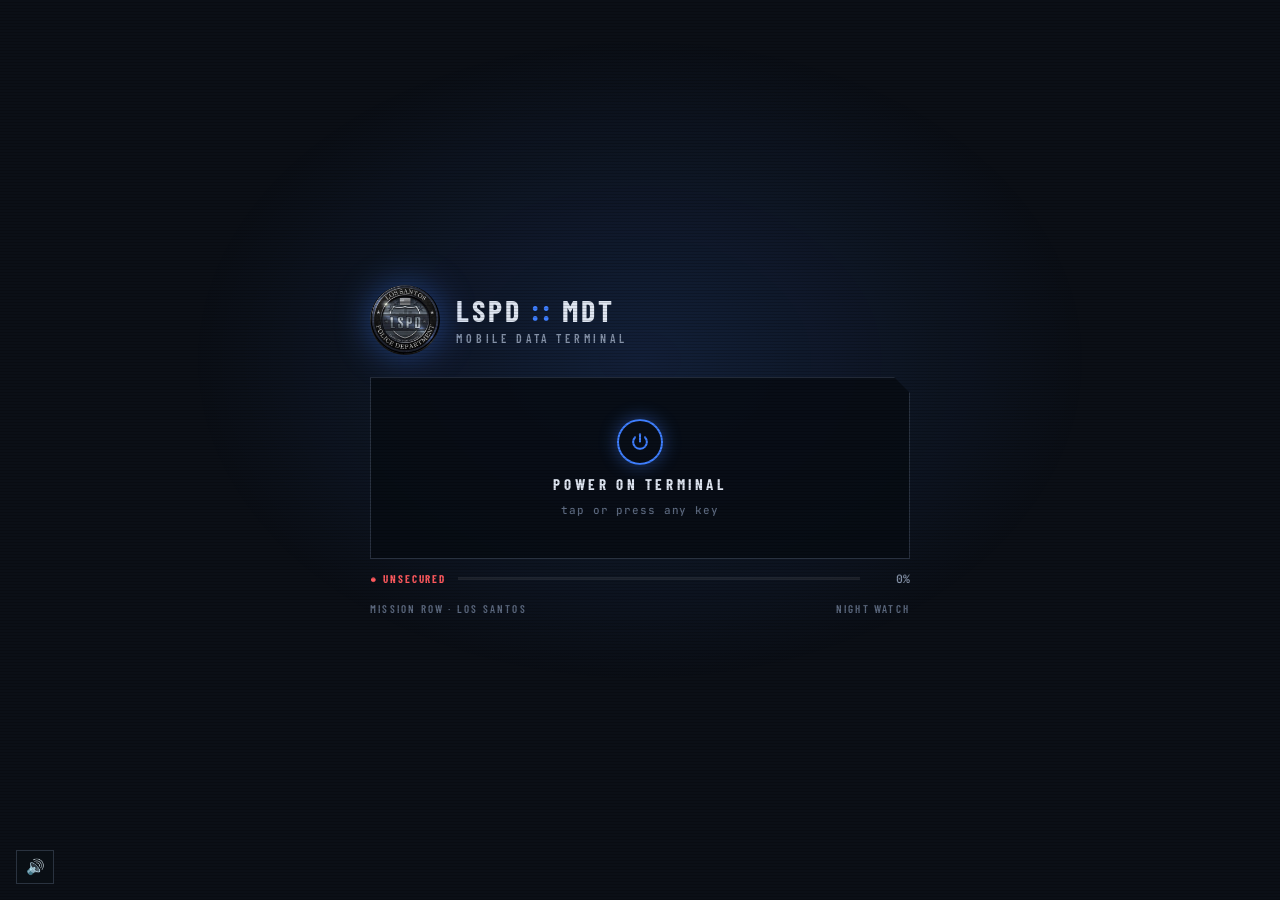
<file: site/index.html>
<!doctype html>
<html lang="en">
<head>
<meta charset="utf-8">
<meta name="viewport" content="width=device-width, initial-scale=1">
<meta name="robots" content="noindex, nofollow">
<meta name="theme-color" content="#0b0f16">
<title>LSPD · Mobile Data Terminal</title>
<link rel="icon" href="img/lspd-badge.png">
<style>html,body{margin:0;height:100%;background:#0b0f16;color:#8592a8;font:13px/1.5 ui-monospace,Consolas,monospace;display:grid;place-items:center}a{color:#8fb2ff}</style>
<script>
  // lspdisthebest.net opens the MDT terminal (power on · sign on).
  // Old links straight to a form (lspdisthebest.net/#academy) still open that form in the forms portal.
  (function () {
    var h = location.hash;
    if (h && h.length > 1) { location.replace("forms.html" + location.search + h); return; }
    location.replace("signon.html" + location.search);
  })();
</script>
</head>
<body><p>Opening the LSPD terminal… <a href="signon.html">Continue</a> · <a href="forms.html">Forms portal</a></p></body>
</html>
</file>
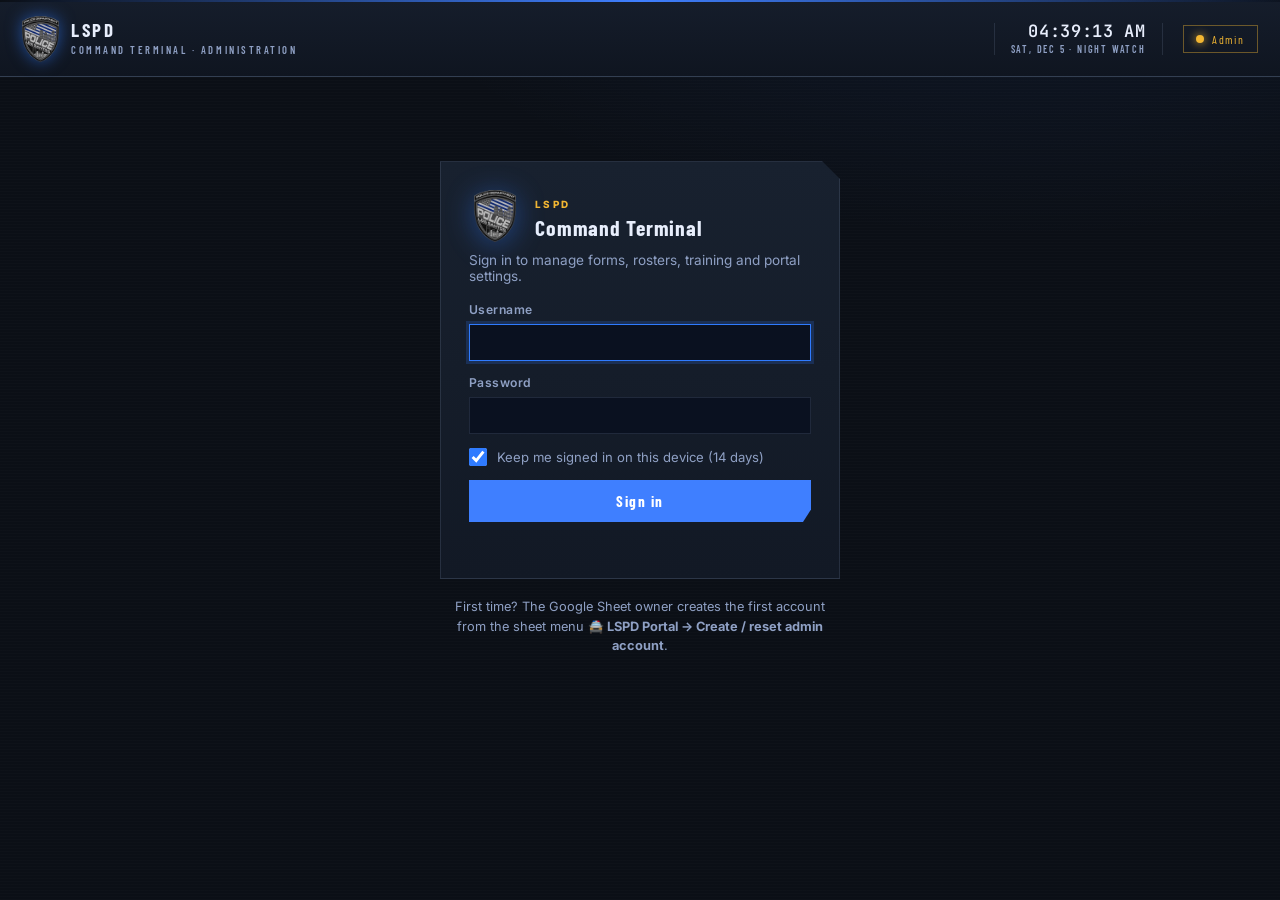
<file: site/admin.html>
<!doctype html>
<html lang="en">
<head>
<meta charset="utf-8">
<meta name="viewport" content="width=device-width, initial-scale=1">
<meta name="robots" content="noindex">
<title>LSPD Admin</title>
<link rel="preconnect" href="https://fonts.googleapis.com"><link rel="preconnect" href="https://fonts.gstatic.com" crossorigin><link href="https://fonts.googleapis.com/css2?family=Inter:wght@400;500;600;700;800&family=Orbitron:wght@600;700;800&family=Black+Ops+One&family=Rajdhani:wght@600;700&family=Saira+Condensed:wght@700;800&display=swap" rel="stylesheet">
<link href="https://fonts.googleapis.com/css2?family=Barlow+Condensed:wght@500;600;700&family=JetBrains+Mono:wght@400;600&display=swap" rel="stylesheet">
<link rel="stylesheet" href="portal.css?v=202610200937">
<style>
  main.adm{max-width:1500px;padding:24px 22px 120px}
  .pill.admin{color:var(--gold);border-color:rgba(242,182,50,.4)}
  .who{font-size:.8rem;color:var(--muted);display:flex;gap:10px;align-items:center}
  .who b{color:var(--text)}
  .btn.sm{padding:8px 12px;font-size:.8rem;border-radius:9px}
  .btn.danger{background:transparent;border:1px solid rgba(255,77,94,.45);color:#ff8a95}
  .btn.danger:hover{background:rgba(255,77,94,.12)}
  .btn.gold{background:linear-gradient(135deg,var(--gold),#d99a12);color:#1a1200}
  .ibtn{background:transparent;border:1px solid var(--line);color:var(--muted);border-radius:8px;width:30px;height:30px;cursor:pointer;font-size:.85rem;flex:none}
  .ibtn:hover{border-color:var(--blue);color:var(--text)}
  .ibtn.x:hover{border-color:var(--red);color:var(--red)}
  .ibtn:disabled{opacity:.3;cursor:default}

  /* login */
  .login{max-width:400px;margin:60px auto 0}
  .login .sec h2{font-size:1.2rem;margin-bottom:4px}
  .login .sec p{color:var(--muted);font-size:.85rem;margin-bottom:18px}
  .login label.f{margin-bottom:14px}
  .login .btn{width:100%}
  .msg{font-size:.85rem;margin-top:12px;color:#ff8a95;min-height:1.2em}

  /* layout */
  .layout{display:grid;grid-template-columns:210px 1fr;gap:22px;align-items:start}
  nav.side{position:sticky;top:90px;display:grid;gap:4px}
  nav.side button{all:unset;cursor:pointer;padding:11px 14px;border-radius:11px;color:var(--muted);font-weight:600;font-size:.9rem;display:flex;gap:10px;align-items:center}
  nav.side button:hover{background:var(--panel2);color:var(--text)}
  nav.side button.on{background:linear-gradient(160deg,var(--panel2),var(--panel));border:1px solid var(--line);color:var(--text)}
  nav.side .sep{height:1px;background:var(--line);margin:8px 4px}
  @media(max-width:900px){.layout{grid-template-columns:1fr} nav.side{position:static;grid-template-columns:repeat(3,1fr)} nav.side .sep{display:none}}

  .pagehead{display:flex;align-items:center;gap:12px;margin-bottom:18px;flex-wrap:wrap}
  .pagehead h2{font-size:1.35rem}
  .pagehead p{color:var(--muted);font-size:.86rem;flex-basis:100%}
  .pagehead .spacer{flex:1}

  /* tables */
  table.list{width:100%;border-collapse:collapse;font-size:.88rem}
  table.list th{text-align:left;color:var(--muted);font-weight:600;font-size:.75rem;letter-spacing:.06em;text-transform:uppercase;padding:8px 10px;border-bottom:1px solid var(--line)}
  table.list td{padding:10px;border-bottom:1px solid var(--line);vertical-align:middle}
  table.list tr:last-child td{border-bottom:0}
  table.list .acts{display:flex;gap:6px;justify-content:flex-end;flex-wrap:wrap}
  .tablewrap{overflow-x:auto}
  .mono{font-family:ui-monospace,Consolas,monospace;font-size:.8rem;color:var(--muted)}
  .badge{display:inline-block;font-size:.7rem;font-weight:700;letter-spacing:.06em;padding:3px 9px;border-radius:999px;border:1px solid var(--line);text-transform:uppercase}
  .badge.live{color:var(--green);border-color:rgba(46,204,113,.45)}
  .badge.soon{color:var(--gold);border-color:rgba(242,182,50,.45)}
  .badge.hidden{color:var(--muted)}
  .badge.owner{color:var(--gold);border-color:rgba(242,182,50,.45)}
  .formrow .ic{font-size:1.4rem;width:42px;height:42px;border-radius:11px;display:grid;place-items:center;background:rgba(47,123,255,.12);border:1px solid rgba(47,123,255,.3)}
  .formrow .t b{display:block}
  .empty-note{color:var(--muted);font-size:.88rem;padding:14px 4px}

  /* editor */
  .editor{display:grid;gap:20px;align-items:start}
  .editor.side{grid-template-columns:minmax(380px,1fr) minmax(380px,1fr)}
  .editor.below,.editor.off{grid-template-columns:minmax(0,860px)}
  .editor.off .preview{display:none}
  .editor>div,.g2>*,.g3>*,label.f,.sub,.blk,details.sec{min-width:0}
  .editor input,.editor select,.editor textarea{max-width:100%;min-width:0}
  .editor.side .g3{grid-template-columns:1fr 1fr}
  .preview{background:var(--bg);box-shadow:-14px 0 24px -18px rgba(0,0,0,.8)}
  .preview{border-radius:12px}
  .editor.side .preview{position:sticky;top:84px;max-height:calc(100vh - 110px);overflow:auto}
  @media(max-width:1150px){.editor.side{grid-template-columns:minmax(0,860px)} .editor.side .preview{position:static;max-height:none}}
  .seg{display:inline-flex;border:1px solid var(--line);border-radius:10px;overflow:hidden}
  .seg button{all:unset;cursor:pointer;padding:7px 12px;font-size:.78rem;font-weight:700;color:var(--muted)}
  .seg button+button{border-left:1px solid var(--line)}
  .seg button.on{background:rgba(47,123,255,.18);color:var(--text)}
  .seg button:hover{color:var(--text)}
  #previewMount [data-b]{cursor:pointer}
  #previewMount tbody[data-b]:hover td{box-shadow:inset 0 0 0 999px rgba(47,123,255,.10)}
  #previewMount tbody[data-b].sel td{box-shadow:inset 0 0 0 999px rgba(242,182,50,.16)}
  #previewMount .hud-b{border-radius:20px;transition:outline-color .2s}
  #previewMount .hud-b:hover{outline:2px dashed rgba(47,123,255,.55);outline-offset:5px}
  #previewMount .hud-b.sel{outline:2px solid rgba(242,182,50,.8);outline-offset:5px}
  .blk.flash{animation:flash 1.4s ease}
  @keyframes flash{0%,60%{border-color:var(--gold);box-shadow:0 0 0 3px rgba(242,182,50,.35)}100%{border-color:var(--line);box-shadow:none}}
  .fullprev{position:fixed;inset:0;z-index:70;background:rgba(3,6,12,.92);overflow:auto;padding:24px 16px 60px;display:none}
  .fullprev.show{display:block}
  .fullprev .in{max-width:1100px;margin:0 auto}
  .fullprev .bar{display:flex;align-items:center;gap:12px;margin-bottom:14px;color:var(--muted);font-size:.85rem}
  .preview .ptitle{font-size:.75rem;letter-spacing:.18em;color:var(--muted);margin:0 0 10px;text-transform:uppercase;display:flex;gap:10px;align-items:center}
  .urow.locked{opacity:.6}
  .acct-q{width:100%;max-width:380px;height:38px;border-radius:9px;border:1px solid var(--line);background:rgba(0,0,0,.25);color:var(--text);padding:0 12px;font:14px Inter,sans-serif}
  .ulist .role-sel{height:auto;min-height:36px;padding:6px 10px;max-width:250px}
  .div-card>summary{text-transform:none!important;letter-spacing:.02em!important;font-size:.95rem!important;color:var(--text)!important}
  .div-card>summary small{color:var(--muted);font-weight:500}
  .div-card{border-left:4px solid var(--dc)!important}
  .div-dot{width:12px;height:12px;border-radius:50%;background:var(--dc);box-shadow:0 0 10px var(--dc)}
  .div-card .body{padding:0 20px 20px}
  .div-h4{font-size:.75rem;letter-spacing:.14em;text-transform:uppercase;color:var(--blue2);margin:4px 0 8px}
  .div-forms{display:grid;gap:6px}
  .div-frow{display:grid;grid-template-columns:minmax(200px,1fr) 2fr;gap:10px;align-items:center;padding:8px 12px;border:1px solid var(--line);border-radius:10px}
  .div-frow.on{border-color:var(--dc);background:rgba(255,255,255,.03)}
  .div-fname{display:flex;align-items:center;gap:9px;cursor:pointer;font-weight:600}
  .div-fname small{color:var(--muted);font-weight:500;font-size:.75rem}
  .div-fauth{display:flex;align-items:center;gap:8px;flex-wrap:wrap}
  .div-fauth select{max-width:260px}
  .div-frow .muted{color:var(--muted);font-size:.78rem}
  @media(max-width:700px){.div-frow{grid-template-columns:1fr}}
  details.sec{padding:0}
  details.sec>summary{list-style:none;cursor:pointer;padding:16px 20px;font-size:.82rem;letter-spacing:.16em;color:var(--blue2);font-weight:700;text-transform:uppercase;display:flex;align-items:center;gap:10px}
  details.sec>summary::-webkit-details-marker{display:none}
  details.sec>summary::after{content:"▸";margin-left:auto;color:var(--muted);transition:.2s}
  details.sec[open]>summary::after{transform:rotate(90deg)}
  details.sec>.body{padding:0 20px 20px;display:grid;gap:14px}
  .g2{display:grid;grid-template-columns:1fr 1fr;gap:12px}
  .g3{display:grid;grid-template-columns:1fr 1fr 1fr;gap:12px}
  @media(max-width:600px){.g2,.g3{grid-template-columns:1fr}}
  .stat{display:grid;gap:2px;padding:8px 16px;border-radius:12px;background:rgba(255,255,255,.04);border:1px solid rgba(110,170,255,.15)}.stat b{font-size:20px}.stat small{font-size:11px;opacity:.65;text-transform:uppercase;letter-spacing:.08em}
  .pcard{padding:14px 18px} .pcard.ready{border-color:rgba(242,182,50,.55)}
  .pc-head{display:flex;gap:12px;align-items:center;cursor:pointer;flex-wrap:wrap}
  .pcs{background:rgba(47,123,255,.14);border-radius:6px;padding:2px 8px;font-size:12px}
  .pc-since{display:flex;gap:10px;align-items:center;margin:14px 0 6px;flex-wrap:wrap} .pc-since input{max-width:180px}
  .pc-task{display:flex;justify-content:space-between;align-items:center;gap:10px;padding:10px 0 4px;border-top:1px solid rgba(255,255,255,.06)}
  .pc-task.done b{color:#86efac}
  .pc-hist{list-style:none;margin:0 0 6px 14px;display:grid;gap:3px;font-size:12.5px;opacity:.85}
  .pc-hist li{display:flex;gap:8px;align-items:center}
  .src{display:grid;grid-template-columns:1.2fr 1fr 1fr 1fr auto;gap:10px;padding:10px;border-radius:10px;background:rgba(255,255,255,.03)}
  @media(max-width:900px){.src{grid-template-columns:1fr 1fr}}
  .hbar{height:8px;border-radius:9px;background:rgba(255,255,255,.06);overflow:hidden}.hbar i{display:block;height:100%;border-radius:9px;background:linear-gradient(90deg,#22d3ee,#8b5cf6)}
  label.f small{display:block;color:var(--muted);font-size:.74rem;margin-top:5px;line-height:1.4}
  .admin input[type=text],.admin input[type=password],.admin input[type=number],.admin select,.admin textarea{padding:9px 11px;font-size:.88rem;border-radius:9px}
  .admin textarea{min-height:70px}
  input[type=password],input[type=number]{width:100%;background:#0a1120;border:1px solid var(--line);color:var(--text);border-radius:11px;padding:12px 14px;font:inherit;outline:none}
  input[type=color]{width:100%;height:38px;background:#0a1120;border:1px solid var(--line);border-radius:9px;padding:3px;cursor:pointer}
  .tog{display:flex;align-items:center;gap:10px;font-size:.86rem;cursor:pointer;user-select:none}
  .tog input{width:18px;height:18px;accent-color:var(--blue)}
  .chips{display:flex;flex-wrap:wrap;gap:6px}
  .chip{font-family:ui-monospace,Consolas,monospace;font-size:.74rem;background:#0a1120;border:1px solid var(--line);border-radius:6px;padding:3px 7px;color:var(--blue2);cursor:pointer}
  .chip:hover{border-color:var(--blue)}
  .help{font-size:.8rem;color:var(--muted);line-height:1.5}

  .blk{border:1px solid var(--line);border-radius:12px;background:#0b1323}
  .blk>summary{list-style:none;cursor:pointer;display:flex;align-items:center;gap:8px;padding:10px 12px}
  .blk>summary::-webkit-details-marker{display:none}
  .blk .ty{font-size:.66rem;font-weight:800;letter-spacing:.1em;text-transform:uppercase;padding:3px 8px;border-radius:6px;background:rgba(47,123,255,.15);color:var(--blue2);flex:none}
  .blk .sm{flex:1;min-width:0;white-space:nowrap;overflow:hidden;text-overflow:ellipsis;font-size:.86rem}
  .blk .bb{padding:4px 12px 14px;display:grid;gap:12px}
  .sub{border:1px dashed #2a3c60;border-radius:10px;padding:12px;display:grid;gap:10px;background:rgba(255,255,255,.015)}
  .subhead{display:flex;align-items:center;gap:6px}
  .subhead b{font-size:.8rem;flex:1;color:var(--muted)}
  .addbar{display:flex;gap:8px;align-items:center}
  .addbar select{flex:1}

  .savebar{position:fixed;left:50%;bottom:18px;transform:translate(-50%,120px);transition:.3s;z-index:40;
    background:var(--panel2);border:1px solid var(--gold);border-radius:14px;padding:12px 14px 12px 18px;display:flex;gap:12px;align-items:center;box-shadow:0 20px 50px rgba(0,0,0,.6);max-width:94vw}
  .savebar.show{transform:translate(-50%,0)}
  .savebar span{font-size:.88rem;color:var(--gold);font-weight:600}
  .result{font-size:.82rem;color:var(--muted)}
  .result.ok{color:var(--green)} .result.bad{color:#ff8a95}
  .modal{position:fixed;inset:0;background:rgba(3,6,12,.7);backdrop-filter:blur(4px);display:none;place-items:center;z-index:60;padding:16px}
  .modal.show{display:grid}
  .modal .sec{width:min(480px,100%);margin:0}
  /* ===== professional layer (sidebar, page headers, settings, hours, progression, admins, activity, account) ===== */
  nav.side{gap:2px;padding:6px;border:1px solid var(--line);border-radius:16px;background:linear-gradient(180deg,rgba(14,22,39,.85),rgba(10,16,30,.85))}
  nav.side .ng{font-size:.6rem;letter-spacing:.2em;text-transform:uppercase;color:#5d6d90;font-weight:800;padding:14px 12px 6px}
  nav.side .ng:first-child{padding-top:8px}
  nav.side .ng.sp{padding:6px 0 0;margin:6px 8px 4px;border-top:1px solid var(--line)}
  nav.side button{padding:9px 12px;border-radius:10px;font-size:.86rem;font-weight:500;gap:11px;border:1px solid transparent;position:relative}
  nav.side button svg{width:17px;height:17px;flex:none;fill:none;stroke:currentColor;stroke-width:1.8;stroke-linecap:round;stroke-linejoin:round;opacity:.8}
  nav.side button.on{background:rgba(47,123,255,.12);border-color:rgba(47,123,255,.28);color:#fff;font-weight:600}
  nav.side button.on::before{content:"";position:absolute;left:-7px;top:9px;bottom:9px;width:3px;border-radius:3px;background:var(--blue)}
  nav.side button.on svg{opacity:1;color:var(--blue2)}
  @media(max-width:900px){nav.side{grid-template-columns:repeat(2,1fr)} nav.side .ng{grid-column:1/-1;padding:8px 8px 2px} nav.side button.on::before{display:none}}
  .pagehead.v2{align-items:flex-end;padding-bottom:16px;margin-bottom:20px;border-bottom:1px solid var(--line)}
  .pagehead.v2 .ph-t{display:grid;gap:3px}
  .ph-kicker{font-size:.62rem;letter-spacing:.22em;text-transform:uppercase;color:var(--gold);font-weight:800}
  .pagehead.v2 h2{font-size:1.5rem;font-weight:800;letter-spacing:-.01em}
  .pagehead.v2 p{margin-top:2px}
  .sec.flush{padding:0;overflow:hidden}
  /* KPI strip */
  .kpis{display:grid;grid-template-columns:repeat(auto-fit,minmax(150px,1fr));gap:10px;margin-bottom:16px}
  .kpi{padding:12px 16px;border-radius:12px;background:var(--panel);border:1px solid var(--line);display:grid;gap:4px;align-content:start;min-width:0}
  .kpi.wide{grid-column:span 2}
  .kpi small{font-size:.62rem;letter-spacing:.16em;text-transform:uppercase;color:var(--muted);font-weight:700}
  .kpi b{font-size:1.45rem;font-weight:800;font-variant-numeric:tabular-nums;line-height:1.1}
  .kpi b.g{color:var(--gold)}
  .kpi select{height:34px;padding:0 10px;font-size:.85rem}
  @media(max-width:600px){.kpi.wide{grid-column:auto}}
  .note-line{margin:-6px 2px 14px}
  .pg .sec.empty-note{padding:18px 20px}
  .toolbar{display:flex;gap:10px;align-items:center;margin-bottom:14px;flex-wrap:wrap}
  .toolbar input{flex:1;min-width:200px;max-width:380px;height:38px}
  .toolbar .seg{margin-left:auto}
  /* Settings: index + label/control rows */
  .set-wrap{display:grid;grid-template-columns:190px minmax(0,1fr);gap:22px;align-items:start}
  .set-toc{position:sticky;top:96px;display:grid;gap:2px}
  .set-toc a{display:flex;gap:10px;align-items:center;padding:8px 10px;border-radius:9px;color:var(--muted);font-size:.84rem;cursor:pointer;text-decoration:none}
  .set-toc a:hover{background:var(--panel2);color:var(--text)}
  .set-toc .n{font-family:ui-monospace,Consolas,monospace;font-size:.7rem;color:#5d6d90}
  .set-main{display:grid;gap:16px}
  .pg-settings .set-panel{padding:0;scroll-margin-top:96px;gap:0!important}
  .pg-settings .set-panel>h3{margin:0;padding:16px 22px;font-size:.95rem;letter-spacing:0;text-transform:none;color:var(--text);font-weight:700;border-bottom:1px solid var(--line);background:rgba(255,255,255,.015)}
  .pg-settings .set-panel>*:not(h3){margin:0 22px}
  .pg-settings .set-panel>*:not(h3):first-of-type{margin-top:0}
  .pg-settings .set-panel>p.help{padding:14px 0 0}
  .pg-settings .set-panel>:last-child{margin-bottom:18px}
  .pg-settings .set-panel label.f,.pg-settings .set-panel .g2>label.f,.pg-settings .set-panel .g3>label.f{display:grid;grid-template-columns:minmax(180px,34%) minmax(0,1fr);column-gap:24px;row-gap:2px;align-items:start;padding:14px 0;border-bottom:1px solid rgba(255,255,255,.05)}
  .pg-settings .set-panel label.f>span{grid-column:1;grid-row:1;padding-top:9px;font-size:.84rem;font-weight:600;color:var(--text)}
  .pg-settings .set-panel label.f>small{grid-column:1;grid-row:2;margin-top:0}
  .pg-settings .set-panel label.f>:not(span):not(small){grid-column:2;grid-row:1/span 2}
  .pg-settings .set-panel .g2,.pg-settings .set-panel .g3{grid-template-columns:1fr;gap:0}
  .pg-settings .set-panel>.tog,.pg-settings .set-panel .g2>.tog{padding:14px 0 14px calc(min(34%,9999px) + 24px);border-bottom:1px solid rgba(255,255,255,.05)}
  .pg-settings .set-panel>div:not(.g2):not(.g3):not(.sub){padding:12px 0}
  @media(max-width:1000px){.set-wrap{grid-template-columns:1fr}.set-toc{display:none}}
  @media(max-width:700px){.pg-settings .set-panel label.f{grid-template-columns:1fr}.pg-settings .set-panel label.f>*{grid-column:1!important;grid-row:auto!important}.pg-settings .set-panel>.tog{padding-left:0}}
  /* Hours tables */
  .pg-hours .sec h3{font-size:.95rem;letter-spacing:0;text-transform:none;color:var(--text)}
  .pg-hours table.list td{padding:9px 10px}
  /* Progression admin board */
  .aboard .ab-row{display:grid;grid-template-columns:minmax(230px,1.6fr) repeat(var(--cols),minmax(52px,.6fr)) minmax(170px,1fr);align-items:center;min-height:50px;border-top:1px solid rgba(255,255,255,.05);cursor:pointer}
  .aboard .ab-row>span{padding:8px 12px}
  .aboard .ab-th{min-height:40px;border-top:0;background:rgba(255,255,255,.02);font-size:.64rem;letter-spacing:.14em;text-transform:uppercase;color:var(--muted);cursor:default}
  .aboard .ab-row:not(.ab-th):hover{background:rgba(47,123,255,.05)}
  .aboard .ab-row.open{background:rgba(47,123,255,.08)}
  .aboard .ab-row.ready{box-shadow:inset 3px 0 0 var(--green)}
  .aboard .ab-row.dl-warn{box-shadow:inset 3px 0 0 #f5c542} .aboard .ab-row.dl-over{box-shadow:inset 3px 0 0 #dc2626;background:rgba(220,38,38,.05)}
  .ab-task .acts{flex-wrap:nowrap;align-items:center} .ab-task .acts input.ab-date{width:150px!important;flex:none;height:32px;padding:0 8px;font-size:.8rem}
  .aboard .c{text-align:center}
  .aboard .r{display:flex;gap:10px;align-items:center;justify-content:flex-end}
  .ab-who{display:flex;gap:10px;align-items:center;min-width:0}
  .ab-who code{font-family:ui-monospace,Consolas,monospace;font-size:.74rem;color:var(--blue2);background:rgba(47,123,255,.1);border-radius:5px;padding:2px 6px}
  .ab-who b{font-weight:600;white-space:nowrap;overflow:hidden;text-overflow:ellipsis}
  .ab-who small{font-size:.68rem;color:#fcd34d;white-space:nowrap} .ab-who small.ok{color:#86efac}
  .ab-c{font-style:normal;display:inline-grid;place-items:center;min-width:28px;height:22px;border-radius:6px;font-size:.72rem;font-weight:700}
  .ab-c.ok{background:rgba(46,204,113,.14);color:#4ade80} .ab-c.pt{background:rgba(255,255,255,.06);padding:0 6px}
  .ab-c.no,.ab-c.lk{color:rgba(255,255,255,.25)} .ab-c.ex{background:rgba(167,139,250,.12);color:#c4b5fd;font-size:.6rem;padding:0 5px}
  .aboard .bar{width:80px;height:5px;border-radius:9px;background:rgba(255,255,255,.07);overflow:hidden}.aboard .bar i{display:block;height:100%;background:var(--blue)}
  .aboard .ready .bar i{background:var(--gold)}
  .aboard em.rd{font-style:normal;font-size:.58rem;font-weight:800;letter-spacing:.12em;text-transform:uppercase;color:#1a1405;background:var(--gold);border-radius:4px;padding:2px 6px}
  .ab-detail{padding:4px 18px 16px;background:rgba(47,123,255,.04);border-top:1px solid rgba(47,123,255,.12)}
  .ab-since{display:flex;gap:10px;align-items:center;padding:12px 0;flex-wrap:wrap;font-size:.84rem}
  .ab-since input{max-width:170px;height:34px;padding:0 10px}
  .ab-task{display:grid;grid-template-columns:minmax(260px,1.2fr) 2fr auto;gap:14px;align-items:center;padding:10px 0;border-top:1px solid rgba(255,255,255,.05)}
  .ab-tt{display:flex;gap:10px;align-items:center;min-width:0}
  .ab-tt .n{width:20px;height:20px;flex:none;border-radius:6px;display:grid;place-items:center;font-size:.66rem;font-weight:800;background:rgba(255,255,255,.07);color:var(--muted)}
  .ab-task.done .ab-tt .n{background:rgba(46,204,113,.2);color:#4ade80}
  .ab-tt b{font-weight:600;font-size:.86rem}
  .ab-tt .st{font-size:.72rem;color:var(--muted);white-space:nowrap;margin-left:auto}
  .ab-hist{display:flex;flex-wrap:wrap;gap:6px}
  .hchip{display:inline-flex;gap:6px;align-items:center;font-size:.72rem;color:var(--muted);background:rgba(255,255,255,.04);border:1px solid rgba(255,255,255,.07);border-radius:999px;padding:3px 4px 3px 10px}
  .hchip.old{opacity:.55;text-decoration:line-through}
  .hchip button{all:unset;cursor:pointer;width:18px;height:18px;border-radius:50%;display:grid;place-items:center;color:var(--muted)}
  .hchip button:hover{background:rgba(255,77,94,.18);color:#ff8a95}
  @media(max-width:900px){.ab-task{grid-template-columns:1fr}.aboard .ab-row{grid-template-columns:1fr auto}.aboard .ab-row .c{display:none}}
  details.setup-fold{margin-top:16px;padding:0}
  details.sec.setup-fold>summary{list-style:none;cursor:pointer;padding:16px 20px;display:grid;gap:2px;text-transform:none;letter-spacing:0;color:var(--text)}
  details.sec.setup-fold>summary::after{display:none}
  details.setup-fold>summary::-webkit-details-marker{display:none}
  details.setup-fold>summary span{font-weight:700;font-size:.95rem;letter-spacing:0}
  details.setup-fold>summary span::after{content:" ▸";color:var(--muted)}
  details.setup-fold[open]>summary span::after{content:" ▾"}
  details.setup-fold>summary small{color:var(--muted);font-size:.78rem}
  details.setup-fold .fold-part{padding:0 20px 18px;display:grid;gap:14px}
  /* Admins */
  .ulist .urow{display:grid;grid-template-columns:44px 1fr auto auto;gap:14px;align-items:center;padding:14px 20px;border-top:1px solid rgba(255,255,255,.05)}
  .ulist .urow:first-child{border-top:0}
  .av{width:40px;height:40px;border-radius:12px;display:grid;place-items:center;font-weight:800;font-size:.85rem;letter-spacing:.04em;background:rgba(47,123,255,.16);color:var(--blue2);border:1px solid rgba(47,123,255,.3)}
  .av.owner{background:rgba(242,182,50,.14);color:var(--gold);border-color:rgba(242,182,50,.35)}
  .av.big{width:68px;height:68px;border-radius:18px;font-size:1.3rem}
  .who-t{display:flex;flex-wrap:wrap;align-items:center;gap:4px 8px;min-width:0}
  .who-t small{flex-basis:100%;color:var(--muted);font-size:.76rem}
  .you{font-size:.6rem;font-weight:800;letter-spacing:.1em;text-transform:uppercase;color:var(--blue2);background:rgba(47,123,255,.12);border-radius:4px;padding:2px 6px}
  .rpill{font-size:.66rem;font-weight:800;letter-spacing:.12em;text-transform:uppercase;padding:4px 10px;border-radius:999px;border:1px solid var(--line);color:var(--muted)}
  .rpill.owner{color:var(--gold);border-color:rgba(242,182,50,.4)}
  .role-sel{width:auto;height:32px;padding:0 10px;font-size:.8rem}
  @media(max-width:700px){.ulist .urow{grid-template-columns:40px 1fr}.ulist .urow>.acts,.ulist .urow>select,.ulist .urow>.rpill{grid-column:2}}
  .staff-box{border:1px solid var(--line,rgba(255,255,255,.1));border-radius:12px;padding:12px 14px;display:grid;gap:8px}
  .staff-hd{display:flex;align-items:baseline;gap:10px;flex-wrap:wrap}
  .staff-list{display:grid;grid-template-columns:repeat(auto-fill,minmax(240px,1fr));gap:6px;max-height:260px;overflow:auto}
  .staff-row{display:flex;align-items:center;gap:8px;padding:7px 9px;border-radius:9px;border:1px solid rgba(255,255,255,.08);cursor:pointer;font-size:.86rem}
  .staff-row.on{border-color:rgba(47,123,255,.7);background:rgba(47,123,255,.1)}
  .staff-row small{margin-left:auto;color:var(--muted);font-size:.72rem}
  /* MDT Preview */
  .pv-top{display:grid;gap:8px}
  .pv-ctl{display:flex;gap:10px;flex-wrap:wrap;align-items:center}
  .pv-ctl .acct-q{flex:1 1 260px}
  .pv-lv{display:flex;align-items:center;gap:8px;color:var(--muted);font-size:.8rem}
  .pv-group+.pv-group{border-top:1px solid rgba(255,255,255,.06)}
  .pv-gh{display:flex;align-items:center;gap:10px;padding:14px 20px 8px;position:sticky;top:0;background:inherit}
  .pv-gh b{font-size:.78rem;letter-spacing:.12em;text-transform:uppercase;color:var(--blue2)}
  .pv-gh small{color:var(--muted);font-size:.74rem;margin-right:auto}
  .pv-row{display:grid;grid-template-columns:70px 1fr auto;gap:12px;align-items:center;padding:9px 20px;border-top:1px solid rgba(255,255,255,.04)}
  .pv-row:hover{background:rgba(47,123,255,.06)}
  .pv-cs{font:700 .8rem ui-monospace,Consolas,monospace;color:var(--blue2)}
  .pv-n{display:flex;flex-direction:column;min-width:0}
  .pv-n small{color:var(--muted);font-size:.74rem}
  @media(max-width:600px){.pv-row{grid-template-columns:56px 1fr}.pv-row>.btn{grid-column:2;justify-self:start}}
  /* Activity timeline */
  .tlwrap{margin-bottom:12px}
  .tl-day{padding:10px 20px;font-size:.66rem;letter-spacing:.18em;text-transform:uppercase;font-weight:800;color:var(--muted);background:rgba(255,255,255,.02);border-bottom:1px solid var(--line)}
  .tl-row{display:grid;grid-template-columns:32px 1fr auto;gap:12px;align-items:start;padding:11px 20px;border-top:1px solid rgba(255,255,255,.04)}
  .tl-row:first-child{border-top:0}
  .tl-ic{width:30px;height:30px;border-radius:9px;display:grid;place-items:center;background:rgba(255,255,255,.05);color:var(--muted)}
  .tl-ic svg{width:15px;height:15px;fill:none;stroke:currentColor;stroke-width:1.9;stroke-linecap:round;stroke-linejoin:round}
  .tl-ic.sign-in{color:#86efac;background:rgba(46,204,113,.1)} .tl-ic.forms{color:var(--blue2);background:rgba(47,123,255,.12)}
  .tl-ic.training{color:var(--gold);background:rgba(242,182,50,.1)} .tl-ic.accounts{color:#c4b5fd;background:rgba(167,139,250,.12)}
  .tl-t{min-width:0;padding-top:1px}
  .tl-t b{font-weight:600;font-size:.88rem}
  .tl-by{margin-left:8px;font-size:.72rem;color:var(--muted);background:rgba(255,255,255,.05);border-radius:999px;padding:1px 8px}
  .tl-t small{display:block;color:var(--muted);font-size:.8rem;margin-top:2px;line-height:1.45}
  .tl-row time{font-size:.74rem;color:var(--muted);font-variant-numeric:tabular-nums;padding-top:4px;white-space:nowrap}
  /* Account */
  .acc-grid{display:grid;grid-template-columns:minmax(260px,340px) minmax(0,520px);gap:16px;align-items:start}
  .acc-card{display:grid;justify-items:start;gap:10px}
  .acc-card h3{font-size:1.2rem;letter-spacing:0;text-transform:none;color:var(--text);margin-top:4px}
  .acc-dl{display:grid;gap:10px;margin:8px 0 6px;width:100%}
  .acc-dl div{display:grid;gap:1px;padding-top:10px;border-top:1px solid rgba(255,255,255,.06)}
  .acc-dl dt{font-size:.62rem;letter-spacing:.16em;text-transform:uppercase;color:var(--muted);font-weight:700}
  .acc-dl dd{margin:0;font-size:.86rem}
  .acc-pw{display:grid;gap:14px}
  .acc-pw h3{font-size:1rem;letter-spacing:0;text-transform:none;color:var(--text)}
  .pwm{height:4px;border-radius:9px;background:rgba(255,255,255,.07);margin-top:8px;overflow:hidden}
  .pwm i{display:block;height:100%;width:0;transition:.3s;background:var(--red)}
  .pwm[data-s=ok] i{background:var(--gold)} .pwm[data-s=strong] i{background:var(--green)}
  @media(max-width:800px){.acc-grid{grid-template-columns:1fr}}
  /* Login */
  .login .sec{padding:28px}
  .login .keep{margin:2px 0 14px;font-size:.82rem;color:var(--muted)}
  .syncing{display:none;align-items:center;gap:7px;font-size:.72rem;color:var(--muted);margin-right:6px}
  .syncing.on{display:inline-flex}
  .syncing i{width:8px;height:8px;border-radius:50%;background:var(--blue2);animation:syncp 1s ease-in-out infinite}
  @keyframes syncp{50%{opacity:.25}}
  .lg-brand{display:flex;gap:14px;align-items:center;margin-bottom:10px}
  .lg-brand img{width:52px;height:52px;object-fit:contain;filter:drop-shadow(0 4px 14px rgba(47,123,255,.4))}
  .lg-brand span{font-size:.62rem;letter-spacing:.24em;color:var(--gold);font-weight:800}
  .login .lg-brand h2{font-size:1.35rem;margin:2px 0 0}
.hchip.failed{border-color:rgba(248,113,113,.45);color:#fca5a5;background:rgba(248,113,113,.08)}

  /* ===== Command Terminal skin: the same patrol-computer look as the new portal ===== */
  body.admin{--line:rgba(160,184,220,.14);--panel:#121925;--panel2:#18212f;background:#0b0f16;
    background-image:radial-gradient(1200px 700px at 80% -20%,rgba(63,127,255,.11),transparent 60%),repeating-linear-gradient(0deg,rgba(255,255,255,.012) 0 1px,transparent 1px 3px);background-attachment:fixed}
  body.admin .lightbar{height:2px;background:linear-gradient(90deg,transparent,#3f7fff,transparent);animation:none}
  body.admin header.top{background:linear-gradient(180deg,#151d2b,#0f1520);border-bottom:1px solid rgba(160,184,220,.22);backdrop-filter:none}
  body.admin .brand b{font:700 19px/1 "Barlow Condensed",sans-serif;letter-spacing:.14em}
  body.admin .brand small{font:600 10.5px/1.4 "Barlow Condensed",sans-serif;letter-spacing:.24em;margin-top:2px}
  .ct-clock{text-align:right;padding:0 16px;border-left:1px solid var(--line);border-right:1px solid var(--line);margin-right:6px}
  .ct-clock b{display:block;font:600 17px/1 "JetBrains Mono",monospace;letter-spacing:.04em}
  .ct-clock small{display:block;margin-top:3px;font:600 10px "Barlow Condensed",sans-serif;letter-spacing:.18em;color:var(--muted)}
  @media(max-width:700px){.ct-clock{display:none}}
  body.admin h1,body.admin .head h2,body.admin .ph h2,body.admin main h2{font-family:"Barlow Condensed",sans-serif;letter-spacing:.04em}
  body.admin .sec{border-radius:0;background:linear-gradient(180deg,#18212f,#121925);clip-path:polygon(0 0,calc(100% - 14px) 0,100% 14px,100% 100%,0 100%)}
  body.admin details.sec>summary,body.admin .sec>h3{font-family:"Barlow Condensed",sans-serif;font-weight:700;letter-spacing:.18em}
  body.admin .kpi{border-radius:0;clip-path:polygon(0 0,calc(100% - 10px) 0,100% 10px,100% 100%,0 100%);background:linear-gradient(180deg,#18212f,#121925)}
  body.admin .kpi small{font-family:"Barlow Condensed",sans-serif;letter-spacing:.18em;font-size:.68rem}
  body.admin .kpi b{font:700 1.9rem/1.05 "Barlow Condensed",sans-serif}
  body.admin nav.side{background:#0e141e;border:1px solid var(--line);padding:12px 10px;gap:2px;border-radius:0;clip-path:polygon(0 0,calc(100% - 12px) 0,100% 12px,100% 100%,0 100%)}
  body.admin nav.side .ng{font:600 10.5px/1 "Barlow Condensed",sans-serif;letter-spacing:.2em;color:#5d6a80;padding:12px 10px 6px;display:flex;align-items:center;gap:8px}
  body.admin nav.side .ng::after{content:"";flex:1;height:1px;background:var(--line)}
  body.admin nav.side button{border-radius:0;padding:9px 12px;font-size:.88rem;position:relative}
  body.admin nav.side button.on{background:rgba(63,127,255,.12);border:0;color:#fff}
  body.admin nav.side button.on::before{content:"";position:absolute;left:-10px;top:6px;bottom:6px;width:3px;background:#3f7fff}
  body.admin nav.side svg{stroke:#9fb1cf}
  body.admin .btn{border-radius:0}
  body.admin .btn.primary{background:#3f7fff;box-shadow:none;font-family:"Barlow Condensed",sans-serif;letter-spacing:.1em;font-size:.95rem;clip-path:polygon(0 0,100% 0,100% 70%,calc(100% - 8px) 100%,0 100%)}
  body.admin .btn.sm{border-radius:0}
  body.admin input,body.admin select,body.admin textarea{border-radius:0!important}
  body.admin .badge,body.admin .rpill{border-radius:0;font-family:"Barlow Condensed",sans-serif;letter-spacing:.14em}
  body.admin .pill{border-radius:0;font-family:"Barlow Condensed",sans-serif;letter-spacing:.16em}
  body.admin .urow,body.admin .ab-row{border-radius:0}
  body.admin .av{border-radius:0}
  body.admin .pagehead{border-bottom:1px solid var(--line);padding-bottom:14px;margin-bottom:18px}
  body.admin .pagehead h2{font:700 2rem/1 "Barlow Condensed",sans-serif;letter-spacing:.03em}
  body.admin .ph-kicker{font:600 11px "Barlow Condensed",sans-serif;letter-spacing:.24em;color:#8fb2ff}
  body.admin .login .sec{clip-path:polygon(0 0,calc(100% - 18px) 0,100% 18px,100% 100%,0 100%)}
  body.admin .savebar{border-radius:0;clip-path:polygon(0 0,100% 0,100% 100%,12px 100%,0 calc(100% - 12px))}
</style>
</head>
<body class="admin">
<div class="lightbar"></div>
<header class="top">
  <div class="top-in" style="max-width:1500px">
    <a class="brand" href="mdt.html#home" title="MDT dashboard">
      <img class="brand-logo" id="brandLogo" src="img/lspd-patch.png" alt="LSPD">
      <div><b>LSPD</b><small>COMMAND TERMINAL · ADMINISTRATION</small></div>
    </a>
    <div class="spacer"></div>
    <div class="ct-clock"><b id="ctClock">--:--:--</b><small id="ctDate"></small></div>
    <span class="syncing" id="syncing"><i></i>Syncing</span>
    <div class="who" id="who" style="display:none"><span>Signed in as <b id="whoName"></b> <span class="badge" id="whoRole"></span></span><button class="btn ghost sm" id="logoutBtn">Log out</button></div>
    <div class="pill admin" id="adminPill"><span class="dot" style="background:var(--gold);box-shadow:0 0 10px var(--gold)"></span> Admin</div>
  </div>
</header>

<main class="adm">
  <!-- LOGIN -->
  <section id="loginView" class="login" style="display:none">
    <form class="sec" id="loginForm" autocomplete="on">
      <div class="lg-brand"><img src="img/lspd-patch.png" alt=""><div><span>LSPD</span><h2>Command Terminal</h2></div></div>
      <p>Sign in to manage forms, rosters, training and portal settings.</p>
      <label class="f"><span>Username</span><input type="text" id="lgUser" autocomplete="username" required></label>
      <label class="f"><span>Password</span><input type="password" id="lgPass" autocomplete="current-password" required></label>
      <label class="tog keep"><input type="checkbox" id="lgKeep" checked> Keep me signed in on this device (14 days)</label>
      <button class="btn primary" id="lgBtn">Sign in</button>
      <div class="msg" id="lgMsg"></div>
    </form>
    <p class="help" style="text-align:center">First time? The Google Sheet owner creates the first account from the sheet menu <b>🚔 LSPD Portal → Create / reset admin account</b>.</p>
  </section>

  <!-- APP -->
  <section id="appView" style="display:none">
    <div class="layout">
      <nav class="side" id="nav">
        <div class="ng">Build</div>
<button data-tab="forms"><svg viewBox="0 0 24 24"><path d="M6 3h9l4 4v14H6z"/><path d="M14 3v5h5M9 13h7M9 17h5"/></svg><span>Forms</span></button>
<button data-tab="webhooks"><svg viewBox="0 0 24 24"><path d="M10 14a4 4 0 0 0 5.7 0l3-3a4 4 0 0 0-5.7-5.7l-1 1"/><path d="M14 10a4 4 0 0 0-5.7 0l-3 3a4 4 0 0 0 5.7 5.7l1-1"/></svg><span>Webhooks</span></button>
        <div class="ng">Operations</div>
<button data-tab="hours"><svg viewBox="0 0 24 24"><circle cx="12" cy="13" r="8"/><path d="M12 9v4l3 2M9 2h6"/></svg><span>Hours</span></button>
<button data-tab="promo"><svg viewBox="0 0 24 24"><path d="M5 15l7-5 7 5M5 20l7-5 7 5M5 10l7-5 7 5"/></svg><span>Progression</span></button>
<button data-tab="divisions"><svg viewBox="0 0 24 24"><path d="M12 2l8 4v6c0 5-3.5 8.5-8 10-4.5-1.5-8-5-8-10V6z"/><path d="M9 12l2 2 4-4"/></svg><span>Division Command</span></button>
        <div class="ng">Administration</div>
<button data-tab="settings"><svg viewBox="0 0 24 24"><circle cx="12" cy="12" r="3"/><path d="M19.4 15a1.7 1.7 0 0 0 .3 1.8l.1.1a2 2 0 1 1-2.8 2.8l-.1-.1a1.7 1.7 0 0 0-1.8-.3 1.7 1.7 0 0 0-1 1.5V21a2 2 0 1 1-4 0v-.1a1.7 1.7 0 0 0-1.1-1.5 1.7 1.7 0 0 0-1.8.3l-.1.1a2 2 0 1 1-2.8-2.8l.1-.1a1.7 1.7 0 0 0 .3-1.8 1.7 1.7 0 0 0-1.5-1H3a2 2 0 1 1 0-4h.1a1.7 1.7 0 0 0 1.5-1.1 1.7 1.7 0 0 0-.3-1.8l-.1-.1a2 2 0 1 1 2.8-2.8l.1.1a1.7 1.7 0 0 0 1.8.3H9a1.7 1.7 0 0 0 1-1.5V3a2 2 0 1 1 4 0v.1a1.7 1.7 0 0 0 1 1.5 1.7 1.7 0 0 0 1.8-.3l.1-.1a2 2 0 1 1 2.8 2.8l-.1.1a1.7 1.7 0 0 0-.3 1.8V9a1.7 1.7 0 0 0 1.5 1H21a2 2 0 1 1 0 4h-.1a1.7 1.7 0 0 0-1.5 1z"/></svg><span>Portal Settings</span></button>
<button data-tab="perms"><svg viewBox="0 0 24 24"><path d="M12 3l7 3v6c0 4.5-3 7.5-7 9-4-1.5-7-4.5-7-9V6z"/><path d="M9 12l2 2 4-4"/></svg><span>Permissions</span></button>
<button data-tab="mdtview"><svg viewBox="0 0 24 24"><path d="M2 12s3.5-7 10-7 10 7 10 7-3.5 7-10 7S2 12 2 12z"/><circle cx="12" cy="12" r="3"/></svg><span>MDT Preview</span></button>
<button data-tab="fleet"><svg viewBox="0 0 24 24"><path d="M4 16v-4l2-5h12l2 5v4M4 16h16M4 16v2h3v-2M17 16v2h3v-2M7 12h10"/></svg><span>Fleet &amp; Uniforms</span></button>
<button data-tab="accounts"><svg viewBox="0 0 24 24"><rect x="3" y="5" width="18" height="14" rx="2"/><circle cx="9" cy="12" r="2.5"/><path d="M14 10h4M14 14h3"/></svg><span>Officer Accounts</span></button>
<button data-tab="discord"><svg viewBox="0 0 24 24"><path d="M8 7.5c2.6-1 5.4-1 8 0M7 16.5c3.2 1.2 6.8 1.2 10 0M6.5 7.5 4 15.5c1.4 1.3 3 2 4.5 2.3l1-2M17.5 7.5l2.5 8c-1.4 1.3-3 2-4.5 2.3l-1-2"/><circle cx="9.5" cy="12" r="1.2"/><circle cx="14.5" cy="12" r="1.2"/></svg><span>Discord</span></button>
<button data-tab="admins"><svg viewBox="0 0 24 24"><circle cx="9" cy="8" r="3.5"/><path d="M2.5 20a6.5 6.5 0 0 1 13 0M16 4.5a3.5 3.5 0 0 1 0 7M18.5 14a6 6 0 0 1 3 6"/></svg><span>Admins</span></button>
<button data-tab="activity"><svg viewBox="0 0 24 24"><path d="M3 12h4l3-8 4 16 3-8h4"/></svg><span>Activity Log</span></button>
        <div class="ng sp"></div>
<button data-tab="account"><svg viewBox="0 0 24 24"><rect x="4" y="10" width="16" height="11" rx="2"/><path d="M8 10V7a4 4 0 0 1 8 0v3"/></svg><span>My Account</span></button>
      </nav>
      <div id="page"></div>
    </div>
  </section>
  <div class="loading" id="bootMsg">Loading…</div>
</main>

<div class="savebar" id="savebar">
  <span>● Unsaved changes</span>
  <button class="btn ghost sm" id="discardBtn">Discard</button>
  <button class="btn gold sm" id="saveBtn">Save &amp; publish</button>
</div>
<div class="modal" id="modal"><div class="sec" id="modalBody"></div></div>
<div class="toast" id="toast"></div>

<script src="templates.js?v=1"></script>
<script src="forms.js?v=202611090900"></script>
<script>
/* =====================================================================
   STATE + API
   ===================================================================== */
const $ = id => document.getElementById(id);
// Sign-in token: kept in this browser for 14 days when "Keep me signed in" is ticked, otherwise until the tab closes.
let TOKEN = null;
try { TOKEN = localStorage.getItem("lspd_admin_token") || sessionStorage.getItem("lspd_admin_token"); } catch (e) {}
function saveToken(t, remember) {
  TOKEN = t;
  try { localStorage.removeItem("lspd_admin_token"); sessionStorage.removeItem("lspd_admin_token"); (remember ? localStorage : sessionStorage).setItem("lspd_admin_token", t); } catch (e) {}
}
const SNAP_KEY = "lspd_admin_snap";      // last loaded portal, so the admin opens instantly next time and refreshes behind the scenes
function saveSnap(res) { try { localStorage.setItem(SNAP_KEY, JSON.stringify({ me: res.me, config: res.config, webhooks: res.webhooks, backend: res.backend, admins: res.admins, log: (res.log || []).slice(0, 60), snapshot: res.snapshot || SNAP || null, at: Date.now() })); } catch (e) {} }
let ME = null, CFG = null, BASE = "", VERSION = 0, HOOKS = [], ADMINS = [], LOG = [], SNAP = null, BACKEND_HAVE = 0, CIDCMD = null;
let TAB = "forms", EDIT = null;           // EDIT = id of form being edited
let PV = "side";                          // preview layout: side | below | off
try { PV = localStorage.getItem("lspd_admin_preview") || "side"; } catch (e) {}
const OPEN = new WeakSet();               // which block cards are expanded

function toast(msg, type) {
  const t = $("toast"); t.textContent = msg; t.className = "toast show " + (type || "");
  clearTimeout(toast._t); toast._t = setTimeout(() => t.className = "toast", 4800);
}
async function api(action, data) {
  const res = await Portal.post(Object.assign({ action: action, token: TOKEN }, data || {}));
  if (res.error === "AUTH") { signedOut(res.message); throw new Error(res.message); }
  if (!res.ok) throw new Error(res.message || res.error || "Request failed");
  return res;
}
const clone = o => JSON.parse(JSON.stringify(o));
function isDirty() { return CFG && JSON.stringify(CFG) !== BASE; }
function dirty() { $("savebar").classList.toggle("show", isDirty()); }

/* =====================================================================
   DOM HELPERS
   ===================================================================== */
function h(tag, attrs, ...kids) {
  const el = document.createElement(tag);
  Object.entries(attrs || {}).forEach(([k, v]) => {
    if (v == null || v === false) return;
    if (k === "class") el.className = v;
    else if (k === "text") el.textContent = v;
    else if (k.startsWith("on")) el.addEventListener(k.slice(2), v);
    else if (k === "value") el.value = v;
    else if (k === "checked") el.checked = v;
    else el.setAttribute(k, v === true ? "" : v);
  });
  kids.flat(Infinity).forEach(k => { if (k == null || k === false) return; el.append(k.nodeType ? k : document.createTextNode(k)); });
  return el;
}
function field(label, control, hint) {
  return h("label", { class: "f" }, h("span", { text: label }), control, hint ? h("small", { text: hint }) : null);
}
// bound inputs: write straight into the config object, then refresh preview / save bar
function bind(obj, key, opts) {
  opts = opts || {};
  let el;
  if (opts.type === "textarea") el = h("textarea", { rows: opts.rows || 3, placeholder: opts.placeholder });
  else if (opts.type === "select") {
    el = h("select", {}, opts.options.map(o => h("option", { value: o[0], text: o[1] })));
  } else el = h("input", { type: opts.type || "text", placeholder: opts.placeholder, maxlength: opts.max });
  const get = opts.get || (v => v == null ? "" : v), set = opts.set || (v => v);
  el.value = get(obj[key]);
  el.addEventListener(opts.type === "select" ? "change" : "input", () => {
    obj[key] = set(el.value);
    if (opts.reflect && el.value !== get(obj[key])) el.value = get(obj[key]);
    changed(opts.structural);
  });
  return el;
}
function toggle(obj, key, label, structural) {
  const cb = h("input", { type: "checkbox", checked: !!obj[key], onchange: () => { obj[key] = cb.checked; changed(structural); } });
  return h("label", { class: "tog" }, cb, label);
}
const linesGet = v => (v || []).join("\n");
const linesSet = v => v.split("\n").map(s => s.trim()).filter(Boolean);

let previewTimer;
function changed(structural) {
  dirty();
  if (structural) renderPage(true);
  else { clearTimeout(previewTimer); previewTimer = setTimeout(renderPreview, 250); }
}
function move(arr, i, d) { const j = i + d; if (j < 0 || j >= arr.length) return; [arr[i], arr[j]] = [arr[j], arr[i]]; }
function ctrls(arr, i, opts) {
  opts = opts || {};
  const stop = fn => e => { e.preventDefault(); e.stopPropagation(); fn(); };
  return h("span", { style: "display:flex;gap:4px" },
    h("button", { type: "button", class: "ibtn", title: "Move up", disabled: i === 0, onclick: stop(() => { move(arr, i, -1); changed(true); }) }, "↑"),
    h("button", { type: "button", class: "ibtn", title: "Move down", disabled: i === arr.length - 1, onclick: stop(() => { move(arr, i, 1); changed(true); }) }, "↓"),
    opts.dup ? h("button", { type: "button", class: "ibtn", title: "Duplicate", onclick: stop(() => { arr.splice(i + 1, 0, opts.dup(arr[i])); changed(true); }) }, "⧉") : null,
    h("button", { type: "button", class: "ibtn x", title: "Remove", onclick: stop(() => { if (!opts.confirm || confirm(opts.confirm)) { arr.splice(i, 1); changed(true); } }) }, "✕"));
}
function modal(build) {
  const body = $("modalBody"); body.innerHTML = "";
  const close = () => $("modal").classList.remove("show");
  body.append(build(close));
  $("modal").classList.add("show");
  const first = body.querySelector("input,select,textarea"); if (first) first.focus();
}
$("modal").addEventListener("click", e => { if (e.target.id === "modal") $("modal").classList.remove("show"); });

/* =====================================================================
   AUTH + LOADING
   ===================================================================== */
// start Google up as soon as the sign-in page shows, so signing in itself is quick
let woke = 0;
function wakeGoogle() { if (Date.now() - woke < 60000) return; woke = Date.now(); try { fetch(Portal.ENDPOINT + "?action=wake&t=" + woke).catch(() => {}); } catch (e) {} }
function signedOut(msg) {
  wakeGoogle();
  TOKEN = null; try { sessionStorage.removeItem("lspd_admin_token"); localStorage.removeItem("lspd_admin_token"); localStorage.removeItem(SNAP_KEY); } catch (e) {}
  $("appView").style.display = "none"; $("who").style.display = "none"; $("bootMsg").style.display = "none";
  $("loginView").style.display = ""; $("lgMsg").textContent = msg || ""; $("lgUser").focus();
  $("savebar").classList.remove("show");
}
$("lgUser").addEventListener("focus", wakeGoogle);
$("loginForm").addEventListener("submit", async e => {
  e.preventDefault();
  $("lgBtn").disabled = true; $("lgMsg").textContent = "";
  try {
    const remember = $("lgKeep").checked;
    $("lgBtn").textContent = "Signing in…";
    const slow = setTimeout(() => { $("lgBtn").textContent = "Signing in… (Google is waking up)"; }, 5000);
    const res = await Portal.post({ action: "login", username: $("lgUser").value.trim(), password: $("lgPass").value, remember: remember });
    clearTimeout(slow);
    if (!res.ok) throw new Error(res.error);
    saveToken(res.token, remember);
    $("lgPass").value = "";
    if (res.config) applyAll(res); else await loadAll();     // new backend sends everything with the sign-in (one trip)
  } catch (err) { $("lgMsg").textContent = err.message; }
  finally { $("lgBtn").disabled = false; $("lgBtn").textContent = "Sign in"; }
});
$("logoutBtn").onclick = async () => {
  if (isDirty() && !confirm("You have unsaved changes. Log out anyway?")) return;
  try { await api("logout"); } catch (e) {}
  CFG = null; signedOut("Signed out.");
};

async function loadAll(keepEdits) {
  const res = await api("getAll");
  applyAll(res, keepEdits);
}
function applyAll(res, keepEdits) {
  if (res.leader || (res.me && res.me.role === "leader")) { location.replace("division.html"); return; }   // division leaders only use Division Command
  saveSnap(res);
  $("syncing").classList.remove("on");
  ME = res.me; HOOKS = res.webhooks; ADMINS = res.admins; LOG = res.log; if (res.snapshot) SNAP = res.snapshot; if (res.cidCommand != null) CIDCMD = res.cidCommand;   // the quick-open copy may not carry it: keep what we know
  if (Portal.setRoster) Portal.setRoster(res.roster || []);
  if (Portal.setRosters) { Portal.setRosters(res.rosters || {}); window.__rosters = res.rosters || {}; }
  showBackendWarning(res.backend || 0); BACKEND_HAVE = res.backend || BACKEND_HAVE;
  if (!keepEdits) {
    CFG = res.config; VERSION = res.config.version;
    if (typeof Portal.withDefaults === "function") CFG.forms = CFG.forms.map(f => Portal.withDefaults(f)); // built-in guides for forms saved before guides existed
    BASE = JSON.stringify(CFG);
  }
  $("loginView").style.display = "none"; $("bootMsg").style.display = "none"; $("appView").style.display = "";
  $("who").style.display = ""; $("whoName").textContent = ME.username;
  $("whoRole").textContent = ME.role; $("whoRole").className = "badge " + (ME.role === "owner" ? "owner" : "");
  if (EDIT && !CFG.forms.some(f => f.id === EDIT)) EDIT = null;
  dirty(); renderPage();
  if ((res.rostersMissing || []).length) api("rosters").then(r => {          // fill in roster tabs that weren't cached yet
    window.__rosters = Object.assign({}, window.__rosters || {}, r.rosters || {});
    if (Portal.setRosters) Portal.setRosters(window.__rosters);
    if (TAB === "forms" && EDIT) renderPreview();
  }).catch(() => {});
}

// Google is running an older WebApp.gs than this website needs -> saves can lose new settings.
function showBackendWarning(have) {
  let el = $("backendWarn");
  if (have >= Portal.BACKEND_NEEDS) { if (el) el.remove(); return; }
  if (!el) {
    el = h("div", { id: "backendWarn", class: "maint", style: "text-align:left;margin-bottom:18px" });
    $("appView").prepend(el);
  }
  el.innerHTML = "";
  el.append(h("b", { text: "⚠️ Your Google Apps Script is out of date " }), "(running version " + (have || "1") + ", this site needs " + Portal.BACKEND_NEEDS + "). " +
    "Some settings, like newer looks, will reset when you save. Fix: paste the latest WebApp.gs into Extensions → Apps Script, then Deploy → Manage deployments → pencil → New version → Deploy, and reload this page.");
}

$("saveBtn").onclick = async () => {
  const btn = $("saveBtn"); btn.disabled = true; btn.textContent = "Saving…";
  try {
    const res = await Portal.post({ action: "saveConfig", token: TOKEN, config: CFG, baseVersion: VERSION });
    if (res.error === "AUTH") { signedOut(res.message); return; }
    if (res.error === "CONFLICT") {
      if (confirm(res.message + "\n\nReload now?")) await loadAll();
      return;
    }
    if (!res.ok) throw new Error(res.error);
    const editIndex = EDIT ? CFG.forms.findIndex(f => f.id === EDIT) : -1;
    const sentRoster = JSON.stringify(((CFG.settings || {}).roster || {}).tabIds || []);
    CFG = res.config; VERSION = CFG.version; BASE = JSON.stringify(CFG);
    if (editIndex > -1 && CFG.forms[editIndex]) EDIT = CFG.forms[editIndex].id;
    if (sentRoster !== JSON.stringify(((CFG.settings || {}).roster || {}).tabIds || [])) {
      setTimeout(() => toast("Heads up: Google didn't keep your roster tab choices. Your Apps Script is out of date. Paste the latest WebApp.gs and deploy a New version.", "bad"), 1600);
    }
    dirty(); renderPage(true);
    if (SNAP && SNAP.on) {                // fast loading: push the new copy to the site straight away (its own request, so saving isn't held up)
      toast("Saved. Updating the main site now (about 30 seconds)…", "ok");
      api("snapshotPublish").then(r => { SNAP = r.snapshot || SNAP; toast("Saved and sent to the main site. It shows there in about 20 seconds.", "ok"); })
        .catch(e => toast("Saved, but updating the main site's copy failed: " + e.message + " (it retries by itself within 10 minutes).", "bad"))
        .finally(() => loadAll(true).catch(() => {}));
    } else {
      toast("Saved. The main site picks this up the next time it reaches Google.", "ok");
      loadAll(true).catch(() => {});  // refresh activity log
    }
  } catch (err) { toast(err.message, "bad"); }
  finally { btn.disabled = false; btn.textContent = "Save & publish"; }
};
$("discardBtn").onclick = () => {
  if (!confirm("Throw away all unsaved changes?")) return;
  CFG = JSON.parse(BASE);
  if (EDIT && !CFG.forms.some(f => f.id === EDIT)) EDIT = null;
  dirty(); renderPage();
};
window.addEventListener("beforeunload", e => { if (isDirty()) { e.preventDefault(); e.returnValue = ""; } });

/* =====================================================================
   PAGES
   ===================================================================== */
$("nav").addEventListener("click", e => {
  const b = e.target.closest("[data-tab]"); if (!b) return;
  TAB = b.dataset.tab; if (TAB !== "forms") EDIT = null; renderPage();
});
function renderPage(keepScroll) {
  const y = window.scrollY;
  document.querySelectorAll("#nav [data-tab]").forEach(b => b.classList.toggle("on", b.dataset.tab === TAB));
  const page = $("page"); page.innerHTML = ""; page.className = "pg pg-" + TAB;
  ({ forms: EDIT ? pageEditor : pageForms, webhooks: pageWebhooks, settings: pageSettings, hours: pageHours, promo: pagePromo, divisions: pageDivisions, accounts: pageAccounts, fleet: pageFleet, discord: pageDiscord, perms: pagePerms, mdtview: pageMdtView, admins: pageAdmins, activity: pageActivity, account: pageAccount })[TAB](page);
  if (keepScroll) window.scrollTo(0, y); else window.scrollTo(0, 0);
}
const TAB_GROUP = { mdtview: "Administration", hours: "Operations", promo: "Operations", settings: "Administration", admins: "Administration", activity: "Administration", account: "Account" };
function head(title, desc, ...right) {
  const kick = TAB_GROUP[TAB] ? h("span", { class: "ph-kicker", text: TAB_GROUP[TAB] }) : null;
  return h("div", { class: "pagehead" + (kick ? " v2" : "") }, kick ? h("div", { class: "ph-t" }, kick, h("h2", { text: title })) : h("h2", { text: title }), h("div", { class: "spacer" }), right, desc ? h("p", { text: desc }) : null);
}
const initials = n => String(n || "?").replace(/[^A-Za-z0-9 ._-]/g, "").split(/[ ._-]+/).filter(Boolean).slice(0, 2).map(w => w[0].toUpperCase()).join("") || "?";
function ago(iso) {
  if (!iso) return "never";
  const d = (Date.now() - new Date(iso)) / 1000;
  if (d < 60) return "just now"; if (d < 3600) return Math.floor(d / 60) + " min ago"; if (d < 86400) return Math.floor(d / 3600) + " h ago";
  if (d < 86400 * 7) return Math.floor(d / 86400) + " d ago"; return new Date(iso).toLocaleDateString(undefined, { month: "short", day: "numeric", year: "numeric" });
}
const STATUS_TXT = { live: "Live", soon: "Coming soon", hidden: "Hidden" };

/* ---------------- FORMS LIST ---------------- */
function pageForms(page) {
  page.append(head("Forms", "Live forms appear on the portal home page. Coming-soon forms show as greyed-out cards. Hidden forms are only visible here. Drag order = home page order.",
    h("button", { class: "btn ghost sm", onclick: templateModal }, "+ From template"),
    h("button", { class: "btn primary sm", onclick: newForm }, "+ New form")));
  const body = h("div", { class: "sec" });
  if (!CFG.forms.length) body.append(h("div", { class: "empty-note", text: "No forms yet." }));
  const tbl = h("table", { class: "list" });
  CFG.forms.forEach((f, i) => {
    tbl.append(h("tr", { class: "formrow" },
      h("td", { style: "width:52px" }, h("div", { class: "ic", text: f.icon || "📄" })),
      h("td", { class: "t" }, h("b", { text: f.title }), h("span", { class: "mono", text: f.id + " · " + (f.blocks || []).length + " blocks" + (f.webhookId ? " · → " + hookName(f.webhookId) : " · no webhook") + " · section: " + (String(f.section || "").trim() || "Reports") })),
      h("td", {}, h("span", { class: "badge " + f.status, text: STATUS_TXT[f.status] || f.status })),
      h("td", {}, h("div", { class: "acts" },
        h("button", { class: "btn ghost sm", onclick: () => { EDIT = f.id; renderPage(); } }, "Edit"),
        ctrls(CFG.forms, i, { dup: dupForm, confirm: "Delete \"" + f.title + "\"? Its past submissions stay in the sheet." })))));
  });
  body.append(h("div", { class: "tablewrap" }, tbl));
  page.append(body);
}
function hookName(id) { const w = HOOKS.find(x => x.id === id); return w ? w.name : id + " (missing!)"; }
function uniqueFormId(base) { let id = base, n = 2; while (CFG.forms.some(f => f.id === id)) id = base + "-" + n++; return id; }
function dupForm(f) { const c = clone(f); c.id = uniqueFormId(f.id + "-copy"); c.title = f.title + " (copy)"; c.status = "hidden"; if (c.leaderboard) c.leaderboard.messageId = ""; return c; }
// Ready-made reports (site/templates.js). Roster tabs are matched by name, e.g. "K-9 - Roster".
async function templateModal() {
  const list = window.PORTAL_TEMPLATES || [];
  if (!list.length) return toast("No templates found (templates.js didn't load).", "bad");
  if (!ROSTER_TABS) { try { const r = await api("rosterTabs", {}); ROSTER_TABS = { book: r.book, tabs: r.tabs, url: (CFG.settings.roster || {}).url || "" }; } catch (e) {} }
  modal(close => h("div", { style: "display:grid;gap:12px" }, h("h3", { text: "Add a ready-made report" }),
    h("p", { class: "help", text: "It's added as Hidden so you can look it over, pick a webhook and tweak anything before setting it Live." }),
    list.map(t => h("button", { class: "btn ghost", style: "text-align:left;display:flex;gap:12px;align-items:center", onclick: () => { addTemplate(t); close(); } },
      h("span", { style: "font-size:1.6rem" }, t.icon), h("span", {}, h("b", { text: t.title }), h("div", { class: "help", text: t.description })))),
    h("div", { class: "actions", style: "margin-top:0" }, h("button", { class: "btn ghost", onclick: close }, "Cancel"))));
}
function addTemplate(t) {
  const f = clone(t);
  f.id = uniqueFormId(t.id); f.status = "hidden";
  const missing = [];
  (f.blocks || []).forEach(b => (b.fields || []).concat(b.columns || []).forEach(fd => {
    if (!fd.rosterTabName) return;
    const tab = ROSTER_TABS && (ROSTER_TABS.tabs.find(x => x.name === fd.rosterTabName) || ROSTER_TABS.tabs.find(x => x.name.trim().toLowerCase() === fd.rosterTabName.trim().toLowerCase()));
    if (tab) { fd.rosterTabId = tab.id; fd.rosterTabName = tab.name; } else if (!missing.includes(fd.rosterTabName)) missing.push(fd.rosterTabName);
  }));
  CFG.forms.push(f); EDIT = f.id; changed(); renderPage();
  toast(missing.length ? "Added. Couldn't find roster tab(s): " + missing.join(", ") + ". Pick them on the name boxes." : "Added \"" + f.title + "\" (hidden). Pick a webhook, check it over, then set it Live and Save & publish.", missing.length ? "bad" : "ok");
}

function newForm() {
  const id = uniqueFormId("new-form");
  CFG.forms.push({
    id: id, status: "hidden", icon: "📄", title: "New Form", description: "",
    submitLabel: "Submit to Discord", copyText: false, webhookId: "", color: "#3498db",
    embedTitle: "{callsign}", threadTitle: "{callsign}", archiveSheet: "",
    tags: { base: [], rules: [] },
    leaderboard: { enabled: false, countField: "", webhookId: "", messageId: "", title: "", heading: "" },
    blocks: [
      { type: "banner", title: "LSPD - NEW FORM", subtitle: "Describe what this form is for." },
      { type: "fields", fields: [
        { id: "callsign", label: "Callsign: ( L-XXX | J. Doe )", type: "text", required: true },
        { id: "discordId", label: "Discord ID:", type: "discord_id", required: true }] },
      { type: "longtext", id: "notes", title: "NOTES", hint: "", maxLength: 1000, required: false, followUp: false }
    ]
  });
  EDIT = id; changed(); renderPage();
}

/* ---------------- FORM EDITOR ---------------- */
const BLOCK_TYPES = {
  banner: "Title banner", fields: "Field row (1–2 fields)", strip: "Header strip (1–4 fields)", text: "Text / rule line",
  checklist: "Checklist", repeater: "Repeating list (add rows)", longtext: "Big text box"
};
const FIELD_TYPES = [["text", "Text"], ["select", "Dropdown"], ["date", "Date"], ["time", "Time"], ["discord_id", "Discord user ID"], ["number", "Number"], ["case_number", "Case number (Generate button)"], ["static", "Fixed text (not an input)"], ["officer", "Officer from roster (one person)"], ["officers", "Officers from roster (several)"], ["score", "Test score (from Training knowledge checks)"]];

function formKeys(form) {
  const keys = [];
  (form.blocks || []).forEach(b => {
    if (b.type === "fields" || b.type === "strip") (b.fields || []).forEach(f => { if (f.type !== "static") keys.push({ id: f.id, label: f.label, type: f.type }); });
    if (b.type === "longtext") keys.push({ id: b.id, label: b.title, type: "longtext" });
    if (b.type === "repeater") keys.push({ id: b.id, label: b.title, type: "repeater" });
    if (b.type === "checklist") keys.push({ id: b.id, label: b.title, type: "checklist" });
  });
  return keys;
}
function uniqueKey(form, base) {
  const used = new Set();
  (form.blocks || []).forEach(b => { if (b.id) used.add(b.id); (b.fields || []).forEach(f => used.add(f.id)); });
  let k = base, n = 2; while (used.has(k)) k = base + n++;
  return k;
}
function newBlock(form, type) {
  switch (type) {
    case "banner": return { type, title: "SECTION TITLE", subtitle: "" };
    case "fields": return { type, fields: [{ id: uniqueKey(form, "field"), label: "Label:", type: "text" }] };
    case "strip": return { type, fields: [{ id: uniqueKey(form, "field"), label: "Column", type: "text" }] };
    case "text": return { type, style: "rule", text: "Rule #1: …" };
    case "checklist": return { type, id: uniqueKey(form, "checklist"), title: "CHECKLIST", colTopic: "Topic", colStandard: "Standard", colCheck: "Done", items: [{ topic: "First item", standard: "What is expected." }] };
    case "repeater": return { type, id: uniqueKey(form, "list"), title: "LIST", addLabel: "+ Add Row", columns: [{ id: "name", label: "Name", type: "text" }], check: { id: "", label: "" } };
    case "longtext": return { type, id: uniqueKey(form, "text"), title: "NOTES", hint: "", maxLength: 1000, required: false, followUp: false };
  }
}
function blockSummary(b) {
  if (b.type === "fields" || b.type === "strip") return (b.fields || []).map(f => (f.label || f.id).replace(/:\s*$/, "")).join(" · ");
  return b.title || b.text || "";
}

function pageEditor(page) {
  const form = CFG.forms.find(f => f.id === EDIT);
  if (!form) { EDIT = null; return pageForms(page); }
  form.tags = form.tags || { base: [], rules: [] };
  form.leaderboard = form.leaderboard || { enabled: false };
  form.blocks = form.blocks || [];

  const seg = h("div", { class: "seg", title: "Where the live preview goes" },
    [["side", "Side by side"], ["below", "Below"], ["off", "Off"]].map(([k, t]) =>
      h("button", { type: "button", class: PV === k ? "on" : "", onclick: () => { PV = k; try { localStorage.setItem("lspd_admin_preview", k); } catch (e) {} renderPage(true); } }, t)));
  page.append(head(form.title, "",
    h("button", { class: "btn ghost sm", onclick: () => { EDIT = null; renderPage(); } }, "← All forms"),
    h("span", { class: "badge " + form.status, text: STATUS_TXT[form.status] }),
    h("span", { class: "help", text: "Preview:" }), seg,
    h("button", { class: "btn ghost sm", onclick: () => fullPreview(form) }, "⛶ Full-screen preview"),
    h("button", { class: "btn ghost sm", title: "Copy this whole form as text (backup or share)", onclick: () => exportForm(form) }, "⇩ Export"),
    h("button", { class: "btn ghost sm", title: "Replace this form with a pasted export", onclick: () => importForm(form) }, "⇧ Import")));

  const left = h("div", { style: "display:grid;gap:14px" });
  const right = h("div", { class: "preview" },
    h("div", { class: "ptitle" }, "Live preview", h("span", { class: "mono", text: "click any part to edit it" })),
    h("div", { id: "previewMount", onclick: e => jumpToBlock(e) }));
  const editorEl = h("div", { class: "editor " + PV }, left, right);
  page.append(editorEl);
  if (PV === "below") editorEl.append(editorEl.removeChild(right)); // keeps order explicit

  const sec = (title, open, ...kids) => h("details", { class: "sec", open: open }, h("summary", { text: title }), h("div", { class: "body" }, kids));

  // ---- general ----
  const idInput = h("input", { type: "text", value: form.id, maxlength: 31 });
  idInput.addEventListener("change", () => {
    const v = idInput.value.trim().toLowerCase();
    if (!/^[a-z][a-z0-9-]{1,30}$/.test(v)) { toast("Form ID: lowercase letters, numbers and dashes, starting with a letter.", "bad"); idInput.value = form.id; return; }
    if (CFG.forms.some(f => f !== form && f.id === v)) { toast("Another form already uses that ID.", "bad"); idInput.value = form.id; return; }
    form.id = v; EDIT = v; changed();
  });
  left.append(sec("General", true,
    h("div", { class: "g2" }, field("Form title", bind(form, "title", { max: 80 })), field("Icon (emoji)", bind(form, "icon", { max: 8 }))),
    field("Card description (home page)", bind(form, "description", { type: "textarea", rows: 2 })),
    h("div", { class: "g2" },
      field("Status", bind(form, "status", { type: "select", structural: true, options: [["live", "Live: officers can submit"], ["soon", "Coming soon card"], ["hidden", "Hidden"]] })),
      field("Form ID", idInput, "Used in the link (forms.html#" + form.id + ") and the sheet. Avoid changing once live.")),
    h("div", { class: "g2" }, field("Submit button text", bind(form, "submitLabel", { max: 60 })), h("div", { style: "align-self:end;padding-bottom:10px" }, toggle(form, "copyText", "Show “Copy as Text” button"))),
    (() => { const inp = bind(form, "section", { placeholder: "Reports", max: 40 }); inp.setAttribute("list", "sectionList");
      const names = [...new Set(["Reports", "Training"].concat(CFG.forms.map(f => String(f.section || "").trim()).filter(Boolean)))];
      return field("Home page section", h("span", {}, inp, h("datalist", { id: "sectionList" }, names.map(n => h("option", { value: n })))),
        "Forms with the same section are grouped together on the home page (e.g. Reports, Training). Blank = Reports."); })()));

  // ---- look ----
  left.append(sec("Look", false,
    field("Header logo (shown above the title)", bind(form, "logoUrl", { placeholder: "img/cid-logo.png" }), "Leave blank for none. Use a file in the site's img folder (img/cid-logo.png is the CID seal) or an https:// link."),
    h("div", { class: "g2" },
      field("Style", bind(form, "theme", { type: "select", options: [["sheet", "Classic sheet (white, like Excel)"], ["dossier", "CID Dossier (dark case file)"], ["hud", "Futuristic HUD (glass, neon)"], ["k9", "K9 Unit (field green, paw prints)"], ["asu", "Air Support (flight deck, radar)"], ["cru", "Crisis Response (hi-vis rescue)"], ["ciu", "CID Case File (dark maroon & gold)"]] })),
      field("Watermark logo", bind(form, "watermark", { type: "select", structural: true, options: [["", "None"], ["cid", "LSPD CID seal (built in)"], ["custom", "My own image…"]] }))),
    form.watermark === "custom" ? field("Watermark image", bind(form, "watermarkUrl", { placeholder: "img/cid-logo.png" }), "A file on your site (like img/cid-logo.png) or an https:// link. Transparent PNGs look best.") : null,
    form.watermark ? field("Watermark layout", bind(form, "watermarkMode", { type: "select", options: [["", "One big logo behind the form"], ["repeat", "Repeating down the page"]] })) : null,
    form.watermark ? field("Watermark strength (%)", bind(form, "watermarkOpacity", { type: "number", placeholder: form.theme === "dossier" ? "8" : "6", set: v => Number(v) || "" }), "2 = barely visible, 30 = strong.") : null));

  // ---- discord ----
  const keys = formKeys(form);
  const hookOpts = [["", "— choose a webhook —"]].concat(HOOKS.map(w => [w.id, w.name + (w.kind === "text" ? " (text channel)" : " (forum)")]));
  const chipRow = target => h("div", { class: "chips" }, keys.filter(k => !["repeater", "checklist", "longtext"].includes(k.type)).map(k =>
    h("span", { class: "chip", title: "Insert " + k.label, onclick: () => { target.value += "{" + k.id + "}"; target.dispatchEvent(new Event("input")); } }, "{" + k.id + "}")));
  const embedT = bind(form, "embedTitle", { placeholder: "🚔 Record — {callsign}" }), threadT = bind(form, "threadTitle", { placeholder: "{callsign}" });
  left.append(sec("Discord & sheet", true,
    field("Post to webhook", bind(form, "webhookId", { type: "select", options: hookOpts, structural: true }), HOOKS.length ? "Add or fix webhooks in the Webhooks tab." : "No webhooks yet: add one in the Webhooks tab first."),
    field("Discord post layout", bind(form, "discordStyle", { type: "select", options: [["", "Report grid (details in 3 columns, checklists as progress bars)"], ["classic", "Classic list (people across the top, every checklist item ticked ✅ / ❌)"], ["record", "Simple record (emoji labels, @mentions, bullet list — the old Google Sheets training post)"]] }), "Classic is the original Academy Evaluation look."),
        h("div", { style: "margin:-4px 0 12px" }, toggle(form, "discordEmoji", "Emoji labels on the Discord post (📅 Date, ⏰ Time, 👨‍🏫 Instructor …) with a ✅ green / ❌ red side bar from Completed / Result")),
    field("Embed title", embedT), chipRow(embedT),
    field("Forum thread name", threadT, "Only used for forum-channel webhooks. Click a {field} to insert the officer's answer."), chipRow(threadT),
    h("div", { class: "g2" }, field("Embed colour", bind(form, "color", { type: "color" })), field("Sheet tab for submissions", bind(form, "archiveSheet", { placeholder: form.title }), "Created automatically on first submission.")),
    field("Logo in the Discord post (optional https link)", bind(form, "discordThumb", { placeholder: "https://i.imgur.com/xxxxxxx.png" }), "Shown in the top-right corner of the post. Upload the logo to imgur.com, right-click the image → Copy image address, and paste it here. (Discord attachment links expire, so imgur is the safe choice.)")));

  // ---- tags ----
  const tagBody = [];
  tagBody.push(h("p", { class: "help", text: "Forum tags are added to the thread automatically (max 5). Get a tag ID with Discord Developer Mode: right-click the tag in the forum's settings → Copy ID." }));
  tagBody.push(field("Always add these tag IDs", bind(form.tags, "base", { get: v => (v || []).join(", "), set: v => v.split(/[\s,]+/).filter(Boolean) }), "Separate several with commas."));
  const ruleFieldOpts = [["", "— field —"]].concat(keys.filter(k => k.type !== "checklist").map(k => [k.id, (k.label || k.id).replace(/:\s*$/, "") + " (" + k.id + ")"]));
  form.tags.rules = form.tags.rules || [];
  form.tags.rules.forEach((r, i) => {
    tagBody.push(h("div", { class: "sub" },
      h("div", { class: "subhead" }, h("b", { text: "Rule " + (i + 1) }), ctrls(form.tags.rules, i)),
      h("div", { class: "g2" },
        field("If field", bind(r, "field", { type: "select", options: ruleFieldOpts })),
        field("Condition", bind(r, "op", { type: "select", structural: true, options: [["contains", "contains"], ["equals", "equals exactly"], ["filled", "is filled in"], ["hasRows", "has any rows (lists)"], ["anyChecked", "any row is ticked (lists)"]] }))),
      h("div", { class: "g2" },
        ["filled", "anyChecked", "hasRows"].includes(r.op) ? h("div") : field("Text", bind(r, "value", { placeholder: "PASS" })),
        field("Then add tag ID", bind(r, "tag", { placeholder: "1441894255034630226" })))));
  });
  tagBody.push(h("div", {}, h("button", { class: "btn ghost sm", onclick: () => { form.tags.rules.push({ field: "", op: "contains", value: "", tag: "" }); changed(true); } }, "+ Add tag rule")));
  left.append(sec("Forum tags (" + ((form.tags.base || []).length + form.tags.rules.length) + ")", false, tagBody));

  // ---- the stand-alone CID Case File Builder page (cid.html) ----
  form.forumTagOptions = form.forumTagOptions || [];
  const cidBody = [toggle(form, "cidApp", "Use this form on the CID Case File Builder page (cid.html)", true)];
  if (form.cidApp) {
    const others = CFG.forms.filter(f => f !== form && f.cidApp && f.status === "live");
    cidBody.push(h("p", { class: "help", text: "Detectives fill this form on cid.html: saved cases, dashboard, case-file preview (plain text / Discord / BBCode), print, case-file picture, Post / Save to Discord, and grades from Division Command (add this form to a division there so leaders can grade it). Every field, list, checklist and section you add here shows up there, in the same order, and in the case file. Keep the Case Number, Case Title, Lead Investigator, Rank, Badge, Narrative, Suspects, Evidence and Charges boxes so the officer details fill themselves in and evidence media links work." }));
    if (others.length) cidBody.push(h("div", { class: "msg bad", style: "display:block", text: "Another live form (" + others.map(f => f.title).join(", ") + ") is also set for the CID page. The page uses the first one, so turn this off on the other." }));
    cidBody.push(h("p", { class: "help", text: "Forum tags the detective can pick on the case (up to 5 per case). Get a tag ID with Discord Developer Mode: right-click the tag in the forum's settings → Copy ID." }));
    form.forumTagOptions.forEach((t, i) => {
      cidBody.push(h("div", { class: "sub" },
        h("div", { class: "subhead" }, h("b", { text: t.label || "Tag " + (i + 1) }), ctrls(form.forumTagOptions, i)),
        h("div", { class: "g2" }, field("Name shown to detectives", bind(t, "label", { placeholder: "Active", max: 40 })), field("Discord tag ID", bind(t, "id", { placeholder: "1294796677873401949", set: v => v.replace(/\D/g, ""), reflect: true })))));
    });
    cidBody.push(h("div", {}, h("button", { class: "btn ghost sm", onclick: () => { if (form.forumTagOptions.length >= 25) return toast("25 tags is the most.", "bad"); form.forumTagOptions.push({ label: "", id: "" }); changed(true); } }, "+ Add forum tag")));
  }
  left.append(sec("CID case builder page" + (form.cidApp ? " (on)" : ""), !!form.cidApp, cidBody));

  // ---- leaderboard ----
  const lb = form.leaderboard;
  const lbBody = [toggle(lb, "enabled", "Keep a monthly leaderboard for this form", true)];
  if (lb.enabled) {
    lbBody.push(
      h("div", { class: "g2" },
        field("Count submissions per", bind(lb, "countField", { type: "select", options: [["", "— Discord ID field —"]].concat(keys.filter(k => k.type === "discord_id").map(k => [k.id, (k.label || k.id).replace(/:\s*$/, "")])) })),
        field("Post leaderboard to", bind(lb, "webhookId", { type: "select", options: hookOpts }))),
      field("Leaderboard title", bind(lb, "title", { placeholder: form.title + " - Monthly Leaderboard" })),
      field("Text above the rankings", bind(lb, "heading", { type: "textarea", rows: 3 })),
      field("Existing message ID (optional)", bind(lb, "messageId", { placeholder: "leave blank to post a new one" }), "The leaderboard edits this one Discord message instead of posting new ones."),
      h("div", {}, h("button", { class: "btn ghost sm", onclick: async e => {
        if (isDirty()) return toast("Save your changes first.", "bad");
        e.target.disabled = true;
        try { await api("leaderboardRefresh", { formId: form.id }); toast("Leaderboard refreshed in Discord.", "ok"); } catch (err) { toast(err.message, "bad"); }
        e.target.disabled = false;
      } }, "Refresh leaderboard now")));
  }
  left.append(sec("Leaderboard" + (lb.enabled ? " (on)" : ""), false, lbBody));

  // ---- hours (from the report's own start/end times) ----
  form.hours = form.hours || { on: false, dateField: "", startField: "", endField: "", people: [] };
  const hr = form.hours;
  const hrBody = [h("p", { class: "help", text: "Each report adds its start → end time to the \u201CHours Log\u201D tab for every officer picked in the boxes you tick below. Weekly totals show on the Hours page and (if turned on in Portal Settings) a Discord board. Shifts past midnight are handled." }),
    toggle(hr, "on", "Count hours from this form", true)];
  if (hr.on) {
    const opt = (types, none) => [["", none]].concat(keys.filter(k => types.includes(k.type)).map(k => [k.id, (k.label || k.id).replace(/:\s*$/, "") + " (" + k.id + ")"]));
    hrBody.push(h("div", { class: "g3" },
      field("Date box", bind(hr, "dateField", { type: "select", options: opt(["date"], "— date —") })),
      field("Start time box", bind(hr, "startField", { type: "select", options: opt(["time", "text"], "— start —") })),
      field("End time box", bind(hr, "endField", { type: "select", options: opt(["time", "text"], "— end —") }))));
    const ppl = keys.filter(k => ["officer", "officers", "discord_id"].includes(k.type));
    hr.people = hr.people || [];
    hrBody.push(h("div", { class: "f" }, h("span", { text: "Give the hours to everyone in" }),
      ppl.length ? h("div", { style: "display:flex;flex-wrap:wrap;gap:6px 18px" }, ppl.map(k => {
        const cb = h("input", { type: "checkbox", checked: hr.people.includes(k.id), onchange: () => { hr.people = cb.checked ? hr.people.concat(k.id) : hr.people.filter(x => x !== k.id); changed(); } });
        return h("label", { class: "tog" }, cb, (k.label || k.id).replace(/:\s*$/, ""));
      })) : h("small", { text: "This form has no officer boxes yet. Add an \u201COfficer from roster\u201D field first." })));
    hrBody.push(h("p", { class: "help", text: "Tip: make the start and end time boxes required so every report counts." }));
  }
  left.append(sec("Hours" + (hr.on ? " (on)" : ""), false, hrBody));

  // ---- blocks ----
  const blocksBody = [h("p", { class: "help", text: "Blocks are drawn top to bottom. Each answer box has an ID: the sheet column and {placeholders} use it, so keep IDs stable once a form is live." })];
  form.blocks.forEach((b, i) => blocksBody.push(blockCard(form, b, i)));
  const addSel = h("select", {}, Object.entries(BLOCK_TYPES).map(([k, v]) => h("option", { value: k, text: v })));
  blocksBody.push(h("div", { class: "addbar" }, addSel, h("button", { class: "btn primary sm", onclick: () => {
    const b = newBlock(form, addSel.value); OPEN.add(b); form.blocks.push(b); changed(true);
  } }, "+ Add block")));
  const blocksSec = sec("Blocks (" + form.blocks.length + ")", true, blocksBody);
  blocksSec.id = "blocksSec";
  left.append(blocksSec);

  renderPreview();
}

function blockCard(form, b, i) {
  const d = h("details", { class: "blk", open: OPEN.has(b), "data-bi": i },
    h("summary", {}, h("span", { class: "ty", text: b.type }), h("span", { class: "sm", text: blockSummary(b) || "—" }),
      ctrls(form.blocks, i, { dup: x => { const c = clone(x); renameKeys(form, c); return c; }, confirm: "Remove this block?" })),
    h("div", { class: "bb" }, blockBody(form, b)));
  d.addEventListener("toggle", () => d.open ? OPEN.add(b) : OPEN.delete(b));
  return d;
}
function renameKeys(form, b) {
  if (b.id) b.id = uniqueKey(form, b.id);
  (b.fields || []).forEach(f => f.id = uniqueKey(form, f.id));
}
function keyInput(form, obj, key) {
  return bind(obj, key, { max: 40, reflect: true, set: v => v.replace(/[^A-Za-z0-9_]/g, "") });
}

function blockBody(form, b) {
  const out = [];
  switch (b.type) {
    case "banner":
      out.push(field("Title", bind(b, "title")), field("Subtitle (italic line)", bind(b, "subtitle")));
      break;
    case "text":
      out.push(field("Style", bind(b, "style", { type: "select", options: [["rule", "Italic rule line"], ["warning", "Red warning"], ["heading", "Bold heading"], ["hint", "Small hint"]] })),
        field("Text", bind(b, "text", { type: "textarea", rows: 3 })));
      break;
    case "fields":
    case "strip": {
      const max = b.type === "fields" ? 2 : 4;
      out.push(h("p", { class: "help", text: b.type === "fields" ? "Label on the left, answer box on the right. Up to 2 per row." : "Blue header bar with labels above the boxes, like the Training Session row. Up to 4." }));
      b.fields.forEach((f, fi) => out.push(fieldCard(form, b, f, fi)));
      if (b.fields.length < max) out.push(h("div", {}, h("button", { class: "btn ghost sm", onclick: () => { b.fields.push({ id: uniqueKey(form, "field"), label: b.type === "fields" ? "Label:" : "Column", type: "text" }); changed(true); } }, "+ Add field")));
      break;
    }
    case "checklist":
      out.push(h("div", { class: "g2" }, field("Title", bind(b, "title")), field("ID", keyInput(form, b, "id"))),
        h("div", { class: "g3" }, field("Column 1 header", bind(b, "colTopic")), field("Column 2 header", bind(b, "colStandard")), field("Tick column", bind(b, "colCheck"))),
        h("label", { class: "tog" }, h("input", { type: "checkbox", checked: b.display === "selected", onchange: e => { b.display = e.target.checked ? "selected" : ""; changed(); } }),
          "Tick-all-that-apply list: Discord shows only the ticked items (no progress bar). Good for Equipment Used."));
      b.items.forEach((it, ii) => out.push(h("div", { class: "sub" },
        h("div", { class: "subhead" }, h("b", { text: "Item " + (ii + 1) }), ctrls(b.items, ii)),
        field("Topic", bind(it, "topic")), field("Requirement / standard", bind(it, "standard", { type: "textarea", rows: 2 })))));
      out.push(h("div", {}, h("button", { class: "btn ghost sm", onclick: () => { b.items.push({ topic: "New item", standard: "" }); changed(true); } }, "+ Add item")));
      break;
    case "repeater":
      b.check = b.check || { id: "", label: "" };
      out.push(h("div", { class: "g3" }, field("Title", bind(b, "title")), field("ID", keyInput(form, b, "id")), field("Add-button text", bind(b, "addLabel"))));
      b.columns.forEach((c, ci) => {
        out.push(h("div", { class: "sub" },
          h("div", { class: "subhead" }, h("b", { text: "Column " + (ci + 1) }), ctrls(b.columns, ci)),
          h("div", { class: "g3" }, field("Header", bind(c, "label")), field("ID", keyInput(form, c, "id")),
            field("Type", bind(c, "type", { type: "select", structural: true, options: [["text", "Text"], ["select", "Dropdown"], ["search", "Searchable list (type to filter)"], ["officer", "Officer from roster"], ["link", "Pick from another list (e.g. suspects)"], ["score", "Test score (from Training knowledge checks)"]] }))),
          field("Width (Futuristic HUD look)", bind(c, "width", { type: "select", options: [["", c.type === "search" ? "Auto (wide)" : "Auto (normal)"], ["narrow", "Narrow"], ["normal", "Normal"], ["wide", "Wide"]] })),
          c.type === "link" ? linkEditor(form, b, c) : null,
          c.type === "officer" ? rosterTabSelect(c) : null,
          c.type === "officer" ? field("Callsign column in this tab (optional)", bind(c, "callCol", { max: 2, placeholder: "e.g. A", set: v => v.trim().toUpperCase() })) : null,
          c.type === "select" ? h("label", { class: "tog" }, h("input", { type: "checkbox", checked: !!c.blank, onchange: e => { c.blank = e.target.checked; changed(); } }), "Start blank (\u2014 choose \u2014) so a row counts as soon as something is picked") : null,
          c.type === "select" || c.type === "search"
            ? field("Options (one per line)" + ((c.options || []).length ? " · " + c.options.length + " options" : ""), bind(c, "options", { type: "textarea", rows: c.type === "search" ? 8 : 4, get: linesGet, set: linesSet }),
                c.type === "search" ? "Officers type to filter this list and pick one, or type their own text if it's not listed. Lists of 12+ also get a \"Browse\" pop-out where several can be ticked at once. Charges are grouped by type automatically; to set your own groups, add header lines like  # Drug Offenses  above the charges that belong in them." : null)
            : null,
          c.type !== "select" && c.type !== "link" ? field("Placeholder", bind(c, "placeholder")) : null));
      });
      if (b.columns.length < 5) out.push(h("div", {}, h("button", { class: "btn ghost sm", onclick: () => { b.columns.push({ id: "col" + (b.columns.length + 1), label: "Column", type: "text" }); changed(true); } }, "+ Add column"), b.columns.length >= 3 ? h("span", { class: "help", style: "margin-left:10px", text: "Up to 5. The dark looks show every column side by side; the white sheet puts columns 4-5 under column 3." }) : null));
      out.push(h("div", { class: "g2" },
        h("div", { style: "align-self:end;padding-bottom:10px" }, toggle(b, "numbered", "Number the rows (01, 02, 03 …)")),
        field("Blank rows ready to fill in", bind(b, "startRows", { type: "number", placeholder: "0", set: v => Math.max(0, Math.min(50, Number(v) || 0)) }), "Like a paper sheet, e.g. 15. Empty rows aren't sent.")));
      const on = { v: !!b.check.id };
      out.push(h("label", { class: "tog" }, h("input", { type: "checkbox", checked: on.v, onchange: e => { b.check = e.target.checked ? { id: "checked", label: "Done" } : { id: "", label: "" }; changed(true); } }), "Tick box at the end of each row"));
      if (b.check.id) out.push(h("div", { class: "g2" }, field("Tick column header", bind(b.check, "label")), field("Tick ID", keyInput(form, b.check, "id"))));
      {
        const colOpts = b.columns.map(c => [c.id, c.label || c.id]);
        out.push(field("In Discord, group rows by", bind(b, "groupBy", { type: "select", options: [["", "— don't group —"]].concat(colOpts) }), "e.g. group charges under each suspect."));
        b.totals = b.totals || { on: false, col: "", countCol: "" };
        out.push(toggle(b.totals, "on", "Add up sentence totals (reads “N Months” and “$N Fine” in the text)", true));
        if (b.totals.on) out.push(h("div", { class: "g2" },
          field("Read sentences from", bind(b.totals, "col", { type: "select", options: [["", "— column —"]].concat(colOpts) })),
          field("Multiply by (count)", bind(b.totals, "countCol", { type: "select", options: [["", "— none —"]].concat(colOpts) }))));
      }
      break;
    case "longtext":
      out.push(h("div", { class: "g2" }, field("Title", bind(b, "title")), field("ID", keyInput(form, b, "id"))),
        field("Hint under the title", bind(b, "hint")),
        h("div", { class: "g2" }, field("Max characters", bind(b, "maxLength", { type: "number", set: v => Number(v) || 1000 }), "Up to 8000."),
          h("div", { style: "display:grid;gap:8px;align-self:end;padding-bottom:6px" }, toggle(b, "required", "Required"), toggle(b, "followUp", "Show as its own full-width section (moves to a separate post if the report is too long)"))));
      out.push(guideEditor(form, b));
      break;
  }
  return out;
}

// "Writing guide" for a big text box: step buttons with sentence starters, tips and live checks
function guideEditor(form, b) {
  b.guide = b.guide || { on: false, steps: [], tips: [], mention: [], keywords: [] };
  const g = b.guide;
  const box = h("div", { class: "sub" }, h("div", { class: "subhead" }, h("b", { text: "Writing guide for officers" })), toggle(g, "on", "Show a writing guide above this box", true));
  if (!g.on) return box;
  const refs = formKeys(form).filter(k => !["checklist", "longtext"].includes(k.type)).map(k => k.type === "repeater" ? "{" + k.id + ".name}" : "{" + k.id + "}");
  box.append(h("p", { class: "help", text: "Each step is a button. Clicking it adds the sentence starter where the officer is typing. Use {fieldId} to fill in their answers, {list.column} for names from a list, or {list.column?column=Value} for only some rows (e.g. {persons.name?role=Suspect}). Anything in [brackets] is for the officer to replace." }),
    h("div", { class: "chips" }, refs.map(r => h("span", { class: "chip", text: r }))));
  g.steps = g.steps || [];
  g.steps.forEach((st, i) => box.append(h("div", { class: "sub" },
    h("div", { class: "subhead" }, h("b", { text: "Step " + (i + 1) }), ctrls(g.steps, i)),
    h("div", { class: "g2" }, field("Button label", bind(st, "label")), field("What to cover (shown on hover)", bind(st, "help"))),
    field("Sentence starter", bind(st, "starter", { type: "textarea", rows: 2 })))));
  box.append(h("div", {}, h("button", { class: "btn ghost sm", onclick: () => { g.steps.push({ label: "New step", help: "", starter: "" }); changed(true); } }, "+ Add step")));
  box.append(field("Tips (one per line)", bind(g, "tips", { type: "textarea", rows: 4, get: linesGet, set: linesSet })));
  box.append(field("Must mention (one per line:  Label | {reference})", bind(g, "mention", { type: "textarea", rows: 2,
    get: v => (v || []).map(m => m.label + " | " + m.ref).join("\n"),
    set: v => linesSet(v).map(l => { const p = l.split("|"); return { label: p[0].trim(), ref: (p[1] || "").trim() }; }).filter(m => m.label && m.ref) }),
    "Ticks green once every value appears in the text, e.g. Names every suspect | {persons.name?role=Suspect}"));
  box.append(field("Keyword checks (one per line:  Label | word, other word)", bind(g, "keywords", { type: "textarea", rows: 2,
    get: v => (v || []).map(k => k.label + " | " + (k.words || []).join(", ")).join("\n"),
    set: v => linesSet(v).map(l => { const p = l.split("|"); return { label: p[0].trim(), words: (p[1] || "").split(",").map(w => w.trim()).filter(Boolean) }; }).filter(k => k.label && k.words.length) }),
    "Ticks green when any of the words appear, e.g. Miranda noted | miranda"));
  return box;
}

// settings for a "Pick from another list" column, e.g. Suspect <- Involved Persons where Role = Suspect
function linkEditor(form, b, c) {
  const lists = form.blocks.filter(x => x.type === "repeater" && x !== b);
  const src = lists.find(x => x.id === c.source);
  const srcCols = src ? src.columns.map(x => [x.id, x.label || x.id]) : [];
  return h("div", { class: "g3" },
    field("Take names from list", bind(c, "source", { type: "select", structural: true, options: [["", "— list —"]].concat(lists.map(x => [x.id, x.title || x.id])) })),
    field("Show column", bind(c, "sourceCol", { type: "select", options: [["", "— column —"]].concat(srcCols) })),
    field("Only rows where", h("div", { style: "display:flex;gap:6px" },
      bind(c, "filterCol", { type: "select", options: [["", "any row"]].concat(srcCols) }),
      bind(c, "filterValue", { placeholder: "Suspect" }))));
}

function fieldCard(form, b, f, fi) {
  const kids = [
    h("div", { class: "subhead" }, h("b", { text: "Field " + (fi + 1) }), ctrls(b.fields, fi)),
    h("div", { class: "g2" }, field("Label", bind(f, "label")), field("ID", keyInput(form, f, "id"))),
    h("div", { class: "g2" }, field("Type", bind(f, "type", { type: "select", structural: true, options: FIELD_TYPES })),
      f.type === "static" ? h("div") : h("div", { style: "align-self:end;padding-bottom:10px" }, toggle(f, "required", "Required")))
  ];
  if (f.type === "select") kids.push(field("Options (one per line)", bind(f, "options", { type: "textarea", rows: 4, get: linesGet, set: linesSet }), "Tag rules can match words in these, e.g. “PASS”."));
  if (["text", "number", "discord_id", "case_number"].includes(f.type)) kids.push(field("Placeholder (grey example text)", bind(f, "placeholder")));
  if (f.type === "case_number") kids.push(field("Prefix", bind(f, "prefix", { placeholder: "CID" }), "Generate makes e.g. PREFIX-20261020-4821."));
  if (f.type === "static") kids.push(field("Text shown", bind(f, "text")));
  if (f.type === "date") kids.push(toggle(f, "defaultToday", "Fill in today's date automatically"));
  // ---- roster tab for this name box (each field picks its own) ----
  const idFields = formKeys(form).filter(k => k.type === "discord_id");
  const onlyField = () => h("div", { class: "g2" },
    field("Only show people where column…", bind(f, "onlyCol", { max: 2, placeholder: "e.g. C", set: v => v.trim().toUpperCase() })),
    field("…matches", bind(f, "onlyMatch", { max: 40, placeholder: "e.g. L-5## or FTO" }), "A callsign pattern (# = any digit) or a word, e.g. L-5## lists only the L-500s, FTO lists anyone whose column says FTO. Several with commas (L-4##, Sergeant). Needs a roster tab picked above. Leave empty to list everyone."));
  const callColField = () => field("Callsign column in this tab (optional)", bind(f, "callCol", { max: 2, placeholder: "e.g. A", set: v => v.trim().toUpperCase() }),
    "Only needed if these people aren't on the main roster yet (e.g. trainees): their callsign is taken from this column so names show as L-801 | Name.");
  if (f.type === "officer" || f.type === "officers") {
    kids.push(rosterTabSelect(f));
    kids.push(callColField());
    kids.push(onlyField());
    if (f.type === "officer") kids.push(field("Also fill in this Discord ID box (optional)", bind(f, "fillId", { type: "select", options: [["", "— nothing —"]].concat(idFields.map(k => [k.id, (k.label || k.id).replace(/[:(].*$/, "").trim()])) }),
      "Picking a person fills their Discord ID there automatically (keeps leaderboards and tag rules working)."));
    if (f.type === "officer") {
      const textBoxes = formKeys(form).filter(k => ["text", "select"].includes(k.type) && k.id !== f.id);
      kids.push(h("div", { class: "g2" },
        field("Also fill this box…", bind(f, "pairFill", { type: "select", options: [["", "— nothing —"]].concat(textBoxes.map(k => [k.id, (k.label || k.id).replace(/[:(].*$/, "").trim()])) })),
        field("…from roster column", bind(f, "pairCol", { placeholder: "J", max: 2, set: v => v.trim().toUpperCase() }), "e.g. the K9's name in column J of the same roster tab.")));
    }
    kids.push(toggle(f, "allowTyped", "Also allow typing names that aren't on the roster"));
  }
  if (f.type === "text" || f.type === "discord_id") {
    kids.push(toggle(f, "roster", "Suggest names from a roster", true));
    if (f.roster) {
      kids.push(rosterTabSelect(f));
      kids.push(callColField());
      kids.push(onlyField());
      kids.push(toggle(f, "rosterStrict", "Only accept names picked from the roster (no typing in other names)"));
      if (f.type === "text") kids.push(field("When a name is picked, also fill in", bind(f, "fillId", { type: "select", options: [["", "— nothing —"]].concat(idFields.map(k => [k.id, (k.label || k.id).replace(/[:(].*$/, "").trim()])) }), "Fills that Discord ID box automatically from the roster."));
    }
  }
  if (f.type === "officers") kids.push(h("p", { class: "help", text: "Officers add people as tags by searching the chosen roster tab. Everyone is @mentioned in the Discord post." }));
  if (f.type === "officer") kids.push(h("p", { class: "help", text: "Pick one person from the chosen roster tab. They're shown as \"Callsign | Name · @mention\" in the Discord post." }));
  return h("div", { class: "sub" }, kids);
}

function renderPreview() {
  const mount = $("previewMount");
  if (!mount) return;
  const form = CFG.forms.find(f => f.id === EDIT);
  if (!form) return;
  try {
    Portal.render(form, mount, { draft: false });
    if (!(form.blocks || []).length) mount.innerHTML = '<div class="empty-note">Add a block to see the form.</div>';
    fitPreview();
  } catch (e) { mount.innerHTML = '<div class="empty-note">Preview error: ' + Portal.esc(e.message) + '</div>'; }
}
// shrink the 780px-wide sheet to fit the preview column instead of scrolling sideways
function fitPreview() {
  const mount = $("previewMount"), wrap = mount && mount.querySelector(".paper-wrap");
  if (!wrap) return;
  wrap.style.zoom = "";
  if (wrap.classList.contains("theme-hud")) return; // the HUD look reflows itself, no shrinking needed
  const z = Math.min(1, (mount.clientWidth - 2) / 800);
  if (z < 1) wrap.style.zoom = z.toFixed(3);
}
window.addEventListener("resize", () => { clearTimeout(fitPreview._t); fitPreview._t = setTimeout(fitPreview, 150); });

// click a part of the preview -> open that block's settings
function jumpToBlock(e) {
  const tb = e.target.closest("[data-b]");
  if (!tb) return;
  e.preventDefault();
  const i = Number(tb.dataset.b), form = CFG.forms.find(f => f.id === EDIT), b = form && form.blocks[i];
  if (!b) return;
  document.querySelectorAll("#previewMount .sel").forEach(x => x.classList.remove("sel"));
  tb.classList.add("sel");
  const sec = $("blocksSec"); if (sec) sec.open = true;
  const card = document.querySelector('details.blk[data-bi="' + i + '"]');
  if (!card) return;
  OPEN.add(b); card.open = true;
  card.classList.remove("flash"); void card.offsetWidth; card.classList.add("flash");
  card.scrollIntoView({ behavior: "smooth", block: "start" });
  const first = card.querySelector(".bb input, .bb textarea, .bb select");
  if (first) setTimeout(() => first.focus({ preventScroll: true }), 400);
}

function exportForm(form) {
  const text = JSON.stringify(form, null, 2);
  modal(close => {
    const ta = h("textarea", { rows: 14, readonly: true, style: "font-family:ui-monospace,Consolas,monospace;font-size:.75rem" });
    ta.value = text;
    const copy = h("button", { type: "button", class: "btn primary", onclick: async () => {
      try { await navigator.clipboard.writeText(text); } catch (e) { ta.select(); document.execCommand("copy"); }
      toast("Form copied. Keep it somewhere safe as a backup.", "ok"); close();
    } }, "Copy to clipboard");
    return h("div", { style: "display:grid;gap:14px" }, h("h3", { text: "Export: " + form.title }),
      h("p", { class: "help", text: "This is the complete form. Paste it into Import on any form to copy it, or keep it as a backup before big changes." }),
      ta, h("div", { class: "actions", style: "margin-top:0" }, h("button", { type: "button", class: "btn ghost", onclick: close }, "Close"), copy));
  });
}
function importForm(form) {
  modal(close => {
    const ta = h("textarea", { rows: 14, placeholder: "Paste an exported form here…", style: "font-family:ui-monospace,Consolas,monospace;font-size:.75rem" });
    const keepId = h("input", { type: "checkbox", checked: true });
    const msg = h("div", { class: "msg" });
    return h("form", { style: "display:grid;gap:14px", onsubmit: e => {
      e.preventDefault();
      let data;
      try { data = JSON.parse(ta.value.trim()); } catch (err) { msg.textContent = "That isn't a valid export (the text must start with { and end with })."; return; }
      if (!data || typeof data !== "object" || !Array.isArray(data.blocks) || !data.title) { msg.textContent = "That doesn't look like a form export (no title or blocks)."; return; }
      if (!confirm("Replace everything in \"" + form.title + "\" with the pasted form? (Nothing is live until you press Save & publish.)")) return;
      const id = form.id;
      Object.keys(form).forEach(k => delete form[k]);
      Object.assign(form, data);
      if (keepId.checked || !data.id || CFG.forms.some(f => f !== form && f.id === data.id)) form.id = id;
      EDIT = form.id; close(); changed(true);
      toast("Imported. Check the preview, then Save & publish.", "ok");
    } },
      h("h3", { text: "Import into: " + form.title }),
      h("p", { class: "help", text: "Replaces this form's layout and settings with a pasted export. You can review it in the preview before publishing, or press Discard to undo." }),
      ta, h("label", { class: "tog" }, keepId, "Keep this form's ID (" + form.id + ") so its link, drafts and sheet tab stay the same"),
      h("div", { class: "actions", style: "margin-top:0" }, h("button", { type: "button", class: "btn ghost", onclick: close }, "Cancel"), h("button", { class: "btn primary" }, "Import")), msg);
  });
}

function fullPreview(form) {
  let fp = $("fullprev");
  if (!fp) {
    fp = h("div", { class: "fullprev", id: "fullprev" },
      h("div", { class: "in" },
        h("div", { class: "bar" }, h("b", { id: "fpTitle", style: "color:var(--text);font-size:1rem" }), h("span", { class: "spacer", style: "flex:1" }),
          "Press Esc to close", h("button", { class: "btn ghost sm", onclick: () => fp.classList.remove("show") }, "✕ Close")),
        h("div", { id: "fpMount" })));
    document.body.append(fp);
    document.addEventListener("keydown", e => { if (e.key === "Escape") fp.classList.remove("show"); });
  }
  $("fpTitle").textContent = form.title + " (preview)";
  Portal.render(form, $("fpMount"), { draft: false });
  fp.classList.add("show"); fp.scrollTop = 0;
}

/* ---------------- WEBHOOKS ---------------- */
function pageWebhooks(page) {
  page.append(head("Webhooks", "Discord webhook URLs are stored privately in Google (never on the website or GitHub). Changes here save immediately. To get a URL: Discord channel → Edit Channel → Integrations → Webhooks → New Webhook → Copy Webhook URL.",
    h("button", { class: "btn primary sm", onclick: () => webhookModal(null) }, "+ Add webhook")));
  const body = h("div", { class: "sec" });
  if (!HOOKS.length) body.append(h("div", { class: "empty-note", text: "No webhooks yet." }));
  else {
    const tbl = h("table", { class: "list" }, h("tr", {}, ["Name", "Channel type", "Used by", "URL", ""].map(t => h("th", { text: t }))));
    HOOKS.forEach(w => {
      const users = CFG.forms.filter(f => f.webhookId === w.id).map(f => f.title)
        .concat(CFG.forms.filter(f => f.leaderboard && f.leaderboard.enabled && f.leaderboard.webhookId === w.id).map(f => f.title + " leaderboard"));
      const result = h("div", { class: "result" });
      const test = async send => {
        result.className = "result"; result.textContent = send ? "Sending…" : "Checking…";
        try { const r = await api("webhookTest", { id: w.id, send: send }); result.className = "result " + (r.valid ? "ok" : "bad"); result.textContent = r.message; }
        catch (e) { result.className = "result bad"; result.textContent = e.message; }
      };
      tbl.append(h("tr", {},
        h("td", {}, h("b", { text: w.name }), h("div", { class: "mono", text: w.id }), result),
        h("td", { text: w.kind === "text" ? "Text channel" : "Forum" }),
        h("td", { class: "help", text: users.join(", ") || "—" }),
        h("td", { class: "mono", text: w.hint }),
        h("td", {}, h("div", { class: "acts" },
          h("button", { class: "btn ghost sm", onclick: () => test(false) }, "Check"),
          h("button", { class: "btn ghost sm", onclick: () => { if (confirm("Post a test message to " + w.name + "?")) test(true); } }, "Send test"),
          h("button", { class: "btn ghost sm", onclick: () => webhookModal(w) }, "Edit"),
          h("button", { class: "btn danger sm", onclick: async () => {
            if (!confirm("Delete webhook \"" + w.name + "\"?")) return;
            try { HOOKS = (await api("webhookDelete", { id: w.id })).webhooks; toast("Webhook deleted.", "ok"); renderPage(true); } catch (e) { toast(e.message, "bad"); }
          } }, "Delete")))));
    });
    body.append(h("div", { class: "tablewrap" }, tbl));
  }
  page.append(body);
}
function webhookModal(w) {
  modal(close => {
    const name = h("input", { type: "text", value: w ? w.name : "", maxlength: 60, placeholder: "e.g. CID Forum" });
    const kind = h("select", {}, h("option", { value: "forum", text: "Forum channel (creates a thread per submission)" }), h("option", { value: "text", text: "Text channel (plain messages, e.g. leaderboard)" }));
    kind.value = w ? w.kind : "forum";
    const url = h("input", { type: "password", autocomplete: "off", placeholder: w ? "Leave blank to keep the current URL" : "https://discord.com/api/webhooks/…" });
    const msg = h("div", { class: "msg" });
    const btn = h("button", { class: "btn primary" }, w ? "Save" : "Add webhook");
    const f = h("form", { style: "display:grid;gap:14px", onsubmit: async e => {
      e.preventDefault(); btn.disabled = true; msg.textContent = "Checking with Discord…"; msg.style.color = "var(--muted)";
      try {
        const r = await api("webhookSave", { webhook: { id: w && w.id, name: name.value, kind: kind.value, url: url.value.trim() } });
        HOOKS = r.webhooks; close(); toast("Webhook saved" + (r.discordName ? " (posts as \"" + r.discordName + "\")" : "") + ".", "ok"); renderPage(true);
      } catch (err) { msg.style.color = ""; msg.textContent = err.message; }
      btn.disabled = false;
    } },
      h("h3", { text: w ? "Edit webhook" : "Add webhook", style: "font-size:1.05rem" }),
      field("Name (just for you)", name), field("Channel type", kind), field("Webhook URL", url, "Hidden as you paste. It's checked with Discord before saving."),
      h("div", { class: "actions", style: "margin-top:0" }, h("button", { type: "button", class: "btn ghost", onclick: close }, "Cancel"), btn), msg);
    return f;
  });
}

/* ---------------- SETTINGS ---------------- */
// Callsigns: put "L-104 | " in front of every name, taken from the main roster
function callsignBox(r) {
  r.callsigns = r.callsigns || { on: false, tabId: null, tabName: "", col: "D", idCol: "" };
  const c = r.callsigns;
  const box = h("div", { class: "sub", style: "border-style:solid;border-color:" + (c.on ? "rgba(46,204,113,.45)" : "var(--line)") });
  const out = h("div", { class: "help", style: "white-space:pre-line" });
  const draw = () => {
    box.innerHTML = ""; box.style.borderColor = c.on ? "rgba(46,204,113,.45)" : "";
    const cb = h("input", { type: "checkbox", checked: !!c.on, onchange: () => {
      c.on = cb.checked;
      if (c.on && c.tabId == null && ROSTER_TABS) { const g = ROSTER_TABS.tabs.find(t => /personnel/i.test(t.name)) || ROSTER_TABS.tabs.find(t => /main|master|lspd/i.test(t.name)); if (g) { c.tabId = g.id; c.tabName = g.name; } }
      changed(); draw(); } });
    box.append(h("label", { class: "tog" }, cb, h("b", { text: "Show callsigns in front of names (e.g. L-104 | F. Duzen)" })),
      h("p", { class: "help", text: "The callsign is looked up on your main roster by Discord ID (or by exact name), so every name box shows the same, up-to-date callsign." }));
    if (!c.on) return;
    const tabs = ROSTER_TABS ? ROSTER_TABS.tabs : [];
    const sel = h("select", {}, h("option", { value: "", text: ROSTER_TABS ? "— choose the main roster tab —" : "Loading tabs…" }),
      tabs.map(t => h("option", { value: String(t.id), text: t.name.replace(/^ | $/g, "·") + "  (" + t.rows + " rows)" })));
    if (c.tabId != null && !tabs.some(t => t.id === c.tabId)) sel.append(h("option", { value: String(c.tabId), text: c.tabName || "Saved tab" }));
    sel.value = c.tabId != null ? String(c.tabId) : "";
    sel.onchange = () => { const t = tabs.find(x => String(x.id) === sel.value); c.tabId = t ? t.id : null; c.tabName = t ? t.name : ""; changed(); };
    box.append(h("div", { class: "g3" },
      field("Main roster tab", sel),
      field("Callsign column", bind(c, "col", { placeholder: "D", max: 2, set: v => v.toUpperCase().replace(/[^A-Z]/g, "") }), "Column letter, e.g. D"),
      field("Discord ID column (optional)", bind(c, "idCol", { placeholder: "auto", max: 2, set: v => v.toUpperCase().replace(/[^A-Z]/g, "") }), "Leave blank to find it automatically")),
      h("div", { style: "display:flex;gap:10px;align-items:flex-start;flex-wrap:wrap" }, h("button", { class: "btn ghost sm", onclick: async e => {
        if (isDirty()) return toast("Save & publish first, then test.", "bad");
        e.target.disabled = true; out.textContent = "Reading callsigns…";
        try { const m = (await api("callsignTest")).calls;
          out.textContent = !m ? "Turn this on and save first." : m.error ? "❌ " + m.error : "✅ " + m.count + " callsigns read from \"" + m.tab + "\"" + (m.sample.length ? " (e.g. " + m.sample.join(", ") + ")" : "") + ". Use Show names on a form field to see them in place.";
        } catch (err) { out.textContent = "❌ " + err.message; }
        e.target.disabled = false; } }, "Test callsigns"), out));
  };
  draw();
  if (!ROSTER_TABS) {
    window.__tabsP = window.__tabsP || api("rosterTabs", {}).then(x => { ROSTER_TABS = { book: x.book, tabs: x.tabs, url: r.url || "" }; }).finally(() => { window.__tabsP = null; });
    window.__tabsP.then(draw).catch(() => {});
  }
  return box;
}

// "Roster tab" dropdown for one field + a quick preview of the names it will offer
function rosterTabSelect(f) {
  const wrap = h("div", { class: "sub", style: "border-style:solid" });
  const draw = () => {
    wrap.innerHTML = "";
    const tabs = ROSTER_TABS ? ROSTER_TABS.tabs : [];
    const sel = h("select", {}, h("option", { value: "", text: ROSTER_TABS ? "— choose the roster tab —" : "Click Load tabs →" }),
      tabs.map(t => h("option", { value: String(t.id), text: t.name.replace(/^ | $/g, "·") + "  (" + t.rows + " rows" + (t.hidden ? ", hidden" : "") + ")" })));
    if (f.rosterTabId != null && f.rosterTabId !== "" && !tabs.some(t => t.id === Number(f.rosterTabId)))
      sel.append(h("option", { value: String(f.rosterTabId), text: (f.rosterTabName || "Saved tab") + (ROSTER_TABS ? " (not found)" : "") }));
    sel.value = f.rosterTabId != null && f.rosterTabId !== "" ? String(f.rosterTabId) : "";
    sel.onchange = () => {
      const t = tabs.find(x => String(x.id) === sel.value);
      if (t) { f.rosterTabId = t.id; f.rosterTabName = t.name; } else { delete f.rosterTabId; delete f.rosterTabName; }
      out.textContent = ""; changed();
    };
    const out = h("div", { class: "help", style: "white-space:pre-line" });
    wrap.append(h("div", { style: "display:flex;gap:8px;align-items:flex-end;flex-wrap:wrap" },
      h("div", { style: "flex:1;min-width:220px" }, field("Roster tab for this box", sel)),
      h("button", { class: "btn ghost sm", style: "margin-bottom:2px", onclick: async e => {
        e.target.disabled = true;
        try { const r = await api("rosterTabs", {}); ROSTER_TABS = { book: r.book, tabs: r.tabs, url: (CFG.settings.roster || {}).url || "" }; draw(); }
        catch (err) { toast(err.message, "bad"); e.target.disabled = false; }
      } }, ROSTER_TABS ? "↻ Reload tabs" : "Load tabs"),
      h("button", { class: "btn ghost sm", style: "margin-bottom:2px", onclick: async e => {
        if (f.rosterTabId == null || f.rosterTabId === "") return toast("Choose a roster tab first.", "bad");
        e.target.disabled = true; out.textContent = "Reading…";
        try {
          const p = (await api("rosterPreview", { tabId: f.rosterTabId })).preview;
          const m = {}; m[f.rosterTabId] = p.people; Portal.setRosters(Object.assign({}, window.__rosters || {}, m)); window.__rosters = Object.assign({}, window.__rosters || {}, m);
          out.textContent = (p.error ? "❌ " + p.error : "✅ " + p.people.length + " people from \"" + p.tab + "\"" + (p.withCallsign ? " (" + p.withCallsign + " with callsigns from the main roster)" : "") + (p.people.length ? ": " + p.people.slice(0, 6).map(x => x.name).join(", ") + (p.people.length > 6 ? ", …" : "") : "")) +
            (p.noId ? "\n" + p.noId + " row(s) have no Discord ID" + ((CFG.settings.roster || {}).requireId === false ? "." : " and are hidden (Portal Settings → Roster).") : "") +
            (p.left ? "\n" + p.left + " left out (former / onboarding / crossed out / hidden rows)." : "") +
            (p.warnings.length ? "\n⚠️ " + p.warnings.slice(0, 3).join("\n⚠️ ") : "");
          renderPreview();
        } catch (err) { out.textContent = "❌ " + err.message; }
        e.target.disabled = false;
      } }, "Show names")), out);
    wrap.append(h("p", { class: "help", text: "Only people on this tab are offered in this box. Tabs come from the roster sheet set in Portal Settings → Roster." }));
  };
  draw();
  if (!ROSTER_TABS) {
    window.__tabsP = window.__tabsP || api("rosterTabs", {}).then(r => { ROSTER_TABS = { book: r.book, tabs: r.tabs, url: (CFG.settings.roster || {}).url || "" }; }).finally(() => { window.__tabsP = null; });
    window.__tabsP.then(draw).catch(() => {});
  }
  return wrap;
}

// Checklist of every tab in the roster sheet: ticked tabs are the ones the pickers use
let ROSTER_TABS = null;   // last loaded list: { book, tabs:[{name,hidden,rows}], url }
function rosterTabPicker(r) {
  if (!Array.isArray(r.tabs)) {      // carry over an older "Tabs to read" text setting
    r.tabs = String(r.tab || "").split(",").map(x => x.trim()).filter(x => x && x !== "*" && x.toLowerCase() !== "all");
    if (!r.url && r.tabs.length === 1 && r.tabs[0] === "Roster") r.tabs = [];
  }
  if (r.tab) { r.tab = ""; changed(); }   // old "Tabs to read" text: the checklist replaces it (press Save & publish once)
  if (!Array.isArray(r.tabIds)) r.tabIds = [];
  r.verify = r.verify || { on: false, tab: "", url: "", tabId: null };
  const v = r.verify;
  // Tabs are tracked by their permanent ID; names are kept only for display / old settings.
  const sync = () => { r.tabs = r.tabIds.map(id => (ROSTER_TABS.tabs.find(t => t.id === id) || {}).name).filter(n => n != null); r.tab = ""; };
  const odd = n => n !== n.trim() || /\s{2,}/.test(n);                      // hidden extra spaces in the tab name
  const show = n => odd(n) ? "“" + n.replace(/ /g, "·") + "”" : n;   // make spaces visible: "CID·-·Roster·"
  const box = h("div", { class: "sub" });
  const draw = () => {
    box.innerHTML = "";
    box.append(h("div", { class: "subhead" }, h("b", { text: "Roster tabs to use" + (ROSTER_TABS ? " — " + ROSTER_TABS.book : "") }),
      h("button", { class: "btn ghost sm", onclick: load }, ROSTER_TABS ? "↻ Reload tabs" : "Load tabs")));
    if (!ROSTER_TABS) {
      box.append(h("p", { class: "help", text: r.tabs.length ? "Using: " + r.tabs.join(", ") + ". Click Load tabs to change." : "Click Load tabs to see every tab in the roster sheet and choose which ones to use." }));
      return;
    }
    const all = ROSTER_TABS.tabs;
    // first load after an upgrade: turn saved names into IDs (exact name only)
    if (!r.tabIds.length && r.tabs.length) {
      r.tabIds = r.tabs.map(n => (all.find(t => t.name === n) || {}).id).filter(id => id != null);
      if (r.tabIds.length) { sync(); changed(); }
    }
    if (v.on && v.tabId == null && v.tab) { const m = all.find(t => t.name === v.tab); if (m) { v.tabId = m.id; changed(); } }
    const lookalikes = all.filter(t => all.some(o => o !== t && o.name.trim().toLowerCase() === t.name.trim().toLowerCase()));
    if (lookalikes.length) box.append(h("div", { class: "maint", style: "text-align:left" },
      "⚠️ Some tabs have names that look the same but differ by a space: " + lookalikes.map(t => show(t.name) + " (" + t.rows + " rows)").join(", ") +
      ". They're told apart correctly now, but renaming the old one (e.g. \"CID Roster OLD\") will avoid confusion."));
    const list = h("div", { style: "display:grid;grid-template-columns:repeat(auto-fill,minmax(250px,1fr));gap:6px 14px" });
    const rows = all.slice();
    r.tabIds.forEach(id => { if (!all.some(t => t.id === id)) rows.push({ id: id, name: "(deleted tab)", missing: true }); });
    rows.forEach(t => {
      const cb = h("input", { type: "checkbox", checked: r.tabIds.includes(t.id), onchange: () => {
        r.tabIds = cb.checked ? r.tabIds.concat(t.id) : r.tabIds.filter(x => x !== t.id);
        sync(); changed(); draw();
      } });
      const isMain = v.on && !v.url && v.tabId === t.id;
      list.append(h("label", { class: "tog", style: t.missing ? "color:#ff8a95" : isMain ? "opacity:.6" : "" }, cb,
        h("span", {}, show(t.name), h("span", { class: "mono", text: t.missing ? "  (no longer in the sheet)" : isMain ? "  main roster · check only" :
          "  " + t.rows + " rows" + (t.hidden ? " · hidden" : "") + (odd(t.name) ? " · extra spaces in name" : "") }))));
    });
    box.append(list);
    // ---- two-way check against the main personnel roster ----
    const guess = all.find(t => /personnel/i.test(t.name)) || all.find(t => /main|master|lspd/i.test(t.name)) || null;
    const vcb = h("input", { type: "checkbox", checked: !!v.on, onchange: () => {
      v.on = vcb.checked; if (v.on && v.tabId == null && guess) { v.tabId = guess.id; v.tab = guess.name; } changed(); draw(); } });
    const vbox = h("div", { class: "sub", style: "margin-top:6px;border-style:solid;border-color:" + (v.on ? "rgba(46,204,113,.45)" : "var(--line)") },
      h("label", { class: "tog" }, vcb, h("b", { text: "Two-way check: people must also be on the main personnel roster" })),
      h("p", { class: "help", text: "Anyone from the division tabs who isn't on the main roster (old members, onboarding, typos) is left out. Matched by Discord ID, otherwise by callsign + name." }));
    if (v.on) {
      const sel = h("select", {}, h("option", { value: "", text: "— choose the main roster tab —" }),
        all.map(t => h("option", { value: String(t.id), text: show(t.name) + "  (" + t.rows + " rows" + (t.hidden ? ", hidden" : "") + ")" })));
      sel.value = v.tabId != null ? String(v.tabId) : "";
      sel.onchange = () => { const t = all.find(x => String(x.id) === sel.value); v.tabId = t ? t.id : null; v.tab = t ? t.name : ""; changed(); draw(); };
      vbox.append(h("div", { class: "g2" },
        field("Main roster tab", sel, "e.g. LSPD Personnel Roster. It's used only for the check, not as a division."),
        field("Main roster is in a different Google Sheet? (optional)", bind(v, "url", { placeholder: "blank = same sheet as above" }), "If you fill this in, type the main roster's exact tab name in the box on the left after loading.")));
    }
    box.append(vbox);
    box.append(h("div", { style: "display:flex;gap:8px;flex-wrap:wrap;align-items:center" },
      h("button", { class: "btn ghost sm", onclick: () => { r.tabIds = all.filter(t => !t.hidden).map(t => t.id); sync(); changed(); draw(); } }, "Tick all visible"),
      h("button", { class: "btn ghost sm", onclick: () => { r.tabIds = []; sync(); changed(); draw(); } }, "Untick all"),
      h("span", { class: "help", text: r.tabIds.length ? r.tabIds.length + " tab" + (r.tabIds.length === 1 ? "" : "s") + " selected. Press Save & publish, then Test / refresh roster." :
        "Nothing ticked = " + (r.url ? "every visible tab is used." : "the tab named \"Roster\" is used.") })));
  };
  async function load(e) {
    if (e) e.target.disabled = true;
    try {
      const res = await api("rosterTabs", { url: r.url || "" });
      ROSTER_TABS = { book: res.book, tabs: res.tabs, url: r.url || "" };
    } catch (err) { toast(err.message, "bad"); }
    draw();
  }
  if (ROSTER_TABS && ROSTER_TABS.url !== (r.url || "")) ROSTER_TABS = null;   // link changed: reload
  draw();
  if (!ROSTER_TABS && (r.url || r.tabs.length || r.tabIds.length)) load();
  return box;
}

function pageSettings(page) {
  pageSettingsInner(page);
  // professional layout: section index on the left, panels on the right
  const secs = [...page.children].filter(el => el.classList.contains("sec"));
  if (!secs.length) return;
  const toc = h("nav", { class: "set-toc" }), main = h("div", { class: "set-main" });
  secs.forEach((sec, i) => {
    const t = sec.querySelector("h3"); const name = t ? t.textContent.replace(/\s*\(.*\)\s*$/, "") : "Section " + (i + 1);
    sec.id = "set-" + i; sec.classList.add("set-panel");
    toc.append(h("a", { onclick: () => sec.scrollIntoView({ behavior: "smooth", block: "start" }) }, h("span", { class: "n", text: String(i + 1).padStart(2, "0") }), name));
    main.append(sec);
  });
  page.append(h("div", { class: "set-wrap" }, toc, main));
}
function pageSettingsInner(page) {
  const s = CFG.settings = CFG.settings || {};
  s.roster = s.roster || { url: "", tab: "Roster" };
  s.announcement = s.announcement || { text: "", style: "info" };
  s.maintenance = s.maintenance || { on: false, message: "" };
  page.append(head("Portal settings", "Branding and site-wide notices. Use Save & publish at the bottom when done."));
  page.append(h("div", { class: "sec", style: "display:grid;gap:14px" },
    h("h3", { text: "Branding" }),
    field("Home page logo (shown above the title)", bind(s, "heroLogo", { placeholder: "img/lspd-patch.png" }), "A file in the site's img folder or an https:// link. Clear it to show no logo."),
    h("div", { class: "g2" }, field("Portal name", bind(s, "portalName", { max: 40 })), field("Subtitle under the name", bind(s, "portalSub", { max: 60 }))),
    h("div", { class: "g2" }, field("Small gold tag above the title", bind(s, "heroTag", { max: 60 })), field("Footer text", bind(s, "footer", { max: 120 }))),
    field("Home page intro line", bind(s, "heroText", { max: 300 }))));
  page.append(h("div", { class: "sec", style: "display:grid;gap:14px" },
    h("h3", { text: "Announcement" }),
    field("Message on the home page (blank = none)", bind(s.announcement, "text", { type: "textarea", rows: 3 })),
    field("Style", bind(s.announcement, "style", { type: "select", options: [["info", "Blue (info)"], ["warning", "Gold (important)"]] }))));
  // ---- Roster: the sheet; each name box chooses its own tab in the form builder ----
  const tabList = h("div", { class: "help", style: "white-space:pre-line" });
  const showTabs = async e => {
    if (e) e.target.disabled = true;
    tabList.textContent = "Loading…";
    try {
      const r = await api("rosterTabs", { url: s.roster.url || "" });
      ROSTER_TABS = { book: r.book, tabs: r.tabs, url: s.roster.url || "" };
      tabList.textContent = "\u201C" + r.book + "\u201D has " + r.tabs.length + " tabs:\n" + r.tabs.map(t => "  • " + t.name.replace(/^ | $/g, "·") + "  (" + t.rows + " rows" + (t.hidden ? ", hidden" : "") + ")").join("\n") +
        "\n\nNow open a form in Forms → Edit, click a name box (e.g. Lead Detective), and choose its Roster tab.";
    } catch (err) { tabList.textContent = "❌ " + err.message; }
    if (e) e.target.disabled = false;
  };
  const older = h("details", { class: "sub" }, h("summary", { style: "cursor:pointer;font-weight:700;color:var(--muted)" }, "Older setup (only for name boxes that don't have a roster tab chosen)"));
  page.append(h("div", { class: "sec", style: "display:grid;gap:14px" },
    h("h3", { text: "Roster (names + Discord IDs for the pickers)" }),
    h("p", { class: "help", text: "Link your roster Google Sheet here. Then, in the form builder, each name box picks exactly which tab it uses, e.g. CID form → Lead Detective → \"CID - Roster\". Each tab needs a header row with a Name or Callsign column and a Discord ID column (formatted as Plain text)." }),
    field("Roster Google Sheet link", bind(s.roster, "url", { placeholder: "https://docs.google.com/spreadsheets/d/…  (blank = this spreadsheet)" }), "Paste the link from your browser's address bar, then press Save & publish."),
    h("div", { style: "display:flex;gap:10px;align-items:flex-start;flex-wrap:wrap" }, h("button", { class: "btn ghost sm", onclick: showTabs }, "Show tabs in this sheet"), tabList),
    callsignBox(s.roster),
    (() => { if (s.roster.requireId === undefined) s.roster.requireId = true; return toggle(s.roster, "requireId", "Only list people who have a Discord ID (hide everyone else)"); })(),
    (() => { if (s.roster.exclude === undefined) s.roster.exclude = "former, removed, inactive, resigned, terminated, fired, retired, archive, onboarding, pending, applicant, blacklist, dismissed";
      return field("Leave out people marked as", bind(s.roster, "exclude", { type: "textarea", rows: 2 }), "Comma-separated words. Section headings (e.g. a \"FORMER MEMBERS\" row) and Status cells containing these are skipped. Crossed-out and hidden rows are always skipped."); })(),
    h("p", { class: "help", text: "Discord IDs are found automatically: any column full of 17–20 digit numbers is used, whatever its header says (e.g. \"Email ID\")." }),
    older));
  {
    const olderBody = h("div", { style: "display:grid;gap:12px;margin-top:10px" });
    older.append(olderBody);
    const rosterOut = h("div", { class: "help", style: "white-space:pre-line" });
    olderBody.append(rosterTabPicker(s.roster));
    olderBody.append(h("div", { style: "display:flex;gap:10px;align-items:center;flex-wrap:wrap" },
      h("button", { class: "btn ghost sm", onclick: async e => {
        if (isDirty()) return toast("Save & publish first, then test.", "bad");
        e.target.disabled = true; rosterOut.textContent = "Reading the roster…";
        try {
          const res = await api("rosterTest"), r = res.roster;
          const shown = s.roster.requireId === false ? r.people : r.people.filter(p => /^\d{15,21}$/.test(p.id || ""));
          Portal.setRoster(shown);
          const why0 = !r.error && !shown.length ? (r.people.length ? "\n⚠️ Nobody is shown because none of the " + r.people.length + " matched people have a Discord ID. Add IDs (on the division tab or the main roster) or untick \"Only list people who have a Discord ID\"." :
            r.verify && r.verify.dropped ? "\n⚠️ Nobody matched the main roster. Check that names are spelled the same on both (callsigns can differ), or add Discord IDs to both." : "") : "";
          rosterOut.textContent = (r.error ? "❌ " + r.error : "✅ " + shown.length + " people available in the pickers, from " + r.source + "." + (shown.length < r.people.length ? " (" + (r.people.length - shown.length) + " hidden because they have no Discord ID.)" : "")) +
            ((r.tabs || []).length ? "\n\nTabs:\n" + r.tabs.map(t => (t.skipped ? "  ✗ " : "  ✓ ") + t.tab + (t.hidden ? " (hidden tab)" : "") + " — " +
              (t.skipped ? "skipped: " + t.skipped : t.people + " people" + (t.noId ? ", " + t.noId + " without a Discord ID" : "") + (t.left ? ", " + t.left + " left out (former / onboarding / crossed out / hidden rows)" : "") + (t.unverified ? ", " + t.unverified + " not on the main roster" : ""))).join("\n") : "") +
            (r.verify && !r.verify.error ? "\n\n🔒 Two-way check against \"" + r.verify.tab + "\" (" + r.verify.count + " people on it): matched " + ((r.verify.byId || 0) + (r.verify.byName || 0)) +
              " (" + (r.verify.byId || 0) + " by Discord ID, " + (r.verify.byName || 0) + " by name)" +
              (r.verify.synced ? ", " + r.verify.synced + " callsign/name synced from the main roster" : "") +
              (r.verify.idsAdded ? ", " + r.verify.idsAdded + " Discord IDs filled in from the main roster" : "") + ". " +
              (r.verify.dropped ? r.verify.dropped + " left out because they're not on the main roster:\n  " + r.verify.droppedNames.join("\n  ") + (r.verify.dropped > r.verify.droppedNames.length ? "\n  …and " + (r.verify.dropped - r.verify.droppedNames.length) + " more" : "") : "everyone matched.") : "") +
            (r.people.length ? "\n\nFirst few: " + r.people.slice(0, 5).map(p => p.name + (p.id ? "" : " (no ID)")).join(", ") : "") +
            why0 + (r.warnings.length ? "\n\n⚠️ " + r.warnings.slice(0, 6).join("\n⚠️ ") + (r.warnings.length > 6 ? "\n…and " + (r.warnings.length - 6) + " more" : "") : "");
        } catch (err) { rosterOut.textContent = "❌ " + err.message; }
        e.target.disabled = false;
      } }, "Test / refresh roster"), rosterOut));
  }
  s.hours = s.hours || { weekStart: 1, board: false, webhookId: "", title: "" };
  const hookOpts = [["", "— choose a webhook —"]].concat(HOOKS.map(w => [w.id, w.name + (w.kind === "text" ? " (text channel)" : " (forum)")]));
  page.append(h("div", { class: "sec", style: "display:grid;gap:14px" },
    h("h3", { text: "Hours tracking" }),
    h("p", { class: "help", text: "Hours come from the start/end times on reports (turn it on per form in the form builder, under Hours). Nobody has to clock in." }),
    field("Week starts on", bind(s.hours, "weekStart", { type: "select", options: [["1", "Monday"], ["0", "Sunday"]], get: v => String(v == null ? 1 : v), set: v => Number(v) })),
    toggle(s.hours, "board", "Post a weekly hours board to Discord", true),
    s.hours.board ? h("div", { class: "g2" },
      field("Post it to", bind(s.hours, "webhookId", { type: "select", options: hookOpts }), "A text-channel webhook works best. One message per week, edited as reports come in."),
      field("Board title", bind(s.hours, "title", { placeholder: "LSPD Weekly Hours" }))) : null,
    s.hours.board ? h("div", {}, h("button", { class: "btn ghost sm", onclick: async e => {
      if (isDirty()) return toast("Save your changes first.", "bad");
      e.target.disabled = true;
      try { await api("hoursRefresh", {}); toast("Hours board updated in Discord.", "ok"); } catch (err) { toast(err.message, "bad"); }
      e.target.disabled = false;
    } }, "Post / refresh board now")) : null));
  page.append(fastLoadingSec());
  page.append(h("div", { class: "sec", style: "display:grid;gap:14px" },
    h("h3", { text: "Maintenance mode" }),
    h("p", { class: "help", text: "Shows a red notice and blocks all submissions until turned off. Officers' drafts are kept in their browser." }),
    toggle(s.maintenance, "on", "Maintenance mode is ON"),
    field("Message", bind(s.maintenance, "message", { type: "textarea", rows: 2 }))));
}

/* fast loading: the site keeps its own copy of the forms/rosters (published to GitHub by the backend) */
function fastLoadingSec() {
  const box = h("div", { class: "sec", style: "display:grid;gap:12px" });
  const ago = iso => { if (!iso) return "never"; const m = Math.round((Date.now() - new Date(iso)) / 60000); return m < 1 ? "just now" : m < 60 ? m + " min ago" : m < 1440 ? Math.round(m / 60) + " h ago" : new Date(iso).toLocaleString(); };
  const draw = () => {
    box.innerHTML = "";
    const st = SNAP || { on: false };
    box.append(h("h3", { text: "Fast loading" }),
      h("p", { class: "help", text: "Visitors load the forms, rosters and progression from a copy saved on the website itself, so the site opens instantly even when Google is slow. Google still receives every submission and refreshes the copy by itself (within a few minutes of any change)." }));
    if (!SNAP) { box.append(h("div", { class: "help", text: BACKEND_HAVE >= 38 ? "Loading status…" : "Paste the new WebApp.gs (version 38 or newer) and deploy a new version to use this." })); return; }
    box.append(h("div", { class: "kpis" },
      h("div", { class: "kpi" }, h("small", { text: "Status" }), h("b", { text: st.on ? (st.error ? "Problem" : "On") : "Off", style: "color:" + (st.on ? (st.error ? "#f87171" : "#4ade80") : "var(--muted)") })),
      h("div", { class: "kpi" }, h("small", { text: "Copy last updated" }), h("b", { text: ago(st.last) })),
      h("div", { class: "kpi" }, h("small", { text: "Last checked" }), h("b", { text: ago(st.checked) }))));
    if (st.error) box.append(h("div", { class: "msg bad", style: "display:block", text: st.error }));
    if (ME.role !== "owner") return;
    const tok = h("input", { type: "password", autocomplete: "off", placeholder: st.on ? "Leave blank to keep the current token" : "github_pat_…" });
    const repo = h("input", { type: "text", value: st.repo || "Izzy24249/lspd-portal" });
    const run = async (data, okMsg) => {
      try { const r = await api("snapshotSetup", data); SNAP = r.snapshot; toast(okMsg, "ok"); }
      catch (e) { toast(e.message, "bad"); try { const r = await api("getAll"); SNAP = r.snapshot; } catch (x) {} }
      draw();
    };
    box.append(h("div", { class: "g2" }, field("GitHub token", tok, "Fine-grained token with Contents: Read and write on the repository only. Stored in Apps Script, never shown again."), field("Repository", repo)),
      h("div", { style: "display:flex;gap:8px;flex-wrap:wrap" },
        h("button", { class: "btn primary sm", onclick: e => { e.target.disabled = true; run({ githubToken: tok.value.trim(), repo: repo.value.trim() }, "Fast loading is on. The site updates in about a minute."); } }, st.on ? "Save & publish now" : "Turn on fast loading"),
        st.on ? h("button", { class: "btn ghost sm", onclick: async e => { e.target.disabled = true; try { const r = await api("snapshotPublish"); SNAP = r.snapshot; toast("Published. The site updates in about a minute.", "ok"); } catch (err) { toast(err.message, "bad"); } draw(); } }, "Publish now") : null,
        st.on ? h("button", { class: "btn ghost sm", onclick: () => { if (confirm("Turn off fast loading? The site will load from Google again.")) run({ off: true, repo: repo.value.trim() }, "Fast loading turned off."); } }, "Turn off") : null));
  };
  draw();
  return box;
}

/* ---------------- DIVISION COMMAND (division.html) ---------------- */
function personSlotsOf(form) {
  const out = [], isP = f => ["officer", "officers", "discord_id"].includes(f.type) || (f.type === "text" && (f.roster || (f.rosterTabId != null && f.rosterTabId !== "")));
  (form.blocks || []).forEach(b => {
    if (b.type === "fields" || b.type === "strip") (b.fields || []).forEach(f => { if (isP(f)) out.push([f.id, String(f.label || f.id).replace(/[:(].*$/, "").trim()]); });
    if (b.type === "repeater") (b.columns || []).forEach(c => { if (isP(c)) out.push([b.id + "." + c.id, (b.title || b.id) + " · " + (c.label || c.id)]); });
  });
  return out;
}
function pageDivisions(page) {
  CFG.settings.divisions = Array.isArray(CFG.settings.divisions) ? CFG.settings.divisions : [];
  const D = CFG.settings.divisions;
  page.append(head("Division Command", "Each division gets a command page (division.html) where its leader sees every report, who filed it, who was tagged, quotas, inactivity and a leaderboard, and can grade reports (the grade is posted on the report in Discord). Give leaders a Division leader account under Admins: they only see this page, never settings.",
    h("a", { class: "btn ghost sm", href: "division.html", target: "_blank", style: "text-decoration:none" }, "Open Division Command ↗"),
    h("button", { class: "btn primary sm", onclick: () => { D.push({ id: "", name: "New division", tagline: "", color: "#2f7bff", logoUrl: "", rosterTabId: null, rosterTabName: "", forms: [], quota: 0, quotaPer: "week", quotaAssists: true, warnDays: 4, inactiveDays: 10, pingTagged: false, exempt: "High Command, Command" }); changed(true); } }, "+ Add division")));
  page.append(builderSec());
  if (!D.length) { page.append(h("div", { class: "sec empty-note", text: "No divisions yet. Add one, pick its roster tab and the forms that count, then Save & publish." })); }
  const tabs = () => (ROSTER_TABS && ROSTER_TABS.tabs) || [];
  if (!ROSTER_TABS) api("rosterTabs", {}).then(r => { ROSTER_TABS = { book: r.book, tabs: r.tabs, url: (CFG.settings.roster || {}).url || "" }; if (TAB === "divisions") renderPage(true); }).catch(() => {});
  D.forEach((dv, i) => {
    dv.forms = dv.forms || [];
    const hookOpts = [["", "— don't post —"]].concat((HOOKS || []).map(w => [w.id, w.name + (w.kind === "text" ? " (text channel)" : " (forum)")]));
    const tabSel = h("select", { onchange: () => { const t = tabs().find(x => String(x.id) === tabSel.value); dv.rosterTabId = t ? t.id : null; dv.rosterTabName = t ? t.name : ""; changed(); } },
      [["", "— pick the division's roster tab —"]].concat(tabs().map(t => [String(t.id), t.name + " (" + t.rows + " rows)"])).map(o => h("option", { value: o[0], text: o[1] })));
    tabSel.value = dv.rosterTabId != null ? String(dv.rosterTabId) : "";
    const formRows = CFG.forms.filter(f => f.status !== "hidden" || dv.forms.some(x => x.id === f.id)).map(f => {
      const on = dv.forms.find(x => x.id === f.id), slots = personSlotsOf(f);
      const cb = h("input", { type: "checkbox", checked: !!on, onchange: () => { if (cb.checked) dv.forms.push({ id: f.id, author: "" }); else dv.forms = dv.forms.filter(x => x.id !== f.id); changed(true); } });
      const sel = on ? h("select", { onchange: () => { on.author = sel.value; changed(); } }, [["", "Auto (lead / reporting officer box)"]].concat(slots).map(o => h("option", { value: o[0], text: o[1] }))) : null;
      if (sel) sel.value = on.author || "";
      return h("div", { class: "div-frow" + (on ? " on" : "") },
        h("label", { class: "div-fname" }, cb, h("span", { text: (f.icon ? f.icon + " " : "") + f.title }), h("small", { text: f.status })),
        on ? (slots.length ? h("div", { class: "div-fauth" }, h("small", { text: "Filed by" }), sel, h("small", { class: "muted", text: "Everyone else named in the report gets assist credit." })) : h("small", { class: "muted", text: "This form has no officer / Discord ID boxes, so nobody can be credited." })) : null);
    });
    page.append(h("details", { class: "sec div-card", open: D.length === 1 || !dv.id, style: "--dc:" + (dv.color || "#2f7bff") },
      h("summary", {}, h("span", { class: "div-dot" }), h("b", { text: dv.name || "Division" }), h("small", { text: " · " + dv.forms.length + " form" + (dv.forms.length === 1 ? "" : "s") + (dv.rosterTabName ? " · " + dv.rosterTabName : " · no roster tab") })),
      h("div", { class: "body", style: "display:grid;gap:14px" },
        h("div", { style: "display:flex;justify-content:flex-end;margin-top:-6px" }, ctrls(D, i)),
        h("div", { class: "g3" }, field("Division name", bind(dv, "name", { max: 40, placeholder: "Criminal Investigations" })), field("Tagline (optional)", bind(dv, "tagline", { max: 80, placeholder: "Every case, accounted for." })), field("Accent colour", bind(dv, "color", { type: "color", structural: true }))),
        h("div", { class: "g2" }, field("Roster tab (the division's officers)", tabSel, ROSTER_TABS ? "Saved: " + (dv.rosterTabName || "—") : "Loading tabs…"), field("Logo (optional)", bind(dv, "logoUrl", { placeholder: "img/cid-logo.png" }), "A file in the site's img folder or an https:// link.")),
        h("div", { class: "g3" },
          field("Unit callsign column (optional)", bind(dv, "unitCol", { max: 2, placeholder: "C", set: v => v.trim().toUpperCase() }), "The roster column with the division's own unit callsign (e.g. C for AIR-1). Blank = the officer's normal callsign."),
          field("Position column (optional)", bind(dv, "positionCol", { max: 2, placeholder: "B", set: v => v.trim().toUpperCase() }), "The roster column with their position / billet (e.g. B). Blank = found automatically (a Rank / Position column)."),
          field("Group officers by", bind(dv, "groupBy", { type: "select", options: [["auto", "Automatic"], ["position", "Position column"], ["headings", "Roster section headings (e.g. Commanding Pilots)"], ["none", "No groups"]] }), "Groups keep the roster's order.")),
        h("div", {}, h("h4", { class: "div-h4", text: "Reports that count" }), h("div", { class: "div-forms" }, formRows)),
        h("h4", { class: "div-h4", text: "Accountability" }),
        field("No reports required for (classification)", bind(dv, "exempt", { placeholder: "High Command, Command", max: 300 }),
          "Comma-separated. Anyone whose roster section heading (like HIGH COMMAND above their rows), rank, callsign or name matches is exempt: no quota and no inactivity warnings, but their reports and assists still show and count on the leaderboard. Example: High Command, Command, L-101"),
        h("div", { class: "g3" },
          field("Quota (reports per officer)", bind(dv, "quota", { type: "number", set: v => Math.max(0, Math.min(50, Number(v) || 0)) }), "0 = no quota."),
          field("Quota period", bind(dv, "quotaPer", { type: "select", options: [["week", "Per week"], ["month", "Per month"]] })),
          h("div", { style: "align-self:end;padding-bottom:10px" }, toggle(dv, "quotaAssists", "Assists (being tagged) count toward the quota"))),
        h("div", { class: "g3" },
          field("Yellow warning after (days with no activity)", bind(dv, "warnDays", { type: "number", set: v => Math.max(0, Number(v) || 0) }), "0 = off."),
          field("Red / inactive after (days)", bind(dv, "inactiveDays", { type: "number", set: v => Math.max(0, Number(v) || 0) }), "0 = off."),
          h("div", { style: "align-self:end;padding-bottom:10px" }, toggle(dv, "pingTagged", "When grading, also tag the assisting officers by default"))),
        h("h4", { class: "div-h4", text: "Points quota, discipline & leaders" }),
        h("div", { class: "g3" },
          field("Quota in points per week", bind(dv, "quotaPts", { type: "number", set: v => Math.max(0, Math.min(500, Number(v) || 0)) }), "Division race points: report filed 10 · assist 4 · graded A +5 / B +3 / C +1. 20 = two reports a week (or one report and three assists). 0 = use the reports quota above."),
          field("Inactivity: weeks with 0 points before removal", bind(dv, "inactWeeks", { type: "number", set: v => Math.max(0, Math.min(8, Number(v) || 0)) }), "3 = warning after week 1, final notice after week 2, removal after week 3. LOA weeks don't count. 0 = off."),
          field("Post discipline to", bind(dv, "discWebhookId", { type: "select", options: hookOpts }), "Optional. Each warning / removal is posted there (the officer is tagged).")),
        staffPicker(dv))));
  });
  page.append(h("div", { class: "sec", style: "display:grid;gap:10px" }, h("h3", { text: "Past reports" }),
    h("p", { class: "help", text: "Division Command logs every report from now on. To include reports filed before today, import them from each form's sheet tab (they can be graded, but there's no Discord post to reply to). Save & publish your divisions first." }),
    h("div", {}, h("button", { class: "btn ghost sm", onclick: async e => {
      if (isDirty()) return toast("Save your changes first.", "bad");
      e.target.disabled = true;
      try { const r = await api("divImport", {}); toast(r.added ? "Imported " + r.added + " past report" + (r.added === 1 ? "" : "s") + "." : "Nothing new to import.", "ok"); } catch (err) { toast(err.message, "bad"); }
      e.target.disabled = false;
    } }, "Import past reports"))));
}

// Division Command → leaders & assistants: they can discipline, remove officers and edit the division's fleet & uniforms
function staffPicker(dv) {
  dv.staff = Array.isArray(dv.staff) ? dv.staff : [];
  const box = h("div", { class: "staff-box" });
  const draw = (people, err) => {
    box.innerHTML = "";
    box.append(h("div", { class: "staff-hd" }, h("b", { text: "Leaders & assistants" }),
      h("small", { class: "muted", text: "Whoever holds the first two callsigns on the roster tab is always a leader" + (dv.staff.length ? " · plus " + dv.staff.length + " picked here" : ". Pick anyone else who should be one.") })));
    if (err) box.append(h("p", { class: "help", text: err }));
    if (!people) { box.append(h("button", { class: "btn ghost sm", onclick: load }, dv.staff.length ? "Change (" + dv.staff.length + " picked)" : "Pick from the roster")); return; }
    const list = h("div", { class: "staff-list" }, people.filter(p => p.id).map((p, i) => {
      const cb = h("input", { type: "checkbox" }); cb.checked = dv.staff.indexOf(p.id) !== -1 || (!dv.staff.length && i < 2 && false);
      cb.onchange = () => { dv.staff = cb.checked ? dv.staff.concat(p.id).filter((x, k, a) => a.indexOf(x) === k) : dv.staff.filter(x => x !== p.id); changed(); draw(people); };
      return h("label", { class: "staff-row" + (cb.checked ? " on" : "") }, cb, h("span", { text: p.name }), h("small", { text: (i < 2 ? "#" + (i + 1) + " on roster · " : "") + p.id }));
    }));
    box.append(list, h("div", { style: "display:flex;gap:8px;margin-top:8px" }, h("button", { class: "btn ghost sm", onclick: () => { dv.staff = people.filter(p => p.id).slice(0, 2).map(p => p.id); changed(); draw(people); } }, "Use the first two"), h("button", { class: "btn ghost sm", onclick: () => { dv.staff = []; changed(); draw(people); } }, "Clear")));
  };
  const load = async () => {
    if (dv.rosterTabId == null) return draw(null, "Pick the division's roster tab first.");
    box.querySelector("button") && (box.querySelector("button").disabled = true);
    try { const r = await api("rosterPreview", { tabId: dv.rosterTabId }); draw(((r.preview || {}).people || []).filter(p => p.name)); } catch (e) { draw(null, e.message); }
  };
  draw(null);
  return box;
}

/* ---------------- OFFICER ACCOUNTS (sign in with Discord + 4-digit PIN) ---------------- */
let ACCTS = null, DISC = null, VOICE = null, SIGNON = null, DIVLIST = [];
const LEVELS = [["", "Automatic (from the roster)"], ["trainee", "Trainee"], ["officer", "Officer"], ["fto", "FTO / Trainer"], ["leader", "Division leader"], ["command", "Command"], ["admin", "Admin"], ["owner", "Owner"]];
function pageAccounts(page) {
  page.append(head("Officer Accounts", "Officers sign in with Discord once per device, then a 4-digit PIN. Certified officers come from LSPD Personnel Roster, trainees from LSPD Onboarding Roster. Reset a forgotten PIN, sign someone out everywhere, lock an account or change its level here.",
    h("button", { class: "btn ghost sm", onclick: () => { ACCTS = null; renderPage(true); } }, "Refresh")));
  const box = h("div", {}, h("div", { class: "sec empty-note", text: "Loading accounts…" }));
  page.append(box);
  const load = ACCTS ? Promise.resolve() : api("acctList", {}).then(r => { ACCTS = r.accounts; DISC = r.discord; VOICE = r.voice || null; SIGNON = r.signon || null; DIVLIST = r.divisionList || []; });
  load.then(() => { box.innerHTML = ""; if (["owner", "admin"].includes(ME.role)) box.append(signonSec()); drawAccounts(box); if (ME.role === "owner") box.append(discordSec(), voiceSec(), extrasSec()); })
    .catch(e => { box.innerHTML = ""; box.append(h("div", { class: "sec empty-note", text: BACKEND_HAVE < 55 ? "Paste the new WebApp.gs (version 55 or newer) and deploy a new version to use officer accounts." : e.message })); });
}
function drawAccounts(box) {
  const q = h("input", { type: "search", class: "acct-q", placeholder: "Search name, callsign or Discord ID…" });
  const list = h("div", { class: "ulist" });
  const draw = () => {
    list.innerHTML = "";
    const t = q.value.trim().toLowerCase();
    const rows = (ACCTS || []).filter(a => !t || [a.name, a.callsign, a.discordId, a.username].join(" ").toLowerCase().includes(t));
    if (!rows.length) { list.append(h("div", { class: "empty-note", style: "padding:20px", text: (ACCTS || []).length ? "No match." : "No officer accounts yet. They appear here after an officer signs in with Discord for the first time." })); return; }
    rows.forEach(a => {
      const act = async (action, data, msg) => { try { const r = await api(action, Object.assign({ discordId: a.discordId }, data || {})); ACCTS = r.accounts; draw(); toast(msg, "ok"); } catch (e) { toast(e.message, "bad"); } };
      const lv = h("select", { class: "role-sel", onchange: () => act("acctLevel", { level: lv.value }, "Level updated.") }, LEVELS.map(([v, l]) => h("option", { value: v, text: v ? l : l + " · " + (LEVELS.find(x => x[0] === a.level) || ["", a.level])[1] })));
      lv.value = a.override || "";
      // Leaders: pick the divisions they run in Division Command (Command and up see all of them)
      let divPick = null;
      if (a.level === "leader") {
        const sel = new Set(a.divisions || []);
        divPick = h("details", { class: "divpick", style: "position:relative" },
          h("summary", { class: "btn ghost sm", style: "list-style:none;cursor:pointer", text: "🛡 " + (sel.size ? DIVLIST.filter(x => sel.has(x.id)).map(x => x.name).join(", ") : "Pick divisions") }),
          h("div", { style: "position:absolute;z-index:20;right:0;margin-top:6px;min-width:220px;padding:10px 12px;display:grid;gap:6px;background:var(--panel,#121925);border:1px solid var(--line,rgba(255,255,255,.15));box-shadow:0 10px 30px rgba(0,0,0,.45)" },
            DIVLIST.length ? DIVLIST.map(x => { const cb = h("input", { type: "checkbox" }); cb.checked = sel.has(x.id); cb.onchange = () => cb.checked ? sel.add(x.id) : sel.delete(x.id);
              return h("label", { style: "display:flex;gap:8px;align-items:center" }, cb, h("span", { text: x.name })); }) : h("span", { class: "help", text: "No divisions set up yet (Admin → Division Command)." }),
            h("button", { class: "btn primary sm", onclick: () => act("acctDivisions", { divisions: [...sel] }, "Divisions saved.") }, "Save")));
      }
      list.append(h("div", { class: "urow" + (a.locked ? " locked" : "") },
        h("div", { class: "av", text: initials(a.name || a.username || "?") }),
        h("div", { class: "who-t" }, h("b", { text: (a.callsign ? a.callsign + " · " : "") + (a.name || a.username) }),
          h("small", { text: (a.onRoster ? "Rank: " + (a.title || "?") + (a.rank || a.section ? " (roster says \"" + [a.rank, a.section].filter(Boolean).join(" / ") + "\")" : " (no rank on the roster)") + " · " : "") + "@" + a.username + " · " + a.discordId + (a.onRoster ? "" : " · not on the roster") + (a.hasPin ? "" : " · no PIN yet") + (a.locked ? " · LOCKED" : "") + " · last sign-in " + ago(a.last) })),
        lv,
        h("div", { class: "acts" }, divPick,
          h("button", { class: "btn ghost sm", onclick: () => { if (confirm("Reset " + (a.name || a.username) + "'s PIN? They'll sign in with Discord again on each device and pick a new PIN.")) act("acctReset", {}, "PIN reset. They pick a new one at next sign-in."); } }, "Reset PIN"),
          h("button", { class: "btn ghost sm", onclick: () => { if (confirm("Sign " + (a.name || a.username) + " out on every device?")) act("acctSignOut", {}, "Signed out everywhere."); } }, "Sign out everywhere"),
          h("button", { class: "btn ghost sm", title: "Rank and name used for the greeting: " + (a.voiceAs || ""), onclick: () => {
            const rk = prompt("Greeting says: \"" + (a.voiceAs || "") + "\"\n\nRANK: type the rank to say (e.g. Sergeant, Lieutenant). Leave blank to use the roster" + (a.rank || a.section ? " (\"" + [a.rank, a.section].filter(Boolean).join(" / ") + "\")" : "") + ".", a.rankAs || "");
            if (rk === null) return;
            const v = prompt("LAST NAME: if it sounds wrong, type it the way it sounds (e.g. Doo-zen). Leave blank for the roster name.", a.sayAs || "");
            if (v === null) return;
            act("acctSayAs", { sayAs: v.trim(), rankAs: rk.trim() }, "Saved. The greeting uses it from their next sign-in."); } }, "🔊 Rank & name"),
          VOICE && VOICE.enabled ? h("button", { class: "btn ghost sm", title: "Record this officer's name clip again", onclick: () => { if (confirm("Record " + (a.name || a.username) + "'s name clip again? It's re-recorded at their next sign-in (about 15 characters).")) act("voiceRedo", {}, "Will be re-recorded at next sign-in."); } }, "Re-record") : null,
          h("button", { class: "btn " + (a.locked ? "ghost" : "danger") + " sm", onclick: () => { if (a.locked || confirm("Lock " + (a.name || a.username) + "? They can't sign in until unlocked. Their history is kept.")) act("acctLock", { locked: !a.locked }, a.locked ? "Account unlocked." : "Account locked."); } }, a.locked ? "Unlock" : "Lock"))));
    });
  };
  q.oninput = draw;
  const n = (ACCTS || []).length;
  box.append(h("div", { class: "kpis" },
    h("div", { class: "kpi" }, h("small", { text: "Accounts" }), h("b", { text: String(n) })),
    h("div", { class: "kpi" }, h("small", { text: "Trainees" }), h("b", { text: String((ACCTS || []).filter(a => a.level === "trainee").length) })),
    h("div", { class: "kpi" }, h("small", { text: "Locked" }), h("b", { text: String((ACCTS || []).filter(a => a.locked).length) })),
    h("div", { class: "kpi" }, h("small", { text: "Signed in this week" }), h("b", { text: String((ACCTS || []).filter(a => a.last && Date.now() - new Date(a.last) < 7 * 864e5).length) }))),
    h("div", { class: "sec flush" }, h("div", { style: "padding:14px 16px 4px" }, q), list));
  draw();
}
/* ---------------- MDT PREVIEW: see the MDT exactly as any officer (and so any rank) sees it ---------------- */
let PV_PEOPLE = null;
function pageMdtView(page) {
  page.append(head("MDT Preview", "Open the MDT as any officer to see exactly what their rank and level can see: the pages in the menu, the boards, Division Command, the promotion tools. It opens in a new tab, view-only (nothing can be saved, filed or sent), and lasts an hour. Your own sign-on isn't touched.",
    h("button", { class: "btn ghost sm", onclick: () => { PV_PEOPLE = null; renderPage(true); } }, "Refresh")));
  if (!["owner", "admin"].includes(ME.role)) { page.append(h("div", { class: "sec empty-note", text: "Only an owner or admin can preview the MDT." })); return; }
  const box = h("div", {}, h("div", { class: "sec empty-note", text: "Loading the rosters…" })); page.append(box);
  (PV_PEOPLE ? Promise.resolve() : api("previewPeople", {}).then(r => { PV_PEOPLE = r.people || []; }))
    .then(() => drawMdtView(box))
    .catch(e => { box.innerHTML = ""; box.append(h("div", { class: "sec empty-note", text: BACKEND_HAVE < 135 ? "Paste the new WebApp.gs (version 135 or newer) and deploy a new version to use MDT Preview." : e.message })); });
}
function drawMdtView(box) {
  box.innerHTML = "";
  const LVN = { trainee: "Trainee", officer: "Officer", fto: "FTO / Trainer", leader: "Division leader", command: "Command", admin: "Admin" };
  const lvSel = h("select", { class: "role-sel" }, h("option", { value: "", text: "Their own level" }), Object.keys(LVN).map(k => h("option", { value: k, text: "As " + LVN[k] })));
  const q = h("input", { type: "search", class: "acct-q", placeholder: "Search name, callsign or rank…" });
  const list = h("div", { class: "pv-list" });
  const open = async p => {
    const w = window.open("about:blank", "_blank");   // opened right away so the browser doesn't block it
    try { const r = await api("previewStart", { discordId: p.id, level: lvSel.value });
      const who = (p.callsign ? p.callsign + " | " : "") + p.name + " (" + (p.trainee ? "Onboarding" : p.rank || "?") + (lvSel.value ? ", as " + LVN[lvSel.value] : "") + ")";
      const url = "mdt.html?preview=" + encodeURIComponent(r.session) + "&pvwho=" + encodeURIComponent(who);
      if (w) w.location.href = url; else location.href = url;
    } catch (e) { if (w) w.close(); toast(e.message, "err"); }
  };
  const draw = () => {
    list.innerHTML = "";
    const t = q.value.trim().toLowerCase();
    const ppl = PV_PEOPLE.filter(p => !t || [p.callsign, p.name, p.rank, p.trainee ? "onboarding trainee" : ""].join(" ").toLowerCase().includes(t));
    const groups = new Map();
    ppl.slice().sort((a, b) => (b.trainee ? -1 : b.idx) - (a.trainee ? -1 : a.idx) || String(a.callsign).localeCompare(String(b.callsign), undefined, { numeric: true }))
      .forEach(p => { const g = p.trainee ? "Onboarding (trainees)" : p.rank || "No rank"; if (!groups.has(g)) groups.set(g, []); groups.get(g).push(p); });
    if (!groups.size) { list.append(h("div", { class: "empty-note", style: "padding:20px", text: "No one matches." })); return; }
    groups.forEach((rows, g) => {
      list.append(h("div", { class: "pv-group" },
        h("div", { class: "pv-gh" }, h("b", { text: g }), h("small", { text: rows.length + (rows.length === 1 ? " officer" : " officers") }),
          h("button", { class: "btn ghost sm", title: "Preview the first officer of this rank", onclick: () => open(rows[0]) }, "👁 View this rank")),
        rows.map(p => h("div", { class: "pv-row" },
          h("span", { class: "pv-cs", text: p.callsign || "—" }),
          h("span", { class: "pv-n" }, h("b", { text: p.name }), h("small", { text: (LVN[p.level] || p.level) + " level" + (p.acct ? "" : " · hasn't signed in to the MDT yet") })),
          h("button", { class: "btn primary sm", onclick: () => open(p) }, "👁 View as")))));
    });
  };
  q.oninput = draw;
  box.append(h("div", { class: "sec pv-top" },
      h("div", { class: "pv-ctl" }, q, h("label", { class: "pv-lv" }, h("span", { text: "Level" }), lvSel)),
      h("p", { class: "help", text: "Level: \"Their own level\" shows exactly what that officer gets. Pick another level to see that rank with more or less access (for example a Sergeant set up as a Division leader)." })),
    h("div", { class: "sec flush" }, list));
  draw();
}
function signonSec() {
  const g = SIGNON || {}, sec = h("div", { class: "sec", style: "display:grid;gap:10px" });
  const req = h("input", { type: "checkbox" }), pin = h("input", { type: "checkbox" }); req.checked = !!g.required; pin.checked = !!g.pinEvery;
  sec.append(h("h3", { text: "Sign-on screen (front door)" }),
    h("p", { class: "help", text: "When on, officers see the MDT sign-on screen before the portal (home, My Reports, CID case builder) and land where they were going afterwards. A sign-on lasts while they keep using the portal; after an hour away, the power button and boot come back. Admin and Division Command keep their own logins." }),
    g.ready ? null : h("div", { class: "help", style: "color:#f0b43c", text: "Set up Sign in with Discord below first. Until then this can't be switched on, so nobody gets locked out." }),
    h("label", { style: "display:flex;gap:8px;align-items:center" }, req, h("span", { text: "Officers must sign on before using the portal" })),
    h("label", { style: "display:flex;gap:8px;align-items:center" }, pin, h("span", { text: "Ask for the PIN on every visit (otherwise a sign-in is remembered for 30 days and the screen just greets them)" })),
    h("div", {}, h("button", { class: "btn primary sm", onclick: async e => {
      e.target.disabled = true;
      try { const r = await api("signonSetup", { required: req.checked, pinEvery: pin.checked }); SIGNON = r.signon; toast(r.signon.required ? "Sign-on screen is now the front door." : "Sign-on screen is optional.", "ok"); }
      catch (err) { toast(err.message, "bad"); }
      e.target.disabled = false;
    } }, "Save")));
  return sec;
}
/* ---------------- DISCORD: duty, role map, roster audit ---------------- */
function pageDiscord(page) {
  page.append(head("Discord", "Everything the portal reads from the LSPD Discord, using each officer's own Discord sign-in (no bot): who's on duty, the SOP Certified role, rank and division roles, and where the roster and Discord disagree. Officers connect once from the banner on their MDT."));
  if (!["owner", "admin"].includes(ME.role)) { page.append(h("div", { class: "sec empty-note", text: "Only an owner or admin can manage this page." })); return; }
  page.append(dutySec());
  if (BACKEND_HAVE < 87) { page.append(h("div", { class: "sec empty-note", text: "Paste the new WebApp.gs (version 87 or newer) and deploy a new version for the role map and roster audit." })); return; }
  page.append(roleMapSec(), auditSec());
}
function roleMapSec() {
  const sec = h("div", { class: "sec", style: "display:grid;gap:12px" }, h("h3", { text: "Discord roles" }), h("div", { class: "help", text: "Loading…" }));
  const draw = r => {
    sec.innerHTML = "";
    sec.append(h("h3", { text: "Discord roles" }),
      h("p", { class: "help", text: "Discord only tells the portal role IDs, not names. These are every role seen on " + r.connected + " connected officer" + (r.connected === 1 ? "" : "s") + ". The portal suggests what each one is by matching who holds it against the roster. Check the suggestions, change anything that's wrong, and press Save. A division role lets its holders file that division's reports even if they're missing from the division roster tab." }));
    if (!r.roles.length) { sec.append(h("div", { class: "help", text: "No roles yet. They show up after officers connect Discord and the first duty check runs." })); return; }
    const sels = {};
    const opts = (cur, sug) => {
      const o = [["", "— not used —"], ["lspd", "LSPD member role"]].concat(r.ranks.map((n, i) => ["rank:" + i, "Rank: " + n])).concat(r.tabs.map(t => ["div:" + t.id, "Division: " + String(t.name).replace(/\s*-?\s*roster\s*$/i, "")])).concat([["ignore", "Ignore"]]);
      const key = m => !m ? "" : m.kind === "rank" ? "rank:" + m.rank : m.kind === "div" ? "div:" + m.tab : m.kind;
      const pick = cur ? key(cur) : key(sug);
      const sel = h("select", {}, ...o.map(x => h("option", { value: x[0], text: x[1] + (!cur && sug && x[0] === key(sug) && x[0] ? "  (suggested)" : "") })));
      sel.value = pick; return sel;
    };
    const rows = r.roles.map(x => {
      const cell = x.special ? h("span", { class: "help", text: x.special + " (set above)" }) : (sels[x.id] = opts(x.map, x.suggest));
      return h("tr", {}, h("td", {}, h("code", { text: x.id })), h("td", { text: x.holders + "" }),
        h("td", {}, h("div", { text: x.sample.join(", ") + (x.holders > x.sample.length ? ", …" : "") }), x.suggest && !x.map ? h("div", { class: "help", text: "Suggested: " + x.suggest.why }) : ""),
        h("td", {}, cell));
    });
    sec.append(h("div", { style: "overflow-x:auto" }, h("table", { class: "list" }, h("tr", {}, h("th", { text: "Role ID" }), h("th", { text: "Holders" }), h("th", { text: "Who has it" }), h("th", { text: "Means" })), ...rows)),
      h("div", {}, h("button", { class: "btn primary sm", onclick: async e => { e.target.disabled = true;
        const map = {}; Object.keys(sels).forEach(id => { const v = sels[id].value; if (!v) return; const [k, a] = v.split(":"); map[id] = k === "rank" ? { kind: "rank", rank: Number(a) } : k === "div" ? { kind: "div", tab: a } : { kind: k }; });
        try { const res = await api("roleMapSave", { map: map }); toast("Saved " + Object.keys(map).length + " roles.", "ok"); draw(res); AUDIT_RELOAD && AUDIT_RELOAD(); }
        catch (x) { toast(x.message, "bad"); e.target.disabled = false; } } }, "Save roles")));
  };
  api("roleMapAdmin", {}).then(draw).catch(e => { sec.lastChild.textContent = e.message; });
  return sec;
}
let AUDIT_RELOAD = null;
function auditSec() {
  const sec = h("div", { class: "sec", style: "display:grid;gap:12px" });
  const load = () => {
    sec.innerHTML = ""; sec.append(h("h3", { text: "Roster vs Discord" }), h("div", { class: "help", text: "Checking…" }));
    api("discordAudit", {}).then(a => {
      sec.innerHTML = "";
      const nm = o => (o.callsign ? o.callsign + " | " : "") + o.name + (o.rank ? " · " + o.rank : "");
      sec.append(h("h3", { text: "Roster vs Discord" }),
        h("div", { class: "help", text: a.connected + " of " + a.rosterCount + " rostered officers have connected Discord · roles in use: " + a.mapped.rank + " rank, " + a.mapped.div + " division, " + a.mapped.lspd + " LSPD member" +
          (!a.mapped.rank && !a.mapped.div && !a.mapped.lspd ? ". Set up the Discord roles above to check ranks and divisions." : "") }),
        a.issues.length ? h("div", { style: "overflow-x:auto" }, h("table", { class: "list" }, h("tr", {}, h("th", { text: "Officer" }), h("th", { text: "Discord nickname" }), h("th", { text: "Problem" })),
          ...a.issues.map(i => h("tr", {}, h("td", { text: nm(i) }), h("td", { text: i.nick || "—" }), h("td", {}, ...i.problems.map(p => h("div", { text: "• " + p })))))))
          : h("div", { class: "help", text: "✓ No mismatches among connected officers." }),
        a.notConnected.length ? h("details", {}, h("summary", { text: a.notConnected.length + " rostered officer" + (a.notConnected.length === 1 ? " hasn't" : "s haven't") + " connected Discord yet" }),
          h("div", { class: "help", style: "margin-top:8px", text: a.notConnected.map(nm).join(" · ") })) : "",
        h("div", {}, h("button", { class: "btn ghost sm", onclick: load }, "Check again")));
    }).catch(e => { sec.lastChild.textContent = e.message; });
  };
  AUDIT_RELOAD = load; load();
  return sec;
}
// On Duty + SOP Certified roles in the LSPD Discord: read with each officer's own Discord sign-in (no bot), every 10 minutes
const DUTY_DEFAULT_ROLE = "1297303537809756282", SOP_DEFAULT_ROLE = "1330993909546877010";
function dutySec() {
  const sec = h("div", { class: "sec", style: "display:grid;gap:12px" });
  sec.append(h("h3", { text: "Duty & roles from Discord" }), h("div", { class: "help", text: "Loading…" }));
  if (BACKEND_HAVE < 86) { sec.lastChild.textContent = "Paste the new WebApp.gs (version 86 or newer) and deploy a new version to turn this on."; return sec; }
  const fmt = t => t ? new Date(t).toLocaleString([], { month: "short", day: "numeric", hour: "numeric", minute: "2-digit" }) : "never";
  const dur = m => { const hh = Math.floor(m / 60), mm = m % 60; return hh ? hh + "h" + (mm ? " " + mm + "m" : "") : mm + "m"; };
  const draw = du => {
    sec.innerHTML = "";
    const on = h("input", { type: "checkbox" }); on.checked = !!du.on;
    const role = h("input", { type: "text", value: du.roleId || DUTY_DEFAULT_ROLE, placeholder: "On Duty role ID" });
    const sop = h("input", { type: "text", value: du.sopRoleId || SOP_DEFAULT_ROLE, placeholder: "SOP Certified role ID" });
    const L = (du.board && du.board.list) || [], last = du.last || {};
    sec.append(h("h3", { text: "Duty & roles from Discord" }),
      h("p", { class: "help", text: "The server's own bot gives officers the On Duty role while they're on duty in game. Every 10 minutes the portal asks Discord which officers have it (using each officer's own Discord sign-in, no bot), and logs each stretch to the \"Duty Log\" tab. Times are accurate to about 10 minutes. Officers who have the SOP Certified role get the \"SOP Certified\" promotion requirement ticked automatically. Officers connect once from the banner on their MDT." }),
      du.trigger === null ? h("div", { class: "help", style: "color:#fca5a5;border:1px solid rgba(248,113,113,.4);border-radius:10px;padding:10px 12px", text: "⚠ Google hasn't approved the portal's background timers, so duty checks and the 10-minute roster warm-up aren't running (this makes the MDT slow). Fix: open the roster sheet → Extensions → Apps Script, choose \"authorizeAll\" in the menu next to Run, press Run, then Allow." }) : "",
      h("div", { class: "help", text: "Status: " + (du.on ? (du.trigger ? "on ✓" : du.trigger === null ? "on, waiting for Google's permission (see above)" : "on, but the 10-minute check isn't installed (press Save)") : "off") + " · " + du.linked + " officer" + (du.linked === 1 ? "" : "s") + " connected · last check " + fmt(last.t) +
        (last.t ? " (" + (last.checked || 0) + " read" + (last.failed ? ", " + last.failed + " couldn't be read" : "") + ")" : "") + (du.sopRoleId ? " · " + (du.sopCount || 0) + " with SOP Certified" : "") + (du.guildId ? "" : " · ⚠ add the LSPD server ID under Sign in with Discord") }),
      du.warm ? h("details", {}, h("summary", { text: "Background warm-up: " + (du.warm.running ? "⚠ last run was cut off (still running or timed out) after " + du.warm.steps.length + " steps" : "last run " + fmt(du.warm.at) + ", took " + Math.round((du.warm.ms || 0) / 1000) + "s" + (du.warm.stopped ? ", stopped early before \"" + du.warm.stopped + "\"" : "")) }),
        h("div", { class: "help", style: "margin-top:6px", text: (du.warm.steps || []).join(" · ") + (du.warm.running ? " · (the next step never finished)" : "") })) : "",
      h("div", { class: "g2" }, field("On Duty role ID", role, "Developer Mode → right-click the role → Copy Role ID."), field("SOP Certified role ID", sop, "Ticks the PO requirement \"SOP Certified & Verified Within The Department Discord\".")),
      h("label", { style: "display:flex;gap:8px;align-items:center" }, on, h("span", { text: "Track duty and roles from Discord" })),
      h("div", { style: "display:flex;gap:8px;flex-wrap:wrap" },
        h("button", { class: "btn primary sm", onclick: async e => { e.target.disabled = true;
          try { const r = await api("dutySetup", { on: on.checked, roleId: role.value.trim(), sopRoleId: sop.value.trim() }); toast(r.warn || (r.duty.on ? "Duty tracking is on. First check within 10 minutes." : "Duty tracking is off."), r.warn ? "bad" : "ok"); draw(r.duty); }
          catch (x) { toast(x.message, "bad"); e.target.disabled = false; } } }, "Save"),
        du.on ? h("button", { class: "btn ghost sm", onclick: async e => { e.target.disabled = true; e.target.textContent = "Checking…";
          try { const r = await api("dutyCheckNow", {}); toast("Checked " + ((r.duty.last || {}).checked || 0) + " officers.", "ok"); draw(r.duty); } catch (x) { toast(x.message, "bad"); e.target.disabled = false; e.target.textContent = "Check now"; } } }, "Check now") : ""),
      du.board ? h("div", {}, h("b", { text: "On duty now · " + L.length }),
        L.length ? h("ul", { style: "margin:6px 0 0;padding-left:18px" }, ...L.map(o => h("li", { text: (o.callsign ? o.callsign + " | " : "") + (o.name || o.id) + (o.rank ? " · " + o.rank : "") + " · on for " + dur(o.minutes) })))
          : h("div", { class: "help", text: "Nobody right now." })) : "");
  };
  api("dutyAdmin", {}).then(r => draw(r.duty)).catch(e => { sec.lastChild.textContent = e.message; });
  return sec;
}
function discordSec() {
  const d = DISC || {}, sec = h("div", { class: "sec", style: "display:grid;gap:12px" });
  const id = h("input", { type: "text", value: d.clientId || "", placeholder: "123456789012345678" });
  const secret = h("input", { type: "password", autocomplete: "off", placeholder: d.hasSecret ? "Saved — leave blank to keep it" : "Paste the Client Secret" });
  const redirect = h("input", { type: "text", value: d.redirect || location.origin + location.pathname.replace(/[^/]*$/, "") + "signon.html" });
  const guild = h("input", { type: "text", value: d.guildId || "", placeholder: "Optional: your LSPD Discord server ID" });
  sec.append(h("h3", { text: "Sign in with Discord" }),
    h("p", { class: "help", text: "Uses a Discord application, not a bot: nothing joins any server. Create it at discord.com/developers → New Application → OAuth2. Add the redirect link below under Redirects, then paste the Client ID and Client Secret here. The secret is stored in Apps Script only and never shown again." }),
    h("div", { class: "help", text: "Status: " + (d.clientId && d.hasSecret ? "set up ✓" : "not set up yet") }),
    h("div", { class: "g2" }, field("Client ID", id), field("Client Secret", secret)),
    h("div", { class: "g2" }, field("Redirect link (copy this into Discord)", redirect), field("Only allow members of this server (optional)", guild, "Discord server ID (Developer Mode → right-click the server → Copy Server ID). Officers outside it can't sign in.")),
    h("div", {}, h("button", { class: "btn primary sm", onclick: async e => {
      e.target.disabled = true;
      try { const r = await api("discordSetup", { clientId: id.value.trim(), clientSecret: secret.value.trim(), redirect: redirect.value.trim(), guildId: guild.value.trim() }); DISC = r.discord; toast("Discord sign-in saved.", "ok"); sec.replaceWith(discordSec()); }
      catch (err) { toast(err.message, "bad"); e.target.disabled = false; }
    } }, "Save Discord settings")));
  return sec;
}

// play the stitched test greeting (same trimming/joins as the sign-on page)
function shapeClip(c, buf) {   // play the whole clip untouched (no end cut); trim only dead air before the first word; note where the voice ends
  const d = buf.getChannelData(0), sr = buf.sampleRate; let peak = 0; for (let i = 0; i < d.length; i++) peak = Math.max(peak, Math.abs(d[i]));
  let a = 0, z = d.length - 1; while (a < z && Math.abs(d[a]) < peak * 0.04) a++; while (z > a && Math.abs(d[z]) < peak * 0.004) z--;
  a = Math.max(0, a - Math.floor(sr * 0.03)); const n = d.length - a, k = peak > 0 ? VOICE_LEVEL / peak : 1;
  const out = c.createBuffer(buf.numberOfChannels, n, sr);
  for (let ch = 0; ch < buf.numberOfChannels; ch++) { const seg = Float32Array.from(buf.getChannelData(ch).subarray(a)); for (let i = 0; i < n; i++) seg[i] *= k; out.copyToChannel(seg, ch); }
  return { buf: out, voiceEnd: (z - a) / sr };       // seconds from clip start to the end of the last word
}
// each clip finishes completely, then a fifth-of-a-second break before the next one
const CLIP_BREAK = 0.2;
const VOICE_LEVEL = 0.55;   // greeting loudness (0–1); was 0.8
async function playClips(keys, audio) {
  const C = window.AudioContext || window.webkitAudioContext; if (!C) throw new Error("This browser can't play audio.");
  const c = playClips.c || (playClips.c = new C()); if (c.state === "suspended") await c.resume();
  const ab = b => { const bin = atob(b), u = new Uint8Array(bin.length); for (let i = 0; i < bin.length; i++) u[i] = bin.charCodeAt(i); return u.buffer; };
  const bufs = await Promise.all(keys.map(k => new Promise((res, rej) => { const p = c.decodeAudioData(ab(audio[k]), res, rej); if (p && p.then) p.then(res, rej); })));
  let t = c.currentTime + 0.08;
  bufs.map(b => shapeClip(c, b)).forEach(x => { const s = c.createBufferSource(); s.buffer = x.buf; s.connect(c.destination); s.start(t); t += x.voiceEnd + CLIP_BREAK; });
}
function voiceSec() {
  const v = VOICE || {}, sec = h("div", { class: "sec", style: "display:grid;gap:12px" });
  const usageLine = h("div", { class: "help" });
  const showUsage = u => { usageLine.textContent = u && u.limit ? "ElevenLabs characters used this month: " + u.used.toLocaleString() + " of " + u.limit.toLocaleString() + (u.resets ? " · resets " + new Date(u.resets).toLocaleDateString() : "") : ""; };
  const key = h("input", { type: "password", autocomplete: "off", placeholder: v.hasKey ? "Saved — leave blank to keep it" : "Paste the ElevenLabs API key" });
  const voiceSel = h("select", {}, h("option", { value: v.voiceId || "", text: v.voiceName || (v.voiceId ? v.voiceId : "Load your voices first") }));
  const model = h("select", {}, h("option", { value: "eleven_multilingual_v2", text: "Multilingual v2 · smoothest (recommended)" }), h("option", { value: "eleven_flash_v2_5", text: "Flash v2.5 · fastest, uses fewer credits" }));
  model.value = v.model || "eleven_multilingual_v2";
  const on = h("input", { type: "checkbox" }); on.checked = !!v.enabled;
  let VOICES = [];
  const preview = h("button", { class: "btn ghost sm", type: "button", onclick: () => { const x = VOICES.find(o => o.id === voiceSel.value); if (x && x.preview) new Audio(x.preview).play().catch(() => toast("Couldn't play the preview.", "bad")); else toast("Load your voices first.", "bad"); } }, "▶ Preview voice");
  const load = h("button", { class: "btn ghost sm", type: "button", onclick: async e => {
    e.target.disabled = true;
    try {
      if (key.value.trim()) { const r0 = await api("voiceSetup", { apiKey: key.value.trim() }); VOICE = r0.voice; key.value = ""; key.placeholder = "Saved — leave blank to keep it"; }
      const r = await api("voiceVoices", {}); VOICES = r.voices || []; showUsage(r.usage);
      voiceSel.innerHTML = ""; VOICES.forEach(o => voiceSel.append(h("option", { value: o.id, text: (o.premade ? "✓ " : "$ ") + o.name + (o.about ? " — " + o.about : "") + (o.premade ? " · free plan OK" : " · library voice, needs a paid ElevenLabs plan") })));
      if (v.voiceId && VOICES.some(o => o.id === v.voiceId)) voiceSel.value = v.voiceId;
      toast(VOICES.length + " voices loaded. ✓ voices work on the free plan; $ library voices need a paid ElevenLabs plan.", "ok");
    } catch (err) { toast(err.message, "bad"); }
    e.target.disabled = false;
  } }, v.hasKey ? "Load my voices" : "Save key & load voices");
  const sample = h("input", { type: "text", value: "Sergeant Duzen" }), when = h("select", {}, ["morning", "afternoon", "evening"].map(w => h("option", { value: w, text: "Good " + w })));
  when.value = new Date().getHours() < 12 ? "morning" : new Date().getHours() < 17 ? "afternoon" : "evening";
  sec.append(h("h3", { text: "Sign-in voice (ElevenLabs)" }),
    h("p", { class: "help", text: "After a correct PIN the terminal says \"Good morning, Sergeant Duzen. You're signed on.\" It's stitched from saved clips: the greetings and \"You're signed on\" are recorded once for everyone, and each officer's rank + last name is recorded once and only again after a promotion, so a normal month uses a few hundred characters. If ElevenLabs is off or out of characters, the browser's built-in voice is used instead. Get a key at elevenlabs.io → Developers → API Keys (give it Text to Speech, Voices: read and User: read access). The key is stored in Apps Script only and never shown again." }),
    h("div", { class: "help", text: "Status: " + (v.enabled ? "on ✓ · " + (v.voiceName || v.voiceId) : v.hasKey ? "key saved · pick a voice and switch it on" : "not set up · using the browser voice") }), usageLine,
    h("div", { class: "g2" }, field("API key", key), h("div", { style: "display:flex;align-items:flex-end;gap:8px" }, load)),
    h("div", { class: "g2" }, field("Voice", voiceSel), h("div", { style: "display:flex;align-items:flex-end;gap:8px" }, preview)),
    h("div", { class: "g2" }, field("Model", model, "Changing the voice or model records new clips as officers sign in."), field("Use it at sign-in", h("label", { style: "display:flex;gap:8px;align-items:center" }, on, h("span", { text: "Speak the greeting with this voice" })))),
    h("div", { style: "display:flex;gap:8px;flex-wrap:wrap" },
      h("button", { class: "btn primary sm", onclick: async e => {
        e.target.disabled = true;
        try { const name = (VOICES.find(o => o.id === voiceSel.value) || {}).name || v.voiceName || "";
          const r = await api("voiceSetup", { apiKey: key.value.trim(), voiceId: voiceSel.value, voiceName: name, model: model.value, enabled: on.checked });
          VOICE = r.voice; toast("Sign-in voice saved.", "ok"); renderPage(true); }
        catch (err) { toast(err.message, "bad"); e.target.disabled = false; }
      } }, "Save voice settings"),
      v.hasKey ? h("button", { class: "btn danger sm", onclick: async () => { if (!confirm("Remove the ElevenLabs key? Sign-in goes back to the browser voice. Saved clips stay in the Voice Clips tab.")) return;
        try { const r = await api("voiceSetup", { clear: true }); VOICE = r.voice; toast("Removed.", "ok"); renderPage(true); } catch (err) { toast(err.message, "bad"); } } }, "Remove key") : null),
    h("div", { class: "g2" }, field("Test: rank and last name", sample, "Records this name once (about 15 characters), then plays the full greeting."), h("div", { style: "display:flex;align-items:flex-end;gap:8px" }, when,
      h("button", { class: "btn ghost sm", onclick: async e => {
        e.target.disabled = true;
        try { const r = await api("voiceTest", { text: sample.value.trim(), when: when.value }); showUsage(r.usage); await playClips(r.keys, r.audio); }
        catch (err) { toast(err.message, "bad"); }
        e.target.disabled = false;
      } }, "▶ Play test"))));
  return sec;
}

/* ---------------- WEEKLY DIGEST + DISCORD DMs (owner) ---------------- */
function extrasSec() {
  const sec = h("div", { class: "sec", style: "display:grid;gap:12px" }, h("div", { class: "empty-note", text: "Loading…" }));
  api("extrasStatus", {}).then(st => {
    const hook = h("input", { type: "password", autocomplete: "off", placeholder: st.digest.hasHook ? "Saved — leave blank to keep it" : "Discord webhook link for the digest channel" });
    const dOn = h("input", { type: "checkbox" }); dOn.checked = st.digest.on;
    const tok = h("input", { type: "password", autocomplete: "off", placeholder: st.dm.hasToken ? "Saved — leave blank to keep it" : "Bot token (only with the bot owner's permission)" });
    const mOn = h("input", { type: "checkbox" }); mOn.checked = st.dm.on;
    const save = async (data, msg) => { try { const r = await api("extrasSetup", data); toast(msg, "ok"); sec.replaceWith(extrasSec()); } catch (e) { toast(e.message, "bad"); } };
    sec.innerHTML = "";
    sec.append(h("h3", { text: "Weekly digest (Discord)" }),
      h("p", { class: "help", text: "Every Monday at 9 AM a summary is posted to a Discord channel: reports filed, average grade, kudos, top reporters and Officer of the Month. The webhook link is stored in Apps Script only, never on GitHub or in chat." }),
      h("div", { class: "g2" }, field("Digest webhook link", hook), h("label", { style: "display:flex;gap:8px;align-items:flex-end" }, dOn, h("span", { text: "Post the digest every Monday" }))),
      h("div", { style: "display:flex;gap:8px;flex-wrap:wrap" }, h("button", { class: "btn primary sm", onclick: () => save({ digestHook: hook.value.trim(), digestOn: dOn.checked }, "Digest settings saved.") }, "Save digest"),
        h("button", { class: "btn ghost sm", onclick: async () => { try { await api("digestTest", {}); toast("Test digest posted.", "ok"); } catch (e) { toast(e.message, "bad"); } } }, "Send a test now")),
      h("h3", { text: "Discord DMs to officers", style: "margin-top:10px" }),
      h("p", { class: "help", text: "Built but OFF. When switched on (with a bot token from your server's bot owner), officers get a private Discord message when their report is graded or returned, when they receive kudos or an award, and FTOs when someone signs up for their training. Only turn this on once the bot owner says yes." }),
      h("div", { class: "help", text: "Status: " + (st.dm.on && st.dm.hasToken ? "ON ✓" : st.dm.hasToken ? "token saved, switched off" : "off (no bot token)") }),
      h("div", { class: "g2" }, field("Bot token", tok), h("label", { style: "display:flex;gap:8px;align-items:flex-end" }, mOn, h("span", { text: "Send DMs" }))),
      h("div", { style: "display:flex;gap:8px;flex-wrap:wrap" }, h("button", { class: "btn primary sm", onclick: () => save({ botToken: tok.value.trim(), dmOn: mOn.checked }, "DM settings saved.") }, "Save DMs"),
        st.dm.hasToken ? h("button", { class: "btn danger sm", onclick: () => { if (confirm("Remove the bot token? DMs stop.")) save({ clearBot: true }, "Bot token removed."); } }, "Remove token") : null));
  }).catch(e => { sec.innerHTML = ""; sec.append(h("div", { class: "help", text: BACKEND_HAVE < 73 ? "Paste WebApp.gs version 73+ to set up the weekly digest and DMs." : e.message })); });
  return sec;
}

/* ---------------- CHIEF'S REPORT BUILDER SYNC ---------------- */
let BUILDER = null;
function builderSec() {
  const sec = h("div", { class: "sec", style: "display:grid;gap:10px" });
  const line = '<script src="' + location.origin + '/sync.js"><\/script>';
  const draw = () => {
    const b = BUILDER || {};
    sec.innerHTML = "";
    sec.append(h("h3", { text: "Chief's report builder (Netlify) → Patrol division" }),
      h("p", { class: "help", text: "The chief adds ONE line to the builder page, just before </body>. When an officer copies a finished report, it's logged here under the Patrol division and credited to every roster officer named in it (callsign like L-104, or full name). Name boxes in the builder also get roster suggestions. Nothing else in the builder changes." }),
      h("div", { style: "display:flex;gap:8px;align-items:center;flex-wrap:wrap" }, h("code", { style: "padding:8px 10px;border:1px dashed var(--line,rgba(255,255,255,.2));font-size:13px", text: line.replace("<\\/", "</") }),
        h("button", { class: "btn ghost sm", onclick: () => { navigator.clipboard.writeText(line.replace("<\\/", "</")).then(() => toast("Copied. Send it to the chief.", "ok")); } }, "Copy line")),
      h("div", { class: "help", text: BUILDER ? "Status: " + (b.on ? "ON ✓" : "off") + " · " + b.week + " reports logged this week · " + b.total + " total" + (b.last ? " · last " + new Date(b.last).toLocaleString() : "") : "Status: loading…" }),
      h("div", { style: "display:flex;gap:8px;flex-wrap:wrap" },
        h("button", { class: "btn " + (b.on ? "danger" : "primary") + " sm", onclick: async e => { e.target.disabled = true;
          try { const r = await api("builderSetup", { on: !b.on }); BUILDER = r.builder; CFG = r.config; VERSION = CFG.version; BASE = JSON.stringify(CFG); toast(r.builder.on ? "Builder sync is on. The Patrol division is ready below." : "Builder sync is off.", "ok"); renderPage(true); }
          catch (err) { toast(err.message, "bad"); e.target.disabled = false; } } }, b.on ? "Turn off" : "Turn on + set up Patrol division")));
  };
  draw();
  if (!BUILDER) api("builderStatus", {}).then(r => { BUILDER = r.builder; draw(); }).catch(() => { sec.querySelector(".help:last-of-type") && 0; });
  return sec;
}

/* ---------------- PERMISSIONS ---------------- */
const LADDER = [
  ["trainee", "Trainee", "From the LSPD Onboarding Roster", ["MDT home with their training path", "SOP, Fleet and Uniforms for their rank", "Reports open to everyone (training forms)", "My reports"]],
  ["officer", "Officer", "From the LSPD Personnel Roster", ["Everything a trainee has", "Reports set to Officers and up", "Their own and tagged reports with grades"]],
  ["fto", "FTO / Trainer", "Set in Officer Accounts", ["Everything an officer has", "\"Needs you\" trainee list on the MDT", "Reports set to FTOs and up (evaluations)"]],
  ["leader", "Division leader", "Set in Officer Accounts + pick divisions", ["Everything an FTO has", "Division Command for their assigned divisions: activity, grading, officers"]],
  ["command", "Command", "Set in Officer Accounts", ["Everything a leader has", "Division Command for every division", "Posts the shift briefing and sees roll-call counts"]],
  ["admin", "Admin", "Owner sets it", ["Everything command has", "This admin portal (with an admin login): forms, settings, accounts"]],
  ["owner", "Owner", "Owner sets it", ["Everything", "Admin logins, Discord sign-in, voice and owner-only settings"]]];
function pagePerms(page) {
  page.append(head("Permissions", "Who can do what. An officer's level comes from the roster (Onboarding Roster = Trainee, Personnel Roster = Officer) unless you set it in Officer Accounts. Each level includes everything below it."));
  page.append(h("div", { class: "sec flush" }, h("div", { class: "ulist" }, LADDER.map(([id, name, how, can], i) => h("div", { class: "urow", style: "grid-template-columns:36px 210px 1fr" },
    h("div", { class: "av", text: String(i + 1) }), h("div", { class: "who-t" }, h("b", { text: name }), h("small", { text: how })),
    h("div", { style: "display:flex;flex-wrap:wrap;gap:6px" }, can.map(c => h("span", { class: "chip", style: "padding:4px 9px;border:1px solid var(--line,rgba(255,255,255,.15));font-size:12.5px", text: c }))))))));
  const opts = [["", "Everyone (trainees too)"], ["officer", "Officers and up"], ["fto", "FTOs and up"], ["leader", "Division leaders and up"], ["command", "Command and up"], ["admin", "Admins only"]];
  const forms = (CFG.forms || []).filter(f => f.status !== "hidden");
  page.append(h("div", { class: "sec flush" }, h("div", { style: "padding:14px 16px 4px" }, h("h3", { text: "Who can file each report" }),
      h("p", { class: "help", text: "Level: limited reports only show for officers signed on to the MDT at that level and up. Divisions: pick roster tabs (K-9, ASU, CID…) and only officers on those rosters see and can file it, the same way officer boxes use a division's roster; command and up always see every division's reports. The server refuses anyone else. Keep training forms on Everyone so trainees can file them." })),
    h("div", { class: "ulist" }, forms.map(f => { const sel = h("select", { class: "role-sel", onchange: async () => { try { const r = await api("formAccess", { formId: f.id, minLevel: sel.value });
        f.minLevel = sel.value; VERSION = r.config.version; try { const b = JSON.parse(BASE); (b.forms || []).forEach(x => { if (x.id === f.id) x.minLevel = sel.value; }); b.version = VERSION; BASE = JSON.stringify(b); } catch (x) {} CFG.version = VERSION; toast(f.title + ": " + opts.find(o => o[0] === sel.value)[1] + ".", "ok"); } catch (e) { toast(e.message, "bad"); sel.value = f.minLevel || ""; } } }, opts.map(([v, l]) => h("option", { value: v, text: l })));
      sel.value = f.minLevel || "";
      // division-only: officers on these roster tabs (command and up always see it)
      const picked = new Map((f.accessTabs || []).map(t => [Number(t.id), t.name]));
      const sumTxt = () => picked.size ? "🛡 " + [...picked.values()].join(", ") : "All divisions";
      const sum = h("summary", { class: "btn ghost sm", style: "list-style:none;cursor:pointer;max-width:260px;overflow:hidden;text-overflow:ellipsis;white-space:nowrap", text: sumTxt() });
      const box = h("div", { style: "position:absolute;z-index:20;right:0;margin-top:6px;width:260px;max-height:320px;overflow:auto;padding:10px 12px;display:grid;gap:6px;background:var(--panel,#121925);border:1px solid var(--line,rgba(255,255,255,.15));box-shadow:0 10px 30px rgba(0,0,0,.45)" }, h("div", { class: "help", text: "Loading roster tabs…" }));
      const dd = h("details", { style: "position:relative" }, sum, box);
      dd.addEventListener("toggle", () => { if (!dd.open || box.__done) return;
        (ROSTER_TABS ? Promise.resolve() : api("rosterTabs", {}).then(r => { ROSTER_TABS = { book: r.book, tabs: r.tabs, url: (CFG.settings.roster || {}).url || "" }; })).then(() => {
          box.__done = 1; box.innerHTML = "";
          box.append(h("div", { class: "help", text: "Only officers on these roster tabs see and can file " + f.title + ". Leave all unticked for everyone." }));
          (ROSTER_TABS.tabs || []).filter(t => !t.hidden).forEach(t => { const cb = h("input", { type: "checkbox" }); cb.checked = picked.has(Number(t.id)); cb.onchange = () => cb.checked ? picked.set(Number(t.id), t.name) : picked.delete(Number(t.id));
            box.append(h("label", { style: "display:flex;gap:8px;align-items:center" }, cb, h("span", { text: t.name }))); });
          box.append(h("button", { class: "btn primary sm", onclick: async () => {
            try { const tabs = [...picked].map(([id, name]) => ({ id: id, name: name })); const r = await api("formAccess", { formId: f.id, minLevel: sel.value, accessTabs: tabs });
              f.accessTabs = tabs; VERSION = r.config.version; try { const b = JSON.parse(BASE); (b.forms || []).forEach(x => { if (x.id === f.id) x.accessTabs = tabs; }); b.version = VERSION; BASE = JSON.stringify(b); } catch (x) {} CFG.version = VERSION;
              sum.textContent = sumTxt(); dd.open = false; toast(f.title + ": " + (tabs.length ? tabs.map(t => t.name).join(", ") + " only" : "every division") + ".", "ok"); } catch (e) { toast(e.message, "bad"); } } }, "Save"));
        }).catch(e => { box.innerHTML = ""; box.append(h("div", { class: "help", text: e.message })); }); });
      return h("div", { class: "urow", style: "grid-template-columns:36px 1fr auto minmax(200px,240px)" }, h("div", { class: "av", text: f.icon || "📄" }), h("div", { class: "who-t" }, h("b", { text: f.title }), h("small", { text: (f.status === "live" ? "Live" : "Coming soon") + ((f.accessTabs || []).length ? " · division-only" : "") })), dd, sel); }))));
}

/* ---------------- FLEET & UNIFORMS ---------------- */
let FLEET = null;
function pageFleet(page) {
  page.append(head("Fleet & Uniforms", "Officers see these on their MDT under Fleet and Uniforms, filtered to their rank (column B of the roster). Everything is read from the roster's \"Vehicle Guidelines\" and \"Patrol Attire Guidelines\" tabs, so edit the sheet and it updates here within 15 minutes. Add a photo to any card with an image link (imgur works well), or put =IMAGE(\"link\") in the card's photo area in the sheet.",
    h("button", { class: "btn ghost sm", onclick: () => { FLEET = null; renderPage(true, true); } }, "Re-read the sheet")));
  const box = h("div", {}, h("div", { class: "sec empty-note", text: "Reading the roster's guideline tabs…" })); page.append(box);
  (FLEET ? Promise.resolve() : api("fleetAdmin", { fresh: true }).then(r => { FLEET = r; })).then(() => {
    box.innerHTML = "";
    const f = FLEET.fleet, photos = FLEET.photos || {};
    const sop = h("input", { type: "text", value: FLEET.sop || "" });
    box.append(h("div", { class: "sec", style: "display:grid;gap:10px" }, h("h3", { text: "SOP link" }), h("p", { class: "help", text: "The Standard Operating Procedures button on every officer's MDT home." }),
      h("div", { class: "g2" }, field("SOP document link", sop), h("div", { style: "display:flex;align-items:flex-end" }, h("button", { class: "btn primary sm", onclick: async () => { try { const r = await api("sopSet", { url: sop.value.trim() }); FLEET.sop = r.sop; toast("SOP link saved.", "ok"); } catch (e) { toast(e.message, "bad"); } } }, "Save")))));
    // promotion requirements: read from the LSPD Promotion Guidelines doc, shown on every officer's MDT under Promotions
    { const L = FLEET.ladder;
      const sec = h("div", { class: "sec", style: "display:grid;gap:10px" }, h("h3", { text: "Promotion requirements" + (L && L.title ? " · from \"" + L.title + "\"" : "") }),
        h("p", { class: "help", text: "Officers see every rank's requirements on their MDT under Promotions, with their own rank's requirements up top. They're read from the Promotion Guidelines Google Doc: each rank heading (like \"Sergeant (SGT) - 14 TIG\") is the officer's current rank, and the lines under it are what they need for their next promotion. Edit the doc and the MDT updates within 15 minutes (or press Re-read the sheet above)." }));
      if (!L) sec.append(h("p", { class: "help", text: "Paste the new WebApp.gs (version 77 or newer) and deploy a new version to use this." }));
      else {
        const doc = h("input", { type: "text", value: L.doc || "", placeholder: "https://docs.google.com/document/d/…" });
        sec.append(h("div", { class: "g2" }, field("Promotion Guidelines doc link", doc), h("div", { style: "display:flex;align-items:flex-end;gap:8px" },
          h("button", { class: "btn primary sm", onclick: async e => { e.target.disabled = true; try { const r = await api("promoDocSet", { url: doc.value.trim() }); FLEET.ladder = r.ladder; toast(r.ladder.error || "Saved. " + r.ladder.ranks.length + " ranks read from the doc.", r.ladder.error ? "bad" : "ok"); renderPage(true, true); } catch (x) { e.target.disabled = false; toast(x.message, "bad"); } } }, "Save link"),
          L.doc ? h("a", { class: "btn ghost sm", href: L.doc, target: "_blank", rel: "noopener" }, "Open doc ↗") : null)));
        if (L.error) sec.append(h("p", { class: "help", style: "color:#ffb3b5", text: L.error + " Make sure the doc is shared with the Google account that owns this script." }));
        else sec.append(h("div", { class: "ulist" }, (L.ranks || []).map(r => h("div", { class: "urow", style: "grid-template-columns:1fr auto" }, h("div", { class: "who-t" }, h("b", { text: r.label + (r.tig ? " · " + r.tig + " TIG" : "") + (r.draft ? " · not final" : "") }), h("small", { text: (r.group ? r.group + " · " : "") + (r.reqs.length ? r.reqs.map(q => q.t).join(" · ").slice(0, 150) : "No requirements") })), h("span", { class: "rpill", text: String(r.reqs.length) })))));
      }
      box.append(sec); }
    const row = (key, title, sub, sheetPhoto, missing) => {
      const inp = h("input", { type: "text", value: photos[key] || "", placeholder: sheetPhoto ? "Using the =IMAGE() photo from the sheet" : "https://i.imgur.com/….png" });
      const prev = h("div", { style: "width:72px;height:48px;background:#05080d center/cover no-repeat;border:1px solid var(--line,rgba(255,255,255,.15));flex:none" + ((photos[key] || sheetPhoto) ? ";background-image:url('" + (photos[key] || sheetPhoto).replace(/'/g, "%27") + "')" : "") });
      return h("div", { class: "urow", style: "grid-template-columns:auto 1fr minmax(200px,340px) auto" }, prev,
        h("div", { class: "who-t" }, h("b", { text: title }), h("small", { text: sub + (missing ? " · ⚠ spawn code missing in the sheet" : "") })),
        inp, h("button", { class: "btn ghost sm", onclick: async () => { try { const r = await api("fleetPhoto", { key: key, url: inp.value.trim() }); FLEET.photos = r.photos; photos[key] = r.photos[key]; prev.style.backgroundImage = (r.photos[key] || sheetPhoto) ? "url('" + (r.photos[key] || sheetPhoto) + "')" : ""; toast("Photo saved.", "ok"); } catch (e) { toast(e.message, "bad"); } } }, "Save photo"));
    };
    const tabs = f.tabs || {};
    box.append(h("div", { class: "kpis" },
      h("div", { class: "kpi" }, h("small", { text: "Vehicles" }), h("b", { text: String(f.vehicles.length) })),
      h("div", { class: "kpi" }, h("small", { text: "Uniforms (male)" }), h("b", { text: String(f.uniforms.male.length) })),
      h("div", { class: "kpi" }, h("small", { text: "Uniforms (female)" }), h("b", { text: String(f.uniforms.female.length) })),
      h("div", { class: "kpi" }, h("small", { text: "Missing spawn codes" }), h("b", { text: String(f.vehicles.filter(v => !v.spawn).length) }))));
    box.append(h("div", { class: "sec flush" }, h("div", { style: "padding:14px 16px 4px" }, h("h3", { text: "Vehicles" + (tabs.vehicles ? " · from \"" + tabs.vehicles + "\"" : " · no Vehicle Guidelines tab found") })),
      h("div", { class: "ulist" }, f.vehicles.map(v => row(v.key, v.name, v.rank + (v.spawn ? " · " + v.spawn : ""), v.photo, !v.spawn)))));
    ["male", "female"].forEach(sx => { if (!f.uniforms[sx].length) return;
      box.append(h("div", { class: "sec flush" }, h("div", { style: "padding:14px 16px 4px" }, h("h3", { text: (sx === "male" ? "Uniforms (male)" : "Uniforms (female)") + (tabs[sx] ? " · from \"" + tabs[sx] + "\"" : "") })),
        h("div", { class: "ulist" }, f.uniforms[sx].map(u => row(u.key, u.title, "Duplicate code " + u.code, u.photo, false))))); });
    if (!f.uniforms.female.length) box.append(h("div", { class: "sec help", text: "Female uniforms: add a tab named like \"Female Patrol Attire Guidelines\" laid out the same way as the male one. A Male / Female switch then appears on every officer's Uniforms page automatically." }));
  }).catch(e => { box.innerHTML = ""; box.append(h("div", { class: "sec empty-note", text: BACKEND_HAVE < 68 ? "Paste the new WebApp.gs (version 68 or newer) and deploy a new version to use Fleet & Uniforms." : e.message })); });
}

/* ---------------- ADMINS ---------------- */
function pageAdmins(page) {
  page.append(head("Admins", ME.role === "owner" ? "People who can sign in to this portal. Owners can manage accounts; admins can do everything else. Division leaders only get the Division Command page (logs, officers, grading), no settings." : "",
    ME.role === "owner" ? h("button", { class: "btn primary sm", onclick: addAdminModal }, "+ Add admin") : null));
  if (ME.role !== "owner") { page.append(h("div", { class: "sec empty-note", text: "Only an owner can view and manage admin accounts." })); return; }
  const owners = ADMINS.filter(a => a.role === "owner").length;
  page.append(h("div", { class: "kpis" },
    h("div", { class: "kpi" }, h("small", { text: "Accounts" }), h("b", { text: String(ADMINS.length) })),
    h("div", { class: "kpi" }, h("small", { text: "Owners" }), h("b", { text: String(owners) })),
    h("div", { class: "kpi" }, h("small", { text: "Active this week" }), h("b", { text: String(ADMINS.filter(a => a.lastLogin && Date.now() - new Date(a.lastLogin) < 7 * 864e5).length) }))));
  const list = h("div", { class: "ulist" });
  ADMINS.slice().sort((x, y) => (y.role === "owner") - (x.role === "owner") || x.username.localeCompare(y.username)).forEach(a => {
    const me = a.username === ME.username;
    const role = h("select", { class: "role-sel" }, h("option", { value: "admin", text: "Admin" }), h("option", { value: "owner", text: "Owner" }), h("option", { value: "leader", text: "Division leader" }));
    role.value = a.role;
    role.onchange = async () => {
      try { await api("adminRole", { username: a.username, role: role.value }); a.role = role.value; toast("Role updated.", "ok"); renderPage(true); }
      catch (e) { toast(e.message, "bad"); role.value = a.role; }
    };
    list.append(h("div", { class: "urow" },
      h("div", { class: "av " + a.role, text: initials(a.username) }),
      h("div", { class: "who-t" }, h("b", { text: a.username }), me ? h("span", { class: "you", text: "You" }) : null,
        h("small", { title: a.lastLogin ? new Date(a.lastLogin).toLocaleString() : "", text: "Last sign-in " + ago(a.lastLogin) + (a.created ? " · added " + new Date(a.created).toLocaleDateString(undefined, { month: "short", day: "numeric", year: "numeric" }) : "") })),
      me ? h("span", { class: "rpill " + a.role, text: a.role }) : role,
      h("div", { class: "acts" },
        h("button", { class: "btn ghost sm", onclick: () => resetModal(a) }, "Reset password"),
        me ? null : h("button", { class: "btn danger sm", onclick: async () => {
          if (!confirm("Remove " + a.username + "? They are signed out immediately.")) return;
          try { await api("adminRemove", { username: a.username }); await loadAll(true); toast("Admin removed.", "ok"); } catch (e) { toast(e.message, "bad"); }
        } }, "Remove"))));
  });
  page.append(h("div", { class: "sec flush" }, list));
}
function addAdminModal() {
  modal(close => {
    const u = h("input", { type: "text", maxlength: 32, autocomplete: "off" }), p = h("input", { type: "password", autocomplete: "new-password" });
    const r = h("select", {}, h("option", { value: "admin", text: "Admin" }), h("option", { value: "owner", text: "Owner (can manage admins)" }), h("option", { value: "leader", text: "Division leader (Division Command page only)" }));
    const msg = h("div", { class: "msg" });
    return h("form", { style: "display:grid;gap:14px", onsubmit: async e => {
      e.preventDefault();
      try { await api("adminAdd", { username: u.value, password: p.value, role: r.value }); close(); await loadAll(true); toast("Admin added. Send them their login privately.", "ok"); }
      catch (err) { msg.textContent = err.message; }
    } }, h("h3", { text: "Add admin" }), field("Username", u, "3-32 letters, numbers, dot, dash or underscore."), field("Temporary password", p, "At least 8 characters. They can change it under My Account."), field("Role", r),
      h("div", { class: "actions", style: "margin-top:0" }, h("button", { type: "button", class: "btn ghost", onclick: close }, "Cancel"), h("button", { class: "btn primary" }, "Add admin")), msg);
  });
}
function resetModal(a) {
  modal(close => {
    const p = h("input", { type: "password", autocomplete: "new-password" }), msg = h("div", { class: "msg" });
    return h("form", { style: "display:grid;gap:14px", onsubmit: async e => {
      e.preventDefault();
      try { await api("adminReset", { username: a.username, password: p.value }); close(); toast("Password reset for " + a.username + ".", "ok"); }
      catch (err) { msg.textContent = err.message; }
    } }, h("h3", { text: "Reset password: " + a.username }), field("New password", p, "At least 8 characters."),
      h("div", { class: "actions", style: "margin-top:0" }, h("button", { type: "button", class: "btn ghost", onclick: close }, "Cancel"), h("button", { class: "btn primary" }, "Reset")), msg);
  });
}

/* ---------------- HOURS ---------------- */
let HOURS_WEEK = "";
function pageHours(page) {
  const out = h("div", {}, h("div", { class: "sec empty-note", text: "Loading…" }));
  page.append(head("Hours", "Weekly hours worked, added up from the start/end times on filed reports. Every entry is in the \u201CHours Log\u201D tab of the Google Sheet.",
    h("button", { class: "btn ghost sm", onclick: () => renderPage(true) }, "Refresh")), out);
  const fmt = m => Math.floor(m / 60) + "h " + String(Math.round(m % 60)).padStart(2, "0") + "m";
  api("hoursReport", { week: HOURS_WEEK }).then(r => {
    const H = r.hours; out.innerHTML = "";
    const tracked = CFG.forms.filter(f => f.hours && f.hours.on);
    const wsel = h("select", { onchange: () => { HOURS_WEEK = wsel.value; renderPage(true); } }, H.weeks.map(w => {
      const d = new Date(w + "T12:00:00"), e = new Date(d.getTime() + 6 * 864e5), o = { month: "short", day: "numeric" };
      return h("option", { value: w, text: "Week of " + d.toLocaleDateString(undefined, o) + " – " + e.toLocaleDateString(undefined, o) + (w === H.weeks[0] ? "" : "") });
    }));
    wsel.value = H.week;
    const total = H.divisions.reduce((n, d) => n + d.officers.reduce((a, o) => a + o.minutes, 0), 0);
    const people = new Set(); H.divisions.forEach(d => d.officers.forEach(o => people.add(o.id || o.name)));
    out.append(h("div", { class: "kpis" },
      h("div", { class: "kpi" }, h("small", { text: "Week" }), wsel),
      h("div", { class: "kpi" }, h("small", { text: "Total hours" }), h("b", { text: fmt(total) })),
      h("div", { class: "kpi" }, h("small", { text: "Officers" }), h("b", { text: String(people.size) })),
      h("div", { class: "kpi" }, h("small", { text: "Divisions" }), h("b", { text: String(H.divisions.length) }))));
    out.append(h("div", { class: "note-line" },
      h("div", { class: "help", text: tracked.length ? "Counting: " + tracked.map(f => f.title).join(", ") : "No form counts hours yet: open a form → Hours → Count hours from this form." })));
    if (!H.divisions.length) out.append(h("div", { class: "sec empty-note", text: "No hours logged for this week." }));
    H.divisions.forEach(d => {
      const mins = d.officers.reduce((a, o) => a + o.minutes, 0), top = d.officers.length ? d.officers[0].minutes : 1;
      const tbl = h("table", { class: "list" }, h("tr", {}, ["#", "Officer", "Hours", "", "Reports"].map(t => h("th", { text: t }))));
      d.officers.forEach((o, i) => tbl.append(h("tr", {},
        h("td", { class: "help", text: String(i + 1) }),
        h("td", {}, h("b", { text: o.name || "(no name)" }), o.id ? h("span", { class: "mono", style: "display:block;font-size:11px;opacity:.6", text: o.id }) : null),
        h("td", { style: "white-space:nowrap", text: fmt(o.minutes) }),
        h("td", { style: "width:40%" }, h("div", { class: "hbar" }, h("i", { style: "width:" + Math.max(3, Math.round(o.minutes / top * 100)) + "%" }))),
        h("td", { text: String(o.reports) }))));
      out.append(h("div", { class: "sec" }, h("h3", { text: (d.icon ? d.icon + " " : "") + d.title + " · " + fmt(mins) }), h("div", { class: "tablewrap" }, tbl)));
    });
  }).catch(e => { out.innerHTML = ""; out.append(h("div", { class: "sec empty-note", text: e.message })); });
}

/* ---------------- TRAINING PROGRESSION (one or more programs) ---------------- */
let PROMO_ADMIN = null, PROMO_OPEN = new Set(), SETUP_OPEN = false, PROMO_PID = "cpl", PROMO_PROGS = null, ADM_SORT = "callsign";
// the settings object for a program inside CFG (CPL lives in settings.promo, the rest in settings.programs)
function progSettings(pid, seed) {
  if (pid === "cpl") { if (!CFG.settings.promo && seed) adoptSetting("promo", clone(seed)); return CFG.settings.promo; }
  if (!Array.isArray(CFG.settings.programs) && seed) adoptSetting("programs", [clone(seed)]);
  let p = (CFG.settings.programs || []).find(x => x.id === pid);
  if (!p && seed) { CFG.settings.programs.push(clone(seed)); p = CFG.settings.programs.find(x => x.id === pid); }
  return p;
}
function adoptSetting(k, v) {   // fill in the built-in setup without marking the page unsaved
  CFG.settings[k] = v; const b = JSON.parse(BASE); b.settings[k] = clone(v); BASE = JSON.stringify(b);
}
function pagePromo(page) {
  const progs = PROMO_PROGS || [{ id: "cpl", title: "CPL → SGT" }];
  const cur = progs.find(x => x.id === PROMO_PID) || progs[0];
  page.append(head("Training Progression", "People are read from the roster automatically. Reports check off their requirements; you can add, remove or excuse anything here. Completions save straight away; Setup needs Save & publish.",
    h("a", { class: "btn ghost sm", href: "forms.html#" + (PROMO_PID === "cpl" ? "promo" : "promo:" + PROMO_PID), target: "_blank" }, "Open public page ↗"),
    h("button", { class: "btn ghost sm", onclick: () => { PROMO_ADMIN = null; PROMO_PROGS = null; renderPage(true); } }, "Refresh")));
  // program switcher
  const local = (CFG.settings.programs || []).filter(x => !progs.some(y => y.id === x.id)).map(x => ({ id: x.id, title: x.title + " (unsaved)" }));
  page.append(h("div", { class: "toolbar" },
    h("div", { class: "seg prog-seg" }, progs.concat(local).map(pg => h("button", { class: pg.id === PROMO_PID ? "on" : "", onclick: () => { if (PROMO_PID === pg.id) return; PROMO_PID = pg.id; PROMO_ADMIN = null; PROMO_OPEN = new Set(); renderPage(true); } }, pg.title))),
    h("button", { class: "btn ghost sm", onclick: () => {
      const name = prompt("Name of the new program (e.g. PO II → CPL):"); if (!name) return;
      const id = ("p-" + name.toLowerCase().replace(/[^a-z0-9]+/g, "-")).replace(/-+$/, "").slice(0, 20) || "p-new";
      if (!Array.isArray(CFG.settings.programs)) CFG.settings.programs = [];
      CFG.settings.programs.push({ id: id, noun: "Officer", on: true, title: name, subtitle: "", rosterTabId: null, rosterTabName: "", col: "", match: "", allRows: false, tigDays: 0, tigCol: "", tigTabName: "", tasks: [] });
      PROMO_PID = id; SETUP_OPEN = true; changed(true); toast("Program added. Pick its roster tab and requirements under Setup, then Save & publish.", "ok");
    } }, "+ New program")));
  const candBox = h("div", {}, h("div", { class: "sec empty-note", text: "Loading…" }));
  const setupBox = h("div", {});
  page.append(candBox, setupBox);
  const isLocalOnly = local.some(x => x.id === PROMO_PID);
  const load = isLocalOnly ? Promise.resolve(null) : PROMO_ADMIN ? Promise.resolve(PROMO_ADMIN) : api("promoAdmin", { program: PROMO_PID }).then(r => { PROMO_PROGS = r.programs; return (PROMO_ADMIN = r); });
  load.then(r => {
    const p = progSettings(PROMO_PID, r && r.settings);
    if (r && r.programs && r.programs.some(x => !progs.some(y => y.id === x.id)) && TAB === "promo") { renderPage(true); return; }   // first load: show the real program list
    if (p) drawSetup(setupBox, p);
    if (r) drawCands(candBox, r.promo); else candBox.innerHTML = '<div class="sec empty-note">Save & publish to start tracking this program.</div>';
    const det = h("details", { class: "sec setup-fold", open: SETUP_OPEN, ontoggle: () => { SETUP_OPEN = det.open; } }, h("summary", {}, h("span", { text: "Setup & requirements" }), h("small", { text: "Roster tab, who counts, time in grade and what checks off each requirement · needs Save & publish" })));
    [...setupBox.children].forEach(ch => { ch.classList.remove("sec"); ch.classList.add("fold-part"); det.append(ch); });
    setupBox.append(det);
  }).catch(e => { candBox.innerHTML = ""; candBox.append(h("div", { class: "sec empty-note", text: e.message })); });
}
function promoAct(action, data, box) {
  // +1 / remove / excuse show on the page straight away; the server saves in the background, then the list quietly refreshes
  const P = PROMO_ADMIN && PROMO_ADMIN.promo, quick = P && /^(promoCredit|promoRemove|promoExcuse)$/.test(action);
  if (quick) {
    const before = JSON.stringify(P), c = (P.candidates || []).find(x => x.key === data.key), T = P.tasks || [];
    const recount = c => { if (!c) return; T.forEach(t => { const s = c.tasks[t.id]; if (s) s.done = s.excused || s.count >= s.need; });
      c.done = T.filter(t => c.tasks[t.id] && c.tasks[t.id].done).length; c.complete = c.done === T.length && T.length > 0; };
    if (action === "promoCredit" && c && c.tasks[data.taskId]) { const s = c.tasks[data.taskId]; s.count += data.count || 1; s.items = (s.items || []).concat([{ date: data.date, count: data.count || 1, source: "Added by admin (saving…)" }]); recount(c); }
    if (action === "promoExcuse" && c && c.tasks[data.taskId]) { c.tasks[data.taskId].excused = !!data.on; recount(c); }
    if (action === "promoRemove") (P.candidates || []).forEach(cc => Object.keys(cc.tasks || {}).forEach(k => { const s = cc.tasks[k], it = (s.items || []).find(x => x.entry === data.rowId);
      if (it) { s.items = s.items.filter(x => x !== it); if (!it.failed && !it.expired) s.count = Math.max(0, s.count - (it.count || 1)); recount(cc); } }));
    drawCands(box, P); toast("Saved.", "ok");
    return api(action, Object.assign({ program: PROMO_PID, quick: 1 }, data))
      .then(() => api("promoAdmin", { program: PROMO_PID }).then(r => { PROMO_ADMIN = Object.assign({}, PROMO_ADMIN, { promo: r.promo }); if (box.isConnected) drawCands(box, r.promo); }).catch(() => {}))
      .catch(e => { PROMO_ADMIN.promo = JSON.parse(before); drawCands(box, PROMO_ADMIN.promo); toast("Didn't save: " + e.message, "bad"); });
  }
  return api(action, Object.assign({ program: PROMO_PID }, data)).then(r => { PROMO_ADMIN = Object.assign({}, PROMO_ADMIN, { promo: r.promo }); drawCands(box, r.promo); toast("Saved.", "ok"); }).catch(e => toast(e.message, "bad"));
}
function drawCands(box, P) {
  box.innerHTML = "";
  const order = ADM_SORT, call = (a, b) => (a.callsign || "~").localeCompare(b.callsign || "~", undefined, { numeric: true }) || a.name.localeCompare(b.name);
  const dk = c => !c.deadline || c.complete ? 1e6 : c.deadline.left;
  const C = (P.candidates || []).slice().sort(order === "progress" ? (a, b) => (b.complete - a.complete) || (b.done - a.done) || call(a, b) : order === "deadline" ? (a, b) => dk(a) - dk(b) || call(a, b) : call), T = P.tasks || [];
  const ready = C.filter(c => c.complete).length;
  box.append(h("div", { class: "kpis" },
    h("div", { class: "kpi" }, h("small", { text: (P.noun || "Person") + "s" }), h("b", { text: String(C.length) })),
    h("div", { class: "kpi" }, h("small", { text: P.id === "cpl" ? "Ready for SGT" : "Complete" }), h("b", { class: "g", text: String(ready) })),
    h("div", { class: "kpi" }, h("small", { text: "Requirements" }), h("b", { text: String(T.length) })),
    h("div", { class: "kpi wide" }, h("small", { text: "Source" }), h("span", { class: "help", text: P.error ? "⚠ " + P.error : "Roster callsigns · credits from reports and admins" }))));
  if (!C.length) { box.append(h("div", { class: "sec empty-note", text: "Nobody matched. Check the roster tab (and callsign pattern, if any) under Setup." })); return; }
  const sortSel = h("select", { class: "role-sel", onchange: () => { ADM_SORT = sortSel.value; drawCands(box, P); } },
    [["callsign", "Order: Callsign"], ["progress", "Order: Progress"]].concat(P.deadlineDays ? [["deadline", "Order: Days left"]] : []).map(o => h("option", { value: o[0], text: o[1] })));
  sortSel.value = ADM_SORT;
  box.append(h("div", { style: "display:flex;justify-content:flex-end;margin:-4px 0 8px" }, sortSel));
  const board = h("div", { class: "sec flush aboard", style: "--cols:" + T.length });
  board.append(h("div", { class: "ab-row ab-th" }, h("span", { text: P.noun || "Person" }), T.map((t, i) => h("span", { class: "c", title: t.title, text: String(i + 1) })), h("span", { class: "r", text: "Progress" })));
  C.forEach(c => {
    const open = PROMO_OPEN.has(c.key);
    const cellEl = t => { const s = c.tasks[t.id]; return h("span", { class: "c" }, h("i", { class: "ab-c " + (s.excused ? "ex" : s.done ? "ok" : s.locked ? "lk" : s.count ? "pt" : "no"), text: s.excused ? "EX" : s.done ? "✓" : s.locked ? "–" : s.count ? s.count + "/" + s.need : "·" })); };
    const ds = c.deadline && !c.complete ? c.deadline.state : "";
    const row = h("div", { class: "ab-row" + (open ? " open" : "") + (c.complete ? " ready" : "") + (ds === "over" ? " dl-over" : ds === "warn" ? " dl-warn" : ""), onclick: () => { open ? PROMO_OPEN.delete(c.key) : PROMO_OPEN.add(c.key); drawCands(box, P); } },
      h("span", { class: "ab-who" }, c.callsign ? h("code", { text: c.callsign }) : null, h("b", { text: c.name }), P.tigDays || P.showTig ? h("small", { class: c.tigOk || !P.tigDays ? "ok" : "", title: c.since || "", text: (P.tigLabel || "TIG") + " " + (c.tig == null ? "—" : c.tig + "d") }) : null),
      T.map(cellEl),
      h("span", { class: "r" }, c.deadline && !c.complete ? h("span", { class: "dl st-" + c.deadline.state, title: "Deadline " + c.deadline.date + (c.deadline.extended ? " (extended)" : ""), text: c.deadline.state === "over" ? "Out of time" : c.deadline.left + "d left" + (c.deadline.extended ? " · ext" : "") }) : null,
        c.complete ? h("em", { class: "rd", text: P.id === "cpl" ? "Ready" : "Done" }) : null, h("span", { class: "bar" }, h("i", { style: "width:" + Math.round(c.done / Math.max(1, c.total) * 100) + "%" })), h("b", { text: c.done + "/" + c.total })));
    board.append(row);
    if (open) {
      const sinceIn = h("input", { type: "date", value: c.since || "" });
      const det = h("div", { class: "ab-detail" },
        c.deadline ? h("div", { class: "pd-dl st-" + (c.complete ? "done" : c.deadline.state), style: "margin-top:12px", text: c.complete ? "✓ All requirements completed." : (c.deadline.state === "over" ? "Out of time. Deadline was " : "Deadline ") + c.deadline.date + (c.deadline.state === "over" ? "" : " · " + c.deadline.left + " days left") + (c.deadline.extended ? " · extended after Basic Training" : "") }) : null,
        h("div", { class: "ab-since" }, h("span", { text: P.id === "cpl" ? "CPL since" : "Started on" }), sinceIn, h("button", { class: "btn ghost sm", onclick: () => promoAct("promoSince", { key: c.key, date: sinceIn.value }, box) }, "Save date"),
          h("small", { class: "help", text: c.sinceSrc ? "Currently from: " + ({ roster: "personnel roster", set: "set by an admin", "first seen": "first day on the tracker" }[c.sinceSrc] || c.sinceSrc) : "" })));
      T.forEach((t, i) => {
        const s = c.tasks[t.id];
        det.append(h("div", { class: "ab-task" + (s.done ? " done" : "") },
          h("div", { class: "ab-tt" }, h("span", { class: "n", text: String(i + 1) }), h("b", { text: t.title }),
            h("span", { class: "st", text: s.excused ? "Excused" : s.done ? "Complete" : s.locked ? "Locked · " + s.count + "/" + s.need : s.count + " of " + s.need })),
          h("div", { class: "ab-hist" }, s.items.length ? s.items.map(x => h("span", { class: "hchip" + (x.expired ? " old" : "") + (x.failed ? " failed" : ""), title: x.failed ? "The report says " + x.failed + ": kept in the record, not counted" : x.expired ? "Older than " + t.freshDays + " days: kept in the record, not counted" : "" }, x.date + " · " + x.source + (x.report ? " " + x.report : "") + (x.failed ? " — " + x.failed : "") + (x.count > 1 ? " ×" + x.count : "") + (x.expired ? " · not counted" : ""),
            h("button", { title: "Remove", onclick: ev => { ev.stopPropagation(); if (confirm("Remove this completion?")) promoAct("promoRemove", { rowId: x.entry }, box); } }, "×"))) : h("span", { class: "help", text: "Nothing logged" })),
          (() => { const dIn = h("input", { type: "date", class: "ab-date", title: "Date it was completed", value: new Date(Date.now() - new Date().getTimezoneOffset() * 6e4).toISOString().slice(0, 10) });
            return h("div", { class: "acts" }, dIn,
            h("button", { class: "btn ghost sm", title: "Add one completion on this date", onclick: () => promoAct("promoCredit", { key: c.key, taskId: t.id, count: 1, date: dIn.value }, box) }, "+1"),
            h("button", { class: "btn ghost sm", onclick: () => promoAct("promoExcuse", { key: c.key, taskId: t.id, on: !s.excused }, box) }, s.excused ? "Un-excuse" : "Excuse")); })()));
      });
      board.append(det);
    }
  });
  box.append(board, h("p", { class: "help", style: "margin:8px 2px 0", text: "Click a name to add completions, excuse a requirement, remove an entry or set their start date. These save immediately and are recorded in the Activity Log." }));
}
function drawSetup(box, p) {
  box.innerHTML = "";
  const tabOpts = () => {
    const tabs = (ROSTER_TABS && ROSTER_TABS.tabs) || [];
    return [["", "— pick the roster tab —"]].concat(tabs.map(t => [String(t.id), t.name + " (" + t.rows + " rows)"]));
  };
  const tabSel = h("select", { onchange: () => { const t = ((ROSTER_TABS && ROSTER_TABS.tabs) || []).find(x => String(x.id) === tabSel.value); p.rosterTabId = t ? t.id : null; p.rosterTabName = t ? t.name : ""; changed(); } });
  const fillTabs = () => { tabSel.innerHTML = ""; tabOpts().forEach(o => tabSel.append(h("option", { value: o[0], text: o[1] })));
    const byName = ((ROSTER_TABS && ROSTER_TABS.tabs) || []).find(x => x.name.trim().toLowerCase() === String(p.rosterTabName || "").trim().toLowerCase());
    tabSel.value = p.rosterTabId != null ? String(p.rosterTabId) : byName ? String(byName.id) : ""; };
  fillTabs();
  if (!ROSTER_TABS) api("rosterTabs", {}).then(r => { ROSTER_TABS = { book: r.book, tabs: r.tabs, url: (CFG.settings.roster || {}).url || "" }; fillTabs(); }).catch(() => {});
  box.append(h("div", { class: "sec", style: "display:grid;gap:14px" }, h("h3", { text: "Setup" }),
    toggle(p, "on", "Show this program on the portal (public page + home page tile)"),
    h("div", { class: "g2" }, field("Title", bind(p, "title", { max: 80 })), field("Roster tab", tabSel, "Saved: " + (p.rosterTabName || "—"))),
    h("div", { class: "g2" }, field("People are called", bind(p, "noun", { max: 30, placeholder: "Officer" }), "Shown as the column heading, e.g. Corporal or Officer."),
      h("div", { style: "align-self:end;padding-bottom:10px" }, toggle(p, "allRows", "Include everyone on the tab (don't skip rows marked onboarding / inactive)"))),
    field("Text under the title", bind(p, "subtitle", { type: "textarea", rows: 2 })),
    h("div", { class: "g3" },
      field("Deadline (days from start date)", bind(p, "deadlineDays", { type: "number", set: v => Math.max(0, Number(v) || 0) }), "0 = no deadline. Uses the start/join date."),
      field("Warn when this many days are left", bind(p, "warnDays", { type: "number", set: v => Math.max(0, Number(v) || 0) }), "Shows a soft yellow dot."),
      (() => { p.ext = p.ext || { task: "", window: 4, days: 5 };
        return field("Extension: if this is done near the end…", bind(p.ext, "task", { type: "select", options: [["", "— no extension —"]].concat((p.tasks || []).map(t => [t.id, t.title])) }), "…in the last " + (p.ext.window || 0) + " days, they get " + (p.ext.days || 0) + " days from that date."); })()),
    p.ext && p.ext.task ? h("div", { class: "g2" },
      field("…within the last (days)", bind(p.ext, "window", { type: "number", set: v => Math.max(0, Number(v) || 0) })),
      field("…gives this many days from then", bind(p.ext, "days", { type: "number", set: v => Math.max(0, Number(v) || 0) }))) : null,
    h("div", { class: "g3" },
      field("Callsign column (optional)", bind(p, "col", { max: 2, placeholder: "C", set: v => v.trim().toUpperCase() })),
      field("Only callsigns like (optional)", bind(p, "match", { placeholder: "L-5##" }), "# = any digit. L-5## matches L-501 … L-599. Blank = everyone on the tab."),
      field("Days time in grade before the final step", bind(p, "tigDays", { type: "number", set: v => Number(v) || 0 }), "0 = no time requirement.")),
    (() => {
      const tigSel = h("select", { onchange: () => { const t = ((ROSTER_TABS && ROSTER_TABS.tabs) || []).find(x => String(x.id) === tigSel.value); p.tigTabId = t ? t.id : null; p.tigTabName = t ? t.name : ""; changed(); } });
      const fill = () => { tigSel.innerHTML = ""; [["", "— same tab as above —"]].concat(((ROSTER_TABS && ROSTER_TABS.tabs) || []).map(t => [String(t.id), t.name])).forEach(o => tigSel.append(h("option", { value: o[0], text: o[1] })));
        const byName = ((ROSTER_TABS && ROSTER_TABS.tabs) || []).find(x => x.name.trim().toLowerCase() === String(p.tigTabName || "").trim().toLowerCase());
        tigSel.value = p.tigTabId != null ? String(p.tigTabId) : byName ? String(byName.id) : ""; };
      fill(); setTimeout(fill, 1500);
      return h("div", { class: "g2" },
        field("Time in grade comes from tab", tigSel, "Matched to each person by Discord ID, callsign or name."),
        field("…column", bind(p, "tigCol", { max: 2, placeholder: "G", set: v => v.trim().toUpperCase() }), "A date (when they made CPL) or a number of days. Blank = use the date set per person above."));
    })()));
  const tb = h("div", { class: "sec", style: "display:grid;gap:12px" }, h("h3", { text: "Requirements" }),
    h("p", { class: "help", text: "Each requirement counts reports: pick the form, the box the person's name is in, and (optionally) a box that must contain some text. A report can also count toward several requirements." }));
  p.tasks.forEach((t, i) => {
    t.sources = t.sources || [];
    const srcs = t.sources.map((src, si) => {
      const f = CFG.forms.find(x => x.id === src.form), keys = f ? formKeys(f) : [];
      const fdef = f && src.field ? f.blocks.flatMap(b => b.fields || []).find(x => x.id === src.field) : null;
      return h("div", { class: "src" },
        field("Report", bind(src, "form", { type: "select", structural: true, options: [["", "— form —"]].concat(CFG.forms.map(x => [x.id, x.title])) })),
        field("Person's name is in", bind(src, "person", { type: "select", options: [["", "— box —"]].concat(keys.filter(k => ["officer", "officers", "discord_id", "text"].includes(k.type)).map(k => [k.id, (k.label || k.id).replace(/:\s*$/, "")]))
          .concat(f ? f.blocks.filter(b => b.type === "repeater").flatMap(b => (b.columns || []).filter(c => c.type === "officer" || c.type === "text").map(c => [b.id + "." + c.id, (b.title || b.id) + " → " + (c.label || c.id) + " (every row)"])) : []) })),
        field("Only if box", bind(src, "field", { type: "select", structural: true, options: [["", "— any report —"]].concat(keys.filter(k => !["repeater", "checklist"].includes(k.type)).map(k => [k.id, (k.label || k.id).replace(/:\s*$/, "")])) })),
        src.field ? h("div", { style: "display:grid;gap:6px" },
          field("Condition", bind(src, "op", { type: "select", structural: true, options: [["", "contains / is filled in"], ["empty", "is empty"]] })),
          src.op === "empty" ? h("div") : (fdef && fdef.type === "select" ? bind(src, "value", { type: "select", options: [["", "— filled in —"]].concat((fdef.options || []).map(o => [o, o])) }) : bind(src, "value", { placeholder: "text (blank = filled in)" }))) : h("div"),
        h("button", { class: "ibtn", title: "Remove", style: "align-self:end;margin-bottom:8px", onclick: () => { t.sources.splice(si, 1); changed(true); } }, "×"));
    });
    tb.append(h("div", { class: "sub" },
      h("div", { class: "subhead" }, h("b", { text: (i + 1) + ". " + (t.title || "New requirement") }), ctrls(p.tasks, i)),
      h("div", { class: "g3" }, field("Requirement", bind(t, "title", { max: 120 })), field("How many times", bind(t, "need", { type: "number", set: v => Math.max(1, Number(v) || 1) })),
        field("Only count the last … days", bind(t, "freshDays", { type: "number", placeholder: "0", set: v => Math.max(0, Number(v) || 0) }), "0 = every report counts. Older ones stay in the record.")),
      field("Short description (shown on the public page)", bind(t, "desc", { max: 300 })),
      toggle(t, "final", "Final step: locked until every other requirement and the time in grade are done", true),
      h("div", { class: "help", text: "Counts from:" }), srcs.length ? srcs : h("div", { class: "help", text: "No reports yet: only admin-added completions count." }),
      h("div", {}, h("button", { class: "btn ghost sm", onclick: () => { t.sources.push({ form: "", person: "", field: "", value: "" }); changed(true); } }, "+ Count another report"))));
  });
  tb.append(h("div", {}, h("button", { class: "btn ghost sm", onclick: () => { p.tasks.push({ id: "task" + Date.now().toString(36), title: "New requirement", need: 1, desc: "", sources: [] }); changed(true); } }, "+ Add requirement")));
  box.append(tb);
}

/* ---------------- ACTIVITY ---------------- */
let ACT_Q = "", ACT_KIND = "all";
const ACT_KINDS = [["all", "All"], ["sign-in", "Sign-ins"], ["forms", "Forms & settings"], ["training", "Training"], ["accounts", "Accounts"]];
function actKind(a) {
  a = String(a || "").toLowerCase();
  if (/login|logout|sign/.test(a)) return "sign-in";
  if (/promotion|cpl|hours/.test(a)) return "training";
  if (/admin|password|role/.test(a)) return "accounts";
  return "forms";
}
const ACT_ICON = { "sign-in": '<path d="M15 3h4a2 2 0 0 1 2 2v14a2 2 0 0 1-2 2h-4M10 17l5-5-5-5M15 12H3"/>', forms: '<path d="M12 20h9M16.5 3.5a2.1 2.1 0 0 1 3 3L7 19l-4 1 1-4z"/>',
  training: '<path d="M5 15l7-5 7 5M5 20l7-5 7 5M5 10l7-5 7 5"/>', accounts: '<circle cx="12" cy="8" r="4"/><path d="M4 21a8 8 0 0 1 16 0"/>' };
function pageActivity(page) {
  page.append(head("Activity log", "Every sign-in and change made through this portal (latest 200). The full history is the “Admin Log” tab in the Google Sheet.",
    h("button", { class: "btn ghost sm", onclick: async () => { try { await loadAll(true); } catch (e) { toast(e.message, "bad"); } } }, "Refresh")));
  const q = h("input", { type: "text", placeholder: "Search actions, people, details…", value: ACT_Q });
  const seg = h("div", { class: "seg" }, ACT_KINDS.map(([k, l]) => h("button", { class: ACT_KIND === k ? "on" : "", onclick: () => { ACT_KIND = k; renderPage(true); } }, l)));
  const body = h("div", {});
  const draw = () => {
    body.innerHTML = "";
    const t = ACT_Q.toLowerCase();
    const rows = LOG.filter(l => (ACT_KIND === "all" || actKind(l.action) === ACT_KIND) && (!t || (l.user + " " + l.action + " " + (l.detail || "")).toLowerCase().includes(t)));
    if (!rows.length) { body.append(h("div", { class: "sec empty-note", text: LOG.length ? "Nothing matches." : "Nothing yet." })); return; }
    const dayName = d => { const t0 = new Date(); t0.setHours(0, 0, 0, 0); const x = new Date(d); x.setHours(0, 0, 0, 0); const diff = Math.round((t0 - x) / 864e5);
      return diff === 0 ? "Today" : diff === 1 ? "Yesterday" : x.toLocaleDateString(undefined, { weekday: "long", month: "short", day: "numeric" }); };
    let cur = null, box = null;
    rows.forEach(l => {
      const dn = dayName(l.when);
      if (dn !== cur) { cur = dn; box = h("div", { class: "tl" }); body.append(h("div", { class: "sec flush tlwrap" }, h("div", { class: "tl-day", text: dn }), box)); }
      const k = actKind(l.action);
      const ic = h("span", { class: "tl-ic " + k }); ic.innerHTML = '<svg viewBox="0 0 24 24">' + ACT_ICON[k] + "</svg>";
      box.append(h("div", { class: "tl-row" }, ic,
        h("div", { class: "tl-t" }, h("div", {}, h("b", { text: l.action.charAt(0).toUpperCase() + l.action.slice(1) }), h("span", { class: "tl-by", text: l.user })), l.detail ? h("small", { text: l.detail }) : null),
        h("time", { title: new Date(l.when).toLocaleString(), text: new Date(l.when).toLocaleTimeString([], { hour: "numeric", minute: "2-digit" }) })));
    });
  };
  q.oninput = () => { ACT_Q = q.value; draw(); };
  page.append(h("div", { class: "toolbar" }, q, seg), body);
  draw();
}

/* ---------------- ACCOUNT ---------------- */
function pageAccount(page) {
  page.append(head("My account", "Your sign-in details for the manage portal."));
  const me = ADMINS.find(a => a.username === ME.username) || {};
  const cur = h("input", { type: "password", autocomplete: "current-password" }), nx = h("input", { type: "password", autocomplete: "new-password" }), cf = h("input", { type: "password", autocomplete: "new-password" });
  const msg = h("div", { class: "msg" }), meter = h("div", { class: "pwm" }, h("i"));
  nx.oninput = () => { const v = nx.value; const sc = (v.length >= 8) + (v.length >= 12) + (/[A-Z]/.test(v) && /[a-z]/.test(v)) + /\d/.test(v) + /[^A-Za-z0-9]/.test(v);
    meter.firstChild.style.width = (sc / 5 * 100) + "%"; meter.dataset.s = sc <= 2 ? "weak" : sc <= 3 ? "ok" : "strong"; };
  page.append(h("div", { class: "acc-grid" },
    h("div", { class: "sec acc-card" },
      h("div", { class: "av big " + ME.role, text: initials(ME.username) }),
      h("h3", { text: ME.username }), h("span", { class: "rpill " + ME.role, text: ME.role }),
      h("dl", { class: "acc-dl" },
        h("div", {}, h("dt", { text: "Last sign-in" }), h("dd", { text: me.lastLogin ? new Date(me.lastLogin).toLocaleString() : "—" })),
        h("div", {}, h("dt", { text: "Account created" }), h("dd", { text: me.created ? new Date(me.created).toLocaleDateString() : "—" })),
        h("div", {}, h("dt", { text: "Session" }), h("dd", { text: "Signs out after 6 hours of inactivity" }))),
      h("div", { style: "display:flex;gap:8px;flex-wrap:wrap" },
        h("button", { class: "btn ghost sm", onclick: () => $("logoutBtn").click() }, "Sign out"),
        h("button", { class: "btn ghost sm", title: "Ends every saved sign-in, e.g. on a shared or lost computer", onclick: async () => {
          if (!confirm("Sign out on every device, including this one?")) return;
          try { await api("logout", { everywhere: true }); } catch (e) {}
          CFG = null; signedOut("Signed out on all devices.");
        } }, "Sign out everywhere"))),
    h("form", { class: "sec acc-pw", onsubmit: async e => {
      e.preventDefault(); msg.textContent = "";
      if (nx.value !== cf.value) { msg.textContent = "New passwords don't match."; return; }
      try { const r = await api("changePassword", { current: cur.value, next: nx.value }); if (r.token) saveToken(r.token, !!localStorage.getItem("lspd_admin_token")); cur.value = nx.value = cf.value = ""; nx.oninput(); toast("Password changed. Other devices have been signed out.", "ok"); }
      catch (err) { msg.textContent = err.message; }
    } }, h("h3", { text: "Change password" }), h("p", { class: "help", text: "Use at least 8 characters. A mix of letters, numbers and symbols is stronger." }),
      field("Current password", cur), field("New password", h("div", {}, nx, meter)), field("Confirm new password", cf),
      h("div", {}, h("button", { class: "btn primary" }, "Update password")), msg)));
}

/* =====================================================================
   BOOT
   ===================================================================== */
if (TOKEN) {
  let snap = null; try { snap = JSON.parse(localStorage.getItem(SNAP_KEY) || "null"); } catch (e) {}
  if (snap && snap.config && snap.me) {                         // open instantly from the last visit…
    applyAll(Object.assign({ rosters: {}, roster: [], rostersMissing: [] }, snap));
    $("syncing").classList.add("on");
    api("getAll").then(res => applyAll(res, isDirty())).catch(e => {   // …then refresh behind the scenes (keeps edits you've started)
      $("syncing").classList.remove("on");
      if (e.message !== "Failed to fetch") return;
      toast("Couldn't reach Google. Showing your last loaded copy.", "bad");
    });
  } else loadAll().catch(e => signedOut(e.message === "Failed to fetch" ? "Can't reach the server." : ""));
}
else signedOut("");
</script>
<script>
(function () { const c = document.getElementById("ctClock"), d = document.getElementById("ctDate");
  const t = () => { const n = new Date(); c.textContent = n.toLocaleTimeString("en-US", { hour: "2-digit", minute: "2-digit", second: "2-digit", hour12: true });
    const h = n.getHours(); d.textContent = n.toLocaleDateString("en-US", { weekday: "short", month: "short", day: "numeric" }).toUpperCase() + " · " + (h >= 6 && h < 14 ? "DAY WATCH" : h >= 14 && h < 22 ? "EVENING WATCH" : "NIGHT WATCH"); };
  t(); setInterval(t, 1000); })();
</script>
</body>
</html>
</file>
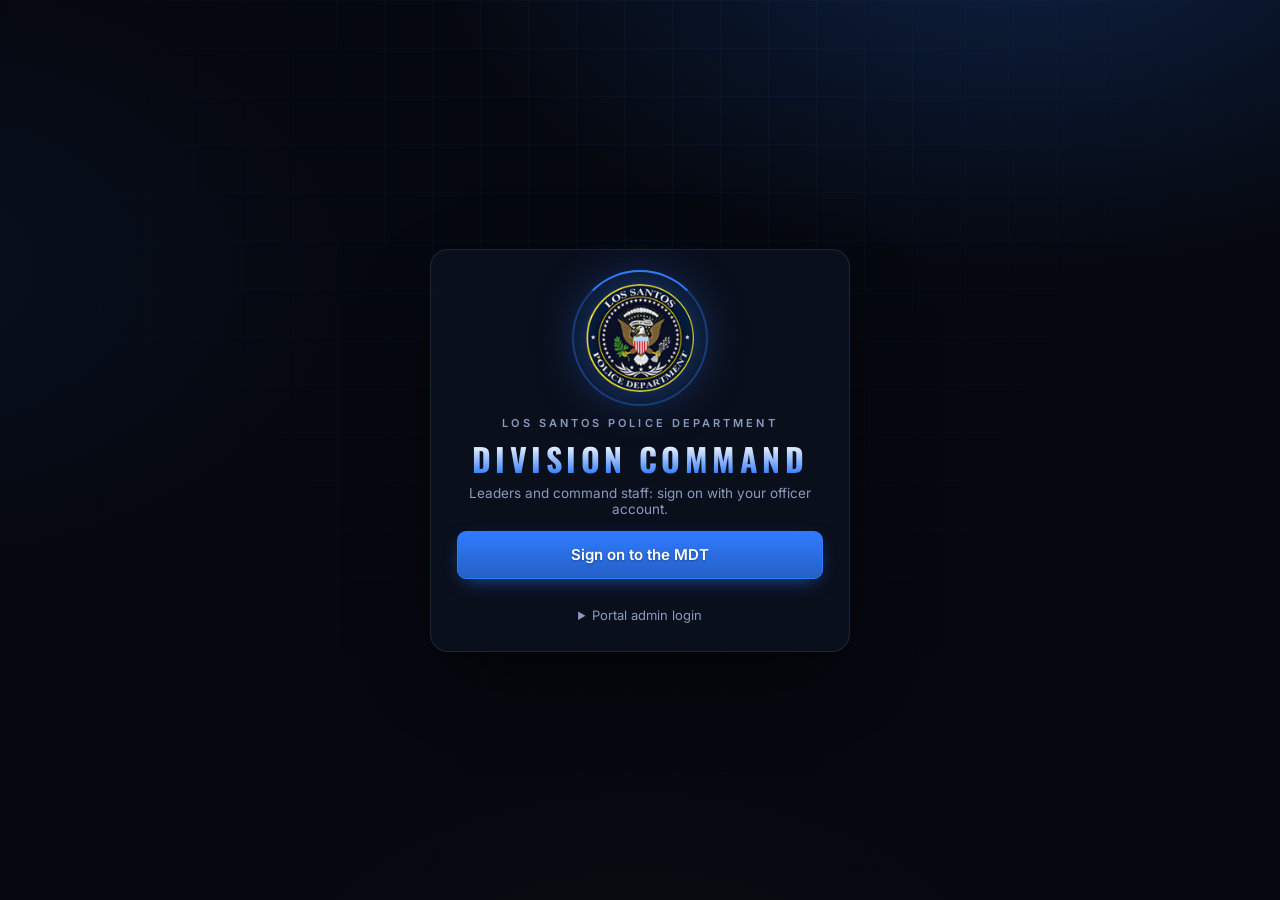
<file: site/cid-command.html>
<!doctype html>
<html lang="en"><head><meta charset="utf-8"><meta name="viewport" content="width=device-width, initial-scale=1">
<title>Moved to Division Command · LSPD</title><meta name="robots" content="noindex">
<meta http-equiv="refresh" content="0; url=division.html">
<style>body{margin:0;min-height:100vh;display:grid;place-items:center;background:#05080f;color:#e8eefc;font:15px system-ui,sans-serif;text-align:center}a{color:#5aa2ff}</style>
</head><body><p>CID Command review is now part of <a href="division.html">Division Command</a>.<br>Taking you there…</p>
<script>location.replace("division.html");</script></body></html>
</file>
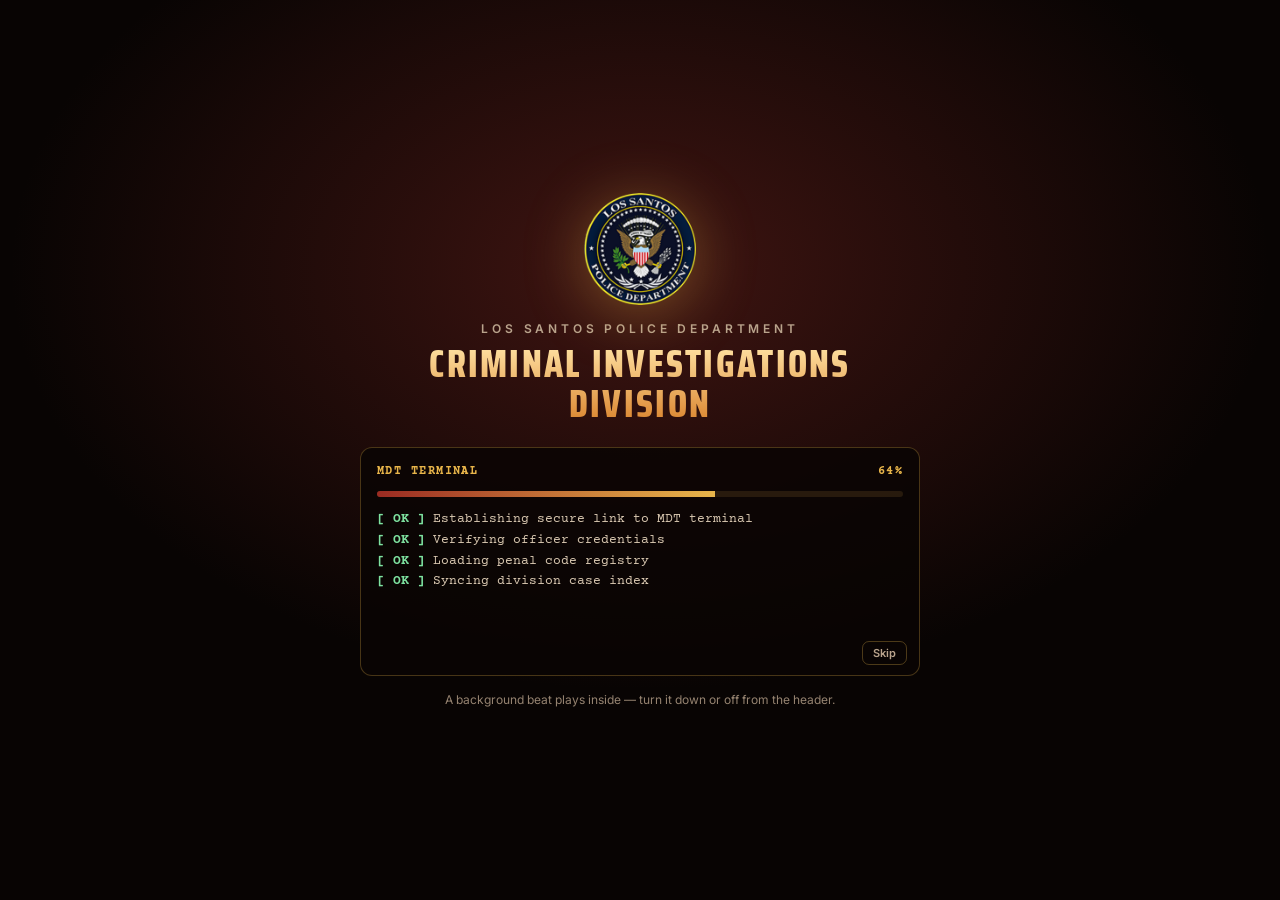
<file: site/cid.html>
<!doctype html>
<html lang="en">
<head>
<meta charset="utf-8">
<meta name="viewport" content="width=device-width, initial-scale=1">
<meta name="robots" content="noindex, nofollow">
<script src="pv.js?v=1"></script>
<script>if (/[?&]embed=1\b/.test(location.search)) document.documentElement.classList.add("embed");</script>
<script src="gate.js?v=1"></script>
<script src="lock.js?v=2"></script>
<title>CID Case File Builder · LSPD</title>
<meta name="description" content="LSPD Criminal Investigations Division case file builder.">
<link rel="icon" href="img/lspd-seal.png">
<link rel="preconnect" href="https://fonts.googleapis.com"><link rel="preconnect" href="https://fonts.gstatic.com" crossorigin>
<link href="https://fonts.googleapis.com/css2?family=Inter:wght@400;500;600;700;800&family=Oswald:wght@500;600;700&family=Courier+Prime:wght@400;700&family=Saira+Condensed:wght@700;800&display=swap" rel="stylesheet">
<link rel="stylesheet" href="portal.css?v=202610200937">
<link rel="stylesheet" href="cid.css?v=202610200937">
</head>
<body class="cidapp">

<!-- ===== intro: loading terminal, then officer sign-in ===== -->
<div id="intro" class="ci-intro">
  <div class="ci-intro-in">
    <img class="ci-badge-lg" data-badge src="img/lspd-seal.png" alt="LSPD CID badge">
    <div class="ci-kick">LOS SANTOS POLICE DEPARTMENT</div>
    <h1 class="ci-title">CRIMINAL INVESTIGATIONS DIVISION</h1>
    <div id="introTerm" class="ci-term" aria-live="polite">
      <div class="ci-term-top"><span>MDT TERMINAL</span><span id="introPct">0%</span></div>
      <div class="ci-bar"><i id="introBar"></i></div>
      <div id="introLines" class="ci-lines"></div>
      <button type="button" class="ci-skip" id="introSkip">Skip</button>
    </div>
    <div id="introSign" class="ci-sign" hidden></div>
    <p class="ci-beatnote">A background beat plays inside — turn it down or off from the header.</p>
  </div>
</div>

<!-- ===== locked after 5 minutes away ===== -->
<div id="lock" class="ci-lock" hidden>
  <div class="ci-lock-in">
    <img class="ci-lock-badge" data-badge src="img/lspd-seal.png" alt="">
    <h2 class="ci-lock-h"><svg viewBox="0 0 24 24" aria-hidden="true"><rect x="4.5" y="10.5" width="15" height="10" rx="2"/><path d="M8 10.5V7.5a4 4 0 0 1 8 0v3"/><circle cx="12" cy="15.5" r="1.3"/></svg>BUILDER LOCKED</h2>
    <div class="ci-lock-time" id="lockTime">--:--:--</div>
    <div class="ci-lock-date" id="lockDate"></div>
    <div class="ci-lock-who"><div id="lockWho"></div><button type="button" class="ci-link" id="lockChange">Not you? Change details</button></div>
    <p class="ci-lock-note">Locked after 5 minutes away from the keyboard. Your cases are saved.</p>
    <button type="button" class="ci-btn gold" id="unlockBtn">Unlock builder</button>
  </div>
</div>

<header class="ci-head" id="head" hidden>
  <div class="ci-head-in">
    <a class="ci-brand" href="mdt.html#home" target="_top" title="MDT dashboard">
      <img data-badge src="img/lspd-seal.png" alt="">
      <span><b>CID CASE FILE BUILDER</b><small>Criminal Investigations Division · Fill in the boxes, get a finished case file</small></span>
    </a>
    <div class="ci-tools">
      <div class="ci-beat" title="Background beat">
        <button type="button" id="beatBtn" class="ci-ico" aria-label="Turn the background beat on or off">🔇</button>
        <input type="range" id="beatVol" min="0" max="100" value="35" aria-label="Background beat volume">
      </div>
      <div class="ci-chip" id="profileBtn" title="Your officer details"></div>
      <div class="ci-meter" title="How complete this case file is"><small>FILE COMPLETENESS</small><div><i id="meterBar"></i></div><b id="meterPct">0%</b></div>
      <button type="button" class="ci-nav" id="casesBtn">🗂️ My cases <i id="caseCount">0</i></button>
      <button type="button" class="ci-nav" id="dashBtn">📊 Dashboard</button>
      <button type="button" class="ci-nav gold" id="newBtn">＋ New case</button>
      <a class="ci-nav" href="myreports.html">📋 My reports</a>
    </div>
  </div>
</header>

<main class="ci-main" id="main" hidden>
  <div class="ci-left">
    <div id="review" class="ci-review" hidden></div>
    <div id="mount"><div class="loading">Loading the case builder…</div></div>
  </div>
  <aside class="ci-right">
    <div class="ci-out-top">
      <div class="ci-tabs" role="tablist">
        <button type="button" role="tab" data-fmt="text" class="on">Plain Text</button>
        <button type="button" role="tab" data-fmt="discord">Discord</button>
        <button type="button" role="tab" data-fmt="bbcode">BBCode</button>
      </div>
      <div class="ci-out-btns">
        <button type="button" class="ci-ico" id="printBtn" title="Print">🖨️</button>
        <button type="button" class="ci-ico" id="dlBtn" title="Download">⤓</button>
        <button type="button" class="ci-btn" id="saveDiscordBtn" hidden title="Update the case's Discord post with your edits">💾 Save to Discord</button>
        <button type="button" class="ci-btn" id="postBtn">📨 Post to Discord</button>
        <button type="button" class="ci-btn gold" id="copyBtn">⧉ Copy</button>
      </div>
    </div>
    <p class="ci-fmtnote" id="fmtNote">Plain text — works in any MDT, notes app or Google Doc.</p>
    <div class="ci-paper" id="paper">
      <div class="ci-paper-head"><img data-badge src="img/lspd-seal.png" alt=""><div><b>LSPD CRIMINAL INVESTIGATIONS DIVISION</b><small id="paperSub">OFFICIAL CASE FILE</small></div><span class="ci-stamp" id="stamp">CONFIDENTIAL</span></div>
      <pre id="preview"></pre>
    </div>
  </aside>
</main>

<div id="modal" class="ci-modal" hidden><div class="ci-modal-card" id="modalCard" role="dialog" aria-modal="true"></div></div>
<div class="toast" id="toast"></div>

<script src="forms.js?v=202611090900"></script>
<script src="cid.js?v=202610200937"></script>
</body>
</html>
</file>
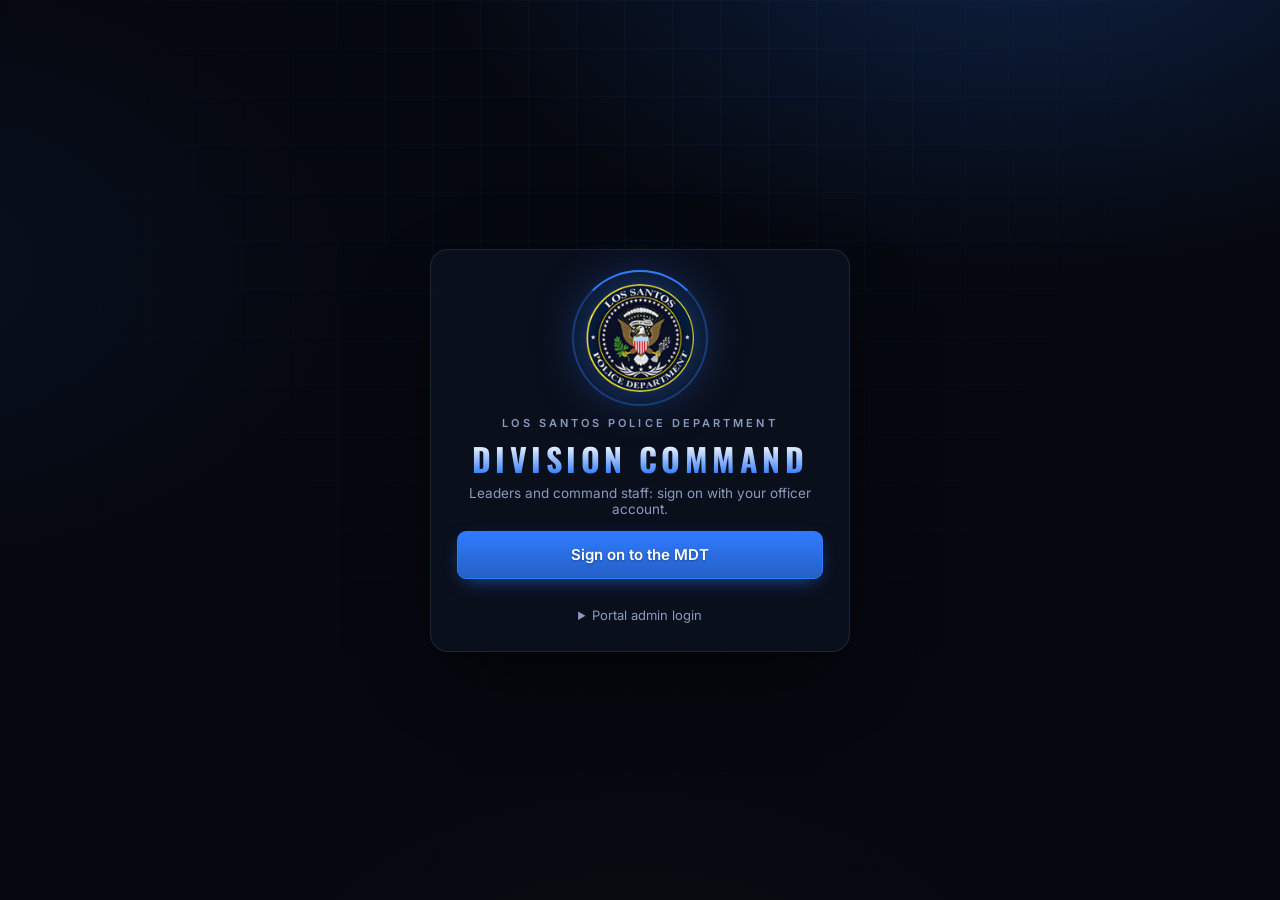
<file: site/division.html>
<!doctype html>
<html lang="en">
<head>
<meta charset="utf-8">
<meta name="viewport" content="width=device-width, initial-scale=1">
<title>Division Command · LSPD</title>
<meta name="robots" content="noindex">
<script src="pv.js?v=1"></script>
<script>if (/[?&]embed=1\b/.test(location.search)) document.documentElement.classList.add("embed");</script>
<script src="gate.js?v=1"></script>
<script src="lock.js?v=2"></script>
<link rel="icon" href="img/lspd-seal.png">
<link rel="preconnect" href="https://fonts.googleapis.com"><link rel="preconnect" href="https://fonts.gstatic.com" crossorigin>
<link href="https://fonts.googleapis.com/css2?family=Inter:wght@400;500;600;700;800&family=Oswald:wght@500;600;700&family=JetBrains+Mono:wght@400;600&family=Courier+Prime:wght@400;700&family=Saira+Condensed:wght@600;700;800&display=swap" rel="stylesheet">
<link rel="stylesheet" href="portal.css?v=202610200937">
<link rel="stylesheet" href="division.css?v=202611200330">
</head>
<body class="dc">
<div class="dc-grid" aria-hidden="true"></div>

<!-- sign in -->
<section class="dc-login" id="login" hidden>
  <form class="dc-lcard" id="loginForm" autocomplete="on">
    <div class="dc-emblem"><img src="img/lspd-seal.png" alt=""><i></i></div>
    <div class="dc-kick">LOS SANTOS POLICE DEPARTMENT</div>
    <h1>DIVISION COMMAND</h1>
    <p>Leaders and command staff: sign on with your officer account.</p>
    <a class="dc-btn ac big" href="signon.html?next=division.html" target="_top" style="display:grid;place-items:center;text-decoration:none">Sign on to the MDT</a>
    <details style="margin-top:14px"><summary style="cursor:pointer;color:var(--muted,#8592a8);font-size:13px">Portal admin login</summary>
    <label><span>Username</span><input id="lgUser" autocomplete="username" required></label>
    <label><span>Password</span><input id="lgPass" type="password" autocomplete="current-password" required></label>
    <label class="dc-chk"><input type="checkbox" id="lgKeep" checked> Keep me signed in on this device</label>
    <div class="dc-err" id="lgErr"></div>
    <button class="dc-btn ac big" id="lgBtn">Enter command</button>
    </details>
  </form>
</section>

<!-- app -->
<div id="app" hidden>
  <header class="dc-top">
    <div class="dc-top-in">
      <a class="dc-brand" href="mdt.html#home" target="_top" title="MDT dashboard" style="text-decoration:none;color:inherit"><img src="img/lspd-seal.png" alt=""><div><b>DIVISION COMMAND</b><small id="topDiv">—</small></div></a>
      <div class="dc-clock"><b id="clock">--:--:--</b><small id="clockDate"></small></div>
      <div class="dc-live" id="live" title="Refreshes every minute"><i></i><span id="liveTxt">LIVE</span></div>
      <div class="dc-tright">
        <button class="dc-ibtn" id="refreshBtn" title="Refresh now">↻</button>
        <a class="dc-ibtn wide" id="adminLink" href="admin.html" target="_top" hidden>Admin</a>
        <span class="dc-me" id="me"></span>
        <button class="dc-ibtn wide" id="outBtn">Sign out</button>
      </div>
    </div>
    <nav class="dc-divs" id="divs"></nav>
  </header>

  <main class="dc-main">
    <section class="hq" id="hq" hidden></section>
    <section class="dc-hero" id="hero"></section>
    <div class="dc-bar">
      <div class="dc-seg" id="period">
        <button data-p="week" class="on">This week</button><button data-p="month">This month</button><button data-p="30">Last 30 days</button><button data-p="all">All time</button>
      </div>
      <div class="dc-tabs" id="tabs">
        <button data-t="overview" class="on">Overview</button><button data-t="officers">Officers</button><button data-t="board">Leaderboard</button><button data-t="reports">Reports</button><button data-t="activity">Activity &amp; Quota</button><button data-t="discipline">Discipline</button><button data-t="certs">Certifications</button><button data-t="gear">Fleet &amp; Uniforms</button>
      </div>
    </div>
    <section class="dc-kpis" id="kpis"></section>
    <section id="view"></section>
  </main>
</div>

<div class="dc-boot" id="boot"><div class="dc-emblem"><img src="img/lspd-seal.png" alt=""><i></i></div><span>Connecting to Division Command…</span></div>

<aside class="dc-drawer" id="drawer" hidden><div class="dc-dscrim" data-close></div><div class="dc-dpanel" id="dpanel" role="dialog" aria-modal="true"></div></aside>
<div class="dc-modal" id="modal" hidden><div class="dc-mcard" id="mcard" role="dialog" aria-modal="true"></div></div>
<div class="toast" id="toast"></div>

<script src="forms.js?v=202611090900"></script>
<script src="casefile.js?v=202610200937"></script>
<script src="division.js?v=202611200330"></script>
</body>
</html>
</file>
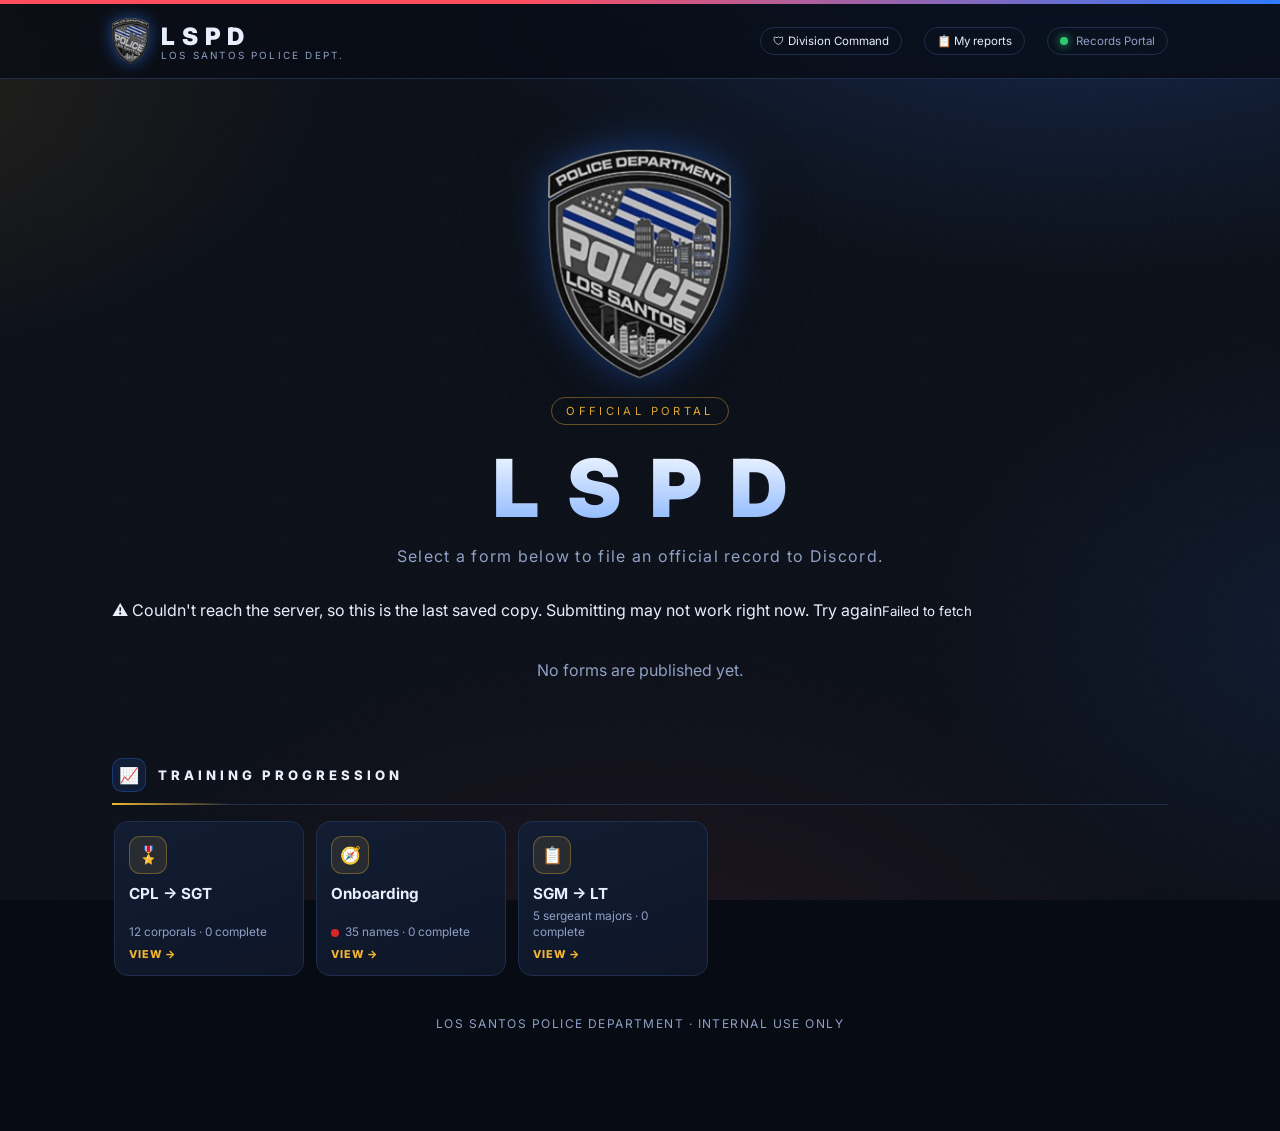
<file: site/forms.html>
<!doctype html>
<html lang="en">
<head>
<meta charset="utf-8">
<meta name="viewport" content="width=device-width, initial-scale=1">
<meta name="robots" content="noindex, nofollow">
<script src="pv.js?v=1"></script>
<script>if (/[?&]embed=1\b/.test(location.search)) document.documentElement.classList.add("embed");</script>
<style>.embed header.top,.embed .crumbs,.embed .hero,.embed #programs{display:none!important}.embed body{background:transparent!important}.embed main{padding-top:18px!important}</style>
<script src="gate.js?v=1"></script>
<script src="lock.js?v=2"></script>
<title>LSPD</title>
<link rel="preconnect" href="https://fonts.googleapis.com"><link rel="preconnect" href="https://fonts.gstatic.com" crossorigin><link href="https://fonts.googleapis.com/css2?family=Inter:wght@400;500;600;700;800&family=Orbitron:wght@600;700;800&family=Black+Ops+One&family=Rajdhani:wght@600;700&family=Saira+Condensed:wght@700;800&family=Oswald:wght@500;600;700&family=JetBrains+Mono:wght@400;500;600&display=swap" rel="stylesheet">
<link rel="stylesheet" href="portal.css?v=202611090930">
</head>
<body>
<div class="lightbar"></div>

<header class="top">
  <div class="top-in">
    <a class="brand" href="mdt.html#home" target="_top" title="MDT dashboard">
      <img class="brand-logo" id="brandLogo" src="img/lspd-patch.png" alt="LSPD">
      <div><b id="brandName">LSPD</b><small id="brandSub">LOS SANTOS POLICE DEPT.</small></div>
    </a>
    <div class="spacer"></div>
    <a class="pill myrep" href="division.html" data-need-division hidden title="Your divisions: activity, grading and officers">🛡 Division Command</a>
    <a class="pill myrep" href="myreports.html" title="Your reports and the grades they got">📋 My reports<i id="myBadge" hidden></i></a>
    <div class="pill"><span class="dot"></span> Records Portal</div>
  </div>
</header>

<main>
  <!-- HOME -->
  <section class="view active" id="view-home">
    <div class="hero">
      <img class="hero-logo" id="heroLogo" src="img/lspd-patch.png" alt="">
      <span class="tag" id="heroTag">OFFICIAL FORMS PORTAL</span>
      <h1 id="heroName">LSPD</h1>
      <p id="heroText">Select a form below to file an official record to Discord.</p>
    </div>
    <div class="maint" id="maint" style="display:none"></div>
    <div class="announce" id="announce" style="display:none"></div>
    <div class="stale" id="stale" style="display:none"></div>
    <div id="formGrid"><div class="loading">Loading forms…</div></div>
    <div id="programs"></div>
  </section>

  <!-- SGT PROMOTION TRACKER -->
  <section class="view" id="view-promo">
    <div class="crumbs"><a onclick="go('home')">← All Forms</a> &nbsp;/&nbsp; Training Progression &nbsp;/&nbsp; <span id="promoCrumb">CPL → SGT</span></div>
    <div id="promoMount"><div class="loading">Loading tracker…</div></div>
  </section>

  <!-- ANY FORM -->
  <section class="view" id="view-form">
    <div class="crumbs" id="formCrumbs"><a onclick="go('home')">← All Forms</a> &nbsp;/&nbsp; <span id="formCrumb"></span></div>
    <header class="rb-head" id="rbHead" hidden>
      <a class="rb-brand" onclick="go('home')" title="Back to all forms"><span class="rb-ico" id="rbIco"></span><span><b id="rbTitle"></b><small id="rbSub"></small></span></a>
      <div class="rb-tools">
        <div class="rb-chip" id="rbMe"></div>
        <div class="rb-meter" title="How complete this report is"><small>REPORT COMPLETENESS</small><div><i id="rbBar"></i></div><b id="rbPct">0%</b></div>
        <a class="rb-nav" href="myreports.html">📋 My reports</a>
        <a class="rb-nav" href="division.html" data-need-division hidden>📊 Dashboard</a>
        <button type="button" class="rb-nav gold" id="rbNew">＋ New report</button>
      </div>
    </header>
    <div class="edit-bar" id="editBar" hidden><span>✏️</span><div><b id="editTitle">Editing your report</b><small id="editSub">Saving updates the original Discord post.</small></div><a href="myreports.html" class="btn ghost sm">Cancel</a></div>
    <div class="maint" id="formMaint" style="display:none"></div>
    <div class="fp-grid" id="fpGrid">
    <form id="theForm" novalidate autocomplete="off">
      <div id="formMount"></div>
      <div class="actions">
        <span id="draftStatus" class="draftstat"></span>
        <button type="button" class="btn ghost" id="exBtn" hidden>Load example</button>
        <button type="button" class="btn ghost" id="copyBtn" style="display:none">Copy as Text</button>
        <button type="button" class="btn ghost" id="clearBtn">Clear Form</button>
        <button type="submit" class="btn primary" id="submitBtn">Submit</button>
      </div>
    </form>
    <aside class="fp-prev" id="fpPrev" hidden>
      <div class="fp-top"><span class="fp-dot"></span>REPORT PREVIEW<em id="fpType"></em></div>
      <pre id="fpText"></pre>
      <div class="fp-acts"><button type="button" class="btn ghost" id="fpExample" hidden>Load example</button><button type="button" class="btn primary" id="fpCopy">Copy report</button></div>
    </aside>
    </div>
  </section>
  <footer id="footer">LOS SANTOS POLICE DEPARTMENT · INTERNAL USE ONLY</footer>
</main>

<div class="toast" id="toast"></div>

<script src="forms.js?v=202611090900"></script>
<script>
const $ = id => document.getElementById(id);
const CFG_KEY = "lspd_portal_cfg";
let CONFIG = null, current = null, ctrl = null;

function toast(msg, type){
  const t = $("toast"); t.textContent = msg; t.className = "toast show " + (type||"");
  clearTimeout(toast._t); toast._t = setTimeout(()=> t.className="toast", 4800);
}
function draftStatus(msg){ const el = $("draftStatus"); el.textContent = msg; el.classList.toggle("on", !!msg); }

/* ---------- routing ---------- */
function go(view){
  const sopOv = document.querySelector(".sop-ov"); if(sopOv){ sopOv.remove(); document.documentElement.classList.remove("sop-lock"); }   // switching forms: the Academy check pop-up goes with it (it comes back when the Academy form is opened again)
  const isProg = /^promo(:[a-z0-9-]+)?$/.test(view);
  if(isProg){ PID = view.split(":")[1] || "cpl"; if(!(CONFIG && progList().some(p => p.id === PID))) view = "home"; }
  const prog = /^promo(:[a-z0-9-]+)?$/.test(view);
  if(view === "home" || prog) document.body.dataset.ftheme = "";
  if(view !== "home" && !prog && !openForm(view)) { view = "home"; document.body.dataset.ftheme = ""; }
  else if(view !== "home" && !prog && current && !/[?&]edit=/.test(location.search)) setTimeout(() => sopGate(current), 0);   // coming back to the form
  document.querySelectorAll(".view").forEach(v=>v.classList.remove("active"));
  $(view === "home" ? "view-home" : prog ? "view-promo" : "view-form").classList.add("active");
  if(prog){ promoOpen = new Set(); promoQuery = ""; promoFilter = "all"; loadPromo(); }
  if(view === "home"){ if(ctrl) ctrl.saveDraft(); current = null; }
  history.replaceState(null, "", view === "home" ? location.pathname : "#" + view);
  window.scrollTo({top:0,behavior:"smooth"});
}
window.addEventListener("hashchange", ()=>{ const h = location.hash.slice(1); if(h && h !== (current && current.id)) go(h); });

/* ---------- home ---------- */
// level-limited forms (Admin → Permissions): shown to signed-on officers at that level and up
const LEVEL_ORDER = ["trainee", "officer", "fto", "leader", "command", "admin", "owner"];
function canFile(f) {
  const tabs = (f.accessTabs || []).length;
  if (!f.minLevel && !tabs) return true;
  let p = null, s = ""; try { p = JSON.parse(localStorage.getItem("lspd_prof") || "null"); s = localStorage.getItem("lspd_sess") || ""; } catch (e) {}
  if (!(s && p)) return false;
  const lv = LEVEL_ORDER.indexOf(p.level);
  if (f.minLevel && lv < LEVEL_ORDER.indexOf(f.minLevel)) return false;
  return !tabs || lv >= LEVEL_ORDER.indexOf("command") || (p.forms || []).indexOf(f.id) !== -1;   // division-only: officers on that division's roster
}
function renderHome(){
  const s = CONFIG.settings || {};
  document.title = s.portalName || "LSPD";
  $("brandName").textContent = $("heroName").textContent = s.portalName || "LSPD";
  $("brandSub").textContent = s.portalSub || "";
  $("heroTag").textContent = s.heroTag || "";
  $("heroTag").style.display = s.heroTag ? "" : "none";
  $("heroText").textContent = s.heroText || "";
  const logo = s.heroLogo == null ? "img/lspd-patch.png" : s.heroLogo;
  $("heroLogo").style.display = logo ? "" : "none";
  if (logo && $("heroLogo").getAttribute("src") !== logo) $("heroLogo").src = logo;
  const brand = logo || "img/lspd-patch.png";   // header icon follows the home page logo
  if ($("brandLogo").getAttribute("src") !== brand) $("brandLogo").src = brand;
  $("footer").textContent = s.footer || "";
  const ann = s.announcement || {};
  $("announce").style.display = ann.text ? "" : "none";
  $("announce").className = "announce " + (ann.style || "info");
  $("announce").textContent = ann.text || "";
  const m = s.maintenance || {};
  ["maint","formMaint"].forEach(id => { $(id).style.display = m.on ? "" : "none"; $(id).textContent = "🛠️ " + (m.message || "Maintenance in progress."); });

  const forms = (CONFIG.forms || []).filter(f => (f.status === "live" || f.status === "soon") && canFile(f));
  // forms are grouped by their "Home page section" (set in the admin builder); order follows the form list
  const groups = [];
  forms.forEach(f => {
    const name = String(f.section || "").trim() || "Reports";
    let g = groups.find(x => x.name.toLowerCase() === name.toLowerCase());
    if(!g) groups.push(g = { name: name, forms: [] });
    g.forms.push(f);
  });
  const card = f => {
    const live = f.status === "live";
    if (live && (f.cidApp || f.id === "cidcase")) return `<a class="card cid-card" href="cid.html">
      <div class="ico">${Portal.esc(f.icon||"🗂️")}</div>
      <h3>${Portal.esc(f.title)}</h3><p>${Portal.esc(f.description||"")}</p>
      <div class="go">OPEN CASE BUILDER →</div></a>`;   // the CID case builder has its own page
    return `<div class="card ${live?"":"soon"}" ${live?`data-open="${Portal.esc(f.id)}"`:""}>
      <div class="ico">${Portal.esc(f.icon||"📄")}</div>
      <h3>${Portal.esc(f.title)}</h3><p>${Portal.esc(f.description||"")}</p>
      <div class="go">${live?"OPEN FORM →":"COMING SOON"}</div></div>`;
  };
  const icon = n => /train|academy|fto|school|course/i.test(n) ? "🎓" : /report|record/i.test(n) ? "📁" : /division|unit/i.test(n) ? "🛡️" : "📋";
  $("formGrid").innerHTML = forms.length ? groups.map(g => `<section class="fsec ${/train|academy|fto/i.test(g.name) ? "training" : ""}">
      ${groups.length > 1 ? `<div class="fsec-head"><span class="fsec-ico">${icon(g.name)}</span><h2>${Portal.esc(g.name)}</h2><span class="fsec-n">${g.forms.length}</span></div>` : ""}
      <div class="grid">${g.forms.map(card).join("")}</div></section>`).join("") : '<div class="loading">No forms are published yet.</div>';
  renderPrograms();
}

/* ---------- Training progression (one page per program: CPL → SGT, Onboarding, …) ---------- */
function progList(){
  const st = CONFIG.settings || {};
  const all = [Object.assign({ noun: "Corporal" }, st.promo || {}, { id: "cpl" })].concat(Array.isArray(st.programs) ? st.programs : []);
  return all.filter(p => p && p.on !== false && (p.id !== "cpl" || st.promo));
}
function promoOn(){ return progList().length > 0; }
let PROMOS = {}, PROMO_T = {}, PROMO_LIVE = {}, PID = "cpl", promoFilter = "all", promoQuery = "";
const progIcon = p => p.id === "cpl" ? "🎖️" : p.id === "onboard" ? "🧭" : "📋";
function renderPrograms(){
  const list = progList();
  if(!list.length){ $("programs").innerHTML = ""; return; }
  const tiles = list.map(p => {
    const d = PROMOS[p.id], st = d && d.candidates, ready = st ? st.filter(c => c.complete).length : 0, noun = (d && d.noun) || p.noun || "person";
    const late = st ? st.filter(c => c.deadline && !c.complete && c.deadline.state === "over").length : 0, soon = st ? st.filter(c => c.deadline && !c.complete && c.deadline.state === "warn").length : 0;
    return { go: p.id === "cpl" ? "promo" : "promo:" + p.id, icon: progIcon(p), title: p.title || p.id, count: st ? st.length : null, alert: late ? "over" : soon ? "warn" : "",
      sub: st ? st.length + " " + noun.toLowerCase() + (st.length === 1 ? "" : "s") + " · " + ready + " complete" : "View progress" };
  });
  $("programs").innerHTML = `<section class="fsec progsec"><div class="fsec-head"><span class="fsec-ico">📈</span><h2>Training Progression</h2></div>
    <div class="prog-bubbles">${tiles.map(t => `<a class="prog-bubble" onclick="go('${t.go}')"><span class="pb-ico">${t.icon}</span><b>${Portal.esc(t.title)}</b><small class="pb-status">${t.alert ? `<i class="pb-alert ${t.alert}"></i>` : ""}${Portal.esc(t.sub)}</small><span class="pb-go">VIEW →</span></a>`).join("")}</div></section>`;
  list.forEach(p => { if(Date.now() - (PROMO_T[p.id] || 0) > 60000) fetchPromo(p.id).then(renderPrograms).catch(()=>{}); });
}
// last loaded copy of each progression page, so it opens instantly and refreshes behind the scenes
try { PROMOS = JSON.parse(localStorage.getItem("lspd_promos") || "{}") || {}; } catch (e) { PROMOS = {}; }
async function fetchPromo(pid){
  pid = pid || PID; PROMO_T[pid] = Date.now();
  const ac = typeof AbortController === "function" ? new AbortController() : null, timer = ac && setTimeout(() => ac.abort(), 30000);
  let res;
  try { res = await fetch(Portal.ENDPOINT + "?action=promo&p=" + encodeURIComponent(pid) + "&t=" + Date.now(), ac ? { signal: ac.signal } : undefined); }
  catch (e) { throw new Error(e.name === "AbortError" ? "Google took too long to answer (30s)." : e.message); }
  finally { if (timer) clearTimeout(timer); }
  const data = await res.json();
  if(!data.ok) throw new Error(data.error || "Could not load the tracker");
  PROMOS[pid] = data.promo; PROMO_LIVE[pid] = 1;
  try { localStorage.setItem("lspd_promos", JSON.stringify(PROMOS)); } catch (e) {}
  return data.promo;
}
function loadPromo(){
  const p = progList().find(x => x.id === PID) || {};
  $("promoCrumb").textContent = p.title || "Progression";
  const have = PROMOS[PID] && PROMOS[PID].candidates;
  if(have) drawPromo(); else $("promoMount").innerHTML = '<div class="loading">Loading…</div>';
  const want = PID;
  fetchPromo(want).then(() => { if(PID === want) drawPromo(); }).catch(e => {
    if(PID !== want) return;
    if(!PROMOS[want]) $("promoMount").innerHTML = '<div class="loading">Could not load this page. ' + Portal.esc(e.message) + '<br><button class="btn ghost" style="margin-top:12px" onclick="loadPromo()">Try again</button></div>';
    else if(!(SNAP_AT && Date.now() - SNAP_AT < 6 * 3600e3)) { const u = document.querySelector(".promo-upd"); if(u) u.insertAdjacentHTML("afterbegin", '<span style="color:#fcd34d">Showing the last saved copy (' + Portal.esc(e.message) + '). </span>'); }
  });
}
let promoOpen = new Set();
// list order: callsign (default), progress, or deadline — remembered per browser
let promoSort = "callsign"; try { promoSort = localStorage.getItem("lspd_prog_sort") || "callsign"; } catch (e) {}
const byCall = (a, b) => (a.callsign || "~").localeCompare(b.callsign || "~", undefined, {numeric:true}) || a.name.localeCompare(b.name);
function progSort(list, how){
  const l = list.slice();
  if (how === "progress") return l.sort((a, b) => (b.complete - a.complete) || (b.done - a.done) || byCall(a, b));
  if (how === "deadline") { const k = c => !c.deadline || c.complete ? 1e6 : c.deadline.left; return l.sort((a, b) => k(a) - k(b) || byCall(a, b)); }
  return l.sort(byCall);
}
function drawPromo(){
  const P = PROMOS[PID], E = Portal.esc;
  if(!P) return;
  const noun = P.noun || "Person", nouns = noun + (/s$/i.test(noun) ? "" : "s");
  if(!P.on){ $("promoMount").innerHTML = '<div class="loading">The tracker is turned off.</div>'; return; }
  const T = P.tasks || [];
  const C = progSort(P.candidates || [], promoSort);
  const ready = C.filter(c => c.complete).length;
  const avg = C.length ? Math.round(C.reduce((n,c) => n + c.done / Math.max(1,c.total), 0) / C.length * 100) : 0;
  const q = promoQuery.toLowerCase();
  const shown = C.filter(c => (promoFilter === "all" || (promoFilter === "ready" ? c.complete : !c.complete)) && (!q || (c.callsign + " " + c.name).toLowerCase().includes(q)));
  const fmtD = d => d ? new Date(d + "T12:00:00").toLocaleDateString(undefined, {month:"short", day:"numeric"}) : "";
  const short = t => t.title.replace(/Global Operation Manual/i, "GOM").replace(/^(Witness|Lead|Complete|Do)\s+(a|an)?\s*/i, m => m.split(" ")[0] + " ");
  const cell = (c, t) => {
    const s = c.tasks[t.id] || {count:0, need:t.need};
    if (s.excused) return `<span class="pb-c ex" title="Excused">EX</span>`;
    if (s.done) return `<span class="pb-c ok" title="Done">✓</span>`;
    if (s.locked) return `<span class="pb-c lk" title="Locked until the other requirements and time in grade are done"><svg viewBox="0 0 16 16"><path d="M5 7V5a3 3 0 0 1 6 0v2" fill="none" stroke="currentColor" stroke-width="1.6"/><rect x="3.5" y="7" width="9" height="7" rx="1.5" fill="currentColor"/></svg></span>`;
    if (!s.count) return `<span class="pb-c zero" title="Not started">·</span>`;
    return `<span class="pb-c part" title="${s.count} of ${s.need}"><i style="--p:${Math.round(s.count / s.need * 100)}%"></i>${s.count}/${s.need}</span>`;
  };
  const detail = c => `<div class="pb-detail">${c.deadline ? `<div class="pd-dl st-${c.complete ? "done" : c.deadline.state}">${c.complete ? "✓ All requirements completed." : c.deadline.state === "over" ? "Out of time: the deadline was " + E(fmtDl(c.deadline.date)) + "." : "Deadline " + E(fmtDl(c.deadline.date)) + " · " + c.deadline.left + " day" + (c.deadline.left === 1 ? "" : "s") + " left"}${c.deadline.extended && !c.complete ? " (extended " + ((P.ext && P.ext.days) || "") + " days after Basic Training)" : ""}</div>` : ""}${T.map((t, i) => {
    const s = c.tasks[t.id] || {count:0, need:t.need, items:[]};
    const st = s.excused ? "Excused" : s.done ? "Complete" : s.locked ? "Locked" : s.count + " of " + s.need;
    return `<div class="pd-item ${s.done ? "ok" : ""}"><div class="pd-h"><span class="pd-n">${i + 1}</span><b>${E(t.title)}</b><em>${st}</em></div>
      ${t.freshDays ? `<p class="pd-fresh">Only the last ${t.freshDays} days count.</p>` : ""}
      ${s.items.length ? `<ul>${s.items.map(x => `<li class="${x.expired ? "old" : ""}${x.failed ? " failed" : ""}">${E(fmtD(x.date))} · ${E(x.source)}${x.report ? ` <code>${E(x.report)}</code>` : ""}${x.failed ? ` <b class="fail-tag">— ${E(x.failed)}</b>` : ""}${x.count > 1 ? " ×" + x.count : ""}${x.expired ? ` <em>older than ${t.freshDays} days · not counted</em>` : ""}</li>`).join("")}</ul>`
        : `<p>${s.locked && !s.done ? "Unlocks after every other requirement" + (P.tigDays ? " and " + P.tigDays + " days TIG" : "") + "." : "Nothing logged yet."}</p>`}</div>`;
  }).join("")}</div>`;
  const fmtDl = d => d ? new Date(d + "T12:00:00").toLocaleDateString(undefined, {month:"short", day:"numeric"}) : "";
  const dlChip = c => { const d = c.deadline; if (!d || d.state === "done") return "";
    const txt = d.state === "over" ? "Out of time" : d.left === 1 ? "1 day left" : d.left + " days left";
    return `<span class="dl st-${d.state}" title="Deadline ${E(fmtDl(d.date))}${d.extended ? " (extended after Basic Training)" : ""}">${txt}${d.extended ? '<i class="ext">+' + ((P.ext && P.ext.days) || "") + 'd</i>' : ""}</span>`; };
  const tigTxt = c => P.id === "cpl" || !P.tigLabel ? (c.tig == null ? "TIG —" : "TIG " + c.tig + "d") : (c.tig == null ? "Joined —" : "Joined " + (c.tig === 0 ? "today" : c.tig + "d ago"));
  $("promoMount").innerHTML = `
    <header class="pb-head">
      <div class="pb-title">
        <div class="pb-rank" aria-hidden="true">${P.id !== "cpl" ? `<svg viewBox="0 0 40 40"><circle cx="20" cy="20" r="13" fill="none" stroke="currentColor" stroke-width="2.5"/><path d="M24.5 15.5l-3 6-6 3 3-6z" fill="var(--gold)"/></svg>` : `<svg viewBox="0 0 40 40"><path d="M8 14l12-7 12 7M8 21l12-7 12 7" fill="none" stroke="currentColor" stroke-width="3" stroke-linejoin="round" stroke-linecap="round"/><path d="M8 28l12-7 12 7" fill="none" stroke="var(--gold)" stroke-width="3" stroke-linejoin="round" stroke-linecap="round" stroke-dasharray="2 5" opacity=".9"/></svg>`}</div>
        <div><span class="pb-kick">Training Progression</span><h1>${E(P.title)}</h1>${P.subtitle ? `<p>${E(P.subtitle)}</p>` : ""}</div>
      </div>
      <dl class="pb-stats"><div><dt>${E(nouns)}</dt><dd>${C.length}</dd></div><div><dt>${P.id === "cpl" ? "Ready" : "Complete"}</dt><dd class="g">${ready}</dd></div><div><dt>Average</dt><dd>${avg}%</dd></div></dl>
    </header>
    <div class="pb-tools"><input id="promoQ" placeholder="Search callsign or name" value="${E(promoQuery)}">
      <label class="pb-sort">Order <select id="promoSort">${[["callsign","Callsign"],["progress","Progress"]].concat(P.deadlineDays ? [["deadline","Days left"]] : []).map(([k,l]) => `<option value="${k}" ${promoSort===k?"selected":""}>${l}</option>`).join("")}</select></label>
      <div class="seg">${[["all","All"],["prog","In progress"],["ready", P.id === "cpl" ? "Ready" : "Complete"]].map(([k,l]) => `<button data-pf="${k}" class="${promoFilter===k?"on":""}">${l}</button>`).join("")}</div></div>
    ${P.error ? `<div class="maint">${E(P.error)}</div>` : ""}
    <div class="pb-board" style="--cols:${T.length}">
      <div class="pb-row pb-th"><span class="pb-who">${E(noun)}</span>${T.map((t, i) => `<span class="pb-task" title="${E(t.title)} (×${t.need})"><b>${i + 1}</b><small>${E(short(t))}</small></span>`).join("")}<span class="pb-prog">Progress</span></div>
      ${shown.length ? shown.map(c => {
        const k = c.callsign || c.name, open = promoOpen.has(k);
        const ds = c.deadline && !c.complete ? c.deadline.state : "";
        return `<div class="pb-item ${c.complete ? "ready" : ""} ${ds === "over" ? "dl-over" : ds === "warn" ? "dl-warn" : ""} ${open ? "open" : ""}">
          <button class="pb-row" data-row="${E(k)}" aria-expanded="${open}">
            <span class="pb-who">${c.callsign ? `<code>${E(c.callsign)}</code>` : ""}<span class="nm">${E(c.name)}</span>${P.tigDays || P.showTig ? `<span class="tg ${c.tigOk || !P.tigDays ? "ok" : ""}" title="${c.since ? E(c.since) : ""}">${tigTxt(c)}</span>` : ""}</span>
            ${T.map((t, i) => `<span class="pb-cell" data-n="${i + 1}">${cell(c, t)}</span>`).join("")}
            <span class="pb-prog">${dlChip(c)}${c.complete ? `<span class="rd">${P.id === "cpl" ? "Ready" : "Done"}</span>` : ""}<span class="bar"><i style="width:${Math.round(c.done / Math.max(1,c.total) * 100)}%"></i></span><b>${c.done}/${c.total}</b></span>
          </button>${open ? detail(c) : ""}</div>`;
      }).join("") : `<div class="pb-empty">${C.length ? "No one matches." : "No " + nouns.toLowerCase() + " found on the roster tab."}</div>`}
    </div>
    <ol class="pb-legend">${T.map(t => `<li><span>${E(t.title)}</span><b>×${t.need}</b>${t.freshDays ? `<small>in the last ${t.freshDays} days</small>` : ""}${t.final ? "<em>final</em>" : ""}</li>`).join("")}</ol>
    <p class="promo-upd">${P.tigDays ? `Final step requires ${P.tigDays} days time in grade. ` : ""}${P.deadlineDays ? `Requirements must be finished within ${P.deadlineDays} days of joining${P.ext ? ` (finishing Basic Training in the last ${P.ext.window} days gives ${P.ext.days} more days for the ride-along)` : ""}. ` : ""}Updates when a report is filed · checked ${new Date(P.updated || Date.now()).toLocaleTimeString([], {hour:"numeric", minute:"2-digit"})}</p>`;
  const qi = $("promoQ"); qi.oninput = () => { promoQuery = qi.value; const pos = qi.selectionStart; drawPromo(); const n = $("promoQ"); n.focus(); n.setSelectionRange(pos, pos); };
  document.querySelectorAll("[data-pf]").forEach(b => b.onclick = () => { promoFilter = b.dataset.pf; drawPromo(); });
  $("promoSort").onchange = e => { promoSort = e.target.value; try { localStorage.setItem("lspd_prog_sort", promoSort); } catch (x) {} drawPromo(); };
  document.querySelectorAll("[data-row]").forEach(b => b.onclick = () => { const k = b.dataset.row; promoOpen.has(k) ? promoOpen.delete(k) : promoOpen.add(k); drawPromo(); });
}
$("formGrid").addEventListener("click", e => { const c = e.target.closest("[data-open]"); if(c) go(c.dataset.open); });

/* ---------- form ---------- */
function openForm(id){
  const f = CONFIG && (CONFIG.forms || []).find(x => x.id === id && x.status === "live");
  if(!f) return false;
  if(!canFile(f)) {   // limited to a level: sign on first (already signed on = not their level)
    let signed = ""; try { signed = localStorage.getItem("lspd_sess") || ""; } catch (e) {}
    if(!signed) location.href = "signon.html?next=" + encodeURIComponent("forms.html#" + id);
    return false;
  }
  if(current && current.id === id && JSON.stringify(current) === JSON.stringify(f)) return true;
  if(ctrl) ctrl.saveDraft();
  current = f;
  $("formCrumb").textContent = f.title;
  $("submitBtn").textContent = f.submitLabel || "Submit to Discord";
  $("copyBtn").style.display = f.copyText ? "" : "none";
  draftStatus("");
  document.body.dataset.ftheme = f.theme || "";
  const editing = !!EDIT_ID;   // My reports → Edit: the filed answers come back from the server; drafts are left alone
  ctrl = Portal.render(f, $("formMount"), editing ? { draft: false, manualLoad: true } : { draft: true, onStatus: draftStatus });
  // live report preview beside the form (forms with "preview": true)
  $("fpPrev").hidden = !f.preview; $("fpGrid").classList.toggle("on", !!f.preview); $("fpExample").hidden = !(f.example && f.preview); $("exBtn").hidden = !(f.example && !f.preview);
  const t = editing ? null : ctrl.restoreDraft();
  if (editing && EDIT && EDIT.form === id) ctrl.load(JSON.parse(JSON.stringify(EDIT.data)));
  ctrl.fillMe();   // the signed-on officer goes in their own spot
  drawRbHead(f); drawEdit();
  setTimeout(drawPreview, 0);
  if(t) toast("Restored your unsaved draft from " + new Date(t).toLocaleString(), "ok");
  if(!editing) setTimeout(() => sopGate(f), 0);
  return true;
}

// nothing filled in yet except what the pop-up fills (trainee, SOP answer)? the instructor's own name/ID, dates/times and preset answers don't count
const GATE_FIELDS = ["sopCheck", "traineeCallsign", "traineeDiscordId"];
function sopOnly(f){
  if(!ctrl || !ctrl.collect) return false;
  const d = ctrl.collect(), defs = {};
  (f.blocks || []).forEach(b => (b.fields || []).forEach(x => defs[x.id] = x));
  const skip = x => !x || GATE_FIELDS.indexOf(x.id) !== -1 || /instructor|fto/i.test((x.label || "") + " " + x.id) || /^(date|time|static)$/.test(x.type);
  if(Object.keys(d.values || {}).some(k => { const x = defs[k], v = d.values[k]; return v && !(x && skip(x)) && !(x && x.default && v === x.default); })) return false;
  if(Object.values(d.checklists || {}).some(c => Object.values(c).some(Boolean))) return false;
  if(Object.values(d.repeaters || {}).some(rows => rows.some(r => Object.values(r).some(v => v)))) return false;
  return true;
}
document.addEventListener("visibilitychange", () => { if(document.visibilityState === "visible" && current && $("view-form").classList.contains("active")) sopGate(current); });

/* ---------- Academy gate: pick the trainee -> Global Operation Manual training must be completed -> SOP Certified -> the form opens ---------- */
function sopGate(f){
  const sel = document.querySelector('#formMount select[data-f="sopCheck"]');
  if(!sel || !current || current.id !== f.id || document.querySelector(".sop-ov")) return;
  const tf = ctrl.getValue("traineeCallsign") !== undefined && document.querySelector('#formMount [data-f="traineeCallsign"]') ? "traineeCallsign" : "";
  if(sel.value && (!tf || ctrl.getValue(tf)) && !sopOnly(f)) return;   // answered and the training's under way: leave them be
  if(sel.value){ sel.value = ""; sel.dispatchEvent(new Event("change", { bubbles: true })); }   // left and came back with nothing else filled in: ask again
  const yes = [...sel.options].find(o => /verified|✅|has/i.test(o.value)), E = Portal.esc;
  const prev = tf ? (parseOne(ctrl.getValue(tf)) || null) : null;
  let who = prev, chk = null;
  const ov = document.createElement("div"); ov.className = "sop-ov";
  const card = (cls, html) => { ov.innerHTML = `<div class="sop-card ${cls}" role="dialog" aria-modal="true">${html}</div>`; ov.querySelectorAll("[data-go]").forEach(b => b.onclick = () => ({ home, pick, sop, again: () => check(who) })[b.dataset.go]()); };
  const back = `<a class="sop-back" data-go="home">← Back to all forms</a>`;
  // 1) pick the trainee from the Onboarding roster
  const pick = () => {
    const list = tf ? ctrl.rosterFor(tf) : [];
    card("", `<div class="sop-tag">LSPD ACADEMY · PRE-TRAINING CHECK <i>1 / 3</i></div><h3>Who are you training?</h3><p>Pick the trainee first. We'll check they've completed the <b>Global Operation Manual</b> training before you begin.</p>
      <div class="sop-pk pk-hud"><div class="sop-in"><svg viewBox="0 0 24 24"><circle cx="11" cy="11" r="7"/><path d="m20 20-4-4"/></svg><input type="search" class="sop-q" placeholder="Search callsign or name…" autocomplete="off"></div>
      <div class="pk-head"><em></em><span>↑↓ Enter</span></div><div class="pk-list"></div></div>${back}`);
    const q = ov.querySelector(".sop-q"), box = ov.querySelector(".pk-list"), head = ov.querySelector(".pk-head em");
    let shown = [], idx = -1;
    const hl = (t, toks) => { let h = E(t); toks.forEach(k => { const i = h.toLowerCase().indexOf(E(k).toLowerCase()); if(i !== -1) h = h.slice(0, i) + "<mark>" + h.slice(i, i + E(k).length) + "</mark>" + h.slice(i + E(k).length); }); return h; };
    const draw = () => { const t = q.value.trim().toLowerCase(), toks = t.split(/\s+/).filter(Boolean);
      shown = list.filter(it => toks.every(k => (it.search || it.label || "").toLowerCase().indexOf(k) !== -1)).slice(0, 60);
      if(idx >= shown.length) idx = shown.length - 1; if(idx < 0 && toks.length && shown.length) idx = 0;
      head.textContent = toks.length ? shown.length + " match" + (shown.length === 1 ? "" : "es") : list.length + " on the Onboarding roster · type to filter";
      box.innerHTML = shown.length ? shown.map((it, i) => { const cs = (/^([A-Z]{1,3}-?\d{2,4})/i.exec(it.label) || [])[1] || "", nm = it.label.split("|").pop().trim();
          return `<div class="pk-item${i === idx ? " on" : ""}" data-i="${i}"><span class="pk-av">${E(cs ? cs.replace(/\D/g, "") : (nm[0] || "?"))}</span>
            <span class="pk-t"><span class="pk-l">${hl(it.label, toks)}</span><span class="pk-s">${it.id ? "ID " + E(it.id) : "⚠ no Discord ID"}</span></span><span class="sop-go">›</span></div>`; }).join("")
        : `<div class="pk-none">No one on the Onboarding roster matches.</div>`;
      const on = box.querySelector(".pk-item.on"); if(on) on.scrollIntoView({ block: "nearest" }); };
    const choose = i => { const it = shown[i]; if(it) check({ name: it.label, id: it.id || "" }); };
    box.onclick = e => { const b = e.target.closest("[data-i]"); if(b) choose(+b.dataset.i); };
    q.oninput = () => { idx = -1; draw(); };
    q.onkeydown = e => { if(e.key === "ArrowDown"){ idx = Math.min(shown.length - 1, idx + 1); draw(); e.preventDefault(); } else if(e.key === "ArrowUp"){ idx = Math.max(0, idx - 1); draw(); e.preventDefault(); } else if(e.key === "Enter"){ e.preventDefault(); choose(idx < 0 ? 0 : idx); } };
    draw(); setTimeout(() => q.focus(), 30);
  };
  // 2) ask the server: Global Operation Manual training on file?
  const check = async w => {
    who = w; card("", `<div class="sop-tag">LSPD ACADEMY · PRE-TRAINING CHECK <i>2 / 3</i></div><div class="sop-scan"></div><h3>Checking ${E(w.name)}…</h3><p>Looking for a completed Global Operation Manual training.</p>`);
    try { const r = await fetch(Portal.ENDPOINT + "?action=traineeCheck&id=" + encodeURIComponent(w.id || "") + "&name=" + encodeURIComponent(w.name || "") + "&t=" + Date.now()); chk = await r.json(); }
    catch(e){ chk = { ok: false, error: "Couldn't reach the server." }; }
    if(!chk.ok) return card("stop", `<div class="sop-ic">⚠️</div><h3>Couldn't check</h3><p>${E(chk.error || "Something went wrong.")}</p><div class="sop-btns"><button type="button" data-go="pick">Pick again</button><button type="button" class="sop-again" data-go="again">Try again</button></div>${back}`);
    if(!chk.found || !chk.gom) return card("stop", `<div class="sop-ic">⛔</div><h3>Do not start training</h3>
      <p><b>${E(w.name)}</b> ${chk.found ? "hasn't completed" : "isn't on the roster yet, so there's no record of"} the <b>Global Operation Manual</b> training.</p>
      <ol><li>The trainee must complete the Global Operation Manual training first.</li><li>It has to be logged on the GOM Training form with <b>Completed: Yes</b>.</li><li>Then come back and start the Academy Evaluation.</li></ol>
      <div class="sop-btns"><button type="button" data-go="pick">Pick a different trainee</button><button type="button" class="sop-again" data-go="again">Check again</button></div>${back}`);
    sop();
  };
  // 3) SOP Certified
  const sop = () => {
    const tag = `<div class="sop-tag">LSPD ACADEMY · PRE-TRAINING CHECK <i>3 / 3</i></div><div class="sop-ok">✅ Global Operation Manual training completed</div>`;
    const proceed = () => { if(tf) ctrl.setOfficer(tf, { name: who.name, id: who.id || "" });
      if(yes){ sel.value = yes.value; sel.dispatchEvent(new Event("change", { bubbles: true })); sel.dispatchEvent(new Event("input", { bubbles: true })); }
      close(); toast("Checks done. You can begin the training.", "ok"); };
    // the trainee signed in to the MDT with Discord: the portal read their roles itself
    if(chk && chk.linked && chk.sopLive === true){
      card("", `${tag}<div class="sop-badge"><span>📘</span><div><b>SOP Certified role confirmed</b><small>Checked live in the LSPD Discord through ${E(who.name)}'s MDT sign-in.</small></div></div>
        <h3>All checks passed</h3><p><b>${E(who.name)}</b> is cleared to start the Academy training.</p>
        <div class="sop-btns"><button type="button" class="sop-yes sop-next">Next: start the Academy form →</button></div>
        <a class="sop-back" data-go="pick">← Pick a different trainee</a>`);
      ov.querySelector(".sop-next").onclick = proceed; setTimeout(() => { const n = ov.querySelector(".sop-next"); if(n) n.focus(); }, 30); return;
    }
    if(chk && chk.linked && chk.sopLive === false) return card("stop", `<div class="sop-ic">⛔</div><h3>No SOP Certified role</h3>
      <p>We checked the LSPD Discord through <b>${E(who.name)}</b>'s MDT sign-in, and they <b>don't have the SOP Certified role</b> yet.</p>
      <ol><li>Have them read the <b>LSPD SOP</b>.</li><li>Have them get <b>SOP Certified &amp; verified</b> in the Department Discord.</li><li>Press <b>Check again</b> once they have the role.</li></ol>
      <div class="sop-btns"><button type="button" class="sop-home" data-go="home">Back to all forms</button><button type="button" class="sop-again" data-go="again">Check again</button></div>`);
    // not signed in to the MDT yet (or Discord didn't answer): the instructor checks Discord themselves
    card("", `${tag}<h3>SOP Check</h3>
      <p><b>${E(who.name)}</b> ${chk && chk.linked ? "— Discord didn't answer just now, so check their roles yourself." : "hasn't signed in to the MDT with Discord yet, so we can't read their roles. Check Discord yourself."}<br><b>Does the trainee have the SOP Certified role?</b></p>
      <div class="sop-btns"><button type="button" class="sop-yes">✅ Yes, they have it</button><button type="button" class="sop-no">❌ No, they don't</button></div>
      <a class="sop-back" data-go="pick">← Pick a different trainee</a>`);
    ov.querySelector(".sop-yes").onclick = proceed;
    ov.querySelector(".sop-no").onclick = stop;
  };
  const stop = () => card("stop", `<div class="sop-ic">⛔</div><h3>Do not start training</h3>
      <p>The trainee must be <b>SOP Certified</b> before the Academy training can begin.</p>
      <ol><li>Have them read the <b>LSPD SOP</b>.</li><li>Have them get <b>SOP Certified &amp; verified</b> in the Department Discord.</li><li>Come back to this form once they have the role.</li></ol>
      <div class="sop-btns"><button type="button" class="sop-home" data-go="home">Back to all forms</button><button type="button" class="sop-again" data-go="sop">They have it now</button></div>`);
  const close = () => { ov.remove(); document.documentElement.classList.remove("sop-lock"); };
  const home = () => { close(); go("home"); };
  document.body.appendChild(ov); document.documentElement.classList.add("sop-lock");
  if(!tf) sop(); else pick();
}
// "L-801 | L. Street (5666…)" -> { name, id }
function parseOne(v){ v = String(v || "").split(";")[0].trim(); if(!v) return null; const m = /\((\d{15,21})\)\s*$/.exec(v); return { name: m ? v.slice(0, m.index).trim() : v, id: m ? m[1] : "" }; }

/* ---------- My reports → Edit (forms.html?edit=<log id>#<form>) ---------- */
const EDIT_ID = new URLSearchParams(location.search).get("edit") || "";
let EDIT = null;
function drawEdit(){
  const on = !!EDIT_ID && !!current;
  $("editBar").hidden = !on; $("clearBtn").hidden = on;
  if(!on) return;
  $("submitBtn").textContent = "Save changes";
  $("editTitle").textContent = EDIT ? "Editing your " + (EDIT.title || current.title) : "Loading your report…";
  $("editSub").textContent = EDIT ? "Filed " + new Date(EDIT.at).toLocaleString() + ". Saving updates the original Discord post" + (EDIT.grade === "R" ? " and sends it back to leadership to be graded again." : ".") + (EDIT.canPost ? "" : " (Its Discord post wasn't recorded, so only the record changes.)") : "";
  $("rbNew").textContent = "✕ Cancel edit";
}
if (EDIT_ID) {
  let sess = ""; try { sess = localStorage.getItem("lspd_sess") || ""; } catch (e) {}
  Portal.post({ action: "myReportOpen", id: EDIT_ID, session: sess }).then(r => {
    if(!r || !r.ok){ toast((r && r.error) || "Couldn't open that report.", "bad"); setTimeout(() => location.href = "myreports.html", 3500); return; }
    EDIT = r;
    const waitCfg = () => { if(!CONFIG) return setTimeout(waitCfg, 200);
      current = null; go(r.form); if(!current || current.id !== r.form) { toast("That form isn't available to you right now.", "bad"); return; }
      toast("Your report is open. Make your changes, then press Save changes.", "ok"); };
    waitCfg();
  }).catch(e => toast("Couldn't open that report: " + e.message, "bad"));
}

/* division report header (K9 / ASU / TEU / CRU / CID): builder title, the signed-on officer, completeness, shortcuts */
const RB = {
  k9:  ["K9 REPORT BUILDER", "K9 Unit · Field Operations", "#a3e635"],
  asu: ["ASU FLIGHT REPORT BUILDER", "Air Support Unit · Flight Deck", "#7dd3fc"],
  teu: ["TEU FIELD REPORT BUILDER", "Traffic Enforcement Unit", "#4ade80"],
  cru: ["CRU REPORT BUILDER", "Crisis Response Unit · Technical Rescue", "#fb923c"],
  ciu: ["CID CASE FILE BUILDER", "Criminal Investigations Division", "#e8b54a"]
};
function drawRbHead(f){
  const d = f && RB[f.theme];
  $("rbHead").hidden = !d; $("formCrumbs").hidden = !!d;
  if(!d) return;
  $("rbHead").style.setProperty("--rb", d[2]);
  const dv = (Portal.DIVS || {})[f.theme];
  $("rbIco").innerHTML = f.logoUrl && /^(https?:|img\/|data:image)/.test(f.logoUrl) ? `<img src="${Portal.esc(f.logoUrl)}" alt="">` : dv ? dv.svg : '<img src="img/lspd-seal.png" alt="">';
  $("rbTitle").textContent = d[0];
  $("rbSub").textContent = d[1] + " · Fill in the boxes, get a finished report";
  // the officer: their regular portal callsign and name from the sign-on (not editable here)
  let p = null; try { if (localStorage.getItem("lspd_sess")) p = JSON.parse(localStorage.getItem("lspd_prof") || "null"); } catch (e) {}
  const nm = p ? String(p.name || "").replace(/\s+RM\b/g, "") : "";
  $("rbMe").innerHTML = p && (p.callsign || nm)
    ? `<span class="dot"></span><span><small>${Portal.esc(p.callsign || "NO CALLSIGN")}</small><b>${Portal.esc([p.title || p.rank || "", nm].filter(Boolean).join(" "))}</b></span>`
    : `<a href="signon.html?next=${encodeURIComponent("forms.html#" + f.id)}">Sign on to the MDT</a>`;
  $("rbMe").title = p ? "Signed on as you · set from your officer account" : "";
  drawMeter();
}
function drawMeter(){
  if(!ctrl || !current || $("rbHead").hidden || !ctrl.completeness) return;
  const p = ctrl.completeness();
  $("rbBar").style.width = p + "%"; $("rbBar").className = p >= 100 ? "full" : ""; $("rbPct").textContent = p + "%";
}
["input","change"].forEach(ev => $("formMount").addEventListener(ev, () => setTimeout(drawMeter, 0)));
$("formMount").addEventListener("click", () => setTimeout(drawMeter, 80));
$("rbNew").onclick = ()=>{ if(EDIT_ID) { location.href = "myreports.html"; return; } if(ctrl && confirm("Start a new report? This clears everything on this form.")) { ctrl.clear(); drawPreview(); drawMeter(); window.scrollTo({top:0,behavior:"smooth"}); } };

function drawPreview(){
  drawMeter();
  if(!ctrl || !current || !current.preview) return;
  $("fpText").textContent = ctrl.toText();
  const tf = current.previewType && ctrl.getValue(current.previewType); $("fpType").textContent = tf ? tf.toUpperCase() : "";
}
["input","change"].forEach(ev => $("formMount").addEventListener(ev, () => setTimeout(drawPreview, 0)));
$("formMount").addEventListener("click", () => setTimeout(drawPreview, 60));
$("fpCopy").onclick = async ()=>{
  const text = ctrl.toText();
  try{ await navigator.clipboard.writeText(text); toast("Report copied.","ok"); }
  catch(e){ const r = document.createRange(); r.selectNodeContents($("fpText")); const s = getSelection(); s.removeAllRanges(); s.addRange(r); toast("Press Ctrl+C to copy the selected report.","bad"); }
};
$("fpExample").onclick = ()=>{ if(current && current.example){ ctrl.load(JSON.parse(JSON.stringify(current.example))); ctrl.fillMe(); drawPreview(); toast("Example loaded. Clear Form when you're done looking.","ok"); } };
$("clearBtn").onclick = ()=>{ if(confirm("Clear everything on this form?")) { ctrl.clear(); drawPreview(); drawMeter(); } };
$("exBtn").onclick = () => $("fpExample").onclick();
$("copyBtn").onclick = async ()=>{
  const text = ctrl.toText();
  try{ await navigator.clipboard.writeText(text); toast("Copied as plain text.","ok"); }
  catch(e){
    const ta = document.createElement("textarea"); ta.value = text; document.body.appendChild(ta); ta.select();
    try{ document.execCommand("copy"); toast("Copied as plain text.","ok"); }catch(_){ toast("Copy blocked by the browser.","bad"); }
    ta.remove();
  }
};
$("theForm").addEventListener("submit", async e=>{
  e.preventDefault();
  const problem = ctrl.validate();
  if(problem){ toast("Missing Info: " + problem, "bad"); return; }
  const btn = $("submitBtn"), label = btn.textContent;
  btn.disabled = true; btn.textContent = "Sending…";
  try{
    if(EDIT_ID && !EDIT){ toast("Your report is still loading. Try again in a moment.", "bad"); return; }
    const data = await Portal.post(EDIT_ID ? Object.assign(ctrl.collect(), { edit: EDIT_ID }) : ctrl.collect());
    if(data.ok && data.edited){
      toast(data.warning ? "Saved, with a warning: " + data.warning : "Changes saved. The Discord post was updated.", data.warning ? "bad" : "ok");
      setTimeout(() => location.href = "myreports.html", data.warning ? 4500 : 1600);
      return;
    }
    if(data.ok){
      if(data.logId) MyReports.add({ id: data.logId, form: current.id, title: current.title, icon: current.icon || "", at: Date.now() });
      try { if (window.parent !== window) window.parent.postMessage({ type: "lspd:filed", form: current.id, title: current.title }, location.origin); } catch (x) {}
      toast(data.warning ? "Posted, with a warning: " + data.warning : "Success: " + current.title + " posted to Discord!", data.warning ? "bad" : "ok");
      ctrl.clear(); drawPreview();
    } else toast("Error: " + (data.error || "Unknown error"), "bad");
  }catch(err){
    toast("Failed to send: " + err.message, "bad");
  }finally{
    btn.disabled = false; btn.textContent = label;
  }
});
window.addEventListener("beforeunload", ()=>{ if(ctrl && current) ctrl.saveDraft(); });

/* ---------- my reports: the reports filed from this browser, and the grades they got ---------- */
const MyReports = (()=>{
  const K = "lspd_my_reports", N = "lspd_my_notified", get = (k, d) => { try{ return JSON.parse(localStorage.getItem(k) || "null") || d; }catch(e){ return d; } }, set = (k, v) => { try{ localStorage.setItem(k, JSON.stringify(v)); }catch(e){} };
  return {
    add(r){ const l = get(K, []).filter(x => x.id !== r.id); l.unshift(r); set(K, l.slice(0, 300)); },
    async check(){
      const l = get(K, []); if(!l.length) return;
      try{
        const res = await Portal.post({ action: "divMine", ids: l.map(x => x.id) }); if(!res.ok) return;
        const told = get(N, {}), seen = get("lspd_my_seen", {});
        const graded = (res.reports || []).filter(r => r.grade);
        const fresh = graded.filter(r => told[r.id] !== r.grade + r.gradedAt);
        fresh.slice(0, 2).forEach((r, i) => setTimeout(() => toast("📋 Your " + (r.title || r.formTitle) + " was graded " + r.grade + (r.gradedBy ? " by " + r.gradedBy : "") + ". Open My reports to read it.", "ok"), 900 + i * 4800));
        graded.forEach(r => told[r.id] = r.grade + r.gradedAt); set(N, told);
        const unread = graded.filter(r => seen[r.id] !== r.grade + r.gradedAt).length;
        const b = $("myBadge"); if(b){ b.hidden = !unread; b.textContent = unread; }
      }catch(e){}
    }
  };
})();
if (!document.documentElement.classList.contains("embed")) setTimeout(() => MyReports.check(), 1500);   // inside the terminal, the MDT shows grades itself

/* ---------- boot: show cached forms instantly, then refresh from Google ---------- */
function apply(cfg){
  CONFIG = cfg;
  if (Portal.setRoster) Portal.setRoster(cfg.roster || []);
  if (Portal.setRosters) Portal.setRosters(cfg.rosters || {});
  renderHome();
  const h = location.hash.slice(1);
  if(h) go(h);
  else if(current) openForm(current.id);
}
// 1) this browser's last copy  2) the site's own copy (data/portal.json, instant)  3) Google, live, in the background
let LIVE = false, SNAP_AT = 0;
function useCfg(cfg){
  const changed = !CONFIG || CONFIG.version !== cfg.version;
  const rosterChanged = !CONFIG || JSON.stringify([CONFIG.roster || [], CONFIG.rosters || {}]) !== JSON.stringify([cfg.roster || [], cfg.rosters || {}]);
  try{ localStorage.setItem(CFG_KEY, JSON.stringify(cfg)); }catch(e){}
  if(changed) apply(cfg);
  else if(rosterChanged){ CONFIG = cfg; if (Portal.setRoster) Portal.setRoster(cfg.roster || []); if (Portal.setRosters) Portal.setRosters(cfg.rosters || {}); }   // fresh roster, no form reload needed
}
try{ const c = JSON.parse(localStorage.getItem(CFG_KEY) || "null"); if(c) apply(c); }catch(e){}
const snapReady = fetch("data/portal.json?t=" + Date.now(), { cache: "no-store" }).then(r => r.ok ? r.json() : null).then(snap => {
  if(!snap || !snap.config) return;
  SNAP_AT = Date.parse(snap.published) || 0;
  Object.keys(snap.promo || {}).forEach(pid => { if(!PROMO_LIVE[pid]) PROMOS[pid] = snap.promo[pid]; });
  try { localStorage.setItem("lspd_promos", JSON.stringify(PROMOS)); } catch (e) {}
  if(!LIVE && !(CONFIG && CONFIG.version > snap.config.version)) useCfg(snap.config);
  else if(CONFIG) renderPrograms();
  if(/^#promo/.test(location.hash) && PROMOS[PID] && PROMOS[PID].candidates && typeof drawPromo === "function") drawPromo();
  $("stale").style.display = "none";
}).catch(() => {});
Portal.loadConfig().then(cfg => { LIVE = true; useCfg(cfg); $("stale").style.display = "none"; }).catch(async err => {
  await snapReady;
  const fresh = SNAP_AT && Date.now() - SNAP_AT < 6 * 3600e3;
  if(CONFIG && !fresh){ $("stale").style.display = ""; $("stale").innerHTML = "⚠️ Couldn't reach the server, so this is the last saved copy. Submitting may not work right now. <a onclick=\"location.reload()\">Try again</a><small>" + Portal.esc(err.message) + "</small>"; }
  if(!CONFIG) $("formGrid").innerHTML = '<div class="loading">Could not load forms. Check your connection and refresh.<br><small>' + Portal.esc(err.message) + '</small></div>';
});
</script>
</body>
</html>
</file>
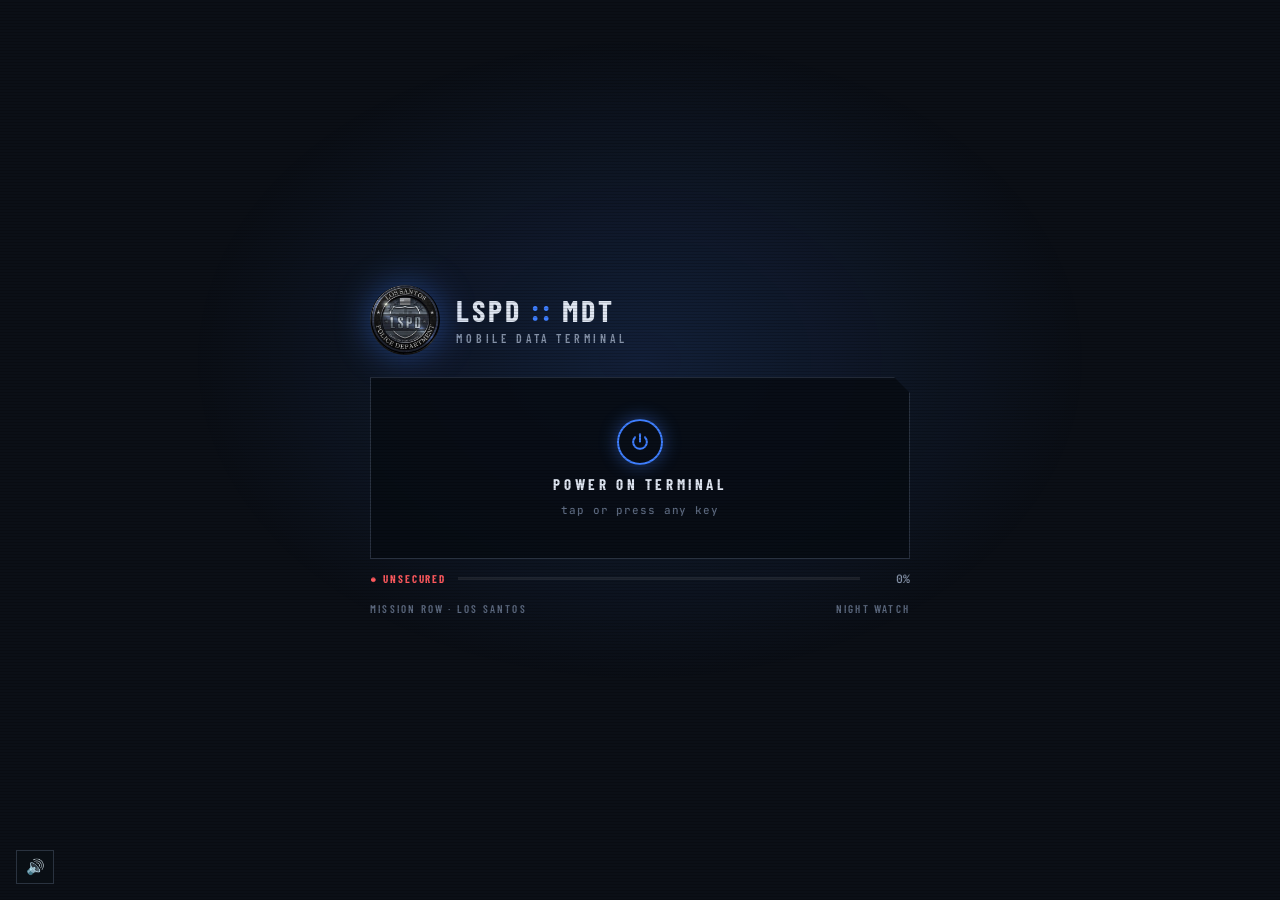
<file: site/mdt.html>
<!doctype html>
<html lang="en">
<head>
<meta charset="utf-8">
<meta name="viewport" content="width=device-width, initial-scale=1, viewport-fit=cover">
<meta name="robots" content="noindex, nofollow">
<script src="pv.js?v=1"></script>
<script src="gate.js?v=1"></script>
<script src="lock.js?v=2"></script>
<meta name="theme-color" content="#070b12">
<title>LSPD · Mobile Data Terminal</title>
<link rel="icon" href="img/lspd-badge.png">
<link rel="preconnect" href="https://fonts.googleapis.com"><link rel="preconnect" href="https://fonts.gstatic.com" crossorigin>
<link href="https://fonts.googleapis.com/css2?family=Barlow+Condensed:wght@500;600;700&family=Courier+Prime:wght@400;700&family=Inter:wght@400;500;600;700;800&family=JetBrains+Mono:wght@400;600;700&display=swap" rel="stylesheet">
<link rel="stylesheet" href="mdt.css?v=26">
</head>
<body>
<svg width="0" height="0" style="position:absolute" aria-hidden="true">
  <symbol id="i-home" viewBox="0 0 24 24"><path d="M4 11l8-7 8 7v9H4z"/><path d="M10 20v-6h4v6"/></symbol>
  <symbol id="i-clip" viewBox="0 0 24 24"><rect x="5" y="4" width="14" height="17" rx="1.5"/><path d="M9 4V3h6v1M8.5 10h7M8.5 14h7M8.5 18h4"/></symbol>
  <symbol id="i-file" viewBox="0 0 24 24"><path d="M6 3h8l4 4v14H6zM14 3v4h4M9 12h6M9 16h6"/></symbol>
  <symbol id="i-car" viewBox="0 0 24 24"><path d="M4 16v-4l2-5h12l2 5v4M4 16h16M4 16v2h3v-2M17 16v2h3v-2M7 12h10"/></symbol>
  <symbol id="i-shirt" viewBox="0 0 24 24"><path d="M8 3l4 2 4-2 5 4-3 3-2-1v12H8V9l-2 1-3-3z"/></symbol>
  <symbol id="i-book" viewBox="0 0 24 24"><path d="M4 5c3-1 6-1 8 1 2-2 5-2 8-1v14c-3-1-6-1-8 1-2-2-5-2-8-1zM12 6v14"/></symbol>
  <symbol id="i-cert" viewBox="0 0 24 24"><circle cx="12" cy="9" r="5"/><path d="M9 13.5 7.5 21l4.5-2.5 4.5 2.5L15 13.5"/><path d="m10 9 1.5 1.5L14 8"/></symbol>
  <symbol id="i-shield" viewBox="0 0 24 24"><path d="M12 3l7 3v6c0 4.5-3 7.5-7 9-4-1.5-7-4.5-7-9V6z"/><path d="M9 12l2 2 4-4"/></symbol>
  <symbol id="i-search" viewBox="0 0 24 24"><circle cx="10.5" cy="10.5" r="6.5"/><path d="M15.5 15.5L21 21"/></symbol>
  <symbol id="i-gavel" viewBox="0 0 24 24"><path d="M14.5 3.5l6 6M11 7l6 6M12.75 5.25l-5.5 5.5M18.75 11.25l-5.5 5.5M9.5 12.5L3 19l2 2 6.5-6.5"/></symbol>
  <symbol id="i-star" viewBox="0 0 24 24"><path d="M12 3l2.7 5.6 6.1.9-4.4 4.3 1 6.1L12 17l-5.4 2.9 1-6.1L3.2 9.5l6.1-.9z"/></symbol>
  <symbol id="i-cal" viewBox="0 0 24 24"><rect x="4" y="5" width="16" height="15" rx="1.5"/><path d="M4 10h16M9 3v4M15 3v4"/></symbol>
  <symbol id="i-radio" viewBox="0 0 24 24"><rect x="6" y="8" width="12" height="13" rx="2"/><path d="M9 8l6-5M9 13h6M9 17h3"/></symbol>
  <symbol id="i-menu" viewBox="0 0 24 24"><path d="M4 7h16M4 12h16M4 17h16"/></symbol>
  <symbol id="i-x" viewBox="0 0 24 24"><path d="M6 6l12 12M18 6L6 18"/></symbol>
  <symbol id="i-ext" viewBox="0 0 24 24"><path d="M14 4h6v6M20 4l-9 9M18 14v5a1 1 0 0 1-1 1H5a1 1 0 0 1-1-1V7a1 1 0 0 1 1-1h5"/></symbol>
  <symbol id="i-off" viewBox="0 0 24 24"><path d="M12 3.5v8"/><path d="M6.6 6.8a7.5 7.5 0 1 0 10.8 0"/></symbol>
  <symbol id="i-chev" viewBox="0 0 24 24"><path d="M5 11l7-5 7 5M5 16l7-5 7 5M5 21l7-5 7 5"/></symbol>
  <symbol id="i-gear" viewBox="0 0 24 24"><circle cx="12" cy="12" r="3"/><path d="M12 2.5v3M12 18.5v3M2.5 12h3M18.5 12h3M5.3 5.3l2.1 2.1M16.6 16.6l2.1 2.1M5.3 18.7l2.1-2.1M16.6 7.4l2.1-2.1"/></symbol>
  <symbol id="i-snd" viewBox="0 0 24 24"><path d="M4 10v4h4l5 4V6L8 10zM16 9a4 4 0 0 1 0 6M18.5 6.5a8 8 0 0 1 0 11"/></symbol>
</svg>

<div class="bg" aria-hidden="true"><i class="glow g1"></i><i class="glow g2"></i><i class="grid"></i><i class="scan"></i></div>

<div class="shell">
  <aside class="side" id="side">
    <div class="side-top">
      <a class="logo" data-go="home"><img src="img/lspd-badge.png" alt=""><div><b>LSPD<i>::</i>MDT</b><small>MOBILE DATA TERMINAL</small></div></a>
      <button class="ibtn only-m" id="sideClose" aria-label="Close menu"><svg><use href="#i-x"/></svg></button>
    </div>
    <div class="unit-card">
      <div class="uc-top"><span class="uc-cs" id="uCs">----</span><span class="uc-rank" id="uRank"></span></div>
      <b class="uc-name" id="uName">Signing on…</b>
      <button class="status-pick" id="statusBtn" aria-haspopup="true"><i></i><span id="statusTxt">10-8 · IN SERVICE</span><em>▾</em></button>
      <div class="status-menu" id="statusMenu" hidden></div>
    </div>
    <button class="side-search" id="openPal"><svg><use href="#i-search"/></svg><span>Search everything</span><kbd>Ctrl K</kbd></button>
    <nav class="nav" id="nav">
      <div class="nav-grp"><div class="nav-lbl">Terminal</div>
        <a data-go="home"><svg><use href="#i-home"/></svg><span>Dashboard</span></a>
        <a data-go="records"><svg><use href="#i-search"/></svg><span>Records &amp; BOLOs</span><em id="nBolo"></em></a>
        <a data-go="reference"><svg><use href="#i-gavel"/></svg><span>Penal code</span></a>
        <a href="myreports.html" data-frame="myreports.html" data-title="My reports"><svg><use href="#i-file"/></svg><span>My reports</span></a>
        <a data-go="mycerts"><svg><use href="#i-cert"/></svg><span>My certifications</span></a>
      </div>
      <div class="nav-grp"><div class="nav-lbl">Reports <em id="nForms"></em></div>
        <div id="formsNav" class="forms-nav"><div class="nav-skel"></div><div class="nav-skel"></div><div class="nav-skel"></div></div>
      </div>
      <div class="nav-grp" id="myDivGrp" hidden><div class="nav-lbl">My Division</div><div id="myDivNav"></div></div>
      <div class="nav-grp"><div class="nav-lbl">Department</div>
        <a data-go="fleet"><svg><use href="#i-car"/></svg><span>Fleet</span><em id="nFleet"></em></a>
        <a data-go="uniforms"><svg><use href="#i-shirt"/></svg><span>Uniforms</span><em id="nUni"></em></a>
        <a data-go="training"><svg><use href="#i-cal"/></svg><span>Training</span><em id="nTrain"></em></a>
        <a data-go="unit"><svg><use href="#i-star"/></svg><span>Kudos &amp; awards</span></a>
        <a data-go="promotions"><svg><use href="#i-chev"/></svg><span>Promotions</span></a>
        <a data-go="tracker"><svg><use href="#i-shield"/></svg><span>Promotion tracker</span></a>
        <a data-go="board" data-need-board hidden><svg><use href="#i-star"/></svg><span>Promotion board</span></a>
        <a data-go="onbremove" data-need-board hidden><svg><use href="#i-file"/></svg><span>Onboarding removals</span></a>
        <a data-go="cadets" data-need-owner hidden><svg><use href="#i-file"/></svg><span>Cadet roster check</span></a>
        <a data-go="idcheck" data-need-owner hidden><svg><use href="#i-file"/></svg><span>Discord ID check</span></a>
        <a id="sopLink" data-go="sop"><svg><use href="#i-book"/></svg><span>SOP</span></a>
        <a href="division.html" data-frame="division.html" data-title="Division Command" data-need-division hidden><svg><use href="#i-shield"/></svg><span>Division Command</span></a>
      </div>
    </nav>
    <div class="side-foot">
      <button class="ibtn" id="sndBtn" title="Sound on/off" aria-label="Sound on/off"><svg><use href="#i-snd"/></svg></button>
      <a class="signoff" href="signon.html?out=1"><svg><use href="#i-off"/></svg>Sign off · 10-7</a>
    </div>
  </aside>
  <div class="scrim" id="scrim"></div>

  <div class="stage">
    <header class="topbar">
      <button class="ibtn only-m" id="menuBtn" aria-label="Menu"><svg><use href="#i-menu"/></svg></button>
      <div class="crumb"><span id="crumbSec">TERMINAL</span><b id="crumbTitle">Dashboard</b></div>
      <div class="tb-right">
        <a class="tb-admin" id="adminBtn" href="admin.html" hidden title="Portal admin"><svg><use href="#i-gear"/></svg>ADMIN</a>
        <span class="chip-live" id="liveChip"><i></i>LINK SECURE</span>
        <span class="watch" id="watch"></span>
        <div class="clock"><b id="clk">--:--:--</b><small id="clkD"></small></div>
      </div>
    </header>
    <main class="main" id="main"><div class="boot"><i></i>ESTABLISHING LINK…</div></main>
    <div class="main flush" id="fhost" hidden></div>
  </div>
</div>

<nav class="tabs">
  <a data-go="home"><svg><use href="#i-home"/></svg>HOME</a>
  <a data-go="reports"><svg><use href="#i-clip"/></svg>REPORTS</a>
  <a data-go="records"><svg><use href="#i-search"/></svg>RECORDS</a>
  <a data-go="reference"><svg><use href="#i-gavel"/></svg>CODES</a>
</nav>
<div class="ticker" id="ticker" hidden></div>
<div class="pal" id="pal" hidden><div class="pal-box"><div class="pal-in"><svg><use href="#i-search"/></svg><input id="palQ" placeholder="Search reports, charges, 10-codes, pages…" autocomplete="off"><kbd>Esc</kbd></div><div class="pal-list" id="palList"></div></div></div>
<div class="md" id="modal" hidden></div>
<div class="toast" id="toast"></div>

<script src="forms.js?v=1"></script>
<script src="penal-ca.js?v=1"></script>
<script src="mdt.js?v=28"></script>
<script src="mdt-board.js?v=21"></script>
<script src="mdt-onb.js?v=3"></script>
<script src="mdt-cadets.js?v=2"></script>
<script src="mdt-ids.js?v=3"></script>
<script src="mdt-mydiv.js?v=16"></script>
</body>
</html>
</file>
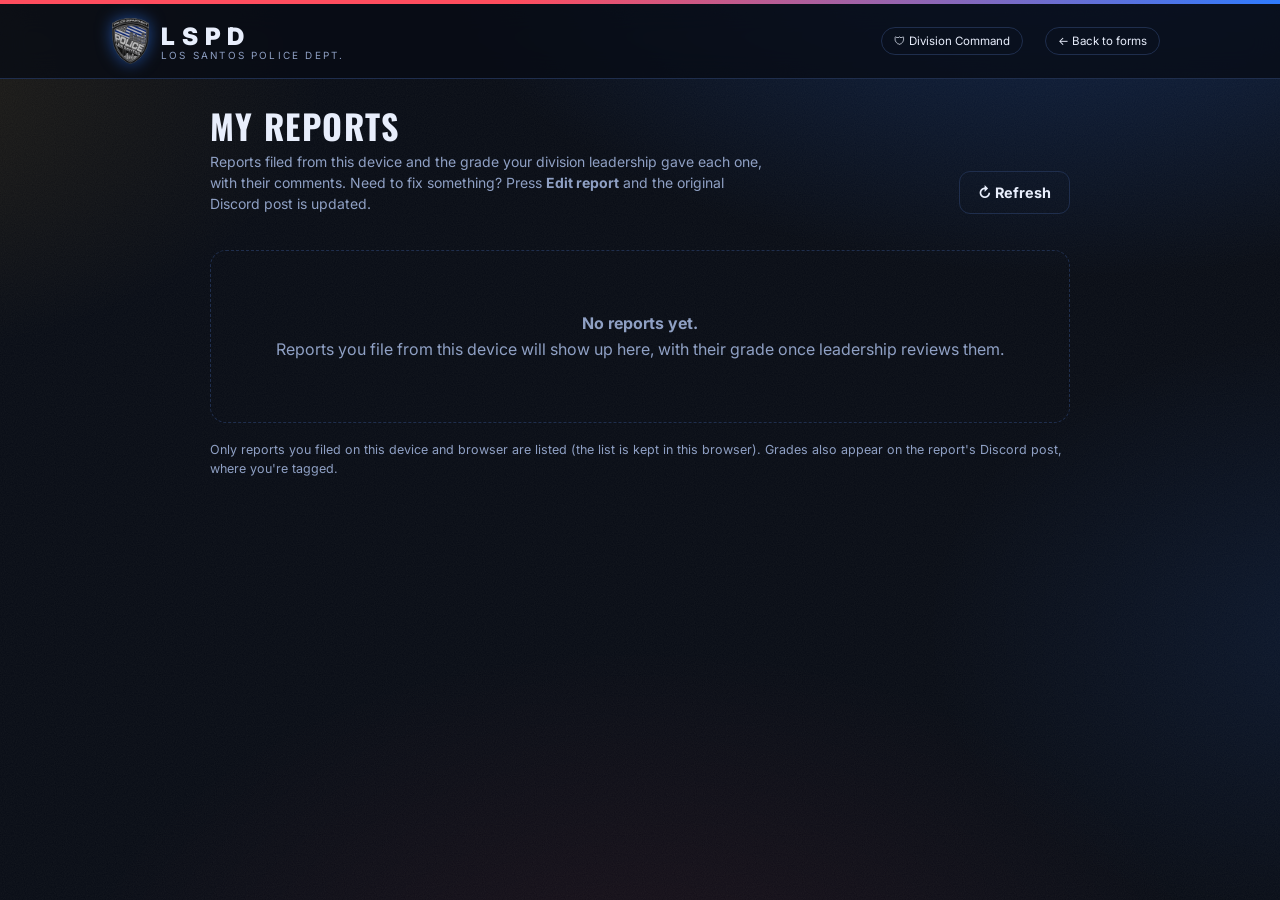
<file: site/myreports.html>
<!doctype html>
<html lang="en">
<head>
<meta charset="utf-8">
<meta name="viewport" content="width=device-width, initial-scale=1">
<meta name="robots" content="noindex, nofollow">
<script src="pv.js?v=1"></script>
<script src="gate.js?v=1"></script>
<script src="lock.js?v=2"></script>
<title>My Reports · LSPD</title>
<link rel="icon" href="img/lspd-seal.png">
<link rel="preconnect" href="https://fonts.googleapis.com"><link rel="preconnect" href="https://fonts.gstatic.com" crossorigin>
<link href="https://fonts.googleapis.com/css2?family=Inter:wght@400;500;600;700;800&family=Oswald:wght@500;600;700&display=swap" rel="stylesheet">
<link rel="stylesheet" href="portal.css?v=202610200937">
<style>
.mr-wrap{max-width:900px;margin:0 auto;padding:30px 20px 80px}
.mr-head{display:flex;align-items:flex-end;justify-content:space-between;gap:14px;flex-wrap:wrap;margin-bottom:18px}
.mr-head h1{font:700 34px/1 Oswald,sans-serif;letter-spacing:.04em}
.mr-head p{color:var(--muted);font-size:14px;margin-top:8px;max-width:560px;line-height:1.5}
.mr-k{display:grid;grid-template-columns:repeat(4,1fr);gap:10px;margin-bottom:18px}
.mr-k div{padding:13px 14px;border:1px solid var(--line);border-radius:14px;background:var(--panel)}
.mr-k small{display:block;color:var(--muted);font-size:11.5px;text-transform:uppercase;letter-spacing:.06em}
.mr-k b{display:block;margin-top:5px;font:700 28px/1 Oswald,sans-serif}
.mr-list{display:grid;gap:10px}
.mr-r{display:grid;grid-template-columns:44px 1fr auto;gap:13px;padding:14px;border:1px solid var(--line);border-radius:14px;background:var(--panel);position:relative}
.mr-r.new{border-color:var(--gold);box-shadow:0 0 0 1px var(--gold) inset}
.mr-r.new::after{content:"NEW";position:absolute;top:-8px;right:14px;font:800 9.5px/1 Inter,sans-serif;letter-spacing:.14em;padding:4px 7px;border-radius:6px;background:var(--gold);color:#2a1800}
.mr-ic{width:44px;height:44px;border-radius:12px;display:grid;place-items:center;font-size:21px;background:rgba(47,123,255,.12);border:1px solid rgba(47,123,255,.3)}
.mr-r b{font-size:14.5px}
.mr-m{font-size:12px;color:var(--muted);margin-top:3px}
.mr-c{margin-top:10px;padding:10px 12px;border-left:3px solid var(--blue2);border-radius:0 9px 9px 0;background:rgba(255,255,255,.04);font-size:13.5px;line-height:1.55;white-space:pre-wrap}
.mr-c span{display:block;margin-top:6px;color:var(--muted);font-size:12px}
.mr-g{display:grid;justify-items:center;align-content:start;gap:4px}
.mr-g em{width:48px;height:48px;border-radius:12px;display:grid;place-items:center;font:700 24px Oswald,sans-serif;font-style:normal;border:2px solid}
.mr-g small{font-size:10.5px;color:var(--muted);text-transform:uppercase;letter-spacing:.06em}
.mr-g .wait{border-style:dashed;border-color:rgba(255,255,255,.2);color:var(--muted);font-size:15px}
.g-a{color:#6ee7b7;border-color:#34d399}.g-b{color:#a7f3d0;border-color:#4ade80}.g-c{color:#fde68a;border-color:#fbbf24}.g-d{color:#fed7aa;border-color:#fb923c}.g-f{color:#fecaca;border-color:#f87171}.g-r{color:#e9d5ff;border-color:#a78bfa}
.mr-acts{display:flex;align-items:center;gap:10px;flex-wrap:wrap;margin-top:10px}
.mr-acts small{color:var(--muted);font-size:12px}
.mr-empty{padding:60px 20px;text-align:center;color:var(--muted);border:1px dashed var(--line);border-radius:16px;line-height:1.6}
.mr-note{margin-top:18px;color:var(--muted);font-size:12.5px;line-height:1.5}
@media(max-width:600px){.mr-k{grid-template-columns:1fr 1fr}.mr-r{grid-template-columns:38px 1fr auto;padding:12px}.mr-ic{width:38px;height:38px;font-size:18px}}
</style>
</head>
<body>
<div class="lightbar"></div>
<header class="top"><div class="top-in">
  <a class="brand" href="mdt.html#home" target="_top" title="MDT dashboard"><img class="brand-logo" src="img/lspd-patch.png" alt="LSPD"><div><b>LSPD</b><small>LOS SANTOS POLICE DEPT.</small></div></a>
  <div class="spacer"></div>
  <a class="pill myrep" href="division.html" data-need-division hidden>🛡 Division Command</a>
  <a class="pill myrep" href="forms.html">← Back to forms</a>
</div></header>
<main class="mr-wrap">
  <div class="mr-head"><div><h1>MY REPORTS</h1><p>Reports filed from this device and the grade your division leadership gave each one, with their comments. Need to fix something? Press <b>Edit report</b> and the original Discord post is updated.</p></div>
    <button class="btn ghost sm" id="refresh">↻ Refresh</button></div>
  <div class="mr-k" id="kpis"></div>
  <div class="mr-list" id="list"><div class="loading">Loading your reports…</div></div>
  <p class="mr-note">Only reports you filed on this device and browser are listed (the list is kept in this browser). Grades also appear on the report's Discord post, where you're tagged.</p>
</main>
<div class="toast" id="toast"></div>
<script src="forms.js?v=202611090900"></script>
<script>
(function(){
  const $ = id => document.getElementById(id), esc = s => Portal.esc(s);
  const get = (k, d) => { try{ return JSON.parse(localStorage.getItem(k) || "null") || d; }catch(e){ return d; } }, set = (k, v) => { try{ localStorage.setItem(k, JSON.stringify(v)); }catch(e){} };
  const GP = { A: 4, B: 3, C: 2, D: 1, F: 0 }, GL = ["F", "D", "C", "B", "A"];
  const when = t => new Date(t).toLocaleString(undefined, { month: "short", day: "numeric", year: "numeric", hour: "numeric", minute: "2-digit" });
  async function load(){
    const mine = get("lspd_my_reports", []);
    // CID case files posted from the case builder count too
    const CASES = get("cid-builder:cases", []).filter(Boolean), cidCase = {};   // log id → this browser's case (opened in the case builder to edit)
    CASES.forEach(c => { if (c.logId) cidCase[c.logId] = c.id; if (c && c.logId && !mine.some(x => x.id === c.logId)) mine.push({ id: c.logId, form: "cid", title: (c.data && c.data.values && c.data.values.ccTitle) || "CID case file", at: c.posted || c.updated }); });
    const cidIds = get("cid-builder:cases", []).filter(c => c && c.submissionId && !c.logId).map(c => c.submissionId);
    if(!mine.length && !cidIds.length){ $("kpis").innerHTML = ""; $("list").innerHTML = '<div class="mr-empty"><b>No reports yet.</b><br>Reports you file from this device will show up here, with their grade once leadership reviews them.</div>'; return; }
    let res;
    try{ res = await Portal.post({ action: "divMine", ids: mine.map(x => x.id), cidIds: cidIds }); if(!res.ok) throw new Error(res.error || "Couldn't load your reports."); }
    catch(e){ $("list").innerHTML = '<div class="mr-empty">' + esc(e.message) + '<br><button class="btn ghost sm" onclick="location.reload()">Try again</button></div>'; return; }
    const byId = {}; (res.reports || []).forEach(r => byId[r.id] = r); Object.keys(res.cid || {}).forEach(k => { const r = res.cid[k]; byId[r.id] = r; const c = CASES.find(x => x.submissionId === k); if (c) cidCase[r.id] = c.id; if (!mine.some(x => x.id === r.id)) mine.push({ id: r.id, title: r.title, at: r.at }); });
    const rows = mine.map(m => Object.assign({ formTitle: "", icon: m.icon || "📄", title: m.title, at: m.at }, byId[m.id] || {}, { id: m.id, known: !!byId[m.id] })).sort((a, b) => b.at - a.at);
    const seen = get("lspd_my_seen", {}), graded = rows.filter(r => r.grade);
    const avg = graded.length ? GL[Math.round(graded.reduce((n, r) => n + GP[r.grade], 0) / graded.length)] : "—";
    $("kpis").innerHTML = `<div><small>Reports filed</small><b>${rows.length}</b></div><div><small>Graded</small><b>${graded.length}</b></div><div><small>Waiting</small><b>${rows.length - graded.length}</b></div><div><small>Average grade</small><b>${avg}</b></div>`;
    $("list").innerHTML = rows.map(r => `<article class="mr-r${r.grade && seen[r.id] !== r.grade + r.gradedAt ? " new" : ""}">
      <div class="mr-ic">${esc(r.icon || "📄")}</div>
      <div><b>${esc(r.title || r.formTitle || "Report")}</b>
        <div class="mr-m">${r.formTitle ? esc(r.formTitle) + " · " : ""}filed ${esc(when(r.at))}${r.no && !(r.title || "").includes(r.no) ? " · " + esc(r.no) : ""}</div>
        ${r.grade ? (r.comments ? `<div class="mr-c">${esc(r.comments)}<span>— ${esc(r.gradedBy || "Leadership")}${r.gradedAt ? " · " + esc(when(r.gradedAt)) : ""}</span></div>` : `<div class="mr-m">Graded by ${esc(r.gradedBy || "leadership")}${r.gradedAt ? " · " + esc(when(r.gradedAt)) : ""}</div>`) : !r.known ? '<div class="mr-m">Not in a division log (this form isn\'t tracked by Division Command).</div>' : ""}
      ${cidCase[r.id] ? `<div class="mr-acts"><a class="btn ghost sm" href="cid.html?open=${encodeURIComponent(cidCase[r.id])}">✏️ Open in case builder</a></div>` : r.canEdit ? `<div class="mr-acts"><a class="btn ghost sm" href="forms.html?edit=${encodeURIComponent(r.id)}#${encodeURIComponent(r.form)}">✏️ Edit report</a>${r.grade === "R" ? '<small>Fix it here and it goes back to leadership for grading.</small>' : ""}</div>` : ""}
      </div>
      <div class="mr-g">${r.grade === "R" ? '<em class="g-r">↩</em><small>Fix &amp; refile</small>' : r.grade ? `<em class="g-${r.grade.toLowerCase()}">${esc(r.grade)}</em><small>Grade</small>` : '<em class="wait">…</em><small>Waiting</small>'}</div></article>`).join("");
    graded.forEach(r => seen[r.id] = r.grade + r.gradedAt); set("lspd_my_seen", seen);
  }
  $("refresh").onclick = load;
  load();
})();
</script>
</body>
</html>
</file>
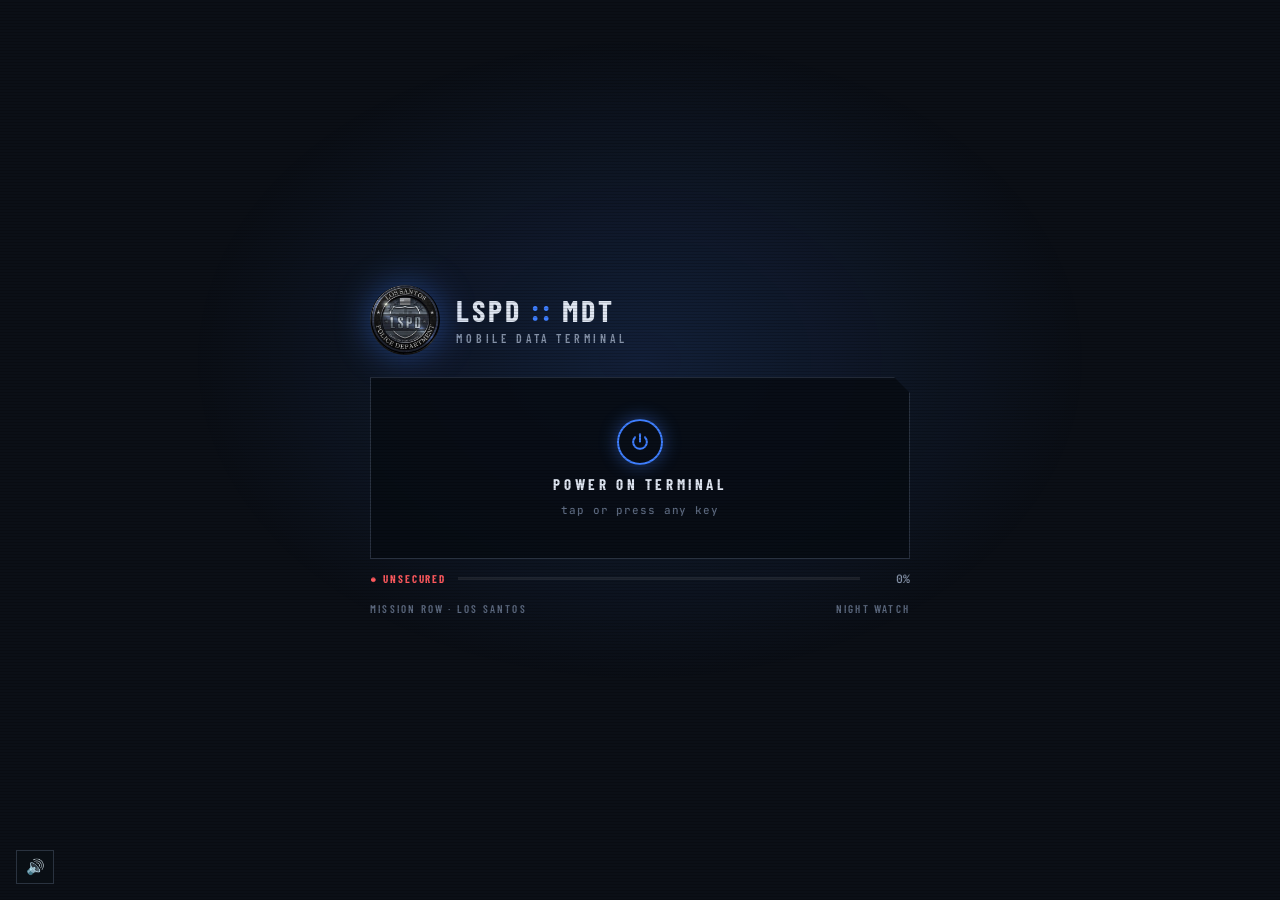
<file: site/signon.html>
<!doctype html>
<html lang="en">
<head>
<meta charset="utf-8">
<meta name="viewport" content="width=device-width, initial-scale=1, viewport-fit=cover">
<meta name="robots" content="noindex, nofollow">
<meta name="theme-color" content="#0b0f16">
<title>Sign on · LSPD MDT</title>
<link rel="icon" href="img/lspd-badge.png">
<link rel="preconnect" href="https://fonts.googleapis.com"><link rel="preconnect" href="https://fonts.gstatic.com" crossorigin>
<link href="https://fonts.googleapis.com/css2?family=Barlow+Condensed:wght@500;600;700&family=Inter:wght@400;500;600;700&family=JetBrains+Mono:wght@400;600&display=swap" rel="stylesheet">
<style>
:root{--ink:#0b0f16;--steel:#121925;--steel2:#18212f;--hair:rgba(160,184,220,.13);--hair2:rgba(160,184,220,.22);
  --tx:#dfe6f2;--mute:#8592a8;--dim:#5d6a80;--blue:#3f7fff;--amber:#f0b43c;--green:#3ad18a;--red:#ff5a5f;--disc:#5865f2}
*{box-sizing:border-box;margin:0;padding:0}
html,body{height:100%}
body{background:var(--ink);color:var(--tx);font:14px/1.5 Inter,system-ui,sans-serif;display:grid;grid-template-columns:minmax(0,1fr);justify-items:center;align-items:center;min-height:100vh;padding:24px 16px;overflow-x:hidden;-webkit-tap-highlight-color:transparent}
body::before{content:"";position:fixed;inset:0;background:radial-gradient(640px 460px at 50% 40%,rgba(63,127,255,.15),transparent 70%);pointer-events:none}
.crt{position:fixed;inset:0;pointer-events:none;background:repeating-linear-gradient(0deg,rgba(0,0,0,.16) 0 1px,transparent 1px 3px);z-index:3}
.boot{width:100%;max-width:540px;min-width:0;position:relative;z-index:1}
.top{display:flex;align-items:center;gap:16px;margin-bottom:22px}
.top img{width:70px;height:70px;object-fit:contain;filter:drop-shadow(0 0 18px rgba(63,127,255,.45))}
.top b{display:block;font:700 30px/1 "Barlow Condensed",sans-serif;letter-spacing:.1em}
.top b i{font-style:normal;color:var(--blue)}
.top small{display:block;margin-top:6px;font:600 12px "Barlow Condensed",sans-serif;letter-spacing:.32em;color:var(--mute)}
.clip{clip-path:polygon(0 0,calc(100% - 16px) 0,100% 16px,100% 100%,0 100%)}
.term{border:1px solid var(--hair2);background:rgba(8,12,19,.85);padding:14px 16px;font:12px/1.8 "JetBrains Mono",monospace;color:#b9c6dc;height:182px;overflow:hidden}
.term .hx{color:#4f6a94} .term .hx b{color:#7fa6e8;font-weight:400} .term .n{color:#cfe0ff}
.term div{white-space:nowrap;overflow:hidden;text-overflow:ellipsis}
.term .t{color:var(--dim);margin-right:8px}
.term .ok{color:var(--green)} .term .w{color:var(--amber)} .term .x{color:var(--red)}
.term .cur::after{content:"█";color:var(--blue);margin-left:2px;animation:blink 1s steps(1) infinite}
@keyframes blink{50%{opacity:0}}
.prog{display:flex;align-items:center;gap:12px;margin-top:12px}
.prog div{flex:1;height:3px;background:rgba(255,255,255,.08)}
.prog i{display:block;height:100%;width:0;background:var(--blue);box-shadow:0 0 12px var(--blue);transition:width .35s}
.prog .link{width:auto;text-align:left;font:700 11px "Barlow Condensed",sans-serif;letter-spacing:.18em;color:var(--red);white-space:nowrap}
.prog .link.amber{color:var(--amber)} .prog .link.green{color:var(--green);text-shadow:0 0 8px rgba(58,209,138,.5)}
.term .k{color:#9fe3c4} .term .sig{color:var(--amber);letter-spacing:1px}
.prog span{font:600 11.5px "JetBrains Mono",monospace;color:var(--mute);width:38px;text-align:right}
.card{margin-top:16px;border:1px solid var(--hair2);background:linear-gradient(180deg,var(--steel2),var(--steel));padding:20px 22px 22px;animation:rise .35s ease-out}
.card[hidden]{display:none}
@keyframes rise{from{opacity:0;transform:translateY(8px)}}
.card h2{font:700 20px "Barlow Condensed",sans-serif;letter-spacing:.14em;text-transform:uppercase}
.card p.sub{color:var(--mute);font-size:13px;margin:4px 0 18px}
.who{display:flex;align-items:center;gap:12px;padding:10px 12px;border:1px solid var(--hair);background:rgba(0,0,0,.2);margin-bottom:18px}
.who .cs{font:600 13px "JetBrains Mono",monospace;color:#cfe0ff;padding:3px 8px;border:1px solid rgba(63,127,255,.45);background:rgba(63,127,255,.12)}
.who b{font-weight:600}
.who small{display:block;color:var(--mute);font-size:12px}
.btn{display:flex;align-items:center;justify-content:center;gap:10px;width:100%;height:50px;border:0;cursor:pointer;font:700 16px "Barlow Condensed",sans-serif;letter-spacing:.16em;text-transform:uppercase;color:#fff;background:var(--blue);clip-path:polygon(0 0,100% 0,100% 70%,96% 100%,0 100%);transition:filter .15s}
.btn:hover{filter:brightness(1.12)} .btn:disabled{filter:grayscale(.6) brightness(.7);cursor:wait}
.btn.disc{background:var(--disc)}
.btn svg{width:22px;height:22px;fill:currentColor}
.msg{margin-top:12px;padding:9px 12px;font-size:13px;border-left:3px solid var(--red);background:rgba(255,90,95,.08);color:#ffd0d1}
.msg.info{border-color:var(--amber);background:rgba(240,180,60,.08);color:#f6e2b6}
.msg[hidden]{display:none}
.links{display:flex;justify-content:space-between;gap:12px;margin-top:14px;font-size:12.5px;color:var(--mute);flex-wrap:wrap}
.links a{color:var(--mute);cursor:pointer;text-decoration:underline;text-underline-offset:3px}
.links a:hover{color:var(--tx)}
.steps{display:flex;gap:6px;margin-bottom:16px}
.steps span{flex:1;height:3px;background:rgba(255,255,255,.1)} .steps span.on{background:var(--blue)}
/* PIN pad */
.dots{display:flex;justify-content:center;gap:16px;margin:4px 0 18px}
.dots i{width:16px;height:16px;border:2px solid var(--hair2);transform:rotate(45deg);transition:.12s}
.dots i.on{background:var(--blue);border-color:var(--blue);box-shadow:0 0 10px rgba(63,127,255,.6)}
.dots.bad{animation:shake .35s} .dots.bad i{border-color:var(--red)}
.dots.good i{background:var(--green);border-color:var(--green);box-shadow:0 0 10px rgba(58,209,138,.6)}
@keyframes shake{20%,60%{transform:translateX(-8px)}40%,80%{transform:translateX(8px)}}
.pad{display:grid;grid-template-columns:repeat(3,1fr);gap:8px;max-width:300px;margin:0 auto}
.pad button{height:56px;border:1px solid var(--hair2);background:#0d131d;color:var(--tx);font:600 22px "JetBrains Mono",monospace;cursor:pointer;transition:background .1s,border-color .1s}
.pad button:hover{border-color:rgba(63,127,255,.5)}
.pad button:active,.pad button.hit{background:rgba(63,127,255,.22);border-color:var(--blue)}
.pad button.fn{font:700 12px "Barlow Condensed",sans-serif;letter-spacing:.16em;color:var(--mute)}
.pad.busy{opacity:.5;pointer-events:none}
.ok-big{display:flex;align-items:center;gap:14px}
.ok-big i{width:44px;height:44px;display:grid;place-items:center;border:2px solid var(--green);color:var(--green);font:700 22px Inter;font-style:normal;flex:none}
.foot{margin-top:16px;display:flex;justify-content:space-between;font:600 11px "Barlow Condensed",sans-serif;letter-spacing:.2em;color:var(--dim)}
.skip{position:fixed;right:18px;bottom:16px;z-index:4;font:700 12px "Barlow Condensed",sans-serif;letter-spacing:.2em;color:var(--mute);border:1px solid var(--hair2);background:rgba(11,15,22,.8);padding:8px 14px;cursor:pointer}
.skip[hidden]{display:none}
.snd{position:fixed;left:16px;bottom:16px;z-index:4;width:38px;height:34px;border:1px solid var(--hair2);background:rgba(11,15,22,.8);color:var(--mute);cursor:pointer;font-size:15px}
.snd:hover{color:var(--tx)} .snd.off{opacity:.55}
.power{display:flex;flex-direction:column;align-items:center;justify-content:center;gap:10px;min-height:152px;width:100%;border:0;background:none;color:var(--tx);cursor:pointer;font:700 15px "Barlow Condensed",sans-serif;letter-spacing:.24em}
.power i{width:46px;height:46px;border:2px solid var(--blue);border-radius:50%;display:grid;place-items:center;font-style:normal;font-size:20px;color:var(--blue);box-shadow:0 0 18px rgba(63,127,255,.45);animation:pulse 1.6s ease-in-out infinite}
.power i svg{width:22px;height:22px;display:block;fill:none;stroke:currentColor;stroke-width:2.2;stroke-linecap:round}
.power:active i{transform:scale(.92)}
.power small{font:500 11px "JetBrains Mono",monospace;letter-spacing:.08em;color:var(--dim)}
.power:hover i{background:rgba(63,127,255,.15)}
@keyframes pulse{50%{box-shadow:0 0 4px rgba(63,127,255,.2)}}
body.is-demo{padding-top:52px}
.demo{position:fixed;left:0;right:0;top:0;z-index:5;text-align:center;padding:5px;font:700 11px "Barlow Condensed",sans-serif;letter-spacing:.2em;background:var(--amber);color:#1a1200}
@media(max-width:480px){.top img{width:56px;height:56px}.top b{font-size:25px}.card{padding:18px 16px 18px}.term{font-size:11px}.pad button{height:60px}}
@media(prefers-reduced-motion:reduce){*{animation:none!important;transition:none!important}}
</style>
</head>
<body>
<div class="crt"></div>
<div class="boot">
  <div class="top"><img src="img/lspd-badge.png" alt=""><div><b>LSPD <i>::</i> MDT</b><small>MOBILE DATA TERMINAL</small></div></div>
  <div class="term clip" id="term" aria-live="polite"></div>
  <div class="prog"><span class="link" id="link">● UNSECURED</span><div><i id="bar"></i></div><span id="pct">0%</span></div>
  <div class="card clip" id="card" hidden></div>
  <div class="foot"><span>MISSION ROW · LOS SANTOS</span><span id="watch"></span></div>
</div>
<button class="skip" id="skip" type="button">SKIP ▸</button>
<button class="snd" id="snd" type="button" title="Sound on/off" aria-label="Sound on/off">🔊</button>

<script src="forms.js?v=202611090900"></script>
<script>
(function () {
  "use strict";
  const DEMO = /[?&]demo=1\b/.test(location.search);
  const P = DEMO ? "demo_" : "";
  const K = { dev: P + "lspd_dev", sess: P + "lspd_sess", prof: P + "lspd_prof" };
  const $ = id => document.getElementById(id);
  const esc = s => String(s == null ? "" : s).replace(/[&<>"']/g, c => ({ "&": "&amp;", "<": "&lt;", ">": "&gt;", '"': "&quot;", "'": "&#39;" }[c]));
  const store = {
    get(k) { try { return localStorage.getItem(k) || ""; } catch (e) { return ""; } },
    set(k, v) { try { v ? localStorage.setItem(k, v) : localStorage.removeItem(k); } catch (e) {} },
    json(k) { try { return JSON.parse(localStorage.getItem(k) || "null"); } catch (e) { return null; } }
  };
  const sess = {
    get(k) { try { return sessionStorage.getItem(k) || ""; } catch (e) { return ""; } },
    set(k, v) { try { v ? sessionStorage.setItem(k, v) : sessionStorage.removeItem(k); } catch (e) {} }
  };
  const params = new URLSearchParams(location.search);
  const GATE = (() => { try { return JSON.parse(localStorage.getItem("lspd_gate") || "null") || {}; } catch (e) { return {}; } })();   // set by the portal: sign-on required? PIN every visit?

  // ---------- sound (made in code with Web Audio: no files to load) ----------
  const SFX = (function () {
    // Realistic hardware sounds, all made in code (no files): fan spin-up, mains hum, drive seeks,
    // relay clicks, packet hiss, key clicks. No musical tones except one soft PC-speaker beep.
    let ctx = null, on = store.get("lspd_sound") !== "off", nbuf = null, amb = null;
    const SFX_LEVEL = 1.8;   // computer sounds loudness (1 = original)
    let master = null;
    function bus(c) { if (!master) { master = c.createGain(); master.gain.value = SFX_LEVEL; const lim = c.createDynamicsCompressor(); lim.threshold.value = -6; lim.ratio.value = 12; master.connect(lim).connect(c.destination); } return master; }
    function ac() {
      if (!on) return null;
      try { if (!ctx) ctx = new (window.AudioContext || window.webkitAudioContext)(); if (ctx.state === "suspended") ctx.resume(); } catch (e) { return null; }
      return ctx;
    }
    function noiseBuf(c) { if (nbuf) return nbuf; const n = c.sampleRate * 2; nbuf = c.createBuffer(1, n, c.sampleRate); const d = nbuf.getChannelData(0); let b = 0; for (let i = 0; i < n; i++) { const w = Math.random() * 2 - 1; b = (b + 0.02 * w) / 1.02; d[i] = w * 0.5 + b * 3; } return nbuf; }
    // a filtered noise burst: the building block for clicks, seeks and hiss
    function burst(dur, vol, freq, type, at, q) {
      const c = ac(); if (!c) return; const t = c.currentTime + (at || 0);
      const s = c.createBufferSource(), f = c.createBiquadFilter(), g = c.createGain();
      s.buffer = noiseBuf(c); f.type = type || "bandpass"; f.frequency.value = freq || 2000; f.Q.value = q || 1;
      g.gain.setValueAtTime(0.0001, t); g.gain.exponentialRampToValueAtTime(vol || 0.05, t + 0.002); g.gain.exponentialRampToValueAtTime(0.0001, t + dur);
      s.connect(f).connect(g).connect(bus(c)); s.start(t, Math.random() * 1.5); s.stop(t + dur + 0.02);
    }
    function beep(f, dur, vol, at) {                   // plain sine, soft attack: PC speaker / system confirm
      const c = ac(); if (!c) return; const t = c.currentTime + (at || 0);
      const o = c.createOscillator(), g = c.createGain(); o.type = "sine"; o.frequency.value = f;
      g.gain.setValueAtTime(0.0001, t); g.gain.exponentialRampToValueAtTime(vol, t + 0.01); g.gain.setValueAtTime(vol, t + dur - 0.03); g.gain.exponentialRampToValueAtTime(0.0001, t + dur);
      o.connect(g).connect(bus(c)); o.start(t); o.stop(t + dur + 0.02);
    }
    const click = (at, v) => { burst(0.012, v || 0.09, 3800, "highpass", at, 0.7); burst(0.03, (v || 0.09) * 0.5, 900, "bandpass", at, 2); };   // relay / switch
    const seek = (at, v) => { burst(0.018, v || 0.05, 2600, "bandpass", at, 3); burst(0.012, (v || 0.05) * 0.7, 1400, "bandpass", (at || 0) + 0.03 + Math.random() * 0.03, 4); };   // hard-drive head
    function sq(f, dur, vol, at) {                     // PC speaker: a raw square wave
      const c = ac(); if (!c) return; const t = c.currentTime + (at || 0);
      const o = c.createOscillator(), g = c.createGain(); o.type = "square"; o.frequency.value = f;
      g.gain.setValueAtTime(vol, t); g.gain.setValueAtTime(vol, t + dur - 0.005); g.gain.linearRampToValueAtTime(0, t + dur);
      o.connect(g).connect(bus(c)); o.start(t); o.stop(t + dur + 0.01);
    }
    function press() {                                 // chunky tower power button: push… release
      burst(0.07, 0.22, 260, "lowpass", 0, 0.8); burst(0.012, 0.12, 3200, "highpass", 0, 0.7);
      burst(0.01, 0.07, 3600, "highpass", 0.11, 0.7); burst(0.04, 0.08, 500, "lowpass", 0.11, 1);
    }
    function degauss(at) {                             // CRT monitor coming on: THUNK + decaying hum
      const c = ac(); if (!c) return; const t = c.currentTime + (at || 0);
      burst(0.18, 0.2, 140, "lowpass", at, 1);
      [60, 120, 180].forEach((f, i) => { const o = c.createOscillator(), g = c.createGain(); o.frequency.value = f;
        g.gain.setValueAtTime(0.0001, t); g.gain.exponentialRampToValueAtTime([0.12, 0.05, 0.025][i], t + 0.02); g.gain.exponentialRampToValueAtTime(0.0001, t + 0.9);
        o.connect(g).connect(bus(c)); o.start(t); o.stop(t + 0.95); });
    }
    function floppy(at) {                              // floppy drive: stepper motor brrt-brrt + head clacks
      at = at || 0;
      for (let r = 0; r < 3; r++) for (let i = 0; i < 6; i++) { const tt = at + r * 0.26 + i * 0.03; sq(r === 1 ? 92 : 70, 0.018, 0.022, tt); burst(0.008, 0.04, 2200, "bandpass", tt, 2); }
      burst(0.02, 0.07, 1500, "bandpass", at + 0.82, 3);
    }
    function dialup(at) {                              // modem: dial the relay, answer tone, handshake
      at = at || 0; const c = ac(); if (!c) return;
      const D = { 5: [770, 1336], 1: [697, 1209], 8: [852, 1336], 0: [941, 1336], 4: [770, 1209], 2: [697, 1336], 9: [852, 1477] };
      "5550142".split("").forEach((d, i) => D[d].forEach(f => beep(f, 0.075, 0.02, at + i * 0.11)));
      const a2 = at + 0.95; beep(2100, 0.38, 0.022, a2);
      for (let i = 0; i < 6; i++) { beep(i % 2 ? 2400 : 1200, 0.07, 0.014, a2 + 0.42 + i * 0.08); burst(0.07, 0.02, 1800, "bandpass", a2 + 0.42 + i * 0.08, 0.8); }
      burst(0.45, 0.03, 2000, "bandpass", a2 + 0.92, 0.6);
    }
    function ambient() {                               // case fan spinning up + faint mains hum, held under the boot
      const c = ac(); if (!c || amb) return; const t = c.currentTime;
      const s = c.createBufferSource(), lp = c.createBiquadFilter(), g = c.createGain(), hum = c.createOscillator(), hum2 = c.createOscillator(), hg = c.createGain();
      s.buffer = noiseBuf(c); s.loop = true; lp.type = "lowpass"; lp.Q.value = 0.6;
      lp.frequency.setValueAtTime(120, t); lp.frequency.exponentialRampToValueAtTime(1300, t + 1.4); lp.frequency.exponentialRampToValueAtTime(650, t + 2.6);
      g.gain.setValueAtTime(0.0001, t); g.gain.exponentialRampToValueAtTime(0.11, t + 1.2); g.gain.exponentialRampToValueAtTime(0.045, t + 2.8);
      hum.frequency.value = 60; hum2.frequency.value = 120; hg.gain.setValueAtTime(0.0001, t); hg.gain.exponentialRampToValueAtTime(0.02, t + 0.4);
      s.connect(lp).connect(g).connect(bus(c)); hum.connect(hg); hum2.connect(hg); hg.connect(bus(c));
      const sp = c.createOscillator(), sg = c.createGain(); sp.type = "triangle";
      sp.frequency.setValueAtTime(70, t); sp.frequency.exponentialRampToValueAtTime(390, t + 3);    // hard drive platters spinning up
      sg.gain.setValueAtTime(0.0001, t); sg.gain.exponentialRampToValueAtTime(0.014, t + 0.6); sg.gain.exponentialRampToValueAtTime(0.006, t + 4);
      sp.connect(sg).connect(bus(c));
      s.start(t); hum.start(t); hum2.start(t); sp.start(t); amb = { s, g, hg, hum, hum2, sp, sg };
    }
    function settle() {                                // fan winds down to idle, hum fades
      const c = ctx; if (!c || !amb) return; const t = c.currentTime, a = amb; amb = null;
      a.g.gain.cancelScheduledValues(t); a.g.gain.setValueAtTime(a.g.gain.value || 0.04, t); a.g.gain.exponentialRampToValueAtTime(0.0001, t + 1.6);
      a.hg.gain.cancelScheduledValues(t); a.hg.gain.setValueAtTime(a.hg.gain.value || 0.02, t); a.hg.gain.exponentialRampToValueAtTime(0.0001, t + 1.2);
      a.sg.gain.cancelScheduledValues(t); a.sg.gain.setValueAtTime(a.sg.gain.value || 0.006, t); a.sg.gain.exponentialRampToValueAtTime(0.0001, t + 1.4); a.sp.frequency.cancelScheduledValues(t); a.sp.frequency.setValueAtTime(a.sp.frequency.value || 390, t); a.sp.frequency.exponentialRampToValueAtTime(180, t + 1.5);
      [a.s, a.hum, a.hum2, a.sp].forEach(n => n.stop(t + 1.7));
    }
    return {
      unlock() { ac(); },
      ctx() { return ac(); },
      get on() { return on; },
      toggle() { on = !on; store.set("lspd_sound", on ? "" : "off"); if (!on) settle(); else this.key(); return on; },
      settle: settle,
      power() { press(); degauss(0.13); setTimeout(ambient, 120); for (let i = 0; i < 6; i++) seek(0.6 + i * 0.12 + Math.random() * 0.05); },
      post() { sq(1000, 0.14, 0.03); },
      floppy() { floppy(0); },
      dialup() { dialup(0); },
      tick() { seek(0, 0.035); },
      ok() { },                                        // quiet: the drive/relay sounds carry the boot
      warn() { },
      data() { burst(0.05 + Math.random() * 0.05, 0.03, 2500 + Math.random() * 2000, "bandpass", 0, 1.5); if (Math.random() < 0.4) seek(0.02, 0.03); },
      whir() { for (let i = 0; i < 4; i++) seek(i * 0.07 + Math.random() * 0.03, 0.045); },
      cipher() { burst(0.03, 0.02, 4500 + Math.random() * 2500, "bandpass", 0, 2); },
      lock() { click(0, 0.1); click(0.07, 0.07); },
      sweep(dur) { const n = Math.max(4, Math.floor((dur || 1) / 0.09)); for (let i = 0; i < n; i++) burst(0.06, 0.035 * (1 - i / n * 0.6), 1800 + Math.random() * 2200, "bandpass", i * 0.09 + Math.random() * 0.03, 1.2); },
      secure() { click(0, 0.08); beep(880, 0.11, 0.025, 0.08); },
      key() { burst(0.01, 0.12, 3000, "highpass", 0, 0.7); burst(0.035, 0.06, 450, "lowpass", 0.004, 1); },
      bad() { beep(330, 0.22, 0.04); click(0, 0.06); },
      good() { click(0, 0.09); beep(1000, 0.09, 0.025, 0.06); },
      squelch() { click(0, 0.1); burst(0.16, 0.035, 2200, "bandpass", 0.03, 0.8); }
    };
  })();
  (function () {
    const b = $("snd"); const paint = () => { b.textContent = SFX.on ? "🔊" : "🔇"; b.classList.toggle("off", !SFX.on); };
    paint(); b.onclick = () => { SFX.toggle(); paint(); };
    const first = () => { SFX.unlock(); document.removeEventListener("pointerdown", first, true); document.removeEventListener("keydown", first, true); };
    document.addEventListener("pointerdown", first, true); document.addEventListener("keydown", first, true);
  })();

  // where to go after signing on: only pages on this site
  function safeNext(v) { v = String(v || ""); return /^[A-Za-z0-9_\-\/]+(\.html)?([?#][^\s]*)?$/.test(v) && !/^\/\//.test(v) ? v : ""; }
  if (safeNext(params.get("next"))) sess.set("lspd_next", safeNext(params.get("next")));
  const NEXT = () => sess.get("lspd_next") || "mdt.html";

  // ---------- backend ----------
  async function api(body) {
    if (DEMO) return demoApi(body);
    try { return await Portal.post(body); }
    catch (e) { return { ok: false, error: "Couldn't reach the LSPD server. Check your connection and try again.", net: true }; }
  }
  function demoApi(b) {
    const wait = v => new Promise(r => setTimeout(() => r(v), 450));
    const prof = { callsign: "L-104", name: "F. Duzen", rank: "Sergeant", level: "officer" };
    if (b.action === "acctDiscordUrl") return wait({ ok: true, url: location.pathname + "?demo=1&code=demo&state=demo" });
    if (b.action === "acctDiscord") return wait({ ok: true, device: "demo-device", hasPin: !!sess.get("demo_pin"), profile: prof });
    if (b.action === "acctSetPin") { sess.set("demo_pin", b.pin); return wait({ ok: true, session: "demo-session", profile: prof }); }
    if (b.action === "acctPin") return wait(b.pin === sess.get("demo_pin") ? { ok: true, session: "demo-session", profile: prof } : { ok: false, error: "Wrong PIN." });
    if (b.action === "acctMe") return wait({ ok: false, error: "AUTH" });
    return wait({ ok: false, error: "Unknown action." });
  }

  // ---------- boot log ----------
  const term = $("term"), card = $("card");
  let skipping = false, pct = 0;
  const pad2 = n => String(n).padStart(2, "0");
  const stamp = () => { const d = new Date(); return pad2(d.getHours()) + ":" + pad2(d.getMinutes()) + ":" + pad2(d.getSeconds()); };
  const sleep = ms => skipping ? Promise.resolve() : new Promise(r => setTimeout(r, ms));
  function progress(n) { pct = Math.max(pct, n); $("bar").style.width = pct + "%"; $("pct").textContent = pct + "%"; }
  function line(text) {
    term.querySelectorAll(".cur").forEach(x => x.classList.remove("cur"));
    const el = document.createElement("div");
    el.innerHTML = '<span class="t">' + stamp() + "</span>" + text;
    el.classList.add("cur");
    term.appendChild(el); if (!skipping) SFX.tick();
    while (term.children.length > 7) term.removeChild(term.firstChild);
    return { el: el, set(t) { el.innerHTML = '<span class="t">' + stamp() + "</span>" + t; }, done(tag, cls) { if (!skipping || cls === "x") (cls === "x" ? SFX.bad : cls === "w" ? SFX.warn : SFX.ok).call(SFX); el.classList.remove("cur"); el.insertAdjacentHTML("beforeend", ' <span class="' + (cls || "ok") + '">' + tag + "</span>"); } };
  }
  function raw(html) {
    const el = document.createElement("div"); el.className = "hx"; el.innerHTML = html; term.appendChild(el);
    while (term.children.length > 7) term.removeChild(term.firstChild);
  }
  const hex = n => Math.floor(Math.random() * n).toString(16).toUpperCase();
  function hexRow(addr) { let b = ""; for (let i = 0; i < 8; i++) b += (i === 4 ? " " : "") + " " + pad2(hex(256)).replace(/^(.)$/, "0$1"); return "<b>0x" + addr.toString(16).toUpperCase().padStart(6, "0") + "</b>" + b + "  " + Array.from({ length: 8 }, () => ".:#=+-*@LSPD"[Math.floor(Math.random() * 12)]).join(""); }
  async function stream(rows, ms) { let a = 0x7f3a00 + Math.floor(Math.random() * 0x400) * 16; for (let i = 0; i < rows && !skipping; i++) { raw(hexRow(a)); a += 16; SFX.data(); await sleep(ms); } }
  async function count(label, to, unit, steps, ms) { const l = line(label + ' <span class="n">0</span>' + unit); for (let i = 1; i <= steps && !skipping; i++) { l.el.querySelector(".n").textContent = Math.round(to * i / steps).toLocaleString("en-US"); if (i % 2) SFX.tick(); await sleep(ms); } l.el.querySelector(".n").textContent = to.toLocaleString("en-US"); return l; }
  const GL = "ABCDEF0123456789#$%&*+=<>/\\|";
  async function scramble(label, target, frames) {     // cipher text that settles into the real value, left to right
    const l = line(label + ' <span class="k"></span>'), k = l.el.querySelector(".k");
    for (let f = 0; f <= frames && !skipping; f++) {
      const fixed = Math.floor(target.length * f / frames);
      k.textContent = target.slice(0, fixed) + Array.from(target.slice(fixed), ch => ch === ":" || ch === " " ? ch : GL[Math.floor(Math.random() * GL.length)]).join("");
      SFX.cipher(); await sleep(38);
    }
    k.textContent = target; return l;
  }
  async function signal(label, ms) {                  // link quality bars wobble, then hold steady
    const B = "▁▂▃▄▅▆▇█", l = line(label + ' <span class="sig"></span> <span class="n">0</span>%'), sg = l.el.querySelector(".sig"), n = l.el.querySelector(".n");
    const steps = 22; SFX.sweep(steps * ms / 1000);
    for (let i = 1; i <= steps && !skipping; i++) {
      const q = i / steps, jitter = (1 - q) * 4;
      sg.textContent = Array.from({ length: 8 }, (_, j) => B[Math.max(0, Math.min(7, Math.round(j * q + (Math.random() * 2 - 1) * jitter)))]).join("");
      n.textContent = Math.round(q * 100); await sleep(ms);
    }
    sg.textContent = B; n.textContent = "100"; return l;
  }
  const keyId = () => Array.from({ length: 8 }, () => pad2(hex(256)).padStart(2, "0")).join(":");
  function linkState(t, cls) { const el = $("link"); el.textContent = "● " + t; el.className = "link" + (cls ? " " + cls : ""); }
  const hr = new Date().getHours();
  const WATCH = hr >= 6 && hr < 14 ? "DAY WATCH" : hr >= 14 && hr < 22 ? "SWING WATCH" : "NIGHT WATCH";
  $("watch").textContent = WATCH;
  // demo mode always replays the full boot (except right after the pretend Discord step); the live site plays it once per browser session
  // the power button + full boot come back after an hour away from the portal (no activity on this device)
  const AWAY_MS = 3600e3, lastActive = Math.max(Number(store.get("lspd_booted_at")) || 0, Number(store.get("lspd_seen_at")) || 0);
  const seen = params.get("code") ? "1" : DEMO ? "" : (Date.now() - lastActive < AWAY_MS ? "1" : "");
  $("skip").onclick = () => { skipping = true; $("skip").hidden = true; };

  function powerGate() {
    return new Promise(res => {
      $("skip").hidden = true;
      term.innerHTML = '<button class="power" id="power" type="button"><i><svg viewBox="0 0 24 24" aria-hidden="true"><path d="M12 3.5v8"/><path d="M6.6 6.8a7.5 7.5 0 1 0 10.8 0"/></svg></i>POWER ON TERMINAL<small>tap or press any key</small></button>';
      const go = e => { if (e && e.type === "keydown" && (e.ctrlKey || e.metaKey || e.altKey)) return; document.removeEventListener("keydown", go); SFX.unlock(); SFX.power(); term.innerHTML = ""; $("skip").hidden = false; setTimeout(res, 150); };
      $("power").onclick = go; document.addEventListener("keydown", go);
    });
  }
  async function bootIntro() {
    if (seen) { skipping = true; $("skip").hidden = true; }
    else await powerGate();
    let l;
    if (!seen) {                                         // the full cold boot, once per browser session
      // 0 · hardware POST, 90s style
      l = line("LSPD-MDT BIOS v4.2  (C) 1996 · POST ..........."); await sleep(520); SFX.post(); l.done("PASS"); progress(2);
      l = await count("Memory test", 16384, "K", 14, 40); l.done("OK"); progress(4);
      l = line("Drive A: 1.44MB ..............................."); SFX.floppy(); await sleep(900); l.done("OK");
      l = line("Drive C: 540MB IDE ............................"); SFX.whir(); await sleep(360); l.done("OK"); progress(6);
      // 1 · secure network
      l = line("Network interface mdt0 ......................."); await sleep(380); l.done("UP"); progress(4);
      l = line("Scanning for LSPD relay nodes ................"); await stream(3, 50); l.done("3 FOUND", "w"); progress(8);
      for (const [nd, ms] of [["MR-01 Mission Row", 12], ["VB-02 Vespucci", 19], ["PB-03 Paleto Bay", 41]]) {
        l = line("  relay " + nd + " ".padEnd(24 - nd.length, ".")); await sleep(170); l.done(ms + "ms"); SFX.data();
      }
      l = line("Dialing secure relay MR-01 ...................."); SFX.dialup(); await sleep(1100); await stream(4, 90); l.done("CONNECT 28800"); progress(14);
      linkState("SECURING", "amber");
      l = await scramble("Generating session key RSA-4096", keyId(), 18); SFX.lock(); l.done("OK"); progress(20);
      l = await scramble("Exchanging keys with MR-01  ", keyId(), 14); SFX.lock(); l.done("OK"); progress(26);
      l = await signal("Stabilizing AES-256 tunnel", 55); SFX.lock(); l.done("LOCKED"); progress(34);
      l = line("Packet loss 0.0% · jitter 2ms ................"); await sleep(260); l.done("STABLE"); progress(38);
      linkState("SECURE · AES-256", "green"); SFX.secure(); await sleep(300);
      // 2 · records database
      l = line("Opening encrypted records database ..........."); SFX.whir(); await stream(3, 45); l.done("OK"); progress(42);
      for (const [db, pc] of [["penal_code", 45], ["reports", 48], ["roster", 51], ["bolo_wanted", 54]]) {
        l = line("  sync " + db + " ".padEnd(20 - db.length, ".") + " sha256"); await stream(2, 40); l.done("VERIFIED"); progress(pc);
      }
      l = line("Integrity check: all tables match ............"); await sleep(280); l.done("PASS"); progress(57);
    }
    l = line("Secure uplink to Mission Row ................."); await sleep(seen ? 0 : 420); l.done("ONLINE"); progress(seen ? 30 : 62);
    if (seen) linkState("SECURE · AES-256", "green");
    l = line("Verifying terminal certificate ..............."); await sleep(seen ? 0 : 320); l.done("OK"); progress(seen ? 45 : 66);
    if (!DEMO) store.set("lspd_booted_at", String(Date.now()));
    SFX.settle();
  }

  // ---------- screens ----------
  function show(html) { card.hidden = false; card.innerHTML = html; card.style.animation = "none"; void card.offsetWidth; card.style.animation = ""; }
  function whoHTML(p) {
    if (!p || !(p.callsign || p.name)) return "";
    return '<div class="who">' + (p.callsign ? '<span class="cs">' + esc(p.callsign) + "</span>" : "") + "<div><b>" + esc(String(p.name || "Officer").replace(/([a-z'])RM\b/g, "$1").replace(/\s+RM\b/g, "")) + "</b>" + (p.title || p.rank ? "<small>" + esc(p.title || p.rank) + "</small>" : "") + "</div></div>";
  }
  const DISCORD_SVG = '<svg viewBox="0 0 24 24" aria-hidden="true"><path d="M20.3 4.4A19.6 19.6 0 0 0 15.4 3l-.6 1.3a18 18 0 0 0-5.6 0L8.6 3a19.6 19.6 0 0 0-4.9 1.5C.6 9.1-.3 13.7.2 18.2a19.8 19.8 0 0 0 6 3l1.3-2a12.7 12.7 0 0 1-2-1l.5-.4a14 14 0 0 0 12 0l.5.4-2 1 1.3 2a19.7 19.7 0 0 0 6-3c.5-5.2-.9-9.8-3.5-13.8ZM8 15.4c-1.2 0-2.2-1.1-2.2-2.4S6.8 10.6 8 10.6s2.2 1.1 2.2 2.4-1 2.4-2.2 2.4Zm8 0c-1.2 0-2.2-1.1-2.2-2.4s1-2.4 2.2-2.4 2.2 1.1 2.2 2.4-1 2.4-2.2 2.4Z"/></svg>';

  function screenDiscord(msg, info) {
    progress(100);
    show('<div class="steps"><span class="on"></span><span></span></div>' +
      "<h2>Sign on to the MDT</h2><p class=\"sub\">First time on this device? Confirm who you are with Discord. You only do this once per device. After that it's just your 4-digit PIN.</p>" +
      '<button class="btn disc" id="goDisc" type="button">' + DISCORD_SVG + "Sign in with Discord</button>" +
      '<div class="msg' + (info ? " info" : "") + '" id="msg"' + (msg ? "" : " hidden") + ">" + esc(msg || "") + "</div>" +
      '<div class="links"><span>Your Discord ID must be on the LSPD roster.</span>' + (GATE.required ? "" : '<a href="forms.html">Open the forms portal ›</a>') + '</div>');
    $("goDisc").onclick = async () => {
      SFX.squelch();
      const b = $("goDisc"); b.disabled = true; b.lastChild.textContent = "Opening Discord…";
      const r = await api({ action: "acctDiscordUrl" });
      if (r.ok && r.url) { location.href = r.url; return; }
      b.disabled = false; b.lastChild.textContent = "Sign in with Discord";
      const m = $("msg"); m.hidden = false; m.className = "msg"; m.textContent = r.error || "Couldn't start the sign-in.";
    };
  }

  // a 4-digit pad; calls onDone(pin, api) where api = { bad(msg), good(), reset() }
  let activePad = null;
  function makePad(host, onDone) {
    host.innerHTML = '<div class="dots" id="dots"><i></i><i></i><i></i><i></i></div><div class="pad" id="pad">' +
      [1, 2, 3, 4, 5, 6, 7, 8, 9].map(n => '<button type="button" data-k="' + n + '">' + n + "</button>").join("") +
      '<button type="button" class="fn" data-k="c">CLEAR</button><button type="button" data-k="0">0</button><button type="button" class="fn" data-k="b">⌫ BACK</button></div>';
    let pin = "", busy = false;
    const dots = host.querySelector("#dots"), pad = host.querySelector("#pad");
    const paint = () => dots.querySelectorAll("i").forEach((d, i) => d.classList.toggle("on", i < pin.length));
    const ctl = {
      bad() { SFX.bad(); dots.classList.remove("bad"); void dots.offsetWidth; dots.classList.add("bad"); pin = ""; paint(); busy = false; pad.classList.remove("busy"); if (navigator.vibrate) try { navigator.vibrate(120); } catch (e) {} },
      good() { SFX.good(); dots.classList.add("good"); },
      reset() { pin = ""; paint(); busy = false; pad.classList.remove("busy"); dots.classList.remove("bad", "good"); }
    };
    function press(k) {
      if (busy) return;
      SFX.key();
      dots.classList.remove("bad");
      if (k === "c") pin = ""; else if (k === "b") pin = pin.slice(0, -1); else if (pin.length < 4) pin += k;
      paint();
      if (pin.length === 4) { busy = true; pad.classList.add("busy"); const p = pin; setTimeout(() => onDone(p, ctl), 120); }
    }
    pad.addEventListener("click", e => { const b = e.target.closest("button"); if (b) press(b.dataset.k); });
    activePad = (key) => { const b = pad.querySelector('[data-k="' + key + '"]'); if (b) { b.classList.add("hit"); setTimeout(() => b.classList.remove("hit"), 110); } press(key); };
    return ctl;
  }
  document.addEventListener("keydown", e => {
    if (!activePad || e.ctrlKey || e.metaKey || e.altKey) return;
    if (/^\d$/.test(e.key)) { activePad(e.key); e.preventDefault(); }
    else if (e.key === "Backspace") { activePad("b"); e.preventDefault(); }
    else if (e.key === "Escape" || e.key === "Delete") { activePad("c"); e.preventDefault(); }
  });

  function weakPin(p) { return /^(\d)\1{3}$/.test(p) || /^(\d\d)\1$/.test(p) || "0123456789012".indexOf(p) !== -1 || "9876543210987".indexOf(p) !== -1; }

  function screenCreate(profile) {
    progress(100);
    let first = "";
    EVoice.prefetch(store.get(K.dev));
    show('<div class="steps"><span class="on"></span><span class="on"></span></div>' + whoHTML(profile) +
      '<h2 id="ct">Create your PIN</h2><p class="sub" id="cs">Pick 4 digits you\'ll remember. You\'ll use this PIN to sign on from now on. Avoid easy ones like 1111, 1212 or 1234.</p>' +
      '<div id="padHost"></div><div class="msg" id="msg" hidden></div>' +
      '<div class="links"><span>Command staff can reset it if you forget.</span></div>');
    const msg = $("msg");
    const ctl = makePad($("padHost"), async (pin, c) => {
      msg.hidden = true;
      if (!first) {
        if (weakPin(pin)) { msg.hidden = false; msg.textContent = "That PIN is too easy to guess. Pick a less obvious one."; c.bad(); return; }
        first = pin; $("ct").textContent = "Confirm your PIN"; $("cs").textContent = "Enter the same 4 digits again."; c.reset(); return;
      }
      if (pin !== first) { first = ""; $("ct").textContent = "Create your PIN"; $("cs").textContent = "Those didn't match. Start again: pick 4 digits."; c.bad(); return; }
      const r = await api({ action: "acctSetPin", device: store.get(K.dev), pin: pin });
      if (r.ok) { c.good(); await pinMark(pin, r.profile); return finish(r); }
      msg.hidden = false; msg.textContent = r.error || "Couldn't save your PIN.";
      if (/Discord again/i.test(r.error || "")) { store.set(K.dev, ""); return setTimeout(() => screenDiscord(r.error), 900); }
      first = ""; $("ct").textContent = "Create your PIN"; c.bad();
    });
    return ctl;
  }

  // fingerprint of the PIN, so the 10-minute lock screen (lock.js) can unlock instantly on this device
  async function pinMark(pin, prof) {
    if (DEMO) return;
    try {
      const p = prof || store.json(K.prof) || {};
      const b = await crypto.subtle.digest("SHA-256", new TextEncoder().encode("lspd-pin|" + store.get(K.dev) + "|" + (p.discordId || "") + "|" + pin));
      localStorage.setItem("lspd_pinv", Array.from(new Uint8Array(b)).map(x => x.toString(16).padStart(2, "0")).join(""));
    } catch (e) {}
  }
  function screenPin(profile, note) {
    progress(100);
    EVoice.prefetch(store.get(K.dev));
    show(whoHTML(profile) + '<h2>Enter your PIN</h2><p class="sub">Welcome back' + (profile && profile.name ? ", " + esc(addr(profile)) : "") + '. Enter your 4-digit PIN to sign on.</p>' +
      '<div id="padHost"></div><div class="msg" id="msg"' + (note ? "" : " hidden") + ">" + esc(note || "") + "</div>" +
      '<div class="links"><a id="notMe">Not you? Use a different Discord account</a><span>Forgot it? Ask command staff to reset your PIN.</span></div>');
    const msg = $("msg");
    makePad($("padHost"), async (pin, c) => {
      msg.hidden = true;
      const r = await api({ action: "acctPin", device: store.get(K.dev), pin: pin });
      if (r.ok) { c.good(); await pinMark(pin, r.profile); return finish(r); }
      if (r.needPin) return screenCreate(profile);
      msg.hidden = false; msg.textContent = r.error || "Couldn't sign on.";
      if (/Discord again/i.test(r.error || "")) { store.set(K.dev, ""); store.set(K.prof, ""); return setTimeout(() => screenDiscord(r.error), 900); }
      c.bad();
    });
    $("notMe").onclick = () => { store.set(K.dev, ""); store.set(K.sess, ""); store.set(K.prof, ""); activePad = null; screenDiscord(); };
  }

  // "F. Duzen", "Frank Duzen", "Duzen, F." → "Duzen" (drops initials, suffixes and nicknames in quotes or brackets)
  function lastName(n) {
    n = String(n || "").replace(/([a-z'])RM\b/g, "$1").replace(/\s+RM\b/g, "").replace(/["“”'(\[].*?["“”')\]]/g, " ").trim();
    if (n.indexOf(",") > 0) return n.split(",")[0].trim().split(/\s+/).pop();
    const parts = n.split(/\s+/).filter(w => !/^(jr|sr|ii|iii|iv)\.?$/i.test(w) && !/^[A-Za-z]\.?$/.test(w));
    return parts.length ? parts[parts.length - 1] : n;
  }
  // roster rank → how you'd address them: "Police Officer II" → "Officer", "Staff Sergeant" stays
  function title(rank) {
    const r = String(rank || "").toLowerCase().replace(/[^a-z ]/g, " ").replace(/\s+/g, " ").trim();
    if (!r) return "";
    const T = [[/sergeant major/, "Sergeant Major"], [/assistant chief/, "Assistant Chief"], [/deputy chief/, "Deputy Chief"], [/\bchief\b/, "Chief"], [/commander/, "Commander"], [/\bmajor\b/, "Major"],
      [/captain/, "Captain"], [/lieutenant/, "Lieutenant"], [/sergeant major/, "Sergeant Major"], [/staff sergeant/, "Staff Sergeant"], [/sergeant/, "Sergeant"],
      [/corporal/, "Corporal"], [/detective/, "Detective"], [/officer|recruit|cadet|trainee|probation|\bpo\b/, "Officer"]];
    for (const [re, t] of T) if (re.test(r)) return t;
    return "";
  }
  const addr = p => { const ln = p && p.name ? lastName(p.name) : ""; return ln ? ((p.title || title(p.rank) || "Officer") + " " + ln) : "Officer"; };
  function greet() { const h = new Date().getHours(); return h < 5 ? "Good evening" : h < 12 ? "Good morning" : h < 17 ? "Good afternoon" : "Good evening"; }

  // ---------- spoken greeting (the browser's built-in voice; follows the sound on/off button) ----------
  const Voice = (function () {
    const ok = "speechSynthesis" in window && typeof SpeechSynthesisUtterance === "function";
    let voices = [];
    const load = () => { try { voices = speechSynthesis.getVoices() || []; } catch (e) {} };
    if (ok) { load(); try { speechSynthesis.addEventListener("voiceschanged", load); } catch (e) {} }
    function pick() {                                    // the most natural-sounding English voice this device has
      const en = voices.filter(v => /^en(-|_|$)/i.test(v.lang));
      const pref = [/natural|neural|online/i, /google us english/i, /\b(guy|davis|christopher|eric|andrew|brian)\b/i, /\b(aria|jenny|samantha|ava|allison)\b/i, /en-us/i];
      for (const re of pref) { const v = en.find(x => re.test(x.name + " " + x.lang)); if (v) return v; }
      return en[0] || null;
    }
    return {
      say(text) {
        return new Promise(res => {
          if (!ok || !SFX.on) return res();
          try {
            speechSynthesis.cancel();
            const u = new SpeechSynthesisUtterance(text), v = pick();
            if (v) u.voice = v; u.lang = (v && v.lang) || "en-US"; u.rate = 0.98; u.pitch = 0.95; u.volume = 0.7;
            const done = () => { clearTimeout(cap); res(); }, cap = setTimeout(res, 4500);
            u.onend = done; u.onerror = done;
            speechSynthesis.speak(u);
          } catch (e) { res(); }
        });
      }
    };
  })();

  // ---------- ElevenLabs greeting: 3 saved clips stitched into one sentence ----------
  // "Good morning," + "Sergeant Duzen." + "You're signed on."  (the browser keeps clips it already has)
  const EVoice = (function () {
    const LS = "lspd_vc:"; let pending = null;
    function keys() { const out = []; try { for (let i = 0; i < localStorage.length; i++) { const k = localStorage.key(i); if (k && k.indexOf(LS) === 0) out.push(k.slice(LS.length)); } } catch (e) {} return out; }
    function keep(plan) { const want = [plan.name, plan.close].concat(Object.values(plan.greet)); keys().forEach(k => { if (want.indexOf(k) === -1) try { localStorage.removeItem(LS + k); } catch (e) {} }); }
    function prefetch(device) {
      if (DEMO || !device) return null;
      if (!pending) pending = api({ action: "acctVoice", device: device, have: keys() }).then(r => {
        if (!r || !r.ok || !r.on || !r.plan) return null;
        keep(r.plan);
        Object.keys(r.audio || {}).forEach(k => { try { localStorage.setItem(LS + k, r.audio[k]); } catch (e) {} });
        return r.plan;
      }).catch(() => null);
      return pending;
    }
    function ab(b64) { const bin = atob(b64), u = new Uint8Array(bin.length); for (let i = 0; i < bin.length; i++) u[i] = bin.charCodeAt(i); return u.buffer; }
    function decode(c, b64) { return new Promise((res, rej) => { try { const p = c.decodeAudioData(ab(b64), res, rej); if (p && p.then) p.then(res, rej); } catch (e) { rej(e); } }); }
    function shapeClip(c, buf) {   // play the whole clip untouched (no end cut); trim only dead air before the first word; note where the voice ends
      const d = buf.getChannelData(0), sr = buf.sampleRate; let peak = 0; for (let i = 0; i < d.length; i++) peak = Math.max(peak, Math.abs(d[i]));
      let a = 0, z = d.length - 1; while (a < z && Math.abs(d[a]) < peak * 0.04) a++; while (z > a && Math.abs(d[z]) < peak * 0.004) z--;
      a = Math.max(0, a - Math.floor(sr * 0.03)); const n = d.length - a, k = peak > 0 ? VOICE_LEVEL / peak : 1;
      const out = c.createBuffer(buf.numberOfChannels, n, sr);
      for (let ch = 0; ch < buf.numberOfChannels; ch++) { const seg = Float32Array.from(buf.getChannelData(ch).subarray(a)); for (let i = 0; i < n; i++) seg[i] *= k; out.copyToChannel(seg, ch); }
      return { buf: out, voiceEnd: (z - a) / sr };       // seconds from clip start to the end of the last word
    }
    // each clip finishes completely, then a fifth-of-a-second break before the next one
    const CLIP_BREAK = 0.2;
    const VOICE_LEVEL = 0.55;   // greeting loudness (0–1); was 0.8

    async function play(when) {
      const c = SFX.ctx(); if (!c || !pending) return false;
      const plan = await Promise.race([pending, new Promise(r => setTimeout(() => r(null), 2500))]); if (!plan) return false;
      const parts = [plan.greet[when], plan.name, plan.close].map(k => { try { return localStorage.getItem(LS + k); } catch (e) { return null; } });
      if (parts.some(x => !x)) return false;
      try {
        const bufs = (await Promise.all(parts.map(b => decode(c, b)))).map(b => shapeClip(c, b));
        const g = c.createGain(); g.gain.value = 1; g.connect(c.destination);
        let t = c.currentTime + 0.08, end = t;
        bufs.forEach(x => { const src = c.createBufferSource(); src.buffer = x.buf; src.connect(g); src.start(t); end = t + x.buf.duration; t += x.voiceEnd + CLIP_BREAK; });
        t = end;
        await new Promise(r => setTimeout(r, (t - c.currentTime) * 1000 + 150));
        return true;
      } catch (e) { return false; }
    }
    return { prefetch, play };
  })();
  const whenNow = () => { const h = new Date().getHours(); return h < 5 ? "evening" : h < 12 ? "morning" : h < 17 ? "afternoon" : "evening"; };

  async function finish(r) {
    activePad = null;
    store.set(K.sess, r.session || ""); if (r.profile) store.set(K.prof, JSON.stringify(r.profile));
    if (!DEMO) store.set("lspd_seen_at", String(Date.now()));          // the portal lets them in for the next hour of activity
    const p = r.profile || store.json(K.prof) || {};
    // load the terminal while the greeting plays, so the MDT opens with everything already on screen
    let homeReady = Promise.resolve();
    if (!DEMO && r.session) {
      try { const old = JSON.parse(localStorage.getItem("mdt:home") || "null"); if (old && old.profile && old.profile.discordId !== p.discordId) localStorage.removeItem("mdt:home"); } catch (e) {}
      homeReady = api({ action: "officerHome", session: r.session }).then(h => { if (h && h.ok) { try { localStorage.setItem("mdt:home", JSON.stringify(h)); if (h.profile) localStorage.setItem(K.prof, JSON.stringify(h.profile)); } catch (e) {} } }).catch(() => {});
      ["forms.html?embed=1", "data/portal.json"].forEach(u => { const k = document.createElement("link"); k.rel = "prefetch"; k.href = u; document.head.appendChild(k); });
    }
    const l = line("Signing on " + esc((p.callsign ? p.callsign + " · " : "") + addr(p).toUpperCase()) + " ...."); progress(100);
    await new Promise(res => setTimeout(res, 350)); l.done("10-8");
    show('<div class="ok-big"><i>✓</i><div><h2>' + esc(greet()) + ", " + esc(addr(p)) + '.</h2><p class="sub" style="margin:2px 0 0">Signed on' + (p.callsign ? " as <b>" + esc(p.callsign) + "</b>" : "") + ". Opening the terminal…</p></div></div>");
    const to = NEXT(); sess.set("lspd_next", "");
    const spoken = EVoice.play(whenNow()).then(done => done ? null : Voice.say(greet() + ", " + addr(p) + ". You're signed on."));
    await Promise.all([spoken, new Promise(res => setTimeout(res, 1300))]);
    await Promise.race([homeReady, new Promise(res => setTimeout(res, 1500))]);   // give the terminal data a moment more to arrive, never long
    setTimeout(() => { if (DEMO) { show('<div class="ok-big"><i>✓</i><div><h2>Demo complete</h2><p class="sub" style="margin:2px 0 0">On the live site this now opens the portal. <a href="?demo=1" style="color:var(--blue)">Run the demo again</a> (your demo PIN is remembered until you close the tab).</p></div></div>'); return; } location.replace(to); }, 250);
  }

  function screenError(msg) {
    progress(100);
    show('<h2>Can\'t reach the terminal</h2><p class="sub">' + esc(msg) + '</p><button class="btn" type="button" id="retry">Try again</button>');
    $("retry").onclick = () => location.reload();
  }

  // ---------- flow ----------
  async function run() {
    if (params.get("out") === "1") { store.set(K.sess, ""); }       // sign out on this device (keeps the device, so next time is just the PIN)
    const intro = bootIntro();
    const code = params.get("code"), state = params.get("state"), err = params.get("error");
    if (code || err) history.replaceState(null, "", location.pathname + (DEMO ? "?demo=1" : ""));

    if (err) { await intro; line("Discord sign-in cancelled").done("ABORT", "w"); return screenDiscord("Discord sign-in was cancelled. Try again when you're ready.", true); }

    if (code) {
      await intro;
      const l = line("Confirming Discord identity ................");
      const r = await api({ action: "acctDiscord", code: code, state: state });
      if (!r.ok) { l.done("DENIED", "x"); return r.net ? screenError(r.error) : screenDiscord(r.error); }
      l.done("OK"); progress(70);
      store.set(K.dev, r.device); if (r.profile) store.set(K.prof, JSON.stringify(r.profile));
      const l2 = line("Matching LSPD roster ......................."); await sleep(300); l2.done(r.profile && r.profile.callsign ? r.profile.callsign : "OK"); progress(90);
      return r.hasPin ? screenPin(r.profile) : screenCreate(r.profile);
    }

    const device = store.get(K.dev), profile = store.json(K.prof);
    let session = store.get(K.sess);
    if (session && GATE.pinEvery && device && !DEMO) session = "";      // command wants the PIN on every visit
    if (session) {
      await intro;
      const l = line("Restoring session ..........................");
      const r = await api({ action: "acctMe", session: session });
      if (r.ok) { l.done("OK"); EVoice.prefetch(device); return finish({ session: session, profile: r.profile }); }
      if (r.net) { l.done("OFFLINE", "x"); return screenError(r.error); }
      l.done("EXPIRED", "w"); store.set(K.sess, "");
    }
    await intro;
    if (device) { const l = line("Device recognised, PIN required ............"); await sleep(250); l.done("LOCKED", "w"); return screenPin(profile); }
    const l = line("Unknown device, identity check required ....."); await sleep(250); l.done("STANDBY", "w");
    screenDiscord();
  }

  if (DEMO) document.body.classList.add("is-demo");
  if (DEMO) document.body.insertAdjacentHTML("afterbegin", '<div class="demo">DEMO MODE · NOTHING IS SAVED · TRY ANY PIN, THEN SIGN ON WITH IT</div>');
  run().then(() => { $("skip").hidden = true; }).catch(e => screenError(e && e.message ? e.message : "Something went wrong."));
})();
</script>
</body>
</html>
</file>
<file: site/portal.css>
:root{
  --bg:#070b14; --panel:#0e1627; --panel2:#121d33; --line:#1f2e4d;
  --text:#e8eefc; --muted:#8fa0c4; --blue:#2f7bff; --blue2:#5aa2ff;
  --gold:#f2b632; --green:#2ecc71; --red:#ff4d5e; --yellow:#f5c542;
  --radius:16px;
}
*{box-sizing:border-box;margin:0;padding:0}
html{scroll-behavior:smooth}
body{
  font-family:"Inter",system-ui,-apple-system,"Segoe UI",Roboto,sans-serif;
  background:var(--bg);color:var(--text);min-height:100vh;
  /* night glow: blue top-right, gold left, faint red/blue "light bar" glow at the bottom, fine grain */
  background-image:
    radial-gradient(1100px 620px at 85% -12%,rgba(47,123,255,.26),transparent 62%),
    radial-gradient(800px 480px at -12% 8%,rgba(242,182,50,.11),transparent 60%),
    radial-gradient(900px 600px at 50% 115%,rgba(255,77,94,.08),transparent 65%),
    radial-gradient(700px 500px at 105% 70%,rgba(47,123,255,.10),transparent 60%),
    url("data:image/svg+xml;utf8,%3Csvg%20xmlns%3D%27http%3A//www.w3.org/2000/svg%27%20width%3D%27160%27%20height%3D%27160%27%3E%3Cfilter%20id%3D%27n%27%3E%3CfeTurbulence%20type%3D%27fractalNoise%27%20baseFrequency%3D%27.9%27%20numOctaves%3D%272%27%20stitchTiles%3D%27stitch%27/%3E%3CfeColorMatrix%20values%3D%270%200%200%200%201%20%200%200%200%200%201%20%200%200%200%200%201%20%200%200%200%20.05%200%27/%3E%3C/filter%3E%3Crect%20width%3D%27100%25%27%20height%3D%27100%25%27%20filter%3D%27url%28%23n%29%27/%3E%3C/svg%3E");
  background-size:auto,auto,auto,auto,160px 160px;
  background-attachment:fixed;
}
/* police light bar */
.lightbar{height:4px;background:linear-gradient(90deg,var(--red),var(--red) 20%,var(--blue) 50%,var(--blue) 80%,var(--red));background-size:200% 100%;animation:sweep 3s linear infinite}
@keyframes sweep{to{background-position:200% 0}}

header.top{
  position:sticky;top:0;z-index:20;backdrop-filter:blur(14px);
  background:rgba(7,11,20,.75);border-bottom:1px solid var(--line);
}
.top-in{max-width:1100px;margin:0 auto;padding:14px 22px;display:flex;align-items:center;gap:14px}
.brand{display:flex;align-items:center;gap:12px;cursor:pointer;text-decoration:none;color:inherit}
.brand svg{width:38px;height:38px;filter:drop-shadow(0 0 10px rgba(47,123,255,.6))}
.brand b{font-size:1.5rem;letter-spacing:.28em;font-weight:900}
.brand small{display:block;font-size:.62rem;letter-spacing:.22em;color:var(--muted);margin-top:-2px}
.spacer{flex:1}
.pill{font-size:.72rem;padding:6px 12px;border-radius:999px;border:1px solid var(--line);color:var(--muted);display:flex;gap:8px;align-items:center}
.dot{width:8px;height:8px;border-radius:50%;background:var(--green);box-shadow:0 0 10px var(--green)}

main{max-width:1100px;margin:0 auto;padding:34px 22px 90px}
.view{display:none;animation:fade .35s ease}
.view.active{display:block}
@keyframes fade{from{opacity:0;transform:translateY(8px)}to{opacity:1;transform:none}}

/* HOME */
.hero{text-align:center;padding:36px 0 34px}
.hero h1{font-size:clamp(2.6rem,8vw,5rem);letter-spacing:.35em;font-weight:900;
  background:linear-gradient(180deg,#fff,#7fb0ff);-webkit-background-clip:text;background-clip:text;color:transparent;padding-left:.35em}
.hero p{color:var(--muted);margin-top:10px;letter-spacing:.08em}
.hero .tag{display:inline-block;margin-bottom:14px;font-size:.7rem;letter-spacing:.3em;color:var(--gold);border:1px solid rgba(242,182,50,.4);padding:6px 14px;border-radius:999px}
.grid{display:grid;grid-template-columns:repeat(auto-fill,minmax(300px,1fr));gap:18px;margin-top:20px}
.card{
  position:relative;background:linear-gradient(160deg,var(--panel2),var(--panel));
  border:1px solid var(--line);border-radius:var(--radius);padding:24px;cursor:pointer;
  transition:.25s;overflow:hidden;
}
.card::before{content:"";position:absolute;inset:0 0 auto 0;height:3px;background:linear-gradient(90deg,var(--blue),var(--gold));opacity:0;transition:.25s}
.card:hover{transform:translateY(-4px);border-color:var(--blue);box-shadow:0 18px 40px -18px rgba(47,123,255,.55)}
.card:hover::before{opacity:1}
.card .ico{font-size:1.8rem;width:54px;height:54px;border-radius:14px;display:grid;place-items:center;background:rgba(47,123,255,.12);border:1px solid rgba(47,123,255,.3);margin-bottom:16px}
.card h3{font-size:1.1rem;margin-bottom:6px}
.card p{color:var(--muted);font-size:.88rem;line-height:1.5}
.card .go{margin-top:16px;font-size:.8rem;color:var(--blue2);font-weight:700;letter-spacing:.08em}
.card.soon{opacity:.55;cursor:not-allowed}
.card.soon:hover{transform:none;border-color:var(--line);box-shadow:none}
.card.soon .go{color:var(--muted)}

/* FORM */
.crumbs{color:var(--muted);font-size:.85rem;margin-bottom:18px}
.crumbs a{color:var(--blue2);cursor:pointer;text-decoration:none}
.form-title{margin-bottom:24px}
.form-title h2{font-size:clamp(1.3rem,3vw,1.8rem);letter-spacing:.04em}
.form-title p{color:var(--muted);margin-top:6px;font-size:.92rem}
.sec{background:linear-gradient(160deg,var(--panel2),var(--panel));border:1px solid var(--line);border-radius:var(--radius);padding:24px;margin-bottom:18px}
.sec h3{font-size:.85rem;letter-spacing:.18em;color:var(--blue2);margin-bottom:18px;display:flex;align-items:center;gap:10px;text-transform:uppercase}
.sec h3 em{font-style:normal;color:var(--muted);letter-spacing:.05em;text-transform:none;margin-left:auto;font-size:.78rem}
.row{display:grid;grid-template-columns:1fr 1fr;gap:16px}
@media(max-width:700px){.row{grid-template-columns:1fr}}
label.f{display:block}
label.f span{display:block;font-size:.76rem;font-weight:600;color:var(--muted);margin-bottom:7px;letter-spacing:.04em}
label.f span i{color:var(--red);font-style:normal}
input[type=text],input[type=date],select,textarea{
  width:100%;background:#0a1120;border:1px solid var(--line);color:var(--text);
  border-radius:11px;padding:12px 14px;font:inherit;font-size:.95rem;outline:none;transition:.2s
}
input:focus,select:focus,textarea:focus{border-color:var(--blue);box-shadow:0 0 0 3px rgba(47,123,255,.2)}
input.err,select.err{border-color:var(--red);box-shadow:0 0 0 3px rgba(255,77,94,.18)}
textarea{min-height:130px;resize:vertical;line-height:1.5}
.with-btn{display:flex;gap:8px}
.btn{border:0;cursor:pointer;font:inherit;font-weight:700;border-radius:11px;padding:12px 18px;transition:.2s;font-size:.9rem}
.btn.ghost{background:transparent;border:1px solid var(--line);color:var(--text)}
.btn.ghost:hover{border-color:var(--blue);color:var(--blue2)}
.btn.primary{background:linear-gradient(135deg,var(--blue),#1b57d6);color:#fff;box-shadow:0 10px 28px -10px rgba(47,123,255,.9)}
.btn.primary:hover{transform:translateY(-2px)}
.btn:disabled{opacity:.6;cursor:wait;transform:none}

.rules{display:grid;gap:10px;margin-bottom:18px}
.rule{background:rgba(242,182,50,.07);border:1px solid rgba(242,182,50,.28);border-radius:11px;padding:12px 14px;font-size:.88rem;line-height:1.5}
.rule b{color:var(--gold)}
.warn{background:rgba(255,77,94,.08);border:1px solid rgba(255,77,94,.35);border-radius:11px;padding:12px 14px;font-size:.88rem;line-height:1.5;margin-bottom:16px}

.progress{height:6px;background:#0a1120;border-radius:999px;overflow:hidden;margin-bottom:16px}
.progress div{height:100%;width:0;background:linear-gradient(90deg,var(--blue),var(--green));transition:.3s}
.check{display:flex;gap:14px;align-items:flex-start;padding:14px;border:1px solid var(--line);border-radius:12px;margin-bottom:10px;cursor:pointer;transition:.2s;background:#0a1120}
.check:hover{border-color:#2c4474}
.check.on{border-color:rgba(46,204,113,.55);background:rgba(46,204,113,.06)}
.check input{display:none}
.box{flex:none;width:24px;height:24px;border-radius:7px;border:2px solid #34466e;display:grid;place-items:center;transition:.2s;margin-top:2px}
.check.on .box{background:var(--green);border-color:var(--green)}
.box svg{width:14px;height:14px;stroke:#04120a;stroke-width:3.4;fill:none;opacity:0;transform:scale(.5);transition:.2s}
.check.on .box svg{opacity:1;transform:none}
.check b{display:block;font-size:.93rem;margin-bottom:3px}
.check p{color:var(--muted);font-size:.83rem;line-height:1.5}

.actions{display:flex;gap:12px;justify-content:flex-end;flex-wrap:wrap;margin-top:8px}
.count{font-size:.75rem;color:var(--muted);text-align:right;margin-top:6px}
.count.over{color:var(--red)}

.toast{position:fixed;bottom:26px;left:50%;transform:translate(-50%,30px);opacity:0;pointer-events:none;
  background:var(--panel2);border:1px solid var(--line);padding:14px 20px;border-radius:12px;z-index:50;
  box-shadow:0 20px 50px rgba(0,0,0,.6);transition:.3s;max-width:92vw;font-size:.92rem}
.toast.show{opacity:1;transform:translate(-50%,0)}
.toast.ok{border-color:var(--green)} .toast.bad{border-color:var(--red)}

/* setup banner */
.setup{background:rgba(242,182,50,.08);border:1px solid rgba(242,182,50,.4);border-radius:12px;padding:12px 16px;margin-bottom:18px;font-size:.86rem;display:none}
footer{text-align:center;color:var(--muted);font-size:.75rem;padding:30px 0 10px;letter-spacing:.12em}

/* ===== Form sheet (mirrors the Excel checklist) ===== */
.paper-wrap{overflow-x:auto;border-radius:6px;box-shadow:0 30px 70px -25px rgba(0,0,0,.8),0 0 0 1px rgba(255,255,255,.06)}
.paper{min-width:780px;background:#fff;color:#111;font-family:Calibri,"Segoe UI",Arial,sans-serif}
table.xl{width:100%;border-collapse:collapse;table-layout:fixed;font-size:13px}
table.xl td{padding:6px 10px;border:1px solid #D9D9D9;vertical-align:middle;line-height:1.35;word-wrap:break-word}
table.xl tr.banner td{background:#1B2A4A;color:#fff;text-align:center;border-color:#1B2A4A}
table.xl td.t1{font-weight:700;font-size:19px;padding:12px 10px 6px;letter-spacing:.02em}
table.xl td.t2{font-style:italic;font-size:13px;padding:2px 10px 12px}
table.xl tr.gap3 td{height:12px;padding:0;border:0}
table.xl tr.gap2 td{height:6px;padding:0;border:0}
table.xl tr.inrow td{border:0;padding:3px 6px}
table.xl td.lbl{text-align:right;font-weight:700;font-size:13px}
.paper input.g,.paper select.g{width:100%;height:32px;background:#EFEFEF;border:1px solid #D9D9D9;border-radius:0;color:#111;font:inherit;font-size:14px;padding:4px 8px;outline:none;box-shadow:none}
.paper input.g:focus,.paper select.g:focus{background:#fff;border-color:#4A607A;box-shadow:0 0 0 2px rgba(74,96,122,.35)}
.paper input.g.err,.paper select.g.err{border-color:#d00;background:#ffecec}
.paper .c{text-align:center;text-align-last:center}
table.xl tr.hdr1 td{background:#4A607A;color:#fff;font-weight:700;text-align:center;padding:7px}
table.xl tr.sess td{text-align:center;background:#fff;padding:4px 6px}
table.xl td.c{font-size:13px}
table.xl td.datecell{background:#F4F6F9}
.paper .datecell input.g{width:calc(100% - 78px);display:inline-block;vertical-align:middle}
.datecell button{vertical-align:middle;margin-left:4px;height:32px;padding:0 10px;border:1px solid #4A607A;background:#fff;color:#334D6E;font-weight:700;font-size:12px;cursor:pointer}
.datecell button:hover{background:#334D6E;color:#fff}
table.xl tr.golden td{color:#1B2A4A;font-weight:700;padding:6px 10px}
table.xl tr.warnrow td.wn{color:#f00;font-weight:700;font-style:italic;font-size:13.5px}
table.xl tr.warnrow td.cadlbl{font-weight:700;font-style:italic;text-align:center;border-color:#000}
table.xl tr.warnrow td{padding:4px 8px}
table.xl tr.rl td{font-style:italic;font-size:13px}
table.xl tr.modhead td{background:#4A607A;color:#fff;font-weight:700;font-size:14px;padding:7px 10px;position:relative}
table.xl tr.modhead td .mc{position:absolute;right:12px;top:50%;transform:translateY(-50%);font-size:12px;font-weight:600;opacity:.85}
table.xl tr.colhdr td{background:#334D6E;color:#fff;font-weight:700;text-align:center;padding:6px}
table.xl tr.item td{background:#fff}
table.xl tr.item.z td{background:#F2F5F9}
table.xl tr.item td.ck{text-align:center;padding:0;cursor:pointer}
table.xl tr.item:hover td{background:#E8EEF7}
table.xl tr.item.done td{background:#EAF6EE}
table.xl tr.item td.topic{font-size:13px}
.xck{display:flex;align-items:center;justify-content:center;width:100%;height:100%;min-height:36px;cursor:pointer}
.xck input{position:absolute;opacity:0;pointer-events:none}
.xck .bx{width:20px;height:20px;border:2px solid #7d8aa0;background:#fff;border-radius:3px;display:grid;place-items:center;transition:.15s}
.xck .bx svg{width:13px;height:13px;stroke:#fff;stroke-width:3.4;fill:none;opacity:0}
.xck input:checked + .bx{background:#1e8449;border-color:#1e8449}
.xck input:checked + .bx svg{opacity:1}
.xck input:focus-visible + .bx{box-shadow:0 0 0 3px rgba(47,123,255,.5)}
table.xl tr.notehint td{font-style:italic;font-size:12px;color:#444}
table.xl tr.noterow td{padding:0;height:34px}
table.xl tr.noterow input{width:100%;height:34px;border:0;background:#fff;font:inherit;font-size:14px;padding:4px 10px;outline:none;color:#111}
table.xl tr.noterow input:focus{background:#FFFBE6}
.actions{margin-top:20px;align-items:center}
.draftstat{margin-right:auto;font-size:.8rem;color:var(--muted);transition:.3s}
.draftstat.on{color:var(--green)}

/* ===== CID Report Builder (same paper style) ===== */
table.xl td.ctr{text-align:center}
.paper .with-gen{display:flex;gap:4px}
.paper .with-gen input.g{flex:1;min-width:0}
.paper .mini{height:32px;padding:0 10px;border:1px solid #4A607A;background:#fff;color:#334D6E;font-weight:700;font-size:12px;cursor:pointer;font-family:inherit;white-space:nowrap}
.paper .mini:hover{background:#334D6E;color:#fff}
table.xl tr.dyn td{background:#fff;padding:3px 4px}
table.xl tr.dyn:nth-child(even) td{background:#F2F5F9}
table.xl tr.dyn td.act{padding:0 6px}
.paper .actcell{display:flex;align-items:center;justify-content:space-between;gap:6px}
.paper .actcell .xck{width:auto;flex:1;min-height:34px}
.paper .rm{width:28px;height:28px;border:1px solid #D9D9D9;background:#fff;color:#b33;font-weight:700;cursor:pointer;font-size:14px;line-height:1}
.paper .rm:hover{background:#b33;border-color:#b33;color:#fff}
table.xl tr.addrow td{padding:4px;background:#F4F6F9;text-align:left}
table.xl tr.empty td{text-align:center;color:#888;font-style:italic;background:#fff}
.paper textarea.g{width:100%;min-height:200px;background:#fff;border:0;color:#111;font:inherit;font-size:14px;line-height:1.5;padding:10px 12px;outline:none;resize:vertical;border-radius:0;box-shadow:none}
.paper textarea.g:focus{background:#FFFBE6}
.paper textarea.g.short{min-height:90px}
.paper textarea.g.err{background:#ffecec;box-shadow:inset 0 0 0 2px #d00}
table.xl tr.txrow td{padding:0}
table.xl tr.cnt td{text-align:right;font-size:11.5px;color:#666;padding:3px 10px;border-top:0}
table.xl tr.cnt td.over{color:#d00;font-weight:700}

/* ===== Generic renderer extras ===== */
table.xl tr.inrow td.wide{padding:3px 6px}
table.xl tr.sess td.static{font-size:13px}
.paper .datecell{white-space:nowrap}
table.xl tr.warnrow td.wn{white-space:pre-line}
table.xl tr.rl td{white-space:pre-line}

/* ===== Home extras ===== */
.announce{max-width:760px;margin:0 auto 6px;border-radius:12px;padding:12px 16px;font-size:.9rem;line-height:1.5;white-space:pre-line;text-align:center}
.announce.info{background:rgba(47,123,255,.1);border:1px solid rgba(47,123,255,.4)}
.announce.warning{background:rgba(242,182,50,.1);border:1px solid rgba(242,182,50,.45)}
.maint{background:rgba(255,77,94,.1);border:1px solid rgba(255,77,94,.45);border-radius:12px;padding:12px 16px;margin-bottom:18px;font-size:.9rem;text-align:center}
.loading{color:var(--muted);text-align:center;padding:40px 0}
.paper i.req{color:#d00;font-style:normal;font-weight:700}

/* =====================================================================
   THEME: CID DOSSIER  (form setting "Look" = CID Dossier)
   ===================================================================== */
.paper{position:relative}
.paper .wm{position:absolute;inset:0;pointer-events:none;z-index:0;background-repeat:repeat-y;background-position:center 150px;background-size:min(560px,72%) auto}
.paper table.xl{position:relative;z-index:1}
.paper-wrap.theme-dossier{box-shadow:0 30px 70px -25px rgba(0,0,0,.9),0 0 0 1px rgba(212,160,23,.35)}
.paper.theme-dossier{background:#0d1014;color:#d9dde6;font-family:"Segoe UI",system-ui,sans-serif;
  background-image:linear-gradient(rgba(255,255,255,.018) 1px,transparent 1px),linear-gradient(90deg,rgba(255,255,255,.018) 1px,transparent 1px);background-size:28px 28px}
.paper.theme-dossier .wm{opacity:.085}
.theme-dossier table.xl td{border-color:#252b36}
.theme-dossier table.xl tr.banner td{background:#0b0d11;color:#f5d27a;border-color:#07090c}
.theme-dossier table.xl tr.banner td.t1{font-family:"Courier New",ui-monospace,monospace;letter-spacing:.14em;font-size:18px;padding:18px 175px 8px;position:relative}
.theme-dossier table.xl tr.banner td.t1::before{content:"CASE FILE";position:absolute;left:14px;top:50%;transform:translateY(-50%);font-size:10px;letter-spacing:.3em;color:#d4a017;border:1px solid rgba(212,160,23,.5);padding:4px 8px}
.theme-dossier table.xl tr.banner td.t1::after{content:"CONFIDENTIAL";position:absolute;right:16px;top:50%;transform:translateY(-50%) rotate(-8deg);font-size:12px;font-weight:900;letter-spacing:.22em;color:#ef4444;border:2px solid #ef4444;padding:4px 8px;opacity:.85}
.theme-dossier table.xl tr.banner td.t2{color:#9aa3b2;border-bottom:2px solid #d4a017;padding-bottom:14px}
.theme-dossier table.xl td.lbl{color:#9aa3b2;font-family:"Courier New",ui-monospace,monospace;font-size:12px;text-transform:uppercase;letter-spacing:.04em}
.theme-dossier table.xl tr.hdr1 td,.theme-dossier table.xl tr.modhead td{background:#171c25;color:#f5d27a;font-family:"Courier New",ui-monospace,monospace;letter-spacing:.08em}
.theme-dossier table.xl tr.modhead td{border-left:3px solid #d4a017}
.theme-dossier table.xl tr.colhdr td{background:#11151c;color:#8b95a7;font-size:11px;letter-spacing:.1em;text-transform:uppercase}
.theme-dossier table.xl tr.sess td,.theme-dossier table.xl td.datecell,.theme-dossier table.xl tr.txrow td{background:transparent}
.theme-dossier table.xl tr.item td,.theme-dossier table.xl tr.dyn td,.theme-dossier table.xl tr.empty td{background:rgba(13,16,20,.55)}
.theme-dossier table.xl tr.item.z td,.theme-dossier table.xl tr.dyn:nth-child(even) td{background:rgba(255,255,255,.025)}
.theme-dossier table.xl tr.item:hover td{background:rgba(212,160,23,.07)}
.theme-dossier table.xl tr.item.done td{background:rgba(46,204,113,.09)}
.theme-dossier table.xl tr.addrow td{background:rgba(255,255,255,.02)}
.theme-dossier table.xl tr.empty td{color:#6b7380}
.theme-dossier table.xl tr.golden td{color:#d4a017}
.theme-dossier table.xl tr.warnrow td.wn{color:#ff6b6b}
.theme-dossier table.xl tr.rl td{color:#aab3c2}
.theme-dossier table.xl tr.notehint td{color:#8b93a1}
.theme-dossier table.xl tr.cnt td{color:#6b7380}
.theme-dossier input.g,.theme-dossier select.g{background:rgba(255,255,255,.045);border-color:#2c3340;color:#e8ecf3;color-scheme:dark}
.theme-dossier input.g:focus,.theme-dossier select.g:focus{background:rgba(212,160,23,.07);border-color:#d4a017;box-shadow:0 0 0 2px rgba(212,160,23,.3)}
.theme-dossier input.g::placeholder,.theme-dossier textarea.g::placeholder{color:#5c6576}
.theme-dossier select.g option{background:#11151b;color:#e8ecf3}
.theme-dossier input.g.err,.theme-dossier select.g.err{background:rgba(239,68,68,.12);border-color:#ef4444}
.theme-dossier textarea.g{background:rgba(255,255,255,.03);color:#e8ecf3}
.theme-dossier textarea.g:focus{background:rgba(212,160,23,.05)}
.theme-dossier .mini,.theme-dossier .datecell button{background:#151a22;border-color:#d4a017;color:#f5d27a}
.theme-dossier .mini:hover,.theme-dossier .datecell button:hover{background:#d4a017;color:#111}
.theme-dossier .rm{background:transparent;border-color:#2c3340}
.theme-dossier .xck .bx{background:transparent;border-color:#4b5566}
.theme-dossier .xck input:checked + .bx{background:#d4a017;border-color:#d4a017}
.theme-dossier .xck .bx svg{stroke:#111}
.theme-dossier i.req{color:#ef4444}
@media(max-width:700px){.theme-dossier table.xl tr.banner td.t1{padding:16px 12px 8px}.theme-dossier table.xl tr.banner td.t1::before,.theme-dossier table.xl tr.banner td.t1::after{display:none}}

/* header logo above a form's title (form setting "Header logo") */
table.xl tr.banner.logo td{padding:20px 0 2px}
.paper .flogo{width:124px;height:124px;object-fit:contain;display:block;margin:0 auto;filter:drop-shadow(0 8px 20px rgba(0,0,0,.55))}
.paper .wm{filter:grayscale(1)}

/* home page patch above the title (Portal Settings > Home page logo) */
.hero-logo{display:block;margin:0 auto 18px;height:clamp(150px,24vw,230px);width:auto;
  filter:drop-shadow(0 0 22px rgba(47,123,255,.45)) drop-shadow(0 14px 30px rgba(0,0,0,.6));animation:patchin .6s ease both}
@keyframes patchin{from{opacity:0;transform:translateY(10px) scale(.96)}to{opacity:1;transform:none}}

/* header patch next to the LSPD name */
.brand .brand-logo{height:46px;width:auto;display:block;filter:drop-shadow(0 0 8px rgba(47,123,255,.55))}

/* sentence totals under a list (e.g. CID charges) */
table.xl tr.sumrow td{background:#FFF8E1;font-weight:600;font-size:13px;padding:8px 12px;color:#5b4300}
table.xl tr.sumrow .sep{margin:0 10px;opacity:.4}
.theme-dossier table.xl tr.sumrow td{background:rgba(212,160,23,.1);color:#f5d27a;border-color:#3a3220}

/* =====================================================================
   THEME: FUTURISTIC HUD  (form setting "Look" = Futuristic HUD)
   Glass panels, neon cyan/violet accents, no spreadsheet grid.
   ===================================================================== */
.paper-wrap.theme-hud,.pk-hud{--hc:#22d3ee;--hv:#8b5cf6;--hcr:34,211,238;--hvr:139,92,246;--hlr:110,170,255;--hsr:5,11,24;--hs2r:16,28,54}
.paper-wrap.theme-hud{--hc:#22d3ee;--hv:#8b5cf6;--ht:#e6f0ff;--hm:#8094b8;--hl:rgba(var(--hlr),.14);--hl2:rgba(var(--hlr),.3);--hr:#fb7185;
  border-radius:24px;overflow:hidden;box-shadow:0 0 0 1px rgba(var(--hlr),.2),0 40px 90px -40px rgba(0,0,0,.95),0 0 80px -30px rgba(var(--hcr),.35)}
.paper.hud{min-width:0;position:relative;overflow:hidden;color:var(--ht);font-family:"Inter",system-ui,sans-serif;padding:30px 30px 24px;counter-reset:sec;
  background:radial-gradient(1100px 520px at -10% -10%,rgba(var(--hcr),.13),transparent 60%),radial-gradient(900px 520px at 110% -10%,rgba(var(--hvr),.16),transparent 60%),linear-gradient(180deg,#0a1328,#060b18 55%,#050913)}
.hud .hud-grid-bg{position:absolute;inset:0;pointer-events:none;background-image:linear-gradient(rgba(var(--hlr),.05) 1px,transparent 1px),linear-gradient(90deg,rgba(var(--hlr),.05) 1px,transparent 1px);background-size:36px 36px;-webkit-mask-image:radial-gradient(ellipse at 50% 0%,#000 30%,transparent 75%);mask-image:radial-gradient(ellipse at 50% 0%,#000 30%,transparent 75%)}
.hud .hud-scan{position:absolute;left:0;right:0;top:-160px;height:160px;pointer-events:none;background:linear-gradient(180deg,transparent,rgba(var(--hcr),.07),transparent);animation:hudscan 9s linear infinite}
@keyframes hudscan{from{top:-160px}to{top:100%}}
.hud .wm{filter:grayscale(.6) brightness(1.15)}
.hud .hud-b{position:relative;z-index:1;margin-bottom:18px}
.hud i.req{color:var(--hr);font-style:normal;margin-left:3px}

/* header */
.hud-hero{display:grid;grid-template-columns:auto 1fr auto;gap:24px;align-items:center;padding:20px 2px 26px 20px;margin-bottom:8px;border-bottom:1px solid var(--hl);position:relative}
.hud-hero::after{content:"";position:absolute;left:0;bottom:-1px;width:180px;height:2px;background:linear-gradient(90deg,var(--hc),var(--hv),transparent);box-shadow:0 0 14px var(--hc)}
.hud-emblem{width:108px;height:108px;position:relative;display:grid;place-items:center}
.hud-emblem img{width:100%;height:100%;object-fit:contain;position:relative;filter:drop-shadow(0 0 20px rgba(var(--hcr),.35))}
.hud-emblem .ring{position:absolute;inset:-9px;border-radius:50%;background:conic-gradient(from 0deg,transparent 0 55%,var(--hc) 78%,var(--hv) 92%,transparent 100%);
  -webkit-mask:radial-gradient(farthest-side,transparent calc(100% - 2px),#000 calc(100% - 2px));mask:radial-gradient(farthest-side,transparent calc(100% - 2px),#000 calc(100% - 2px));animation:hudspin 5s linear infinite}
.hud-emblem .ring.r2{inset:-16px;opacity:.35;animation-duration:11s;animation-direction:reverse}
@keyframes hudspin{to{transform:rotate(360deg)}}
.hud-kicker{font-family:ui-monospace,"Cascadia Mono",Consolas,monospace;font-size:11px;letter-spacing:.32em;color:var(--hc);margin-bottom:8px}
.hud-htext h2{font-family:"Orbitron","Inter",sans-serif;font-weight:800;font-size:clamp(18px,2.3vw,26px);line-height:1.25;letter-spacing:.04em;
  background:linear-gradient(180deg,#fff,#9ad8ff);-webkit-background-clip:text;background-clip:text;color:transparent}
.hud-htext p{color:var(--hm);font-size:13.5px;margin-top:8px;line-height:1.5}
.hud-status{display:flex;align-items:center;gap:9px;font-family:ui-monospace,Consolas,monospace;font-size:11px;letter-spacing:.18em;color:#86efac;border:1px solid rgba(134,239,172,.35);background:rgba(34,197,94,.07);padding:7px 12px;border-radius:999px;white-space:nowrap}
.hud-status .pulse{width:8px;height:8px;border-radius:50%;background:#22c55e;box-shadow:0 0 0 0 rgba(34,197,94,.7);animation:hudpulse 1.8s infinite}
@keyframes hudpulse{70%{box-shadow:0 0 0 9px rgba(34,197,94,0)}100%{box-shadow:0 0 0 0 rgba(34,197,94,0)}}

/* fields */
.hud-fields{display:grid;gap:16px 18px;grid-template-columns:repeat(2,minmax(0,1fr))}
.hud-fields.n1{grid-template-columns:minmax(0,1fr)}
.hud-fields.n3{grid-template-columns:repeat(3,minmax(0,1fr))}
.hud-fields.n4{grid-template-columns:repeat(4,minmax(0,1fr))}
.hud-fields.strip{padding:16px;border-radius:18px;border:1px solid var(--hl);background:rgba(var(--hsr),.32)}
.hud-lbl{display:block;font-size:10.5px;font-weight:700;letter-spacing:.16em;text-transform:uppercase;color:var(--hm);margin:0 0 8px 2px;white-space:nowrap;overflow:hidden;text-overflow:ellipsis}
.hud-ctl{display:flex;gap:8px;align-items:center}
.hud-ctl>*{flex:1;min-width:0}
.hud .with-gen{display:flex;gap:8px}
.paper.hud input.g,.paper.hud select.g,.paper.hud textarea.g{width:100%;height:46px;text-align:left;text-align-last:auto;background:rgba(var(--hsr),.72);border:1px solid var(--hl);border-radius:13px;color:var(--ht);font:inherit;font-size:14.5px;padding:0 15px;outline:none;color-scheme:dark;
  transition:border-color .2s,box-shadow .2s,background .2s;box-shadow:inset 0 1px 0 rgba(255,255,255,.03)}
.paper.hud select.g{cursor:pointer}
.paper.hud select.g option{background:#0b1426;color:var(--ht)}

.paper.hud input.g:hover,.paper.hud select.g:hover,.paper.hud textarea.g:hover{border-color:var(--hl2)}
.paper.hud input.g:focus,.paper.hud select.g:focus,.paper.hud textarea.g:focus{border-color:var(--hc);background:rgba(var(--hsr),.92);box-shadow:0 0 0 3px rgba(var(--hcr),.16),0 0 28px -8px rgba(var(--hcr),.6)}
.paper.hud input.g::placeholder,.paper.hud textarea.g::placeholder{color:#4b5d80}
.paper.hud input.g.err,.paper.hud select.g.err,.paper.hud textarea.g.err{border-color:var(--hr);box-shadow:0 0 0 3px rgba(251,113,133,.18)}
.paper.hud [data-today],.paper.hud .mini{flex:none;height:46px;padding:0 16px;border-radius:13px;border:1px solid rgba(var(--hcr),.45);background:rgba(var(--hcr),.08);color:var(--hc);
  font:700 12px/1 "Inter",sans-serif;letter-spacing:.1em;text-transform:uppercase;cursor:pointer;transition:.2s}
.paper.hud [data-today]:hover,.paper.hud .mini:hover{background:linear-gradient(135deg,var(--hc),var(--hv));color:#020a14;border-color:transparent;box-shadow:0 0 22px -4px var(--hc)}
.hud-static{height:46px;display:flex;align-items:center;padding:0 15px;border-radius:13px;border:1px dashed var(--hl2);color:#b9c8e6;font-size:14px}

/* text lines */
.hud-heading{font-family:"Orbitron",sans-serif;font-size:12.5px;font-weight:700;letter-spacing:.24em;color:var(--hc);display:flex;align-items:center;gap:12px;margin-top:6px}
.hud-heading::after{content:"";flex:1;height:1px;background:linear-gradient(90deg,var(--hl2),transparent)}
.hud-alert{display:flex;gap:14px;align-items:flex-start;padding:14px 16px;border-radius:16px;background:linear-gradient(90deg,rgba(244,63,94,.13),rgba(244,63,94,.04));border:1px solid rgba(251,113,133,.4);color:#fecdd3;font-size:13.5px;line-height:1.55;white-space:pre-line;box-shadow:0 0 34px -14px rgba(244,63,94,.6)}
.hud-alert .ic{font-size:18px;line-height:1.2;color:var(--hr);filter:drop-shadow(0 0 8px var(--hr))}
.hud-note{padding:11px 16px;border-radius:12px;background:rgba(255,255,255,.025);border-left:2px solid var(--hv);color:#c3cfe6;font-size:13.5px;line-height:1.55;white-space:pre-line}
.hud-hint{color:var(--hm);font-size:12.5px;margin:-4px 0 12px;line-height:1.5}

/* section cards */
.hud-card{position:relative;overflow:hidden;background:linear-gradient(180deg,rgba(var(--hs2r),.5),rgba(var(--hsr),.46));border:1px solid var(--hl);border-radius:20px;padding:18px 18px 16px;
  -webkit-backdrop-filter:blur(10px);backdrop-filter:blur(10px);box-shadow:inset 0 1px 0 rgba(255,255,255,.04),0 24px 50px -36px rgba(0,0,0,.95)}
.hud-card::before{content:"";position:absolute;left:18px;right:18px;top:0;height:1px;background:linear-gradient(90deg,transparent,rgba(var(--hcr),.7),rgba(var(--hvr),.6),transparent)}
.hud-chead{display:flex;align-items:center;gap:12px;margin-bottom:14px}
.hud-chead h3{font-family:"Orbitron","Inter",sans-serif;font-size:13px;font-weight:700;letter-spacing:.14em;text-transform:uppercase;color:var(--ht)}
.hud-chead h3::before{counter-increment:sec;content:counter(sec,decimal-leading-zero) " //";font-family:ui-monospace,Consolas,monospace;color:var(--hc);margin-right:10px;letter-spacing:.05em}
.hud-chip{margin-left:auto;font-family:ui-monospace,Consolas,monospace;font-size:11.5px;color:var(--hc);border:1px solid rgba(var(--hcr),.35);background:rgba(var(--hcr),.07);padding:4px 11px;border-radius:999px;white-space:nowrap}
.hud-chip.over{color:var(--hr);border-color:rgba(251,113,133,.5);background:rgba(251,113,133,.1)}

/* checklist */
.hud-progress{height:4px;border-radius:9px;background:rgba(255,255,255,.06);overflow:hidden;margin:-4px 0 14px}
.hud-progress i{display:block;height:100%;width:0;background:linear-gradient(90deg,var(--hc),var(--hv));box-shadow:0 0 14px var(--hc);transition:width .45s cubic-bezier(.2,.8,.2,1)}
.hud-checks{display:grid;grid-template-columns:repeat(2,minmax(0,1fr));gap:10px}
.hud-check{position:relative;display:flex;gap:13px;align-items:flex-start;padding:13px 14px;border-radius:15px;border:1px solid var(--hl);background:rgba(var(--hsr),.38);cursor:pointer;transition:.2s}
.hud-check:hover{border-color:var(--hl2);transform:translateY(-1px)}
.hud-check input{position:absolute;opacity:0;pointer-events:none}
.hud-check .sw{flex:none;width:38px;height:22px;border-radius:999px;background:rgba(255,255,255,.07);border:1px solid var(--hl2);position:relative;margin-top:1px;transition:.25s}
.hud-check .sw::after{content:"";position:absolute;top:3px;left:3px;width:14px;height:14px;border-radius:50%;background:#7487ab;transition:.25s}
.hud-check input:checked+.sw{background:linear-gradient(90deg,var(--hc),var(--hv));border-color:transparent;box-shadow:0 0 16px -3px var(--hc)}
.hud-check input:checked+.sw::after{left:19px;background:#fff}
.hud-check input:focus-visible+.sw{outline:2px solid var(--hc);outline-offset:2px}
.hud-check b{display:block;font-size:13.5px;font-weight:600;margin-bottom:3px;color:var(--ht)}
.hud-check small{display:block;color:var(--hm);font-size:12px;line-height:1.45}
.hud-check.done{border-color:rgba(var(--hcr),.45);background:linear-gradient(135deg,rgba(var(--hcr),.09),rgba(var(--hvr),.06))}

/* repeating lists */
.hud-rhead{display:grid;gap:10px;padding:0 12px 8px;font-size:10.5px;font-weight:700;letter-spacing:.14em;text-transform:uppercase;color:var(--hm)}
.hud-rhead .r{text-align:right;padding-right:44px}
.hud-row{display:grid;gap:10px;align-items:center;padding:9px;border-radius:15px;border:1px solid var(--hl);background:rgba(var(--hsr),.4);margin-bottom:8px;animation:hudrow .28s ease;transition:border-color .2s}
.hud-row:hover{border-color:var(--hl2)}
.paper.hud .hud-row input.g,.paper.hud .hud-row select.g{height:42px}
@keyframes hudrow{from{opacity:0;transform:translateY(-4px)}to{opacity:1;transform:none}}
.hud-row .act{display:flex;align-items:center;gap:10px;justify-content:flex-end}
.hud-tick{display:flex;align-items:center;gap:8px;cursor:pointer;user-select:none}
.hud-tick input{position:absolute;opacity:0;pointer-events:none}
.hud-tick .bx{width:22px;height:22px;border-radius:7px;border:1px solid var(--hl2);background:rgba(255,255,255,.04);display:grid;place-items:center;transition:.2s}
.hud-tick input:checked+.bx{background:linear-gradient(135deg,var(--hc),var(--hv));border-color:transparent;box-shadow:0 0 14px -3px var(--hc)}
.hud-tick input:checked+.bx::after{content:"✓";color:#021018;font-weight:900;font-size:13px}
.hud-tick input:focus-visible+.bx{outline:2px solid var(--hc);outline-offset:2px}
.hud-tick em{font-style:normal;font-size:11.5px;color:var(--hm);display:none}
.paper.hud .rm{width:36px;height:36px;border-radius:11px;border:1px solid var(--hl);background:transparent;color:var(--hr);cursor:pointer;font-size:13px;transition:.2s;flex:none}
.paper.hud .rm:hover{background:rgba(251,113,133,.14);border-color:rgba(251,113,133,.5)}
.hud-empty{padding:16px;text-align:center;color:#56688d;font-size:13px;border:1px dashed var(--hl);border-radius:15px;margin-bottom:10px}
.hud-add{display:inline-flex;align-items:center;gap:8px;margin-top:4px;padding:10px 18px;border-radius:999px;border:1px solid rgba(var(--hcr),.45);background:rgba(var(--hcr),.06);
  color:var(--hc);font:700 12.5px/1 "Inter",sans-serif;letter-spacing:.08em;text-transform:uppercase;cursor:pointer;transition:.2s}
.hud-add span{font-size:15px;line-height:0}
.hud-add:hover{background:linear-gradient(135deg,var(--hc),var(--hv));color:#020a14;border-color:transparent;box-shadow:0 0 26px -6px var(--hc);transform:translateY(-1px)}
.hud-sum{margin:2px 0 12px;padding:11px 15px;border-radius:14px;background:linear-gradient(90deg,rgba(245,158,11,.14),rgba(var(--hvr),.1));border:1px solid rgba(245,158,11,.4);color:#fde68a;font-size:13px;font-weight:600;box-shadow:0 0 30px -14px rgba(245,158,11,.7)}
.hud-sum b{color:#fff}
.hud-sum .sep{margin:0 10px;opacity:.4}

/* big text boxes */
.paper.hud textarea.hud-ta{height:auto;min-height:170px;padding:13px 15px;line-height:1.6;resize:vertical}
.paper.hud textarea.hud-ta.short{min-height:100px}

/* phones */
@media(max-width:760px){
  .paper.hud{padding:20px 16px}
  .hud-hero{grid-template-columns:1fr;justify-items:center;text-align:center;gap:16px}
  .hud-status{display:none}
  .hud-fields,.hud-fields.n3,.hud-fields.n4{grid-template-columns:minmax(0,1fr)}
  .hud-checks{grid-template-columns:minmax(0,1fr)}
  .hud-rhead{display:none}
  .hud-row{grid-template-columns:minmax(0,1fr)!important}
  .hud-row .cell::before{content:attr(data-label);display:block;font-size:10px;font-weight:700;letter-spacing:.14em;text-transform:uppercase;color:var(--hm);margin:2px 0 6px 2px}
  .hud-row .act{justify-content:space-between}
  .hud-tick em{display:inline}
}
@media(min-width:761px) and (max-width:1000px){.hud-fields.n4{grid-template-columns:repeat(2,minmax(0,1fr))}}
@media(prefers-reduced-motion:reduce){.hud .hud-scan,.hud-emblem .ring,.hud-status .pulse{animation:none}.hud-row{animation:none}}

/* one big watermark logo, centred on screen behind the form (Look > Watermark layout) */
.paper .wm.single{background-repeat:no-repeat;background-position:center center;background-size:auto min(82vh,92vw);background-attachment:fixed}
@supports (-webkit-touch-callout:none){.paper .wm.single{background-attachment:scroll;background-position:center 120px;background-size:92% auto}} /* iPhone/iPad ignore fixed backgrounds */

/* =====================================================================
   NARRATIVE WRITING GUIDE
   ===================================================================== */
.nguide{display:grid;gap:10px;padding:12px 14px;font-family:"Inter",system-ui,sans-serif}
.ng-top{display:flex;align-items:center;gap:8px;flex-wrap:wrap}
.ng-title{font-weight:800;font-size:12.5px;letter-spacing:.06em;margin-right:auto}
.ng-btn{font:700 11.5px/1 "Inter",sans-serif;letter-spacing:.04em;padding:8px 12px;border-radius:8px;cursor:pointer;border:1px solid #4A607A;background:#334D6E;color:#fff}
.ng-btn.ghost{background:transparent;color:#334D6E}
.ng-btn.ghost.on{background:#E8EEF7}
.ng-steps{display:flex;flex-wrap:wrap;gap:6px}
.ng-step{display:inline-flex;align-items:center;gap:7px;font:600 12px/1 "Inter",sans-serif;padding:7px 11px 7px 7px;border-radius:999px;cursor:pointer;border:1px solid #c9d3e2;background:#fff;color:#1B2A4A;transition:.15s}
.ng-step b{display:grid;place-items:center;width:20px;height:20px;border-radius:50%;background:#334D6E;color:#fff;font-size:11px}
.ng-step:hover{border-color:#334D6E;transform:translateY(-1px)}
.ng-step.used{background:#EAF6EE;border-color:#7fc79a}
.ng-step.used b{background:#1e8449}
.ng-help{font-size:12.5px;color:#4a5568;line-height:1.5;min-height:1.5em}
.ng-tips{margin:0;padding:10px 12px 10px 28px;border-radius:8px;background:#F4F6F9;font-size:12.5px;line-height:1.6;color:#2d3748}
.ng-checks{display:flex;flex-wrap:wrap;gap:6px}
.ng-chk{font-size:11.5px;font-weight:600;padding:4px 9px;border-radius:999px;border:1px dashed #b8c2d3;color:#718096}
.ng-chk.ok{border-style:solid;border-color:#7fc79a;background:#EAF6EE;color:#1e6b3a}
table.xl tr.guiderow td{padding:0;background:#F8FAFC}

/* dossier look */
.theme-dossier table.xl tr.guiderow td{background:rgba(255,255,255,.02)}
.theme-dossier .ng-title{color:#f5d27a;font-family:"Courier New",monospace}
.theme-dossier .ng-btn{background:#d4a017;border-color:#d4a017;color:#111}
.theme-dossier .ng-btn.ghost{background:transparent;color:#f5d27a}
.theme-dossier .ng-btn.ghost.on{background:rgba(212,160,23,.15)}
.theme-dossier .ng-step{background:rgba(255,255,255,.04);border-color:#2c3340;color:#e8ecf3}
.theme-dossier .ng-step b{background:#d4a017;color:#111}
.theme-dossier .ng-step.used{background:rgba(46,204,113,.12);border-color:rgba(46,204,113,.5)}
.theme-dossier .ng-help{color:#9aa3b2}
.theme-dossier .ng-tips{background:rgba(255,255,255,.04);color:#cfd6e2}
.theme-dossier .ng-chk{border-color:#3a4150;color:#7b8496}
.theme-dossier .ng-chk.ok{background:rgba(46,204,113,.12);border-color:rgba(46,204,113,.5);color:#86efac}

/* futuristic HUD look */
.hud .nguide{padding:14px;margin-bottom:12px;border-radius:16px;border:1px solid var(--hl);background:linear-gradient(135deg,rgba(var(--hcr),.05),rgba(var(--hvr),.05))}
.hud .ng-title{font-family:"Orbitron",sans-serif;font-size:11.5px;letter-spacing:.18em;text-transform:uppercase;color:var(--hc)}
.hud .ng-btn{border-radius:999px;border:1px solid rgba(var(--hcr),.45);background:linear-gradient(135deg,var(--hc),var(--hv));color:#021018;text-transform:uppercase;letter-spacing:.08em}
.hud .ng-btn.ghost{background:transparent;color:var(--hc)}
.hud .ng-btn.ghost.on{background:rgba(var(--hcr),.12)}
.hud .ng-step{background:rgba(var(--hsr),.5);border-color:var(--hl2);color:var(--ht)}
.hud .ng-step b{background:linear-gradient(135deg,var(--hc),var(--hv));color:#021018}
.hud .ng-step:hover{border-color:var(--hc);box-shadow:0 0 18px -6px var(--hc)}
.hud .ng-step.used{border-color:rgba(134,239,172,.55);background:rgba(34,197,94,.08)}
.hud .ng-step.used b{background:#22c55e}
.hud .ng-help{color:var(--hm)}
.hud .ng-help b{color:var(--hc)}
.hud .ng-tips{background:rgba(var(--hsr),.55);border:1px solid var(--hl);color:#c3cfe6;border-radius:12px}
.hud .ng-chk{border-color:var(--hl2);color:var(--hm);font-family:ui-monospace,Consolas,monospace;font-weight:500}
.hud .ng-chk.ok{border-style:solid;border-color:rgba(134,239,172,.5);background:rgba(34,197,94,.1);color:#86efac;box-shadow:0 0 14px -6px #22c55e}

/* =====================================================================
   SEARCH PICKER POPUP (charges, roster names)  — lives on <body>
   ===================================================================== */
.pk-panel{position:fixed;z-index:200;display:flex;flex-direction:column;overflow:hidden;border-radius:14px;font-family:"Inter",system-ui,sans-serif;
  box-shadow:0 24px 60px -12px rgba(0,0,0,.55),0 0 0 1px rgba(0,0,0,.06);animation:pkin .14s ease}
@keyframes pkin{from{opacity:0;transform:translateY(-4px)}to{opacity:1;transform:none}}
.pk-head{display:flex;justify-content:space-between;gap:10px;padding:9px 14px;font-size:11px;font-weight:700;letter-spacing:.08em;text-transform:uppercase}
.pk-head span{font-weight:600;opacity:.7;text-transform:none;letter-spacing:0}
.pk-list{overflow-y:auto;padding:4px 6px 6px;overscroll-behavior:contain}
.pk-item{display:flex;gap:11px;align-items:center;padding:8px 10px;border-radius:10px;cursor:pointer}
.pk-t{display:flex;flex-direction:column;min-width:0;gap:2px}
.pk-l{font-size:13.5px;font-weight:600;line-height:1.3}
.pk-s{font-size:11.5px;opacity:.72}
.pk-item mark{background:rgba(250,204,21,.4);color:inherit;border-radius:3px;padding:0 1px}
.pk-b,.pk-av{flex:none;width:26px;height:26px;border-radius:8px;display:grid;place-items:center;font-size:11.5px;font-weight:800}
.pk-b.felony{background:#fee2e2;color:#b91c1c}
.pk-b.misdemeanor{background:#fef3c7;color:#a16207}
.pk-b.infraction{background:#dbeafe;color:#1d4ed8}
.pk-none{padding:14px;font-size:12.5px;opacity:.75;line-height:1.5}
/* light (classic sheet) */
.pk-light{background:#fff;color:#1B2A4A;border:1px solid #d6dde8}
.pk-light .pk-head{background:#F4F6F9;color:#4A607A;border-bottom:1px solid #e3e8ef}
.pk-light .pk-item:hover,.pk-light .pk-item.on{background:#EAF0FA}
.pk-light .pk-item.cur{box-shadow:inset 3px 0 0 #334D6E}
.pk-light .pk-av{background:#334D6E;color:#fff}
/* dossier */
.pk-dossier{background:#12161d;color:#e8ecf3;border:1px solid #3a3220}
.pk-dossier .pk-head{background:#0b0d11;color:#f5d27a;border-bottom:1px solid #2c3340;font-family:"Courier New",monospace}
.pk-dossier .pk-item:hover,.pk-dossier .pk-item.on{background:rgba(212,160,23,.12)}
.pk-dossier .pk-av{background:#d4a017;color:#111}
.pk-dossier .pk-b.felony{background:rgba(239,68,68,.18);color:#fca5a5}
.pk-dossier .pk-b.misdemeanor{background:rgba(234,179,8,.18);color:#fde68a}
.pk-dossier .pk-b.infraction{background:rgba(59,130,246,.2);color:#93c5fd}
/* futuristic HUD */
.pk-hud{background:rgba(8,15,32,.97);color:#e6f0ff;border:1px solid rgba(var(--hlr),.3);-webkit-backdrop-filter:blur(14px);backdrop-filter:blur(14px);
  box-shadow:0 30px 70px -20px rgba(0,0,0,.9),0 0 50px -18px rgba(var(--hcr),.5)}
.pk-hud .pk-head{color:var(--hc);border-bottom:1px solid rgba(var(--hlr),.16);font-family:ui-monospace,Consolas,monospace;background:linear-gradient(90deg,rgba(var(--hcr),.08),rgba(var(--hvr),.06))}
.pk-hud .pk-item:hover,.pk-hud .pk-item.on{background:linear-gradient(90deg,rgba(var(--hcr),.14),rgba(var(--hvr),.1))}
.pk-hud .pk-item.on{box-shadow:inset 0 0 0 1px rgba(var(--hcr),.35)}
.pk-hud .pk-av{background:linear-gradient(135deg,var(--hc),var(--hv));color:#021018}
.pk-hud .pk-b.felony{background:rgba(244,63,94,.18);color:#fda4af;box-shadow:inset 0 0 0 1px rgba(244,63,94,.4)}
.pk-hud .pk-b.misdemeanor{background:rgba(245,158,11,.16);color:#fcd34d;box-shadow:inset 0 0 0 1px rgba(245,158,11,.4)}
.pk-hud .pk-b.infraction{background:rgba(59,130,246,.18);color:#93c5fd;box-shadow:inset 0 0 0 1px rgba(59,130,246,.4)}
.pk-hud mark{background:rgba(var(--hcr),.28);color:#fff}
.pk-hud .pk-list::-webkit-scrollbar{width:8px}.pk-hud .pk-list::-webkit-scrollbar-thumb{background:rgba(var(--hlr),.25);border-radius:9px}
[data-search],[data-roster]{cursor:text}

/* =====================================================================
   OFFICERS FIELD (tags)
   ===================================================================== */
.ofc{display:flex;flex-wrap:wrap;gap:6px;align-items:center;min-height:32px;padding:3px 6px;background:#EFEFEF;border:1px solid #D9D9D9;cursor:text}
.ofc:focus-within{background:#fff;border-color:#4A607A;box-shadow:0 0 0 2px rgba(74,96,122,.35)}
.ofc-chips{display:contents}
.ofc-chip{display:inline-flex;align-items:center;gap:6px;font-size:12.5px;font-weight:600;padding:3px 4px 3px 9px;border-radius:999px;background:#334D6E;color:#fff;white-space:nowrap}
.ofc-chip i{font-style:normal;font-weight:500;opacity:.7;font-size:11px}
.ofc-x{display:grid;place-items:center;width:18px;height:18px;border-radius:50%;background:rgba(255,255,255,.2);cursor:pointer;font-size:13px;line-height:1}
.ofc-x:hover{background:#dc2626}
.ofc-in{flex:1;min-width:150px;border:0!important;background:transparent!important;outline:none;font:inherit;font-size:14px;color:inherit;height:26px;padding:0 4px;box-shadow:none!important}
.theme-dossier .ofc{background:rgba(255,255,255,.045);border-color:#2c3340;color:#e8ecf3}
.theme-dossier .ofc:focus-within{border-color:#d4a017;box-shadow:0 0 0 2px rgba(212,160,23,.3);background:rgba(212,160,23,.07)}
.theme-dossier .ofc-chip{background:#d4a017;color:#111}
.theme-dossier .ofc-x{background:rgba(0,0,0,.15)}
.paper.hud .ofc{min-height:46px;padding:6px 8px;border-radius:13px;background:rgba(var(--hsr),.72);border:1px solid var(--hl);color:var(--ht);transition:.2s}
.paper.hud .ofc:focus-within{border-color:var(--hc);box-shadow:0 0 0 3px rgba(var(--hcr),.16),0 0 28px -8px rgba(var(--hcr),.6)}
.paper.hud .ofc-chip{background:linear-gradient(135deg,rgba(var(--hcr),.25),rgba(var(--hvr),.25));border:1px solid rgba(var(--hcr),.45);color:#e6f0ff;padding:4px 4px 4px 11px}
.paper.hud .ofc-x{background:rgba(255,255,255,.1)}
.paper.hud .ofc-in::placeholder{color:#4b5d80}

/* single "officer from roster" field: one tag, input hidden once someone is picked */
.ofc.full .ofc-in{display:none}
.ofc.single .ofc-chip{font-size:13px}

/* time + "Now" button, styled like date + "Today" */
.paper [data-now]{vertical-align:middle;margin-left:4px;height:32px;padding:0 10px;border:1px solid #4A607A;background:#fff;color:#334D6E;font-weight:700;font-size:12px;cursor:pointer}
.theme-dossier [data-now]{background:#151a22;border-color:#d4a017;color:#f5d27a}
.paper.hud [data-now]{flex:none;height:46px;padding:0 16px;border-radius:13px;border:1px solid rgba(var(--hcr),.45);background:rgba(var(--hcr),.08);color:var(--hc);font:700 12px/1 "Inter",sans-serif;letter-spacing:.1em;text-transform:uppercase;cursor:pointer;transition:.2s}
.paper.hud [data-now]:hover{background:linear-gradient(135deg,var(--hc),var(--hv));color:#020a14;border-color:transparent}

/* =====================================================================
   DIVISION LOOKS — the HUD layout re-skinned per unit (theme: k9 / asu / cru)
   ===================================================================== */
.div-ico{width:74%;height:74%;display:grid;place-items:center;color:var(--hc);filter:drop-shadow(0 0 16px rgba(var(--hcr),.55));position:relative}
.div-ico svg{width:100%;height:100%}
.div-deco{position:absolute;inset:0;pointer-events:none;overflow:hidden}
.div-deco i{position:absolute;display:block}

/* ---- K9: field operations. Olive + amber, topo-map contours, paw trail, stencil type ---- */
.paper-wrap.div-k9,.pk-k9{--hc:#a3e635;--hv:#f59e0b;--hcr:163,230,53;--hvr:245,158,11;--hlr:170,200,120;--hsr:10,14,7;--hs2r:28,36,18;--ht:#eef5e6;--hm:#97a689}
.paper-wrap.div-k9{box-shadow:0 0 0 1px rgba(170,200,120,.22),0 40px 90px -40px rgba(0,0,0,.95),0 0 80px -34px rgba(163,230,53,.35)}
.div-k9 .paper.hud{background:radial-gradient(900px 480px at -10% -10%,rgba(163,230,53,.12),transparent 60%),radial-gradient(800px 480px at 110% 0,rgba(245,158,11,.12),transparent 60%),linear-gradient(180deg,#121a0c,#0b1008 55%,#080b06)}
.div-k9 .hud-grid-bg{background-image:repeating-radial-gradient(circle at 18% 30%,transparent 0 26px,rgba(170,200,120,.07) 26px 27px),repeating-radial-gradient(circle at 85% 75%,transparent 0 34px,rgba(170,200,120,.06) 34px 35px);background-size:auto;-webkit-mask-image:linear-gradient(180deg,#000 30%,transparent 95%);mask-image:linear-gradient(180deg,#000 30%,transparent 95%)}
.div-k9 .div-deco i{width:26px;height:26px;opacity:.07;background:var(--hc);
  -webkit-mask:url("data:image/svg+xml,%3Csvg xmlns='http://www.w3.org/2000/svg' viewBox='0 0 64 64'%3E%3Cellipse cx='17' cy='26' rx='6' ry='8'/%3E%3Cellipse cx='27' cy='15' rx='6' ry='8.5'/%3E%3Cellipse cx='39' cy='15' rx='6' ry='8.5'/%3E%3Cellipse cx='49' cy='26' rx='6' ry='8'/%3E%3Cpath d='M33 31c-8 0-15 9-15 16 0 6 5 8 9 7 3-1 4-2 6-2s3 1 6 2c4 1 9-1 9-7 0-7-7-16-15-16z'/%3E%3C/svg%3E") center/contain no-repeat;
          mask:url("data:image/svg+xml,%3Csvg xmlns='http://www.w3.org/2000/svg' viewBox='0 0 64 64'%3E%3Cellipse cx='17' cy='26' rx='6' ry='8'/%3E%3Cellipse cx='27' cy='15' rx='6' ry='8.5'/%3E%3Cellipse cx='39' cy='15' rx='6' ry='8.5'/%3E%3Cellipse cx='49' cy='26' rx='6' ry='8'/%3E%3Cpath d='M33 31c-8 0-15 9-15 16 0 6 5 8 9 7 3-1 4-2 6-2s3 1 6 2c4 1 9-1 9-7 0-7-7-16-15-16z'/%3E%3C/svg%3E") center/contain no-repeat}
.div-k9 .div-deco i:nth-child(1){right:60px;top:150px;transform:rotate(20deg)}
.div-k9 .div-deco i:nth-child(2){right:28px;top:205px;transform:rotate(32deg)}
.div-k9 .div-deco i:nth-child(3){right:62px;top:262px;transform:rotate(24deg)}
.div-k9 .hud-scan{background:linear-gradient(180deg,transparent,rgba(163,230,53,.05),transparent)}
.div-k9 .hud-htext h2,.div-k9 .hud-chead h3,.div-k9 .hud-heading{font-family:"Black Ops One","Orbitron",sans-serif;font-weight:400;letter-spacing:.06em}
.div-k9 .hud-htext h2{background:none;-webkit-text-fill-color:currentColor;color:#eef5e6;text-shadow:0 2px 0 rgba(0,0,0,.5)}
.div-k9 .hud-kicker{color:var(--hv)}
.div-k9 .hud-emblem .ring{border-radius:30%;animation-duration:9s}
.div-k9 .hud-status{color:#fcd34d;border-color:rgba(245,158,11,.45);background:rgba(245,158,11,.08)}
.div-k9 .hud-status .pulse{background:#f59e0b;box-shadow:0 0 0 0 rgba(245,158,11,.7)}
.div-k9 .hud-card{border-radius:14px;border-left:3px solid rgba(245,158,11,.75);background:linear-gradient(180deg,rgba(28,36,18,.6),rgba(10,14,7,.5))}
.div-k9 .hud-card::before{background:repeating-linear-gradient(90deg,var(--hc) 0 14px,transparent 14px 22px);opacity:.55;height:2px}
.div-k9 .hud-chead h3::before{content:"◆ " counter(sec,decimal-leading-zero) " ·";color:var(--hv)}
.div-k9 .paper.hud input.g,.div-k9 .paper.hud select.g,.div-k9 .paper.hud textarea.g,.div-k9 .hud-row,.div-k9 .hud-check{border-radius:9px}

/* ---- ASU: flight deck. Night sky, cockpit HUD green, radar sweep, reticle corners ---- */
.paper-wrap.div-asu,.pk-asu{--hc:#7dd3fc;--hv:#4ade80;--hcr:125,211,252;--hvr:74,222,128;--hlr:125,190,255;--hsr:3,9,22;--hs2r:12,26,52;--ht:#eaf6ff;--hm:#86a3c3}
.div-asu .paper.hud{background:radial-gradient(1px 1px at 12% 18%,#fff8,transparent),radial-gradient(1px 1px at 37% 9%,#fff6,transparent),radial-gradient(1.5px 1.5px at 64% 22%,#fff7,transparent),radial-gradient(1px 1px at 82% 12%,#fff5,transparent),radial-gradient(1px 1px at 92% 34%,#fff6,transparent),radial-gradient(1px 1px at 22% 40%,#fff4,transparent),
  radial-gradient(1000px 600px at 50% 120%,rgba(56,189,248,.18),transparent 65%),linear-gradient(180deg,#030a1a,#06142b 60%,#0a1d3a)}
.div-asu .hud-grid-bg{background-image:linear-gradient(rgba(125,211,252,.06) 1px,transparent 1px);background-size:100% 44px;-webkit-mask-image:linear-gradient(90deg,#000 0 6%,transparent 14% 86%,#000 94%);mask-image:linear-gradient(90deg,#000 0 6%,transparent 14% 86%,#000 94%)}
.div-asu .div-deco i:nth-child(1){right:-150px;bottom:-150px;width:420px;height:420px;border-radius:50%;
  background:repeating-radial-gradient(circle,transparent 0 52px,rgba(74,222,128,.12) 52px 53px),linear-gradient(rgba(74,222,128,.1),rgba(74,222,128,.1)) center/1px 100% no-repeat,linear-gradient(90deg,rgba(74,222,128,.1),rgba(74,222,128,.1)) center/100% 1px no-repeat}
.div-asu .div-deco i:nth-child(2){right:-150px;bottom:-150px;width:420px;height:420px;border-radius:50%;background:conic-gradient(from 0deg,rgba(74,222,128,.22),transparent 18%);animation:hudspin 6s linear infinite}
.div-asu .div-deco i:nth-child(3){left:0;right:0;top:132px;height:1px;background:linear-gradient(90deg,transparent,rgba(125,211,252,.35) 20%,transparent 40% 60%,rgba(125,211,252,.35) 80%,transparent)}
.div-asu .hud-scan{display:none}
.div-asu .hud-htext h2,.div-asu .hud-chead h3,.div-asu .hud-heading{font-family:"Rajdhani","Orbitron",sans-serif;font-weight:700;letter-spacing:.12em}
.div-asu .hud-htext h2{font-size:clamp(20px,2.6vw,30px)}
.div-asu .hud-kicker,.div-asu .hud-chead h3::before{color:var(--hv);font-family:ui-monospace,Consolas,monospace}
.div-asu .hud-chead h3::before{content:"FL" counter(sec,decimal-leading-zero) " ›"}
.div-asu .hud-status{color:#4ade80;border-color:rgba(74,222,128,.45);background:rgba(74,222,128,.07)}
.div-asu .hud-card{border-radius:6px;background:rgba(6,18,40,.55);border-color:rgba(125,190,255,.16)}
.div-asu .hud-card::before{display:none}
.div-asu .hud-card::after{content:"";position:absolute;inset:6px;pointer-events:none;
  background:linear-gradient(var(--hv),var(--hv)) 0 0/14px 2px,linear-gradient(var(--hv),var(--hv)) 0 0/2px 14px,linear-gradient(var(--hv),var(--hv)) 100% 0/14px 2px,linear-gradient(var(--hv),var(--hv)) 100% 0/2px 14px,
             linear-gradient(var(--hv),var(--hv)) 0 100%/14px 2px,linear-gradient(var(--hv),var(--hv)) 0 100%/2px 14px,linear-gradient(var(--hv),var(--hv)) 100% 100%/14px 2px,linear-gradient(var(--hv),var(--hv)) 100% 100%/2px 14px;background-repeat:no-repeat;opacity:.55}
.div-asu .paper.hud input.g,.div-asu .paper.hud select.g,.div-asu .paper.hud textarea.g{border-radius:6px;font-family:ui-monospace,"Cascadia Mono",Consolas,monospace;font-size:14px}
.div-asu .hud-row,.div-asu .hud-check,.div-asu .hud-fields.strip{border-radius:6px}
.div-asu .hud-emblem .ring{background:conic-gradient(from 0deg,transparent 0 70%,var(--hv) 100%);animation-duration:3s}

/* ---- CRU: hi-vis rescue. Charcoal, safety orange + reflective yellow, hazard chevrons, beacon ---- */
.paper-wrap.div-cru,.pk-cru{--hc:#fb923c;--hv:#facc15;--hcr:251,146,60;--hvr:250,204,21;--hlr:255,190,140;--hsr:16,12,10;--hs2r:38,28,22;--ht:#fff7ed;--hm:#c2ae9b;--hr:#ef4444}
.paper-wrap.div-cru{box-shadow:0 0 0 1px rgba(251,146,60,.28),0 40px 90px -40px rgba(0,0,0,.95),0 0 80px -34px rgba(251,146,60,.4)}
.div-cru .paper.hud{padding-top:44px;background:radial-gradient(900px 480px at -10% -10%,rgba(251,146,60,.13),transparent 60%),radial-gradient(800px 480px at 110% 0,rgba(250,204,21,.08),transparent 60%),linear-gradient(180deg,#1a1411,#120e0c 55%,#0d0a09)}
.div-cru .div-deco i:nth-child(1){left:0;right:0;top:0;height:14px;background:repeating-linear-gradient(-45deg,#fb923c 0 16px,#1a1411 16px 32px);box-shadow:0 2px 0 rgba(250,204,21,.5)}
.div-cru .div-deco i:nth-child(2){left:0;right:0;bottom:0;height:6px;background:repeating-linear-gradient(-45deg,rgba(251,146,60,.6) 0 10px,transparent 10px 20px)}
.div-cru .div-deco i:nth-child(3){display:none}
.div-cru .hud-grid-bg{background-image:linear-gradient(rgba(255,190,140,.04) 1px,transparent 1px),linear-gradient(90deg,rgba(255,190,140,.04) 1px,transparent 1px);background-size:48px 48px}
.div-cru .hud-scan{background:linear-gradient(180deg,transparent,rgba(251,146,60,.05),transparent)}
.div-cru .hud-htext h2,.div-cru .hud-chead h3,.div-cru .hud-heading{font-family:"Saira Condensed","Orbitron",sans-serif;font-weight:800;letter-spacing:.08em;text-transform:uppercase}
.div-cru .hud-htext h2{font-size:clamp(22px,2.8vw,32px);background:none;-webkit-text-fill-color:currentColor;color:#fff7ed}
.div-cru .hud-chead h3{font-size:16px}
.div-cru .hud-kicker{color:var(--hv)}
.div-cru .hud-status{color:#fff;border-color:rgba(239,68,68,.55);background:rgba(239,68,68,.12)}
.div-cru .hud-status .pulse{background:#ef4444;animation:crubeacon 1.1s steps(1) infinite}
@keyframes crubeacon{0%{background:#ef4444;box-shadow:0 0 12px 2px #ef4444}50%{background:#fb923c;box-shadow:0 0 12px 2px #fb923c}}
.div-cru .hud-card{border-radius:12px;padding-left:26px;background:linear-gradient(180deg,rgba(38,28,22,.62),rgba(16,12,10,.55))}
.div-cru .hud-card::before{left:0;right:auto;top:0;bottom:0;width:8px;height:auto;background:linear-gradient(90deg,#facc15 0 2px,#d6d3d1 2px 6px,#facc15 6px);opacity:.85}
.div-cru .hud-chead h3::before{content:counter(sec,decimal-leading-zero);display:inline-grid;place-items:center;min-width:28px;height:22px;padding:0 4px;margin-right:10px;border-radius:5px;background:var(--hc);color:#1a1411;font-family:"Saira Condensed",sans-serif;font-weight:800;letter-spacing:0}
.div-cru .hud-emblem .ring{background:conic-gradient(from 0deg,transparent 0 50%,var(--hc) 75%,var(--hv) 100%)}
.div-cru .hud-check.done{border-color:rgba(250,204,21,.55)}

/* division pickers */
.pk-k9{background:rgba(14,19,9,.97);border-color:rgba(170,200,120,.3);color:#eef5e6}
.pk-asu{background:rgba(4,12,28,.97);color:#eaf6ff}
.pk-cru{background:rgba(24,18,15,.97);border-color:rgba(255,190,140,.3);color:#fff7ed}
@media (max-width:640px){.div-asu .div-deco i:nth-child(1),.div-asu .div-deco i:nth-child(2){width:260px;height:260px;right:-110px;bottom:-110px}.div-k9 .div-deco{display:none}.div-cru .paper.hud{padding-top:36px}}
.div-k9 .paper.hud input.g::placeholder,.div-k9 .paper.hud textarea.g::placeholder,.div-k9 .paper.hud .ofc-in::placeholder{color:#66744f}
.div-k9 .hud-empty{color:#7d8b6a}
.div-asu .paper.hud input.g::placeholder,.div-asu .paper.hud textarea.g::placeholder,.div-asu .paper.hud .ofc-in::placeholder{color:#4f6a8c}
.div-cru .paper.hud input.g::placeholder,.div-cru .paper.hud textarea.g::placeholder,.div-cru .paper.hud .ofc-in::placeholder{color:#7a6656}
.div-cru .hud-empty{color:#8f7a68}
.div-k9 .paper.hud select.g option{background:#121a0c}.div-cru .paper.hud select.g option{background:#1a1411}.div-asu .paper.hud select.g option{background:#06142b}
/* narrow containers (admin side-by-side preview): 4-across strips go 2x2 so date/time buttons fit */
.paper-wrap.theme-hud{container-type:inline-size}   /* on the wrapper: style containment on .paper would break the 01/02/03 section counter */
@container (max-width:640px){.hud-fields.n4,.hud-fields.n3{grid-template-columns:repeat(2,minmax(0,1fr))}}
@container (max-width:380px){.hud-fields.n4,.hud-fields.n3,.hud-fields{grid-template-columns:minmax(0,1fr)}}
@container (max-width:640px){.hud-hero{grid-template-columns:1fr;justify-items:center;text-align:center;gap:16px}.hud-status{display:none}}

/* =====================================================================
   HOME: form sections (Reports / Training / …) + Programs
   ===================================================================== */
.fsec{margin-top:30px}
.fsec:first-child{margin-top:10px}
.fsec-head{display:flex;align-items:center;gap:12px;padding-bottom:12px;border-bottom:1px solid var(--line);position:relative}
.fsec-head::after{content:"";position:absolute;left:0;bottom:-1px;width:120px;height:2px;background:linear-gradient(90deg,var(--blue),transparent)}
.fsec-head h2{font-size:.82rem;letter-spacing:.3em;text-transform:uppercase;font-weight:800;color:var(--text)}
.fsec-ico{width:34px;height:34px;border-radius:10px;display:grid;place-items:center;background:rgba(47,123,255,.12);border:1px solid rgba(47,123,255,.3);font-size:1rem}
.fsec-n{margin-left:auto;font-size:.72rem;color:var(--muted);border:1px solid var(--line);border-radius:999px;padding:3px 10px}
.fsec .grid{margin-top:16px}
.fsec.training .fsec-head::after{background:linear-gradient(90deg,var(--gold),transparent)}
.fsec.training .fsec-ico{background:rgba(242,182,50,.12);border-color:rgba(242,182,50,.35)}
.fsec.training .card .ico{background:rgba(242,182,50,.1);border-color:rgba(242,182,50,.32)}
.fsec.training .card::before{background:linear-gradient(90deg,var(--gold),#ffd978)}
.fsec.training .card:hover{border-color:var(--gold);box-shadow:0 18px 40px -18px rgba(242,182,50,.45)}
.fsec.training .card .go{color:var(--gold)}
a.navlink{cursor:pointer;color:var(--text);text-decoration:none;transition:.2s}
a.navlink:hover{border-color:var(--gold);color:var(--gold)}

.prog-card{margin-top:16px;display:grid;grid-template-columns:auto 1fr auto;gap:22px;align-items:center;padding:22px 26px;border-radius:var(--radius);cursor:pointer;text-decoration:none;color:inherit;position:relative;overflow:hidden;
  background:linear-gradient(120deg,rgba(242,182,50,.12),rgba(14,22,39,.9) 45%,rgba(47,123,255,.12));border:1px solid rgba(242,182,50,.35);transition:.25s}
.prog-card::after{content:"";position:absolute;inset:0;background:linear-gradient(105deg,transparent 40%,rgba(255,255,255,.06) 50%,transparent 60%);transform:translateX(-100%);transition:transform .8s}
.prog-card:hover{transform:translateY(-3px);box-shadow:0 22px 50px -22px rgba(242,182,50,.55);border-color:var(--gold)}
.prog-card:hover::after{transform:translateX(100%)}
.prog-medal{width:72px;height:72px;filter:drop-shadow(0 6px 18px rgba(242,182,50,.4))}
.prog-medal svg{width:100%;height:100%}
.prog-kicker{font-size:.66rem;letter-spacing:.28em;color:var(--gold);font-weight:700}
.prog-txt h3{font-size:1.35rem;margin:4px 0 4px}
.prog-txt p{color:var(--muted);font-size:.88rem;line-height:1.5}
.prog-stats{display:flex;gap:18px;align-items:center}
.prog-stats div{text-align:center;min-width:64px}
.prog-stats b{display:block;font-size:1.6rem;font-weight:800}
.prog-stats small{font-size:.62rem;letter-spacing:.16em;text-transform:uppercase;color:var(--muted)}
.prog-go{font-size:.8rem;font-weight:800;letter-spacing:.08em;color:var(--gold);white-space:nowrap}
@media(max-width:760px){.prog-card{grid-template-columns:auto 1fr;padding:18px}.prog-stats{grid-column:1/-1;justify-content:space-between}.prog-medal{width:56px;height:56px}}

/* =====================================================================
   TRAINING PROGRESSION BOARD (compact: one row per person, one column per requirement)
   ===================================================================== */
.pb-head{display:flex;justify-content:space-between;align-items:center;gap:20px;flex-wrap:wrap;padding:4px 2px 18px;border-bottom:1px solid var(--line);margin-bottom:16px}
.pb-title{display:flex;gap:14px;align-items:center;min-width:0}
.pb-rank{width:44px;height:44px;flex:none;border-radius:12px;display:grid;place-items:center;color:var(--blue2);background:linear-gradient(160deg,rgba(47,123,255,.16),rgba(47,123,255,.04));border:1px solid rgba(47,123,255,.3)}
.pb-rank svg{width:30px;height:30px}
.pb-kick{font-size:.64rem;letter-spacing:.24em;text-transform:uppercase;color:var(--gold);font-weight:700}
.pb-head h1{font-size:1.45rem;font-weight:800;letter-spacing:.01em;margin:2px 0}
.pb-head p{color:var(--muted);font-size:.84rem;max-width:620px;line-height:1.45}
.pb-stats{display:flex;margin:0}
.pb-stats div{padding:2px 18px;border-left:1px solid var(--line);text-align:right}
.pb-stats div:first-child{border-left:0}
.pb-stats dt{font-size:.62rem;letter-spacing:.16em;text-transform:uppercase;color:var(--muted)}
.pb-stats dd{margin:2px 0 0;font-size:1.35rem;font-weight:800;font-variant-numeric:tabular-nums}
.pb-stats dd.g{color:var(--gold)}
.pb-tools{display:flex;gap:10px;align-items:center;margin-bottom:12px;flex-wrap:wrap}
.pb-tools input{flex:1;min-width:180px;max-width:320px;height:36px;border-radius:9px;border:1px solid var(--line);background:var(--panel);color:var(--text);padding:0 12px;font:inherit;font-size:.85rem;outline:none}
.pb-tools input:focus{border-color:var(--blue)}
.pb-tools .seg{margin-left:auto;padding:3px;border-radius:9px}
.pb-tools .seg button{padding:6px 12px;font-size:.78rem;border-radius:7px}
.pb-board{border:1px solid var(--line);border-radius:14px;overflow:hidden;background:var(--panel)}
.pb-row{display:grid;grid-template-columns:minmax(220px,1.6fr) repeat(var(--cols),minmax(64px,1fr)) minmax(120px,.9fr);align-items:center;gap:0;width:100%;
  background:none;border:0;color:inherit;font:inherit;text-align:left;padding:0;min-height:52px}
.pb-row > span{padding:8px 12px}
.pb-th{min-height:44px;background:rgba(255,255,255,.025);border-bottom:1px solid var(--line);font-size:.66rem;letter-spacing:.12em;text-transform:uppercase;color:var(--muted)}
.pb-task{display:flex;flex-direction:column;align-items:center;gap:2px;text-align:center;cursor:help}
.pb-task b{width:20px;height:20px;border-radius:6px;display:grid;place-items:center;background:rgba(47,123,255,.14);color:var(--blue2);font-size:.7rem;letter-spacing:0}
.pb-task small{font-size:.58rem;letter-spacing:.04em;text-transform:none;line-height:1.2;max-width:100%;overflow:hidden;text-overflow:ellipsis;white-space:nowrap}
.pb-th .pb-prog{text-align:right}
.pb-item{border-top:1px solid rgba(255,255,255,.05)}
.pb-item:first-of-type{border-top:0}
.pb-item > .pb-row{cursor:pointer;transition:background .15s}
.pb-item > .pb-row:hover{background:rgba(47,123,255,.05)}
.pb-item.open > .pb-row{background:rgba(47,123,255,.07)}
.pb-item.ready{box-shadow:inset 3px 0 0 var(--green)}
.pb-who{display:flex;align-items:center;gap:10px;min-width:0}
.pb-who code{font-family:ui-monospace,Consolas,monospace;font-size:.74rem;color:var(--blue2);background:rgba(47,123,255,.1);border-radius:5px;padding:2px 6px;flex:none}
.pb-who .nm{font-weight:600;font-size:.9rem;white-space:nowrap;overflow:hidden;text-overflow:ellipsis}
.pb-who .tg{font-size:.66rem;color:#fcd34d;flex:none;font-variant-numeric:tabular-nums}
.pb-who .tg.ok{color:#86efac}
.pb-who .rd{font-size:.58rem;font-weight:800;letter-spacing:.12em;text-transform:uppercase;color:#1a1405;background:var(--gold);border-radius:4px;padding:2px 6px;flex:none}
.pb-cell{display:flex;justify-content:center}
.pb-c{display:inline-grid;place-items:center;min-width:30px;height:24px;border-radius:7px;font-size:.72rem;font-weight:700;font-variant-numeric:tabular-nums}
.pb-c.ok{background:rgba(46,204,113,.14);color:#4ade80;width:26px;min-width:0;border-radius:50%;font-size:.8rem}
.pb-c.zero{color:rgba(255,255,255,.22);font-size:1.2rem}
.pb-c.lk{color:rgba(255,255,255,.28)} .pb-c.lk svg{width:13px;height:13px}
.pb-c.ex{background:rgba(167,139,250,.12);color:#c4b5fd;font-size:.62rem;letter-spacing:.08em;padding:0 6px}
.pb-c.part{position:relative;overflow:hidden;padding:0 8px;color:var(--text);background:rgba(255,255,255,.05)}
.pb-c.part i{position:absolute;left:0;bottom:0;height:2px;width:var(--p);background:var(--blue2)}
.pb-prog{display:flex;align-items:center;gap:10px;justify-content:flex-end}
.pb-prog .bar{flex:1;max-width:90px;height:5px;border-radius:9px;background:rgba(255,255,255,.07);overflow:hidden}
.pb-prog .bar i{display:block;height:100%;background:var(--blue);border-radius:9px}
.pb-item.ready .pb-prog .bar i{background:var(--green)}
.pb-prog b{font-size:.8rem;font-variant-numeric:tabular-nums;min-width:28px;text-align:right}
.pb-detail{display:grid;grid-template-columns:repeat(auto-fill,minmax(230px,1fr));gap:8px;padding:6px 12px 14px 12px;background:rgba(47,123,255,.04);border-top:1px solid rgba(47,123,255,.12)}
.pd-item{padding:10px 12px;border-radius:10px;background:rgba(255,255,255,.025);border:1px solid rgba(255,255,255,.05);font-size:.78rem}
.pd-item.ok{border-color:rgba(46,204,113,.25)}
.pd-h{display:flex;align-items:baseline;gap:8px;margin-bottom:6px}
.pd-n{flex:none;width:18px;height:18px;border-radius:5px;display:grid;place-items:center;background:rgba(255,255,255,.07);font-size:.64rem;font-weight:800;color:var(--muted)}
.pd-item.ok .pd-n{background:rgba(46,204,113,.2);color:#4ade80}
.pd-h b{flex:1;font-weight:600;line-height:1.3}
.pd-h em{font-style:normal;font-size:.66rem;color:var(--muted);white-space:nowrap}
.pd-item ul{list-style:none;display:grid;gap:3px;color:var(--muted)}
.pd-item p{color:var(--muted);font-style:italic}
.pd-item code{font-size:.7rem;background:rgba(255,255,255,.06);border-radius:4px;padding:0 4px}
.pb-empty{padding:28px;text-align:center;color:var(--muted);font-size:.88rem}
.pb-legend{list-style:none;counter-reset:lg;display:flex;flex-wrap:wrap;gap:6px 22px;margin:14px 2px 0;font-size:.76rem;color:var(--muted)}
.pb-legend li{counter-increment:lg;display:flex;gap:6px;align-items:center}
.pb-legend li::before{content:counter(lg);font-weight:800;color:var(--blue2)}
.pb-legend b{color:var(--text);font-weight:600}
.pb-legend em{font-style:normal;font-size:.6rem;letter-spacing:.12em;text-transform:uppercase;color:var(--gold)}
.promo-upd{text-align:left;color:var(--muted);font-size:.72rem;margin:8px 2px 0;opacity:.8}
@media(max-width:820px){
  .pb-stats div{padding:2px 12px}
  .pb-th{display:none}
  .pb-row{grid-template-columns:repeat(var(--cols),1fr);padding:6px 0}
  .pb-row .pb-who{grid-column:1/-1;flex-wrap:wrap;gap:6px 8px;padding-bottom:2px}
  .pb-row .pb-cell{flex-direction:column;align-items:center;gap:3px;padding:4px 2px}
  .pb-row .pb-cell::before{content:attr(data-n);font-size:.58rem;font-weight:800;color:var(--muted)}
  .pb-row .pb-prog{grid-column:1/-1;justify-content:flex-start;padding-top:2px}
  .pb-prog .bar{max-width:none}
}
}
/* Training Progression: compact tiles (one per program) */
.prog-tiles{display:grid;grid-template-columns:repeat(auto-fill,minmax(260px,1fr));gap:12px;margin-top:14px}
.prog-tile{display:flex;align-items:center;gap:12px;padding:12px 16px;border-radius:12px;background:var(--panel);border:1px solid var(--line);cursor:pointer;text-decoration:none;color:inherit;transition:.2s}
.prog-tile:hover{border-color:var(--gold);transform:translateY(-2px);box-shadow:0 12px 28px -18px rgba(242,182,50,.6)}
.pt-ico{width:36px;height:36px;flex:none;border-radius:10px;display:grid;place-items:center;background:rgba(242,182,50,.12);border:1px solid rgba(242,182,50,.32);font-size:1rem}
.pt-txt{flex:1;min-width:0}
.pt-txt b{display:block;font-size:.95rem}
.pt-txt small{display:block;color:var(--muted);font-size:.76rem;margin-top:2px}
.pt-go{color:var(--gold);font-weight:800}
.progsec .fsec-head::after{background:linear-gradient(90deg,var(--gold),transparent)}
#programs .fsec{margin-top:38px}
.seg{display:flex;padding:3px;border-radius:9px;background:var(--panel);border:1px solid var(--line)}
.seg button{border:0;background:none;color:var(--muted);font:inherit;font-size:.78rem;font-weight:600;padding:6px 12px;border-radius:7px;cursor:pointer}
.seg button:hover{color:var(--text)}
.seg button.on{background:var(--blue);color:#fff}
.pb-prog .rd{font-size:.58rem;font-weight:800;letter-spacing:.12em;text-transform:uppercase;color:#1a1405;background:var(--gold);border-radius:4px;padding:2px 6px}
.pb-row{grid-template-columns:minmax(240px,1.7fr) repeat(var(--cols),minmax(64px,1fr)) minmax(150px,1fr)}
@media(max-width:820px){.pb-row{grid-template-columns:repeat(var(--cols),1fr)}}

/* =====================================================================
   PHONES: the sheet & dossier looks (table forms) stack into one column.
   Desktop is untouched: everything here only applies below 760px wide.
   ===================================================================== */
@media(max-width:760px){
  .paper-wrap:not(.theme-hud){overflow:visible;border-radius:12px}
  .paper:not(.hud){min-width:0;border-radius:12px;overflow:hidden}
  .paper:not(.hud) table.xl,.paper:not(.hud) table.xl tbody,.paper:not(.hud) table.xl tr,.paper:not(.hud) table.xl td{display:block;width:100%!important;box-sizing:border-box}
  .paper:not(.hud) table.xl colgroup{display:none}
  .paper:not(.hud) table.xl td{border-left:0;border-right:0}
  /* title */
  .paper:not(.hud) table.xl td.t1{font-size:16px;line-height:1.3;padding:14px 14px 4px}
  .paper:not(.hud) table.xl td.t2{font-size:12.5px;padding:2px 14px 12px}
  .paper:not(.hud) table.xl tr.gap3 td{height:8px}
  /* label + box rows: label above its box */
  .paper:not(.hud) table.xl tr.inrow{padding:4px 12px 2px}
  .paper:not(.hud) table.xl tr.inrow td{padding:0 0 4px;border:0}
  .paper:not(.hud) table.xl tr.inrow td.lbl{text-align:left;padding:8px 0 4px;font-size:13px}
  .paper:not(.hud) table.xl tr.gap2{display:none}
  /* header strips: each value with its own label */
  .paper:not(.hud) table.xl tr.hdr1{display:none}
  .paper:not(.hud) table.xl tr.sess{padding:6px 12px}
  .paper:not(.hud) table.xl tr.sess td{text-align:left;padding:4px 0 8px;border:0;background:none}
  .paper:not(.hud) table.xl tr.sess td::before{content:attr(data-label);display:block;font-weight:700;font-size:12px;letter-spacing:.02em;margin-bottom:4px;opacity:.85}
  .paper:not(.hud) table.xl tr.sess td.static{font-size:14px}
  .paper:not(.hud) .datecell input.g,.paper:not(.hud) table.xl td.datecell input.g{width:calc(100% - 84px)}
  .paper:not(.hud) input.g,.paper:not(.hud) select.g{height:42px;font-size:16px}   /* 16px stops iPhone zooming in */
  .paper:not(.hud) textarea.g{font-size:16px}
  /* text / rules / warnings */
  .paper:not(.hud) table.xl tr.rl td,.paper:not(.hud) table.xl tr.golden td,.paper:not(.hud) table.xl tr.warnrow td{padding:8px 14px;line-height:1.45}
  /* checklists: topic + tick on one line, the standard underneath */
  .paper:not(.hud) table.xl tr.modhead td{padding:10px 72px 10px 14px;font-size:13.5px;line-height:1.3}
  .paper:not(.hud) table.xl tr.colhdr{display:none}
  .paper:not(.hud) table.xl tr.item{display:grid;grid-template-columns:1fr auto;align-items:start;border-bottom:1px solid rgba(0,0,0,.08)}
  .paper:not(.hud) table.xl tr.item td{border:0;background:transparent!important}
  .paper:not(.hud) table.xl tr.item.z{background:rgba(120,130,150,.07)}
  .paper:not(.hud) table.xl tr.item.done{background:rgba(46,204,113,.09)}
  .paper:not(.hud) table.xl tr.item td.topic{grid-column:1;grid-row:1;font-weight:700;padding:12px 8px 2px 14px}
  .paper:not(.hud) table.xl tr.item td.ck{grid-column:2;grid-row:1/span 2;display:flex;align-items:center;justify-content:center;padding:12px 14px;width:auto!important}
  .paper:not(.hud) table.xl tr.item td.std{grid-column:1;grid-row:2;font-size:12.5px;opacity:.8;padding:0 8px 12px 14px;line-height:1.4}
  .paper:not(.hud) table.xl tr.item .xck .bx{width:28px;height:28px}
  /* lists (add rows): each box with its column name */
  .paper:not(.hud) table.xl tr.dyn{padding:8px 12px;border-bottom:1px solid rgba(0,0,0,.08)}
  .paper:not(.hud) table.xl tr.dyn td{border:0;padding:3px 0}
  .paper:not(.hud) table.xl tr.dyn td[data-label]::before{content:attr(data-label);display:block;font-weight:700;font-size:12px;margin-bottom:3px;opacity:.85}
  .paper:not(.hud) table.xl tr.dyn td.act{padding-top:6px}
  .paper:not(.hud) table.xl tr.addrow td,.paper:not(.hud) table.xl tr.empty td{padding:10px 14px}
}

/* onboarding deadline chips */
.dl{display:inline-flex;align-items:center;gap:6px;font-size:.68rem;font-weight:700;padding:3px 9px;border-radius:999px;border:1px solid var(--line);color:var(--muted);white-space:nowrap;font-variant-numeric:tabular-nums}
.dl .ext{font-style:normal;font-size:.6rem;color:#93c5fd;margin-left:2px}
.dl.st-warn{color:#fcd34d;border-color:rgba(245,197,66,.4);background:rgba(245,197,66,.07)}
.dl.st-warn::before{content:"";width:7px;height:7px;border-radius:50%;background:#f5c542;animation:dlpulse 2.8s ease-in-out infinite}
@keyframes dlpulse{0%,100%{opacity:1}50%{opacity:.3}}
.dl.st-over{color:#fff;background:#dc2626;border-color:#dc2626}
.pb-item.dl-warn{box-shadow:inset 3px 0 0 #f5c542}
.pb-item.dl-over{box-shadow:inset 3px 0 0 #dc2626;background:rgba(220,38,38,.05)}
.pd-dl{grid-column:1/-1;font-size:.8rem;padding:8px 12px;border-radius:9px;background:rgba(255,255,255,.03);border:1px solid rgba(255,255,255,.06)}
.pd-dl.st-warn{color:#fde68a;border-color:rgba(245,197,66,.3)} .pd-dl.st-over{color:#fecaca;border-color:rgba(220,38,38,.45);background:rgba(220,38,38,.08)} .pd-dl.st-done{color:#86efac}
@media(prefers-reduced-motion:reduce){.dl.st-warn::before{animation:none}}

/* home: Training Progression as small square cards in a horizontal row */
.prog-bubbles{display:flex;gap:12px;margin-top:14px;overflow-x:auto;padding:2px 2px 10px;scrollbar-width:thin;-webkit-overflow-scrolling:touch}
.prog-bubble{position:relative;flex:none;width:190px;min-height:150px;display:flex;flex-direction:column;align-items:flex-start;gap:6px;padding:14px;border-radius:14px;overflow:hidden;
  background:linear-gradient(160deg,var(--panel2),var(--panel));border:1px solid var(--line);cursor:pointer;text-decoration:none;color:inherit;transition:.25s}
.prog-bubble::before{content:"";position:absolute;inset:0 0 auto 0;height:3px;background:linear-gradient(90deg,var(--gold),#ffd978);opacity:0;transition:.25s}
.prog-bubble:hover{transform:translateY(-3px);border-color:var(--gold);box-shadow:0 14px 30px -18px rgba(242,182,50,.55)}
.prog-bubble:hover::before{opacity:1}
.prog-bubble .pb-ico{width:38px;height:38px;border-radius:11px;display:grid;place-items:center;background:rgba(242,182,50,.1);border:1px solid rgba(242,182,50,.32);font-size:1.05rem;margin-bottom:4px}
.prog-bubble b{font-size:.95rem;font-weight:700;line-height:1.25}
.prog-bubble .pb-status{margin-top:auto;display:flex;align-items:center;gap:6px;color:var(--muted);font-size:.74rem;line-height:1.35}
.prog-bubble .pb-go{font-size:.68rem;font-weight:800;letter-spacing:.08em;color:var(--gold)}
.prog-bubble .pb-alert{flex:none;width:8px;height:8px;border-radius:50%}
.prog-bubble .pb-alert.warn{background:#f5c542;animation:dlpulse 2.8s ease-in-out infinite}
.prog-bubble .pb-alert.over{background:#dc2626}
.pb-tools .pb-sort{display:inline-flex;align-items:center;gap:8px;font-size:.78rem;color:var(--muted)}
.pb-tools .pb-sort select{height:36px;border-radius:9px;border:1px solid var(--line);background:var(--panel);color:var(--text);padding:0 10px;font:inherit;font-size:.82rem}

.pd-item li.old{opacity:.5;text-decoration:line-through;text-decoration-color:rgba(255,255,255,.3)}
.pd-item li.old em{display:inline-block;text-decoration:none;font-style:normal;font-size:.68rem;color:#fcd34d;margin-left:4px}
.pd-item .pd-fresh{font-style:normal;font-size:.7rem;color:var(--muted);margin:-2px 0 6px}
.pb-legend small{font-size:.66rem;color:#fcd34d}

/* numbered list rows ("01", "02" … like a paper sheet) */
.rnum{display:inline-grid;place-items:center;min-width:26px;height:22px;margin-right:8px;font-size:11px;font-weight:700;color:#64748b;font-variant-numeric:tabular-nums;vertical-align:middle;flex:none}
table.xl tr.dyn td:first-child{white-space:nowrap}
table.xl tr.dyn td:first-child .rnum + input.g{width:calc(100% - 34px);display:inline-block}
.paper.hud .hud-row .cell:first-child{display:flex;align-items:center}
.paper.hud .hud-row .cell:first-child .rnum{color:var(--hm)}
@media(max-width:760px){
  .paper:not(.hud) table.xl tr.dyn td:first-child{white-space:normal}
  .paper:not(.hud) table.xl tr.dyn td:first-child .rnum{display:inline-grid;margin:0 6px 0 0}
}

/* numbered sheet lists on phones: "01  [trainee]  ✕" with the notes box underneath */
@media(max-width:760px){
  .paper:not(.hud) table.xl tr.dyn.numd{display:grid;grid-template-columns:1fr auto;column-gap:8px;row-gap:6px;align-items:center;padding:10px 12px}
  .paper:not(.hud) table.xl tr.dyn.numd td{padding:0;background:transparent!important}
  .paper:not(.hud) table.xl tr.dyn.numd:nth-of-type(even){background:rgba(120,130,150,.06)}
  .paper:not(.hud) table.xl tr.dyn.numd td[data-label]::before{display:none}
  .paper:not(.hud) table.xl tr.dyn.numd td:first-child{grid-column:1;grid-row:1;display:flex;align-items:center}
  .paper:not(.hud) table.xl tr.dyn.numd td:first-child .rnum + input.g{flex:1;width:auto}
  .paper:not(.hud) table.xl tr.dyn.numd td.act{grid-column:2;grid-row:1;width:auto!important;padding:0}
  .paper:not(.hud) table.xl tr.dyn.numd td:not(:first-child):not(.act){grid-column:1/-1;padding-left:34px}
  .paper:not(.hud) table.xl tr.dyn.numd td:not(:first-child):not(.act) .g{height:38px}
}

/* date/time in the narrow right-hand column: smaller Today/Now button so the date isn't cut off */
.paper:not(.hud) table.xl tr.inrow td.datecell:last-child input.g{width:calc(100% - 54px);padding-left:4px;padding-right:2px;font-size:12px}
.paper:not(.hud) table.xl tr.inrow td.datecell:last-child button{padding:0 6px;font-size:11px;margin-left:2px}
@media(max-width:760px){.paper:not(.hud) table.xl tr.inrow td.datecell:last-child input.g{width:calc(100% - 84px);font-size:16px;padding:0 8px}.paper:not(.hud) table.xl tr.inrow td.datecell:last-child button{padding:0 10px;font-size:12px}}

/* a report that says Fail / Not complete: kept in the record, not counted */
.pd-item li.failed{color:var(--muted)}
.pd-item .fail-tag{color:#f87171;font-weight:700}

/* ===== "Browse charges" pop-out (pick several at once, by category) ===== */
.mini.browse{margin-left:6px;border-color:#1B2A4A;background:#1B2A4A;color:#fff}
.mini.browse:hover{background:#2b4170}
.hud-addrow{display:flex;gap:10px;flex-wrap:wrap}
.hud-addrow .hud-add{flex:1 1 200px}
.hud-browse{border-style:solid!important}
html.chg-lock{overflow:hidden}
.chg-ov{position:fixed;inset:0;z-index:300;background:rgba(3,6,12,.72);backdrop-filter:blur(4px);display:flex;align-items:center;justify-content:center;padding:24px;animation:chgIn .15s ease-out}
@keyframes chgIn{from{opacity:0}}
.chg-modal{width:min(980px,100%);height:min(720px,100%);display:flex;flex-direction:column;background:linear-gradient(160deg,#121d33,#0b1324);border:1px solid #24365c;border-radius:18px;box-shadow:0 30px 80px -20px rgba(0,0,0,.8);color:#e8eefc;font-family:"Inter",system-ui,sans-serif;overflow:hidden}
.chg-head{display:flex;align-items:flex-start;gap:12px;padding:18px 20px 12px;border-bottom:1px solid #1f2e4d}
.chg-head>div{flex:1;display:grid;gap:3px}
.chg-head b{font-size:1.08rem;letter-spacing:.01em}
.chg-head small{color:#8fa0c4;font-size:.8rem}
.chg-x{width:34px;height:34px;border-radius:10px;border:1px solid #24365c;background:transparent;color:#8fa0c4;font-size:15px;cursor:pointer}
.chg-x:hover{color:#fff;border-color:#3b5590}
.chg-who{display:flex;align-items:center;gap:12px;padding:12px 20px;background:rgba(47,123,255,.06);border-bottom:1px solid #1f2e4d}
.chg-who label{font-size:.7rem;font-weight:700;letter-spacing:.14em;text-transform:uppercase;color:#8fa0c4}
.chg-sel{flex:1;max-width:360px;height:38px;border-radius:10px;border:1px solid #2a3f68;background:#0a1120;color:#e8eefc;padding:0 10px;font:inherit;font-size:.92rem}
.chg-none{font-size:.84rem;color:#fcd34d}
.chg-search{padding:12px 20px}
.chg-search input{width:100%;height:42px;border-radius:12px;border:1px solid #2a3f68;background:#0a1120;color:#e8eefc;padding:0 14px;font:inherit;font-size:.95rem;outline:none}
.chg-search input:focus{border-color:#2f7bff;box-shadow:0 0 0 3px rgba(47,123,255,.2)}
.chg-body{flex:1;min-height:0;display:grid;grid-template-columns:250px 1fr;border-top:1px solid #1f2e4d}
.chg-nav{overflow:auto;padding:10px;border-right:1px solid #1f2e4d;display:flex;flex-direction:column;gap:2px}
.chg-nav button{display:flex;align-items:center;gap:9px;padding:8px 10px;border-radius:9px;border:0;background:transparent;color:#b9c6e4;font:inherit;font-size:.84rem;text-align:left;cursor:pointer}
.chg-nav button:hover{background:#16233d;color:#fff}
.chg-nav button em{flex:1;font-style:normal}
.chg-nav button i{font-style:normal;font-size:.7rem;color:#6f81a8;font-variant-numeric:tabular-nums}
.chg-nav button.has{color:#fff}
.chg-nav button.has i{color:#fff;background:#2f7bff;border-radius:999px;padding:1px 7px}
.chg-list{overflow:auto;padding:6px 16px 18px;position:relative}
.chg-list section{margin-top:10px}
.chg-list h4{position:sticky;top:-6px;z-index:1;display:flex;align-items:center;gap:8px;margin:0 -16px 6px;padding:10px 16px;background:#0f1a2e;border-bottom:1px solid #1f2e4d;font-size:.74rem;letter-spacing:.12em;text-transform:uppercase;color:#9fb3dc}
.chg-list h4 i{font-style:normal;color:#5f7299;margin-left:auto}
.chg-item{display:flex;align-items:center;gap:12px;padding:9px 10px;border-radius:10px;cursor:pointer;border:1px solid transparent}
.chg-item:hover{background:#132038}
.chg-item.on{background:rgba(47,123,255,.12);border-color:rgba(47,123,255,.4)}
.chg-item input[type=checkbox]{position:absolute;opacity:0;pointer-events:none}
.chg-box{flex:none;width:20px;height:20px;border-radius:6px;border:1.5px solid #3b5590;display:grid;place-items:center}
.chg-item.on .chg-box{background:#2f7bff;border-color:#2f7bff}
.chg-item.on .chg-box::after{content:"";width:10px;height:6px;border-left:2px solid #fff;border-bottom:2px solid #fff;transform:rotate(-45deg) translate(1px,-1px)}
.chg-t{flex:1;min-width:0;display:grid;gap:1px}
.chg-t b{font-weight:600;font-size:.9rem;line-height:1.3}
.chg-t small{color:#8fa0c4;font-size:.74rem}
.chg-cls{flex:none;width:24px;height:24px;border-radius:7px;display:grid;place-items:center;font-size:.72rem;font-weight:800}
.chg-cls.c-F{background:rgba(255,77,94,.16);color:#ff8090;border:1px solid rgba(255,77,94,.35)}
.chg-cls.c-M{background:rgba(242,182,50,.14);color:#f5c542;border:1px solid rgba(242,182,50,.35)}
.chg-cls.c-I{background:rgba(90,162,255,.14);color:#8cbcff;border:1px solid rgba(90,162,255,.35)}
.chg-cnt{flex:none;display:flex;align-items:center;border:1px solid #2a3f68;border-radius:9px;overflow:hidden;background:#0a1120}
.chg-cnt[hidden]{display:none}
.chg-cnt button{width:28px;height:30px;border:0;background:transparent;color:#cfe0ff;font-size:16px;cursor:pointer}
.chg-cnt button:hover{background:#1a2a48}
.chg-cnt input{width:38px;padding:0;height:30px;border:0;background:transparent;color:#fff;text-align:center;font:inherit;font-weight:700;font-size:.9rem;outline:none}
.chg-empty{padding:40px 10px;text-align:center;color:#8fa0c4}
.chg-foot{display:flex;align-items:center;gap:10px;padding:14px 20px;border-top:1px solid #1f2e4d;background:#0c1527}
.chg-sum{flex:1;font-size:.86rem;color:#b9c6e4}
.chg-sum b{color:#fff}
.chg-clear{height:40px;padding:0 16px;border-radius:11px;border:1px solid #2a3f68;background:transparent;color:#cfe0ff;font:inherit;font-weight:600;cursor:pointer}
.chg-go{height:40px;padding:0 20px;border-radius:11px;border:0;background:linear-gradient(135deg,#2f7bff,#1b57d6);color:#fff;font:inherit;font-weight:700;cursor:pointer;box-shadow:0 10px 28px -10px rgba(47,123,255,.9)}
.chg-go:disabled{opacity:.45;cursor:default;box-shadow:none}
@media(max-width:760px){
  .chg-ov{padding:0;align-items:stretch}
  .chg-modal{height:100%;border-radius:0;border:0}
  .chg-body{grid-template-columns:1fr;grid-template-rows:auto 1fr}
  .chg-nav{flex-direction:row;overflow-x:auto;overflow-y:hidden;border-right:0;border-bottom:1px solid #1f2e4d;padding:8px 10px;gap:6px}
  .chg-nav button{flex:none;border:1px solid #24365c;border-radius:999px;padding:6px 12px;white-space:nowrap}
  .chg-who{flex-wrap:wrap}
  .chg-sel{max-width:none;font-size:16px}
  .chg-search input{font-size:16px}
  .chg-foot{flex-wrap:wrap}
  .chg-sum{flex:1 1 100%}
  .chg-go{flex:1}
}

/* --- charges: suspect buttons instead of "+ Add Charge" --- */
.whobar{display:flex;flex-wrap:wrap;align-items:center;gap:8px}
.whobar .wb-l{font-size:12px;font-weight:700;color:#334D6E;margin-right:4px}
.whobar .wb-none{font-size:12.5px;font-style:italic;color:#6b7280}
.wb-who{display:inline-flex;align-items:center;gap:8px;height:34px;padding:0 12px 0 4px;border-radius:999px;border:1px solid #1B2A4A;background:#1B2A4A;color:#fff;font:inherit;font-size:13px;font-weight:700;cursor:pointer}
.wb-who:hover{background:#2b4170}
.wb-who .wb-av{width:26px;height:26px;border-radius:50%;display:grid;place-items:center;background:#fff;color:#1B2A4A;font-size:11px;font-weight:800}
.wb-who i{font-style:normal;font-size:11px;background:rgba(255,255,255,.18);border-radius:999px;padding:1px 8px}
.hud-whobar{padding:4px 0 0}
.hud-whobar .wb-l{color:var(--hm,#8fb4ff);font-size:11px;letter-spacing:.14em;text-transform:uppercase}
.hud-whobar .wb-none{color:var(--hm,#8fa0c4)}
.hud-whobar .wb-who{height:38px;border-color:rgba(90,162,255,.45);background:rgba(47,123,255,.12);color:#e8eefc}
.hud-whobar .wb-who:hover{background:rgba(47,123,255,.25)}
.hud-whobar .wb-who .wb-av{background:#2f7bff;color:#fff}

/* --- pop-out v2: header holds the suspect, search sits above the categories, one category at a time --- */
.chg-head{align-items:center}
.chg-head .chg-who{padding:0;background:none;border:0;gap:10px}
.chg-head .chg-sel{min-width:200px}
.chg-nav .chg-search{padding:2px 0 8px}
.chg-nav .chg-search input{height:38px;font-size:.88rem}
.chg-nav button.act{background:linear-gradient(90deg,rgba(47,123,255,.22),rgba(47,123,255,.06));color:#fff;box-shadow:inset 3px 0 0 #2f7bff}
.chg-nav .chg-picked{margin-bottom:6px;border-bottom:1px solid #1f2e4d!important;border-radius:9px 9px 0 0!important}
.chg-nav button.has i{color:#fff;background:#2f7bff;border-radius:999px;padding:1px 7px}
.chg-list{padding:4px 18px 18px}
.chg-list h4{margin:0 -18px 14px;padding:12px 18px;position:sticky;top:-4px}
.chg-list h4 ~ h4{margin-top:18px}
.chg-grid{display:grid;gap:10px}
/* square tiles */
.chg-grid.tiles{grid-template-columns:repeat(auto-fill,minmax(178px,1fr))}
.chg-grid.tiles .chg-tile{position:relative;display:flex;flex-direction:column;gap:6px;min-height:112px;padding:12px 12px 12px;border-radius:14px;border:1px solid #22355a;background:linear-gradient(160deg,#14213b,#0f1a2f);cursor:pointer;transition:transform .12s,border-color .12s,background .12s}
.chg-grid.tiles .chg-tile:hover{transform:translateY(-2px);border-color:#3b5590}
.chg-grid.tiles .chg-tile b{font-size:.9rem;font-weight:700;line-height:1.3;flex:1}
.chg-grid.tiles .chg-tile small{font-size:.74rem;color:#8fa0c4;font-variant-numeric:tabular-nums}
.ct-top{display:flex;align-items:center;justify-content:space-between}
.chg-grid.tiles .chg-cls{width:auto;height:auto;padding:2px 8px;border-radius:999px;font-size:.62rem;letter-spacing:.06em;text-transform:uppercase}
.ct-ck{width:20px;height:20px;border-radius:50%;border:1.5px solid #3b5590;display:grid;place-items:center;flex:none}
.chg-tile.on .ct-ck{background:#2f7bff;border-color:#2f7bff}
.chg-tile.on .ct-ck::after{content:"";width:9px;height:5px;border-left:2px solid #fff;border-bottom:2px solid #fff;transform:rotate(-45deg) translate(1px,-1px)}
.chg-grid.tiles .chg-tile.on{border-color:#2f7bff;background:linear-gradient(160deg,rgba(47,123,255,.25),rgba(47,123,255,.08));box-shadow:0 10px 26px -14px rgba(47,123,255,.9)}
.chg-grid.tiles .chg-tile.c-F{border-top:3px solid rgba(255,77,94,.7)}
.chg-grid.tiles .chg-tile.c-M{border-top:3px solid rgba(242,182,50,.7)}
.chg-grid.tiles .chg-tile.c-I{border-top:3px solid rgba(90,162,255,.7)}
.chg-tile .chg-cnt{align-self:flex-start;margin-top:2px}
/* bubbles (pills) */
.chg-grid.pills{display:flex;flex-wrap:wrap;gap:8px}
.chg-grid.pills .chg-tile{display:inline-flex;align-items:center;gap:8px;padding:8px 14px 8px 8px;border-radius:999px;border:1px solid #2a3f68;background:#111c33;cursor:pointer;transition:background .12s,border-color .12s}
.chg-grid.pills .chg-tile:hover{border-color:#4a68a8;background:#16243f}
.chg-grid.pills .chg-tile b{font-size:.86rem;font-weight:600;white-space:nowrap}
.chg-grid.pills .chg-tile small{font-size:.72rem;color:#8fa0c4;white-space:nowrap}
.chg-grid.pills .chg-tile.on{background:#2f7bff;border-color:#2f7bff}
.chg-grid.pills .chg-tile.on small{color:#dbe8ff}
.chg-grid.pills .chg-tile.on .ct-ck{background:#fff;border-color:#fff}
.chg-grid.pills .chg-tile.on .ct-ck::after{border-color:#2f7bff}
.ct-dot{width:8px;height:8px;border-radius:50%;flex:none}
.ct-dot.c-F{background:#ff4d5e}.ct-dot.c-M{background:#f2b632}.ct-dot.c-I{background:#5aa2ff}
.chg-grid.pills .chg-tile .chg-cnt{margin:0 0 0 4px;background:rgba(0,0,0,.25);border-color:rgba(255,255,255,.35)}
.chg-grid.pills .chg-tile .chg-cnt button,.chg-grid.pills .chg-tile .chg-cnt input{height:26px}
@media(max-width:760px){
  .chg-head{flex-wrap:wrap}
  .chg-head .chg-who{order:3;flex:1 1 100%}
  .chg-head .chg-sel{flex:1;min-width:0}
  .chg-nav{flex-wrap:nowrap}
  .chg-nav .chg-search{flex:0 0 170px;padding:0}
  .chg-nav .chg-picked{margin-bottom:0;border-radius:999px!important;border:1px solid #24365c!important}
  .chg-nav button.act{box-shadow:none;background:#2f7bff;border-color:#2f7bff}
  .chg-grid.tiles{grid-template-columns:repeat(2,1fr);gap:8px}
  .chg-grid.tiles .chg-tile{min-height:104px;padding:10px}
}

/* --- live booking slip (beside the bubbles) --- */
.chg-modal.has-slip{width:min(1240px,100%)}
.chg-modal.has-slip .chg-body{grid-template-columns:230px 1fr 290px}
.chg-slip{border-left:1px solid #1f2e4d;background:#0a1222;padding:16px;overflow:auto;display:flex;flex-direction:column}
.sl-paper{position:relative;background:#f7f3e8;color:#1c2333;border-radius:4px 4px 0 0;padding:16px 14px 18px;margin-bottom:10px;font-family:ui-monospace,"SFMono-Regular",Consolas,monospace;box-shadow:0 18px 40px -18px rgba(0,0,0,.9)}
.sl-paper::after{content:"";position:absolute;left:0;right:0;bottom:-8px;height:8px;background:radial-gradient(circle at 7px 0,#f7f3e8 7px,transparent 7.5px) 0 0/14px 8px repeat-x}
.sl-head{text-align:center;border-bottom:2px solid #1c2333;padding-bottom:8px;margin-bottom:10px}
.sl-head b{display:block;font-size:.66rem;letter-spacing:.12em}
.sl-head span{display:block;margin-top:3px;font-size:1rem;font-weight:800;letter-spacing:.28em}
.sl-meta{display:flex;justify-content:space-between;gap:10px;padding-bottom:10px;border-bottom:1px dashed #9aa1ad;margin-bottom:8px}
.sl-meta small{display:block;font-size:.58rem;color:#6b7280;letter-spacing:.1em}
.sl-meta b{font-size:.8rem}
.sl-meta div:last-child{text-align:right}
.sl-line{display:grid;grid-template-columns:auto 1fr auto;gap:8px;align-items:start;padding:7px 0;border-bottom:1px dotted #c3c7cf;animation:slIn .18s ease-out}
@keyframes slIn{from{opacity:0;transform:translateY(-4px)}}
.sl-n{font-weight:800;font-size:.8rem;min-width:24px}
.sl-c b{display:block;font-size:.76rem;line-height:1.3}
.sl-c small{display:flex;align-items:center;gap:4px;font-size:.64rem;color:#5b6270;margin-top:2px}
.sl-c .ct-dot{width:7px;height:7px}
.sl-x{border:0;background:transparent;color:#9aa1ad;cursor:pointer;font-size:.75rem;padding:2px 4px}
.sl-x:hover{color:#dc2626}
.sl-empty{padding:22px 4px;text-align:center;font-size:.72rem;color:#7b8190}
.sl-tot{margin-top:8px}
.sl-row{display:flex;justify-content:space-between;font-size:.7rem;padding:2px 0;color:#424a59}
.sl-big{display:grid;grid-template-columns:1fr 1fr;gap:8px;margin-top:10px;padding-top:10px;border-top:2px solid #1c2333}
.sl-big small{display:block;font-size:.56rem;letter-spacing:.12em;color:#6b7280}
.sl-big b{font-size:1.15rem;font-weight:800}
.sl-big b em{font-style:normal;font-size:.66rem;font-weight:600}
.sl-big div:last-child{text-align:right}
.sl-toggle{display:none}
@media(max-width:760px){
  .chg-modal.has-slip .chg-body{grid-template-columns:1fr;grid-template-rows:auto 1fr}
  .chg-slip{position:absolute;left:0;right:0;bottom:var(--slip-bottom,118px);max-height:62%;border-left:0;border-top:1px solid #24365c;padding:0;background:#0a1222;z-index:5;overflow:hidden;display:block}
  .chg-modal{position:relative}
  .sl-toggle{display:flex;align-items:center;gap:6px;width:100%;height:44px;padding:0 16px;border:0;background:#101b31;color:#cfe0ff;font:inherit;font-size:.84rem;cursor:pointer}
  .sl-toggle b{color:#fff}
  .sl-toggle span{margin-left:auto;transition:transform .2s}
  .chg-slip .sl-paper{display:none;margin:12px 14px 16px;max-height:calc(62vh - 70px);overflow:auto}
  .chg-slip.open .sl-paper{display:block}
  .chg-slip.open .sl-toggle span{transform:rotate(180deg)}
  .chg-slip{display:flex;flex-direction:column-reverse}
  .chg-modal.has-slip .chg-list{padding-bottom:60px}
}
@media(max-width:760px){
  /* phone bubbles: name on top, time/fine under it, so long names never run off the screen */
  .chg-grid.pills{display:grid;gap:8px}
  .chg-grid.pills .chg-tile{display:grid;grid-template-columns:auto 1fr auto;column-gap:10px;row-gap:2px;align-items:center;border-radius:20px;padding:9px 14px 9px 9px}
  .chg-grid.pills .chg-tile .ct-ck{grid-column:1;grid-row:1/span 2}
  .chg-grid.pills .chg-tile b{grid-column:2;grid-row:1;white-space:normal}
  .chg-grid.pills .chg-tile small{grid-column:2;grid-row:2}
  .chg-grid.pills .chg-tile .ct-dot{grid-column:3;grid-row:1/span 2}
  .chg-grid.pills .chg-tile .chg-cnt{grid-column:2;grid-row:3;justify-self:start;margin:6px 0 0}
  .chg-modal.has-slip .chg-list{padding-bottom:70px}
}

/* ===== charges grouped under one suspect: ──[ JD John Doe ✎ ]── with the charges bracketed underneath ===== */
.hud-rhead.sf-hide{display:none}
.sg-head{margin:6px 0 10px}
.sg-head:not(:first-of-type){margin-top:18px}
.sg-br{display:flex;align-items:center;gap:12px}
.sg-l{flex:1;height:1px;background:linear-gradient(90deg,transparent,rgba(var(--hcr,47,123,255),.55))}
.sg-l:last-child{background:linear-gradient(90deg,rgba(var(--hcr,47,123,255),.55),transparent)}
.sg-name{position:relative;display:inline-flex;align-items:center;gap:10px;padding:6px 16px 6px 6px;border-radius:999px;border:1px solid rgba(var(--hcr,47,123,255),.55);background:rgba(var(--hcr,47,123,255),.1);color:#fff;font:inherit;cursor:pointer;transition:.2s}
.sg-name::before,.sg-name::after{position:absolute;top:50%;transform:translateY(-52%);font:300 30px/1 "Inter",sans-serif;color:var(--hc,#5aa2ff);opacity:.9}
.sg-name::before{content:"[";left:-16px}
.sg-name::after{content:"]";right:-16px}
.sg-name b{font-size:15px;letter-spacing:.06em;text-transform:uppercase}
.sg-name em{font-style:normal;font-size:11px;font-weight:700;letter-spacing:.08em;color:var(--hc,#5aa2ff);opacity:.85;text-transform:uppercase}
.sg-name:hover{background:linear-gradient(135deg,var(--hc,#2f7bff),var(--hv,#1b57d6));border-color:transparent;box-shadow:0 0 26px -6px var(--hc,#2f7bff)}
.sg-name:hover em{color:#fff}
.sg-av{width:30px;height:30px;border-radius:50%;display:grid;place-items:center;background:linear-gradient(135deg,var(--hc,#2f7bff),var(--hv,#1b57d6));color:#021018;font-size:11.5px;font-weight:900}
.sg-meta{display:flex;justify-content:center;gap:14px;margin-top:7px;font-size:12px;color:var(--hm,#8fa0c4)}
.sg-meta b{color:#fde68a;font-weight:700}
.sg-meta span+span::before{content:"·";margin-right:14px;opacity:.5}
/* the charge rows: no suspect box, joined to the name by a bracket */
.hud-row.sf{position:relative;margin-left:30px;grid-template-columns:minmax(0,1fr) 92px minmax(118px,auto)!important}
.hud-row.sf .linkcell{display:none}
.hud-row.sf::before{content:"";position:absolute;left:-19px;top:-9px;bottom:-9px;border-left:2px solid rgba(var(--hcr,47,123,255),.45)}
.hud-row.sf.sg-first::before{top:-14px}
.hud-row.sf.sg-last::before{bottom:50%;border-bottom:2px solid rgba(var(--hcr,47,123,255),.45);border-bottom-left-radius:10px;width:12px}
.hud-row.sf:not(.sg-last)::after{content:"";position:absolute;left:-19px;top:50%;width:12px;border-top:2px solid rgba(var(--hcr,47,123,255),.45)}
.hud-row.sf .cell:nth-child(3) input.g{text-align:center}
.hud-row.sf .cell:nth-child(3)::after{content:"counts";position:absolute;opacity:0}
.hud-row.sf .hud-tick em{display:inline}
/* classic sheet look: same idea in table rows */
table.xl tr.sg-head td{background:#F4F6F9;padding:10px 12px;border-color:#D9D9D9}
table.xl tr.sg-head .sg-l{background:#B8C2D3}
table.xl tr.sg-head .sg-name{background:#1B2A4A;border-color:#1B2A4A}
table.xl tr.sg-head .sg-name::before,table.xl tr.sg-head .sg-name::after{color:#1B2A4A}
table.xl tr.sg-head .sg-name em{color:#cfe0ff}
table.xl tr.sg-head .sg-av{background:#fff;color:#1B2A4A}
table.xl tr.sg-head .sg-meta{color:#4A607A}
table.xl tr.sg-head .sg-meta b{color:#1B2A4A}
table.xl tr.dyn.sf td.linkcell select{visibility:hidden}
@media(max-width:760px){
  .hud-row.sf{grid-template-columns:minmax(0,1fr)!important;margin-left:22px}
  .hud-row.sf::before{left:-14px}
  .hud-row.sf:not(.sg-last)::after{left:-14px;width:9px}
  .sg-name b{font-size:13px}
  .sg-meta{flex-wrap:wrap;gap:8px}
  .sg-meta span+span::before{margin-right:8px}
}
.paper.hud .hud-row.sf .cell.linkcell,.paper .hud-row.sf .cell.linkcell{display:none!important}
.paper.hud .hud-row.sf .cell:nth-child(2) input.g{font-weight:600}
@media(max-width:760px){
  .paper.hud .hud-row.sf{grid-template-columns:minmax(0,1fr) auto!important;row-gap:8px}
  .paper.hud .hud-row.sf .cell:nth-child(2){grid-column:1/-1}
  .paper.hud .hud-row.sf .cell:nth-child(2)::before{display:none}
  .paper.hud .hud-row.sf .cell:nth-child(3){display:flex;align-items:center;gap:8px}
  .paper.hud .hud-row.sf .cell:nth-child(3)::before{margin:0}
  .paper.hud .hud-row.sf .cell:nth-child(3) input.g{width:70px}
  .paper.hud .hud-row.sf .act{justify-content:flex-end}
}

/* ===== link evidence / vehicles to people ===== */
.tagline{display:flex;flex-wrap:wrap;align-items:center;gap:6px}
.hud-row .tagline{grid-column:1/-1;order:9;padding:0 2px 2px}
.hud-row .act{order:8}
table.xl tr.dyn td .tagline{margin-top:6px}
.tag-add{height:28px;padding:0 11px;border-radius:999px;border:1px dashed rgba(var(--hcr,47,123,255),.55);background:transparent;color:var(--hc,#2f7bff);font:600 11.5px/1 "Inter",sans-serif;letter-spacing:.03em;cursor:pointer}
.tag-add:hover{border-style:solid;background:rgba(var(--hcr,47,123,255),.1)}
table.xl .tag-add{color:#334D6E;border-color:#8a9ab3;height:24px}
.tag-chips{display:contents}
.tchip{display:inline-flex;align-items:center;gap:6px;height:28px;padding:0 4px 0 3px;border-radius:999px;background:rgba(255,255,255,.06);border:1px solid rgba(255,255,255,.14);color:#e8eefc;font-size:12px;font-weight:600}
.tchip i{width:22px;height:22px;border-radius:50%;display:grid;place-items:center;font-style:normal;font-size:9.5px;font-weight:800;background:#64748b;color:#fff}
.tchip small{font-size:10px;font-weight:600;opacity:.65;text-transform:uppercase;letter-spacing:.06em}
.tchip .tx{width:20px;height:20px;border-radius:50%;border:0;background:transparent;color:inherit;opacity:.55;cursor:pointer;font-size:10px}
.tchip .tx:hover{opacity:1;background:rgba(255,255,255,.12)}
.tchip.gone{opacity:.5;text-decoration:line-through}
.r-suspect i,i.r-suspect{background:#ef4444}.tchip.r-suspect{border-color:rgba(239,68,68,.5);background:rgba(239,68,68,.12)}
.r-victim i,i.r-victim{background:#f59e0b}.tchip.r-victim{border-color:rgba(245,158,11,.5);background:rgba(245,158,11,.12)}
.r-witness i,i.r-witness{background:#3b82f6}.tchip.r-witness{border-color:rgba(59,130,246,.5);background:rgba(59,130,246,.12)}
.r-person-of-interest i,i.r-person-of-interest{background:#a855f7}.tchip.r-person-of-interest{border-color:rgba(168,85,247,.5);background:rgba(168,85,247,.12)}
.r-complainant i,i.r-complainant{background:#14b8a6}.tchip.r-complainant{border-color:rgba(20,184,166,.5);background:rgba(20,184,166,.12)}
table.xl .tchip{color:#1c2333;background:#eef2f8;border-color:#c9d3e3}
.tag-pop{position:fixed;z-index:250;background:linear-gradient(160deg,#121d33,#0b1324);border:1px solid #24365c;border-radius:14px;padding:8px;box-shadow:0 24px 60px -20px rgba(0,0,0,.85);color:#e8eefc;font-family:"Inter",system-ui,sans-serif;display:grid;gap:2px;max-height:340px;overflow:auto}
.tp-h{font-size:10.5px;font-weight:700;letter-spacing:.12em;text-transform:uppercase;color:#8fa0c4;padding:6px 8px 8px}
.tp-i{display:flex;align-items:center;gap:10px;padding:8px;border-radius:10px;border:0;background:transparent;color:inherit;font:inherit;text-align:left;cursor:pointer}
.tp-i:hover{background:#16233d}
.tp-i.on{background:rgba(47,123,255,.16)}
.tp-i i{width:26px;height:26px;border-radius:50%;display:grid;place-items:center;font-style:normal;font-size:10px;font-weight:800;color:#fff;background:#64748b;flex:none}
.tp-i b{flex:1;font-size:.88rem;font-weight:600}
.tp-i small{font-size:.7rem;color:#8fa0c4}
.tp-ck{width:18px;height:18px;border-radius:5px;border:1.5px solid #3b5590;flex:none;display:grid;place-items:center}
.tp-i.on .tp-ck{background:#2f7bff;border-color:#2f7bff}
.tp-i.on .tp-ck::after{content:"";width:8px;height:5px;border-left:2px solid #fff;border-bottom:2px solid #fff;transform:rotate(-45deg) translate(1px,-1px)}
.tp-none{padding:12px 8px;font-size:.84rem;color:#fcd34d}
.tp-done{margin-top:6px;height:34px;border-radius:10px;border:0;background:#2f7bff;color:#fff;font:inherit;font-weight:700;cursor:pointer}

/* ===== writing guide: facts from the report ===== */
.ng-gaps{display:flex;flex-wrap:wrap;align-items:center;gap:6px;margin:8px 0 2px}
.ng-gaps[hidden]{display:none}
.ng-gl{font-size:11.5px;font-weight:700;color:var(--hm,#4A607A);margin-right:4px}
.ng-gap{display:inline-flex;align-items:center;gap:6px;height:28px;padding:0 6px 0 10px;border-radius:999px;border:1px solid rgba(245,158,11,.45);background:rgba(245,158,11,.1);color:#fde68a;font:600 12px/1 "Inter",sans-serif;cursor:pointer}
.ng-gap em{font-style:normal;width:18px;height:18px;border-radius:50%;display:grid;place-items:center;background:rgba(245,158,11,.3);color:#fff;font-size:12px}
.ng-gap:hover{background:rgba(245,158,11,.22)}
.paper:not(.hud) .ng-gap{color:#7c4a03;background:#fff6e0;border-color:#f0c36d}
.paper:not(.hud) .ng-gap em{background:#f0c36d;color:#5a3600}
.tp-i i.r-suspect{background:#ef4444}.tp-i i.r-victim{background:#f59e0b}.tp-i i.r-witness{background:#3b82f6}.tp-i i.r-person-of-interest{background:#a855f7}.tp-i i.r-complainant{background:#14b8a6}

/* narrative <-> report sync switch */
.ng-syncrow{display:flex;flex-wrap:wrap;align-items:center;gap:10px;margin-top:8px}
.ng-sync{display:inline-flex;align-items:center;gap:8px;font-size:12.5px;font-weight:700;color:var(--hc,#334D6E);cursor:pointer;user-select:none}
.ng-sync input{position:absolute;opacity:0;pointer-events:none}
.ng-sync .sw{width:34px;height:19px;border-radius:999px;background:rgba(127,140,170,.35);position:relative;transition:.2s;flex:none}
.ng-sync .sw::after{content:"";position:absolute;top:2px;left:2px;width:15px;height:15px;border-radius:50%;background:#fff;transition:.2s}
.ng-sync input:checked+.sw{background:#22c55e}
.ng-sync input:checked+.sw::after{left:17px}
.ng-sync input:focus-visible+.sw{outline:2px solid var(--hc,#2f7bff);outline-offset:2px}
.ng-syncst{font-size:11.5px;color:var(--hm,#6b7280)}

/* evidence / vehicles grouped under the person they're linked to (same look as charges) */
.hud-row.tg{position:relative;margin-left:30px}
.hud-row.tg::before{content:"";position:absolute;left:-19px;top:-9px;bottom:-9px;border-left:2px solid rgba(var(--hcr,47,123,255),.45)}
.hud-row.tg.sg-first::before{top:-14px}
.hud-row.tg.sg-last::before{bottom:50%;border-bottom:2px solid rgba(var(--hcr,47,123,255),.45);border-bottom-left-radius:10px;width:12px}
.hud-row.tg:not(.sg-last)::after{content:"";position:absolute;left:-19px;top:50%;width:12px;border-top:2px solid rgba(var(--hcr,47,123,255),.45)}
.sg-name .sg-av+.sg-av{margin-left:-14px;box-shadow:0 0 0 2px #0b1324}
.sg-head.sg-free .sg-name{border-style:dashed;background:transparent}
.sg-head.sg-free .sg-av{background:#334155;color:#cbd5e1}
.sg-head.sg-free .sg-name::before,.sg-head.sg-free .sg-name::after{opacity:.4}
.wb-who.wb-free{border-style:dashed;background:transparent;color:inherit}
.hud-whobar .wb-who.wb-free{background:transparent}
.wb-who.r-suspect .wb-av{background:#ef4444;color:#fff}.wb-who.r-victim .wb-av{background:#f59e0b;color:#fff}.wb-who.r-witness .wb-av{background:#3b82f6;color:#fff}
.wb-who.r-person-of-interest .wb-av{background:#a855f7;color:#fff}.wb-who.r-complainant .wb-av{background:#14b8a6;color:#fff}
.hud-addrow:has(.whobar) .hud-add[hidden]{display:none}
@media(max-width:760px){
  .hud-row.tg{margin-left:22px}
  .hud-row.tg::before{left:-14px}
  .hud-row.tg:not(.sg-last)::after{left:-14px;width:9px}
}
.hud-add[hidden],.mini[hidden]{display:none!important}
.dyn.tg .tag-chips{display:none}

/* ===== CID Case File look ("ciu"): dark maroon & gold, case-file stamps ===== */
.paper-wrap.div-ciu,.pk-ciu{--hc:#f0b94a;--hv:#d9822b;--hcr:240,185,74;--hvr:217,130,43;--hlr:214,170,120;--hsr:22,12,10;--hs2r:44,24,18;--ht:#f7ecd8;--hm:#bfa58a;--hr:#ef4444}
.paper-wrap.div-ciu{box-shadow:0 0 0 1px rgba(240,185,74,.3),0 40px 90px -40px rgba(0,0,0,.95),0 0 80px -34px rgba(217,130,43,.45)}
.div-ciu .paper.hud{background:radial-gradient(900px 480px at -10% -10%,rgba(217,130,43,.16),transparent 60%),radial-gradient(800px 480px at 110% 0,rgba(240,185,74,.08),transparent 60%),linear-gradient(180deg,#1d0f0c,#140a08 55%,#0e0706)}
.div-ciu .hud-grid-bg{background-image:repeating-linear-gradient(0deg,rgba(214,170,120,.035) 0 1px,transparent 1px 34px);background-size:auto}
.div-ciu .div-deco i:nth-child(1){right:34px;top:40px;width:150px;height:44px;border:3px solid rgba(239,68,68,.35);border-radius:6px;transform:rotate(-12deg);background:none}
.div-ciu .div-deco i:nth-child(1)::after{content:"CONFIDENTIAL";position:absolute;inset:0;display:grid;place-items:center;font:800 15px/1 "Saira Condensed","Inter",sans-serif;letter-spacing:.18em;color:rgba(239,68,68,.4)}
.div-ciu .div-deco i:nth-child(2),.div-ciu .div-deco i:nth-child(3){display:none}
.div-ciu .div-deco i{position:absolute}
.div-ciu .hud-scan{background:linear-gradient(180deg,transparent,rgba(240,185,74,.04),transparent)}
.div-ciu .hud-htext h2,.div-ciu .hud-chead h3,.div-ciu .hud-heading{font-family:"Saira Condensed","Orbitron",sans-serif;font-weight:800;letter-spacing:.08em;text-transform:uppercase}
.div-ciu .hud-htext h2{font-size:clamp(22px,2.8vw,34px);background:linear-gradient(180deg,#ffd98a,#d9822b);-webkit-background-clip:text;background-clip:text;-webkit-text-fill-color:transparent}
.div-ciu .hud-kicker{color:var(--hc);letter-spacing:.22em}
.div-ciu .hud-status{color:#fecaca;border-color:rgba(239,68,68,.5);background:rgba(239,68,68,.1)}
.div-ciu .hud-status .pulse{background:#ef4444}
.div-ciu .hud-card{border-radius:10px;border:1px solid rgba(214,170,120,.2);background:linear-gradient(180deg,rgba(44,24,18,.62),rgba(22,12,10,.55))}
.div-ciu .hud-card::before{background:linear-gradient(90deg,#f0b94a,transparent);height:2px;opacity:.8}
.div-ciu .hud-chead h3::before{content:counter(sec,decimal-leading-zero);display:inline-grid;place-items:center;min-width:28px;height:22px;padding:0 4px;margin-right:10px;border-radius:4px;border:1px solid rgba(240,185,74,.6);color:var(--hc);font-size:12px}
.div-ciu .hud-emblem .ring{border-color:rgba(240,185,74,.55)}
.div-ciu .paper.hud input.g,.div-ciu .paper.hud select.g,.div-ciu .paper.hud textarea.g,.div-ciu .hud-row{border-radius:8px}
.div-ciu .paper.hud input.g::placeholder,.div-ciu .paper.hud textarea.g::placeholder,.div-ciu .paper.hud .ofc-in::placeholder{color:#7d6352}
.div-ciu .hud-empty{color:#9b8270}
.div-ciu .paper.hud select.g option{background:#1d0f0c}
.pk-ciu{background:rgba(29,15,12,.97);border-color:rgba(214,170,120,.3);color:#f7ecd8}
/* white sheet: columns 4-5 tucked under column 3 */
table.xl td .xcol{margin-top:6px}
table.xl td .xcol small{display:block;font-size:11px;color:#4A607A;margin-bottom:2px}
@media (max-width:640px){.div-ciu .div-deco{display:none}}
a.card{color:inherit;text-decoration:none;display:block}

a.pill.myrep{text-decoration:none;color:inherit;cursor:pointer;margin-right:8px;position:relative}
a.pill.myrep:hover{border-color:var(--blue2)}
a.pill.myrep i{position:absolute;top:-6px;right:-6px;min-width:18px;height:18px;padding:0 5px;border-radius:9px;background:var(--red);color:#fff;font:700 10.5px/18px Inter,sans-serif;font-style:normal;text-align:center}
@media(max-width:560px){.top-in .pill:not(.myrep){display:none}}

/* ---------- live report preview beside a form ("preview": true) ---------- */
.fp-grid.on{display:grid;grid-template-columns:minmax(0,1.2fr) minmax(320px,.8fr);gap:18px;align-items:start}
#view-form [hidden]{display:none!important}   /* the preview panel and buttons stay hidden on forms without them */
.fp-prev{position:sticky;top:14px;display:flex;flex-direction:column;max-height:calc(100vh - 28px);border:1px solid rgba(74,222,128,.28);background:#0b0d0a;box-shadow:0 30px 70px -40px rgba(0,0,0,.9)}
.fp-top{display:flex;align-items:center;gap:9px;padding:11px 14px;border-bottom:1px solid rgba(74,222,128,.2);font:700 11px "Oswald","Barlow Condensed",sans-serif;letter-spacing:.2em;color:#86efac}
.fp-top em{margin-left:auto;font-style:normal;color:#8f9a78}
.fp-dot{width:8px;height:8px;border-radius:50%;background:#4ade80;box-shadow:0 0 0 0 rgba(74,222,128,.6);animation:fpPulse 2s infinite}
@keyframes fpPulse{70%{box-shadow:0 0 0 7px rgba(159,211,91,0)}100%{box-shadow:0 0 0 0 rgba(159,211,91,0)}}
.fp-prev pre{flex:1;overflow:auto;margin:0;padding:14px 16px;font:500 12.5px/1.65 "JetBrains Mono",ui-monospace,monospace;color:#d7d8da;white-space:pre-wrap;word-break:break-word;min-height:260px}
.fp-acts{display:flex;gap:8px;justify-content:flex-end;padding:10px 12px;border-top:1px solid rgba(74,222,128,.2)}
@media (max-width:980px){.fp-grid.on{grid-template-columns:1fr}.fp-prev{position:static;max-height:none}}

/* ---------- Traffic Enforcement Unit: black & olive, monospace ---------- */
.paper-wrap.div-teu,.pk-teu{--hc:#4ade80;--hv:#22c55e;--hcr:74,222,128;--hvr:34,197,94;--hlr:110,200,130;--hsr:9,10,8;--hs2r:22,26,18;--ht:#e7eadf;--hm:#8f9a78}
.paper-wrap.div-teu{box-shadow:0 0 0 1px rgba(74,222,128,.25),0 40px 90px -40px rgba(0,0,0,.95)}
.div-teu .paper.hud{background:repeating-linear-gradient(0deg,rgba(255,255,255,.012) 0 1px,transparent 1px 3px),radial-gradient(900px 480px at 110% -10%,rgba(74,222,128,.10),transparent 60%),#0a0b09}
.div-teu .hud-grid-bg{background-image:repeating-linear-gradient(90deg,rgba(34,197,94,.05) 0 2px,transparent 2px 46px);opacity:.6}
.div-teu .hud-scan{background:linear-gradient(180deg,transparent,rgba(74,222,128,.04),transparent)}
.div-teu .hud-htext h2,.div-teu .hud-chead h3,.div-teu .hud-heading{font-family:"Oswald","Barlow Condensed",sans-serif;font-weight:700;letter-spacing:.1em;text-transform:uppercase}
.div-teu .hud-htext h2{background:none;-webkit-text-fill-color:currentColor;color:#eef2e2}
.div-teu .hud-kicker{color:var(--hv);font-family:"JetBrains Mono",monospace;letter-spacing:.18em}
.div-teu .hud-status{color:#bbf7d0;border-color:rgba(74,222,128,.5);background:rgba(74,222,128,.1)}
.div-teu .hud-status .pulse{background:#4ade80}
.div-teu .hud-emblem .ring{border-radius:12px;border-style:dashed}
.div-teu .hud-card{border-radius:4px;border:1px solid rgba(74,222,128,.22);border-top:2px solid var(--hc);background:linear-gradient(180deg,rgba(22,26,18,.7),rgba(9,10,8,.6))}
.div-teu .hud-heading{color:#4ade80;border-bottom:1px solid rgba(74,222,128,.25);padding-bottom:6px}
.div-teu .paper.hud input.g,.div-teu .paper.hud select.g,.div-teu .paper.hud textarea.g{border-radius:2px;font-family:"JetBrains Mono",monospace;background:#0b110d;border-color:rgba(74,222,128,.22)}
.div-teu .paper.hud input.g:focus,.div-teu .paper.hud select.g:focus,.div-teu .paper.hud textarea.g:focus{border-color:#4ade80;box-shadow:0 0 0 3px rgba(74,222,128,.18)}
.div-teu .hud-lbl{font-family:"Oswald",sans-serif;letter-spacing:.14em}

/* TEU: green highlights around the form too (buttons, preview, picker) */
.pk-teu{background:rgba(8,14,10,.97);border-color:rgba(74,222,128,.32);color:#e7f5ea}
body[data-ftheme="teu"] .btn.primary{background:linear-gradient(135deg,#22c55e,#15803d);color:#04140a;box-shadow:0 10px 28px -10px rgba(34,197,94,.85)}
body[data-ftheme="teu"] .btn.ghost:hover{border-color:rgba(74,222,128,.6)}
body[data-ftheme="teu"] .crumbs a{color:#4ade80}
body[data-ftheme="teu"] .fp-prev{border-color:rgba(74,222,128,.35)}
body[data-ftheme="teu"] .fp-top{color:#86efac;border-bottom-color:rgba(74,222,128,.25)}
body[data-ftheme="teu"] .fp-acts{border-top-color:rgba(74,222,128,.25)}
body[data-ftheme="teu"] .fp-dot{background:#4ade80}
body[data-ftheme="teu"] .fp-prev pre::selection,body[data-ftheme="teu"] input::selection{background:rgba(74,222,128,.35)}
.div-teu .ofc-chip{background:rgba(74,222,128,.14);border-color:rgba(74,222,128,.45)}
/* TEU report builder: a wider page, with more of it for the builder (the preview keeps its own column) */
/* any form with the live report preview: a wider page, with most of it for the builder */
main:has(#view-form.active .fp-grid.on){max-width:1500px}
.fp-grid.on{grid-template-columns:minmax(0,1.7fr) minmax(360px,.8fr)}
/* the preview panel in each division's colours (TEU keeps its green) */
body[data-ftheme="k9"] .fp-prev{border-color:rgba(163,230,53,.35)} body[data-ftheme="k9"] .fp-top{color:#bef264;border-bottom-color:rgba(163,230,53,.25)} body[data-ftheme="k9"] .fp-dot{background:#a3e635} body[data-ftheme="k9"] .fp-acts{border-top-color:rgba(163,230,53,.25)}
body[data-ftheme="asu"] .fp-prev{border-color:rgba(125,211,252,.35);background:#070c14} body[data-ftheme="asu"] .fp-top{color:#bae6fd;border-bottom-color:rgba(125,211,252,.25)} body[data-ftheme="asu"] .fp-dot{background:#7dd3fc} body[data-ftheme="asu"] .fp-acts{border-top-color:rgba(125,211,252,.25)}
body[data-ftheme="cru"] .fp-prev{border-color:rgba(251,146,60,.4);background:#100b08} body[data-ftheme="cru"] .fp-top{color:#fdba74;border-bottom-color:rgba(251,146,60,.28)} body[data-ftheme="cru"] .fp-dot{background:#fb923c} body[data-ftheme="cru"] .fp-acts{border-top-color:rgba(251,146,60,.28)}
.div-teu .hud-hero{gap:40px}

/* ---- division report header (K9 / ASU / TEU / CRU / CID), styled after the CID case file builder ---- */
.rb-head{--rb:#4ade80;position:relative;z-index:5;margin:0 0 18px;display:flex;align-items:center;gap:14px;flex-wrap:wrap;padding:10px 16px;border-radius:14px;
  background:linear-gradient(180deg,rgba(10,12,16,.92),rgba(10,12,16,.86));backdrop-filter:blur(14px);border:1px solid color-mix(in srgb,var(--rb) 28%,transparent);
  box-shadow:0 18px 40px -26px rgba(0,0,0,.9),inset 0 -3px 0 -1px color-mix(in srgb,var(--rb) 55%,transparent)}
.rb-head[hidden]{display:none!important}
.rb-brand{display:flex;align-items:center;gap:11px;min-width:0;flex:1 1 260px;cursor:pointer;color:inherit;text-decoration:none}
.rb-ico{width:44px;height:44px;flex:none;display:grid;place-items:center;border-radius:50%;color:var(--rb);background:radial-gradient(circle,color-mix(in srgb,var(--rb) 18%,transparent),transparent 70%);border:1px solid color-mix(in srgb,var(--rb) 40%,transparent)}
.rb-ico svg{width:28px;height:28px} .rb-ico img{width:40px;height:40px;object-fit:contain;border-radius:50%}
.rb-brand b{display:block;font:800 19px/1 "Saira Condensed",sans-serif;letter-spacing:.08em;color:var(--rb)}
.rb-brand small{display:block;margin-top:4px;color:var(--muted);font-size:11.5px;overflow:hidden;text-overflow:ellipsis;white-space:nowrap}
.rb-tools{display:flex;align-items:center;gap:8px;flex-wrap:wrap;justify-content:flex-end}
.rb-chip{height:42px;padding:0 15px 0 12px;border-radius:999px;display:inline-flex;align-items:center;gap:9px;max-width:260px;cursor:default;user-select:none;
  background:color-mix(in srgb,var(--rb) 16%,#0b0e12);border:1px solid color-mix(in srgb,var(--rb) 50%,transparent);color:#fff}
.rb-chip .dot{width:8px;height:8px;border-radius:50%;background:#4ade80;box-shadow:0 0 8px #4ade80;flex:none}
.rb-chip > span:last-child{display:flex;flex-direction:column;line-height:1.15;min-width:0}
.rb-chip small{font:700 10.5px/1 "JetBrains Mono",monospace;letter-spacing:.08em;color:var(--rb)}
.rb-chip b{font:600 12.5px "Inter",sans-serif;white-space:nowrap;overflow:hidden;text-overflow:ellipsis}
.rb-chip a{color:var(--rb);font:600 12.5px "Inter",sans-serif;text-decoration:none}
.rb-meter{display:grid;grid-template-columns:90px auto;align-items:center;gap:4px 7px;padding:0 6px}
.rb-meter small{grid-column:1/-1;font:700 9.5px/1 "Inter",sans-serif;letter-spacing:.14em;color:var(--muted)}
.rb-meter div{height:7px;border-radius:9px;background:color-mix(in srgb,var(--rb) 14%,transparent);overflow:hidden}
.rb-meter i{display:block;height:100%;width:0;background:linear-gradient(90deg,color-mix(in srgb,var(--rb) 45%,#000),var(--rb));transition:width .3s}
.rb-meter i.full{background:linear-gradient(90deg,#16a34a,#4ade80)}
.rb-meter b{font:700 12px "Inter",sans-serif;color:var(--rb)}
.rb-nav{height:38px;padding:0 12px;border-radius:9px;border:1px solid color-mix(in srgb,var(--rb) 28%,transparent);background:transparent;color:var(--text);font:600 12.5px "Inter",sans-serif;cursor:pointer;display:inline-flex;align-items:center;gap:6px;text-decoration:none;white-space:nowrap}
.rb-nav[hidden]{display:none}
.rb-nav:hover{background:color-mix(in srgb,var(--rb) 12%,transparent);border-color:color-mix(in srgb,var(--rb) 55%,transparent)}
.rb-nav.gold{background:var(--rb);color:#06110a;border-color:var(--rb);font-weight:700}
.rb-nav.gold:hover{filter:brightness(1.1);background:var(--rb)}
.embed .rb-tools a[href="myreports.html"],.embed .rb-tools a[href="division.html"]{display:none}
@media(max-width:820px){
  .rb-head{padding:9px 12px;gap:9px} .rb-brand small{display:none}
  .rb-tools{justify-content:flex-start;gap:6px} .rb-meter{grid-template-columns:70px auto} .rb-meter small{display:none}
  .rb-nav{height:34px;padding:0 9px;font-size:12px} .rb-chip{height:36px;max-width:200px}
}

/* the signed-on officer's own box: a solid badge with their regular callsign on top (not removable) */
.ofc.me .ofc-in{display:none}
.ofc.me{cursor:default}
.ofc-chip.ofc-me,.paper.hud .ofc-chip.ofc-me{flex-direction:column;align-items:flex-start;gap:1px;padding:5px 14px;border-radius:10px;line-height:1.15;user-select:none;
  background:#334D6E;border:1px solid rgba(255,255,255,.18)}
.paper.hud .ofc-chip.ofc-me{background:rgba(var(--hcr),.3);border-color:rgba(var(--hcr),.65)}
.ofc-chip.ofc-me small{font:700 10.5px/1 "JetBrains Mono",ui-monospace,monospace;letter-spacing:.08em;opacity:.85}
.ofc-chip.ofc-me b{font-size:13px;font-weight:700}
.div-teu .ofc-chip.ofc-me{background:#1c4a2c;border-color:#4ade80} .div-teu .ofc-chip.ofc-me small{color:#86efac}
.div-k9 .ofc-chip.ofc-me{background:#34461a;border-color:#a3e635} .div-k9 .ofc-chip.ofc-me small{color:#d9f99d}
.div-asu .ofc-chip.ofc-me{background:#173a4d;border-color:#7dd3fc} .div-asu .ofc-chip.ofc-me small{color:#bae6fd}
.div-cru .ofc-chip.ofc-me{background:#4a2a12;border-color:#fb923c} .div-cru .ofc-chip.ofc-me small{color:#fed7aa}
.theme-dossier .ofc-chip.ofc-me{background:#d4a017;color:#111}

/* My reports → Edit: banner over the form */
.edit-bar{display:flex;align-items:center;gap:12px;margin:0 0 16px;padding:12px 14px;border-radius:12px;border:1px solid rgba(251,191,36,.45);background:linear-gradient(90deg,rgba(251,191,36,.14),rgba(251,191,36,.04))}
.edit-bar[hidden]{display:none!important}
.edit-bar > span{font-size:20px}
.edit-bar div{flex:1;min-width:0} .edit-bar b{display:block;font-size:14px;color:#fde68a} .edit-bar small{display:block;color:var(--muted);font-size:12.5px;margin-top:2px}

/* owner/admin: their own badge can be removed on GOM Training / Academy Evaluation */
.ofc-chip.ofc-me.can-x{position:relative;padding-right:30px}
.ofc-chip.ofc-me.can-x .ofc-x{position:absolute;right:9px;top:50%;transform:translateY(-50%);font-size:15px;line-height:1;opacity:.7;cursor:pointer}
.ofc-chip.ofc-me.can-x .ofc-x:hover{opacity:1}

/* roster search boxes: what you type is clearly visible (it inherited a pale colour on the light report forms) */
.paper:not(.hud) .ofc .ofc-in{color:#0f1d36!important;font-weight:600;caret-color:#2563eb}
.paper:not(.hud) .ofc .ofc-in::placeholder{color:#7a8aa3;font-weight:400}
.paper:not(.hud) .ofc:focus-within{border-color:#2563eb!important;box-shadow:0 0 0 3px rgba(37,99,235,.18)!important;background:#fff!important}
.theme-dossier .ofc .ofc-in{color:#f3f5f9!important;caret-color:#d4a017}
.paper.hud .ofc .ofc-in{color:#f1f6ff!important;font-weight:600;caret-color:var(--hc)}

/* Academy pre-training check pop-up (HUD look, same family as the roster search list) */
.sop-ov{position:fixed;inset:0;z-index:320;background:radial-gradient(ellipse at 50% 30%,rgba(34,211,238,.10),transparent 60%),rgba(2,6,14,.82);backdrop-filter:blur(6px);display:flex;align-items:center;justify-content:center;padding:16px;animation:chgIn .15s ease-out}
html.sop-lock,html.sop-lock body{overflow:hidden}
.sop-card{--hc:#22d3ee;--hv:#8b5cf6;--hcr:34,211,238;--hvr:139,92,246;--hlr:110,170,255;position:relative;width:min(500px,100%);max-height:calc(100vh - 32px);overflow:auto;box-sizing:border-box;
  background:linear-gradient(160deg,rgba(10,20,42,.97),rgba(5,11,24,.98));color:#e6f0ff;border:1px solid rgba(var(--hlr),.3);border-radius:16px;padding:22px 22px 18px;text-align:center;font-family:"Inter",system-ui,sans-serif;
  box-shadow:0 30px 80px -20px rgba(0,0,0,.9),0 0 60px -18px rgba(var(--hcr),.55),inset 0 1px 0 rgba(255,255,255,.05);animation:pkin .18s ease}
.sop-card::before{content:"";position:absolute;inset:0;border-radius:inherit;pointer-events:none;background:repeating-linear-gradient(0deg,rgba(255,255,255,.018) 0 1px,transparent 1px 3px)}
.sop-card::after{content:"";position:absolute;left:18px;right:18px;top:0;height:2px;border-radius:2px;background:linear-gradient(90deg,transparent,var(--hc),var(--hv),transparent);opacity:.9}
.sop-card.stop{--hc:#f43f5e;--hv:#f97316;--hcr:244,63,94;border-color:rgba(244,63,94,.45)}
.sop-tag{display:flex;justify-content:space-between;align-items:center;gap:8px;margin:-4px -4px 14px;padding:7px 11px;border-radius:9px;font:700 10.5px ui-monospace,Consolas,monospace;letter-spacing:.14em;color:var(--hc);
  background:linear-gradient(90deg,rgba(var(--hcr),.10),rgba(var(--hvr),.07));border:1px solid rgba(var(--hlr),.16)}
.sop-tag i{font-style:normal;opacity:.75;letter-spacing:.08em}
.sop-ic{font-size:36px;line-height:1;margin-bottom:8px;filter:drop-shadow(0 0 14px rgba(var(--hcr),.45))}
.sop-card h3{margin:0 0 8px;font-size:20px;font-weight:800;letter-spacing:.02em;color:#fff;text-shadow:0 0 18px rgba(var(--hcr),.35)}
.sop-card.stop h3{color:#fda4af}
.sop-card p{margin:0 0 14px;color:#a9bbdc;line-height:1.55;font-size:14px}
.sop-card p b{color:#fff}
.sop-card ol{text-align:left;margin:0 0 16px;padding:12px 14px 12px 34px;color:#d6e2f7;line-height:1.7;font-size:13.5px;border-radius:11px;background:rgba(var(--hcr),.06);border:1px solid rgba(var(--hcr),.2)}
.sop-btns{display:flex;gap:10px;flex-wrap:wrap}
.sop-btns button{flex:1 1 160px;padding:12px 14px;border-radius:11px;border:1px solid rgba(var(--hlr),.3);background:rgba(16,28,54,.9);color:#e6f0ff;font:700 13.5px "Inter",system-ui,sans-serif;letter-spacing:.02em;cursor:pointer;transition:background .15s,box-shadow .15s,transform .1s}
.sop-btns button:hover{background:rgba(26,42,78,.95);box-shadow:0 0 22px -6px rgba(var(--hcr),.6)}
.sop-btns button:active{transform:translateY(1px)}
.sop-btns .sop-yes,.sop-btns .sop-again{background:linear-gradient(135deg,rgba(16,185,129,.28),rgba(34,211,238,.18));border-color:rgba(52,211,153,.7);color:#d1fae5}
.sop-btns .sop-yes:hover,.sop-btns .sop-again:hover{box-shadow:0 0 24px -4px rgba(52,211,153,.7)}
.sop-btns .sop-no{background:linear-gradient(135deg,rgba(244,63,94,.26),rgba(249,115,22,.14));border-color:rgba(244,63,94,.7);color:#ffe4e6}
.sop-btns .sop-no:hover{box-shadow:0 0 24px -4px rgba(244,63,94,.7)}
.sop-back{display:inline-block;margin-top:14px;color:#7f93ba;font:600 12px ui-monospace,Consolas,monospace;letter-spacing:.06em;cursor:pointer;text-transform:uppercase}
.sop-back:hover{color:var(--hc)}
.sop-ok{display:inline-flex;align-items:center;gap:6px;margin-bottom:12px;padding:6px 13px;border-radius:999px;background:rgba(16,185,129,.12);border:1px solid rgba(52,211,153,.55);color:#86efac;font:700 12px "Inter",system-ui,sans-serif;box-shadow:0 0 18px -6px rgba(52,211,153,.7)}
/* the roster list: same panel as the forms' roster search */
.sop-pk{position:relative;display:flex;flex-direction:column;text-align:left;border-radius:13px;overflow:hidden;background:rgba(8,15,32,.97);border:1px solid rgba(var(--hlr),.3);box-shadow:0 0 40px -18px rgba(var(--hcr),.6)}
.sop-pk .pk-head{display:flex;justify-content:space-between;gap:10px;padding:8px 13px}
.sop-pk .pk-head em{font-style:normal}
.sop-pk .pk-list{max-height:min(300px,42vh)}
.sop-pk .pk-item{position:relative}
.sop-pk .pk-av{width:34px;height:26px;font:800 11px ui-monospace,Consolas,monospace}
.sop-go{margin-left:auto;color:var(--hc);opacity:0;font-size:18px;transition:opacity .12s,transform .12s}
.sop-pk .pk-item:hover .sop-go,.sop-pk .pk-item.on .sop-go{opacity:1;transform:translateX(2px)}
.sop-in{display:flex;align-items:center;gap:9px;padding:10px 13px;border-bottom:1px solid rgba(var(--hlr),.16);background:rgba(var(--hcr),.04)}
.sop-in svg{width:16px;height:16px;flex:none;fill:none;stroke:var(--hc);stroke-width:2.2;stroke-linecap:round}
.sop-q{flex:1;min-width:0;border:0;outline:none;background:transparent;color:#fff;font:500 14px "Inter",system-ui,sans-serif}
.sop-q::placeholder{color:#6f83ab}
.sop-q::-webkit-search-cancel-button{filter:invert(1) opacity(.5)}
.sop-scan{position:relative;height:56px;margin:4px auto 12px;width:56px;border-radius:50%;border:2px solid rgba(var(--hcr),.25);border-top-color:var(--hc);border-right-color:var(--hv);animation:sopSpin .9s linear infinite;box-shadow:0 0 24px -6px rgba(var(--hcr),.8)}
@keyframes sopSpin{to{transform:rotate(360deg)}}
@media (max-width:560px){.sop-card{padding:18px 16px 14px}.sop-btns button{flex-basis:100%}}
.sop-badge{display:flex;align-items:center;gap:12px;text-align:left;margin:0 0 14px;padding:12px 14px;border-radius:12px;background:linear-gradient(135deg,rgba(16,185,129,.14),rgba(34,211,238,.08));border:1px solid rgba(52,211,153,.5);box-shadow:0 0 26px -10px rgba(52,211,153,.8)}
.sop-badge>span{font-size:26px;filter:drop-shadow(0 0 10px rgba(52,211,153,.6))}
.sop-badge b{display:block;color:#a7f3d0;font-size:14.5px}
.sop-badge small{display:block;color:#9fb4d6;font-size:12px;margin-top:2px;line-height:1.4}
.sop-btns .sop-next{flex-basis:100%;padding:14px;font-size:14.5px}
.sop-btns button:focus-visible{outline:none;box-shadow:0 0 0 2px rgba(52,211,153,.55),0 0 26px -4px rgba(52,211,153,.8)}
</file>
<file: site/cid.css>
/* CID Case File Builder — maroon & gold */
body.cidapp{
  --bg:#0c0605; --text:#f4e9d8; --muted:#b9a38c; --gold:#e8b54a; --gold2:#ffd98a; --maroon:#4a1714; --maroon2:#6d221d; --line:#3a1f19;
  background:#0c0605;
  background-image:
    radial-gradient(1100px 620px at 85% -12%,rgba(155,43,34,.30),transparent 62%),
    radial-gradient(800px 480px at -12% 8%,rgba(232,181,74,.10),transparent 60%),
    radial-gradient(900px 600px at 50% 115%,rgba(155,43,34,.14),transparent 65%);
  background-attachment:fixed;
}
.cidapp [hidden]{display:none!important}

/* buttons */
.ci-btn{display:inline-flex;align-items:center;justify-content:center;gap:6px;height:38px;padding:0 15px;border-radius:9px;border:1px solid rgba(232,181,74,.35);
  background:rgba(74,23,20,.55);color:var(--text);font:600 13px/1 "Inter",sans-serif;cursor:pointer;white-space:nowrap;transition:background .15s,border-color .15s,transform .1s}
.ci-btn:hover{background:rgba(109,34,29,.75);border-color:rgba(232,181,74,.6)}
.ci-btn:active{transform:translateY(1px)}
.ci-btn:disabled{opacity:.55;cursor:wait}
.ci-btn.gold{background:linear-gradient(180deg,#f2c766,#d99a2b);color:#2a1206;border-color:#f2c766}
.ci-btn.gold:hover{background:linear-gradient(180deg,#ffd98a,#e8a93a)}
.ci-btn.big{height:48px;padding:0 26px;font-size:15px}
.ci-btn.sm{height:30px;padding:0 11px;font-size:12px}
.ci-btn.danger{border-color:rgba(239,68,68,.45);color:#fecaca}
.ci-btn.danger:hover{background:rgba(239,68,68,.18)}
.ci-link{background:none;border:0;color:var(--muted);text-decoration:underline;cursor:pointer;font:500 13px "Inter",sans-serif;margin-top:12px}
.ci-link:hover{color:var(--gold2)}
.ci-ico{width:38px;height:38px;border-radius:9px;border:1px solid rgba(232,181,74,.3);background:rgba(74,23,20,.5);color:var(--text);font-size:16px;cursor:pointer;display:inline-grid;place-items:center}
.ci-ico:hover{border-color:rgba(232,181,74,.6)}

/* intro */
.ci-intro{position:fixed;inset:0;z-index:100;display:grid;place-items:center;padding:20px;overflow:auto;
  background:radial-gradient(900px 600px at 50% 30%,rgba(109,34,29,.55),transparent 70%),#080403;transition:opacity .45s}
.ci-intro.gone{opacity:0;pointer-events:none}
.ci-intro-in{width:min(560px,100%);text-align:center}
.ci-badge-lg{width:112px;height:112px;object-fit:contain;filter:drop-shadow(0 8px 30px rgba(232,181,74,.35));animation:ci-pulse 3s ease-in-out infinite}
@keyframes ci-pulse{50%{filter:drop-shadow(0 8px 40px rgba(232,181,74,.6))}}
.ci-kick{margin-top:14px;font:600 12px/1 "Inter",sans-serif;letter-spacing:.32em;color:var(--muted)}
.ci-title{margin:10px 0 22px;font:800 clamp(24px,5vw,38px)/1.05 "Saira Condensed","Oswald",sans-serif;letter-spacing:.06em;
  background:linear-gradient(180deg,#ffe2a3,#d9822b);-webkit-background-clip:text;background-clip:text;-webkit-text-fill-color:transparent}
.ci-term{position:relative;text-align:left;border:1px solid rgba(232,181,74,.28);border-radius:12px;background:rgba(10,5,4,.85);padding:14px 16px 16px;font:13px/1.6 "Courier Prime",monospace}
.ci-term-top{display:flex;justify-content:space-between;color:var(--gold);font-weight:700;letter-spacing:.12em;font-size:12px}
.ci-bar{height:6px;border-radius:9px;background:rgba(232,181,74,.12);margin:10px 0 12px;overflow:hidden}
.ci-bar i{display:block;height:100%;width:0;background:linear-gradient(90deg,#9b2b22,#e8b54a);transition:width .12s}
.ci-lines{min-height:150px;color:#d8c7b0}
.ci-lines b{color:#7ee2a0;font-weight:700}
.ci-skip{position:absolute;right:12px;bottom:10px;background:none;border:1px solid rgba(232,181,74,.3);color:var(--muted);border-radius:7px;padding:4px 10px;font:600 11px "Inter",sans-serif;cursor:pointer}
.ci-skip:hover{color:var(--gold2)}
.ci-sign{text-align:center}
.ci-welcome{font-size:16px;color:var(--text);margin-bottom:18px;line-height:1.5}
.ci-welcome b{color:var(--gold2)}
.ci-beatnote{margin-top:16px;color:var(--muted);font-size:12px;opacity:.8}

/* officer form */
.ci-pform{text-align:left;border:1px solid rgba(232,181,74,.28);border-radius:14px;background:rgba(20,10,8,.9);padding:18px;display:grid;gap:12px}
.ci-pform-h{font:700 12px/1 "Inter",sans-serif;letter-spacing:.18em;text-transform:uppercase;color:var(--gold)}
.ci-pform label{display:grid;gap:5px}
.ci-pform label>span{font:600 12px/1.3 "Inter",sans-serif;color:var(--muted)}
.ci-pform label small{font-weight:400;opacity:.85}
.ci-pform input,.ci-pform select{height:40px;border-radius:8px;border:1px solid rgba(232,181,74,.25);background:#1a0d0a;color:var(--text);padding:0 11px;font:14px "Inter",sans-serif;width:100%}
.ci-pform input:focus,.ci-pform select:focus{outline:none;border-color:var(--gold)}
.ci-pform-2{display:grid;grid-template-columns:1fr 1fr;gap:12px}
.ci-pform-err{color:#fca5a5;font-size:13px;min-height:1px}
.ci-pform-btns{display:flex;gap:10px;justify-content:flex-end;flex-wrap:wrap}

/* lock: the builder stays visible behind a blur */
.ci-lock{position:fixed;inset:0;z-index:90;display:grid;place-items:center;padding:20px;overflow:auto;
  background:radial-gradient(700px 520px at 50% 30%,rgba(109,34,29,.35),transparent 70%),rgba(12,5,4,.55);
  -webkit-backdrop-filter:blur(14px) saturate(.8);backdrop-filter:blur(14px) saturate(.8)}
.ci-lock-in{width:min(460px,100%);text-align:center;display:grid;justify-items:center}
.ci-lock-badge{width:180px;height:180px;object-fit:contain;filter:drop-shadow(0 0 28px rgba(232,181,74,.45));animation:ci-pulse 3s ease-in-out infinite}
.ci-lock-h{display:flex;align-items:center;gap:12px;margin:26px 0 6px;font:700 34px/1 "Oswald",sans-serif;letter-spacing:.12em;color:#f2b632;text-shadow:0 2px 0 rgba(155,43,34,.6)}
.ci-lock-h svg{width:28px;height:28px;fill:none;stroke:#f2b632;stroke-width:2;stroke-linecap:round}
.ci-lock-time{font:700 clamp(46px,13vw,72px)/1 "Oswald",sans-serif;letter-spacing:.03em;color:#f4eadb;font-variant-numeric:tabular-nums;text-shadow:0 4px 24px rgba(0,0,0,.6)}
.ci-lock-date{margin-top:4px;font:15px "Courier Prime",monospace;color:#d9cfc0}
.ci-lock-who{width:100%;margin:28px 0 16px;padding:14px 16px 10px;border:2px solid rgba(232,181,74,.45);border-radius:10px;background:rgba(5,2,2,.55);font:15px "Courier Prime",monospace;color:#d9cfc0}
.ci-lock-who b{color:#fff} .ci-lock-who em{font-style:normal;color:#f2b632;font-weight:700}
.ci-lock-who .ci-link{margin-top:6px;font-size:12.5px;text-decoration:none;color:#d9cfc0}
.ci-lock-who .ci-link:hover{color:var(--gold2);text-decoration:underline}
.ci-lock-note{color:#d9cfc0;font-size:13px;margin-bottom:20px}
.ci-lock .ci-btn.gold{height:42px;padding:0 26px;font-size:14px}
@media (max-width:640px){.ci-lock-badge{width:140px;height:140px}.ci-lock-h{font-size:28px}}

/* header */
.ci-head{position:sticky;top:0;z-index:30;background:rgba(12,6,5,.86);backdrop-filter:blur(14px);border-bottom:1px solid rgba(232,181,74,.18)}
.ci-head::after{content:"";display:block;height:3px;background:linear-gradient(90deg,#000,#9b2b22,#e8b54a,#9b2b22,#000)}
.ci-head-in{max-width:1600px;margin:0 auto;padding:10px 18px;display:flex;align-items:center;gap:14px;flex-wrap:wrap}
.ci-brand{display:flex;align-items:center;gap:11px;color:inherit;text-decoration:none;min-width:0;flex:1 1 260px}
.ci-brand img{width:42px;height:42px;object-fit:contain}
.ci-brand b{display:block;font:800 19px/1 "Saira Condensed",sans-serif;letter-spacing:.08em;color:var(--gold2)}
.ci-brand small{display:block;margin-top:3px;color:var(--muted);font-size:11.5px;overflow:hidden;text-overflow:ellipsis;white-space:nowrap}
.ci-tools{display:flex;align-items:center;gap:8px;flex-wrap:wrap;justify-content:flex-end}
.ci-beat{display:flex;align-items:center;gap:6px}
.ci-beat input{width:80px;accent-color:#e8b54a}
.ci-chip{height:38px;padding:0 13px;border-radius:999px;border:1px solid rgba(232,181,74,.35);background:rgba(74,23,20,.5);color:var(--text);font:600 12.5px "Inter",sans-serif;cursor:pointer;display:inline-flex;align-items:center;gap:7px;max-width:240px;overflow:hidden;text-overflow:ellipsis;white-space:nowrap}
.ci-dot{width:8px;height:8px;border-radius:50%;background:#4ade80;flex:none;box-shadow:0 0 8px #4ade80}
.ci-dot.warn{background:#fbbf24;box-shadow:0 0 8px #fbbf24}
.ci-meter{display:grid;grid-template-columns:auto 90px auto;align-items:center;gap:7px;padding:0 6px}
.ci-meter small{grid-column:1/-1;font:700 9.5px/1 "Inter",sans-serif;letter-spacing:.14em;color:var(--muted)}
.ci-meter div{grid-column:1/3;height:7px;border-radius:9px;background:rgba(232,181,74,.14);overflow:hidden}
.ci-meter i{display:block;height:100%;width:0;background:linear-gradient(90deg,#9b2b22,#e8b54a);transition:width .3s}
.ci-meter i.full{background:linear-gradient(90deg,#16a34a,#4ade80)}
.ci-meter b{font:700 12px "Inter",sans-serif;color:var(--gold2)}
.ci-nav{height:38px;padding:0 12px;border-radius:9px;border:1px solid rgba(232,181,74,.25);background:transparent;color:var(--text);font:600 12.5px "Inter",sans-serif;cursor:pointer;display:inline-flex;align-items:center;gap:6px;text-decoration:none;white-space:nowrap}
.ci-nav:hover{background:rgba(109,34,29,.5);border-color:rgba(232,181,74,.5)}
.ci-nav.gold{background:linear-gradient(180deg,#f2c766,#d99a2b);color:#2a1206;border-color:#f2c766}
.ci-nav i{font-style:normal;min-width:20px;height:20px;padding:0 6px;border-radius:999px;background:rgba(232,181,74,.2);color:var(--gold2);display:inline-grid;place-items:center;font-size:11px}

/* layout */
.ci-main{max-width:1600px;margin:0 auto;padding:18px;display:grid;grid-template-columns:minmax(0,1.25fr) minmax(360px,.85fr);gap:18px;align-items:start}
.ci-left{min-width:0}
.ci-left .paper-wrap{margin:0}
.ci-right{position:sticky;top:84px;max-height:calc(100vh - 100px);display:flex;flex-direction:column;min-width:0;border:1px solid rgba(232,181,74,.2);border-radius:14px;background:rgba(20,10,8,.75);padding:12px}
.ci-out-top{display:flex;gap:8px;align-items:center;justify-content:space-between;flex-wrap:wrap}
.ci-tabs{display:flex;padding:3px;border-radius:10px;background:rgba(0,0,0,.35);border:1px solid rgba(232,181,74,.18)}
.ci-tabs button{height:32px;padding:0 12px;border:0;border-radius:8px;background:none;color:var(--muted);font:600 12.5px "Inter",sans-serif;cursor:pointer}
.ci-tabs button.on{background:linear-gradient(180deg,#6d221d,#4a1714);color:var(--gold2)}
.ci-out-btns{display:flex;gap:6px;flex-wrap:wrap}
.ci-fmtnote{color:var(--muted);font-size:12px;margin:9px 2px}
.ci-paper{position:relative;flex:1;min-height:0;overflow:auto;border-radius:10px;background:#f8f3e8;color:#2b1d19;box-shadow:inset 0 0 0 1px rgba(0,0,0,.1)}
.ci-paper::before{content:"";position:absolute;left:28px;top:0;bottom:0;width:1px;background:rgba(155,43,34,.25)}
.ci-paper-head{position:sticky;top:0;z-index:1;display:flex;align-items:center;gap:11px;padding:12px 16px;background:linear-gradient(90deg,#000,#4a1714,#000);border-bottom:4px solid #e8b54a}
.ci-paper-head img{width:40px;height:40px;object-fit:contain}
.ci-paper-head b{display:block;font:700 15px/1.1 "Oswald",sans-serif;letter-spacing:.06em;color:#e8b54a}
.ci-paper-head small{display:block;margin-top:3px;font:12px "Oswald",sans-serif;letter-spacing:.08em;color:#d4d7dd}
.ci-stamp{margin-left:auto;transform:rotate(-12deg);border:3px solid rgba(239,68,68,.75);color:rgba(254,202,202,.95);padding:3px 9px;font:700 13px "Oswald",sans-serif;letter-spacing:.24em;border-radius:3px}
.ci-stamp.s-closed{border-color:rgba(74,222,128,.75);color:#bbf7d0}
.ci-stamp.s-cold{border-color:rgba(147,197,253,.8);color:#dbeafe}
.ci-paper pre{margin:0;padding:16px 16px 26px 42px;font:13px/1.6 "Courier Prime","Courier New",monospace;white-space:pre-wrap;word-break:break-word}

/* review banner */
.ci-review{display:grid;gap:4px;margin-bottom:14px;padding:12px 15px;border-radius:12px;border:1px solid rgba(232,181,74,.35);background:rgba(232,181,74,.08);font-size:13.5px}
.ci-review b{color:var(--gold2)} .ci-review span{color:var(--muted)} .ci-review em{font-style:normal;font-size:16px}
.ci-review p{margin-top:5px;color:var(--text);white-space:pre-wrap;line-height:1.5}
.ci-review.accepted{border-color:rgba(74,222,128,.5);background:rgba(74,222,128,.08)} .ci-review.accepted b{color:#86efac}
.ci-review.denied{border-color:rgba(239,68,68,.5);background:rgba(239,68,68,.08)} .ci-review.denied b{color:#fca5a5}

/* forum tags (inside the form) */
.ci-tagsbox{margin-top:12px}
tr.ci-tagsbox td{padding:8px 10px!important}
.ci-tagslbl{font:700 11px/1 "Inter",sans-serif;letter-spacing:.14em;color:var(--hm,#bfa58a);margin-bottom:8px}
.ci-tagslbl small{font-weight:500;letter-spacing:.04em;opacity:.8}
.ci-tagchips{display:flex;flex-wrap:wrap;gap:7px}
.ci-tagchip{height:30px;padding:0 13px;border-radius:999px;border:1px solid rgba(232,181,74,.35);background:transparent;color:inherit;font:600 12px "Inter",sans-serif;cursor:pointer}
.ci-tagchip:hover{border-color:rgba(232,181,74,.7)}
.ci-tagchip.on{background:linear-gradient(180deg,#f2c766,#d99a2b);color:#2a1206;border-color:#f2c766}
.ci-tagchip.on::before{content:"✓ "}
table .ci-tagchip{color:#334D6E;border-color:#8a9ab3} table .ci-tagslbl{color:#334D6E}

/* evidence media */
.ci-media{margin-top:16px}
.ci-mhelp{color:var(--hm,#bfa58a);font-size:12.5px;margin:4px 0 12px;line-height:1.5}
.ci-mrow{padding:11px 0;border-top:1px solid rgba(214,170,120,.15);display:grid;gap:7px}
.ci-mtag{font-size:13px} .ci-mtag b{color:var(--hc,#f0b94a);margin-right:4px}
.ci-mline{display:flex;gap:6px}
.ci-mline input{flex:1;min-width:0;height:36px;border-radius:7px;border:1px solid rgba(214,170,120,.25);background:rgba(0,0,0,.3);color:inherit;padding:0 10px;font:13px "Inter",sans-serif}
.ci-mline input.bad{border-color:#ef4444}
.ci-mline .rm{width:36px;border-radius:7px;border:1px solid rgba(239,68,68,.35);background:transparent;color:#fca5a5;cursor:pointer}
.ci-mok{color:#86efac;font-size:11.5px} .ci-mbad{color:#fca5a5;font-size:11.5px}
.ci-mrow .tag-add{justify-self:start}

/* modal */
.ci-modal{position:fixed;inset:0;z-index:80;display:grid;place-items:center;padding:16px;background:rgba(5,2,2,.72);backdrop-filter:blur(6px)}
.ci-modal-card{position:relative;width:min(560px,100%);max-height:calc(100vh - 32px);overflow:auto;border:1px solid rgba(232,181,74,.3);border-radius:16px;background:#160b09;padding:22px}
.ci-modal-card.wide{width:min(920px,100%)} .ci-modal-card.narrow{width:min(480px,100%)}
.ci-modal-card.narrow .ci-pform{border:0;padding:0;background:none}
.ci-modal-card h2{padding-right:40px;font:800 26px "Saira Condensed",sans-serif;letter-spacing:.06em;text-transform:uppercase;color:var(--gold2)}
.ci-modal-card h3{font:700 12px "Inter",sans-serif;letter-spacing:.14em;text-transform:uppercase;color:var(--gold);margin:18px 0 10px}
.ci-sub{color:var(--muted);font-size:13px;margin:4px 0 14px;line-height:1.5}
.ci-x{position:absolute;right:12px;top:12px;width:34px;height:34px;border-radius:8px;border:1px solid rgba(232,181,74,.25);background:none;color:var(--muted);cursor:pointer;font-size:14px}
.ci-x:hover{color:var(--text)}
.ci-mbar{display:flex;flex-wrap:wrap;gap:8px;margin-bottom:14px}
.ci-clist{display:grid;gap:8px}
.ci-crow{display:grid;grid-template-columns:1fr auto;gap:8px 14px;align-items:center;padding:12px 14px;border:1px solid rgba(232,181,74,.18);border-radius:11px;background:rgba(74,23,20,.25)}
.ci-crow.cur{border-color:rgba(232,181,74,.55);background:rgba(109,34,29,.35)}
.ci-cmain{min-width:0}
.ci-cmain b{display:block;font-size:14.5px;overflow:hidden;text-overflow:ellipsis;white-space:nowrap}
.ci-cmain small{color:var(--muted);font-size:12px}
.ci-cmain .st{color:#fca5a5} .ci-cmain .st-closed{color:#86efac} .ci-cmain .st-cold{color:#93c5fd}
.ci-cmeter{height:4px;border-radius:9px;background:rgba(232,181,74,.12);margin-top:7px;overflow:hidden}
.ci-cmeter i{display:block;height:100%;background:linear-gradient(90deg,#9b2b22,#e8b54a)}
.ci-cwhen{color:var(--muted);font-size:12px;align-self:start}
.ci-cacts{grid-column:1/-1;display:flex;flex-wrap:wrap;gap:6px}
.ci-ren{display:grid;gap:5px} .ci-ren span{font-size:12px;color:var(--muted)}
.ci-ren input{height:36px;border-radius:7px;border:1px solid var(--gold);background:#1a0d0a;color:var(--text);padding:0 10px;font:14px "Inter",sans-serif}
.ci-ren-b{display:flex;gap:6px;margin-top:7px}
.ci-kpis{display:grid;grid-template-columns:repeat(4,1fr);gap:10px}
.ci-kpis div{border:1px solid rgba(232,181,74,.2);border-radius:12px;padding:13px;background:rgba(74,23,20,.3)}
.ci-kpis small{display:block;color:var(--muted);font-size:11.5px}
.ci-kpis b{display:block;margin-top:5px;font:800 30px/1 "Saira Condensed",sans-serif;color:var(--gold2)}
.ci-kpis .hot b{color:#fca5a5}
.ci-dash2{display:grid;grid-template-columns:1fr 1fr;gap:18px}
.ci-barrow{display:grid;grid-template-columns:minmax(0,130px) 1fr 28px;gap:9px;align-items:center;font-size:12.5px;margin:6px 0}
.ci-barrow span{overflow:hidden;text-overflow:ellipsis;white-space:nowrap;color:var(--text)}
.ci-barrow div{height:9px;border-radius:9px;background:rgba(232,181,74,.1);overflow:hidden}
.ci-barrow i{display:block;height:100%;background:linear-gradient(90deg,#9b2b22,#e8b54a)}
.ci-barrow b{text-align:right;color:var(--gold2)}
.ci-recent{display:grid;grid-template-columns:repeat(auto-fill,minmax(220px,1fr));gap:8px}
.ci-rec{text-align:left;padding:11px 13px;border-radius:10px;border:1px solid rgba(232,181,74,.18);background:rgba(74,23,20,.25);color:var(--text);cursor:pointer}
.ci-rec:hover{border-color:rgba(232,181,74,.5)}
.ci-rec b{display:block;font-size:13.5px} .ci-rec small{color:var(--muted);font-size:11.5px}

@media (max-width:1100px){
  .ci-main{grid-template-columns:1fr}
  .ci-right{position:static;max-height:none}
  .ci-paper{max-height:70vh}
}
@media (max-width:640px){
  .ci-head-in{padding:9px 12px;gap:9px}
  .ci-brand small{display:none}
  .ci-tools{justify-content:flex-start;gap:6px}
  .ci-meter{grid-template-columns:70px auto} .ci-meter small{display:none} .ci-meter div{grid-column:1}
  .ci-nav{height:34px;padding:0 9px;font-size:12px}
  .ci-chip{height:34px;max-width:170px}
  .ci-beat input{width:60px}
  .ci-main{padding:10px 12px}
  .ci-out-btns{width:100%} .ci-out-btns .ci-btn{flex:1}
  .ci-kpis{grid-template-columns:1fr 1fr} .ci-dash2{grid-template-columns:1fr}
  .ci-pform-2{grid-template-columns:1fr}
  .ci-modal-card{padding:18px 14px}
}

/* print: the case file only */
@media print{
  body.cidapp{background:#fff!important}
  .ci-head,.ci-left,.ci-out-top,.ci-fmtnote,.toast,.ci-modal,.ci-lock,.ci-intro{display:none!important}
  .ci-main{display:block;padding:0;max-width:none}
  .ci-right{position:static;max-height:none;border:0;padding:0;background:none}
  .ci-paper{overflow:visible;box-shadow:none}
  .ci-paper-head{position:static;-webkit-print-color-adjust:exact;print-color-adjust:exact}
}

/* inside the MDT terminal */
.embed .ci-brand{pointer-events:none}
.embed .ci-tools a[href="myreports.html"]{display:none}
.embed body.cidapp{background-attachment:scroll}
/* officer chip: callsign on top, rank + name below; solid label when signed on to the MDT */
.ci-chip{height:42px}
.ci-chip-t{display:flex;flex-direction:column;line-height:1.15;min-width:0}
.ci-chip-t small{font:700 10.5px/1 "JetBrains Mono",ui-monospace,monospace;letter-spacing:.08em;color:var(--gold2)}
.ci-chip-t b{font:600 12.5px "Inter",sans-serif;overflow:hidden;text-overflow:ellipsis}
.ci-chip.locked{cursor:default;user-select:none;background:linear-gradient(180deg,#5a1d18,#3e1310);border-color:rgba(232,181,74,.55)}
@media(max-width:820px){.ci-chip{height:36px}}
</file>
<file: site/division.css>
/* Division Command — dark command-center look, tinted by the division's colour (--ac) */
:root{--ac:#2f7bff;--acr:47,123,255;--bg:#05080f;--pan:rgba(12,18,32,.78);--line:rgba(140,170,220,.14);--text:#e8eefc;--muted:#8a9bbd;--ok:#34d399;--warn:#fbbf24;--bad:#f87171}
body.dc{background:var(--bg);color:var(--text);font-family:Inter,system-ui,sans-serif;min-height:100vh;
  background-image:radial-gradient(1000px 600px at 80% -10%,rgba(var(--acr),.22),transparent 60%),radial-gradient(800px 500px at -10% 30%,rgba(var(--acr),.08),transparent 60%),radial-gradient(700px 500px at 50% 120%,rgba(248,113,113,.06),transparent 60%);background-attachment:fixed}
.dc [hidden]{display:none!important}
.dc-grid{position:fixed;inset:0;pointer-events:none;z-index:0;background-image:linear-gradient(rgba(var(--acr),.05) 1px,transparent 1px),linear-gradient(90deg,rgba(var(--acr),.05) 1px,transparent 1px);background-size:48px 48px;mask-image:radial-gradient(ellipse at 50% 0,#000 20%,transparent 75%)}
#app,.dc-login,.dc-boot{position:relative;z-index:1}

/* buttons */
.dc-btn{display:inline-flex;align-items:center;justify-content:center;gap:6px;height:38px;padding:0 15px;border-radius:9px;border:1px solid var(--line);background:rgba(255,255,255,.04);color:var(--text);font:600 13px Inter,sans-serif;cursor:pointer;white-space:nowrap;transition:.15s}
.dc-btn:hover{border-color:rgba(var(--acr),.6);background:rgba(var(--acr),.1)}
.dc-btn:disabled{opacity:.55;cursor:wait}
.dc-btn.ac{background:linear-gradient(180deg,rgba(var(--acr),1),rgba(var(--acr),.75));border-color:rgba(var(--acr),1);color:#fff;text-shadow:0 1px 2px rgba(0,0,0,.35);box-shadow:0 6px 20px -8px rgba(var(--acr),.8)}
.dc-btn.ac:hover{filter:brightness(1.12)}
.dc-btn.big{height:48px;font-size:15px;width:100%}
.dc-btn.sm{height:32px;padding:0 12px;font-size:12.5px}
.dc-btn.xs{height:26px;padding:0 10px;font-size:11.5px}
.dc-btn.danger{border-color:rgba(248,113,113,.45);color:#fecaca}
.dc-link{background:none;border:0;color:rgba(var(--acr),1);font:600 12.5px Inter,sans-serif;cursor:pointer;filter:brightness(1.3)}
.dc-ibtn{height:36px;min-width:36px;padding:0 10px;border-radius:9px;border:1px solid var(--line);background:rgba(255,255,255,.03);color:var(--text);font:600 13px Inter,sans-serif;cursor:pointer;display:inline-grid;place-items:center;text-decoration:none}
.dc-ibtn:hover{border-color:rgba(var(--acr),.6)}
.dc-ibtn.spin{animation:dcspin .8s linear infinite}
@keyframes dcspin{to{transform:rotate(360deg)}}
.dc-kick{font:600 11px/1 Inter,sans-serif;letter-spacing:.28em;color:var(--muted)}

/* emblem / boot / login */
.dc-emblem{position:relative;width:108px;height:108px;margin:0 auto}
.dc-emblem img{position:relative;z-index:1;width:100%;height:100%;object-fit:contain;filter:drop-shadow(0 0 24px rgba(var(--acr),.5))}
.dc-emblem i{position:absolute;inset:-14px;border-radius:50%;border:2px solid rgba(var(--acr),.35);border-top-color:rgba(var(--acr),1);animation:dcspin 2.4s linear infinite}
.dc-boot{position:fixed;inset:0;display:grid;place-content:center;gap:28px;text-align:center;color:var(--muted);font:500 14px Inter,sans-serif;letter-spacing:.06em}
.dc-login{min-height:100vh;display:grid;place-items:center;padding:20px}
.dc-lcard{width:min(420px,100%);display:grid;gap:14px;text-align:center;padding:34px 26px 28px;border:1px solid var(--line);border-radius:18px;background:var(--pan);backdrop-filter:blur(14px);box-shadow:0 30px 80px -30px #000}
.dc-lcard .dc-emblem{margin-bottom:12px}
.dc-lcard h1{font:700 32px/1 Oswald,sans-serif;letter-spacing:.14em;background:linear-gradient(180deg,#fff,rgba(var(--acr),1));-webkit-background-clip:text;background-clip:text;-webkit-text-fill-color:transparent}
.dc-lcard p{color:var(--muted);font-size:13.5px;margin-top:-4px}
.dc-lcard label{display:grid;gap:5px;text-align:left}
.dc-lcard label span{font:600 12px Inter,sans-serif;color:var(--muted)}
.dc-lcard input:not([type=checkbox]){height:44px;border-radius:10px;border:1px solid var(--line);background:rgba(0,0,0,.35);color:var(--text);padding:0 13px;font:15px Inter,sans-serif}
.dc-lcard input:focus{outline:none;border-color:rgba(var(--acr),1)}
.dc-chk{display:flex!important;align-items:center;gap:8px;font-size:13px;color:var(--muted)}
.dc-err{color:#fca5a5;font-size:13px;min-height:1px}

/* top bar */
.dc-top{position:sticky;top:0;z-index:20;background:rgba(5,8,15,.82);backdrop-filter:blur(14px);border-bottom:1px solid var(--line)}
.dc-top::after{content:"";display:block;height:2px;background:linear-gradient(90deg,transparent,rgba(var(--acr),1),transparent);opacity:.8}
.dc-top-in{max-width:1500px;margin:0 auto;padding:10px 18px;display:flex;align-items:center;gap:16px;flex-wrap:wrap}
.dc-brand{display:flex;align-items:center;gap:11px;flex:1 1 220px;min-width:0}
.dc-brand img{width:40px;height:40px;object-fit:contain}
.dc-brand b{display:block;font:700 18px/1 Oswald,sans-serif;letter-spacing:.14em}
.dc-brand small{display:block;margin-top:3px;font:600 11px Inter,sans-serif;letter-spacing:.18em;color:rgba(var(--acr),1);filter:brightness(1.35);white-space:nowrap;overflow:hidden;text-overflow:ellipsis}
.dc-clock{text-align:center}
.dc-clock b{display:block;font:600 20px/1 "JetBrains Mono",monospace;letter-spacing:.04em}
.dc-clock small{display:block;margin-top:3px;font:600 10px Inter,sans-serif;letter-spacing:.16em;color:var(--muted)}
.dc-live{display:flex;align-items:center;gap:7px;padding:6px 11px;border-radius:999px;border:1px solid rgba(52,211,153,.35);background:rgba(52,211,153,.08);font:700 10.5px Inter,sans-serif;letter-spacing:.14em;color:#a7f3d0}
.dc-live i{width:8px;height:8px;border-radius:50%;background:var(--ok);box-shadow:0 0 0 0 rgba(52,211,153,.7);animation:dcping 2s infinite}
@keyframes dcping{70%{box-shadow:0 0 0 8px rgba(52,211,153,0)}100%{box-shadow:0 0 0 0 rgba(52,211,153,0)}}
.dc-tright{display:flex;align-items:center;gap:8px;flex-wrap:wrap}
.dc-me{display:inline-flex;align-items:center;gap:7px;font:600 13px Inter,sans-serif}
.dc-me i{font:700 9.5px/1 Inter,sans-serif;letter-spacing:.12em;padding:4px 7px;border-radius:6px;background:rgba(var(--acr),.18);color:#fff;font-style:normal}
.dc-divs{max-width:1500px;margin:0 auto;padding:0 18px 10px;display:flex;gap:8px;flex-wrap:wrap}
.dc-divs:empty{display:none}
.dc-divs button{height:34px;padding:0 14px;border-radius:999px;border:1px solid var(--line);background:rgba(255,255,255,.03);color:var(--text);font:600 13px Inter,sans-serif;cursor:pointer;display:inline-flex;align-items:center;gap:8px}
.dc-divs button i{width:9px;height:9px;border-radius:50%;background:var(--c);box-shadow:0 0 8px var(--c)}
.dc-divs button.on{border-color:var(--c);background:color-mix(in srgb,var(--c) 18%,transparent)}

/* main */
.dc-main{max-width:1500px;margin:0 auto;padding:20px 18px 60px}
.dc-hero{display:grid;grid-template-columns:auto 1fr auto;gap:24px;align-items:center;padding:22px 24px;border:1px solid var(--line);border-radius:18px;background:linear-gradient(120deg,rgba(var(--acr),.16),rgba(12,18,32,.7) 45%);position:relative;overflow:hidden}
.dc-hero::before{content:"";position:absolute;inset:0;background:repeating-linear-gradient(0deg,rgba(255,255,255,.018) 0 1px,transparent 1px 4px);pointer-events:none}
.dc-radar{position:relative;width:104px;height:104px;border-radius:50%;border:1px solid rgba(var(--acr),.45);display:grid;place-items:center;background:radial-gradient(circle,rgba(var(--acr),.12),transparent 70%)}
.dc-radar i{position:absolute;inset:0;border-radius:50%;background:conic-gradient(from 0deg,rgba(var(--acr),.55),transparent 25%);animation:dcspin 4s linear infinite;mask:radial-gradient(circle,transparent 30%,#000 31%)}
.dc-radar img{position:relative;width:72px;height:72px;object-fit:contain;filter:drop-shadow(0 0 14px rgba(var(--acr),.6))}
.dc-htxt h1{margin:6px 0 4px;font:700 clamp(26px,3.6vw,42px)/1 Oswald,sans-serif;letter-spacing:.06em;text-transform:uppercase}
.dc-htxt p{color:var(--muted);font-size:14px}
.dc-hmeta{display:flex;flex-wrap:wrap;gap:8px 18px;margin-top:12px;font-size:12.5px;color:var(--muted)}
.dc-hmeta b{color:var(--text)}
.dc-warnline{margin-top:10px;color:#fcd34d;font-size:12.5px}
.dc-hring{position:relative;width:118px;height:118px}
.dc-ring{width:100%;height:100%;transform:rotate(-90deg)}
.dc-ring circle{fill:none;stroke-width:9}
.dc-ring .bg{stroke:rgba(255,255,255,.07)}
.dc-ring .fg{stroke:rgba(var(--acr),1);stroke-linecap:round;transition:stroke-dashoffset .9s cubic-bezier(.2,.8,.2,1);filter:drop-shadow(0 0 6px rgba(var(--acr),.7))}
.dc-ringt{position:absolute;inset:0;display:grid;place-content:center;text-align:center}
.dc-ringt b{font:700 22px/1 Oswald,sans-serif}
.dc-ringt small{font:700 9.5px Inter,sans-serif;letter-spacing:.2em;color:var(--muted);margin-top:4px}

.dc-bar{display:flex;justify-content:space-between;gap:12px;flex-wrap:wrap;margin:18px 0 14px}
.dc-seg,.dc-tabs{display:flex;padding:3px;border-radius:11px;background:rgba(0,0,0,.35);border:1px solid var(--line);flex-wrap:wrap}
.dc-seg button,.dc-tabs button{height:34px;padding:0 14px;border:0;border-radius:8px;background:none;color:var(--muted);font:600 13px Inter,sans-serif;cursor:pointer}
.dc-seg button.on,.dc-tabs button.on{background:rgba(var(--acr),.22);color:#fff;box-shadow:inset 0 0 0 1px rgba(var(--acr),.5)}
.dc-seg.sm button{height:30px;padding:0 11px;font-size:12px}

.dc-kpis{display:grid;grid-template-columns:repeat(6,1fr);gap:12px;margin-bottom:18px}
.dc-kpi{position:relative;padding:14px 15px;border:1px solid var(--line);border-radius:14px;background:var(--pan);overflow:hidden}
.dc-kpi::after{content:"";position:absolute;left:0;right:0;bottom:0;height:2px;background:linear-gradient(90deg,rgba(var(--acr),.9),transparent)}
.dc-kpi .ic{position:absolute;right:12px;top:10px;font-size:20px;opacity:.65}
.dc-kpi small{display:block;font:600 11px Inter,sans-serif;letter-spacing:.06em;color:var(--muted);text-transform:uppercase}
.dc-kpi b{display:block;margin:6px 0 3px;font:700 32px/1 Oswald,sans-serif}
.dc-kpi em{font-style:normal;font-size:11.5px;color:var(--muted)}
.dc-kpi.hot b{color:#fcd34d}
.dc-kpi.hot::after{background:linear-gradient(90deg,#fbbf24,transparent)}

/* panels */
.dc-ov{display:grid;grid-template-columns:minmax(0,1.7fr) minmax(300px,1fr);gap:16px;align-items:start}
.dc-side{display:grid;gap:16px}
.dc-panel{border:1px solid var(--line);border-radius:16px;background:var(--pan);padding:14px 16px 16px;backdrop-filter:blur(10px)}
.dc-panel>header{display:flex;align-items:center;justify-content:space-between;gap:10px;margin-bottom:12px;flex-wrap:wrap}
.dc-panel h2{display:flex;align-items:center;gap:9px;font:700 15px Oswald,sans-serif;letter-spacing:.12em;text-transform:uppercase}
.dc-panel.alert{border-color:rgba(248,113,113,.25)}
.pulse{width:9px;height:9px;border-radius:50%;background:var(--bad);box-shadow:0 0 0 0 rgba(248,113,113,.7);animation:dcping2 1.6s infinite}
@keyframes dcping2{70%{box-shadow:0 0 0 8px rgba(248,113,113,0)}100%{box-shadow:0 0 0 0 rgba(248,113,113,0)}}
.dc-note{color:var(--muted);font-size:12px}
.dc-empty{color:var(--muted);text-align:center;padding:30px 10px;font-size:14px}
.dc-empty.sm{padding:14px 6px;font-size:13px}
.dc-empty.big{display:grid;gap:8px;padding:80px 20px;border:1px dashed var(--line);border-radius:16px}
.dc-empty.big b{color:var(--text);font-size:18px}
.dc-empty a{color:rgba(var(--acr),1);filter:brightness(1.3)}

/* report cards */
.feed{display:grid;gap:10px}
.rc{display:grid;grid-template-columns:46px 1fr auto;gap:13px;padding:13px 14px;border:1px solid var(--line);border-radius:13px;background:rgba(255,255,255,.025);position:relative;transition:border-color .2s}
.rc:hover{border-color:rgba(var(--acr),.45)}
.rc::before{content:"";position:absolute;left:0;top:10px;bottom:10px;width:3px;border-radius:3px;background:rgba(var(--acr),.9)}
.rc.ungr::before{background:#fbbf24}
.rc.new{animation:dcnew 2.4s ease-out}
@keyframes dcnew{0%{box-shadow:0 0 0 2px rgba(var(--acr),.9),0 0 30px rgba(var(--acr),.5)}100%{box-shadow:none}}
.rc-ic{width:46px;height:46px;border-radius:12px;display:grid;place-items:center;font-size:22px;background:rgba(var(--acr),.12);border:1px solid rgba(var(--acr),.3)}
.rc-main{min-width:0}
.rc-t{display:flex;align-items:center;gap:8px;flex-wrap:wrap}
.rc-t b{font-size:14.5px}
.rc-t code{font:600 11.5px "JetBrains Mono",monospace;padding:2px 7px;border-radius:6px;background:rgba(255,255,255,.06);color:var(--muted)}
.rc-t em{font:800 9.5px/1 Inter,sans-serif;letter-spacing:.14em;padding:4px 6px;border-radius:5px;font-style:normal}
.rc-t .nw{background:rgba(var(--acr),1);color:#fff}
.rc-t .imp{background:rgba(255,255,255,.08);color:var(--muted)}
.rc-m{font-size:12px;color:var(--muted);margin:3px 0 9px}
.rc-p{display:flex;flex-wrap:wrap;gap:7px}
.pc{display:inline-flex;align-items:center;gap:8px;padding:4px 11px 4px 4px;border-radius:999px;border:1px solid transparent;background:none;color:var(--text);font:500 12.5px Inter,sans-serif;cursor:pointer;text-align:left}
.pc i{width:28px;height:28px;border-radius:50%;display:grid;place-items:center;font:700 11px Inter,sans-serif;font-style:normal;flex:none}
.pc span{display:grid;line-height:1.15}
.pc small{font:700 8.5px Inter,sans-serif;letter-spacing:.12em;color:var(--muted)}
.pc.author{background:rgba(var(--acr),.16);border-color:rgba(var(--acr),.5)}
.pc.author i{background:rgba(var(--acr),1);color:#fff}
.pc.assist{border:1px dashed rgba(167,139,250,.55);background:rgba(167,139,250,.06)}
.pc.assist i{background:transparent;border:1.5px dashed rgba(167,139,250,.8);color:#ddd6fe}
.pc.assist small{color:#c4b5fd}
.pc.off{opacity:.55;cursor:default}
.pc.none{color:var(--muted);font-size:12px;padding:6px 0}
.pc:not(.off):hover{filter:brightness(1.2)}
.rc-sum{margin-top:10px;padding:10px 12px;border-radius:9px;background:rgba(0,0,0,.35);border:1px solid var(--line);font:12.5px/1.6 "JetBrains Mono",monospace;color:#cbd5e1;white-space:pre-wrap;word-break:break-word;max-height:320px;overflow:auto}
.rc-cm{margin-top:9px;font-size:12.5px;color:#cbd5e1;font-style:italic}
.rc-cm span{color:var(--muted);font-style:normal}
.rc-g{display:grid;justify-items:end;align-content:start;gap:6px}
.rc-g small{font-size:11px;color:var(--muted);max-width:110px;text-align:right;overflow:hidden;text-overflow:ellipsis;white-space:nowrap}
.rc-more{background:none;border:0;color:var(--muted);font:600 11.5px Inter,sans-serif;cursor:pointer;padding:2px 0}
.rc-more:hover{color:var(--text)}
.gb{width:44px;height:44px;border-radius:11px;display:inline-grid;place-items:center;font:700 22px Oswald,sans-serif;border:2px solid;background:rgba(0,0,0,.25);cursor:pointer;font-style:normal}
.gb.sm{width:30px;height:30px;font-size:15px;border-radius:8px;border-width:1.5px}
.g-a{color:#6ee7b7;border-color:#34d399}.g-b{color:#a7f3d0;border-color:#4ade80}.g-c{color:#fde68a;border-color:#fbbf24}.g-d{color:#fed7aa;border-color:#fb923c}.g-f{color:#fecaca;border-color:#f87171}

/* side lists */
.arow,.qrow,.trow{width:100%;display:flex;align-items:center;gap:11px;padding:9px 6px;border:0;border-bottom:1px solid var(--line);background:none;color:var(--text);cursor:pointer;text-align:left;font:inherit}
.arow:last-child,.qrow:last-child,.trow:last-child{border-bottom:0}
.arow:hover,.qrow:hover,.trow:hover{background:rgba(255,255,255,.03)}
.arow>span,.trow>span{flex:1;min-width:0;display:grid;gap:3px;justify-items:start}
.arow b,.trow b{font-size:13.5px;white-space:nowrap;overflow:hidden;text-overflow:ellipsis}
.arow em{font:700 14px Oswald,sans-serif;font-style:normal;color:#fca5a5}
.trow small{font-size:11.5px;color:var(--muted)}
.trow .pts{flex:none;font:700 17px Oswald,sans-serif;color:rgba(var(--acr),1);filter:brightness(1.4)}
.qrow span{flex:1;min-width:0;font-size:13px;white-space:nowrap;overflow:hidden;text-overflow:ellipsis}
.qrow .qb{width:46%}
.av{width:36px;height:36px;border-radius:50%;display:grid;place-items:center;font:700 13px Inter,sans-serif;font-style:normal;background:rgba(var(--acr),.18);border:2px solid rgba(var(--acr),.6);flex:none}
.av.s-ok{border-color:var(--ok)}.av.s-warn{border-color:var(--warn)}.av.s-bad,.av.s-never{border-color:var(--bad)}.av.s-quiet{border-color:rgba(255,255,255,.2)}
.av.xl{width:68px;height:68px;font-size:22px;border-width:3px}
.st{display:inline-flex;align-items:center;gap:6px;font:600 11.5px Inter,sans-serif;color:var(--muted)}
.st i{width:7px;height:7px;border-radius:50%}
.st-ok{color:#a7f3d0}.st-ok i{background:var(--ok);box-shadow:0 0 6px var(--ok)}
.st-warn{color:#fde68a}.st-warn i{background:var(--warn);box-shadow:0 0 6px var(--warn)}
.st-bad,.st-never{color:#fecaca}.st-bad i,.st-never i{background:var(--bad);box-shadow:0 0 6px var(--bad)}
.st-quiet i{background:rgba(255,255,255,.3)}
.rk{width:24px;height:24px;border-radius:7px;display:inline-grid;place-items:center;font:700 12px Inter,sans-serif;font-style:normal;background:rgba(255,255,255,.06);flex:none}
.rk.r1{background:linear-gradient(180deg,#fde68a,#d4a017);color:#3b2a00}.rk.r2{background:linear-gradient(180deg,#e5e7eb,#9ca3af);color:#1f2937}.rk.r3{background:linear-gradient(180deg,#fdba74,#b45309);color:#2a1300}
.qb{display:flex;align-items:center;gap:8px;font:600 11.5px "JetBrains Mono",monospace;color:var(--muted)}
.qb div{flex:1;height:7px;border-radius:9px;background:rgba(255,255,255,.07);overflow:hidden}
.qb i{display:block;height:100%;border-radius:9px;background:linear-gradient(90deg,#fbbf24,#f59e0b)}
.qb.met i{background:linear-gradient(90deg,#10b981,#34d399)}
.qb.met span{color:#a7f3d0}

/* officers */
.dc-tools{display:flex;gap:10px;flex-wrap:wrap;align-items:center;margin-bottom:12px}
.dc-tools input,.dc-tools select{height:38px;border-radius:10px;border:1px solid var(--line);background:rgba(0,0,0,.35);color:var(--text);padding:0 12px;font:14px Inter,sans-serif}
.dc-tools input{flex:1 1 240px}
.dc-tools input:focus,.dc-tools select:focus{outline:none;border-color:rgba(var(--acr),1)}
.dc-count{font-size:12.5px;color:var(--muted);margin:0 2px 10px}
.dc-more{text-align:center;margin-top:14px}
.ogrid{display:grid;grid-template-columns:repeat(auto-fill,minmax(250px,1fr));gap:12px}
.oc{display:grid;gap:10px;padding:14px;border:1px solid var(--line);border-radius:14px;background:var(--pan);color:var(--text);cursor:pointer;text-align:left;font:inherit;position:relative;overflow:hidden;transition:transform .15s,border-color .15s}
.oc:hover{transform:translateY(-2px);border-color:rgba(var(--acr),.55)}
.oc::before{content:"";position:absolute;top:0;left:0;right:0;height:3px;background:var(--ok)}
.oc.s-warn::before{background:var(--warn)}.oc.s-bad::before,.oc.s-never::before{background:var(--bad)}.oc.s-quiet::before{background:rgba(255,255,255,.15)}
.oc-h{display:flex;align-items:center;gap:10px}
.oc-h span{flex:1;min-width:0;display:grid}
.oc-h b{font-size:14.5px;white-space:nowrap;overflow:hidden;text-overflow:ellipsis}
.oc-h small{font:600 11.5px "JetBrains Mono",monospace;color:var(--muted)}
.oc-n{display:grid;grid-template-columns:repeat(3,1fr);gap:6px}
.oc-n span{display:grid;text-align:center;padding:7px 4px;border-radius:9px;background:rgba(255,255,255,.04);font-size:10.5px;color:var(--muted);letter-spacing:.06em;text-transform:uppercase}
.oc-n b{font:700 20px Oswald,sans-serif;color:var(--text);letter-spacing:0}

/* leaderboard */
.podium{display:flex;justify-content:center;align-items:flex-end;gap:14px;margin:6px 0 22px}
.pod{display:grid;justify-items:center;gap:4px;width:150px;border:0;background:none;color:var(--text);cursor:pointer;font:inherit}
.pod .av{width:58px;height:58px;font-size:18px}
.pod.p1 .av{width:72px;height:72px;font-size:22px;border-color:#fbbf24;box-shadow:0 0 24px rgba(251,191,36,.45)}
.pod b{font-size:14px;max-width:100%;overflow:hidden;text-overflow:ellipsis;white-space:nowrap}
.pod small{font:600 11px "JetBrains Mono",monospace;color:var(--muted)}
.pstep{width:100%;margin-top:6px;border-radius:12px 12px 0 0;display:grid;place-content:center;gap:2px;text-align:center;background:linear-gradient(180deg,rgba(var(--acr),.35),rgba(var(--acr),.06));border:1px solid rgba(var(--acr),.4);border-bottom:0}
.pstep em{font:700 30px/1 Oswald,sans-serif;font-style:normal}
.pstep span{font-size:11.5px;color:var(--muted)}
.p1 .pstep{height:120px;background:linear-gradient(180deg,rgba(251,191,36,.38),rgba(251,191,36,.05));border-color:rgba(251,191,36,.5)}
.p2 .pstep{height:90px}.p3 .pstep{height:66px}
.ltable{display:grid}
.lh,.lr{display:grid;grid-template-columns:44px minmax(0,2.4fr) 1fr 1fr 1fr 1fr;align-items:center;gap:8px;padding:9px 8px}
.lh{font:700 10.5px Inter,sans-serif;letter-spacing:.14em;color:var(--muted);text-transform:uppercase;border-bottom:1px solid var(--line)}
.lr{border:0;border-bottom:1px solid var(--line);background:none;color:var(--text);cursor:pointer;text-align:left;font:600 14px Inter,sans-serif}
.lr:hover{background:rgba(255,255,255,.03)}
.lr.zero{opacity:.5}
.lo{display:flex;align-items:center;gap:10px;min-width:0}
.lo .av{width:32px;height:32px;font-size:11.5px}
.lo b{white-space:nowrap;overflow:hidden;text-overflow:ellipsis}
.lo small{font:600 11px "JetBrains Mono",monospace;color:var(--muted)}
.lr .as{color:#c4b5fd}
.lr .pts{font:700 18px Oswald,sans-serif;color:rgba(var(--acr),1);filter:brightness(1.4)}

/* drawer */
.dc-drawer{position:fixed;inset:0;z-index:60}
.dc-dscrim{position:absolute;inset:0;background:rgba(2,4,8,.6);backdrop-filter:blur(4px);opacity:0;transition:opacity .25s}
.dc-dpanel{position:absolute;top:0;right:0;bottom:0;width:min(560px,100%);overflow:auto;background:#0a1020;border-left:1px solid rgba(var(--acr),.4);padding:24px 22px 40px;transform:translateX(100%);transition:transform .25s cubic-bezier(.2,.8,.2,1);box-shadow:-30px 0 80px -20px #000}
.dc-drawer.open .dc-dscrim{opacity:1}.dc-drawer.open .dc-dpanel{transform:none}
.dc-x{position:absolute;right:14px;top:14px;width:36px;height:36px;border-radius:9px;border:1px solid var(--line);background:none;color:var(--muted);cursor:pointer;font-size:14px}
.dc-x:hover{color:var(--text)}
.pf-h{display:flex;align-items:center;gap:16px;margin-bottom:18px;padding-right:40px}
.pf-h h2{font:700 26px/1.1 Oswald,sans-serif;letter-spacing:.04em;margin:5px 0 6px}
.pf-k{display:grid;grid-template-columns:repeat(4,1fr);gap:8px}
.pf-k div{padding:11px;border:1px solid var(--line);border-radius:11px;background:rgba(255,255,255,.03)}
.pf-k small{display:block;font-size:10.5px;color:var(--muted);text-transform:uppercase;letter-spacing:.05em}
.pf-k b{display:block;margin-top:5px;font:700 24px/1 Oswald,sans-serif}
.pf-k b.sm{font:600 14px Inter,sans-serif;margin-top:9px}
.pf-k .gb{width:34px;height:34px;font-size:18px}
.pf-q{margin-top:12px;display:grid;gap:6px;font-size:12px;color:var(--muted)}
.dc-dpanel h3{display:flex;align-items:center;justify-content:space-between;gap:10px;margin:22px 0 10px;font:700 13px Oswald,sans-serif;letter-spacing:.14em;text-transform:uppercase}
.dc-dpanel h3 small{font:500 12px Inter,sans-serif;letter-spacing:0;text-transform:none;color:var(--muted)}
.lg{display:flex;align-items:center;gap:6px;font:500 11.5px Inter,sans-serif;letter-spacing:0;text-transform:none;color:var(--muted)}
.lg i{width:11px;height:11px;border-radius:3px;display:inline-block}
.lg .lf{background:rgba(var(--acr),1)}.lg .ls{border:1.5px dashed rgba(var(--acr),.9)}
.wchart{width:100%;height:auto}
.wchart .bf{fill:rgba(var(--acr),1)}
.wchart text{fill:var(--muted);font:10px Inter,sans-serif}
.wchart text.v{fill:var(--text);font-weight:700}
.tl{display:grid;gap:2px;position:relative}
.ti{display:grid;grid-template-columns:18px 1fr auto;gap:10px;align-items:start;padding:9px 4px}
.ti-dot{width:12px;height:12px;border-radius:50%;margin-top:4px;background:rgba(var(--acr),1);box-shadow:0 0 0 3px rgba(var(--acr),.2)}
.ti.assist .ti-dot{background:transparent;border:2px dashed #a78bfa;box-shadow:none}
.ti-t{font-size:13.5px}
.ti-t code{font:600 11px "JetBrains Mono",monospace;color:var(--muted)}
.ti-m{font-size:11.5px;color:var(--muted);margin-top:2px}
.ti.assist .ti-t{color:#ddd6fe}
.ti-as{font:700 9.5px Inter,sans-serif;letter-spacing:.14em;color:#c4b5fd;border:1px dashed rgba(167,139,250,.6);padding:4px 6px;border-radius:6px}

/* grade modal */
.dc-modal{position:fixed;inset:0;z-index:70;display:grid;place-items:center;padding:16px;background:rgba(2,4,8,.7);backdrop-filter:blur(6px)}
.dc-mcard{position:relative;width:min(600px,100%);max-height:calc(100vh - 32px);overflow:auto;display:grid;gap:13px;padding:24px 22px;border:1px solid rgba(var(--acr),.45);border-radius:18px;background:#0a1020;box-shadow:0 30px 90px -20px #000,0 0 60px -30px rgba(var(--acr),.8)}
.dc-mcard h2{font:700 24px/1.15 Oswald,sans-serif;letter-spacing:.03em;padding-right:40px}
.gm-m{font-size:12.5px;color:var(--muted);margin-top:-6px}
.gm-sum summary{cursor:pointer;color:var(--muted);font-size:12.5px}
.gm-sum pre{margin-top:8px;padding:10px 12px;border-radius:9px;background:rgba(0,0,0,.35);border:1px solid var(--line);font:12px/1.6 "JetBrains Mono",monospace;color:#cbd5e1;white-space:pre-wrap;max-height:220px;overflow:auto}
.gm-letters{display:grid;grid-template-columns:repeat(6,1fr);gap:8px}
.gm-letters button{display:grid;justify-items:center;gap:3px;padding:12px 4px;border-radius:12px;border:2px solid rgba(255,255,255,.1);background:rgba(255,255,255,.03);color:var(--text);cursor:pointer;transition:.15s}
.gm-letters button b{font:700 30px/1 Oswald,sans-serif}
.gm-letters button small{font-size:10.5px;color:var(--muted)}
.gm-letters button:hover{transform:translateY(-2px)}
.gm-letters button.g-a{color:#6ee7b7}.gm-letters button.g-b{color:#a7f3d0}.gm-letters button.g-c{color:#fde68a}.gm-letters button.g-d{color:#fed7aa}.gm-letters button.g-f{color:#fecaca}
.gm-letters button.on{background:rgba(0,0,0,.35);border-color:currentColor;box-shadow:0 0 22px -6px currentColor}
.gm-f{display:grid;gap:5px}
.gm-f span{font:600 12px Inter,sans-serif;color:var(--muted)}
.gm-f textarea,.gm-f input{border-radius:10px;border:1px solid var(--line);background:rgba(0,0,0,.35);color:var(--text);padding:10px 12px;font:14px Inter,sans-serif}
.gm-f textarea{min-height:90px;resize:vertical}
.gm-f textarea:focus,.gm-f input:focus{outline:none;border-color:rgba(var(--acr),1)}
.gm-c{display:flex;align-items:flex-start;gap:9px;font-size:13px;line-height:1.4}
.gm-c input{margin-top:2px;accent-color:rgba(var(--acr),1)}
.gm-c.dis{color:var(--muted)}
.gm-c small{color:var(--muted)}
.gm-b{display:flex;gap:8px;align-items:center;flex-wrap:wrap;margin-top:4px}
.gm-b span{flex:1}

@media (max-width:1180px){.dc-kpis{grid-template-columns:repeat(3,1fr)}.dc-ov{grid-template-columns:1fr}}
@media (max-width:720px){
  .dc-top-in{padding:9px 12px;gap:10px}
  .dc-clock{order:3}.dc-live{order:4}.dc-tright{order:2;margin-left:auto}
  .dc-me{display:none}
  .dc-main{padding:14px 12px 50px}
  .dc-hero{grid-template-columns:auto 1fr;padding:16px;gap:14px}
  .dc-radar{width:70px;height:70px}.dc-radar img{width:48px;height:48px}
  .dc-hring{grid-column:1/-1;justify-self:center}
  .dc-kpis{grid-template-columns:repeat(2,1fr);gap:9px}
  .dc-kpi b{font-size:26px}
  .dc-bar{flex-direction:column}
  .dc-seg,.dc-tabs{width:100%}.dc-seg button,.dc-tabs button{flex:1;padding:0 6px;font-size:12px}
  .rc{grid-template-columns:38px 1fr;padding:12px}
  .rc-ic{width:38px;height:38px;font-size:18px}
  .rc-g{grid-column:1/-1;display:flex;justify-content:space-between;align-items:center}
  .lh,.lr{grid-template-columns:34px minmax(0,2fr) .7fr .8fr .8fr}
  .lh span:nth-child(5),.lr span:nth-child(5){display:none}
  .pf-k{grid-template-columns:repeat(2,1fr)}
  .podium{gap:6px}.pod{width:31%}
  .gm-letters small{display:none}
}

/* roster sections + exempt (command) officers */
.og-h{display:flex;align-items:center;gap:12px;margin:22px 2px 10px;font:700 13px Oswald,sans-serif;letter-spacing:.18em;text-transform:uppercase;color:rgba(var(--acr),1);filter:brightness(1.35)}
.og-h:first-of-type{margin-top:4px}
.og-h i{flex:1;height:1px;background:linear-gradient(90deg,rgba(var(--acr),.6),transparent)}
.og-h small{font:600 11px Inter,sans-serif;letter-spacing:.06em;color:var(--muted);filter:none}
.st-exempt{color:#c7d2fe}.st-exempt i{background:#818cf8;box-shadow:0 0 6px #818cf8}
.av.s-exempt{border-color:#818cf8}
.oc.s-exempt::before{background:linear-gradient(90deg,#818cf8,#c084fc)}
.qb.ex span{color:#a5b4fc;font-family:Inter,sans-serif}
.oc-h .cs{flex:none;font:700 13px/1 "JetBrains Mono",monospace;font-style:normal;letter-spacing:.04em;padding:6px 9px;border-radius:7px;background:rgba(var(--acr),.16);border:1px solid rgba(var(--acr),.55);color:#fff}
.oc-h .cs.none{font-size:9.5px;letter-spacing:.1em;color:var(--muted);background:none;border-style:dashed;border-color:var(--line)}
.oc-h .oc-alt{font-family:"JetBrains Mono",monospace;letter-spacing:.03em;opacity:.85}
.oc-h small{font-family:Inter,sans-serif!important;font-weight:600}
.dc-live.upd{border-color:rgba(var(--acr),.5);background:rgba(var(--acr),.1);color:#fff}
.dc-live.upd i{background:rgba(var(--acr),1);animation:dcspin 1s linear infinite;border-radius:2px}
.gm-full{border:1px solid var(--line);border-radius:12px;background:rgba(0,0,0,.35);overflow:hidden}
.gm-fh{display:flex;justify-content:space-between;align-items:center;padding:9px 12px;border-bottom:1px solid var(--line);background:rgba(var(--acr),.08)}
.gm-fh b{font:700 12px Inter,sans-serif;letter-spacing:.08em;text-transform:uppercase}
.gm-fh small{color:var(--muted);font-size:11px}
.gm-full pre{margin:0;padding:12px 14px;max-height:42vh;overflow:auto;font:12.5px/1.6 "JetBrains Mono",monospace;color:#d6deeb;white-space:pre-wrap;word-break:break-word}
.dc-mcard{width:min(760px,100%)}

/* the report on paper (same look as the CID case builder) */
.pp{border-radius:10px;overflow:hidden;background:#f8f3e8;color:#2b1d19;box-shadow:0 10px 30px -12px #000;position:relative}
.pp::before{content:"";position:absolute;left:28px;top:0;bottom:0;width:1px;background:rgba(155,43,34,.25);z-index:0}
.pp-head{position:relative;z-index:1;display:flex;align-items:center;gap:11px;padding:12px 16px;background:linear-gradient(90deg,#000,color-mix(in srgb,var(--ac) 45%,#1a0606),#000);border-bottom:4px solid var(--ac)}
.pp-head img{width:40px;height:40px;object-fit:contain}
.pp-head b{display:block;font:700 15px/1.1 Oswald,sans-serif;letter-spacing:.06em;color:var(--ac);filter:brightness(1.25)}
.pp-head small{display:block;margin-top:3px;font:12px Oswald,sans-serif;letter-spacing:.08em;color:#d4d7dd}
.pp-stamp{margin-left:auto;transform:rotate(-10deg);border:3px solid rgba(239,68,68,.8);color:#fecaca;padding:3px 9px;font:700 12px Oswald,sans-serif;letter-spacing:.2em;border-radius:3px;white-space:nowrap}
.pp-stamp.g{border-color:rgba(74,222,128,.8);color:#bbf7d0}
.pp-body{position:relative;z-index:1;margin:0;padding:16px 16px 26px 42px;font:13px/1.6 "Courier Prime","Courier New",monospace;color:#2b1d19;white-space:pre-wrap;word-break:break-word;max-height:52vh;overflow:auto;background:none!important;border:0!important}
.gm-full{border:0;background:none}
.rc-paper{grid-column:1/-1;margin-top:2px;min-width:0}
.rc-paper .pp-body{max-height:60vh}
@media(max-width:600px){.pp-body{padding:12px 10px 20px 36px;font-size:12px}.pp::before{left:24px}.pp-stamp{font-size:10px;padding:2px 6px}}
.gm-full .pp-body{color:#2b1d19;max-height:42vh;padding:16px 16px 26px 42px;font:13px/1.6 "Courier Prime","Courier New",monospace}
.pp{max-width:100%}
.pp-head{flex-wrap:wrap;row-gap:6px}
.pp-head>div{min-width:0;flex:1 1 160px}
@media(max-width:600px){.gm-full .pp-body{padding:12px 10px 20px 36px;font-size:12px}.rc{overflow:hidden}}

/* review pop-out: report on the left, grading on the right */
.dc-mcard.review{width:min(1400px,96vw);height:min(920px,94vh);max-height:94vh;padding:0;display:block;overflow:hidden}
.gm-split{display:grid;grid-template-columns:minmax(0,1.55fr) minmax(340px,1fr);height:100%}
.gm-left{min-height:0;padding:16px;background:rgba(0,0,0,.25);border-right:1px solid var(--line);display:flex}
.gm-left .pp{flex:1;display:flex;flex-direction:column;min-height:0}
.gm-left .pp-body{flex:1;max-height:none!important;overflow:auto;white-space:pre-wrap;font-size:13.5px;tab-size:4}
.gm-right{min-height:0;overflow:auto;padding:18px 20px 20px;display:flex;flex-direction:column;gap:13px}
.gm-right h2{font:700 22px/1.15 Oswald,sans-serif;letter-spacing:.03em;padding-right:0}
.gm-top{display:flex;justify-content:space-between;align-items:center}
.gm-top .dc-x{position:static}
.gm-nav{display:flex;align-items:center;gap:8px;font:600 12px "JetBrains Mono",monospace;color:var(--muted)}
.gm-nav .dc-ibtn{font-size:18px;height:32px;min-width:32px}
.gm-nav .dc-ibtn:disabled{opacity:.35;cursor:default}
.gm-right .gm-letters button{padding:10px 2px}
.gm-right .gm-letters button b{font-size:26px}
.gm-keys{margin-top:auto;color:var(--muted);font-size:11.5px}
.gm-keys b{color:var(--text);font-weight:600}
@media(max-width:900px){
  .dc-mcard.review{width:100vw;height:100vh;max-height:100vh;border-radius:0}
  .dc-modal{padding:0}
  .gm-split{grid-template-columns:1fr;grid-template-rows:minmax(0,1fr) auto;overflow:auto}
  .gm-split{display:flex;flex-direction:column}
  .gm-left{border-right:0;border-bottom:1px solid var(--line);padding:10px;flex:none}
  .gm-left .pp-body{max-height:55vh!important;overflow:auto;white-space:pre;font-size:12px}
  .gm-right{overflow:visible;padding:14px}
  .gm-keys{display:none}
}
.gm-left .pp-body{white-space:pre;overflow:auto}

/* returned for correction */
.g-r{color:#e9d5ff!important;border-color:#a78bfa!important}.gm-letters .g-r.on{background:rgba(167,139,250,.2)}

/* inside the MDT terminal: the terminal has its own clock, sign-off and branding */
.embed .dc-brand,.embed .dc-clock,.embed #outBtn{display:none!important}
.embed .dc-top-in{justify-content:flex-end;padding-top:8px;padding-bottom:8px}
.embed body.dc{background-attachment:scroll}

/* ================= Command Center ================= */
.dc-divs button.hqb{--c:#e8b54a;border-color:rgba(232,181,74,.45);color:#ffe2a3}
.dc-divs button.hqb.on{background:linear-gradient(135deg,rgba(232,181,74,.28),rgba(232,181,74,.08));border-color:#e8b54a;color:#fff}
.hq{display:grid;gap:18px;padding-bottom:40px}
.hq-pulse{display:inline-block;width:8px;height:8px;border-radius:50%;background:#34d399;box-shadow:0 0 0 0 rgba(52,211,153,.6);animation:hqP 2s infinite;margin-right:8px;vertical-align:middle}
@keyframes hqP{70%{box-shadow:0 0 0 8px rgba(52,211,153,0)}100%{box-shadow:0 0 0 0 rgba(52,211,153,0)}}
.hq-hero{position:relative;overflow:hidden;display:grid;grid-template-columns:minmax(0,1.3fr) minmax(0,1fr);gap:22px;align-items:center;padding:26px 28px;border-radius:20px;border:1px solid rgba(232,181,74,.28);
  background:radial-gradient(700px 300px at 0% 0%,rgba(232,181,74,.16),transparent 60%),radial-gradient(600px 300px at 100% 100%,rgba(47,123,255,.12),transparent 60%),linear-gradient(180deg,rgba(14,20,34,.95),rgba(8,12,22,.95))}
.hq-hero::after{content:"";position:absolute;inset:0;background:repeating-linear-gradient(90deg,transparent 0 46px,rgba(255,255,255,.025) 46px 47px);pointer-events:none}
.hq-kick{font:700 11px "JetBrains Mono",monospace;letter-spacing:.18em;color:#ffd98a}
.hq-hero h1{margin:10px 0 6px;font:700 40px/1.05 Oswald,"Barlow Condensed",sans-serif;letter-spacing:.02em;text-transform:uppercase}
.hq-hero p{color:var(--muted);font-size:14.5px;max-width:520px}
.hq-tot{position:relative;z-index:1;display:grid;grid-template-columns:repeat(5,1fr);gap:8px}
.hq-tot div{padding:12px 10px;border-radius:12px;background:rgba(0,0,0,.3);border:1px solid var(--line);text-align:center}
.hq-tot b{display:block;font:700 26px/1 Oswald,sans-serif}.hq-tot small{display:block;margin-top:4px;color:var(--muted);font-size:11px;letter-spacing:.08em;text-transform:uppercase}
.hq-tot .warn b{color:var(--warn)}
.hq-race{padding:18px 20px 14px;border-radius:20px;border:1px solid var(--line);background:linear-gradient(180deg,rgba(12,18,32,.92),rgba(7,10,18,.92))}
.hq-race header{display:flex;align-items:center;justify-content:space-between;gap:12px;flex-wrap:wrap;margin-bottom:12px}
.hq-race h2{display:flex;align-items:center;gap:10px;font:700 22px Oswald,sans-serif;letter-spacing:.12em}
.hq-segs{display:flex;gap:8px;flex-wrap:wrap}
.hq-lanes{display:grid;gap:10px}
.hq-lane{display:grid;grid-template-columns:40px minmax(170px,240px) minmax(0,1fr) 92px;gap:14px;align-items:center;padding:10px 12px;border-radius:14px;background:rgba(255,255,255,.02);border:1px solid var(--line);cursor:pointer;transition:border-color .2s,transform .2s}
.hq-lane:hover{border-color:var(--c);transform:translateX(2px)}
.hq-lane.lead{border-color:color-mix(in srgb,var(--c) 70%,transparent);box-shadow:0 0 0 1px color-mix(in srgb,var(--c) 30%,transparent),0 16px 40px -24px var(--c);background:linear-gradient(90deg,color-mix(in srgb,var(--c) 14%,transparent),rgba(255,255,255,.02))}
.hq-pos{font:700 22px Oswald,sans-serif;text-align:center;color:var(--muted)}.hq-lane.lead .hq-pos{font-size:24px}
.hq-lname{display:flex;align-items:center;gap:10px;min-width:0}.hq-lname b{display:block;font-weight:700;font-size:14.5px}
.hq-lname small{display:block;color:var(--muted);font-size:11.5px}.hq-lname em{font-style:normal}.hq-lname em.up{color:var(--ok)}.hq-lname em.down{color:var(--bad)}
.hq-em,.hq-cem,.hq-carem{width:36px;height:36px;border-radius:50%;object-fit:cover;flex:none;border:2px solid var(--c);background:#0b111c}
.ini{display:grid;place-items:center;font:700 12px Oswald,sans-serif;color:#fff;background:color-mix(in srgb,var(--c) 45%,#0b111c)}
.hq-track{position:relative;height:38px;border-radius:999px;background:repeating-linear-gradient(90deg,rgba(255,255,255,.05) 0 18px,transparent 18px 36px),rgba(0,0,0,.35);border:1px solid var(--line);overflow:visible}
.hq-trail{position:absolute;left:0;top:0;bottom:0;border-radius:999px;background:linear-gradient(90deg,transparent,color-mix(in srgb,var(--c) 55%,transparent));transition:width 1.4s cubic-bezier(.2,.8,.2,1)}
.hq-car{position:absolute;top:50%;transform:translate(-50%,-50%);transition:left 1.4s cubic-bezier(.2,.8,.2,1);filter:drop-shadow(0 0 10px var(--c))}
.hq-car .hq-carem{width:34px;height:34px}
.hq-lane.lead .hq-car::after{content:"";position:absolute;inset:-6px;border-radius:50%;border:2px solid var(--c);opacity:.6;animation:hqP2 1.6s infinite}
@keyframes hqP2{from{transform:scale(.8);opacity:.8}to{transform:scale(1.4);opacity:0}}
.hq-finish{position:absolute;right:-2px;top:-4px;bottom:-4px;width:10px;border-radius:3px;background:repeating-conic-gradient(#fff 0 25%,#111 0 50%) 0 0/6px 6px;opacity:.75}
.hq-pts{font:700 26px/1 Oswald,sans-serif;text-align:right;color:#fff}.hq-pts small{display:block;font:600 10px Inter,sans-serif;letter-spacing:.1em;color:var(--muted);text-transform:uppercase;margin-top:3px}
.hq-legend{margin-top:12px;color:var(--muted);font-size:12px}.hq-legend b{color:#ffd98a}
.hq-grid{display:grid;grid-template-columns:minmax(0,1fr) 340px;gap:18px;align-items:start}
.hq-cards{display:grid;grid-template-columns:repeat(auto-fill,minmax(300px,1fr));gap:14px}
.hq-card{position:relative;display:grid;gap:12px;padding:16px;border-radius:18px;border:1px solid var(--line);border-top:3px solid var(--c);background:radial-gradient(380px 160px at 100% 0,color-mix(in srgb,var(--c) 14%,transparent),transparent 70%),rgba(12,18,32,.88)}
.hq-card header{display:flex;align-items:center;gap:12px}.hq-card header b{display:block;font:700 17px Oswald,sans-serif;letter-spacing:.06em;text-transform:uppercase}.hq-card header small{color:var(--muted);font-size:12px}
.hq-cem{width:44px;height:44px}
.hq-ring{margin-left:auto;width:62px;height:62px;border-radius:50%;display:grid;place-content:center;text-align:center;background:conic-gradient(var(--c) calc(var(--p)*1%),rgba(255,255,255,.07) 0);position:relative}
.hq-ring::before{content:"";position:absolute;inset:5px;border-radius:50%;background:#0c1220}
.hq-ring b,.hq-ring small{position:relative}.hq-ring b{font:700 16px/1 Oswald,sans-serif}.hq-ring b i{font-style:normal;color:var(--muted);font-size:11px}.hq-ring small{font-size:9px;letter-spacing:.12em;color:var(--muted);text-transform:uppercase}
.hq-cstats{display:grid;grid-template-columns:repeat(4,1fr);gap:6px}
.hq-cstats div{padding:8px 6px;border-radius:10px;background:rgba(0,0,0,.28);text-align:center}.hq-cstats b{display:block;font:700 20px/1 Oswald,sans-serif}.hq-cstats small{font-size:10.5px;color:var(--muted)}
.hq-cstats .warn b{color:var(--warn)}
.hq-spark{display:flex;align-items:flex-end;gap:5px;height:42px}.hq-spark i{flex:1;border-radius:4px 4px 0 0;background:color-mix(in srgb,var(--c) 45%,transparent)}.hq-spark i.t{background:var(--c)}
.hq-card footer{display:flex;justify-content:space-between;gap:10px;flex-wrap:wrap;font-size:12px}
.hq-top{color:#ffe2a3}.hq-top em{font-style:normal;color:var(--muted);margin-left:4px}.dim{color:var(--muted)}
.hq-open{height:36px;border-radius:10px;border:1px solid color-mix(in srgb,var(--c) 50%,transparent);background:color-mix(in srgb,var(--c) 12%,transparent);color:#fff;font:600 13px Inter,sans-serif;cursor:pointer}
.hq-open:hover{background:color-mix(in srgb,var(--c) 26%,transparent)}
.hq-side{display:grid;gap:14px;position:sticky;top:120px}
.hq-mvp{--c:#e8b54a;display:grid;justify-items:center;text-align:center;gap:4px;padding:20px 16px;border-radius:18px;border:1px solid color-mix(in srgb,var(--c) 45%,transparent);background:radial-gradient(260px 140px at 50% 0,color-mix(in srgb,var(--c) 22%,transparent),transparent 70%),rgba(12,18,32,.9)}
.hq-mk{font:700 11px "JetBrains Mono",monospace;letter-spacing:.18em;color:#ffd98a;margin-bottom:6px}
.hq-mav{width:66px;height:66px;border-radius:50%;display:grid;place-items:center;font:700 22px Oswald,sans-serif;background:color-mix(in srgb,var(--c) 35%,#0b111c);border:3px solid var(--c);box-shadow:0 0 24px color-mix(in srgb,var(--c) 50%,transparent);margin-bottom:6px}
.hq-mvp>b{font:700 20px Oswald,sans-serif;letter-spacing:.04em}.hq-mvp>small{color:var(--muted);font-size:12.5px}
.hq-mpts{margin-top:6px;font:700 30px/1 Oswald,sans-serif;color:#ffd98a}.hq-mpts span{font-size:12px;margin-left:4px;color:var(--muted)}
.hq-feed{padding:14px;border-radius:18px;border:1px solid var(--line);background:rgba(12,18,32,.9);display:grid;gap:6px}
.hq-feed h3{font:700 12px "JetBrains Mono",monospace;letter-spacing:.16em;color:var(--muted);margin-bottom:4px}
.hq-fi{display:flex;align-items:center;gap:10px;padding:8px 10px;border-radius:10px;background:rgba(255,255,255,.02);cursor:pointer}.hq-fi:hover{background:rgba(255,255,255,.05)}
.hq-fi>i{width:8px;height:8px;border-radius:50%;background:var(--c);box-shadow:0 0 8px var(--c);flex:none}
.hq-fi div{min-width:0;flex:1}.hq-fi b{display:block;font-size:13px;font-weight:600;white-space:nowrap;overflow:hidden;text-overflow:ellipsis}.hq-fi small{color:var(--muted);font-size:11.5px}
.hq-g{font:700 13px Oswald,sans-serif;padding:2px 8px;border-radius:6px;background:rgba(52,211,153,.15);color:#a7f3d0}
@media (max-width:1100px){.hq-grid{grid-template-columns:1fr}.hq-side{position:static;grid-template-columns:1fr 1fr}.hq-hero{grid-template-columns:1fr}}
@media (max-width:700px){.hq-hero{padding:18px 16px}.hq-hero h1{font-size:28px}.hq-tot{grid-template-columns:repeat(3,1fr)}.hq-side{grid-template-columns:1fr}
  .hq-lane{grid-template-columns:30px minmax(0,1fr) 64px;row-gap:8px}.hq-track{grid-column:1/-1;order:5;height:30px}.hq-car .hq-carem{width:26px;height:26px}.hq-pts{font-size:20px}}
/* ---- leader bulletin ---- */
.hq-left{display:grid;gap:14px;min-width:0}
.hqb{padding:16px 18px;border-radius:18px;border:1px solid var(--line);background:linear-gradient(180deg,rgba(14,20,34,.94),rgba(8,12,22,.94));display:grid;gap:10px}
.hqb>header{display:flex;align-items:center;gap:12px;flex-wrap:wrap}.hqb>header h2{font:700 20px Oswald,sans-serif;letter-spacing:.12em}.hqb>header .dim{font-size:12px}.hqb>header .dc-btn{margin-left:auto}
.hqb-new{display:grid;gap:8px;padding:12px;border-radius:14px;border:1px dashed rgba(232,181,74,.4);background:rgba(232,181,74,.05)}
.hqb-new input,.hqb-new textarea,.hqb-rf input,.hq-goalf input{width:100%;padding:10px 12px;border-radius:10px;border:1px solid var(--line);background:rgba(0,0,0,.35);color:var(--text);font:14px Inter,sans-serif;resize:vertical}
.hqb-new input:focus,.hqb-new textarea:focus,.hqb-rf input:focus,.hq-goalf input:focus{outline:none;border-color:#e8b54a}
.hqb-tags{display:flex;gap:6px;flex-wrap:wrap}.hqb-tags label{cursor:pointer}.hqb-tags input{display:none}
.hqb-tags span{display:inline-block;padding:5px 11px;border-radius:999px;border:1px solid color-mix(in srgb,var(--t) 50%,transparent);color:var(--t);font:600 12px Inter,sans-serif}
.hqb-tags input:checked+span{background:var(--t);color:#0b111c}
.hqb-acts{display:flex;justify-content:flex-end}
.hqb-post{padding:12px 14px;border-radius:14px;border:1px solid var(--line);border-left:3px solid var(--t);background:rgba(255,255,255,.02);display:grid;gap:6px}
.hqb-post.pinned{background:linear-gradient(90deg,color-mix(in srgb,var(--t) 10%,transparent),rgba(255,255,255,.02));border-color:color-mix(in srgb,var(--t) 40%,transparent)}
.hqb-head{display:flex;align-items:center;gap:8px;flex-wrap:wrap;font-size:12px}
.hqb-tag{padding:2px 9px;border-radius:999px;background:color-mix(in srgb,var(--t) 18%,transparent);color:var(--t);font-weight:700;font-size:11px;letter-spacing:.04em}
.hqb-pin{color:#ffd98a;font-weight:600}
.hqb-post h4{font:700 16px Inter,sans-serif}.hqb-post p{color:#c9d3e4;font-size:13.5px;line-height:1.5}
.hqb-foot{display:flex;gap:6px;flex-wrap:wrap}
.hqb-ack,.hqb-btn{height:30px;padding:0 11px;border-radius:8px;border:1px solid var(--line);background:rgba(0,0,0,.25);color:var(--muted);font:600 12px Inter,sans-serif;cursor:pointer}
.hqb-ack:hover,.hqb-btn:hover{border-color:rgba(232,181,74,.5);color:var(--text)}
.hqb-ack.on{background:rgba(52,211,153,.14);border-color:rgba(52,211,153,.45);color:#a7f3d0;cursor:default}
.hqb-btn.del:hover{border-color:rgba(248,113,113,.5);color:#fecaca}
.hqb-replies{display:grid;gap:6px;padding:8px 0 0 10px;border-left:2px solid var(--line)}
.hqb-r{font-size:13px;display:flex;gap:8px;flex-wrap:wrap;align-items:baseline}.hqb-r b{color:#ffe2a3}.hqb-r small{color:var(--muted);font-size:11px}
.hqb-rf{display:flex;gap:6px}.hqb-rf input{flex:1}
.hqb-empty{padding:16px;border-radius:12px;border:1px dashed var(--line);color:var(--muted);font-size:13.5px;text-align:center}
/* ---- weekly goals ---- */
.hq-goal{position:relative;padding:10px 12px;border-radius:12px;background:rgba(0,0,0,.28);border:1px solid var(--line)}
.hq-goal.hit{border-color:rgba(52,211,153,.5);background:rgba(52,211,153,.08)}
.hq-gtop{display:flex;justify-content:space-between;gap:8px;font-size:12.5px;margin-bottom:6px;padding-right:40px}.hq-gtop span{color:var(--muted)}.hq-goal.hit .hq-gtop b{color:#a7f3d0}
.hq-gbar{height:8px;border-radius:99px;background:rgba(255,255,255,.07);overflow:hidden}.hq-gbar i{display:block;height:100%;border-radius:99px;background:var(--c);transition:width 1s}
.hq-goal.hit .hq-gbar i{background:linear-gradient(90deg,#34d399,#a7f3d0)}
.hq-gedit{position:absolute;right:8px;top:8px;border:0;background:none;color:var(--muted);font:600 11.5px Inter,sans-serif;cursor:pointer}
.hq-goalset{height:36px;border-radius:10px;border:1px dashed color-mix(in srgb,var(--c) 55%,transparent);background:none;color:var(--muted);font:600 12.5px Inter,sans-serif;cursor:pointer}
.hq-goalset:hover{color:#fff;background:color-mix(in srgb,var(--c) 10%,transparent)}
.hq-goalf{display:grid;gap:8px;padding:10px;border-radius:12px;border:1px solid color-mix(in srgb,var(--c) 45%,transparent);background:rgba(0,0,0,.3)}
.hq-goalf label{display:grid;gap:4px;font:600 11px Inter,sans-serif;color:var(--muted);letter-spacing:.06em;text-transform:uppercase}
.hq-goalf div{display:flex;gap:6px;justify-content:flex-end}
/* ---- seasons ---- */
.hq-tro{font-size:12px;margin-left:4px}
.hq-fame{padding:14px;border-radius:18px;border:1px solid rgba(232,181,74,.3);background:radial-gradient(260px 120px at 50% 0,rgba(232,181,74,.14),transparent 70%),rgba(12,18,32,.9);display:grid;gap:6px}
.hq-fame h3{font:700 12px "JetBrains Mono",monospace;letter-spacing:.16em;color:#ffd98a;margin-bottom:4px}
.hq-fr{display:grid;grid-template-columns:62px 1fr auto;gap:10px;align-items:center;padding:8px 10px;border-radius:10px;background:rgba(255,255,255,.02);border-left:3px solid var(--c)}
.hq-fr span{font:700 11px "JetBrains Mono",monospace;color:var(--muted)}.hq-fr b{font-weight:700;font-size:13.5px}.hq-fr em{font-style:normal;color:#ffd98a;font:600 12px Inter,sans-serif}
.hq .dc-btn{height:34px;padding:0 14px;font-size:13px}
.hq .dc-btn.ac{background:linear-gradient(135deg,#e8b54a,#c48a1d);border-color:#e8b54a;color:#1a1204}
.hq p.dim{font-size:13px;line-height:1.5}.hq-card footer{letter-spacing:0}
/* ---- Command Center views ---- */
.hq-tabs{display:grid;grid-template-columns:repeat(3,1fr);gap:10px}
.hq-tabs button{position:relative;display:grid;grid-template-columns:auto 1fr;grid-template-rows:auto auto;column-gap:12px;align-items:center;text-align:left;padding:12px 16px;border-radius:16px;border:1px solid var(--line);background:rgba(12,18,32,.7);color:var(--text);cursor:pointer;transition:border-color .2s,background .2s,transform .2s}
.hq-tabs button span{grid-row:span 2;font-size:22px}
.hq-tabs button{font:700 16px Oswald,sans-serif;letter-spacing:.1em;text-transform:uppercase}
.hq-tabs button small{font:500 12px Inter,sans-serif;letter-spacing:0;text-transform:none;color:var(--muted)}
.hq-tabs button:hover{border-color:rgba(232,181,74,.45);transform:translateY(-1px)}
.hq-tabs button.on{border-color:#e8b54a;background:linear-gradient(135deg,rgba(232,181,74,.18),rgba(12,18,32,.8));box-shadow:0 14px 34px -22px rgba(232,181,74,.8)}
.hq-tabs em{position:absolute;right:12px;top:50%;transform:translateY(-50%);font:700 11px Inter,sans-serif;font-style:normal;padding:3px 8px;border-radius:999px;background:#f87171;color:#fff;letter-spacing:0;text-transform:none;animation:hqP 2s infinite}
.hq-row3{display:grid;grid-template-columns:1fr 1fr 1.2fr;gap:14px;align-items:start}
.hq-strip{display:flex;align-items:center;justify-content:space-between;gap:14px;flex-wrap:wrap;padding:14px 18px;border-radius:16px;border:1px solid rgba(232,181,74,.25);background:radial-gradient(500px 120px at 0 0,rgba(232,181,74,.12),transparent 60%),rgba(10,15,26,.92)}
.hq-mini{display:flex;gap:8px;flex-wrap:wrap}.hq-mini span{padding:5px 11px;border-radius:999px;border:1px solid color-mix(in srgb,var(--c) 45%,transparent);font:600 12.5px Inter,sans-serif}.hq-mini b{color:#ffd98a;margin-left:4px}
.hq-cards{grid-template-columns:repeat(auto-fill,minmax(320px,1fr))}
.hq-grid .hqb{align-self:start}
@media (max-width:1100px){.hq-row3{grid-template-columns:1fr 1fr}.hq-row3 .hq-feed{grid-column:1/-1}}
@media (max-width:700px){.hq-tabs{grid-template-columns:1fr 1fr 1fr;gap:6px}.hq-tabs button{grid-template-columns:1fr;padding:10px;font-size:13px;text-align:center;justify-items:center}.hq-tabs button span{grid-row:auto}.hq-tabs button small{display:none}.hq-tabs em{top:6px;right:6px;transform:none}.hq-row3{grid-template-columns:1fr}}
.hq-row3 .hq-fi:nth-of-type(n+6){display:none}
.hq-gtop b{white-space:nowrap}
/* ---- the touch: greeting, clock, wire, badges, faces, celebrations ---- */
.hq-hero{background:radial-gradient(760px 320px at 0% 0%,color-mix(in srgb,var(--lc,#e8b54a) 22%,transparent),transparent 60%),radial-gradient(600px 300px at 100% 100%,rgba(47,123,255,.12),transparent 60%),linear-gradient(180deg,rgba(14,20,34,.95),rgba(8,12,22,.95));border-color:color-mix(in srgb,var(--lc,#e8b54a) 40%,transparent);transition:background .8s}
.hq-hi{font-size:15px;color:#dbe4f2;margin-bottom:12px;max-width:640px}.hq-hi b{font-weight:700}
.hq-hero-in{position:relative;z-index:1}
.hq-clock{position:relative;z-index:1;grid-column:2;justify-self:end;text-align:right;margin-bottom:10px}
.hq-clock small{display:block;font:700 10.5px "JetBrains Mono",monospace;letter-spacing:.16em;color:var(--muted)}
.hq-clock span{font:500 22px "JetBrains Mono",monospace;color:#fff}.hq-clock span b{font-weight:700;color:#ffd98a}
.hq-clock.soon span b{color:#f87171}.hq-clock.soon small{color:#fca5a5}
.hq-hero{grid-template-columns:minmax(0,1.3fr) minmax(0,1fr)}.hq-hero>.hq-tot{grid-column:2}
.hq-champ{display:flex;align-items:center;justify-content:center;gap:18px;padding:14px 20px;border-radius:18px;text-align:center;border:1px solid var(--c);background:linear-gradient(90deg,transparent,color-mix(in srgb,var(--c) 22%,transparent),transparent),rgba(10,15,26,.95);animation:hqGlow 3s ease-in-out infinite}
.hq-champ>span{font-size:30px}.hq-champ small{display:block;font:700 11px "JetBrains Mono",monospace;letter-spacing:.2em;color:#ffd98a}.hq-champ b{display:block;font:700 26px Oswald,sans-serif;letter-spacing:.06em;text-transform:uppercase}.hq-champ em{font-style:normal;color:var(--muted);font-size:12.5px}
@keyframes hqGlow{50%{box-shadow:0 0 40px -10px var(--c)}}
.hq-ticker{display:flex;align-items:center;gap:0;border-radius:14px;border:1px solid var(--line);background:rgba(8,12,22,.9);overflow:hidden;height:40px}
.hq-tk{flex:none;height:100%;display:grid;place-items:center;padding:0 14px;background:#e8b54a;color:#1a1204;font:700 11px "JetBrains Mono",monospace;letter-spacing:.16em}
.hq-tkm{flex:1;overflow:hidden;mask-image:linear-gradient(90deg,transparent,#000 4%,#000 96%,transparent)}
.hq-tkm>div{display:inline-flex;gap:40px;white-space:nowrap;padding-left:20px;animation:hqTick 38s linear infinite}
.hq-tkm span{font-size:13px;color:#dbe4f2}.hq-tkm b{color:#fff}
.hq-ticker:hover .hq-tkm>div{animation-play-state:paused}
@keyframes hqTick{from{transform:translateX(0)}to{transform:translateX(-50%)}}
.hq-badge{display:inline-block;font:700 10.5px Inter,sans-serif;padding:2px 7px;border-radius:999px;vertical-align:middle;margin-left:4px}
.hq-badge.fire{background:rgba(251,146,60,.16);color:#fdba74}.hq-badge.hot{background:rgba(250,204,21,.16);color:#fde047;animation:hqP 2s infinite}.hq-badge.imp{background:rgba(52,211,153,.15);color:#a7f3d0}
.pic{object-fit:cover}
.hq-mav.pic{display:block}
.hq-tav{width:22px;height:22px;border-radius:50%;display:inline-grid;place-items:center;font:700 9px Oswald,sans-serif;background:color-mix(in srgb,var(--c) 40%,#0b111c);vertical-align:middle;margin-right:4px}
.hqb-av{width:26px;height:26px;border-radius:50%;display:inline-grid;place-items:center;font:700 10px Oswald,sans-serif;background:rgba(232,181,74,.25);color:#fff}
.hq-kudo{margin-top:10px;height:32px;padding:0 14px;border-radius:999px;border:1px solid color-mix(in srgb,var(--c) 55%,transparent);background:color-mix(in srgb,var(--c) 14%,transparent);color:#fff;font:600 12.5px Inter,sans-serif;cursor:pointer}
.hq-kudo:hover{background:color-mix(in srgb,var(--c) 28%,transparent)}
.hq-kudo.sm{margin:0 0 0 4px;height:24px;padding:0 7px;font-size:12px}
.hq-confetti{position:fixed;inset:0;pointer-events:none;z-index:200}
@media (max-width:1100px){.hq-clock,.hq-hero>.hq-tot{grid-column:1;justify-self:start;text-align:left}}
.hq-hero-in{grid-row:span 2}@media (max-width:1100px){.hq-hero-in{grid-row:auto}}

/* ================= Broadcast refresh: tighter, sharper, scales to 5+ divisions ================= */
html,body.dc{overflow-x:hidden}
.hq,.hq *{min-width:0}
.dcol{color:color-mix(in srgb,var(--c) 55%,#fff)}
.hq{gap:14px}
.hq-hero{padding:20px 22px;border-radius:16px}
.hq-hero h1{font-size:30px;margin:6px 0 4px}
.hq-hi{font-size:14px;margin-bottom:8px}
.hq-hero p{font-size:13.5px}
.hq-tot div{padding:9px 8px;border-radius:10px}.hq-tot b{font-size:21px}.hq-tot small{font-size:10px}
.hq-clock span{font-size:19px}
.hq-tabs{gap:8px}.hq-tabs button{padding:9px 14px;border-radius:12px;font-size:14px}
.hq-tabs button span{font-size:0;width:22px;height:22px}.hq-tabs button span svg,.hq-ic svg,.hq-fame h3 svg,.t-title svg{width:100%;height:100%;fill:none;stroke:currentColor;stroke-width:1.8;stroke-linecap:round;stroke-linejoin:round}
.hq-tabs button.on span{color:#e8b54a}
.hq-ic{display:inline-block;width:20px;height:20px;color:#e8b54a}
.hq-fame h3 svg{width:14px;height:14px;vertical-align:-2px}
.hq-race{padding:14px 16px 12px;border-radius:16px}.hq-race h2{font-size:18px}
/* timing tower */
.hq-tower{display:grid;gap:4px}
.hq-thead,.hq-lane{display:grid;grid-template-columns:34px 4px minmax(170px,1.1fr) minmax(120px,1.4fr) 76px 64px;gap:12px;align-items:center}
.hq-thead{padding:0 12px 4px;font:700 10px "JetBrains Mono",monospace;letter-spacing:.16em;color:var(--muted)}.hq-thead span:nth-child(n+5){text-align:right}
.hq-lane{padding:7px 12px;border-radius:10px;background:linear-gradient(90deg,rgba(255,255,255,.035),rgba(255,255,255,.012));border:1px solid rgba(140,170,220,.09);transform:none}
.hq-lane:hover{background:linear-gradient(90deg,color-mix(in srgb,var(--c) 12%,transparent),rgba(255,255,255,.015));border-color:color-mix(in srgb,var(--c) 45%,transparent);transform:none}
.hq-lane.lead{box-shadow:none;background:linear-gradient(90deg,color-mix(in srgb,var(--c) 16%,transparent),rgba(255,255,255,.02));border-color:color-mix(in srgb,var(--c) 50%,transparent)}
.hq-pos{width:30px;height:30px;border-radius:7px;display:grid;place-items:center;background:#e8eefc;color:#0b111c;font:700 16px Oswald,sans-serif}
.hq-lane.lead .hq-pos{background:linear-gradient(135deg,#ffd98a,#e8b54a);font-size:16px}
.hq-stripe{width:4px;height:30px;border-radius:2px;background:var(--c);box-shadow:0 0 10px color-mix(in srgb,var(--c) 60%,transparent)}
.hq-lname{gap:10px}.hq-lname b{font:700 15px Oswald,sans-serif;letter-spacing:.06em;text-transform:uppercase}.hq-lname small{font-size:11px}
.hq-em{width:28px;height:28px;border-width:1.5px}
.hq-tags{display:flex;gap:4px;margin-left:auto;flex-wrap:wrap;justify-content:flex-end}
.hq-tags i{font:700 9.5px "JetBrains Mono",monospace;font-style:normal;letter-spacing:.08em;padding:3px 6px;border-radius:4px;display:inline-flex;align-items:center;gap:2px}
.t-streak{background:rgba(251,146,60,.16);color:#fdba74}.t-hot{background:rgba(250,204,21,.18);color:#fde047}.t-imp{background:rgba(52,211,153,.16);color:#a7f3d0}.t-title{background:rgba(232,181,74,.16);color:#ffd98a}.t-title svg{width:11px;height:11px}
.hq-track{height:6px;border-radius:3px;background:rgba(255,255,255,.06);border:0}
.hq-trail{background:linear-gradient(90deg,color-mix(in srgb,var(--c) 30%,transparent),var(--c));border-radius:3px}
.hq-car{width:12px;height:12px;border-radius:50%;background:#fff;box-shadow:0 0 0 3px color-mix(in srgb,var(--c) 70%,transparent),0 0 14px var(--c);filter:none}
.hq-lane.lead .hq-car::after{inset:-7px}
.hq-finish{display:none}
.hq-int{text-align:right;font:600 13px "JetBrains Mono",monospace;color:#cbd5e1}.hq-lane.lead .hq-int{color:#ffd98a;font-size:11px;letter-spacing:.12em}
.hq-pts{font-size:22px}
.hq-legend{font-size:11.5px}
/* wire chips */
.hq-ticker{height:36px;border-radius:12px}.hq-tk{gap:6px;display:flex;align-items:center;background:linear-gradient(135deg,#e8b54a,#c48a1d)}.hq-tk .hq-pulse{background:#1a1204;margin-right:0}
.tk{font:700 9.5px "JetBrains Mono",monospace;font-style:normal;letter-spacing:.1em;padding:2px 6px;border-radius:4px;margin-right:8px;vertical-align:1px}
.tk-lead{background:rgba(250,204,21,.2);color:#fde047}.tk-up{background:rgba(52,211,153,.18);color:#a7f3d0}.tk-busy{background:rgba(248,113,113,.18);color:#fecaca}.tk-streak{background:rgba(251,146,60,.18);color:#fdba74}.tk-mvp{background:rgba(232,181,74,.2);color:#ffd98a}
/* cards & side panels, a notch smaller */
.hq-cards{grid-template-columns:repeat(auto-fill,minmax(280px,1fr));gap:12px}
.hq-card{padding:14px;gap:10px;border-radius:14px}.hq-card header b{font-size:15px}.hq-cem{width:38px;height:38px}.hq-ring{width:54px;height:54px}
.hq-cstats b{font-size:18px}.hq-spark{height:34px}
.hq-mvp{padding:16px 14px;border-radius:14px}.hq-mav{width:56px;height:56px;font-size:19px}.hq-mpts{font-size:26px}
.hq-fame,.hq-feed,.hqb{border-radius:14px}
.hq-mk{font-size:10.5px}
@media (max-width:860px){
  .hq-thead{display:none}
  .hq-lane{grid-template-columns:30px 4px minmax(0,1fr) 58px;row-gap:6px}
  .hq-track{grid-column:3/-1;order:6}.hq-int{display:none}.hq-pts{font-size:19px}
  .hq-tags{display:none}
  .hq-tabs button{font-size:12px;padding:8px}.hq-hero h1{font-size:24px}
}
@media (max-width:1100px){.hq-hero{grid-template-columns:1fr}.hq-hero>.hq-tot,.hq-clock{grid-column:1}}
@media (max-width:560px){.hq-tot{grid-template-columns:repeat(5,1fr);gap:5px}.hq-tot div{padding:7px 2px}.hq-tot b{font-size:17px}.hq-tot small{font-size:8.5px;letter-spacing:.02em}}

/* ---------- Activity & Quota ---------- */
.ax header{display:flex;flex-wrap:wrap;align-items:baseline;gap:10px}
.ax .dc-note{flex:1 1 100%;line-height:1.5}
.ax-k{display:grid;grid-template-columns:repeat(4,minmax(0,1fr));gap:10px;margin:12px 0}
.ax-k>div{border:1px solid var(--line);border-radius:12px;padding:12px 14px;background:rgba(255,255,255,.02);display:grid;gap:6px}
.ax-k>div.hot{border-color:rgba(248,113,113,.5);background:rgba(60,12,16,.45)}
.ax-k small{font:600 10.5px Inter,sans-serif;letter-spacing:.16em;color:var(--muted)}
.ax-k b{font:700 28px/1 Oswald,sans-serif}.ax-k b i{font-style:normal;font-size:15px;color:var(--muted)}
.ax-k .ok{color:var(--ok)}.ax-k .w1{color:var(--warn)}.ax-k .w2{color:#fb923c}.ax-k .w3{color:var(--bad)}
.ax-note{color:var(--muted);font-size:13px;margin:8px 0}.ax-note.bad{color:#fca5a5}
.ax-tbl{overflow-x:auto;border:1px solid var(--line);border-radius:12px}
.ax-r{display:grid;grid-template-columns:minmax(170px,1.3fr) minmax(130px,1fr) 120px 100px 170px minmax(150px,1fr);gap:12px;align-items:center;padding:10px 14px;border-top:1px solid rgba(140,170,220,.08);min-width:900px}
.ax-r.ax-h{border-top:0;background:rgba(255,255,255,.025);font:700 10.5px "JetBrains Mono",monospace;letter-spacing:.12em;color:var(--muted)}
.ax-r.w3{background:rgba(248,113,113,.06)}
.ax-who{all:unset;cursor:pointer;display:grid;gap:2px}.ax-who b{font-weight:600}.ax-who small{font:500 11.5px "JetBrains Mono",monospace;color:var(--muted)}
.ax-who:hover b{color:rgba(var(--acr),1);filter:brightness(1.3)}
.ax-wk{display:flex;gap:4px}.ax-wk span{min-width:30px;height:24px;border-radius:6px;display:grid;place-items:center;font:700 11px "JetBrains Mono",monospace;border:1px solid var(--line)}
.ax-wk .on{color:#a7f3d0;border-color:rgba(52,211,153,.4);background:rgba(52,211,153,.08)}.ax-wk .off{color:#fca5a5;border-color:rgba(248,113,113,.35);background:rgba(248,113,113,.06)}
.ax-last{color:var(--muted);font-size:12.5px}.ax-dim{color:#5d6b88}.ax-num{font:600 12.5px "JetBrains Mono",monospace}
.ax-pill{justify-self:start;display:inline-flex;align-items:center;height:24px;padding:0 10px;border-radius:999px;font:700 10.5px Inter,sans-serif;letter-spacing:.06em;border:1px solid var(--line);white-space:nowrap}
.ax-pill.ok{color:#a7f3d0;border-color:rgba(52,211,153,.45)}.ax-pill.low{color:#bfdbfe;border-color:rgba(147,197,253,.45)}.ax-pill.w1{color:#fde68a;border-color:rgba(251,191,36,.5)}
.ax-pill.w2{color:#fed7aa;border-color:rgba(251,146,60,.55)}.ax-pill.w3{color:#fecaca;border-color:rgba(248,113,113,.65);background:rgba(248,113,113,.1)}.ax-pill.loa{color:#c7d2fe;border-color:rgba(165,180,252,.45)}.ax-pill.ex{color:#c7d2fe;border-color:rgba(129,140,248,.4)}
.ax-act{display:flex;gap:6px;flex-wrap:wrap}.ax-done{color:#a7f3d0;font-size:12px;font-weight:600}
.dc-btn.warn{border-color:rgba(251,191,36,.55);color:#fde68a}.dc-btn.warn2{border-color:rgba(251,146,60,.6);color:#fed7aa}
/* ---------- Discipline ---------- */
.dx-grid{display:flex;flex-wrap:wrap;gap:16px;align-items:flex-start}
.dx-form{flex:1 1 360px;max-width:460px;display:grid;gap:12px}
.dx-side{flex:999 1 520px;min-width:0;display:grid;gap:16px}
.dx-f{display:grid;gap:6px}.dx-f>span{font:600 12px Inter,sans-serif;color:var(--muted)}
.dx-f input,.dx-f select,.dx-f textarea{border-radius:10px;border:1px solid var(--line);background:rgba(0,0,0,.35);color:var(--text);padding:10px 12px;font:14px Inter,sans-serif;width:100%;box-sizing:border-box}
.dx-f select{color-scheme:dark}.dx-f textarea{resize:vertical;line-height:1.5}
.dx-f input:focus,.dx-f select:focus,.dx-f textarea:focus{outline:none;border-color:rgba(var(--acr),1)}
.dx-two{display:grid;grid-template-columns:1fr 1fr;gap:10px}
.dx-types{display:grid;grid-template-columns:repeat(2,minmax(0,1fr));gap:7px}
.dx-t{display:grid;gap:2px;text-align:left;padding:9px 11px;border-radius:10px;border:1px solid var(--line);background:rgba(255,255,255,.02);color:var(--text);cursor:pointer;font:inherit}
.dx-t b{font-size:12.5px}.dx-t small{color:var(--muted);font-size:11px}
.dx-t.on{border-color:rgba(var(--acr),1);background:rgba(var(--acr),.14)}
.dx-chk{display:flex;align-items:center;gap:8px;font-size:13px;color:var(--muted)}
.dx-ladder{display:grid;grid-template-columns:repeat(4,minmax(0,1fr));gap:6px;margin:8px 0 10px}
.dx-ladder>div{padding:8px 10px;border-radius:10px;border:1px solid var(--line);display:grid;gap:2px}.dx-ladder b{font:700 11px Inter,sans-serif}.dx-ladder small{font-size:11.5px;color:var(--muted)}
.dx-ladder .l0 b{color:var(--ok)}.dx-ladder .l1 b{color:#fb923c}.dx-ladder .l2 b{color:var(--bad)}.dx-ladder .l3{border-color:rgba(248,113,113,.5)}.dx-ladder .l3 b{color:#fca5a5}
.dx-o{all:unset;cursor:pointer;display:grid;grid-template-columns:1fr auto 44px;gap:10px;align-items:center;padding:9px 6px;border-top:1px solid rgba(140,170,220,.08)}
.dx-o span{display:grid}.dx-o small{font:500 11px "JetBrains Mono",monospace;color:var(--muted)}.dx-o em{font-style:normal;font-size:12px;color:var(--muted)}
.dx-o i{font:700 20px Oswald,sans-serif;font-style:normal;text-align:right;color:#fb923c}
.dx-list{display:grid;max-height:640px;overflow:auto}
.dx-e{display:grid;grid-template-columns:62px 1fr 40px 60px;gap:12px;padding:12px 4px;border-top:1px solid rgba(140,170,220,.08);align-items:start}
.dx-e.old{opacity:.55}.dx-d{font:500 12px "JetBrains Mono",monospace;color:var(--muted);padding-top:3px}
.dx-e b{display:block;margin-top:5px;font-size:13.5px}.dx-e p{margin:4px 0;font-size:13px;color:#d6def0;line-height:1.45}.dx-e small{color:var(--muted);font-size:11.5px}
.dx-ty{display:inline-flex;height:22px;align-items:center;padding:0 9px;border-radius:999px;font:700 10px Inter,sans-serif;letter-spacing:.07em;text-transform:uppercase;border:1px solid var(--line);color:#bfdbfe}
.dx-ty.t-written,.dx-ty.t-inact1{color:#fde68a;border-color:rgba(251,191,36,.5)}.dx-ty.t-strike,.dx-ty.t-inact2{color:#fed7aa;border-color:rgba(251,146,60,.55)}
.dx-ty.t-suspension,.dx-ty.t-removal{color:#fecaca;border-color:rgba(248,113,113,.6)}.dx-ty.t-note{color:var(--muted)}
.dx-p{font:700 15px Oswald,sans-serif;padding-top:2px}
/* ---------- Fleet & Uniforms ---------- */
.gx-h{font:700 14px Oswald,sans-serif;letter-spacing:.14em;margin:18px 2px 10px;display:flex;gap:10px;align-items:center}.gx-h small{color:var(--muted);font:600 12px Inter,sans-serif;letter-spacing:0}
.gx-grid{display:grid;grid-template-columns:repeat(auto-fill,minmax(280px,1fr));gap:14px}.gx-grid.u{grid-template-columns:repeat(auto-fill,minmax(340px,1fr))}
.gx-c{border:1px solid var(--line);border-radius:14px;background:var(--pan);overflow:hidden;display:flex;flex-direction:column}
.gx-ph{height:150px;display:grid;place-items:center;background:repeating-linear-gradient(135deg,rgba(255,255,255,.03) 0 10px,transparent 10px 20px);border-bottom:1px solid var(--line);color:#5d6b88;font:600 11px Inter,sans-serif;letter-spacing:.14em}
.gx-ph img{width:100%;height:100%;object-fit:cover}
.gx-b{padding:14px 16px;display:grid;gap:8px}.gx-t{display:flex;justify-content:space-between;align-items:center;gap:8px}.gx-t b{font:700 17px Oswald,sans-serif;letter-spacing:.04em}
.gx-b dl{display:grid;grid-template-columns:110px 1fr;gap:5px 10px;margin:0;font-size:13px}.gx-b dt{color:var(--muted)}.gx-b dd{margin:0}.gx-b code{font:600 12.5px "JetBrains Mono",monospace;color:#7dd3fc}
.gx-b p{margin:0;color:var(--muted);font-size:12.5px}
.dc-mcard.gx-m{width:min(560px,100%);padding:0;display:flex;flex-direction:column;max-height:calc(100vh - 40px)}
.gm-h{display:flex;align-items:center;justify-content:space-between;gap:10px;padding:16px 18px;border-bottom:1px solid var(--line)}.gm-h h2{margin:0;font:700 18px Oswald,sans-serif;letter-spacing:.06em}
.gx-form{padding:16px 18px;display:grid;gap:12px;overflow:auto}
.gx-ft{display:flex;justify-content:space-between;gap:10px;padding:14px 18px;border-top:1px solid var(--line)}
@media(max-width:700px){.ax-k{grid-template-columns:repeat(2,minmax(0,1fr))}.dx-ladder{grid-template-columns:repeat(2,minmax(0,1fr))}.dx-types{grid-template-columns:1fr}}
/* officer toolbox */
.tb{margin:4px 0 14px;border:1px solid rgba(var(--acr),.35);border-radius:14px;background:rgba(var(--acr),.05);overflow:hidden}
.tb-row{display:flex;flex-wrap:wrap;gap:6px;padding:10px}
.tb-b{display:inline-flex;align-items:center;gap:7px;height:36px;padding:0 12px;border-radius:9px;border:1px solid var(--line);background:rgba(255,255,255,.04);color:var(--text);font:600 12.5px Inter,sans-serif;cursor:pointer}
.tb-b span{font-size:14px}.tb-b:hover{border-color:rgba(var(--acr),.7)}
.tb-b.on{border-color:rgba(var(--acr),1);background:rgba(var(--acr),.18)}
.tb-b.bad{margin-left:auto;border-color:rgba(248,113,113,.45);color:#fecaca}
.tb-p{border-top:1px solid var(--line);padding:12px;display:grid;gap:8px;max-height:360px;overflow:auto;font-size:13px}
.tb-pts{display:flex;align-items:baseline;gap:8px}.tb-pts b{font:700 24px Oswald,sans-serif;color:#fb923c}.tb-pts span{color:var(--muted)}
.tb-e{display:grid;gap:3px;padding:8px 0;border-top:1px solid rgba(140,170,220,.08)}.tb-e.old{opacity:.55}.tb-e small{color:var(--muted);font-size:11.5px}.tb-e p{margin:0;color:#d6def0;font-size:12.5px}
.tb-e .dx-ty{justify-self:start}
.tb-mv{display:flex;justify-content:space-between;align-items:center;gap:10px;padding:10px 12px;border-radius:10px;border:1px solid var(--line);background:rgba(255,255,255,.03);color:var(--text);font:inherit;cursor:pointer;text-align:left}
.tb-mv:hover:not(:disabled){border-color:rgba(var(--acr),1);background:rgba(var(--acr),.12)}.tb-mv:disabled{opacity:.45;cursor:default}
.tb-mv span{color:var(--muted);font-size:12px}.tb-mv code{font:700 12px "JetBrains Mono",monospace;color:#7dd3fc}
/* certifications */
.ct-sum{display:flex;flex-wrap:wrap;gap:8px;margin:10px 0 12px}.ct-sum span{display:flex;align-items:baseline;gap:6px;padding:6px 11px;border-radius:999px;border:1px solid var(--line);font-size:12.5px;color:var(--muted)}.ct-sum b{color:var(--text);font:700 14px "JetBrains Mono",monospace}
.ct-wrap{overflow:auto;border:1px solid var(--line);border-radius:12px;max-height:70vh}
.ct{border-collapse:collapse;width:100%;font-size:13px}
.ct th,.ct td{padding:7px 8px;border-bottom:1px solid rgba(140,170,220,.08);text-align:center}
.ct thead th{position:sticky;top:0;background:#0b1222;z-index:1;font:700 10.5px "JetBrains Mono",monospace;letter-spacing:.08em;color:var(--muted);text-transform:uppercase;white-space:nowrap}
.ct thead th:first-child,.ct tbody th{text-align:left;position:sticky;left:0;background:#0b1222;z-index:2}
.ct tbody th button{all:unset;cursor:pointer;display:grid}.ct tbody th small{font:500 11px "JetBrains Mono",monospace;color:var(--muted)}
.ct-b{width:30px;height:30px;border-radius:8px;border:1px solid var(--line);background:rgba(255,255,255,.03);color:#0b1222;font:800 15px Inter,sans-serif;cursor:pointer}
.ct-b.on{background:#34d399;border-color:#34d399}.ct-b:not(:disabled):hover{border-color:rgba(var(--acr),1)}.ct-b:disabled{cursor:default}
.ct-na{color:#3b4762}
.tb-cert{display:flex;flex-wrap:wrap;gap:6px}
.ct-chip{height:32px;padding:0 12px;border-radius:999px;border:1px solid var(--line);background:rgba(255,255,255,.03);color:var(--muted);font:600 12.5px Inter,sans-serif;cursor:pointer}
.ct-chip.on{border-color:rgba(52,211,153,.6);background:rgba(52,211,153,.12);color:#a7f3d0}.ct-chip:disabled{cursor:default}
.cm-r{display:flex;gap:8px;align-items:center}.cm-r input{flex:1;height:38px;border-radius:9px;border:1px solid var(--line);background:rgba(0,0,0,.35);color:var(--text);padding:0 11px;font:14px Inter,sans-serif}
.cm-r.add{margin-top:6px;padding-top:12px;border-top:1px solid var(--line)}

/* LOA stands out for leaders: solid blue */
.qb.loa{background:#2563eb!important;border-color:#3b82f6!important;color:#fff!important;font-weight:700}.qb.loa span{color:#fff!important}
.ax-pill.loa{background:#2563eb!important;border-color:#60a5fa!important;color:#fff!important;font-weight:700;box-shadow:0 0 12px rgba(37,99,235,.45)}

/* Add officer */
.add-list{max-height:260px;overflow:auto;display:flex;flex-direction:column;gap:4px;margin:6px 0 12px;padding:4px;border:1px solid rgba(140,170,220,.14);border-radius:10px;background:rgba(0,0,0,.2)}
.add-p{display:grid;grid-template-columns:70px 1fr auto;gap:10px;align-items:center;text-align:left;padding:8px 10px;border-radius:8px;border:1px solid transparent;background:transparent;color:inherit;cursor:pointer;font:inherit}
.add-p:hover{background:rgba(255,255,255,.04)}.add-p.on{border-color:var(--acc,#2f7bff);background:rgba(47,123,255,.12)}
.add-p code{font:700 12px "JetBrains Mono",monospace;color:#7dd3fc}.add-p small{color:#8a9bbd;font-size:12px}
.add-bl{display:grid;grid-template-columns:repeat(auto-fill,minmax(200px,1fr));gap:6px;margin-top:6px}
.add-bl .tb-mv.on{border-color:var(--acc,#2f7bff);background:rgba(47,123,255,.14)}

/* Grab & move */
.oc[draggable]{cursor:grab}.oc.dragging{opacity:.4;cursor:grabbing}
.dc-dragging .og{border-radius:14px;outline:1px dashed rgba(140,170,220,.25);outline-offset:4px;transition:outline-color .15s,background .15s}
.og.over{outline:2px solid var(--acc,#2f7bff)!important;background:rgba(47,123,255,.07)}
.og-empty{grid-column:1/-1;padding:16px;border:1px dashed rgba(140,170,220,.22);border-radius:12px;color:#5d6b88;font-size:13px;text-align:center}
.mv-g{margin:10px 0}.mv-g>small{display:block;font:700 11px "JetBrains Mono",monospace;letter-spacing:.12em;color:#8a9bbd;text-transform:uppercase;margin-bottom:6px}
.mv-sp{display:flex;flex-wrap:wrap;gap:6px}
.mv-s{display:inline-flex;flex-direction:column;align-items:flex-start;gap:2px;padding:8px 12px;border-radius:9px;border:1px solid rgba(140,170,220,.2);background:rgba(255,255,255,.03);color:inherit;cursor:pointer;font:inherit}
.mv-s code{font:700 14px "JetBrains Mono",monospace;color:#7dd3fc}.mv-s span{font-size:11px;color:#8a9bbd}
.mv-s:hover{border-color:rgba(125,211,252,.5)}.mv-s.on{border-color:var(--acc,#2f7bff);background:rgba(47,123,255,.16)}
.mv-from{font:700 13px "JetBrains Mono",monospace;color:#8a9bbd}
.ct-b.auto{opacity:1;cursor:help;box-shadow:inset 0 0 0 1px rgba(251,191,36,.6)}

/* duty status: suspended (red) / not cleared to activate (amber) */
.oc.dt-red{box-shadow:0 0 0 2px #ef4444,0 0 18px rgba(239,68,68,.45)!important;border-color:#ef4444!important}
.oc.dt-amber{box-shadow:0 0 0 2px #f59e0b,0 0 18px rgba(245,158,11,.4)!important;border-color:#f59e0b!important}
.av.dt-red{box-shadow:0 0 0 3px #ef4444,0 0 14px rgba(239,68,68,.6)}.av.dt-amber{box-shadow:0 0 0 3px #f59e0b,0 0 14px rgba(245,158,11,.55)}
.dt-b{display:flex;align-items:center;gap:8px;flex-wrap:wrap;margin:6px 0;padding:5px 10px;border-radius:8px;font-size:12px;
  background:repeating-linear-gradient(135deg,rgba(0,0,0,0) 0 8px,rgba(0,0,0,.18) 8px 16px)}
.dt-b i{width:8px;height:8px;border-radius:50%;flex:none;animation:dtp 1.6s ease-in-out infinite}
.dt-b b{letter-spacing:.06em;font-size:11.5px}.dt-b small{opacity:.85}
.dt-b.red{background-color:rgba(239,68,68,.16);border:1px solid rgba(239,68,68,.6);color:#fecaca}.dt-b.red i{background:#ef4444;box-shadow:0 0 8px #ef4444}
.dt-b.amber{background-color:rgba(245,158,11,.14);border:1px solid rgba(245,158,11,.6);color:#fde68a}.dt-b.amber i{background:#f59e0b;box-shadow:0 0 8px #f59e0b}
.dt-b.big{font-size:13px;padding:8px 12px}.dt-b.big b{font-size:13px}
@keyframes dtp{0%,100%{opacity:1}50%{opacity:.35}}
.tb-b.warn{border-color:rgba(245,158,11,.5);color:#fde68a}.tb-b.ok{border-color:rgba(52,211,153,.5);color:#6ee7b7}

/* vehicle requirements by officer title */
.vt{margin-top:10px;display:flex;flex-direction:column;gap:6px}
.vt-k{font:700 10px "JetBrains Mono",monospace;letter-spacing:.16em;color:#8a9bbd}
.vt-r{border:1px solid rgba(140,170,220,.16);border-radius:9px;padding:7px 10px;background:rgba(255,255,255,.02)}
.vt-r>b{display:block;font-size:12.5px;color:#bfdbfe;margin-bottom:3px}
.vt-r dl{display:grid;grid-template-columns:64px 1fr;gap:2px 8px;margin:0;font-size:12px}.vt-r dt{color:#8a9bbd}.vt-r dd{margin:0}
.vt-rules{grid-column:1/-1;margin:4px 0 12px;padding:10px 14px;border-radius:10px;border:1px solid rgba(245,158,11,.45);background:rgba(245,158,11,.08);color:#fde68a;font-size:13px}
.vt-rules b{font:700 11px "JetBrains Mono",monospace;letter-spacing:.14em}.vt-rules ul{margin:6px 0 0;padding-left:18px}
</file>
<file: site/mdt.css>
/* LSPD MDT — tactical glass */
:root{
  --bg:#070b12; --bg2:#0b111c; --glass:rgba(16,24,38,.62); --glass2:rgba(22,32,50,.72); --glass3:rgba(30,44,68,.55);
  --line:rgba(140,170,220,.12); --line2:rgba(140,170,220,.22); --line3:rgba(120,170,255,.4);
  --tx:#e6edf8; --mute:#8b99b3; --dim:#5b6a84;
  --blue:#4c8dff; --blue2:#7ab0ff; --cyan:#3ee0ff; --amber:#ffbe3d; --green:#34d996; --red:#ff5d6c; --violet:#a78bfa; --paper:#efe8d8;
  --r:14px; --r2:10px;
  --shadow:0 20px 50px -24px rgba(0,0,0,.8), 0 1px 0 rgba(255,255,255,.04) inset;
  --ease:cubic-bezier(.2,.8,.2,1);
}
*{box-sizing:border-box;margin:0;padding:0}
[hidden]{display:none!important}
html{scrollbar-color:#2a3a55 transparent}
body{background:var(--bg);color:var(--tx);font:14px/1.5 Inter,system-ui,sans-serif;min-height:100vh;-webkit-font-smoothing:antialiased;overflow-x:hidden}
a{color:inherit;text-decoration:none}
button{font:inherit;color:inherit}
.mono{font-family:"JetBrains Mono",monospace}
.lbl{font:700 11px/1 "Barlow Condensed",sans-serif;letter-spacing:.18em;text-transform:uppercase;color:var(--mute)}
::selection{background:rgba(76,141,255,.35)}

/* ---------- living background ---------- */
.bg{position:fixed;inset:0;z-index:0;pointer-events:none;overflow:hidden}
.bg .glow{position:absolute;width:60vmax;height:60vmax;border-radius:50%;filter:blur(80px);opacity:.38}
.bg .g1{left:-18vmax;top:-22vmax;background:radial-gradient(circle,#1b4dff 0,transparent 62%);animation:drift1 28s ease-in-out infinite alternate}
.bg .g2{right:-22vmax;bottom:-28vmax;background:radial-gradient(circle,#00b3ff 0,transparent 60%);opacity:.22;animation:drift2 34s ease-in-out infinite alternate}
@keyframes drift1{to{transform:translate(8vmax,6vmax) scale(1.1)}}
@keyframes drift2{to{transform:translate(-10vmax,-6vmax) scale(.92)}}
.bg .grid{position:absolute;inset:-50%;background-image:linear-gradient(rgba(120,160,230,.06) 1px,transparent 1px),linear-gradient(90deg,rgba(120,160,230,.06) 1px,transparent 1px);background-size:56px 56px;transform:perspective(900px) rotateX(58deg) translateY(-8%);transform-origin:50% 0;mask-image:radial-gradient(ellipse at 50% 30%,#000 10%,transparent 70%);animation:gridmove 22s linear infinite}
@keyframes gridmove{to{background-position:0 56px,0 0}}
.bg .scan{position:absolute;inset:0;background:repeating-linear-gradient(0deg,rgba(255,255,255,.012) 0 1px,transparent 1px 3px)}

/* ---------- shell ---------- */
.shell{position:relative;z-index:1;display:grid;grid-template-columns:286px 1fr;min-height:100vh}
.side{position:sticky;top:0;height:100vh;display:flex;flex-direction:column;gap:12px;padding:16px 14px 14px;background:linear-gradient(180deg,rgba(10,16,27,.92),rgba(8,13,22,.92));border-right:1px solid var(--line);backdrop-filter:blur(18px);-webkit-backdrop-filter:blur(18px);overflow:hidden;z-index:30}
.side-top{display:flex;align-items:center;justify-content:space-between}
.logo{display:flex;align-items:center;gap:11px;cursor:pointer}
.logo img{width:38px;height:38px;object-fit:contain;filter:drop-shadow(0 0 12px rgba(76,141,255,.55))}
.logo b{display:block;font:700 19px/1 "Barlow Condensed",sans-serif;letter-spacing:.14em}.logo b i{font-style:normal;color:var(--blue);margin:0 3px}
.logo small{display:block;margin-top:3px;font:600 9.5px "Barlow Condensed",sans-serif;letter-spacing:.28em;color:var(--mute)}
.unit-card{position:relative;padding:12px 13px 12px;border-radius:var(--r);background:linear-gradient(135deg,rgba(76,141,255,.16),rgba(76,141,255,.03) 60%),var(--glass);border:1px solid var(--line2);box-shadow:var(--shadow)}
.unit-card::before{content:"";position:absolute;inset:0;border-radius:inherit;padding:1px;background:linear-gradient(135deg,rgba(122,176,255,.6),transparent 40%,transparent 70%,rgba(62,224,255,.35));-webkit-mask:linear-gradient(#000 0 0) content-box,linear-gradient(#000 0 0);-webkit-mask-composite:xor;mask-composite:exclude;pointer-events:none}
.uc-top{display:flex;align-items:center;justify-content:space-between;gap:8px}
.uc-cs{font:700 13px "JetBrains Mono",monospace;color:#cfe0ff;padding:2px 8px;border-radius:6px;background:rgba(76,141,255,.18);border:1px solid rgba(76,141,255,.45)}
.uc-rank{font:700 10.5px "Barlow Condensed",sans-serif;letter-spacing:.16em;color:var(--mute);text-transform:uppercase;text-align:right}
.uc-name{display:block;margin:8px 0 10px;font:700 20px/1.1 "Barlow Condensed",sans-serif;letter-spacing:.04em}
.status-pick{display:flex;align-items:center;gap:9px;width:100%;padding:8px 10px;border-radius:10px;border:1px solid rgba(52,217,150,.4);background:rgba(52,217,150,.08);cursor:pointer;font:700 12px "Barlow Condensed",sans-serif;letter-spacing:.14em;color:#a8f3d1;transition:.2s var(--ease)}
.status-pick i{width:8px;height:8px;border-radius:50%;background:currentColor;box-shadow:0 0 10px currentColor;animation:pulse 2s infinite}
.status-pick em{margin-left:auto;font-style:normal;opacity:.6}
.status-pick:hover{filter:brightness(1.15)}
@keyframes pulse{50%{opacity:.35}}
.status-menu{position:absolute;left:10px;right:10px;top:calc(100% - 6px);z-index:40;padding:6px;border-radius:12px;background:#101a2b;border:1px solid var(--line2);box-shadow:0 20px 40px rgba(0,0,0,.6);display:grid;gap:2px}
.status-menu button{display:flex;align-items:center;gap:10px;padding:8px 10px;border-radius:8px;border:0;background:none;cursor:pointer;text-align:left;font:600 13px Inter,sans-serif}
.status-menu button:hover{background:rgba(255,255,255,.06)}.status-menu button i{width:8px;height:8px;border-radius:50%}
.status-menu button b{font:700 12px "JetBrains Mono",monospace;width:44px}
.side-search{display:flex;align-items:center;gap:10px;padding:9px 11px;border-radius:10px;border:1px solid var(--line);background:rgba(255,255,255,.03);cursor:pointer;color:var(--mute);font-size:13px;transition:.2s}
.side-search:hover{border-color:var(--line3);color:var(--tx)}.side-search svg{width:16px;height:16px;stroke:currentColor;fill:none;stroke-width:2}
.side-search kbd,.pal kbd{margin-left:auto;font:600 10.5px "JetBrains Mono",monospace;padding:2px 6px;border-radius:5px;border:1px solid var(--line2);color:var(--dim)}
.nav{flex:1;overflow:auto;margin:0 -6px;padding:0 6px 6px;scrollbar-width:thin}
.nav-grp{margin-top:12px}
.nav-lbl{display:flex;align-items:center;gap:8px;padding:0 8px 7px;font:700 10.5px "Barlow Condensed",sans-serif;letter-spacing:.22em;text-transform:uppercase;color:var(--dim)}
.nav-lbl::after{content:"";flex:1;height:1px;background:var(--line)}
.nav-lbl em{order:2;font:600 10px "JetBrains Mono",monospace;font-style:normal;color:var(--mute)}
.nav a,.nav button.fa{position:relative;display:flex;align-items:center;gap:11px;width:100%;padding:8px 10px;margin:1px 0;border-radius:9px;border:0;background:none;color:#c9d4e7;font:500 13.5px Inter,sans-serif;cursor:pointer;text-align:left;transition:background .15s,color .15s}
.nav a svg,.nav button.fa svg{width:18px;height:18px;flex:none;stroke:#8aa0c4;fill:none;stroke-width:1.7;stroke-linecap:round;stroke-linejoin:round;transition:stroke .15s}
.nav a:hover,.nav button.fa:hover{background:rgba(255,255,255,.05);color:#fff}
.nav a.on,.nav button.fa.on{background:linear-gradient(90deg,rgba(76,141,255,.22),rgba(76,141,255,.04));color:#fff}
.nav a.on::before,.nav button.fa.on::before{content:"";position:absolute;left:-6px;top:8px;bottom:8px;width:3px;border-radius:3px;background:var(--blue);box-shadow:0 0 10px var(--blue)}
.nav a.on svg,.nav button.fa.on svg{stroke:var(--blue2)}
.nav em{margin-left:auto;font:700 10.5px "JetBrains Mono",monospace;font-style:normal;color:var(--mute)}
.nav em.new{color:#111;background:var(--amber);padding:1px 6px;border-radius:5px}
.nav .ext{width:13px!important;height:13px!important;margin-left:auto;opacity:.5}
.nav .fi{width:22px;text-align:center;font-size:15px;flex:none}
.nav .fa small{display:block;font-size:10.5px;color:var(--dim);margin-top:-1px}
.nav .fa.soon{opacity:.45;cursor:default}
.nav-skel{height:30px;margin:4px 8px;border-radius:8px;background:linear-gradient(90deg,rgba(255,255,255,.03),rgba(255,255,255,.07),rgba(255,255,255,.03));background-size:200% 100%;animation:sk 1.2s infinite}
@keyframes sk{to{background-position:-200% 0}}
.forms-filter{width:calc(100% - 8px);margin:0 4px 6px;padding:7px 10px;border-radius:8px;border:1px solid var(--line);background:rgba(0,0,0,.2);color:var(--tx);font:13px Inter,sans-serif}
.forms-filter:focus{outline:none;border-color:var(--line3)}
.side-foot{display:flex;align-items:center;gap:8px;padding-top:10px;border-top:1px solid var(--line)}
.signoff{flex:1;display:flex;align-items:center;justify-content:center;gap:8px;padding:9px;border-radius:10px;border:1px solid var(--line);color:var(--mute);font:700 12px "Barlow Condensed",sans-serif;letter-spacing:.14em;transition:.2s}
.signoff:hover{color:#ffc2c8;border-color:rgba(255,93,108,.45);background:rgba(255,93,108,.06)}
.signoff svg{width:15px;height:15px;stroke:currentColor;fill:none;stroke-width:2}
.ibtn{display:grid;place-items:center;width:38px;height:38px;border-radius:10px;border:1px solid var(--line);background:rgba(255,255,255,.03);cursor:pointer;color:var(--mute);transition:.2s}
.ibtn:hover{color:#fff;border-color:var(--line3)}.ibtn svg{width:18px;height:18px;stroke:currentColor;fill:none;stroke-width:1.8;stroke-linecap:round}
.ibtn.off{opacity:.45}
.only-m{display:none}
.scrim{display:none}

.stage{min-width:0;display:flex;flex-direction:column}
.topbar{position:sticky;top:0;z-index:20;display:flex;align-items:center;gap:14px;height:60px;padding:0 26px;background:linear-gradient(180deg,rgba(7,11,18,.92),rgba(7,11,18,.72));border-bottom:1px solid var(--line);backdrop-filter:blur(14px);-webkit-backdrop-filter:blur(14px)}
.crumb{display:flex;align-items:baseline;gap:10px;min-width:0}
.crumb span{font:700 11px "Barlow Condensed",sans-serif;letter-spacing:.22em;color:var(--dim)}
.crumb b{font:700 20px "Barlow Condensed",sans-serif;letter-spacing:.06em;white-space:nowrap;overflow:hidden;text-overflow:ellipsis}
.tb-right{margin-left:auto;display:flex;align-items:center;gap:16px}
.chip-live{display:inline-flex;align-items:center;gap:7px;padding:5px 10px;border-radius:999px;border:1px solid rgba(52,217,150,.35);background:rgba(52,217,150,.07);font:700 10.5px "Barlow Condensed",sans-serif;letter-spacing:.18em;color:#a8f3d1}
.tb-admin{display:inline-flex;align-items:center;gap:6px;padding:5px 11px;border-radius:999px;border:1px solid rgba(143,178,255,.35);background:rgba(47,123,255,.08);font:700 10.5px "Barlow Condensed",sans-serif;letter-spacing:.18em;color:#cfe0ff;text-decoration:none;transition:.2s}
.tb-admin:hover{border-color:rgba(143,178,255,.7);background:rgba(47,123,255,.16);color:#fff}
.tb-admin svg{width:13px;height:13px;stroke:currentColor;fill:none;stroke-width:2;stroke-linecap:round}
.tb-admin[hidden]{display:none}
.chip-live i{width:6px;height:6px;border-radius:50%;background:var(--green);box-shadow:0 0 8px var(--green);animation:pulse 1.6s infinite}
.chip-live.bad{border-color:rgba(255,93,108,.4);background:rgba(255,93,108,.07);color:#ffc2c8}.chip-live.bad i{background:var(--red);box-shadow:0 0 8px var(--red)}
.watch{font:700 11.5px "Barlow Condensed",sans-serif;letter-spacing:.2em;color:var(--amber)}
.clock{text-align:right;line-height:1.05}.clock b{display:block;font:700 18px "JetBrains Mono",monospace;letter-spacing:.04em}.clock small{font:600 10.5px "Barlow Condensed",sans-serif;letter-spacing:.18em;color:var(--mute)}
.main{position:relative;padding:26px 30px 90px;max-width:1380px;width:100%}
.main.flush{padding:0;max-width:none;height:calc(100vh - 60px)}

.view{animation:vin .45s var(--ease)}
@keyframes vin{from{opacity:0;transform:translateY(10px)}}
.boot{display:grid;place-items:center;gap:14px;min-height:60vh;color:var(--mute);font:600 12.5px "JetBrains Mono",monospace;letter-spacing:.12em}
.boot i{width:46px;height:46px;border-radius:50%;border:2px solid rgba(76,141,255,.2);border-top-color:var(--blue);animation:spin .9s linear infinite}
@keyframes spin{to{transform:rotate(360deg)}}

/* ---------- panels ---------- */
.pane,.card,.tile,.rec,.memo-wrap{position:relative;border-radius:var(--r);background:var(--glass);border:1px solid var(--line);box-shadow:var(--shadow);backdrop-filter:blur(12px);-webkit-backdrop-filter:blur(12px)}
.pane{padding:18px 20px 20px}
.pane::after{content:"";position:absolute;left:20px;right:20px;top:-1px;height:1px;background:linear-gradient(90deg,transparent,rgba(122,176,255,.55),transparent);opacity:.6}
.ph{display:flex;align-items:center;justify-content:space-between;gap:10px;margin-bottom:14px}
.ph .lbl{color:#b8c6de}
.ph a{font:700 11px "Barlow Condensed",sans-serif;letter-spacing:.16em;color:var(--blue2);text-transform:uppercase;cursor:pointer}
.ph a:hover{color:#fff}
.grid{display:grid;grid-template-columns:1.1fr 1fr;gap:18px;margin-top:18px}
.grid3{display:grid;grid-template-columns:repeat(3,1fr);gap:18px;margin-top:18px}

/* hero */
.hero{position:relative;display:grid;grid-template-columns:1fr auto;gap:24px;align-items:center;padding:26px 28px;border-radius:20px;overflow:hidden;background:linear-gradient(120deg,rgba(76,141,255,.2),rgba(14,22,36,.7) 45%,rgba(62,224,255,.08));border:1px solid var(--line2);box-shadow:var(--shadow)}
.hero::before{content:"";position:absolute;inset:0;background:radial-gradient(600px 220px at 15% 0,rgba(122,176,255,.25),transparent 70%)}
.hero .kick{position:relative;font:700 11px "Barlow Condensed",sans-serif;letter-spacing:.3em;color:var(--blue2)}
.hero h1{position:relative;margin-top:6px;font:700 46px/1 "Barlow Condensed",sans-serif;letter-spacing:.01em}
.hero h1 span{color:var(--mute);font-weight:500}
.hero p{position:relative;margin-top:10px;color:#b4c1d6;font-size:14px}.hero p b{color:#fff;font-weight:600}
.hero .acts{position:relative;display:flex;gap:10px;margin-top:18px;flex-wrap:wrap}
.radar{position:relative;width:150px;height:150px;border-radius:50%;background:radial-gradient(circle,rgba(76,141,255,.12) 0,rgba(76,141,255,.03) 60%,transparent 61%),repeating-radial-gradient(circle,transparent 0 24px,rgba(122,176,255,.18) 24px 25px);border:1px solid rgba(122,176,255,.35);overflow:hidden}
.radar::before{content:"";position:absolute;inset:0;background:conic-gradient(from 0deg,rgba(62,224,255,.45),transparent 70deg);animation:spin 3.6s linear infinite;border-radius:50%}
.radar::after{content:"";position:absolute;left:50%;top:0;bottom:0;width:1px;background:rgba(122,176,255,.25);box-shadow:-75px 0 0 transparent}
.radar img{position:absolute;inset:34px;width:82px;height:82px;object-fit:contain;filter:drop-shadow(0 0 14px rgba(76,141,255,.6))}
.radar .blip{position:absolute;width:6px;height:6px;border-radius:50%;background:var(--cyan);box-shadow:0 0 10px var(--cyan);animation:blip 3.6s infinite}
@keyframes blip{0%,60%{opacity:0}65%{opacity:1}100%{opacity:0}}
.stats{display:grid;grid-template-columns:repeat(4,1fr);gap:14px;margin-top:18px}
.stat{position:relative;padding:16px 18px;border-radius:var(--r);background:var(--glass);border:1px solid var(--line);overflow:hidden;cursor:default;transition:transform .25s var(--ease),border-color .25s}
.stat:hover{transform:translateY(-2px);border-color:var(--line3)}
.stat small{display:block;font:700 10.5px "Barlow Condensed",sans-serif;letter-spacing:.2em;text-transform:uppercase;color:var(--mute)}
.stat b{display:block;margin-top:6px;font:700 34px/1 "Barlow Condensed",sans-serif;letter-spacing:.02em}
.stat em{font:600 11px "JetBrains Mono",monospace;font-style:normal;color:var(--green)}
.stat svg{position:absolute;right:14px;top:14px;width:22px;height:22px;stroke:var(--blue2);fill:none;stroke-width:1.6;opacity:.6}
.stat.a b{color:#ffd57a}.stat.r b{color:#ff9aa5}

/* buttons */
.btn{display:inline-flex;align-items:center;justify-content:center;gap:8px;height:42px;padding:0 18px;border-radius:10px;border:0;background:linear-gradient(180deg,#5a97ff,#3b74e6);color:#fff;font:700 13px "Barlow Condensed",sans-serif;letter-spacing:.16em;cursor:pointer;box-shadow:0 8px 20px -8px rgba(76,141,255,.8),0 1px 0 rgba(255,255,255,.25) inset;transition:transform .15s,filter .15s}
.btn:hover{filter:brightness(1.1);transform:translateY(-1px)}.btn:active{transform:translateY(0)}
.btn:disabled{filter:grayscale(.5) brightness(.7);cursor:default;transform:none}
.btn.ghost{background:rgba(255,255,255,.04);border:1px solid var(--line2);box-shadow:none;color:var(--tx)}
.btn.ghost:hover{border-color:var(--line3)}
.btn kbd{font:600 10.5px "JetBrains Mono",monospace;padding:1px 5px;border-radius:4px;border:1px solid rgba(255,255,255,.35);letter-spacing:0}
.file{display:none}

/* briefing memo */
.memo{position:relative;background:var(--paper);color:#2a2219;padding:22px 24px 50px;border-radius:4px;transform:rotate(-.5deg);box-shadow:0 22px 40px -18px #000,0 2px 0 rgba(0,0,0,.25);font-family:"Courier Prime",monospace;font-size:13.5px;line-height:1.55;margin:8px 4px 4px;background-image:repeating-linear-gradient(0deg,transparent 0 23px,rgba(60,90,140,.07) 23px 24px)}
.memo::before{content:"";position:absolute;top:-10px;left:50%;width:70px;height:20px;margin-left:-35px;background:linear-gradient(180deg,#c9ccd3,#8b9099);border-radius:3px;box-shadow:0 2px 3px rgba(0,0,0,.4)}
.memo .mh{display:flex;justify-content:space-between;gap:10px;border-bottom:1.5px solid #2a2219;padding-bottom:6px;margin-bottom:10px;font-weight:700;letter-spacing:.06em}
.memo dl{display:grid;grid-template-columns:60px 1fr;row-gap:2px;margin-bottom:10px;font-size:12.5px}.memo dt{font-weight:700}
.memo p+p{margin-top:9px}
.memo .stamp{position:absolute;left:22px;bottom:14px;transform:rotate(-10deg);border:2.5px solid rgba(178,34,34,.7);color:rgba(178,34,34,.75);padding:2px 8px;font:700 12px "Barlow Condensed",sans-serif;letter-spacing:.2em;border-radius:3px}
.ackrow{display:flex;align-items:center;justify-content:space-between;gap:10px;margin-top:14px;flex-wrap:wrap}
.acked{color:var(--green);font:700 13px "Barlow Condensed",sans-serif;letter-spacing:.14em}

/* training path */
.pathx .meta{display:flex;gap:16px;flex-wrap:wrap;color:var(--mute);font-size:12.5px;margin:-4px 0 12px}.pathx .meta b{color:var(--tx)}
.prog{height:7px;border-radius:99px;background:rgba(255,255,255,.07);margin-bottom:8px;overflow:hidden}.prog i{display:block;height:100%;border-radius:inherit;background:linear-gradient(90deg,var(--blue),var(--cyan));box-shadow:0 0 12px rgba(62,224,255,.5)}
.path{display:grid}
.step{display:grid;grid-template-columns:28px 1fr auto;gap:12px;align-items:start;padding:9px 0;position:relative}
.step::before{content:"";position:absolute;left:13px;top:34px;bottom:-9px;width:2px;background:var(--line2)}
.step:last-child::before{display:none}
.step i{width:28px;height:28px;border-radius:50%;display:grid;place-items:center;border:2px solid var(--line2);font:700 12px "JetBrains Mono",monospace;font-style:normal;color:var(--mute);background:var(--bg2);position:relative;z-index:1}
.step.done i{border-color:var(--green);color:#071;background:var(--green);box-shadow:0 0 12px rgba(52,217,150,.5)}
.step.done::before{background:linear-gradient(var(--green),var(--line2))}
.step.now i{border-color:var(--amber);color:var(--amber);box-shadow:0 0 0 5px rgba(255,190,61,.12)}
.step.lock i{border-style:dashed}
.step b{font:600 15.5px "Barlow Condensed",sans-serif;letter-spacing:.04em}
.step small{display:block;color:var(--mute);font-size:12px}
.step .pg{font:600 12px "JetBrains Mono",monospace;color:var(--mute);margin-top:4px}
.step.now .pg{color:var(--amber)}
.step .items{margin-top:4px}.step .items small{color:var(--dim)}
.bar{height:5px;border-radius:99px;background:rgba(255,255,255,.07);margin-top:6px;width:160px;overflow:hidden}.bar i{display:block;height:100%;background:var(--amber)}
.dl{display:flex;justify-content:space-between;align-items:center;margin-top:12px;padding-top:12px;border-top:1px dashed var(--line2);font-size:12.5px;color:var(--mute)}
.dl b{font:700 22px "Barlow Condensed",sans-serif;color:var(--tx)}.dl.over b{color:var(--red)}.dl.warn b{color:var(--amber)}.dl.done b{color:var(--green)}

/* lists */
.rep{display:grid;grid-template-columns:1fr auto;gap:10px;align-items:center;padding:10px 0;border-bottom:1px solid var(--line)}
.rep:last-child{border-bottom:0}.rep b{font-weight:600;font-size:13.5px}.rep small{display:block;color:var(--mute);font-size:11.5px;margin-top:1px}
.gr{width:36px;height:36px;border-radius:10px;display:grid;place-items:center;font:700 19px "Barlow Condensed",sans-serif;border:1.5px solid}
.gr.a{color:#7ef0bd;border-color:#34d996;background:rgba(52,217,150,.08)}.gr.b{color:#b9f5d4;border-color:#5bd99b}.gr.c{color:#ffd57a;border-color:#ffbe3d}
.gr.w{color:var(--dim);border:1.5px dashed var(--line2);font-size:13px}.gr.r{color:#e4d4ff;border-color:var(--violet);background:rgba(167,139,250,.1);font-size:17px}
.big{display:grid;grid-template-columns:1fr 1fr;gap:14px 10px}
.big div small{display:block;color:var(--mute);font-size:11.5px}.big div b{font:700 32px/1.05 "Barlow Condensed",sans-serif}
.big div em{font:600 11px "JetBrains Mono",monospace;color:var(--green);font-style:normal;margin-left:4px}
.spark{margin-top:14px;display:flex;align-items:flex-end;gap:6px;height:56px}
.spark i{flex:1;border-radius:4px 4px 1px 1px;background:linear-gradient(180deg,rgba(122,176,255,.95),rgba(76,141,255,.2));transition:height .6s var(--ease)}
.spark i.t{background:linear-gradient(180deg,#ffd57a,rgba(255,190,61,.25))}
.days{display:flex;gap:6px;margin-top:5px}.days span{flex:1;text-align:center;font:600 10px "JetBrains Mono",monospace;color:var(--dim)}
.need{display:grid;grid-template-columns:auto 1fr auto;gap:11px;align-items:center;padding:9px 0;border-bottom:1px solid var(--line)}
.need:last-child{border-bottom:0}
.need .cs{font:600 12px "JetBrains Mono",monospace;padding:4px 8px;border-radius:7px;border:1px solid var(--line2);color:#cfe0ff}
.need b{font-weight:600;font-size:13.5px}.need small{display:block;font-size:11.5px;color:var(--mute)}.need small.hot{color:#ff9aa5}
.need a{font:700 11px "Barlow Condensed",sans-serif;letter-spacing:.14em;color:#fff;background:rgba(76,141,255,.22);border:1px solid rgba(76,141,255,.55);padding:5px 10px;border-radius:7px}

/* ticker */
.ticker{position:fixed;left:286px;right:0;bottom:0;z-index:15;height:36px;display:flex;align-items:center;background:rgba(7,11,18,.92);border-top:1px solid var(--line);backdrop-filter:blur(10px);font:500 12.5px Inter,sans-serif;overflow:hidden;white-space:nowrap}
.ticker .live{height:100%;display:flex;align-items:center;gap:8px;padding:0 16px;background:linear-gradient(90deg,#e8384b,#ff5d6c);color:#fff;font:700 12px "Barlow Condensed",sans-serif;letter-spacing:.22em;flex:none;z-index:1}
.ticker .live i{width:7px;height:7px;border-radius:50%;background:#fff;animation:pulse 1s infinite}
.ticker .tk-run{display:flex;animation:tk 70s linear infinite}.ticker:hover .tk-run{animation-play-state:paused}
@keyframes tk{to{transform:translateX(-50%)}}
.ticker span{padding:0 22px;color:var(--mute);border-right:1px solid var(--line)}

/* tiles & cards */
.tiles{display:grid;grid-template-columns:repeat(auto-fill,minmax(190px,1fr));gap:12px;margin-top:18px}
.tile{display:grid;gap:6px;padding:16px;cursor:pointer;transition:transform .25s var(--ease),border-color .25s}
.tile:hover{transform:translateY(-3px);border-color:var(--line3)}
.tile svg{width:24px;height:24px;stroke:var(--blue2);fill:none;stroke-width:1.6;stroke-linecap:round;stroke-linejoin:round}
.tile b{font:700 17px "Barlow Condensed",sans-serif;letter-spacing:.06em}.tile small{color:var(--mute);font-size:12px}
.sop{display:grid;grid-template-columns:auto 1fr auto;gap:14px;align-items:center}
.sop svg{width:34px;height:34px;stroke:var(--blue2);fill:none;stroke-width:1.5}
.sop b{font:700 18px "Barlow Condensed",sans-serif;letter-spacing:.05em}.sop small{display:block;color:var(--mute);font-size:12.5px}
.h2{display:flex;align-items:flex-end;justify-content:space-between;gap:14px;flex-wrap:wrap;margin-bottom:18px}
.h2 h1{font:700 34px/1 "Barlow Condensed",sans-serif;letter-spacing:.04em}.h2 h1 span{color:var(--mute);font-weight:500}
.h2 p{color:var(--mute);margin-top:6px;font-size:13.5px}
.seg{display:inline-flex;padding:3px;border-radius:11px;border:1px solid var(--line2);background:rgba(0,0,0,.25)}
.seg button{background:none;border:0;border-radius:8px;color:var(--mute);font:700 12px "Barlow Condensed",sans-serif;letter-spacing:.16em;padding:8px 13px;cursor:pointer;transition:.2s}
.seg button.on{background:linear-gradient(180deg,rgba(90,151,255,.35),rgba(59,116,230,.25));color:#fff;box-shadow:0 0 0 1px rgba(122,176,255,.4) inset}
.sect{margin:24px 0 12px;display:flex;align-items:center;gap:10px}.sect::after{content:"";flex:1;height:1px;background:var(--line)}
.cards{display:grid;grid-template-columns:repeat(auto-fill,minmax(300px,1fr));gap:16px}
.card{overflow:hidden;transition:transform .3s var(--ease),border-color .3s}
.card:hover{transform:translateY(-3px);border-color:var(--line3)}
.card .pic{position:relative;height:178px;background:#05080d center/cover no-repeat;display:grid;place-items:center}
.card.u .pic{height:280px!important;background-size:contain;background-color:#0b1220}
.card .pic::after{content:"";position:absolute;inset:0;background:linear-gradient(180deg,transparent 45%,rgba(10,16,27,.96))}
.card.u .pic::after{background:linear-gradient(180deg,transparent 82%,rgba(10,16,27,.9))}
.card .pic svg.ph-car{width:150px;opacity:.28;fill:none;stroke:var(--blue2);stroke-width:1.2}
.rk{position:absolute;left:12px;top:12px;z-index:1;font:700 10.5px "Barlow Condensed",sans-serif;letter-spacing:.18em;padding:5px 9px;border-radius:7px;background:rgba(52,217,150,.16);border:1px solid rgba(52,217,150,.55);color:#a8f3d1;backdrop-filter:blur(6px)}
.rk.no{background:rgba(255,93,108,.13);border-color:rgba(255,93,108,.5);color:#ffc2c8}.rk.lo{background:rgba(139,153,179,.12);border-color:var(--line2);color:var(--mute)}
.card .nm{position:absolute;left:14px;right:14px;bottom:10px;z-index:1}.card .nm b{display:block;font:700 23px/1.05 "Barlow Condensed",sans-serif;letter-spacing:.03em}.card .nm small{font:700 10.5px "Barlow Condensed",sans-serif;letter-spacing:.2em;color:var(--mute);text-transform:uppercase}
.card .bd{padding:14px 16px 16px;display:grid;gap:11px}
.code{display:flex;align-items:center;justify-content:space-between;gap:10px;border:1px dashed var(--line2);border-radius:9px;padding:9px 11px;cursor:pointer;background:rgba(0,0,0,.2);width:100%;text-align:left;transition:.2s}
.code:hover{border-color:var(--blue);background:rgba(76,141,255,.08)}
.code span{font:600 15px "JetBrains Mono",monospace;color:#fff;overflow-wrap:anywhere}.code em{font:700 10.5px "Barlow Condensed",sans-serif;letter-spacing:.16em;font-style:normal;color:var(--blue2);white-space:nowrap}
.code.miss{border-color:rgba(255,190,61,.55);cursor:default}.code.miss span{color:var(--amber);font-size:13px}.code.miss em{color:var(--amber)}
.kv{display:grid;grid-template-columns:96px 1fr;gap:6px 10px;font-size:13px;align-items:center}
.kv dt{color:var(--mute);font:700 10.5px "Barlow Condensed",sans-serif;letter-spacing:.16em;text-transform:uppercase}.kv dd b{color:#cfe0ff;font-weight:600}
.ex{display:flex;gap:4px;flex-wrap:wrap}.ex i{font:600 11px "JetBrains Mono",monospace;font-style:normal;min-width:24px;height:22px;padding:0 4px;border-radius:5px;display:grid;place-items:center;border:1px solid var(--line2);color:var(--mute)}
.ex i.r{background:rgba(76,141,255,.28);border-color:var(--blue);color:#fff}
.card.locked .pic,.card.locked .bd{filter:grayscale(1) brightness(.5)}
.card .lockmsg{position:absolute;left:0;right:0;top:0;height:178px;z-index:3;display:grid;place-content:center;text-align:center;gap:6px}
.card .lockmsg b{font:700 18px "Barlow Condensed",sans-serif;letter-spacing:.14em}.card .lockmsg small{color:var(--mute)}
.uitems{display:grid;font-size:13px}.uitems div{display:grid;grid-template-columns:1fr auto;gap:10px;padding:5px 0;border-bottom:1px solid var(--line)}.uitems div:last-child{border-bottom:0}
.uitems span{color:var(--mute)}.uitems b{font:600 12.5px "JetBrains Mono",monospace;color:#e6edf8;text-align:right}.uitems b.mine{color:#a8f3d1}
.uitems .hd{display:block;font:700 10.5px "Barlow Condensed",sans-serif;letter-spacing:.18em;color:var(--blue2);padding-top:9px;border-bottom:0;text-transform:uppercase}
.card.u .top{padding:16px 16px 0;display:grid;gap:6px;min-height:82px}.card.u .top b{font:700 20px/1.1 "Barlow Condensed",sans-serif;letter-spacing:.03em}.card.u .top .rk{position:static;justify-self:start}
.card.u.locked .top,.card.u.locked .bd{filter:grayscale(1) brightness(.5)}.card.u .lockmsg{height:auto;top:auto;bottom:0;padding:10px;background:rgba(7,11,18,.7)}
.rules{margin-top:22px;display:grid;gap:10px}
.rules details{border-radius:var(--r);background:var(--glass);border:1px solid var(--line);overflow:hidden}
.rules summary{cursor:pointer;padding:13px 16px;font:700 13px "Barlow Condensed",sans-serif;letter-spacing:.18em;text-transform:uppercase;color:#b8c6de}
.rules ul{padding:0 18px 14px 34px;display:grid;gap:6px;color:#cdd6e4;font-size:13.5px}
.rules table{margin:0 14px 14px;border-collapse:collapse;font-size:13px;width:calc(100% - 28px)}
.rules td,.rules th{padding:7px 8px;border-bottom:1px solid var(--line);text-align:left}.rules th{color:var(--mute);font:700 10.5px "Barlow Condensed",sans-serif;letter-spacing:.16em;text-transform:uppercase}
.rules tr.me td{color:#a8f3d1;font-weight:600}
.empty{padding:40px 20px;text-align:center;color:var(--mute);border:1px dashed var(--line2);border-radius:var(--r);background:rgba(0,0,0,.15)}

/* BOLOs, records */
.bolos{display:flex;gap:10px;flex-wrap:wrap;margin-top:18px}
.bolo{flex:1 1 260px;display:grid;gap:2px;padding:11px 15px;border-radius:12px;border:1px solid rgba(255,93,108,.45);background:linear-gradient(90deg,rgba(255,93,108,.16),rgba(255,93,108,.04));cursor:pointer;position:relative;overflow:hidden;transition:transform .2s}
.bolo:hover{transform:translateY(-2px)}
.bolo::before{content:"";position:absolute;left:0;top:0;bottom:0;width:3px;background:var(--red);box-shadow:0 0 12px var(--red);animation:pulse 1.4s infinite}
.bolo b{font:700 10.5px "Barlow Condensed",sans-serif;letter-spacing:.24em;color:#ffb3bc}.bolo span{font-weight:600}.bolo small{color:var(--mute);font-size:11.5px}
.bolo.t-notice{border-color:rgba(255,190,61,.45);background:linear-gradient(90deg,rgba(255,190,61,.14),rgba(255,190,61,.03))}.bolo.t-notice::before{background:var(--amber);box-shadow:0 0 12px var(--amber)}.bolo.t-notice b{color:#ffd57a}
.bolo.more{flex:0 0 auto;place-content:center;color:var(--mute);border-color:var(--line2);background:none}.bolo.more::before{display:none}
.recf{display:flex;gap:10px;flex-wrap:wrap;margin-bottom:12px;align-items:center}
.recf input,.refq,.md-box input,.md-box textarea,.md-box select{background:rgba(0,0,0,.3);border:1px solid var(--line2);border-radius:10px;color:var(--tx);padding:0 14px;font:15px Inter,sans-serif;transition:border-color .2s,box-shadow .2s}
.recf input{flex:1;min-width:220px;height:44px}
.recf input:focus,.refq:focus,.md-box input:focus,.md-box textarea:focus,.md-box select:focus{outline:none;border-color:var(--blue);box-shadow:0 0 0 4px rgba(76,141,255,.15)}
.recf .btn{height:44px}
.rec-hint{color:var(--mute);font-size:13px;margin:6px 0 12px}.rec-hint b{color:var(--tx)}
.subj{display:flex;gap:6px;flex-wrap:wrap;margin-bottom:12px}.subj span{padding:5px 11px;border-radius:999px;border:1px solid var(--line2);font-size:12.5px;background:rgba(255,255,255,.03)}.subj b{color:var(--blue2);font-family:"JetBrains Mono",monospace}
.recs{display:grid;gap:9px}
.rec{display:grid;grid-template-columns:38px 1fr auto;gap:12px;align-items:start;text-align:left;padding:13px 15px;color:inherit;cursor:pointer;width:100%;transition:transform .2s,border-color .2s}
.rec:hover{transform:translateX(3px);border-color:var(--line3)}.rec .ic{font-size:22px}.rec b{font-weight:600}.rec small{color:var(--mute);margin-left:8px;font-size:12px}
.rec .mt{margin-top:4px;font-size:13px}.rec .mt span{color:var(--mute);margin-right:8px;font:700 10.5px "Barlow Condensed",sans-serif;letter-spacing:.14em;text-transform:uppercase}
.rec em{font:700 11px "Barlow Condensed",sans-serif;letter-spacing:.16em;color:var(--blue2);font-style:normal;align-self:center}
mark{background:rgba(255,190,61,.35);color:#fff;padding:0 2px;border-radius:3px}
.kv.full{grid-template-columns:160px 1fr;max-height:62vh;overflow:auto;padding-right:6px}.kv.full dd{overflow-wrap:anywhere}
.bolo-c .bt{font:700 19px/1.15 "Barlow Condensed",sans-serif;letter-spacing:.03em}.bolo-c .bdx{color:#cdd6e4;font-size:13.5px}.bolo-c .bm{color:var(--mute);font-size:12px}
.bolo-c .btn{justify-self:start;height:34px}
.card .bt{font:700 19px/1.15 "Barlow Condensed",sans-serif;letter-spacing:.03em}.card .bdx{color:#cdd6e4;font-size:13.5px}.card .bm{color:var(--mute);font-size:12px}

/* penal code */
.refq{height:44px;min-width:280px}
.pc{width:100%;border-collapse:collapse;font-size:13px}.pc th{text-align:left;color:var(--mute);font:700 10.5px "Barlow Condensed",sans-serif;letter-spacing:.16em;text-transform:uppercase;padding:6px 8px;border-bottom:1px solid var(--line2)}
.pc td{padding:7px 8px;border-bottom:1px solid var(--line)}

/* unit life */
.ootm{display:flex;gap:16px;align-items:center;padding:16px 20px;margin-top:18px;border-radius:var(--r);border:1px solid rgba(255,190,61,.5);background:linear-gradient(100deg,rgba(255,190,61,.22),rgba(255,190,61,.04) 60%);box-shadow:0 0 40px -16px rgba(255,190,61,.6);position:relative;overflow:hidden}
.ootm::after{content:"";position:absolute;inset:0;background:linear-gradient(110deg,transparent 30%,rgba(255,255,255,.12) 45%,transparent 60%);transform:translateX(-100%);animation:shine 5s infinite}
@keyframes shine{60%,100%{transform:translateX(100%)}}
.ootm span{font-size:36px}.ootm small{display:block;font:700 11px "Barlow Condensed",sans-serif;letter-spacing:.2em;color:#ffd57a;text-transform:uppercase}.ootm b{font:700 24px "Barlow Condensed",sans-serif;letter-spacing:.03em}.ootm p{color:#efe2c2;font-size:13px;margin-top:2px}
.ootm.mini{padding:10px 16px}.ootm.mini span{font-size:24px}.ootm.mini b{font-size:18px}
.ribbons{display:flex;gap:8px;flex-wrap:wrap;margin-top:12px}.ribbons span{display:inline-flex;gap:6px;align-items:center;padding:6px 11px;border-radius:999px;border:1px solid rgba(122,176,255,.4);background:rgba(76,141,255,.1);font:600 12.5px Inter,sans-serif}.ribbons i{font-style:normal}
.kudo{padding:11px 0;border-bottom:1px solid var(--line)}.kudo:last-child{border-bottom:0}.kudo b{font-weight:600}.kudo p{color:#cdd6e4;font-size:13.5px;margin:2px 0}.kudo small{color:var(--mute);font-size:11.5px}.kudo.me b{color:#a8f3d1}

/* report inside the MDT */
.formview{display:flex;flex-direction:column;height:100%}
.fv-bar{display:flex;align-items:center;gap:12px;padding:10px 20px;border-bottom:1px solid var(--line);background:rgba(7,11,18,.6)}
.fv-bar .fi{font-size:22px}.fv-bar b{font:700 18px "Barlow Condensed",sans-serif;letter-spacing:.06em}.fv-bar small{display:block;color:var(--mute);font-size:11.5px}
.fv-bar .sp{flex:1}
.fv-frame{position:relative;flex:1;min-height:0}
.fv-frame iframe{position:absolute;inset:0;width:100%;height:100%;border:0;background:transparent}
.fv-load{position:absolute;inset:0;display:grid;place-items:center;pointer-events:none;transition:opacity .3s}
.reports-grid{display:grid;grid-template-columns:repeat(auto-fill,minmax(250px,1fr));gap:12px}
.rcard{display:grid;grid-template-columns:auto 1fr;gap:12px;align-items:center;padding:16px;border-radius:var(--r);background:var(--glass);border:1px solid var(--line);cursor:pointer;text-align:left;width:100%;transition:transform .25s var(--ease),border-color .25s}
.rcard:hover{transform:translateY(-3px);border-color:var(--line3)}
.rcard .fi{font-size:28px;width:46px;height:46px;border-radius:12px;display:grid;place-items:center;background:rgba(76,141,255,.12);border:1px solid rgba(122,176,255,.3)}
.rcard b{font:700 17px "Barlow Condensed",sans-serif;letter-spacing:.05em}.rcard small{display:block;color:var(--mute);font-size:12px}
.rcard.soon{opacity:.5;cursor:default}.rcard .dv{display:inline-block;margin-top:4px;font:700 10px "Barlow Condensed",sans-serif;letter-spacing:.16em;padding:2px 7px;border-radius:5px;background:rgba(167,139,250,.15);color:#d8c9ff;border:1px solid rgba(167,139,250,.4)}

/* command palette */
.pal{position:fixed;inset:0;z-index:70;background:rgba(3,6,11,.6);backdrop-filter:blur(6px);display:grid;place-items:start center;padding:12vh 16px 16px}
.pal-box{width:min(640px,100%);border-radius:16px;background:#0e1626;border:1px solid var(--line2);box-shadow:0 40px 80px rgba(0,0,0,.7);overflow:hidden;animation:vin .25s var(--ease)}
.pal-in{display:flex;align-items:center;gap:12px;padding:14px 16px;border-bottom:1px solid var(--line)}
.pal-in svg{width:20px;height:20px;stroke:var(--blue2);fill:none;stroke-width:2}
.pal-in input{flex:1;background:none;border:0;color:var(--tx);font:16px Inter,sans-serif}.pal-in input:focus{outline:none}
.pal-list{max-height:52vh;overflow:auto;padding:6px}
.pal-list .ph2{padding:8px 10px 4px;font:700 10.5px "Barlow Condensed",sans-serif;letter-spacing:.2em;color:var(--dim);text-transform:uppercase}
.pal-list button{display:flex;align-items:center;gap:12px;width:100%;padding:9px 10px;border-radius:9px;border:0;background:none;cursor:pointer;text-align:left}
.pal-list button.on,.pal-list button:hover{background:rgba(76,141,255,.16)}
.pal-list .pi{width:28px;text-align:center;font-size:16px}.pal-list b{font-weight:600;font-size:14px}.pal-list small{display:block;color:var(--mute);font-size:12px}
.pal-list .px{margin-left:auto;font:600 10.5px "JetBrains Mono",monospace;color:var(--dim)}

/* modal, toast */
.md{position:fixed;inset:0;z-index:60;background:rgba(3,6,11,.65);backdrop-filter:blur(8px);display:grid;place-items:center;padding:16px}
.md-box{width:min(580px,100%);max-height:90vh;overflow:auto;border-radius:18px;background:#0e1626;border:1px solid var(--line2);box-shadow:0 40px 80px rgba(0,0,0,.7);padding:22px 24px;display:grid;gap:12px;animation:vin .3s var(--ease)}
.md-box h3{font:700 23px "Barlow Condensed",sans-serif;letter-spacing:.06em}
.md-box label{display:grid;gap:6px;color:var(--mute);font:700 11px "Barlow Condensed",sans-serif;letter-spacing:.16em;text-transform:uppercase}
.md-box input,.md-box select{height:42px}.md-box textarea{padding:10px 14px;resize:vertical}
.md-note{color:var(--mute);font-size:12.5px}.md-act{display:flex;justify-content:flex-end;gap:8px}
.pb{padding:10px 0;border-bottom:1px solid var(--line)}.pb small{display:block;color:var(--mute);font-size:12px}.pb p{margin-top:6px;color:#cdd6e4;font-size:13.5px}
.qq{border:1px solid var(--line2);border-radius:12px;padding:10px 12px;display:grid;gap:6px}.qq legend{padding:0 6px;font-weight:600}
.qo{display:flex!important;gap:8px;align-items:center;color:var(--tx)!important;font:14px Inter,sans-serif!important;letter-spacing:0!important;text-transform:none!important;cursor:pointer}
.qscore{font:700 44px "Barlow Condensed",sans-serif}
.qr{padding:8px 0;border-bottom:1px solid var(--line)}.qr small{display:block;font-size:12.5px;color:var(--mute)}.qr.ok b{color:#a8f3d1}.qr.no b{color:#ffb3bc}
.toast{position:fixed;left:50%;bottom:54px;transform:translateX(-50%) translateY(20px);opacity:0;transition:.25s var(--ease);z-index:80;padding:11px 18px;border-radius:12px;background:#132036;border:1px solid var(--line2);box-shadow:0 14px 30px rgba(0,0,0,.5);font-size:13px;pointer-events:none}
.toast.show{opacity:1;transform:translateX(-50%)}

/* phone */
.tabs{display:none}
@media(max-width:1100px){.grid3{grid-template-columns:1fr 1fr}.stats{grid-template-columns:1fr 1fr}}
@media(max-width:860px){
  .shell{grid-template-columns:1fr}
  .side{position:fixed;left:0;top:0;bottom:0;width:min(300px,86vw);transform:translateX(-102%);transition:transform .3s var(--ease);box-shadow:20px 0 60px rgba(0,0,0,.6)}
  .side.open{transform:none}
  .scrim{display:block;position:fixed;inset:0;z-index:25;background:rgba(0,0,0,.55);opacity:0;pointer-events:none;transition:.3s}
  .side.open+.scrim{opacity:1;pointer-events:auto}
  .only-m{display:grid}
  .topbar{padding:0 12px;height:56px}.chip-live,.watch{display:none}
  .crumb span{display:none}.crumb b{font-size:18px}
  .main{padding:16px 14px 96px}.main.flush{height:calc(100vh - 56px - 64px)}
  .hero{grid-template-columns:1fr;padding:20px}.hero h1{font-size:34px}.radar{display:none}
  .grid,.grid3{grid-template-columns:1fr}
  .ticker{display:none}
  .cards{grid-template-columns:1fr}.h2 h1{font-size:28px}.refq{min-width:0;width:100%}.kv.full{grid-template-columns:1fr}
  .tabs{display:grid;grid-template-columns:repeat(4,1fr);position:fixed;left:0;right:0;bottom:0;z-index:20;height:64px;padding-bottom:env(safe-area-inset-bottom);background:rgba(8,13,22,.95);border-top:1px solid var(--line);backdrop-filter:blur(14px)}
  .tabs a{display:grid;place-items:center;align-content:center;gap:4px;color:var(--mute);font:700 10.5px "Barlow Condensed",sans-serif;letter-spacing:.16em}
  .tabs a svg{width:21px;height:21px;stroke:currentColor;fill:none;stroke-width:1.7}
  .tabs a.on{color:#fff;box-shadow:inset 0 2px 0 var(--blue)}
}
@media(prefers-reduced-motion:reduce){*{animation:none!important;transition:none!important}}
.only-d{display:inline}@media(max-width:860px){.only-d{display:none}}

.soonbox summary{list-style:none;cursor:pointer;padding:6px 10px;color:var(--dim);font:600 12px Inter,sans-serif}.soonbox summary::-webkit-details-marker{display:none}
.soonbox summary::before{content:"▸ ";}.soonbox[open] summary::before{content:"▾ "}
.stat small{padding-right:26px}
@media (max-width:860px),(pointer:coarse){.btn kbd,.side-search kbd{display:none}}

/* ---------- penal code: calm, high-contrast reference ---------- */
.pen-top{margin-bottom:14px}.pen-top h1{font:700 32px/1 "Barlow Condensed",sans-serif;letter-spacing:.04em;text-transform:uppercase}.pen-top p{color:var(--mute);margin-top:6px;font-size:13.5px}
.pen-bar{display:flex;gap:10px;align-items:center;flex-wrap:wrap;margin-bottom:12px}
.pen-search{flex:1;min-width:240px;display:flex;align-items:center;gap:10px;padding:0 14px;height:46px;border-radius:12px;background:#0d1522;border:1px solid var(--line2);transition:border-color .2s,box-shadow .2s}
.pen-search:focus-within{border-color:var(--blue);box-shadow:0 0 0 3px rgba(76,141,255,.18)}
.pen-search svg{width:18px;height:18px;stroke:var(--mute);fill:none;stroke-width:2;flex:none}
.pen-search input{flex:1;min-width:0;background:none;border:0;outline:0;color:var(--tx);font:500 15px Inter,sans-serif}
.pen-search button{background:none;border:0;color:var(--mute);cursor:pointer;font-size:14px;padding:4px}
.seg{display:inline-flex;padding:4px;border-radius:12px;background:#0d1522;border:1px solid var(--line2)}
.seg button{padding:9px 16px;border:0;border-radius:9px;background:none;color:var(--mute);font:600 13px Inter,sans-serif;cursor:pointer}
.seg button.on{background:var(--blue);color:#fff}.seg em{font-style:normal;opacity:.8;font-size:11px}
.pen-cls{display:flex;gap:6px;flex-wrap:wrap;margin-bottom:14px}
.pen-cls button{display:inline-flex;align-items:center;gap:7px;padding:6px 12px;border-radius:999px;border:1px solid var(--line2);background:transparent;color:#c3cde0;font:600 12.5px Inter,sans-serif;cursor:pointer}
.pen-cls button.on{background:#e6edf8;color:#0b111c;border-color:#e6edf8}
.pen-cls i{width:8px;height:8px;border-radius:50%;background:var(--kc)}
.k-felony{--kc:#ff6b7a}.k-misdemeanor{--kc:#ffbe3d}.k-infraction,.k-citation{--kc:#34d996}
.pen-wrap{display:grid;grid-template-columns:240px 1fr;gap:14px;align-items:start}
.pen-rail{position:sticky;top:14px;display:flex;flex-direction:column;gap:2px;padding:8px;border-radius:var(--r);background:#0b121e;border:1px solid var(--line);max-height:calc(100vh - 120px);overflow:auto}
.pen-rail button{display:flex;align-items:center;gap:10px;padding:9px 10px;border:0;border-radius:9px;background:none;color:#c9d3e4;font:500 13.5px Inter,sans-serif;text-align:left;cursor:pointer}
.pen-rail button:hover{background:rgba(255,255,255,.05)}
.pen-rail button.on{background:rgba(76,141,255,.16);color:#fff;box-shadow:inset 3px 0 0 var(--blue)}
.pen-rail button.none{opacity:.38}
.pen-rail .ic{width:20px;text-align:center;flex:none}.pen-rail .nm{flex:1;line-height:1.25}
.pen-rail em{font:600 11px "JetBrains Mono",monospace;font-style:normal;color:var(--mute)}
.pen-panel{border-radius:var(--r);background:#0b121e;border:1px solid var(--line);overflow:hidden}
.pen-th,.pen-row{display:grid;grid-template-columns:1fr 120px 110px 90px;gap:12px;align-items:center;padding:0 18px}
.pen-th{height:38px;font:700 11px "Barlow Condensed",sans-serif;letter-spacing:.18em;text-transform:uppercase;color:var(--dim);border-bottom:1px solid var(--line2);background:#0e1726;position:sticky;top:0;z-index:1}
.pen-th span:nth-child(n+3),.pen-row .tm,.pen-row .fn{text-align:right}
.pen-sh{display:flex;align-items:center;gap:10px;padding:16px 18px 8px;font:700 14px "Barlow Condensed",sans-serif;letter-spacing:.12em;text-transform:uppercase;color:var(--blue2)}
.pen-sh em{font:600 11px "JetBrains Mono",monospace;font-style:normal;color:var(--dim);letter-spacing:0}
.pen-row{width:100%;min-height:46px;border:0;border-top:1px solid rgba(140,170,220,.07);background:none;color:var(--tx);text-align:left;cursor:pointer;font:inherit}
.pen-row:nth-child(even){background:rgba(255,255,255,.018)}
.pen-row:hover{background:rgba(76,141,255,.1)}
.pen-row:active{background:rgba(76,141,255,.2)}
.pen-row .nm{font-size:14.5px;font-weight:500;line-height:1.35;padding:11px 0}
.pen-row .nm mark{background:rgba(255,190,61,.3);color:#fff;border-radius:3px;padding:0 2px}
.pen-row .cls{display:inline-flex;align-items:center;gap:7px;font-size:12.5px;font-weight:600;color:#c9d3e4}
.pen-row .cls::before{content:"";width:8px;height:8px;border-radius:50%;background:var(--kc,transparent);flex:none}
.pen-row .tm,.pen-row .fn{font:500 13px "JetBrains Mono",monospace;color:#d6e2f5;white-space:nowrap}
.pen-row .fn{color:#a8f3d1}
.pen-main .empty{padding:30px 18px}
.codes{display:grid;grid-template-columns:repeat(auto-fill,minmax(230px,1fr));gap:1px;background:var(--line)}
.codes button{display:flex;gap:12px;align-items:center;padding:12px 16px;border:0;background:#0b121e;color:var(--tx);text-align:left;cursor:pointer;font:inherit}
.codes button:hover{background:#111b2c}
.codes b{font:700 14px "JetBrains Mono",monospace;color:var(--blue2);min-width:60px}.codes span{font-size:14px;color:#d3dcea}
@media (max-width:860px){
  .pen-wrap{grid-template-columns:1fr}
  .pen-rail{position:static;flex-direction:row;overflow-x:auto;max-height:none;padding:6px;scrollbar-width:none}
  .pen-rail button{flex:none;white-space:nowrap}.pen-rail .nm{line-height:1}
  .pen-th{display:none}
  .pen-row{grid-template-columns:1fr auto;grid-template-areas:"nm nm" "cls tf";row-gap:2px;padding:10px 14px}
  .pen-row .nm{grid-area:nm;padding:0}.pen-row .cls{grid-area:cls}
  .pen-row .tm{grid-area:tf;margin-right:70px}.pen-row .fn{grid-area:tf}
  .seg{width:100%}.seg button{flex:1}
}
/* charge detail card */
.pen-row .nm small{display:block;margin-top:2px;font:500 11.5px "JetBrains Mono",monospace;color:var(--dim)}
.md.cc .md-box{width:min(620px,100%);gap:14px;padding:22px 24px 18px}
.cc-kick{display:flex;align-items:center;justify-content:space-between;font:700 12px "Barlow Condensed",sans-serif;letter-spacing:.16em;text-transform:uppercase;color:var(--blue2)}
.cc-kick .ibtn{width:32px;height:32px;font-size:14px;color:var(--mute)}
.cc-title{font:700 28px/1.1 "Barlow Condensed",sans-serif!important;letter-spacing:.02em!important}
.cc-stats{display:grid;grid-template-columns:repeat(3,1fr);gap:8px}
.cc-stats div{padding:12px 14px;border-radius:12px;background:rgba(255,255,255,.03);border:1px solid var(--line)}
.cc-stats small{display:block;font:700 10.5px "Barlow Condensed",sans-serif;letter-spacing:.16em;text-transform:uppercase;color:var(--mute)}
.cc-stats b{display:flex;align-items:center;gap:7px;margin-top:4px;font:600 17px Inter,sans-serif}
.cc-stats b i{width:9px;height:9px;border-radius:50%;background:var(--kc,var(--dim))}
.cc-stats b.fn{color:#a8f3d1;font-family:"JetBrains Mono",monospace;font-size:16px}
.cc-law{padding:14px 16px;border-radius:12px;background:linear-gradient(135deg,rgba(76,141,255,.12),rgba(76,141,255,.03));border:1px solid rgba(76,141,255,.3)}
.cc-code small{font:700 10.5px "Barlow Condensed",sans-serif;letter-spacing:.16em;text-transform:uppercase;color:var(--blue2)}
.cc-code b{display:block;font:700 16px "JetBrains Mono",monospace;color:#fff;margin:2px 0 8px}
.cc-law p{font-size:14.5px;line-height:1.55;color:#dbe4f2}
.cc-acts{display:flex;gap:8px;flex-wrap:wrap}
.cc-rel{display:grid;gap:4px}
.cc-rel small{font:700 10.5px "Barlow Condensed",sans-serif;letter-spacing:.16em;text-transform:uppercase;color:var(--mute);margin-bottom:2px}
.cc-rel button{display:flex;align-items:center;gap:9px;padding:8px 10px;border-radius:9px;border:1px solid var(--line);background:none;color:#cdd7e8;font:500 13.5px Inter,sans-serif;text-align:left;cursor:pointer}
.cc-rel button:hover{border-color:var(--line3);background:rgba(76,141,255,.08)}
.cc-rel i{width:8px;height:8px;border-radius:50%;background:var(--kc,var(--dim));flex:none}
.cc-note{font-size:11.5px;color:var(--dim);line-height:1.5}
@media (max-width:560px){.cc-title{font-size:24px!important}.cc-stats b{font-size:15px}}
.cc-stats{grid-template-columns:repeat(3,minmax(0,1fr))}.md.cc .md-box>*{min-width:0}
@media (max-width:560px){.md.cc .md-box{padding:18px 16px 14px}.cc-stats{grid-template-columns:1fr 1fr}.cc-stats div:first-child{grid-column:1/-1}.cc-acts .btn{flex:1}}
/* ---------- promotions ---------- */
.pr-next{position:relative;overflow:hidden;padding:22px 24px;border-radius:var(--r);background:linear-gradient(135deg,rgba(255,190,61,.14),rgba(76,141,255,.08) 60%,rgba(11,18,30,.9));border:1px solid rgba(255,190,61,.35);margin-bottom:16px}
.pr-next::after{content:"";position:absolute;right:-30px;top:-30px;width:180px;height:180px;background:radial-gradient(circle,rgba(255,190,61,.18),transparent 70%)}
.pr-kick{font:700 11px "Barlow Condensed",sans-serif;letter-spacing:.22em;color:#ffd57a}
.pr-path{display:flex;align-items:center;gap:12px;flex-wrap:wrap;margin:6px 0 12px;font:700 30px/1.1 "Barlow Condensed",sans-serif;letter-spacing:.03em}
.pr-path span{color:var(--mute)}.pr-path i{font-style:normal;color:#ffd57a}.pr-path b{color:#fff}
.pr-reqs{list-style:none;counter-reset:pr;display:grid;gap:8px;margin:0;padding:0;position:relative;z-index:1}
.pr-reqs li{counter-increment:pr;display:grid;grid-template-columns:28px 1fr;column-gap:12px;align-items:start;padding:11px 14px;border-radius:10px;background:rgba(0,0,0,.22);border:1px solid var(--line)}
.pr-reqs li::before{content:counter(pr);grid-row:span 2;width:26px;height:26px;border-radius:50%;display:grid;place-items:center;font:700 13px "JetBrains Mono",monospace;background:rgba(76,141,255,.18);color:var(--blue2);border:1px solid rgba(76,141,255,.4)}
.pr-reqs b{font-weight:600;font-size:14.5px;line-height:1.4}.pr-reqs small{display:block;color:var(--mute);font-size:13px;margin-top:3px;line-height:1.5}
.pr-next .pr-reqs li::before{background:rgba(255,190,61,.16);color:#ffd57a;border-color:rgba(255,190,61,.45)}
.pr-none{color:var(--mute);font-size:13.5px}
.pr-track{display:inline-block;margin-top:12px;color:var(--blue2);font-weight:600;font-size:13px;cursor:pointer;position:relative;z-index:1}
.pr-notes{padding:12px 16px;border-radius:12px;background:#0b121e;border:1px solid var(--line);margin-bottom:16px;display:grid;gap:6px}.pr-notes p{color:#cdd6e4;font-size:13.5px}
.pr-ladder{position:relative;display:grid;gap:8px;padding-left:26px}
.pr-ladder::before{content:"";position:absolute;left:9px;top:14px;bottom:14px;width:2px;background:linear-gradient(var(--green),var(--blue) 50%,var(--line2))}
.pr-rank{position:relative;border-radius:12px;background:#0b121e;border:1px solid var(--line)}
.pr-rank>summary{list-style:none;display:flex;align-items:center;gap:12px;padding:12px 16px;cursor:pointer}
.pr-rank>summary::-webkit-details-marker{display:none}
.pr-rank>summary b{font:700 17px "Barlow Condensed",sans-serif;letter-spacing:.05em}.pr-rank>summary small{display:block;color:var(--mute);font-size:12px}
.pr-rank>summary em{margin-left:auto;font:600 11px "JetBrains Mono",monospace;font-style:normal;color:var(--dim)}
.pr-rank>summary::after{content:"▸";color:var(--dim);transition:transform .2s}.pr-rank[open]>summary::after{transform:rotate(90deg)}
.pr-dot{position:absolute;left:-23px;top:17px;width:14px;height:14px;border-radius:50%;background:#0b121e;border:2px solid var(--line2)}
.pr-rank .pr-reqs{padding:0 14px 14px}
.pr-rank.done .pr-dot{background:var(--green);border-color:var(--green)}.pr-rank.done>summary small{color:var(--green)}
.pr-rank.here{border-color:rgba(76,141,255,.55);box-shadow:0 0 0 3px rgba(76,141,255,.12)}.pr-rank.here .pr-dot{background:var(--blue);border-color:var(--blue);box-shadow:0 0 10px var(--blue)}.pr-rank.here>summary small{color:var(--blue2)}
.pr-rank.next{border-color:rgba(255,190,61,.5)}.pr-rank.next .pr-dot{border-color:#ffbe3d;background:#2a2108}.pr-rank.next>summary small{color:#ffd57a}
.pr-rank.ahead>summary b{color:#c3cde0}
@media (max-width:560px){.pr-path{font-size:24px}.pr-next{padding:18px 16px}}
.pr-tig{display:inline-block;margin:-4px 0 12px;padding:4px 10px;border-radius:999px;background:rgba(0,0,0,.25);border:1px solid rgba(255,190,61,.35);color:#ffd57a;font:600 12.5px Inter,sans-serif;position:relative;z-index:1}
.pr-draft{margin-left:8px;padding:2px 7px;border-radius:5px;background:rgba(255,93,108,.18);border:1px solid rgba(255,93,108,.45);color:#ffb3bc;font-size:10px;letter-spacing:.14em}
.pr-star{font-style:normal;color:#ffd57a;cursor:help}
.pr-note{margin-top:10px;color:#ffd57a;font-size:12.5px;position:relative;z-index:1}.pr-rank .pr-note{padding:0 14px 12px;margin-top:-4px}
.pr-grp{margin:12px 0 2px -26px;font:700 11px "Barlow Condensed",sans-serif;letter-spacing:.22em;text-transform:uppercase;color:var(--mute)}
.pr-ladder .pr-grp:first-child{margin-top:0}
.pr-rank.here>summary small{color:var(--blue2)}
.pr-draft{display:inline-block;white-space:nowrap;margin-top:4px}
/* own checklist marks */
.pr-mark{display:inline-block;margin-top:6px;padding:2px 8px;border-radius:6px;font:600 11.5px "JetBrains Mono",monospace;background:rgba(255,255,255,.04);border:1px solid var(--line2);color:var(--mute)}
.pr-mark.ok{color:#a8f3d1;border-color:rgba(52,217,150,.45);background:rgba(52,217,150,.1)}
.pr-reqs li.ok::before{content:"✓";background:rgba(52,217,150,.18);color:#a8f3d1;border-color:rgba(52,217,150,.5)}
.pr-prog{height:8px;border-radius:99px;background:rgba(0,0,0,.35);overflow:hidden;margin-bottom:6px;position:relative;z-index:1}.pr-prog i{display:block;height:100%;background:linear-gradient(90deg,var(--green),#7ef0c0);border-radius:99px}
.pr-progt{font-size:12.5px;color:var(--mute);margin-bottom:12px;position:relative;z-index:1}.pr-progt b{color:#a8f3d1}
/* promotion tracker */
.tr-sel{height:46px;border-radius:12px;background:#0d1522;border:1px solid var(--line2);color:var(--tx);padding:0 12px;font:500 14px Inter,sans-serif}
.tr-head{display:flex;align-items:baseline;gap:10px;flex-wrap:wrap;margin:18px 0 8px}
.tr-head b{font:700 18px "Barlow Condensed",sans-serif;letter-spacing:.06em}.tr-head span{color:var(--mute);font-size:13px}.tr-head em{margin-left:auto;font:600 12px "JetBrains Mono",monospace;font-style:normal;color:var(--green)}
.tr-list{display:grid;gap:6px}
.tr-row{border-radius:12px;background:#0b121e;border:1px solid var(--line)}
.tr-row.ready{border-color:rgba(52,217,150,.5);box-shadow:0 0 0 3px rgba(52,217,150,.08)}
.tr-row>summary{list-style:none;display:grid;grid-template-columns:auto minmax(0,1fr) 180px auto auto;gap:14px;align-items:center;padding:11px 16px;cursor:pointer}
.tr-row>summary::-webkit-details-marker{display:none}
.tr-row .cs{font:600 12.5px "JetBrains Mono",monospace;color:#cfe0ff;padding:3px 8px;border-radius:6px;border:1px solid rgba(76,141,255,.45);background:rgba(76,141,255,.12)}
.tr-row .nm b{font-weight:600}.tr-row .nm small{display:block;color:var(--mute);font-size:12px}
.tr-bar{height:8px;border-radius:99px;background:rgba(255,255,255,.06);overflow:hidden}.tr-bar i{display:block;height:100%;border-radius:99px;background:linear-gradient(90deg,var(--blue),var(--cyan))}
.tr-row.ready .tr-bar i{background:linear-gradient(90deg,var(--green),#7ef0c0)}
.tr-n{font:600 12.5px "JetBrains Mono",monospace;color:var(--mute);min-width:36px;text-align:right}
.tr-ready{font:700 11px "Barlow Condensed",sans-serif;letter-spacing:.18em;color:#0b111c;background:var(--green);padding:3px 8px;border-radius:6px}
.tr-items{display:grid;gap:6px;padding:0 14px 14px}
.tr-it{display:grid;grid-template-columns:26px 1fr;gap:12px;align-items:start;padding:10px 12px;border-radius:10px;border:1px solid var(--line);background:rgba(0,0,0,.2);color:var(--tx);text-align:left;cursor:pointer;font:inherit}
.tr-it:hover{border-color:var(--line3)}.tr-it.busy{opacity:.5;pointer-events:none}
.tr-it .bx{width:24px;height:24px;border-radius:7px;border:2px solid var(--line2);display:grid;place-items:center;font-weight:800;color:#0b111c}
.tr-it.on .bx{background:var(--green);border-color:var(--green)}
.tr-it .tx{font-size:14px;line-height:1.45}.tr-it small{display:block;color:var(--mute);font-size:12px;margin-top:2px}
.tr-it.on small{color:#a8f3d1}
@media (max-width:760px){.tr-row>summary{grid-template-columns:auto minmax(0,1fr) auto;row-gap:8px}.tr-bar{grid-column:1/-1;order:5}.tr-ready{grid-column:3}}
/* division race card (officer side) */
.race{margin:16px 0;padding:14px 16px;border-radius:var(--r);border:1px solid rgba(232,181,74,.3);background:radial-gradient(500px 140px at 0 0,rgba(232,181,74,.12),transparent 60%),var(--glass)}
.race-head{display:flex;justify-content:space-between;align-items:center;gap:10px;margin-bottom:8px}
.race-k{font:700 12px "JetBrains Mono",monospace;letter-spacing:.18em;color:#ffd98a}
.race-clock{font:600 12px "JetBrains Mono",monospace;color:var(--mute)}.race-clock.soon{color:#ff9aa5}
.race-row{display:grid;grid-template-columns:44px 1fr auto;gap:12px;align-items:center;padding:10px 12px;border-radius:12px;background:rgba(0,0,0,.22);border-left:3px solid var(--c);margin-top:6px}
.race-pos{font:700 20px "Barlow Condensed",sans-serif;text-align:center}
.race-txt b{font-weight:700}.race-txt em{font-style:normal;color:#ffd98a;font-size:13px;margin-left:4px}.race-txt small{display:block;color:var(--mute);font-size:12.5px;margin-top:2px}
.race-fire{font-size:12px;margin-left:4px}
.race-me{text-align:right}.race-me b{display:block;font:700 22px/1 "Barlow Condensed",sans-serif;color:#a8f3d1}.race-me small{color:var(--mute);font-size:11px}
.race-foot{display:flex;gap:6px;flex-wrap:wrap;margin-top:10px}.race-foot span{padding:3px 10px;border-radius:999px;border:1px solid color-mix(in srgb,var(--c) 45%,transparent);font-size:12px}.race-foot b{color:#ffd98a}
.race-foot .race-imp{border-color:rgba(52,217,150,.45);color:#a8f3d1}
.kudo-ban{display:flex;gap:14px;align-items:center;margin:0 0 16px;padding:12px 16px;border-radius:var(--r);border:1px solid rgba(52,217,150,.4);background:linear-gradient(90deg,rgba(52,217,150,.14),transparent),var(--glass);cursor:pointer}
.kudo-ban>span{font-size:30px}.kudo-ban small{font:700 10.5px "JetBrains Mono",monospace;letter-spacing:.16em;color:#a8f3d1}.kudo-ban b{display:block;font-weight:700}.kudo-ban p{color:#cdd6e4;font-size:13.5px;margin-top:2px}
.race-none{color:var(--mute);font-size:13px}
/* on duty now (from the On Duty role in Discord) */
.pane.duty{margin-bottom:18px}
.duty-list{display:grid;grid-template-columns:repeat(auto-fill,minmax(230px,1fr));column-gap:22px}
.duty-me{font:700 11px "JetBrains Mono",monospace;color:#4ade80;letter-spacing:.06em}
.duty-note{margin:10px 0 0;font-size:12px;color:var(--mute)}
.duty-link{display:grid;grid-template-columns:auto 1fr auto;gap:14px;align-items:center;padding:14px 16px;margin-bottom:14px;border:1px solid var(--line2);border-radius:14px;background:linear-gradient(90deg,rgba(88,101,242,.16),transparent)}
.duty-link>span{font-size:24px}.duty-link b{display:block}.duty-link small{color:var(--mute)}
@media (max-width:640px){.duty-link{grid-template-columns:1fr}.duty-link>span{display:none}}
.duty-sup{margin:0 0 8px;padding:8px 12px;border-radius:10px;font-size:13px}
.duty-sup.ok{background:rgba(250,204,21,.1);border:1px solid rgba(250,204,21,.35);color:#fde68a}
.duty-sup.no{background:rgba(248,113,113,.08);border:1px solid rgba(248,113,113,.3);color:#fca5a5}
.need.sup .cs{border-color:rgba(250,204,21,.6);color:#fde68a}
.pane.shift{margin-bottom:18px}
.shift-grid{display:grid;grid-template-columns:repeat(3,1fr);gap:14px}
.shift-grid small{display:block;color:var(--mute);font-size:12px}.shift-grid b{display:block;font-size:20px;margin:2px 0}.shift-grid em{font-style:normal;font-size:12px;color:var(--mute)}
.shift-bar{height:6px;border-radius:6px;background:var(--line);margin-top:12px;overflow:hidden}.shift-bar i{display:block;height:100%;background:var(--blue2,#5b8cff)}.shift-bar.ok i{background:#4ade80}
@media (max-width:640px){.shift-grid{grid-template-columns:1fr 1fr}}

/* promotion tracker grid (same look as the Training Progression pages) */
.trk{--text:var(--tx);--muted:var(--mute);--gold:var(--amber);--panel:rgba(14,22,36,.7)}
.trk .pb-head{display:flex;justify-content:space-between;align-items:center;gap:20px;flex-wrap:wrap;padding:4px 2px 18px;border-bottom:1px solid var(--line);margin-bottom:16px}
.trk .pb-title{display:flex;gap:14px;align-items:center;min-width:0}
.trk .pb-rank{width:44px;height:44px;flex:none;border-radius:12px;display:grid;place-items:center;color:var(--blue2);background:linear-gradient(160deg,rgba(47,123,255,.16),rgba(47,123,255,.04));border:1px solid rgba(47,123,255,.3)}
.trk .pb-rank svg{width:30px;height:30px}
.trk .pb-kick{font-size:.64rem;letter-spacing:.24em;text-transform:uppercase;color:var(--gold);font-weight:700}
.trk .pb-head h1{font-size:1.45rem;font-weight:800;letter-spacing:.01em;margin:2px 0}
.trk .pb-head p{color:var(--muted);font-size:.84rem;max-width:620px;line-height:1.45}
.trk .pb-stats{display:flex;margin:0}
.trk .pb-stats div{padding:2px 18px;border-left:1px solid var(--line);text-align:right}
.trk .pb-stats div:first-child{border-left:0}
.trk .pb-stats dt{font-size:.62rem;letter-spacing:.16em;text-transform:uppercase;color:var(--muted)}
.trk .pb-stats dd{margin:2px 0 0;font-size:1.35rem;font-weight:800;font-variant-numeric:tabular-nums}
.trk .pb-stats dd.g{color:var(--gold)}
.trk .pb-tools{display:flex;gap:10px;align-items:center;margin-bottom:12px;flex-wrap:wrap}
.trk .pb-tools input{flex:1;min-width:180px;max-width:320px;height:36px;border-radius:9px;border:1px solid var(--line);background:var(--panel);color:var(--text);padding:0 12px;font:inherit;font-size:.85rem;outline:none}
.trk .pb-tools input:focus{border-color:var(--blue)}
.trk .pb-tools .seg{margin-left:auto;padding:3px;border-radius:9px}
.trk .pb-tools .seg button{padding:6px 12px;font-size:.78rem;border-radius:7px}
.trk .pb-board{border:1px solid var(--line);border-radius:14px;overflow:hidden;background:var(--panel)}
.trk .pb-row{display:grid;grid-template-columns:minmax(220px,1.6fr) repeat(var(--cols),minmax(64px,1fr)) minmax(120px,.9fr);align-items:center;gap:0;width:100%;
  background:none;border:0;color:inherit;font:inherit;text-align:left;padding:0;min-height:52px}
.trk .pb-row > span{padding:8px 12px}
.trk .pb-th{min-height:44px;background:rgba(255,255,255,.025);border-bottom:1px solid var(--line);font-size:.66rem;letter-spacing:.12em;text-transform:uppercase;color:var(--muted)}
.trk .pb-task{display:flex;flex-direction:column;align-items:center;gap:2px;text-align:center;cursor:help}
.trk .pb-task b{width:20px;height:20px;border-radius:6px;display:grid;place-items:center;background:rgba(47,123,255,.14);color:var(--blue2);font-size:.7rem;letter-spacing:0}
.trk .pb-task small{font-size:.58rem;letter-spacing:.04em;text-transform:none;line-height:1.2;max-width:100%;overflow:hidden;text-overflow:ellipsis;white-space:nowrap}
.trk .pb-th .pb-prog{text-align:right}
.trk .pb-item{border-top:1px solid rgba(255,255,255,.05)}
.trk .pb-item:first-of-type{border-top:0}
.trk .pb-item > .pb-row{cursor:pointer;transition:background .15s}
.trk .pb-item > .pb-row:hover{background:rgba(47,123,255,.05)}
.trk .pb-item.open > .pb-row{background:rgba(47,123,255,.07)}
.trk .pb-item.ready{box-shadow:inset 3px 0 0 var(--green)}
.trk .pb-who{display:flex;align-items:center;gap:10px;min-width:0}
.trk .pb-who code{font-family:ui-monospace,Consolas,monospace;font-size:.74rem;color:var(--blue2);background:rgba(47,123,255,.1);border-radius:5px;padding:2px 6px;flex:none}
.trk .pb-who .nm{font-weight:600;font-size:.9rem;white-space:nowrap;overflow:hidden;text-overflow:ellipsis}
.trk .pb-who .tg{font-size:.66rem;color:#fcd34d;flex:none;font-variant-numeric:tabular-nums}
.trk .pb-who .tg.ok{color:#86efac}
.trk .pb-who .rd{font-size:.58rem;font-weight:800;letter-spacing:.12em;text-transform:uppercase;color:#1a1405;background:var(--gold);border-radius:4px;padding:2px 6px;flex:none}
.trk .pb-cell{display:flex;justify-content:center}
.trk .pb-c{display:inline-grid;place-items:center;min-width:30px;height:24px;border-radius:7px;font-size:.72rem;font-weight:700;font-variant-numeric:tabular-nums}
.trk .pb-c.ok{background:rgba(46,204,113,.14);color:#4ade80;width:26px;min-width:0;border-radius:50%;font-size:.8rem}
.trk .pb-c.zero{color:rgba(255,255,255,.22);font-size:1.2rem}
.trk .pb-c.lk{color:rgba(255,255,255,.28)}
.trk .pb-c.lk svg{width:13px;height:13px}
.trk .pb-c.ex{background:rgba(167,139,250,.12);color:#c4b5fd;font-size:.62rem;letter-spacing:.08em;padding:0 6px}
.trk .pb-c.part{position:relative;overflow:hidden;padding:0 8px;color:var(--text);background:rgba(255,255,255,.05)}
.trk .pb-c.part i{position:absolute;left:0;bottom:0;height:2px;width:var(--p);background:var(--blue2)}
.trk .pb-prog{display:flex;align-items:center;gap:10px;justify-content:flex-end}
.trk .pb-prog .bar{flex:1;max-width:90px;height:5px;border-radius:9px;background:rgba(255,255,255,.07);overflow:hidden}
.trk .pb-prog .bar i{display:block;height:100%;background:var(--blue);border-radius:9px}
.trk .pb-item.ready .pb-prog .bar i{background:var(--green)}
.trk .pb-prog b{font-size:.8rem;font-variant-numeric:tabular-nums;min-width:28px;text-align:right}
.trk .pb-detail{display:grid;grid-template-columns:repeat(auto-fill,minmax(230px,1fr));gap:8px;padding:6px 12px 14px 12px;background:rgba(47,123,255,.04);border-top:1px solid rgba(47,123,255,.12)}
.trk .pd-item{padding:10px 12px;border-radius:10px;background:rgba(255,255,255,.025);border:1px solid rgba(255,255,255,.05);font-size:.78rem}
.trk .pd-item.ok{border-color:rgba(46,204,113,.25)}
.trk .pd-h{display:flex;align-items:baseline;gap:8px;margin-bottom:6px}
.trk .pd-n{flex:none;width:18px;height:18px;border-radius:5px;display:grid;place-items:center;background:rgba(255,255,255,.07);font-size:.64rem;font-weight:800;color:var(--muted)}
.trk .pd-item.ok .pd-n{background:rgba(46,204,113,.2);color:#4ade80}
.trk .pd-h b{flex:1;font-weight:600;line-height:1.3}
.trk .pd-h em{font-style:normal;font-size:.66rem;color:var(--muted);white-space:nowrap}
.trk .pd-item ul{list-style:none;display:grid;gap:3px;color:var(--muted)}
.trk .pd-item p{color:var(--muted);font-style:italic}
.trk .pd-item code{font-size:.7rem;background:rgba(255,255,255,.06);border-radius:4px;padding:0 4px}
.trk .pb-empty{padding:28px;text-align:center;color:var(--muted);font-size:.88rem}
.trk .pb-legend{list-style:none;counter-reset:lg;display:flex;flex-wrap:wrap;gap:6px 22px;margin:14px 2px 0;font-size:.76rem;color:var(--muted)}
.trk .pb-legend li{counter-increment:lg;display:flex;gap:6px;align-items:center}
.trk .pb-legend li::before{content:counter(lg);font-weight:800;color:var(--blue2)}
.trk .pb-legend b{color:var(--text);font-weight:600}
.trk .pb-legend em{font-style:normal;font-size:.6rem;letter-spacing:.12em;text-transform:uppercase;color:var(--gold)}
.trk .promo-upd{text-align:left;color:var(--muted);font-size:.72rem;margin:8px 2px 0;opacity:.8}
@media(max-width:820px){
.trk .pb-stats div{padding:2px 12px}
.trk .pb-th{display:none}
.trk .pb-row{grid-template-columns:repeat(var(--cols),1fr);padding:6px 0}
.trk .pb-row .pb-who{grid-column:1/-1;flex-wrap:wrap;gap:6px 8px;padding-bottom:2px}
.trk .pb-row .pb-cell{flex-direction:column;align-items:center;gap:3px;padding:4px 2px}
.trk .pb-row .pb-cell::before{content:attr(data-n);font-size:.58rem;font-weight:800;color:var(--muted)}
.trk .pb-row .pb-prog{grid-column:1/-1;justify-content:flex-start;padding-top:2px}
.trk .pb-prog .bar{max-width:none}
}
.trk .trk-tabs{display:flex;gap:6px;flex-wrap:wrap;margin:0 0 14px}
.trk .trk-tabs button{border:1px solid var(--line2);background:var(--glass);color:var(--mute);border-radius:999px;padding:6px 12px;font:600 12px Inter,sans-serif;cursor:pointer}
.trk .trk-tabs button.on{background:rgba(76,141,255,.18);border-color:var(--line3);color:var(--tx)}
.trk .trk-tabs button small{opacity:.7;margin-left:6px;font-weight:500}
.trk .trk-tabs .mine{box-shadow:inset 0 0 0 1px rgba(255,190,61,.5)}
.trk .trk-tabs i{font-style:normal;color:var(--mute);font-size:11px;align-self:center;margin:0 4px 0 8px;letter-spacing:.14em;text-transform:uppercase}
.trk .pb-item.me{box-shadow:inset 3px 0 0 var(--amber);background:rgba(255,190,61,.05)}
.trk .pb-item.me.ready{box-shadow:inset 3px 0 0 var(--green)}
.trk .pb-who .you{font-size:.58rem;font-weight:800;letter-spacing:.12em;color:#1a1405;background:var(--amber);border-radius:4px;padding:2px 6px;flex:none}
.trk .pb-row{cursor:pointer}
.trk .pb-c.can{cursor:pointer;outline:1px dashed rgba(122,176,255,.35);outline-offset:2px}
.trk .pb-c.can:hover{background:rgba(76,141,255,.18)}
.trk .pb-c.busy{opacity:.4}
.trk .pb-c.auto{cursor:default}
.trk .pd-item button{margin-top:8px}
.trk .pb-scroll{overflow-x:auto}
.trk .pb-scroll .pb-board{min-width:min(100%,var(--minw,0px))}
/* important timing/condition notes inside a requirement (e.g. when the second command RA can happen) */
.req-warn{display:block;margin-top:6px;padding:6px 10px;border-radius:8px;border:1px solid rgba(255,93,108,.55);background:rgba(255,93,108,.12);color:#ffb3ba;font-weight:700;font-size:.92em;line-height:1.35}
.pb-legend .req-warn{display:inline-block;margin:4px 0 0}
.trk .trk-tabs + .trk-tabs{margin-top:-6px}
.trk .trk-tabs i{min-width:64px}
/* sign-off check boxes inside a tracker row's drop-down (command only) */
.trk .pd-check{display:flex;align-items:center;gap:8px;margin-top:9px;width:100%;padding:7px 10px;border-radius:9px;border:1px solid var(--line2);background:rgba(255,255,255,.03);color:var(--mute);font:600 12px Inter,sans-serif;cursor:pointer;text-align:left}
.trk .pd-check i{width:18px;height:18px;flex:none;border-radius:5px;border:1.5px solid var(--line3);display:grid;place-items:center;font-style:normal;font-size:12px;color:#06210f}
.trk .pd-check:hover{border-color:var(--line3);color:var(--tx)}
.trk .pd-check.on{color:#86efac;border-color:rgba(52,217,150,.4);background:rgba(52,217,150,.08)}
.trk .pd-check.on i{background:var(--green);border-color:var(--green)}
.trk .pd-check.auto{cursor:default;color:var(--mute)}
.trk .pd-check.auto i{border-color:rgba(52,217,150,.5);color:#4ade80}
.trk .pd-check.busy{opacity:.5;pointer-events:none}
/* ribbons: drawn ribbon bars in a rack (rows of 3, short row on top) */
.rack{display:inline-flex;flex-direction:column;align-items:center;gap:2px;padding:6px;border-radius:6px;background:rgba(0,0,0,.25)}
.rack-row{display:flex;gap:2px}
.rack svg.rb,.rg svg.rb,.aw-prev svg.rb,.need svg.rb{display:block;border-radius:1px;box-shadow:0 1px 2px rgba(0,0,0,.6)}
.home-rack{display:inline-flex;align-items:center;gap:12px;margin:-6px 0 16px;padding:6px 12px 6px 6px;border-radius:12px;border:1px solid var(--line2);background:var(--glass);cursor:pointer;color:inherit;text-decoration:none}
.home-rack small{color:var(--mute);font-size:12px}
.my-rack{display:flex;gap:18px;align-items:flex-start;flex-wrap:wrap;margin:6px 0 10px}
.rack-names{list-style:none;display:grid;gap:4px;font-size:13px;color:var(--tx)}
.rack-names em{font-style:normal;font-size:11px;color:var(--amber);margin-left:4px}
.rg-grp{margin:16px 0 8px;font:700 11px "Barlow Condensed",sans-serif;letter-spacing:.2em;text-transform:uppercase;color:var(--mute)}
.rg-list{display:grid;grid-template-columns:repeat(auto-fill,minmax(300px,1fr));gap:10px}
.rg{display:grid;grid-template-columns:auto 1fr;gap:12px;align-items:start;padding:12px;border-radius:12px;border:1px solid var(--line);background:var(--glass)}
.rg:not(.got) svg.rb{filter:grayscale(.7) brightness(.8);opacity:.75}
.rg.got{border-color:rgba(255,190,61,.4)}
.rg b{font-size:13.5px}.rg b em{font-style:normal;color:var(--green);margin-left:4px}
.rg p{margin:4px 0 0;color:var(--mute);font-size:12.5px;line-height:1.4}
.rg small{display:block;margin-top:4px;color:var(--mute);font-size:11.5px}
.rg-prog{height:4px;border-radius:4px;background:rgba(255,255,255,.07);margin-top:8px;overflow:hidden}.rg-prog i{display:block;height:100%;background:var(--amber)}
.rg-foot{margin-top:12px;color:var(--mute);font-size:12px}
.aw-prev{display:flex;gap:12px;align-items:center;margin:-4px 0 10px}.aw-prev p{color:var(--mute);font-size:12.5px;line-height:1.4}
.qsub{color:var(--mute);font-size:12.5px;margin:-4px 0 10px}
/* knowledge check: exam layout (one question at a time) */
.md.quiz .md-box{width:min(720px,100%);padding:0;gap:0;overflow:hidden;background:linear-gradient(180deg,#0f1a2e,#0b1220)}
.qz{display:flex;flex-direction:column;max-height:90vh}
.qz-top{display:flex;justify-content:space-between;align-items:flex-start;gap:12px;padding:20px 24px 12px}
.qz-kick{display:block;font:700 11px "Barlow Condensed",sans-serif;letter-spacing:.22em;text-transform:uppercase;color:var(--amber)}
.qz-top b{font:700 22px "Barlow Condensed",sans-serif;letter-spacing:.04em}
.qz-x{background:none;border:1px solid var(--line2);color:var(--mute);border-radius:9px;width:34px;height:34px;cursor:pointer;font-size:14px}.qz-x:hover{color:var(--tx);border-color:var(--line3)}
.qz-bar{display:flex;gap:4px;padding:0 24px 18px}
.qz-bar i{flex:1;height:6px;border-radius:4px;background:rgba(255,255,255,.08);cursor:pointer;transition:.2s}
.qz-bar i.done{background:var(--blue)}.qz-bar i.cur{background:var(--amber);box-shadow:0 0 10px rgba(255,190,61,.5)}
.qz-q{padding:6px 24px 16px;font:600 19px/1.4 Inter,sans-serif;color:var(--tx);min-height:60px}
.qz-opts{display:grid;gap:10px;padding:0 24px 8px;overflow:auto}
.qz-o{display:flex;align-items:center;gap:14px;width:100%;text-align:left;padding:14px 16px;border-radius:12px;border:1px solid var(--line2);background:rgba(255,255,255,.03);color:var(--tx);font:500 15px/1.35 Inter,sans-serif;cursor:pointer;transition:.15s}
.qz-o span{flex:none;width:30px;height:30px;border-radius:8px;display:grid;place-items:center;font:700 13px "Barlow Condensed",sans-serif;letter-spacing:.06em;background:rgba(255,255,255,.06);color:var(--mute)}
.qz-o:hover{border-color:var(--line3);background:rgba(76,141,255,.08)}
.qz-o.on{border-color:var(--blue);background:rgba(76,141,255,.16);box-shadow:0 0 0 1px var(--blue) inset}.qz-o.on span{background:var(--blue);color:#fff}
.qz-foot{display:flex;align-items:center;justify-content:space-between;gap:10px;padding:16px 24px 20px;margin-top:8px;border-top:1px solid var(--line)}
.qz-foot small{color:var(--mute);font-size:12px;text-align:center}
.qz-foot .btn[disabled]{opacity:.4;pointer-events:none}
.qz-rev{display:grid;gap:6px;padding:0 24px;overflow:auto}
.qz-ri{display:grid;grid-template-columns:28px 1fr auto;gap:12px;align-items:center;width:100%;text-align:left;padding:10px 12px;border-radius:10px;border:1px solid var(--line);background:rgba(255,255,255,.02);color:var(--tx);cursor:pointer}
.qz-ri em{font-style:normal;font:700 14px "Barlow Condensed",sans-serif;color:var(--mute)}
.qz-ri b{display:block;font:600 13.5px Inter,sans-serif}.qz-ri small{display:block;color:var(--blue2);font-size:12.5px;margin-top:2px}
.qz-ri i{font-style:normal;font:700 10px "Barlow Condensed",sans-serif;letter-spacing:.16em;color:var(--mute)}
.qz-ri.miss{border-color:rgba(255,93,108,.5)}.qz-ri.miss small{color:var(--red)}
.qz-ri:hover{border-color:var(--line3)}
.qz-res{display:flex;gap:22px;align-items:center;padding:4px 24px 18px}
.qz-res svg{width:120px;height:120px;flex:none}
.qz-res circle{fill:none;stroke-width:10}.qz-res .bg{stroke:rgba(255,255,255,.08)}.qz-res .fg{stroke-linecap:round;transform:rotate(-90deg);transform-origin:60px 60px}
.qz-res.pass .fg{stroke:var(--green)}.qz-res.fail .fg{stroke:var(--red)}
.qz-res text{fill:var(--tx);font:700 26px "Barlow Condensed",sans-serif;text-anchor:middle}.qz-res text.s{font:600 13px Inter,sans-serif;fill:var(--mute)}
.qz-badge{display:inline-block;padding:5px 12px;border-radius:999px;font:700 13px "Barlow Condensed",sans-serif;letter-spacing:.16em}
.qz-res.pass .qz-badge{background:rgba(52,217,150,.16);color:var(--green);border:1px solid rgba(52,217,150,.5)}
.qz-res.fail .qz-badge{background:rgba(255,93,108,.14);color:var(--red);border:1px solid rgba(255,93,108,.5)}
.qz-res p{margin-top:10px;color:var(--mute);font-size:13.5px;line-height:1.45}
.qz-list{display:grid;gap:6px;padding:0 24px;overflow:auto}
.qz-li{display:grid;grid-template-columns:26px 1fr;gap:10px;padding:10px 12px;border-radius:10px;border:1px solid var(--line);background:rgba(255,255,255,.02)}
.qz-li em{font-style:normal;width:22px;height:22px;border-radius:50%;display:grid;place-items:center;font-size:12px;font-weight:700}
.qz-li.ok em{background:rgba(52,217,150,.18);color:var(--green)}.qz-li.no em{background:rgba(255,93,108,.16);color:var(--red)}
.qz-li b{display:block;font:600 13.5px Inter,sans-serif}.qz-li small{display:block;font-size:12.5px;margin-top:3px;color:var(--mute)}
.qz-li small.x{color:#ffb3bc}.qz-li small.c{color:#a8f3d1}
@media (max-width:560px){.qz-top,.qz-bar,.qz-q,.qz-opts,.qz-rev,.qz-list,.qz-res,.qz-foot{padding-left:16px;padding-right:16px}.qz-q{font-size:17px}.qz-res{flex-direction:column;text-align:center}.qz-foot small{display:none}}
.btn.danger-sm{color:var(--mute)}.btn.danger-sm:hover{color:var(--red);border-color:rgba(255,93,108,.5)}
.lock-tag{font:700 10px "Barlow Condensed",sans-serif;letter-spacing:.14em;color:var(--amber);border:1px solid rgba(255,190,61,.4);border-radius:6px;padding:2px 6px;margin-left:6px;vertical-align:middle}
/* dashboard top row: shift briefing (wide) + slim on-duty column */
.top-row{display:grid;grid-template-columns:minmax(0,2fr) minmax(250px,.9fr);gap:18px;margin:0 0 18px;align-items:start}
.top-row.one,.grid.one{grid-template-columns:1fr}
.duty-side{padding:16px}
.duty-side .ph{margin-bottom:8px}
.duty-connect{display:grid;gap:2px;width:100%;margin-bottom:10px;padding:9px 10px;border-radius:10px;border:1px solid rgba(88,101,242,.55);background:linear-gradient(90deg,rgba(88,101,242,.2),transparent);color:var(--tx);font:700 11px "Barlow Condensed",sans-serif;letter-spacing:.14em;cursor:pointer;text-align:left}
.duty-connect small{font:500 11px Inter,sans-serif;letter-spacing:0;color:var(--mute)}
.ds-sup{font-size:12px;padding:6px 9px;border-radius:8px;margin-bottom:8px}
.ds-sup.ok{background:rgba(250,204,21,.1);border:1px solid rgba(250,204,21,.3);color:#fde68a}
.ds-sup.no{background:rgba(255,255,255,.03);border:1px solid var(--line);color:var(--mute)}
.ds-list{display:grid;gap:2px;max-height:260px;overflow:auto;margin-bottom:8px}
.ds-row{display:grid;grid-template-columns:auto 1fr auto;gap:8px;align-items:center;padding:5px 2px;border-bottom:1px solid var(--line);font-size:12.5px}
.ds-row:last-child{border-bottom:0}
.ds-row code{font:600 11px "JetBrains Mono",monospace;padding:2px 6px;border-radius:6px;border:1px solid var(--line2);color:#cfe0ff}
.ds-row.sup code{border-color:rgba(250,204,21,.55);color:#fde68a}
.ds-row span{white-space:nowrap;overflow:hidden;text-overflow:ellipsis}
.ds-row em{font-style:normal;color:var(--mute);font-size:11.5px;font-variant-numeric:tabular-nums}
.ds-me{display:grid;grid-template-columns:repeat(3,1fr);gap:6px;margin-top:6px;padding-top:10px;border-top:1px solid var(--line)}
.ds-me small{display:block;color:var(--mute);font-size:10.5px;text-transform:uppercase;letter-spacing:.08em}.ds-me b{font-size:15px}
.duty-side .shift-bar{margin-top:8px}
.duty-side .duty-note{margin:6px 0 0;font-size:11.5px}
@media (max-width:900px){.top-row{grid-template-columns:1fr}}
/* ribbons beside the officer's name in the greeting */
.hero-name{display:inline-flex;align-items:center;gap:18px;flex-wrap:wrap;color:inherit!important;font-weight:700!important}
.hero-rack{display:inline-flex;flex-direction:column;align-items:flex-start;gap:4px;text-decoration:none;color:inherit;cursor:pointer;vertical-align:middle}
.hero-rack .rack{padding:4px;background:rgba(0,0,0,.3);box-shadow:0 6px 16px -8px rgba(0,0,0,.8)}
.hero-rack small{font:500 11px Inter,sans-serif;letter-spacing:0;color:var(--amber);white-space:nowrap}
.hero-rack:hover small{text-decoration:underline}
.hr-none{font:600 12px Inter,sans-serif;color:var(--mute);padding:4px 8px;border:1px dashed var(--line2);border-radius:8px}
@media (max-width:640px){.hero-name{gap:10px}.hero-rack small{white-space:normal}}
/* ribbon rack: its own column on the right of the greeting banner, sitting straight on the banner */
.hero{grid-template-columns:1fr auto auto}
.hero-rack{position:relative;align-self:center;align-items:center;gap:8px;margin-right:6px}
.hero-rack .rack{background:none;box-shadow:none;padding:0;gap:3px}
.hero-rack .rack-row{gap:3px}
.hero-rack small{font-size:12px;text-align:center}
@media (max-width:900px){.hero{grid-template-columns:1fr}.hero-rack{align-self:start;align-items:flex-start;margin:0}}

/* ===================== Promotion board ===================== */
.pbx-stats{display:grid;grid-template-columns:repeat(5,1fr);gap:10px;margin-bottom:14px}
.pbx-stats div{padding:12px 14px;border-radius:12px;border:1px solid var(--line);background:var(--glass)}
.pbx-stats b{display:block;font:700 28px/1 "Barlow Condensed",sans-serif}
.pbx-stats small{color:var(--mute);font-size:11px;letter-spacing:.14em;text-transform:uppercase}
.pbx-stats .term b{color:var(--cyan)} .pbx-stats .ready b{color:var(--green)} .pbx-stats .list b{color:var(--amber)} .pbx-stats .ap b{color:#e8b54a}
.pbx-alert{padding:10px 14px;border-radius:10px;border:1px solid rgba(255,93,108,.4);background:rgba(255,93,108,.08);color:#ffb3ba;font-size:13px;margin-bottom:12px}
.pbx-ranks{display:flex;gap:6px;flex-wrap:wrap;margin-bottom:14px}
.pbx-ranks button{display:inline-flex;align-items:center;gap:7px;height:34px;padding:0 12px;border-radius:999px;border:1px solid var(--line2);background:rgba(255,255,255,.03);color:var(--mute);font:700 12px "Barlow Condensed",sans-serif;letter-spacing:.12em;cursor:pointer;transition:.2s}
.pbx-ranks button small{font:600 11px Inter,sans-serif;color:var(--tx);opacity:.7}
.pbx-ranks button i{font-style:normal;font:600 10px Inter,sans-serif;letter-spacing:0;padding:2px 7px;border-radius:999px;background:rgba(52,217,150,.14);color:var(--green)}
.pbx-ranks button i.no{background:rgba(255,93,108,.12);color:var(--red)}
.pbx-ranks button.on{background:linear-gradient(180deg,rgba(90,151,255,.35),rgba(59,116,230,.25));color:#fff;border-color:rgba(122,176,255,.5)}
.pbx{display:grid;grid-template-columns:minmax(0,1.25fr) minmax(0,1fr);gap:14px;align-items:start}
.pbx-col{border-radius:16px;border:1px solid var(--line);background:var(--glass);display:flex;flex-direction:column;min-height:420px}
.pbx-col > header{display:flex;align-items:center;justify-content:space-between;gap:10px;flex-wrap:wrap;padding:12px 14px;border-bottom:1px solid var(--line)}
.pbx-col > header small{color:var(--mute);font-size:12px}
.pbx-tools{display:flex;gap:8px;flex-wrap:wrap;align-items:center}
.pbx-tools input{height:34px;width:200px;border-radius:9px;border:1px solid var(--line2);background:#0b1220;color:var(--tx);padding:0 11px;font:inherit;font-size:13px;outline:0}
.pbx-tools input:focus{border-color:var(--blue)}
.pbx-tools .seg button{padding:6px 10px;font-size:11px}
.pbx-body{padding:10px;display:grid;gap:8px;align-content:start;max-height:calc(100vh - 300px);min-height:300px;overflow:auto}
.pbx-col.list{background:linear-gradient(180deg,rgba(232,181,74,.06),transparent 40%),var(--glass);border-color:rgba(232,181,74,.25);position:sticky;top:12px}
.pbx-col.list.hint{border-style:dashed;border-color:rgba(232,181,74,.6)}
.pbx-col.list.over{border-color:#e8b54a;box-shadow:0 0 0 3px rgba(232,181,74,.18),0 0 40px -10px rgba(232,181,74,.5)}
.pbx-col.list > footer{padding:12px 14px;border-top:1px solid var(--line);display:flex;align-items:center;gap:12px;flex-wrap:wrap}
.pbx-col.list > footer small{color:var(--mute);font-size:12px}
.btn.pbx-push{background:linear-gradient(180deg,#f2c766,#d49b2c);color:#1a1205;box-shadow:0 8px 22px -8px rgba(232,181,74,.8)}
.btn.pbx-push[disabled]{filter:grayscale(1);opacity:.45;cursor:not-allowed}
.pbx-o,.pbx-l{border-radius:12px;border:1px solid var(--line);background:rgba(10,16,28,.6);transition:transform .15s var(--ease),border-color .15s,box-shadow .15s;animation:vin .25s var(--ease)}
.pbx-o{cursor:pointer}
.pbx-o:hover{border-color:var(--line3)}
.pbx-o[draggable]{cursor:grab}
.pbx-o.drag{opacity:.45;transform:scale(.98)}
.pbx-o.term{border-color:rgba(62,224,255,.28)}
.pbx-o.ready{border-color:rgba(52,217,150,.45);box-shadow:inset 3px 0 0 var(--green)}
.pbx-o.open{border-color:var(--line3)}
.pbx-row{display:flex;align-items:center;gap:12px;padding:10px 12px}
.pbx-ring{width:44px;height:44px;flex:none;transform:rotate(-90deg)}
.pbx-ring circle{fill:none;stroke:rgba(255,255,255,.08);stroke-width:4}
.pbx-ring circle.v{stroke:var(--blue);stroke-linecap:round;transition:stroke-dasharray .5s var(--ease)}
.pbx-ring.ok circle.v{stroke:var(--green)}
.pbx-ring text{transform:rotate(90deg);transform-origin:20px 20px;fill:var(--tx);font:700 10px Inter,sans-serif;text-anchor:middle;dominant-baseline:middle}
.pbx-ring.ok text{fill:var(--green);font-size:15px}
.pbx-who{flex:1;min-width:0}
.pbx-nm{display:flex;align-items:center;gap:8px;min-width:0}
.pbx-nm code{font:700 11.5px "JetBrains Mono",monospace;color:var(--blue2);background:rgba(76,141,255,.12);border-radius:5px;padding:2px 6px;flex:none}
.pbx-nm b{font-weight:700;font-size:14.5px;white-space:nowrap;overflow:hidden;text-overflow:ellipsis}
.pbx-rk{color:var(--mute);font-size:12.5px;margin-top:2px}
.pbx-rk span{color:var(--dim)} .pbx-rk b{color:var(--tx);font-weight:600}
.pbx-chips{display:flex;flex-wrap:wrap;gap:5px;margin-top:7px}
.pbx-chip{font:600 11px "JetBrains Mono",monospace;padding:2px 7px;border-radius:6px;background:rgba(255,255,255,.05);color:var(--mute)}
.pbx-chip.ok{background:rgba(52,217,150,.12);color:#6ee7b7} .pbx-chip.no{background:rgba(255,93,108,.1);color:#ff9aa5} .pbx-chip.warn{background:rgba(255,190,61,.13);color:#fcd34d}
.pbx-st{font:700 10px Inter,sans-serif;letter-spacing:.08em;padding:3px 8px;border-radius:999px}
.pbx-st.ready{background:var(--green);color:#03150d} .pbx-st.term{background:rgba(62,224,255,.14);color:var(--cyan);border:1px solid rgba(62,224,255,.35)}
.pbx-st.need{background:rgba(255,190,61,.12);color:var(--amber)} .pbx-st.open{background:rgba(255,255,255,.05);color:var(--mute)}
.pbx-add{width:40px;height:40px;flex:none;border-radius:11px;border:1px solid rgba(232,181,74,.4);background:rgba(232,181,74,.1);color:#f2c766;font-size:20px;cursor:pointer;transition:.15s}
.pbx-add:hover{background:#e8b54a;color:#1a1205;transform:translateX(2px)}
.pbx-tag{font:700 10px Inter,sans-serif;letter-spacing:.1em;color:#f2c766;border:1px solid rgba(232,181,74,.4);padding:4px 8px;border-radius:999px;flex:none}
.pbx-det{padding:4px 12px 12px;display:grid;gap:6px;border-top:1px solid var(--line);animation:vin .2s var(--ease)}
.pbx-it{display:grid;grid-template-columns:26px 1fr auto;gap:10px;align-items:start;padding:8px 10px;border-radius:9px;background:rgba(255,255,255,.025)}
.pbx-it.ok{background:rgba(52,217,150,.06)}
.pbx-it b{font-weight:600;font-size:13px;line-height:1.35}
.pbx-it small{display:flex;flex-wrap:wrap;gap:6px;align-items:center;color:var(--mute);font-size:11.5px;margin-top:3px}
.pbx-it em{font:600 12px "JetBrains Mono",monospace;font-style:normal;color:var(--mute);white-space:nowrap}
.pbx-it.ok em{color:#6ee7b7}
.pbx-auto,.pbx-man{font-style:normal;font:700 9.5px Inter,sans-serif;letter-spacing:.1em;padding:1px 6px;border-radius:4px}
.pbx-auto{background:rgba(62,224,255,.12);color:var(--cyan)} .pbx-man{background:rgba(167,139,250,.14);color:var(--violet)}
.pbx-box{width:24px;height:24px;border-radius:7px;border:1.5px solid var(--line2);background:transparent;color:#03150d;font:800 13px Inter,sans-serif;display:grid;place-items:center;cursor:pointer;transition:.15s}
button.pbx-box:hover{border-color:var(--green)}
.pbx-it.ok .pbx-box{background:var(--green);border-color:var(--green)}
.pbx-box.ro{cursor:default} .pbx-box.busy{opacity:.4}
.pbx-wk{display:flex;gap:6px;flex-wrap:wrap;margin-top:6px}
.pbx-wk span{font-size:11.5px;padding:3px 8px;border-radius:6px;background:rgba(52,217,150,.08);color:#a7f3d0}
.pbx-wk span.low{background:rgba(255,190,61,.12);color:#fcd34d}
.pbx-warn{margin-top:6px;font-size:12px;color:#fcd34d}
.pbx-grp{font:700 12px "Barlow Condensed",sans-serif;letter-spacing:.18em;text-transform:uppercase;color:#f2c766;padding:6px 4px 2px}
.pbx-grp small{font:500 11px Inter,sans-serif;letter-spacing:0;text-transform:none;color:var(--mute);margin-left:6px}
.pbx-l{border-color:rgba(232,181,74,.22)}
.pbx-l.ap{border-color:rgba(52,217,150,.5);background:linear-gradient(90deg,rgba(52,217,150,.08),rgba(10,16,28,.6) 60%)}
.pbx-by{display:block;color:var(--mute);font-size:11.5px;margin-top:5px;line-height:1.5}
.pbx-by .ok{color:var(--green)}
.pbx-note{margin-top:6px;font-size:12.5px;color:var(--tx);font-style:italic;opacity:.85}
.pbx-miss{margin-top:5px;font-size:12px;color:var(--amber)}
.pbx-acts{display:flex;gap:8px;padding:0 12px 12px;flex-wrap:wrap;align-items:center}
.pbx-btn{height:34px;padding:0 14px;border-radius:9px;border:1px solid var(--line2);background:rgba(255,255,255,.04);color:var(--tx);font:700 12px "Barlow Condensed",sans-serif;letter-spacing:.14em;cursor:pointer;transition:.15s}
.pbx-btn.go{background:linear-gradient(180deg,#3fe0a2,#22b37a);color:#03150d;border:0}
.pbx-btn.on{background:rgba(52,217,150,.14);color:var(--green);border-color:rgba(52,217,150,.45)}
.pbx-btn.ghost:hover{border-color:var(--line3)}
.pbx-btn[disabled]{opacity:.5}
.pbx-wait{font-size:12px;color:var(--mute)}
.pbx-drop{display:grid;place-items:center;text-align:center;gap:6px;padding:40px 16px;border:1.5px dashed rgba(232,181,74,.3);border-radius:12px;color:var(--mute)}
.pbx-drop span{font-size:34px} .pbx-drop b{color:var(--tx)} .pbx-drop small{font-size:12.5px;max-width:260px}
.pbx-fu{border-radius:14px;border:1px solid var(--line);background:var(--glass);padding:12px;display:grid;gap:8px}
.pbx-fu-h{color:var(--mute);font-size:13px;padding:2px 4px 4px}
.pbx-fr{display:grid;grid-template-columns:minmax(150px,1fr) minmax(200px,1.3fr) auto auto;gap:12px;align-items:center;padding:10px 12px;border-radius:10px;background:rgba(10,16,28,.6);border:1px solid var(--line)}
.pbx-fr.done{opacity:.6}
.pbx-fr b{font-size:14px} .pbx-fr small{display:block;color:var(--mute);font-size:11.5px;margin-top:2px}
.pbx-nick{display:flex;align-items:center;justify-content:space-between;gap:8px;height:36px;padding:0 6px 0 12px;border-radius:9px;border:1px solid var(--line2);background:#0b1220;color:var(--tx);cursor:pointer;min-width:0}
.pbx-nick span{font:600 12.5px "JetBrains Mono",monospace;white-space:nowrap;overflow:hidden;text-overflow:ellipsis}
.pbx-nick em{font:700 10px Inter,sans-serif;letter-spacing:.1em;font-style:normal;color:var(--blue2);padding:4px 8px;border-radius:6px;background:rgba(76,141,255,.12)}
.pbx-roles{display:flex;flex-direction:column;gap:3px;font-size:12px}
.pbx-roles .rm{color:#ff9aa5} .pbx-roles .ad{color:#6ee7b7}
.pbx-plan{display:grid;gap:6px;max-height:50vh;overflow:auto}
.pbx-plan div{display:grid;grid-template-columns:1fr auto;gap:2px 10px;padding:9px 12px;border-radius:9px;background:rgba(255,255,255,.035);border:1px solid var(--line)}
.pbx-plan span{color:var(--mute);font-size:12.5px;text-align:right}
.pbx-plan em{grid-column:1/-1;font-style:normal;font:500 12px "JetBrains Mono",monospace;color:#a7f3d0}
.pbx-plan .bad{border-color:rgba(255,93,108,.35)} .pbx-plan .bad em{color:#ff9aa5}
.pbx-done{display:grid;justify-items:center;text-align:center;gap:10px;padding:10px 0}
.pbx-done > span{font-size:54px;animation:pbxpop .6s var(--ease)}
.pbx-done .pbx-plan{width:100%;text-align:left}
.pbx-done h3{font:700 28px "Barlow Condensed",sans-serif;letter-spacing:.06em;color:#f2c766}
.pbx-done p{color:var(--mute);font-size:14px}
@keyframes pbxpop{0%{transform:scale(.3) rotate(-20deg);opacity:0}70%{transform:scale(1.15) rotate(6deg)}100%{transform:none;opacity:1}}
.pbx-rules{overflow:auto;border:1px solid var(--line);border-radius:12px}
.pbx-rules table{width:100%;border-collapse:collapse;font-size:13px}
.pbx-rules th,.pbx-rules td{padding:8px;border-bottom:1px solid var(--line);text-align:left;vertical-align:top}
.pbx-rules thead th{font:700 11px Inter,sans-serif;letter-spacing:.1em;text-transform:uppercase;color:var(--mute);background:rgba(255,255,255,.03);position:sticky;top:0}
.pbx-rules tbody th{font:700 14px "Barlow Condensed",sans-serif;letter-spacing:.08em;white-space:nowrap}
.pbx-rules tbody th small{display:block;font:500 11px Inter,sans-serif;letter-spacing:0;color:var(--mute)}
.pbx-rules input,.pbx-rules textarea,.pbx-rx input,.pbx-rx select{width:100%;border-radius:8px;border:1px solid var(--line2);background:#0b1220;color:var(--tx);padding:7px 9px;font:inherit;font-size:13px}
.pbx-rules input{width:72px}
.pbx-rules textarea{min-width:220px;resize:vertical}
.pbx-rules details{margin-top:5px;color:var(--mute);font-size:12px} .pbx-rules details ul{padding-left:18px;margin-top:4px;display:grid;gap:2px}
.pbx-rules details i{font-style:normal;color:var(--cyan);font-size:10px}
.pbx-rx{display:grid;grid-template-columns:1fr 1fr;gap:12px}
.pbx-rx label{display:grid;gap:5px;font-size:12px;color:var(--mute)}
@media(max-width:1000px){.pbx{grid-template-columns:1fr}.pbx-col.list{position:static}.pbx-body{max-height:none}.pbx-fr{grid-template-columns:1fr}}
@media(max-width:640px){.pbx-stats{grid-template-columns:repeat(3,1fr)}.pbx-tools input{width:100%}.pbx-rx{grid-template-columns:1fr}}

.btn.pbx-push.off{filter:grayscale(1);opacity:.55}
.pbx-period{display:flex;gap:12px;align-items:center;padding:10px 14px;border-radius:12px;border:1px solid var(--line2);background:rgba(76,141,255,.06);margin-bottom:14px}
.pbx-period > span{font-size:22px} .pbx-period b{display:block;font-size:14px} .pbx-period small{display:block;color:var(--mute);font-size:12.5px;margin-top:2px}
.pbx-period.review{border-color:rgba(232,181,74,.45);background:linear-gradient(90deg,rgba(232,181,74,.12),rgba(232,181,74,.02))} .pbx-period.review b{color:#f2c766}
.pbx-wk span.cur{background:rgba(76,141,255,.12);color:var(--blue2)}
.pbx-chip.nolink{background:rgba(255,93,108,.14);color:#ffb3ba;border:1px dashed rgba(255,93,108,.45)}
.pbx-stats{grid-template-columns:repeat(6,1fr)} .pbx-stats .nl b{color:#ff9aa5}
.pbx-nl{border-radius:14px;border:1px solid rgba(255,93,108,.3);background:var(--glass);margin-bottom:14px}
.pbx-nl summary{display:flex;align-items:center;gap:12px;padding:12px 14px;cursor:pointer;list-style:none}
.pbx-nl summary::-webkit-details-marker{display:none}
.pbx-nl summary > span{font-size:22px} .pbx-nl summary div{flex:1;min-width:0} .pbx-nl summary b{display:block;font-size:14px} .pbx-nl summary small{display:block;color:var(--mute);font-size:12.5px;margin-top:2px;line-height:1.45}
.pbx-nl-list{display:grid;grid-template-columns:repeat(auto-fill,minmax(220px,1fr));gap:6px;padding:0 14px 14px}
.pbx-nl-list span{display:flex;align-items:center;gap:8px;flex-wrap:wrap;padding:7px 10px;border-radius:8px;background:rgba(255,255,255,.03);font-size:13px}
.pbx-nl-list code{font:700 11px "JetBrains Mono",monospace;color:var(--blue2);background:rgba(76,141,255,.12);border-radius:5px;padding:1px 6px}
.pbx-nl-list small{flex-basis:100%;color:var(--mute);font-size:11px}
@media(max-width:640px){.pbx-stats{grid-template-columns:repeat(3,1fr)}}
.pbx-dp{display:flex;gap:12px;align-items:center;padding:10px 14px;border-radius:12px;border:1px solid rgba(52,217,150,.3);background:rgba(52,217,150,.05);margin-bottom:14px}
.pbx-dp > span{font-size:20px} .pbx-dp > div{flex:1;min-width:0} .pbx-dp b{display:block;font-size:13.5px} .pbx-dp small{display:block;color:var(--mute);font-size:12.5px;margin-top:2px;line-height:1.45}
.pbx-dp.off{border-color:var(--line2);background:rgba(255,255,255,.02)} .pbx-dp.stale{border-color:rgba(255,190,61,.4);background:rgba(255,190,61,.06)} .pbx-dp.stale b{color:#fcd34d}
.pbx-src{margin-top:5px;font-size:11.5px;color:var(--cyan)}
.pbx-rl{display:grid;gap:3px;margin-top:6px} .pbx-rl span{font-size:12px;color:var(--mute)} .pbx-rl i{font-style:normal;font:700 9.5px Inter,sans-serif;letter-spacing:.08em;padding:1px 6px;border-radius:4px;background:rgba(76,141,255,.14);color:var(--blue2);margin-right:7px}
.pbx-steps{display:grid;gap:12px;padding-left:20px;font-size:13.5px;line-height:1.5} .pbx-steps a{color:var(--blue2)} .pbx-steps small{display:block;color:var(--mute);font-size:12px;margin-top:4px}
.pbx-key{display:flex;gap:8px;align-items:center;margin-top:6px;flex-wrap:wrap} .pbx-key code{flex:1;min-width:200px;font:600 12.5px "JetBrains Mono",monospace;padding:9px 12px;border-radius:8px;background:#0b1220;border:1px solid var(--line2);user-select:all}
.pbx-keys{display:grid;gap:6px;padding:12px;border-radius:10px;border:1px solid var(--line);background:rgba(255,255,255,.02)} .pbx-keys > b{font-size:13px}
.pbx-kr{display:flex;align-items:center;gap:10px;padding:8px 10px;border-radius:8px;background:rgba(0,0,0,.2);font-size:12.5px} .pbx-kr > div{flex:1;min-width:0}
.pbx-kr code{font:600 12px "JetBrains Mono",monospace;color:var(--blue2)} .pbx-kr small{display:block;color:var(--mute);font-size:11.5px;margin-top:2px}

/* drop-downs: dark and smooth everywhere (the open list used the system's light/tan colours) */
.md-box select,.tr-sel,.pbx-rx select{-webkit-appearance:none;appearance:none;cursor:pointer;color-scheme:dark;
  background:linear-gradient(180deg,rgba(22,32,50,.9),rgba(12,18,30,.9)) padding-box;
  background-image:url("data:image/svg+xml,%3Csvg xmlns='http://www.w3.org/2000/svg' width='12' height='8' viewBox='0 0 12 8'%3E%3Cpath d='M1 1.5l5 5 5-5' fill='none' stroke='%237ab0ff' stroke-width='1.8' stroke-linecap='round' stroke-linejoin='round'/%3E%3C/svg%3E"),linear-gradient(180deg,rgba(22,32,50,.95),rgba(12,18,30,.95));
  background-repeat:no-repeat,no-repeat;background-position:right 14px center,0 0;background-size:12px 8px,100% 100%;
  padding-right:38px;border:1px solid var(--line2);color:var(--tx);transition:border-color .2s,box-shadow .2s,background-color .2s}
.md-box select:hover,.tr-sel:hover,.pbx-rx select:hover{border-color:var(--line3)}
.md-box select:focus,.tr-sel:focus,.pbx-rx select:focus{outline:none;border-color:var(--blue);box-shadow:0 0 0 4px rgba(76,141,255,.15)}
.md-box select option,.tr-sel option,.pbx-rx select option,.md-box select optgroup{background:#0e1626;color:var(--tx)}
.md-box select option:checked,.tr-sel option:checked{background:#1d3a6e;color:#fff}
.md-box select option[value=""]{color:var(--mute)}
.pd-parts{display:grid;gap:4px;margin-top:6px;font-style:normal}
.pd-parts span{font-size:12.5px;color:var(--mute)} .pd-parts span.ok{color:#4ade80}

/* ===================== Onboarding removals ===================== */
.ob-stats{grid-template-columns:repeat(4,1fr)}
.ob-av{width:44px;height:44px;flex:none;border-radius:12px;display:grid;place-items:center;font:700 13px "JetBrains Mono",monospace;color:var(--blue2);background:rgba(76,141,255,.1);border:1px solid rgba(76,141,255,.25)}
.pbx-o.ob-over{border-color:rgba(255,93,108,.35);box-shadow:inset 3px 0 0 var(--red)}
.pbx-o.ob-over .ob-av{color:#ff9aa5;background:rgba(255,93,108,.1);border-color:rgba(255,93,108,.35)}
.pbx-add.ob-add{border-color:rgba(255,93,108,.45);background:rgba(255,93,108,.1);color:#ff9aa5}
.pbx-add.ob-add:hover{background:var(--red);color:#fff}
.pbx-col.ob-list{background:linear-gradient(180deg,rgba(255,93,108,.07),transparent 40%),var(--glass);border-color:rgba(255,93,108,.28)}
.pbx-col.ob-list.over{border-color:var(--red);box-shadow:0 0 0 3px rgba(255,93,108,.18),0 0 40px -10px rgba(255,93,108,.5)}
.pbx-l.ob-l{border-color:rgba(255,93,108,.3)}
.btn.ob-push{background:linear-gradient(180deg,#ff7a86,#e0475a);color:#fff;box-shadow:0 8px 22px -8px rgba(255,93,108,.8)}
.btn.ob-push.off,.btn.ob-push[disabled]{filter:grayscale(1);opacity:.5}
.ob-fr{grid-template-columns:1fr auto}
@media(max-width:640px){.ob-stats{grid-template-columns:repeat(2,1fr)}}
.ob-clean{font-size:13px;color:#fcd34d;background:rgba(255,190,61,.08);border:1px solid rgba(255,190,61,.3);border-radius:10px;padding:9px 12px}
.sect .ann-btn{order:2;height:30px;font-size:11px}

/* Data Link roster update status (promotion follow-ups) */
.pbx-dp{grid-column:1/-1;display:flex;align-items:center;gap:10px;flex-wrap:wrap;margin-top:2px;padding:7px 11px;border-radius:9px;font:600 12px Inter,system-ui,sans-serif;border:1px solid var(--line2,rgba(255,255,255,.12));background:rgba(255,255,255,.03);color:#b9c6e4}
.pbx-dp span{flex:1;min-width:0}
.pbx-dp.wait{border-color:rgba(250,204,21,.35);color:#fde68a}
.pbx-dp.work{border-color:rgba(34,211,238,.45);color:#a5f3fc}
.pbx-dp.work span::after{content:"";display:inline-block;width:10px;height:10px;margin-left:8px;border-radius:50%;border:2px solid rgba(34,211,238,.3);border-top-color:#22d3ee;animation:pbxSpin .8s linear infinite;vertical-align:-1px}
.pbx-dp.ok{border-color:rgba(52,211,153,.45);color:#86efac}
.pbx-dp.bad{border-color:rgba(244,63,94,.5);color:#fda4af}
.pbx-dp .pbx-btn{padding:5px 10px;font-size:11px}
@keyframes pbxSpin{to{transform:rotate(360deg)}}

/* Cadet roster check (owner) */
.cd-bar{display:flex;align-items:center;gap:12px;flex-wrap:wrap;margin:6px 0 12px}
.cd-meta{color:#9fb0cf;font-size:12.5px}
.cd-tg{margin-left:auto;display:flex;align-items:center;gap:6px;color:#9fb0cf;font-size:12.5px;cursor:pointer}
.cd-warn{margin:0 0 12px;padding:10px 13px;border-radius:10px;border:1px solid rgba(250,204,21,.4);background:rgba(250,204,21,.07);color:#fde68a;font-size:13px;line-height:1.45}
.cd-sum{display:flex;gap:8px;flex-wrap:wrap;margin-bottom:12px}
.pbx-chip.info{color:#93c5fd;border-color:rgba(96,165,250,.45)}
.pbx-chip.hold{color:#c4b5fd;border-color:rgba(167,139,250,.45)}
.cd-tbl{border:1px solid rgba(110,170,255,.18);border-radius:12px;overflow:hidden;background:rgba(8,15,32,.55)}
.cd-hd,.cd-r{display:grid;grid-template-columns:70px minmax(140px,1fr) minmax(140px,1fr) minmax(260px,1.6fr);gap:12px;padding:10px 14px;align-items:start}
.cd-hd{font:700 10.5px ui-monospace,Consolas,monospace;letter-spacing:.12em;color:#7f93ba;background:rgba(110,170,255,.06);border-bottom:1px solid rgba(110,170,255,.14)}
.cd-r{border-top:1px solid rgba(255,255,255,.05);font-size:13px}
.cd-r.ok{opacity:.65}
.cd-r code{font:700 13px ui-monospace,Consolas,monospace;color:#7dd3fc;padding-top:2px}
.cd-r b{display:block;color:#e6f0ff;font-weight:600}
.cd-r small{display:block;color:#7f93ba;font-size:11.5px;margin-top:2px;word-break:break-all}
.cd-mt{color:#64748b;font-style:italic}
.cd-hold{color:#c4b5fd!important;letter-spacing:.08em;font-size:11.5px}
.cd-do{display:flex;flex-direction:column;gap:6px}
.cd-okt{color:#86efac;font-weight:600}
.cd-op{display:grid;grid-template-columns:auto 1fr;gap:4px 8px;align-items:start;padding:7px 9px;border-radius:9px;border:1px solid rgba(255,255,255,.08);background:rgba(255,255,255,.025);cursor:pointer;line-height:1.4}
.cd-op input{margin-top:3px;accent-color:#22d3ee}
.cd-op b{display:inline;font-weight:700}
.cd-op.no b{color:#fda4af}.cd-op.warn b{color:#fde68a}.cd-op.info b{color:#93c5fd}.cd-op.hold b{color:#c4b5fd}
.cd-op .cd-job{grid-column:2}
.cd-job{display:inline-block;font-size:11.5px;font-weight:600;padding:2px 8px;border-radius:999px;border:1px solid rgba(255,255,255,.12);color:#b9c6e4}
.cd-job.wait{color:#fde68a;border-color:rgba(250,204,21,.35)}.cd-job.work{color:#a5f3fc;border-color:rgba(34,211,238,.45)}.cd-job.ok{color:#86efac;border-color:rgba(52,211,153,.45)}.cd-job.bad{color:#fda4af;border-color:rgba(244,63,94,.5)}
.cd-foot{position:sticky;bottom:0;display:flex;align-items:center;gap:12px;justify-content:space-between;flex-wrap:wrap;margin-top:12px;padding:12px 14px;border-radius:12px;background:rgba(8,15,32,.95);border:1px solid rgba(34,211,238,.3);color:#b9c6e4;font-size:13px;backdrop-filter:blur(8px)}
@media(max-width:820px){.cd-hd{display:none}.cd-r{grid-template-columns:60px 1fr}.cd-r>span:nth-child(3){grid-column:2}.cd-do{grid-column:1/-1}}

/* My Division (side menu + pages) */
.nav .md-dv{cursor:pointer;text-align:left}
.nav .md-dot{width:9px;height:9px;border-radius:50%;flex:none;background:var(--dc);box-shadow:0 0 8px var(--dc)}
.nav .md-dv span{flex:1}
.nav .md-car{width:16px!important;height:16px!important;stroke:#8aa0c4;fill:none;stroke-width:2;transition:transform .15s}
.nav .md-dv.open .md-car{transform:rotate(180deg)}
.nav .md-sub{margin:0 0 4px 14px;padding-left:8px;border-left:1px solid rgba(140,170,220,.18)}
.nav .md-sub a{padding:6px 10px;font-size:12.8px}
.nav .md-sub a svg{width:15px;height:15px}
.md-hero{display:flex;align-items:center;gap:16px;flex-wrap:wrap;padding:18px 20px;border-radius:16px;border:1px solid color-mix(in srgb,var(--dc) 45%,transparent);background:linear-gradient(120deg,color-mix(in srgb,var(--dc) 18%,transparent),rgba(8,15,32,.6));margin-bottom:12px}
.md-hero img{width:64px;height:64px;object-fit:contain;filter:drop-shadow(0 0 14px color-mix(in srgb,var(--dc) 60%,transparent))}
.md-hero small{font:700 10.5px "JetBrains Mono",monospace;letter-spacing:.2em;color:var(--mute)}
.md-hero h1{margin:2px 0 0;font:700 30px/1.05 "Barlow Condensed",Oswald,sans-serif;letter-spacing:.06em}
.md-hero p{margin:4px 0 0;color:var(--mute);font-size:13px}
.md-me{margin-left:auto;display:grid;text-align:right}.md-me b{font:700 18px "JetBrains Mono",monospace;color:var(--dc)}.md-me span{color:var(--mute);font-size:12.5px}
.md-tabs{display:flex;gap:6px;flex-wrap:wrap;margin-bottom:14px}
.md-tabs a{padding:8px 13px;border-radius:9px;border:1px solid rgba(140,170,220,.16);color:#c9d4e7;font:600 12.5px Inter,sans-serif;cursor:pointer;text-decoration:none}
.md-tabs a.on{border-color:var(--cy,#22d3ee);background:rgba(34,211,238,.1);color:#fff}
.md-grid{display:grid;grid-template-columns:repeat(2,minmax(0,1fr));gap:12px;margin-bottom:12px}
.md-card{padding:16px 18px;border-radius:14px;border:1px solid rgba(140,170,220,.16);background:rgba(8,15,32,.6);display:grid;gap:8px;align-content:start}
.md-card small{color:var(--mute);font-size:12.5px;line-height:1.45}
.md-k{font:700 10.5px "JetBrains Mono",monospace;letter-spacing:.16em;color:var(--mute)}
.md-big{font:700 34px/1 "Barlow Condensed",Oswald,sans-serif}.md-big em{font-style:normal;font-size:17px;color:var(--mute)}
.md-bar{height:8px;border-radius:4px;background:rgba(255,255,255,.07);overflow:hidden}.md-bar i{display:block;height:100%;background:#fbbf24;border-radius:4px}.md-bar.met i{background:#34d399}
.md-wk{display:flex;gap:6px;margin-top:4px}.md-wk span{flex:1;display:grid;justify-items:center;padding:6px;border-radius:9px;border:1px solid rgba(140,170,220,.14)}
.md-wk span b{font:700 16px "JetBrains Mono",monospace}.md-wk span small{font-size:10.5px}.md-wk .on b{color:#86efac}.md-wk .off b{color:#fca5a5}
.md-race{display:grid;gap:5px;margin-top:4px}.md-race div{display:grid;grid-template-columns:80px 1fr 40px;gap:8px;align-items:center;font-size:12.5px;color:#b9c6e4}
.md-race div i{height:8px;border-radius:4px;background:var(--c);opacity:.75}.md-race div b{text-align:right;font-family:"JetBrains Mono",monospace}.md-race .me{color:#fff;font-weight:700}.md-race .me i{opacity:1;box-shadow:0 0 10px var(--c)}
.md-lb{display:grid;grid-template-columns:24px 1fr auto;gap:10px;align-items:center;padding:7px 0;border-top:1px solid rgba(140,170,220,.08)}
.md-lb em{font:700 13px "JetBrains Mono",monospace;font-style:normal;color:var(--mute)}.md-lb span{display:grid}.md-lb span small{font-size:11px}.md-lb>b{font:700 15px "JetBrains Mono",monospace}
.md-lb.me{background:rgba(34,211,238,.07);border-radius:8px;padding:7px 6px}
.md-it{display:grid;grid-template-columns:22px 1fr auto;gap:10px;align-items:center;padding:7px 0;border-top:1px solid rgba(140,170,220,.08)}.md-it div{display:grid}.md-it b{font-weight:600;font-size:13px}.md-it em{font:700 13px "JetBrains Mono",monospace;font-style:normal;color:#86efac}
.md-alert{padding:12px 15px;border-radius:12px;margin-bottom:12px;font-size:13.5px;line-height:1.45;border:1px solid}.md-alert b{display:block;margin-bottom:2px}
.md-alert.w1{border-color:rgba(251,191,36,.5);background:rgba(251,191,36,.08);color:#fde68a}.md-alert.w2{border-color:rgba(251,146,60,.55);background:rgba(251,146,60,.08);color:#fed7aa}
.md-alert.w3{border-color:rgba(248,113,113,.6);background:rgba(248,113,113,.1);color:#fecaca}.md-alert.loa{border-color:rgba(165,180,252,.45);background:rgba(165,180,252,.07);color:#c7d2fe}
.md-rec{display:grid;gap:4px;padding:11px 0;border-top:1px solid rgba(140,170,220,.08)}.md-rec.old{opacity:.55}.md-rec>div{display:flex;gap:8px;align-items:center;flex-wrap:wrap}.md-rec p{margin:0;font-size:13px;color:#d6def0}
.md-ty{display:inline-flex;height:22px;align-items:center;padding:0 9px;border-radius:999px;font:700 10px Inter,sans-serif;letter-spacing:.07em;text-transform:uppercase;border:1px solid rgba(147,197,253,.45);color:#bfdbfe}
.md-ty.t-written,.md-ty.t-inact1{color:#fde68a;border-color:rgba(251,191,36,.5)}.md-ty.t-strike,.md-ty.t-inact2{color:#fed7aa;border-color:rgba(251,146,60,.55)}.md-ty.t-suspension,.md-ty.t-removal{color:#fecaca;border-color:rgba(248,113,113,.6)}.md-ty.t-note,.md-ty.t-resigned{color:var(--mute);border-color:rgba(140,170,220,.2)}
.md-none{color:var(--mute);font-size:13px;margin:6px 0 0}
.md-rg{margin-top:10px}.md-rg>b{display:block;font:700 11px "JetBrains Mono",monospace;letter-spacing:.14em;color:var(--mute);text-transform:uppercase;margin-bottom:4px}
.md-ro{display:grid;grid-template-columns:76px minmax(120px,1fr) minmax(0,2fr) auto;gap:10px;align-items:center;padding:6px 4px;border-top:1px solid rgba(140,170,220,.06);font-size:13.5px}
.md-ro code{font:700 12px "JetBrains Mono",monospace;color:#7dd3fc}.md-ro em{font-style:normal;font-size:11px;color:#c7d2fe;border:1px solid rgba(165,180,252,.4);border-radius:999px;padding:1px 8px}.md-ro.me{background:rgba(34,211,238,.07);border-radius:8px}
@media(max-width:820px){.md-grid{grid-template-columns:1fr}.md-me{margin-left:0;text-align:left}}
.md-certs{margin-bottom:12px}.md-cl{display:flex;flex-wrap:wrap;gap:6px}.md-cl span{padding:5px 11px;border-radius:999px;border:1px solid rgba(140,170,220,.18);color:var(--mute);font-size:12.5px;font-weight:600}
.md-cl span.on{border-color:rgba(52,211,153,.55);background:rgba(52,211,153,.1);color:#a7f3d0}
.md-rc{display:flex;flex-wrap:wrap;gap:4px}.md-rc i{font-style:normal;font-size:10.5px;font-weight:700;padding:1px 7px;border-radius:999px;border:1px solid rgba(52,211,153,.35);color:#a7f3d0}.md-ro em.x{border:0;padding:0}

/* My Division roster: aligned table with one column per certification */
.md-tw{overflow-x:auto;margin:0 -4px}
.md-rt{width:100%;border-collapse:collapse;font-size:13.5px}
.md-rt th{font:700 10.5px "JetBrains Mono",monospace;letter-spacing:.1em;color:var(--mute);text-transform:uppercase;text-align:left;padding:6px 8px;border-bottom:1px solid rgba(140,170,220,.16);white-space:nowrap}
.md-rt th.c,.md-rt td.c{text-align:center;width:52px}
.md-rt td{padding:7px 8px;border-top:1px solid rgba(140,170,220,.06);white-space:nowrap}
.md-rt td code{font:700 12px "JetBrains Mono",monospace;color:#7dd3fc}
.md-rt td small{color:var(--mute)}
.md-rt td.y{color:#34d399;font-weight:800}.md-rt td.n{color:rgba(140,170,220,.3)}
.md-rt tr.g td{padding:14px 8px 4px;border:0;font:700 11px "JetBrains Mono",monospace;letter-spacing:.14em;color:var(--mute);text-transform:uppercase}
.md-rt tr.me td{background:rgba(34,211,238,.07)}
.md-rt em{font-style:normal;font-size:11px;color:#c7d2fe;border:1px solid rgba(165,180,252,.4);border-radius:999px;padding:1px 8px}
/* certification tiles */
.mc-grid{display:grid;align-items:start;grid-template-columns:repeat(auto-fill,minmax(220px,1fr));gap:10px;margin-top:10px}
.mc{display:flex;gap:12px;align-items:flex-start;padding:12px 14px;border-radius:12px;border:1px dashed rgba(140,170,220,.2);background:rgba(255,255,255,.015);color:var(--mute)}
.mc>i{flex:none;width:30px;height:30px;border-radius:50%;display:grid;place-items:center;font-style:normal;font-weight:800;border:1px solid rgba(140,170,220,.25)}
.mc b{display:block;font:700 14.5px Oswald,sans-serif;letter-spacing:.05em;color:#c8d3ea}
.mc small{display:block;font-size:12px;margin-top:2px}
.mc.on{border:1px solid rgba(52,211,153,.45);background:rgba(52,211,153,.07)}
.mc.on>i{background:rgba(52,211,153,.18);border-color:rgba(52,211,153,.6);color:#6ee7b7}.mc.on b{color:#ecfdf5}
.mc.mc-p{border-color:rgba(251,191,36,.5);background:rgba(251,191,36,.06)}.mc.mc-p>i{background:rgba(251,191,36,.15);border-color:rgba(251,191,36,.6);color:#fcd34d}
.mc ul{list-style:none;margin:8px 0 4px;padding:0;font-size:12.5px}.mc li{padding:2px 0}.mc li.ok{color:#6ee7b7}
.md-foot{display:block;margin-top:10px;color:var(--mute)}
.mc-hero{display:flex;align-items:center;gap:16px;padding:18px 20px;margin-bottom:14px;border-radius:14px;border:1px solid rgba(52,211,153,.25);background:linear-gradient(120deg,rgba(52,211,153,.1),transparent 60%)}
.mc-hero small{font:700 11px "JetBrains Mono",monospace;letter-spacing:.2em;color:#6ee7b7}.mc-hero h1{margin:4px 0;font:700 28px Oswald,sans-serif;letter-spacing:.04em}.mc-hero p{margin:0;color:var(--mute);font-size:13px}
.md-card .md-k .md-dot{display:inline-block;width:8px;height:8px;border-radius:50%;background:var(--dc,#2f7bff);margin-right:8px;vertical-align:middle}
.mc-sec{margin-bottom:12px}

/* My Division: the officer's division ID card */
.md-page{--dcs:color-mix(in srgb,var(--dc) 22%,transparent)}
.md-page .md-card{border-color:color-mix(in srgb,var(--dc) 18%,rgba(140,170,220,.12))}
.md-id{position:relative;overflow:hidden;display:grid!important;grid-template-columns:auto 1fr auto;gap:22px;align-items:center;padding:22px 24px!important;border:1px solid color-mix(in srgb,var(--dc) 55%,transparent)!important;background:linear-gradient(115deg,color-mix(in srgb,var(--dc) 20%,transparent),rgba(8,12,22,.85) 55%)!important}
.md-id .md-wm{position:absolute;right:-60px;top:50%;width:300px;height:300px;transform:translateY(-50%);opacity:.06;pointer-events:none;object-fit:contain}
.md-id .md-badge{width:96px;height:96px;object-fit:contain;filter:drop-shadow(0 0 18px color-mix(in srgb,var(--dc) 55%,transparent));position:relative}
.md-idm{min-width:0;position:relative}
.md-idm>small{font:700 11px "JetBrains Mono",monospace;letter-spacing:.16em;color:color-mix(in srgb,var(--dc) 70%,#fff);text-transform:uppercase}
.md-idm h1{margin:6px 0 4px;font:700 30px/1.1 Oswald,sans-serif;letter-spacing:.04em}
.md-cs{font-family:"JetBrains Mono",monospace;color:var(--dc);text-shadow:0 0 18px color-mix(in srgb,var(--dc) 60%,transparent);margin-right:6px}
.md-idm p{margin:0;color:var(--mute);font-size:13px}
.md-chips{display:flex;flex-wrap:wrap;gap:6px;margin-top:10px}
.md-chips span{font-size:12px;font-weight:700;padding:3px 10px;border-radius:999px;border:1px solid rgba(140,170,220,.25);color:#c8d3ea}
.md-chips .ok{border-color:rgba(52,211,153,.5);color:#6ee7b7;background:rgba(52,211,153,.08)}.md-chips .bad{border-color:rgba(248,113,113,.5);color:#fca5a5;background:rgba(248,113,113,.08)}
.md-chips .mid{border-color:rgba(125,211,252,.4);color:#bae6fd}.md-chips .loa{border-color:rgba(165,180,252,.45);color:#c7d2fe}.md-chips .lead{border-color:rgba(251,191,36,.5);color:#fcd34d;background:rgba(251,191,36,.07)}
.md-pf{display:flex;flex-wrap:wrap;gap:6px 18px;margin:12px 0 0}.md-pf div{display:flex;gap:6px;align-items:baseline}.md-pf dt{font:700 10.5px "JetBrains Mono",monospace;letter-spacing:.1em;color:var(--mute);text-transform:uppercase}.md-pf dd{margin:0;font-size:13px;font-weight:600}
.md-bd{display:flex;flex-wrap:wrap;gap:5px;margin-top:10px}.md-bd span{font-size:11px;font-weight:800;letter-spacing:.04em;padding:2px 8px;border-radius:6px;background:color-mix(in srgb,var(--dc) 16%,transparent);border:1px solid color-mix(in srgb,var(--dc) 45%,transparent);color:#fff}
.md-svc{display:grid;grid-template-columns:repeat(2,minmax(84px,auto));gap:8px;position:relative}
.md-svc div{padding:10px 12px;border-radius:10px;background:rgba(5,8,15,.55);border:1px solid rgba(140,170,220,.12);text-align:center}
.md-svc b{display:block;font:700 22px Oswald,sans-serif;color:var(--dc)}.md-svc small{font-size:10.5px;color:var(--mute);letter-spacing:.06em;text-transform:uppercase}
.md-page .md-tabs a.on{border-color:var(--dc);box-shadow:0 0 0 1px color-mix(in srgb,var(--dc) 40%,transparent) inset}
@media (max-width:900px){.md-id{grid-template-columns:auto 1fr}.md-svc{grid-column:1/-1;grid-template-columns:repeat(4,1fr)}.md-id .md-badge{width:64px;height:64px}}
.md-rt code.d{color:#c8d3ea;font-weight:600}.md-rt td b{font-weight:600}.md-rt td .n{color:rgba(140,170,220,.3)}
.md-rt td small{font-size:11.5px}
.md-id-cp{font:600 11.5px "JetBrains Mono",monospace;color:#9fb3d9;background:rgba(255,255,255,.03);border:1px solid rgba(140,170,220,.2);border-radius:6px;padding:2px 8px;cursor:pointer}
.md-id-cp:hover{color:#fff;border-color:var(--dc,#2f7bff)}

.md-rt em{background:#2563eb;border-color:#60a5fa;color:#fff;font-weight:800;padding:2px 10px;box-shadow:0 0 10px rgba(37,99,235,.5)}
.md-rt tr.loa td{background:rgba(37,99,235,.10)}.md-rt tr.loa td:first-child{box-shadow:inset 3px 0 0 #3b82f6}
.md-chips .loa{background:#2563eb;border-color:#60a5fa;color:#fff}

/* Discord ID check */
.id-tbl .cd-hd,.id-tbl .id-r{display:grid;grid-template-columns:28px 110px minmax(130px,1fr) 170px 170px minmax(180px,1.6fr);gap:10px;align-items:center}
.id-r{cursor:pointer}.id-r small{display:block;color:var(--mute);font-size:11px}.id-r code{font:700 12.5px "JetBrains Mono",monospace;color:#7dd3fc}
.id-v{font:600 12px "JetBrains Mono",monospace;word-break:break-all}.id-v.old{color:#fca5a5;text-decoration:line-through;text-decoration-color:rgba(252,165,165,.5)}.id-v.new{color:#6ee7b7}
.id-why{font-size:12.5px;color:#c8d3ea}.id-r.review{background:rgba(251,191,36,.05)}.id-r.missing{opacity:.75}
.id-tabs{margin-left:auto;display:inline-flex;gap:4px}.id-tabs button{font:600 12px Inter,sans-serif;padding:5px 10px;border-radius:7px;border:1px solid rgba(140,170,220,.2);background:transparent;color:var(--mute);cursor:pointer}
.id-tabs button.on{color:#fff;border-color:#2f7bff;background:rgba(47,123,255,.15)}
@media (max-width:900px){.id-tbl .cd-hd{display:none}.id-tbl .id-r{grid-template-columns:28px 1fr 1fr}.id-why{grid-column:2/-1}}

/* My Division: suspended / not cleared to activate */
.md-dtb{display:flex;gap:12px;align-items:center;margin-bottom:12px;padding:12px 16px;border-radius:12px;background:repeating-linear-gradient(135deg,transparent 0 10px,rgba(0,0,0,.2) 10px 20px)}
.md-dtb i{width:12px;height:12px;border-radius:50%;flex:none;animation:mddt 1.6s ease-in-out infinite}
.md-dtb b{display:block;font:700 15px Oswald,sans-serif;letter-spacing:.05em}.md-dtb small{font-size:12.5px;opacity:.9}
.md-dtb.red{background-color:rgba(239,68,68,.16);border:1px solid #ef4444;color:#fecaca}.md-dtb.red i{background:#ef4444;box-shadow:0 0 10px #ef4444}
.md-dtb.amber{background-color:rgba(245,158,11,.14);border:1px solid #f59e0b;color:#fde68a}.md-dtb.amber i{background:#f59e0b;box-shadow:0 0 10px #f59e0b}
@keyframes mddt{0%,100%{opacity:1}50%{opacity:.35}}
.md-id.dt-red{border-color:#ef4444!important;box-shadow:0 0 0 1px #ef4444,0 0 28px rgba(239,68,68,.35)}.md-id.dt-red .md-badge{filter:drop-shadow(0 0 16px rgba(239,68,68,.8)) grayscale(.4)}
.md-id.dt-amber{border-color:#f59e0b!important;box-shadow:0 0 0 1px #f59e0b,0 0 28px rgba(245,158,11,.3)}.md-id.dt-amber .md-badge{filter:drop-shadow(0 0 16px rgba(245,158,11,.8))}
.md-chips .amb{border-color:rgba(245,158,11,.6);color:#fde68a;background:rgba(245,158,11,.1)}
.md-rt .md-dt{display:inline-block;width:9px;height:9px;border-radius:50%;margin-right:7px;vertical-align:middle}
.md-rt .md-dt.red{background:#ef4444;box-shadow:0 0 0 2px rgba(239,68,68,.35),0 0 8px #ef4444}.md-rt .md-dt.amber{background:#f59e0b;box-shadow:0 0 0 2px rgba(245,158,11,.35),0 0 8px #f59e0b}
.md-rt tr.dt-red td{background:rgba(239,68,68,.08)}.md-rt tr.dt-red td:first-child{box-shadow:inset 3px 0 0 #ef4444}
.md-rt tr.dt-amber td{background:rgba(245,158,11,.07)}.md-rt tr.dt-amber td:first-child{box-shadow:inset 3px 0 0 #f59e0b}
.md-rt em.dt.red{background:#dc2626;border-color:#f87171;color:#fff;box-shadow:0 0 10px rgba(220,38,38,.5)}.md-rt em.dt.amber{background:#d97706;border-color:#fbbf24;color:#fff;box-shadow:0 0 10px rgba(217,119,6,.5)}
.md-dtb.home{margin:0 0 14px}.md-dtb.home>div{flex:1}.md-dtb .btn{flex:none}
.md-dv.dt-red .md-dot{background:#ef4444!important;box-shadow:0 0 8px #ef4444;animation:mddt 1.6s ease-in-out infinite}.md-dv.dt-amber .md-dot{background:#f59e0b!important;box-shadow:0 0 8px #f59e0b;animation:mddt 1.6s ease-in-out infinite}

/* vehicle requirements by officer title */
.vt{margin-top:10px;display:flex;flex-direction:column;gap:6px}
.vt-k{font:700 10px "JetBrains Mono",monospace;letter-spacing:.16em;color:#8a9bbd}
.vt-r{border:1px solid rgba(140,170,220,.16);border-radius:9px;padding:7px 10px;background:rgba(255,255,255,.02)}
.vt-r>b{display:block;font-size:12.5px;color:#bfdbfe;margin-bottom:3px}
.vt-r dl{display:grid;grid-template-columns:64px 1fr;gap:2px 8px;margin:0;font-size:12px}.vt-r dt{color:#8a9bbd}.vt-r dd{margin:0}
.vt-rules{grid-column:1/-1;margin:4px 0 12px;padding:10px 14px;border-radius:10px;border:1px solid rgba(245,158,11,.45);background:rgba(245,158,11,.08);color:#fde68a;font-size:13px}
.vt-rules b{font:700 11px "JetBrains Mono",monospace;letter-spacing:.14em}.vt-rules ul{margin:6px 0 0;padding-left:18px}
.card.np .top{position:static;padding:16px 16px 0;display:grid;gap:6px}.card.np .top .rk{position:static;justify-self:start}.card.np .top b{font:700 20px/1.1 "Barlow Condensed",sans-serif;letter-spacing:.03em}

/* report source dots: Data Link blue, a division's own color, trainings purple, other MDT reports green, Report Builder amber */
.rd{display:inline-block;width:9px;height:9px;border-radius:50%;margin-right:8px;vertical-align:middle;flex:none;background:var(--c,#94a3b8);box-shadow:0 0 6px var(--c,#94a3b8)}
.rd.dp{--c:#3b82f6}.rd.train{--c:#a855f7}.rd.mdt{--c:#22d3ee}.rd.rb{--c:#f59e0b}
.pbx-lg{display:flex;flex-wrap:wrap;gap:6px 14px;margin:6px 0 4px;font-size:12.5px;color:var(--mute)}.pbx-lg span{display:inline-flex;align-items:center}
.pbx-rl.dots span{display:flex;align-items:center}
</file>
